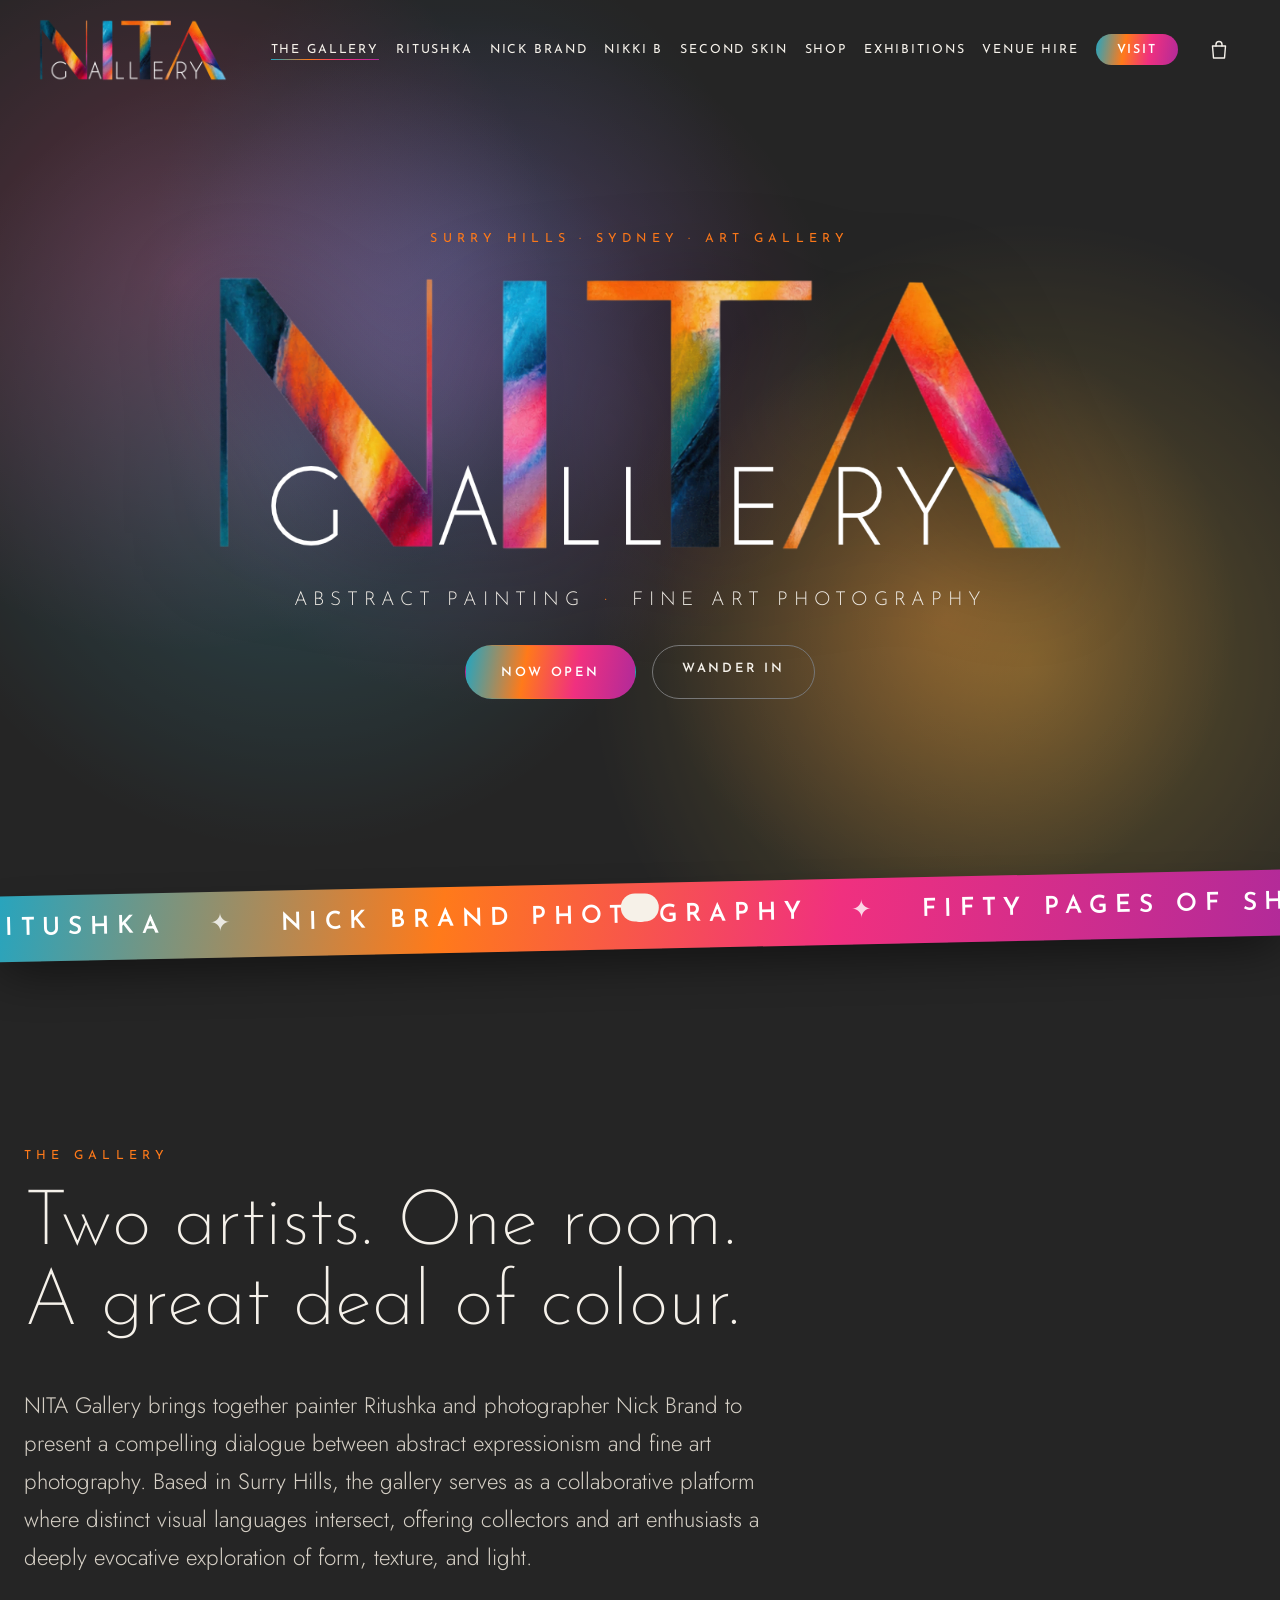
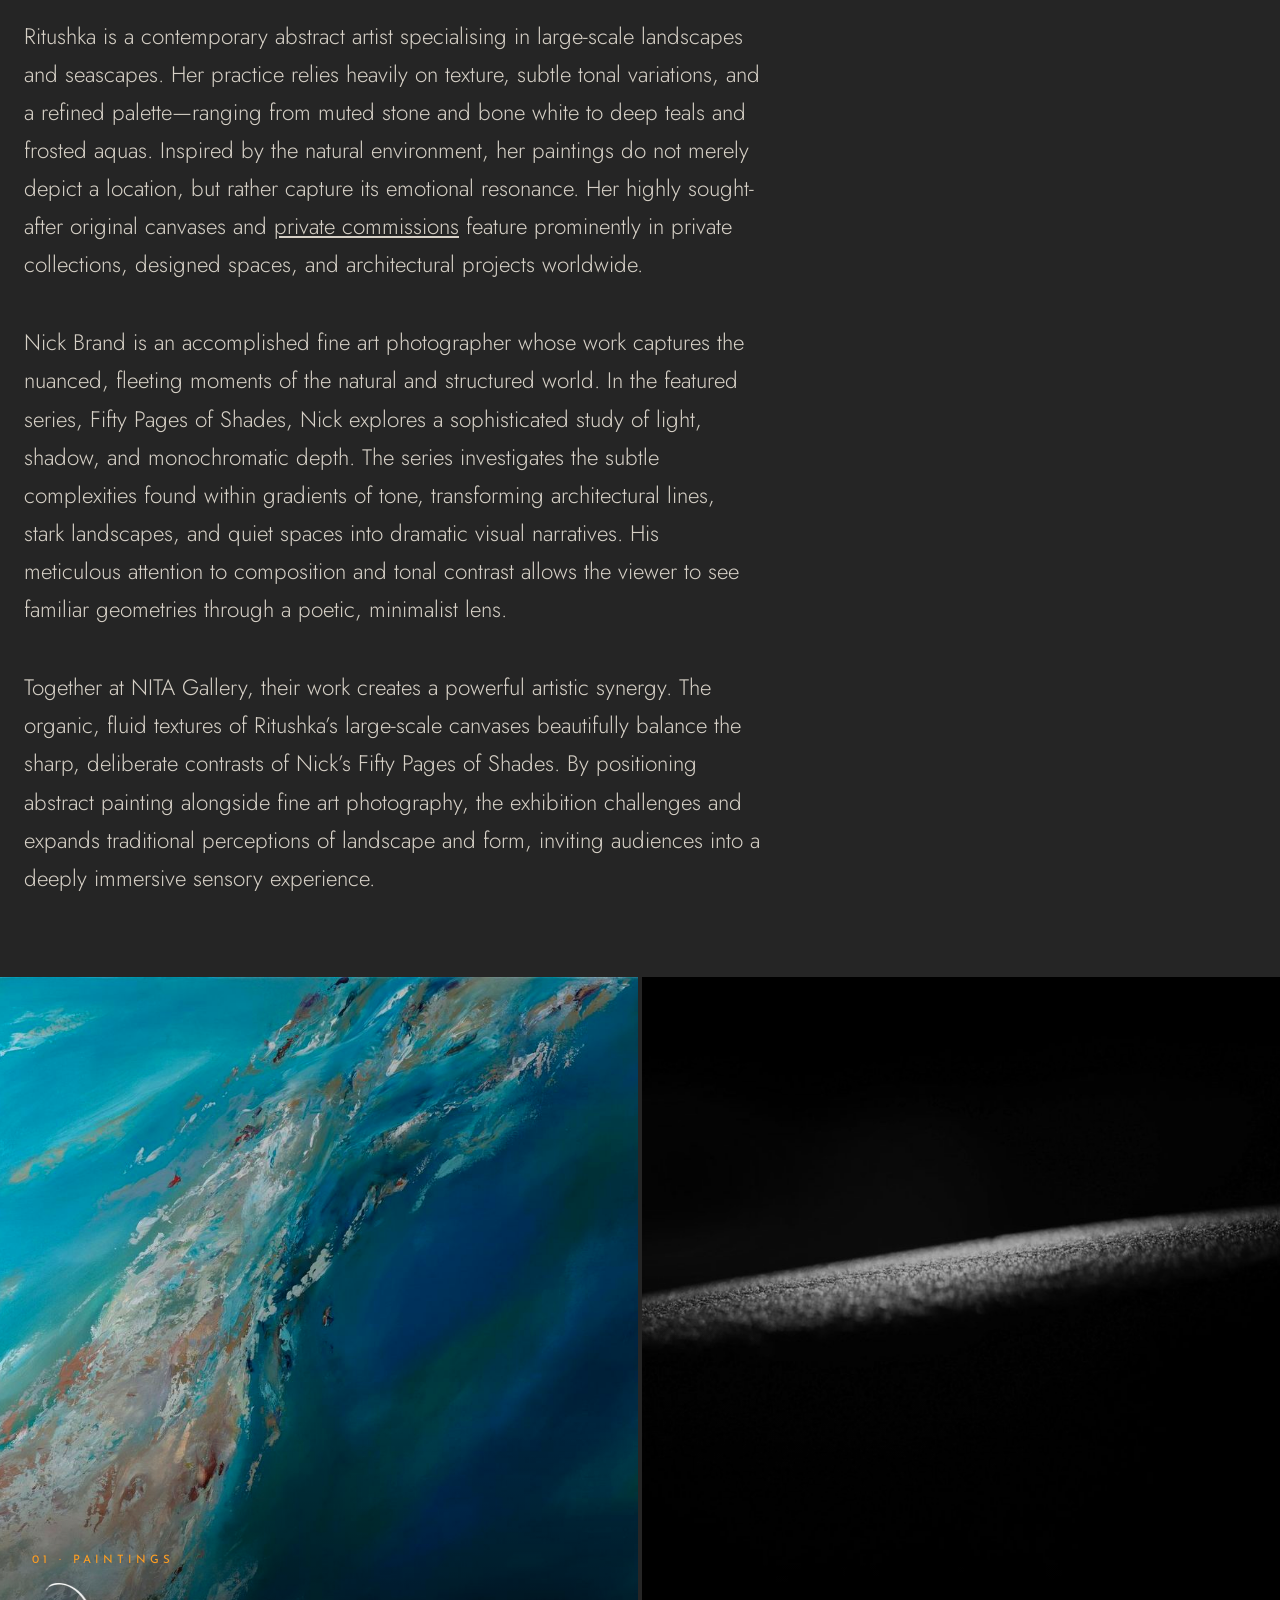
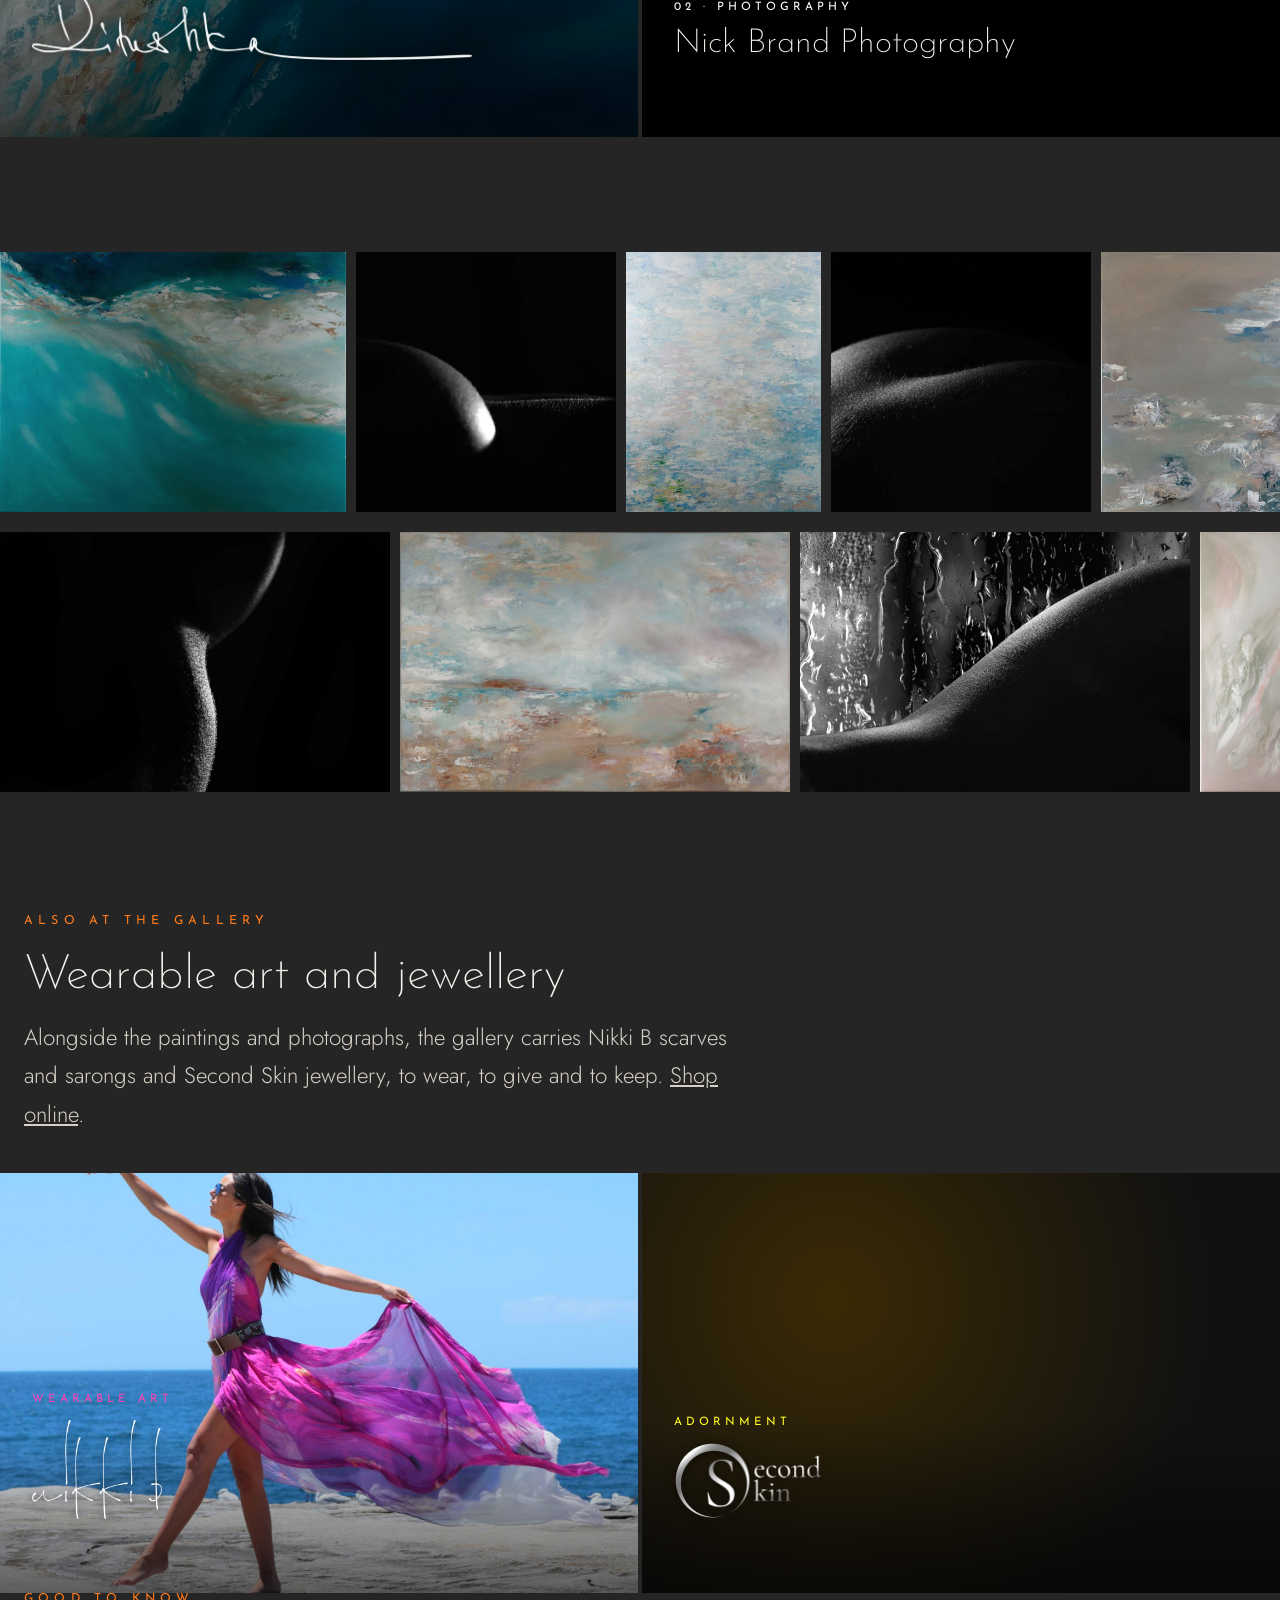
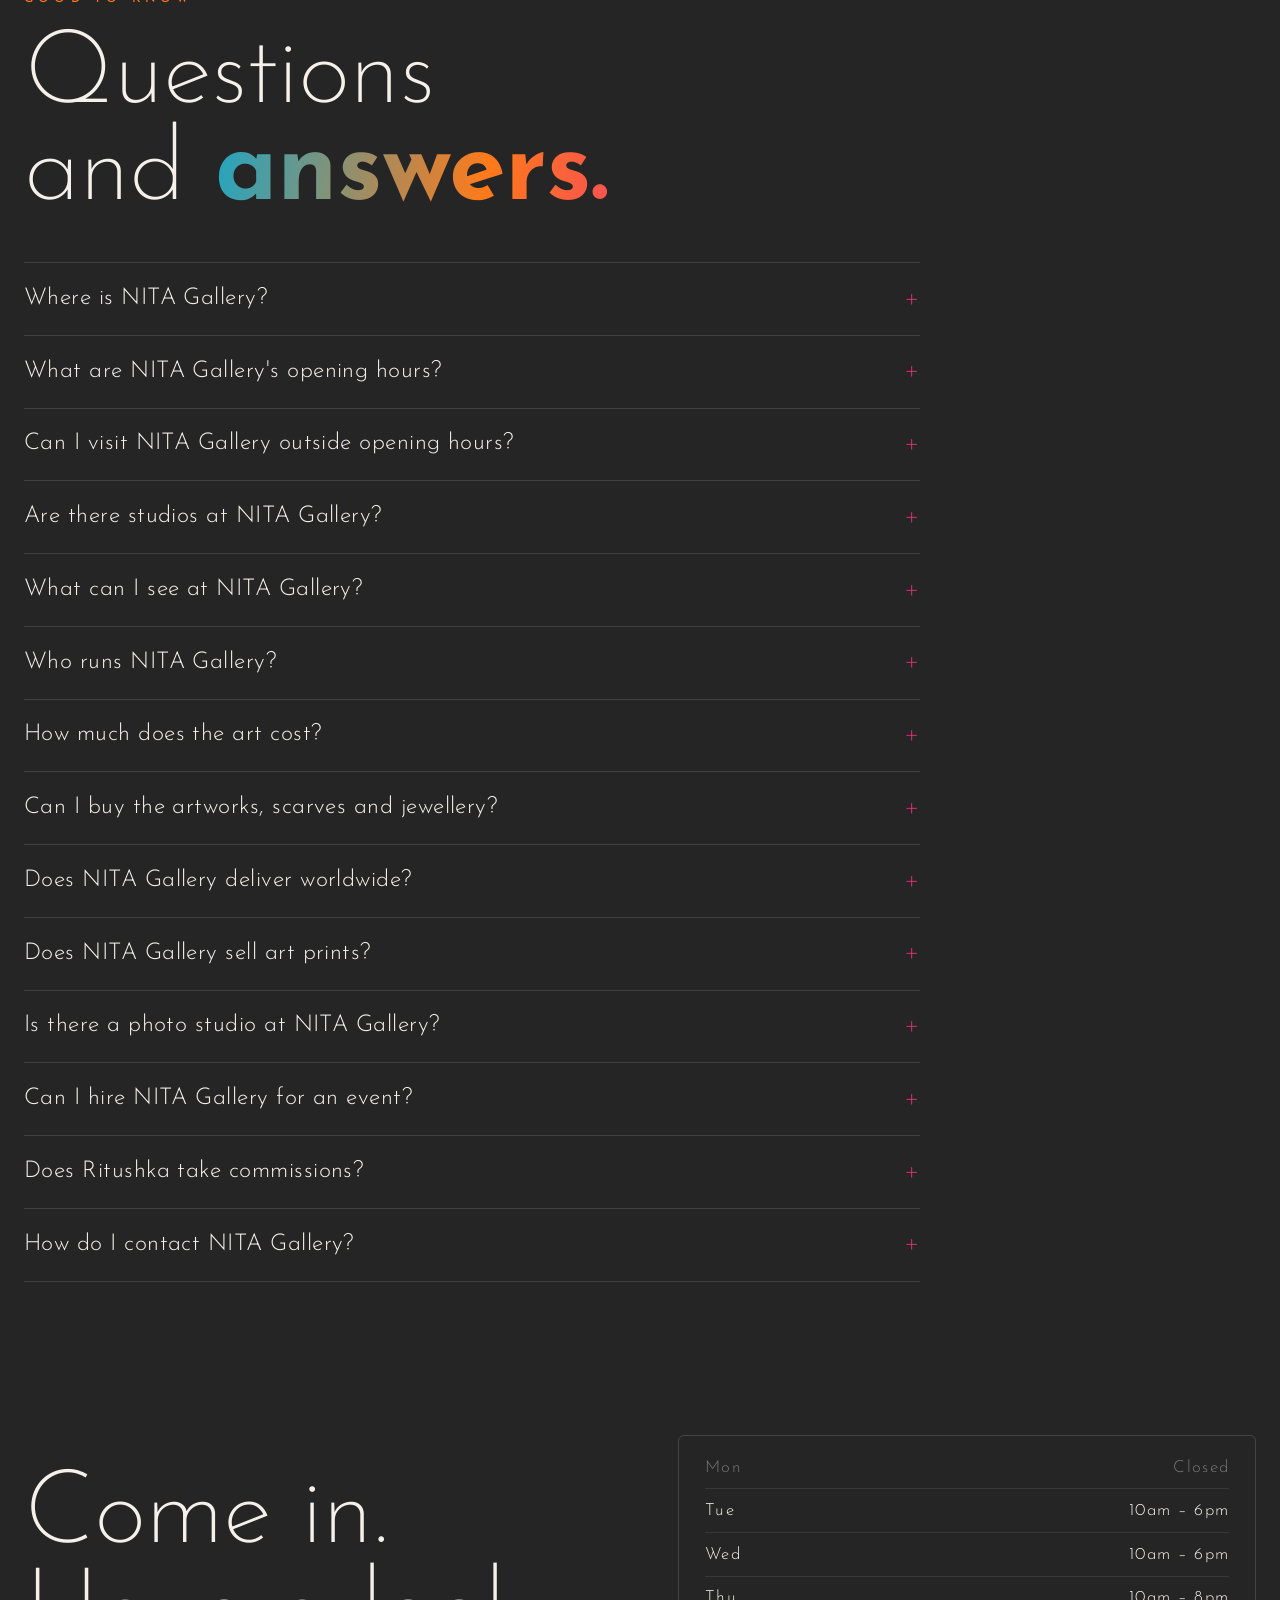
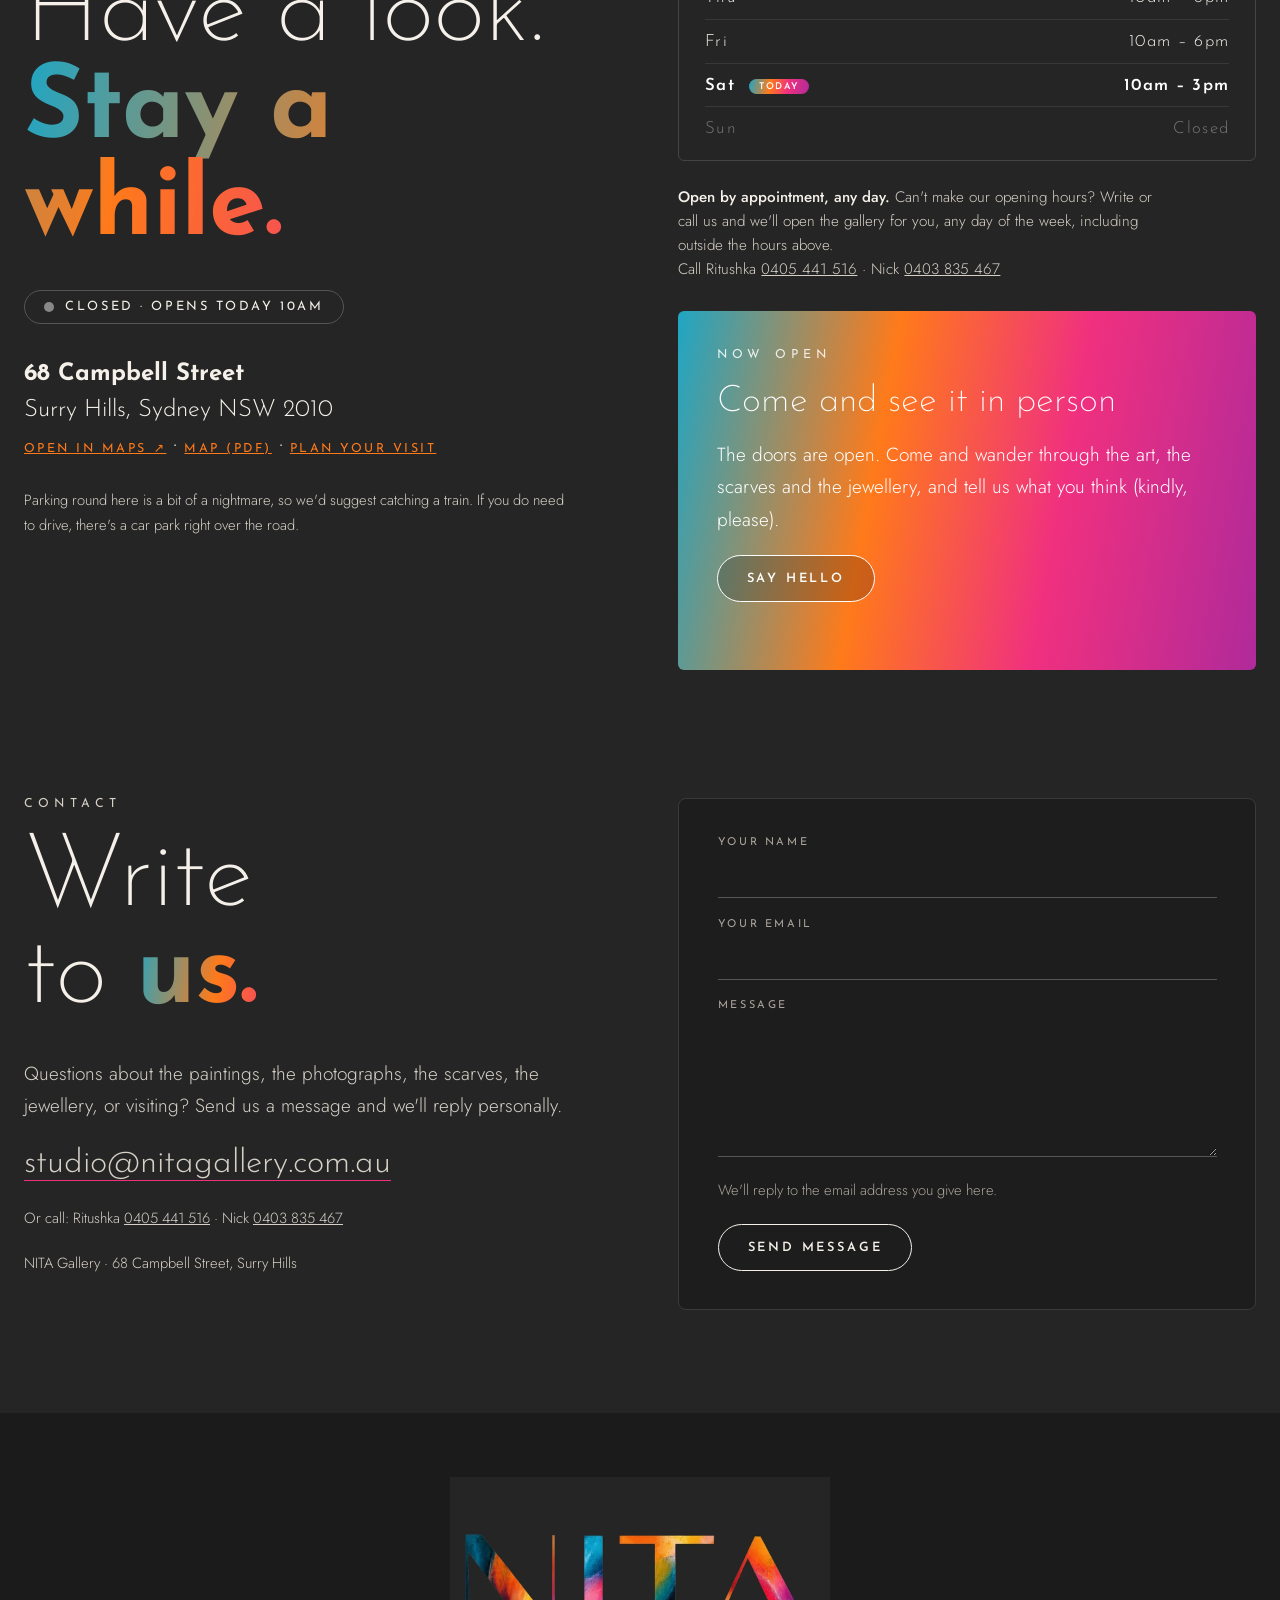
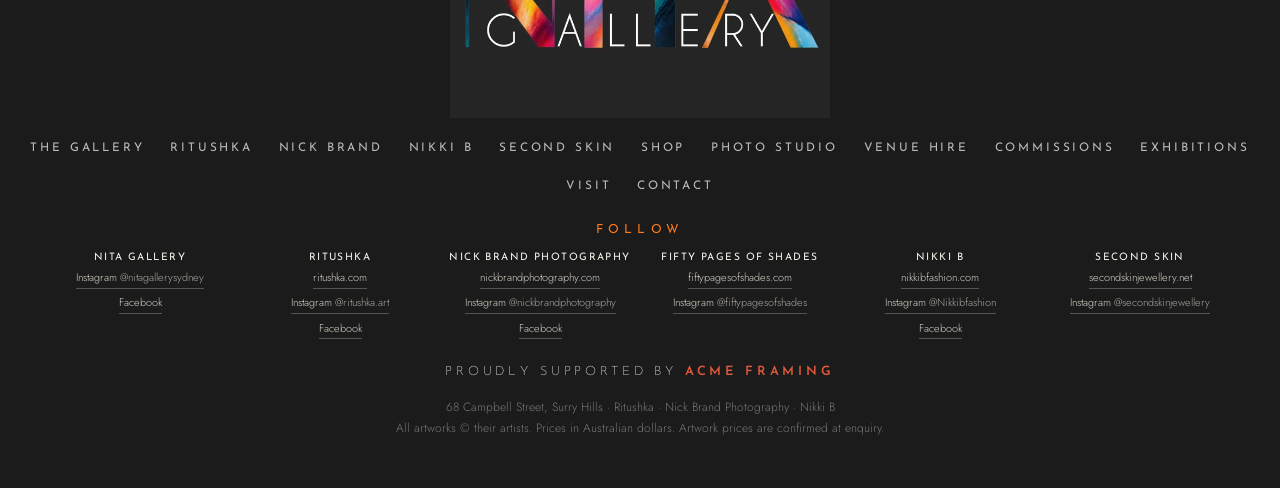
<file: index.html>
<!doctype html>
<html lang="en-AU">
<head>
<meta charset="utf-8">
<meta name="viewport" content="width=device-width, initial-scale=1">
<title>NITA Gallery | Art Gallery &amp; Studios in Surry Hills, Sydney</title>
<meta name="description" content="Art gallery with a painting studio and a photo studio at 68 Campbell Street, Surry Hills, Sydney. Paintings, photography, scarves and jewellery. Open Tue–Sat.">
<meta property="og:title" content="NITA Gallery | Art Gallery &amp; Studios in Surry Hills, Sydney">
<meta property="og:description" content="Art gallery with a painting studio and a photo studio at 68 Campbell Street, Surry Hills, Sydney. Paintings, photography, scarves and jewellery. Open Tue–Sat.">
<meta property="og:image" content="https://www.nitagallery.com.au/img/brand/og.jpg">
<meta property="og:url" content="https://www.nitagallery.com.au/">
<meta property="og:type" content="website">
<meta property="og:site_name" content="NITA Gallery">
<meta property="og:locale" content="en_AU">
<meta name="twitter:card" content="summary_large_image">
<link rel="canonical" href="https://www.nitagallery.com.au/">
<link rel="alternate" hreflang="en-au" href="https://www.nitagallery.com.au/">
<link rel="alternate" hreflang="x-default" href="https://www.nitagallery.com.au/">
<meta name="robots" content="index, follow, max-image-preview:large">
<meta name="theme-color" content="#252525">
<link rel="icon" href="img/brand/favicon.png">
<link rel="preconnect" href="https://fonts.googleapis.com">
<link rel="preconnect" href="https://fonts.gstatic.com" crossorigin>
<link rel="preload" as="style" href="https://fonts.googleapis.com/css2?family=Cormorant+Garamond:ital,wght@1,400;1,500&family=Josefin+Sans:wght@100;200;300;400;600;700&family=Jost:wght@300;400;500&display=swap" onload="this.onload=null;this.rel='stylesheet'">
<noscript><link rel="stylesheet" href="https://fonts.googleapis.com/css2?family=Cormorant+Garamond:ital,wght@1,400;1,500&family=Josefin+Sans:wght@100;200;300;400;600;700&family=Jost:wght@300;400;500&display=swap"></noscript>
<link rel="stylesheet" href="css/style.css?v=615239cf">
<link rel="stylesheet" href="css/bag.css?v=bcbfee5a">

<script>document.documentElement.classList.add('js')</script>
<script type="application/ld+json">{"@context":"https://schema.org","@type":"ArtGallery","@id":"https://www.nitagallery.com.au/#gallery","name":"NITA Gallery","url":"https://www.nitagallery.com.au/","logo":"https://www.nitagallery.com.au/img/brand/nita-logo-t.png","image":"https://www.nitagallery.com.au/img/brand/og.jpg","description":"Art gallery with a painting studio and a photo studio at 68 Campbell Street, Surry Hills, Sydney. Paintings, photography, scarves and jewellery, plus venue hire for events of up to 40 guests. Open Tue–Sat.","email":"studio@nitagallery.com.au","telephone":["+61 405 441 516","+61 403 835 467"],"sameAs":["https://www.instagram.com/nitagallerysydney/","https://www.facebook.com/NITAgallerySydney"],"address":{"@type":"PostalAddress","streetAddress":"68 Campbell Street","addressLocality":"Surry Hills","addressRegion":"NSW","postalCode":"2010","addressCountry":"AU"},"hasMap":"https://www.google.com/maps/search/?api=1&query=68+Campbell+Street+Surry+Hills+NSW+2010","areaServed":{"@type":"City","name":"Sydney"},"openingHoursSpecification":[{"@type":"OpeningHoursSpecification","dayOfWeek":["Tuesday","Wednesday","Friday"],"opens":"10:00","closes":"18:00"},{"@type":"OpeningHoursSpecification","dayOfWeek":"Thursday","opens":"10:00","closes":"20:00"},{"@type":"OpeningHoursSpecification","dayOfWeek":"Saturday","opens":"10:00","closes":"15:00"}],"founder":[{"@type":"Person","name":"Ritushka"},{"@type":"Person","name":"Nick Brand"}],"knowsAbout":["Abstract painting","Fine-art photography","Wearable art","Jewellery","Event venue hire"],"department":[{"@type":"LocalBusiness","name":"Ritushka painting studio at NITA Gallery","description":"Painting studio of abstract artist Ritushka.","address":{"@type":"PostalAddress","streetAddress":"68 Campbell Street","addressLocality":"Surry Hills","addressRegion":"NSW","postalCode":"2010","addressCountry":"AU"},"founder":{"@type":"Person","name":"Ritushka"}},{"@type":"LocalBusiness","name":"Nick Brand Photography studio at NITA Gallery","description":"Photo studio of fine-art photographer Nick Brand.","address":{"@type":"PostalAddress","streetAddress":"68 Campbell Street","addressLocality":"Surry Hills","addressRegion":"NSW","postalCode":"2010","addressCountry":"AU"},"founder":{"@type":"Person","name":"Nick Brand"}}],"currenciesAccepted":"AUD","makesOffer":[{"@type":"Offer","itemOffered":{"@id":"https://www.nitagallery.com.au/venue-hire#service"}},{"@type":"Offer","itemOffered":{"@id":"https://www.nitagallery.com.au/photo-studio#service"}},{"@type":"Offer","itemOffered":{"@id":"https://www.nitagallery.com.au/commissions#service"}}]}</script><script type="application/ld+json">{"@context":"https://schema.org","@type":"WebSite","@id":"https://www.nitagallery.com.au/#website","name":"NITA Gallery","url":"https://www.nitagallery.com.au/","inLanguage":"en-AU","publisher":{"@id":"https://www.nitagallery.com.au/#gallery"}}</script><script type="application/ld+json">{"@context":"https://schema.org","@type":"FAQPage","mainEntity":[{"@type":"Question","name":"Where is NITA Gallery?","acceptedAnswer":{"@type":"Answer","text":"NITA Gallery is at 68 Campbell Street, Surry Hills, Sydney NSW 2010. Parking nearby is difficult, so catching a train is suggested; if you do need to drive, there is a car park right across the road."}},{"@type":"Question","name":"What are NITA Gallery's opening hours?","acceptedAnswer":{"@type":"Answer","text":"NITA Gallery is open Tuesday and Wednesday 10am to 6pm, Thursday 10am to 8pm, Friday 10am to 6pm and Saturday 10am to 3pm. It is closed on Sunday and Monday, but the gallery is open by appointment any day, including outside these hours. To arrange a visit, call Ritushka on 0405 441 516 or Nick on 0403 835 467, or write to studio@nitagallery.com.au."}},{"@type":"Question","name":"Can I visit NITA Gallery outside opening hours?","acceptedAnswer":{"@type":"Answer","text":"Yes. NITA Gallery is open by appointment any day of the week, including outside the advertised opening hours. Call Ritushka on 0405 441 516 or Nick on 0403 835 467, or write to studio@nitagallery.com.au, to arrange a time."}},{"@type":"Question","name":"Are there studios at NITA Gallery?","acceptedAnswer":{"@type":"Answer","text":"Yes. Ritushka runs a painting studio and Nick Brand runs a photo studio at NITA Gallery, 68 Campbell Street, Surry Hills. To ask about either studio, write to studio@nitagallery.com.au or visit during opening hours."}},{"@type":"Question","name":"What can I see at NITA Gallery?","acceptedAnswer":{"@type":"Answer","text":"NITA Gallery shows abstract paintings by Ritushka, fine-art black-and-white photography by Nick Brand Photography (the Fifty Pages of Shades series), wearable art in the form of scarves and sarongs from the Nikki B label, and a cabinet of jewellery."}},{"@type":"Question","name":"Who runs NITA Gallery?","acceptedAnswer":{"@type":"Answer","text":"NITA Gallery was opened by two artists: Ritushka, an abstract painter who runs a painting studio there, and Nick Brand, a Sydney fine-art photographer with more than twenty years' experience who runs a photo studio there. It is named for the two of them."}},{"@type":"Question","name":"How much does the art cost?","acceptedAnswer":{"@type":"Answer","text":"Prices are in Australian dollars. Ritushka's available original paintings are currently from A$950 to A$2,950. Nick Brand Photography's Fifty Pages of Shades limited editions of 50 are priced by the size of print, so please inquire. Nikki B scarves and sarongs are AUD $120 each, and Second Skin jewellery prices are shown on each piece in the shop. Artwork prices are confirmed at enquiry."}},{"@type":"Question","name":"Can I buy the artworks, scarves and jewellery?","acceptedAnswer":{"@type":"Answer","text":"Yes. Paintings, Fifty Pages of Shades, Second Skin jewellery and Nikki B scarves and sarongs can be bought online in the shop at https://www.nitagallery.com.au/shop, or in the gallery at 68 Campbell Street. For anything priced on enquiry, visit the gallery or write to studio@nitagallery.com.au."}},{"@type":"Question","name":"Does NITA Gallery deliver worldwide?","acceptedAnswer":{"@type":"Answer","text":"Yes. The online shop delivers worldwide. The delivery price depends on the country, and you can see it in your cart before you pay. Payment is taken securely by Stripe, in Australian dollars."}},{"@type":"Question","name":"Does NITA Gallery sell art prints?","acceptedAnswer":{"@type":"Answer","text":"Yes. Ritushka's limited edition prints are sold in the online shop at https://www.nitagallery.com.au/shop. Each is an archival pigment giclee on cotton rag paper, hand-signed and numbered, in sizes from small to large, from AUD $100 unframed, printed to order in Sydney."}},{"@type":"Question","name":"Is there a photo studio at NITA Gallery?","acceptedAnswer":{"@type":"Answer","text":"Yes. Nick Brand Photography runs a working photo studio inside NITA Gallery at 68 Campbell Street, Surry Hills, where you can book a portrait session. See https://www.nitagallery.com.au/photo-studio."}},{"@type":"Question","name":"Can I hire NITA Gallery for an event?","acceptedAnswer":{"@type":"Answer","text":"Yes. NITA Gallery at 68 Campbell Street, Surry Hills can be hired for private events, Christmas parties, launches, workshops and photo shoots, for up to 40 guests, from $120 an hour. See https://www.nitagallery.com.au/venue-hire."}},{"@type":"Question","name":"Does Ritushka take commissions?","acceptedAnswer":{"@type":"Answer","text":"Yes. Ritushka paints commissioned abstract paintings for collectors, interior designers, corporate clients, hotels and hospitality venues. See https://www.nitagallery.com.au/commissions."}},{"@type":"Question","name":"How do I contact NITA Gallery?","acceptedAnswer":{"@type":"Answer","text":"Email studio@nitagallery.com.au, use the contact form on this page, or visit 68 Campbell Street, Surry Hills during opening hours."}}]}</script></head>
<body class="t-home">
<div class="loader" id="loader" aria-hidden="true">
  <img src="img/brand/nita-logo.webp" alt="">
  <div class="loader-bar"><i></i></div>
</div>
<div class="curtain start" id="curtain" aria-hidden="true"></div>
<div class="cursor" id="cursor" aria-hidden="true"><span></span></div>

<header class="nav" id="nav">
  <a href="/" class="wordmark" aria-label="NITA Gallery — home"><img src="img/brand/nita-logo-t-s.webp" alt="NITA Gallery" width="420" height="142"></a>
  <nav class="links" id="links" aria-label="Main">
    <a href="/" aria-current="page">The Gallery</a><a href="/ritushka">Ritushka</a><a href="/nick-brand">Nick Brand</a><a href="/nikki-b">Nikki B</a><a href="/jewellery">Second Skin</a><a href="/shop">Shop</a><a href="/exhibitions">Exhibitions</a><a href="/venue-hire">Venue hire</a>
    <a href="/#visit" class="pill">Visit</a>
  </nav>
  <button class="burger" id="burger" aria-label="Menu" aria-expanded="false"><i></i><i></i></button>
</header>

<main id="top">
<section class="hero" id="hero">
  <canvas id="blobs" aria-hidden="true"></canvas>
  <div class="hero-inner">
    <p class="eyebrow rv">Surry Hills · Sydney · Art gallery</p>
    <h1 class="logotype"><img src="img/brand/nita-logo-t.webp" alt="NITA Gallery, an art gallery in Surry Hills, Sydney" width="1081" height="366"></h1>
    <p class="hero-sub rv">Abstract painting <i>·</i> Fine art photography</p>
    <div class="hero-cta rv">
      <a class="btn lg magnetic" href="#visit"><span>Now open</span></a>
      <a class="btn ghost magnetic" href="#rooms"><span>Wander in</span></a>
    </div>
    <div class="countdown rv" id="countdown" hidden>
      <div><b id="cd-d">00</b><small>days</small></div>
      <div><b id="cd-h">00</b><small>hours</small></div>
      <div><b id="cd-m">00</b><small>mins</small></div>
      <div><b id="cd-s">00</b><small>secs</small></div>
      <p>until we open the doors<br><em>Thursday 29 October · 6pm</em></p>
    </div>
  </div>
</section>

<div class="marquee" aria-hidden="true">
  <div class="mq-track">
    <span>RITUSHKA <i>✦</i> NICK BRAND PHOTOGRAPHY <i>✦</i> FIFTY PAGES OF SHADES <i>✦</i> 68 CAMPBELL STREET <i>✦</i> SURRY HILLS <i>✦</i> </span>
    <span>RITUSHKA <i>✦</i> NICK BRAND PHOTOGRAPHY <i>✦</i> FIFTY PAGES OF SHADES <i>✦</i> 68 CAMPBELL STREET <i>✦</i> SURRY HILLS <i>✦</i> </span>
    <span>RITUSHKA <i>✦</i> NICK BRAND PHOTOGRAPHY <i>✦</i> FIFTY PAGES OF SHADES <i>✦</i> 68 CAMPBELL STREET <i>✦</i> SURRY HILLS <i>✦</i> </span>
    <span>RITUSHKA <i>✦</i> NICK BRAND PHOTOGRAPHY <i>✦</i> FIFTY PAGES OF SHADES <i>✦</i> 68 CAMPBELL STREET <i>✦</i> SURRY HILLS <i>✦</i> </span>
  </div>
</div>

<section class="intro" id="rooms">
  <div class="wrap">
    <p class="kicker rv">The Gallery</p>
    <h2 class="statement split" data-split>Two artists. One room. A great deal of colour.</h2>
    <p class="lede rv">NITA Gallery brings together painter Ritushka and photographer Nick Brand to present a compelling dialogue between abstract expressionism and fine art photography. Based in Surry Hills, the gallery serves as a collaborative platform where distinct visual languages intersect, offering collectors and art enthusiasts a deeply evocative exploration of form, texture, and light.</p>
    <p class="lede rv">Ritushka is a contemporary abstract artist specialising in large-scale landscapes and seascapes. Her practice relies heavily on texture, subtle tonal variations, and a refined palette—ranging from muted stone and bone white to deep teals and frosted aquas. Inspired by the natural environment, her paintings do not merely depict a location, but rather capture its emotional resonance. Her highly sought-after original canvases and <a href="/commissions">private commissions</a> feature prominently in private collections, designed spaces, and architectural projects worldwide.</p>
    <p class="lede rv">Nick Brand is an accomplished fine art photographer whose work captures the nuanced, fleeting moments of the natural and structured world. In the featured series, Fifty Pages of Shades, Nick explores a sophisticated study of light, shadow, and monochromatic depth. The series investigates the subtle complexities found within gradients of tone, transforming architectural lines, stark landscapes, and quiet spaces into dramatic visual narratives. His meticulous attention to composition and tonal contrast allows the viewer to see familiar geometries through a poetic, minimalist lens.</p>
    <p class="lede rv">Together at NITA Gallery, their work creates a powerful artistic synergy. The organic, fluid textures of Ritushka’s large-scale canvases beautifully balance the sharp, deliberate contrasts of Nick’s Fifty Pages of Shades. By positioning abstract painting alongside fine art photography, the exhibition challenges and expands traditional perceptions of landscape and form, inviting audiences into a deeply immersive sensory experience.</p>
  </div>
  <div class="rooms" id="roomsRow">
    <a class="room" href="/ritushka" style="--c:#ff7a1a">
      <img src="img/rit/desire-hi.jpg?v=1" alt="Desire, abstract painting by Ritushka" width="1400" height="1051" loading="lazy">
      <img class="alt" src="img/rit/sunrise-over-tokyo-hi.jpg?v=3" alt="Sunrise Over Tokyo, abstract painting by Ritushka" width="1400" height="1396" loading="lazy">
      <div class="room-t"><small>01 · Paintings</small><h3 class="sig"><img src="img/brand/ritushka-signature-white.png" alt="Ritushka" width="900" height="157"></h3><p>Large abstract landscapes and seascapes, built in translucent layers.</p><span class="arrow">Enter the room →</span></div>
    </a>
    <a class="room mono" href="/nick-brand" style="--c:#ffffff">
      <img src="img/bod/where-the-body-ends-and-atmosphere.jpg" alt="Where the Body Ends and Atmosphere Begins, black-and-white photograph by Nick Brand Photography" loading="lazy">
      <div class="room-t"><small>02 · Photography</small><h3 class="long">Nick Brand Photography</h3><p>Fifty Pages of Shades: the human form, rendered as landscape.</p><span class="arrow">Enter the room →</span></div>
    </a>
  </div>
</section>

<section class="ribbons" aria-label="A glimpse of the art">
  <div class="rb r1"><div class="rb-t"><a href="/ritushka" tabindex="-1"><img src="img/rit/approaching-destination.jpg?v=2" alt="Approaching Destination" loading="lazy"></a><a href="/nick-brand" tabindex="-1"><img src="img/bod/saturn.jpg" alt="Saturn" loading="lazy"></a><a href="/ritushka" tabindex="-1"><img src="img/rit/aqua-frost-thinking-of-you.jpg?v=2" alt="Aqua Frost — Thinking of You" loading="lazy"></a><a href="/nick-brand" tabindex="-1"><img src="img/bod/the-slow-rise-of-the-back.jpg" alt="The Slow Rise of the Back" loading="lazy"></a><a href="/ritushka" tabindex="-1"><img src="img/rit/blue-mountains.jpg?v=2" alt="Blue Mountains" loading="lazy"></a><a href="/nick-brand" tabindex="-1"><img src="img/bod/canyon-carved-into-the-landscape-of.jpg" alt="Canyon Carved Into the Landscape of the Body" loading="lazy"></a><a href="/ritushka" tabindex="-1"><img src="img/rit/bush.jpg?v=2" alt="Bush" loading="lazy"></a><a href="/nick-brand" tabindex="-1"><img src="img/bod/sand-dunes-of-the-sole.jpg" alt="Sand Dunes of the Sole" loading="lazy"></a><a href="/ritushka" tabindex="-1"><img src="img/rit/deliciousness.jpg?v=2" alt="Deliciousness" loading="lazy"></a><a href="/nick-brand" tabindex="-1"><img src="img/bod/where-the-body-ends-and-atmosphere.jpg" alt="Where the Body Ends and Atmosphere Begins" loading="lazy"></a><a href="/ritushka" tabindex="-1"><img src="img/rit/desire.jpg?v=2" alt="Desire" loading="lazy"></a><a href="/nick-brand" tabindex="-1"><img src="img/bod/hidden-seams.jpg" alt="Hidden Seams" loading="lazy"></a><a href="/ritushka" tabindex="-1"><img src="img/rit/horizon.jpg?v=2" alt="Horizon" loading="lazy"></a><a href="/nick-brand" tabindex="-1"><img src="img/bod/the-crease-that-deepens-when-no.jpg" alt="The Crease That Deepens When No One Is Watching" loading="lazy"></a><a href="/ritushka" tabindex="-1"><img src="img/rit/just-add-champagne.jpg?v=2" alt="Just Add Champagne" loading="lazy"></a><a href="/nick-brand" tabindex="-1"><img src="img/bod/skin-s-secret-conversation.jpg" alt="Skin’s Secret Conversation" loading="lazy"></a><a href="/ritushka" tabindex="-1"><img src="img/rit/marshmallow.jpg?v=2" alt="Marshmallow" loading="lazy"></a><a href="/ritushka" tabindex="-1"><img src="img/rit/paragliding.jpg?v=2" alt="Paragliding" loading="lazy"></a><a href="/ritushka" tabindex="-1"><img src="img/rit/peony-thinking-of-me.jpg?v=2" alt="Peony — Thinking of Me" loading="lazy"></a><a href="/ritushka" tabindex="-1"><img src="img/rit/peace-of-white-heaven.jpg?v=2" alt="Peace of White Heaven" loading="lazy"></a><a href="/ritushka" tabindex="-1"><img src="img/rit/approaching-destination.jpg?v=2" alt="Approaching Destination" loading="lazy"></a><a href="/nick-brand" tabindex="-1"><img src="img/bod/saturn.jpg" alt="Saturn" loading="lazy"></a><a href="/ritushka" tabindex="-1"><img src="img/rit/aqua-frost-thinking-of-you.jpg?v=2" alt="Aqua Frost — Thinking of You" loading="lazy"></a><a href="/nick-brand" tabindex="-1"><img src="img/bod/the-slow-rise-of-the-back.jpg" alt="The Slow Rise of the Back" loading="lazy"></a><a href="/ritushka" tabindex="-1"><img src="img/rit/blue-mountains.jpg?v=2" alt="Blue Mountains" loading="lazy"></a><a href="/nick-brand" tabindex="-1"><img src="img/bod/canyon-carved-into-the-landscape-of.jpg" alt="Canyon Carved Into the Landscape of the Body" loading="lazy"></a><a href="/ritushka" tabindex="-1"><img src="img/rit/bush.jpg?v=2" alt="Bush" loading="lazy"></a><a href="/nick-brand" tabindex="-1"><img src="img/bod/sand-dunes-of-the-sole.jpg" alt="Sand Dunes of the Sole" loading="lazy"></a><a href="/ritushka" tabindex="-1"><img src="img/rit/deliciousness.jpg?v=2" alt="Deliciousness" loading="lazy"></a><a href="/nick-brand" tabindex="-1"><img src="img/bod/where-the-body-ends-and-atmosphere.jpg" alt="Where the Body Ends and Atmosphere Begins" loading="lazy"></a><a href="/ritushka" tabindex="-1"><img src="img/rit/desire.jpg?v=2" alt="Desire" loading="lazy"></a><a href="/nick-brand" tabindex="-1"><img src="img/bod/hidden-seams.jpg" alt="Hidden Seams" loading="lazy"></a><a href="/ritushka" tabindex="-1"><img src="img/rit/horizon.jpg?v=2" alt="Horizon" loading="lazy"></a><a href="/nick-brand" tabindex="-1"><img src="img/bod/the-crease-that-deepens-when-no.jpg" alt="The Crease That Deepens When No One Is Watching" loading="lazy"></a><a href="/ritushka" tabindex="-1"><img src="img/rit/just-add-champagne.jpg?v=2" alt="Just Add Champagne" loading="lazy"></a><a href="/nick-brand" tabindex="-1"><img src="img/bod/skin-s-secret-conversation.jpg" alt="Skin’s Secret Conversation" loading="lazy"></a><a href="/ritushka" tabindex="-1"><img src="img/rit/marshmallow.jpg?v=2" alt="Marshmallow" loading="lazy"></a><a href="/ritushka" tabindex="-1"><img src="img/rit/paragliding.jpg?v=2" alt="Paragliding" loading="lazy"></a><a href="/ritushka" tabindex="-1"><img src="img/rit/peony-thinking-of-me.jpg?v=2" alt="Peony — Thinking of Me" loading="lazy"></a><a href="/ritushka" tabindex="-1"><img src="img/rit/peace-of-white-heaven.jpg?v=2" alt="Peace of White Heaven" loading="lazy"></a></div></div>
  <div class="rb r2"><div class="rb-t"><a href="/nick-brand" tabindex="-1"><img src="img/bod/the-place-hands-find.jpg" alt="The Place Hands Find" loading="lazy"></a><a href="/ritushka" tabindex="-1"><img src="img/rit/plateau.jpg?v=2" alt="Plateau" loading="lazy"></a><a href="/nick-brand" tabindex="-1"><img src="img/bod/the-body-behind-the-weather.jpg" alt="The Body Behind the Weather" loading="lazy"></a><a href="/ritushka" tabindex="-1"><img src="img/rit/river-of-my-thoughts.jpg?v=2" alt="River of My Thoughts" loading="lazy"></a><a href="/nick-brand" tabindex="-1"><img src="img/bod/the-shadow-beneath-the-reach.jpg" alt="The Shadow Beneath the Reach" loading="lazy"></a><a href="/ritushka" tabindex="-1"><img src="img/rit/set-sail.jpg?v=2" alt="Set Sail" loading="lazy"></a><a href="/nick-brand" tabindex="-1"><img src="img/bod/the-angle-of-the-body-in-love-with.jpg" alt="The Angle of the Body in Love With Stillness" loading="lazy"></a><a href="/ritushka" tabindex="-1"><img src="img/rit/shoreham.jpg?v=2" alt="Shoreham" loading="lazy"></a><a href="/nick-brand" tabindex="-1"><img src="img/bod/the-soft-angle.jpg" alt="The Soft Angle" loading="lazy"></a><a href="/ritushka" tabindex="-1"><img src="img/rit/soft-awakening.jpg?v=2" alt="Soft Awakening" loading="lazy"></a><a href="/nick-brand" tabindex="-1"><img src="img/bod/black-velvet.jpg" alt="Black Velvet" loading="lazy"></a><a href="/ritushka" tabindex="-1"><img src="img/rit/softly-loving-dreamscape.jpg?v=2" alt="Softly Loving Dreamscape" loading="lazy"></a><a href="/nick-brand" tabindex="-1"><img src="img/bod/the-meeting-of-two-quiet-planes.jpg" alt="The Meeting of Two Quiet Planes" loading="lazy"></a><a href="/ritushka" tabindex="-1"><img src="img/rit/sunrise-over-tokyo.jpg?v=2" alt="Sunrise Over Tokyo" loading="lazy"></a><a href="/nick-brand" tabindex="-1"><img src="img/bod/the-place-where-skin-forgets-it-ends.jpg" alt="The Place Where Skin Forgets It Ends" loading="lazy"></a><a href="/ritushka" tabindex="-1"><img src="img/rit/the-apostles.jpg?v=2" alt="The Apostles" loading="lazy"></a><a href="/nick-brand" tabindex="-1"><img src="img/bod/the-line-that-holds-the-dark.jpg" alt="The Line That Holds the Dark" loading="lazy"></a><a href="/ritushka" tabindex="-1"><img src="img/rit/turbulence.jpg?v=2" alt="Turbulence" loading="lazy"></a><a href="/ritushka" tabindex="-1"><img src="img/rit/turquoise-tuesday.jpg?v=2" alt="Turquoise Tuesday" loading="lazy"></a><a href="/ritushka" tabindex="-1"><img src="img/rit/urban-jungle.jpg?v=2" alt="Urban Jungle" loading="lazy"></a><a href="/ritushka" tabindex="-1"><img src="img/rit/without-sweet-harmony.jpg?v=2" alt="Without Sweet Harmony" loading="lazy"></a><a href="/nick-brand" tabindex="-1"><img src="img/bod/the-place-hands-find.jpg" alt="The Place Hands Find" loading="lazy"></a><a href="/ritushka" tabindex="-1"><img src="img/rit/plateau.jpg?v=2" alt="Plateau" loading="lazy"></a><a href="/nick-brand" tabindex="-1"><img src="img/bod/the-body-behind-the-weather.jpg" alt="The Body Behind the Weather" loading="lazy"></a><a href="/ritushka" tabindex="-1"><img src="img/rit/river-of-my-thoughts.jpg?v=2" alt="River of My Thoughts" loading="lazy"></a><a href="/nick-brand" tabindex="-1"><img src="img/bod/the-shadow-beneath-the-reach.jpg" alt="The Shadow Beneath the Reach" loading="lazy"></a><a href="/ritushka" tabindex="-1"><img src="img/rit/set-sail.jpg?v=2" alt="Set Sail" loading="lazy"></a><a href="/nick-brand" tabindex="-1"><img src="img/bod/the-angle-of-the-body-in-love-with.jpg" alt="The Angle of the Body in Love With Stillness" loading="lazy"></a><a href="/ritushka" tabindex="-1"><img src="img/rit/shoreham.jpg?v=2" alt="Shoreham" loading="lazy"></a><a href="/nick-brand" tabindex="-1"><img src="img/bod/the-soft-angle.jpg" alt="The Soft Angle" loading="lazy"></a><a href="/ritushka" tabindex="-1"><img src="img/rit/soft-awakening.jpg?v=2" alt="Soft Awakening" loading="lazy"></a><a href="/nick-brand" tabindex="-1"><img src="img/bod/black-velvet.jpg" alt="Black Velvet" loading="lazy"></a><a href="/ritushka" tabindex="-1"><img src="img/rit/softly-loving-dreamscape.jpg?v=2" alt="Softly Loving Dreamscape" loading="lazy"></a><a href="/nick-brand" tabindex="-1"><img src="img/bod/the-meeting-of-two-quiet-planes.jpg" alt="The Meeting of Two Quiet Planes" loading="lazy"></a><a href="/ritushka" tabindex="-1"><img src="img/rit/sunrise-over-tokyo.jpg?v=2" alt="Sunrise Over Tokyo" loading="lazy"></a><a href="/nick-brand" tabindex="-1"><img src="img/bod/the-place-where-skin-forgets-it-ends.jpg" alt="The Place Where Skin Forgets It Ends" loading="lazy"></a><a href="/ritushka" tabindex="-1"><img src="img/rit/the-apostles.jpg?v=2" alt="The Apostles" loading="lazy"></a><a href="/nick-brand" tabindex="-1"><img src="img/bod/the-line-that-holds-the-dark.jpg" alt="The Line That Holds the Dark" loading="lazy"></a><a href="/ritushka" tabindex="-1"><img src="img/rit/turbulence.jpg?v=2" alt="Turbulence" loading="lazy"></a><a href="/ritushka" tabindex="-1"><img src="img/rit/turquoise-tuesday.jpg?v=2" alt="Turquoise Tuesday" loading="lazy"></a><a href="/ritushka" tabindex="-1"><img src="img/rit/urban-jungle.jpg?v=2" alt="Urban Jungle" loading="lazy"></a><a href="/ritushka" tabindex="-1"><img src="img/rit/without-sweet-harmony.jpg?v=2" alt="Without Sweet Harmony" loading="lazy"></a></div></div>
</section>

<section class="also" id="also" aria-labelledby="alsoH">
  <div class="wrap">
    <p class="kicker rv">Also at the gallery</p>
    <h2 class="also-h rv" id="alsoH">Wearable art and jewellery</h2>
    <p class="lede rv">Alongside the paintings and photographs, the gallery carries Nikki&nbsp;B scarves and sarongs and Second Skin jewellery, to wear, to give and to keep. <a href="/shop">Shop online</a>.</p>
  </div>
  <div class="rooms small">
    <a class="room" href="/nikki-b" style="--c:#e0338b">
      <img src="img/brand/nikki-hero.jpg" alt="A model dancing in a Nikki B scarf by the sea" loading="lazy">
      <div class="room-t"><small>Wearable art</small><h3 class="sig"><img src="img/brand/nikki-logo-t-white.png" alt="Nikki B" width="800" height="611"></h3><p>Scarves &amp; sarongs. Wrap your body in art.</p><span class="arrow">Enter the room →</span></div>
    </a>
    <a class="room sparkle" href="/jewellery" style="--c:#ffc21a">
      <canvas class="spark-c"></canvas>
      <div class="room-t"><small>Adornment</small><h3 class="sig"><img src="img/ss/logo-t-lift-s.png" alt="Second Skin" width="600" height="310"></h3><p>Jewellery to wear and to keep. Shop online.</p><span class="arrow">Peek in →</span></div>
    </a>
  </div>
</section>

<section class="sec faq" id="faq" aria-labelledby="faqh">
  <div class="wrap">
    <p class="kicker rv">Good to know</p>
    <h2 class="big rv" id="faqh">Questions<br>and <em>answers.</em></h2>
    <div class="qa-list rv"><details class="qa"><summary>Where is NITA Gallery?</summary><p>NITA Gallery is at 68 Campbell Street, Surry Hills, Sydney NSW 2010. Parking nearby is difficult, so catching a train is suggested; if you do need to drive, there is a car park right across the road.</p></details><details class="qa"><summary>What are NITA Gallery&#x27;s opening hours?</summary><p>NITA Gallery is open Tuesday and Wednesday 10am to 6pm, Thursday 10am to 8pm, Friday 10am to 6pm and Saturday 10am to 3pm. It is closed on Sunday and Monday, but the gallery is open by appointment any day, including outside these hours. To arrange a visit, call Ritushka on 0405 441 516 or Nick on 0403 835 467, or write to studio@nitagallery.com.au.</p></details><details class="qa"><summary>Can I visit NITA Gallery outside opening hours?</summary><p>Yes. NITA Gallery is open by appointment any day of the week, including outside the advertised opening hours. Call Ritushka on 0405 441 516 or Nick on 0403 835 467, or write to studio@nitagallery.com.au, to arrange a time.</p></details><details class="qa"><summary>Are there studios at NITA Gallery?</summary><p>Yes. Ritushka runs a painting studio and Nick Brand runs a photo studio at NITA Gallery, 68 Campbell Street, Surry Hills. To ask about either studio, write to studio@nitagallery.com.au or visit during opening hours.</p></details><details class="qa"><summary>What can I see at NITA Gallery?</summary><p>NITA Gallery shows abstract paintings by Ritushka, fine-art black-and-white photography by Nick Brand Photography (the Fifty Pages of Shades series), wearable art in the form of scarves and sarongs from the Nikki B label, and a cabinet of jewellery.</p></details><details class="qa"><summary>Who runs NITA Gallery?</summary><p>NITA Gallery was opened by two artists: Ritushka, an abstract painter who runs a painting studio there, and Nick Brand, a Sydney fine-art photographer with more than twenty years&#x27; experience who runs a photo studio there. It is named for the two of them.</p></details><details class="qa"><summary>How much does the art cost?</summary><p>Prices are in Australian dollars. Ritushka&#x27;s available original paintings are currently from A$950 to A$2,950. Nick Brand Photography&#x27;s Fifty Pages of Shades limited editions of 50 are priced by the size of print, so please inquire. Nikki B scarves and sarongs are AUD $120 each, and Second Skin jewellery prices are shown on each piece in the shop. Artwork prices are confirmed at enquiry.</p></details><details class="qa"><summary>Can I buy the artworks, scarves and jewellery?</summary><p>Yes. Paintings, Fifty Pages of Shades, Second Skin jewellery and Nikki B scarves and sarongs can be bought online in the shop at https://www.nitagallery.com.au/shop, or in the gallery at 68 Campbell Street. For anything priced on enquiry, visit the gallery or write to studio@nitagallery.com.au.</p></details><details class="qa"><summary>Does NITA Gallery deliver worldwide?</summary><p>Yes. The online shop delivers worldwide. The delivery price depends on the country, and you can see it in your cart before you pay. Payment is taken securely by Stripe, in Australian dollars.</p></details><details class="qa"><summary>Does NITA Gallery sell art prints?</summary><p>Yes. Ritushka&#x27;s limited edition prints are sold in the online shop at https://www.nitagallery.com.au/shop. Each is an archival pigment giclee on cotton rag paper, hand-signed and numbered, in sizes from small to large, from AUD $100 unframed, printed to order in Sydney.</p></details><details class="qa"><summary>Is there a photo studio at NITA Gallery?</summary><p>Yes. Nick Brand Photography runs a working photo studio inside NITA Gallery at 68 Campbell Street, Surry Hills, where you can book a portrait session. See https://www.nitagallery.com.au/photo-studio.</p></details><details class="qa"><summary>Can I hire NITA Gallery for an event?</summary><p>Yes. NITA Gallery at 68 Campbell Street, Surry Hills can be hired for private events, Christmas parties, launches, workshops and photo shoots, for up to 40 guests, from $120 an hour. See <a href="/venue-hire">nitagallery.com.au/venue-hire</a>.</p></details><details class="qa"><summary>Does Ritushka take commissions?</summary><p>Yes. Ritushka paints commissioned abstract paintings for collectors, interior designers, corporate clients, hotels and hospitality venues. See https://www.nitagallery.com.au/commissions.</p></details><details class="qa"><summary>How do I contact NITA Gallery?</summary><p>Email studio@nitagallery.com.au, use the contact form on this page, or visit 68 Campbell Street, Surry Hills during opening hours.</p></details></div>
  </div>
</section>
<section class="sec visit" id="visit">
  <div class="wrap grid2">
    <div class="copy">
      <p class="kicker rv">Visit</p>
      <h2 class="big rv">Come in.<br>Have a look.<br><em>Stay a while.</em></h2>
      <div class="open-now rv" data-opennow><i></i><span>See opening hours below</span></div>
      <address class="rv">
        <b>68 Campbell Street</b><br>Surry Hills, Sydney NSW 2010<br>
        <a href="https://www.google.com/maps/search/?api=1&query=68+Campbell+Street+Surry+Hills+NSW" target="_blank" rel="noopener">Open in Maps ↗</a> · <a href="nita-gallery-map.pdf" target="_blank" rel="noopener">Map (PDF)</a> · <a href="/visit">Plan your visit</a>
      </address>
      <p class="rv small">Parking round here is a bit of a nightmare, so we'd suggest catching a train. If you do need to drive, there's a car park right over the road.</p>
    </div>
    <div class="side">
      <div class="hours rv" data-hours aria-label="Opening hours"><div class="closed"><span>Mon</span><span>Closed</span></div><div class=""><span>Tue</span><span>10am – 6pm</span></div><div class=""><span>Wed</span><span>10am – 6pm</span></div><div class=""><span>Thu</span><span>10am – 8pm</span></div><div class=""><span>Fri</span><span>10am – 6pm</span></div><div class=""><span>Sat</span><span>10am – 3pm</span></div><div class="closed"><span>Sun</span><span>Closed</span></div></div>
      <p class="appt rv"><b>Open by appointment, any day.</b> Can't make our opening hours? Write or call us and we'll open the gallery for you, any day of the week, including outside the hours above.<br>Call Ritushka <a href="tel:0405441516">0405 441 516</a> · Nick <a href="tel:0403835467">0403 835 467</a></p>
      <div class="invite rv">
        <p class="kicker">Now open</p>
        <h3>Come and see it in person</h3>
        <p>The doors are open. Come and wander through the art, the scarves and the jewellery, and tell us what you think (kindly, please).</p>
        <p><a class="btn magnetic" data-mail="gallery" data-subject="Visiting NITA Gallery" href="#"><span>Say hello</span></a></p>
      </div>
    </div>
  </div>
</section>

<section class="sec contact" id="contact">
  <div class="wrap grid2">
    <div class="copy">
      <p class="kicker rv">Contact</p>
      <h2 class="big rv">Write<br>to <em>us.</em></h2>
      <p class="rv">Questions about the paintings, the photographs, the scarves, the jewellery, or visiting? Send us a message and we'll reply personally.</p>
      <p class="rv big-mail"><a href="mailto:studio@nitagallery.com.au">studio@nitagallery.com.au</a></p>
      <p class="rv small">Or call: Ritushka <a href="tel:0405441516">0405 441 516</a> · Nick <a href="tel:0403835467">0403 835 467</a></p>
      <p class="rv small">NITA Gallery · 68 Campbell Street, Surry Hills</p>
    </div>
    <form class="c-form rv" id="contactForm" novalidate>
      <label>Your name<input name="name" autocomplete="name" required maxlength="100"></label>
      <label>Your email<input name="email" type="email" autocomplete="email" required maxlength="200"></label>
      <label>Message<textarea name="message" rows="5" required maxlength="4000"></textarea></label>
      <label class="hp" aria-hidden="true">Website<input name="website" tabindex="-1" autocomplete="off"></label>
      <p class="small" id="cfNote">We'll reply to the email address you give here.</p>
      <button class="btn magnetic" type="submit"><span>Send message</span></button>
    </form>
  </div>
</section>

</main>

<footer class="foot">
  <img src="img/brand/nita-logo.webp" alt="NITA Gallery">
  <nav aria-label="Footer"><a href="/">The Gallery</a><a href="/ritushka">Ritushka</a><a href="/nick-brand">Nick Brand</a><a href="/nikki-b">Nikki B</a><a href="/jewellery">Second Skin</a><a href="/shop">Shop</a><a href="/photo-studio">Photo studio</a><a href="/venue-hire">Venue hire</a><a href="/commissions">Commissions</a><a href="/exhibitions">Exhibitions</a><a href="/visit">Visit</a><a href="/#contact">Contact</a></nav>
  <div class="social"><p class="kicker">Follow</p><ul><li><b>NITA Gallery</b><a href="https://www.instagram.com/nitagallerysydney/" target="_blank" rel="me noopener">Instagram <span>@nitagallerysydney</span></a><a href="https://www.facebook.com/NITAgallerySydney" target="_blank" rel="me noopener">Facebook</a></li><li><b>Ritushka</b><a href="https://www.ritushka.com" target="_blank" rel="noopener">ritushka.com</a><a href="https://www.instagram.com/ritushka.art/" target="_blank" rel="me noopener">Instagram <span>@ritushka.art</span></a><a href="https://www.facebook.com/Ritushka.art" target="_blank" rel="me noopener">Facebook</a></li><li><b>Nick Brand Photography</b><a href="https://www.nickbrandphotography.com" target="_blank" rel="noopener">nickbrandphotography.com</a><a href="https://www.instagram.com/nickbrandphotography/" target="_blank" rel="me noopener">Instagram <span>@nickbrandphotography</span></a><a href="https://www.facebook.com/nickbrandphotography/" target="_blank" rel="me noopener">Facebook</a></li><li><b>Fifty Pages of Shades</b><a href="https://www.fiftypagesofshades.com" target="_blank" rel="noopener">fiftypagesofshades.com</a><a href="https://www.instagram.com/fiftypagesofshades/" target="_blank" rel="me noopener">Instagram <span>@fiftypagesofshades</span></a></li><li><b>Nikki B</b><a href="https://www.nikkibfashion.com" target="_blank" rel="noopener">nikkibfashion.com</a><a href="https://www.instagram.com/Nikkibfashion/" target="_blank" rel="me noopener">Instagram <span>@Nikkibfashion</span></a><a href="https://www.facebook.com/nikkibfashion" target="_blank" rel="me noopener">Facebook</a></li><li><b>Second Skin</b><a href="https://www.secondskinjewellery.net" target="_blank" rel="noopener">secondskinjewellery.net</a><a href="https://www.instagram.com/secondskinjewellery/" target="_blank" rel="me noopener">Instagram <span>@secondskinjewellery</span></a></li></ul></div>
  <p class="support">Proudly supported by <b>ACME Framing</b></p>
  <p class="fine">68 Campbell Street, Surry Hills · Ritushka · Nick Brand Photography · Nikki B<br>
  All artworks © their artists. Prices in Australian dollars. Artwork prices are confirmed at enquiry.</p>
</footer>

<div class="modal" id="modal" hidden role="dialog" aria-modal="true" aria-label="Details">
  <button class="m-close" id="mClose" aria-label="Close">✕</button>
  <button class="m-nav prev" id="mPrev" aria-label="Previous">←</button>
  <button class="m-nav next" id="mNext" aria-label="Next">→</button>
  <div class="m-body">
    <div class="m-img"><img id="mImg" alt=""><div class="m-thumbs" id="mThumbs"></div></div>
    <div class="m-info" id="mInfo"></div>
  </div>
</div>

<script src="data.js?v=bd5b2ae9"></script>
<script src="js/common.js?v=4e7cf535"></script>
<script src="js/bag.js?v=9c532951"></script>
<script src="js/frames.js?v=ae7ba2aa"></script>
<script src="js/home.js?v=1ead7f08"></script>
</body>
</html>
</file>
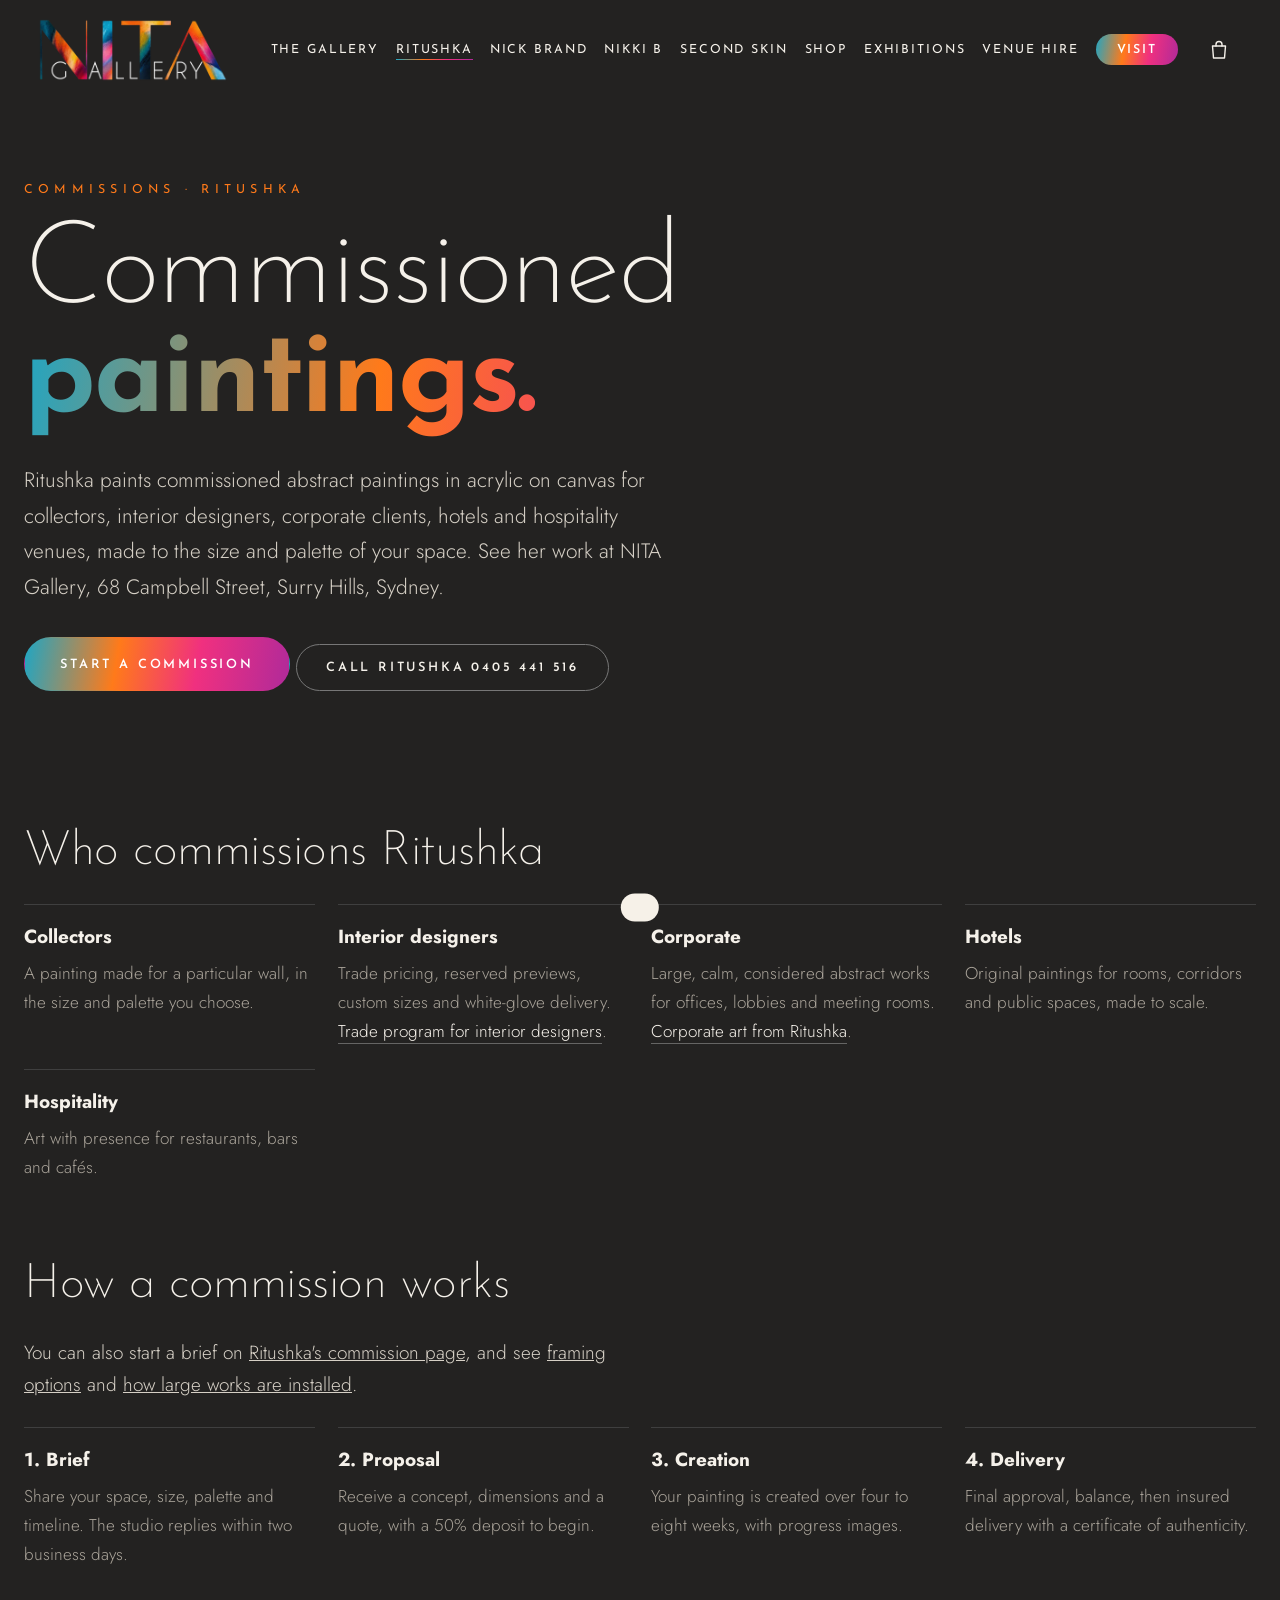
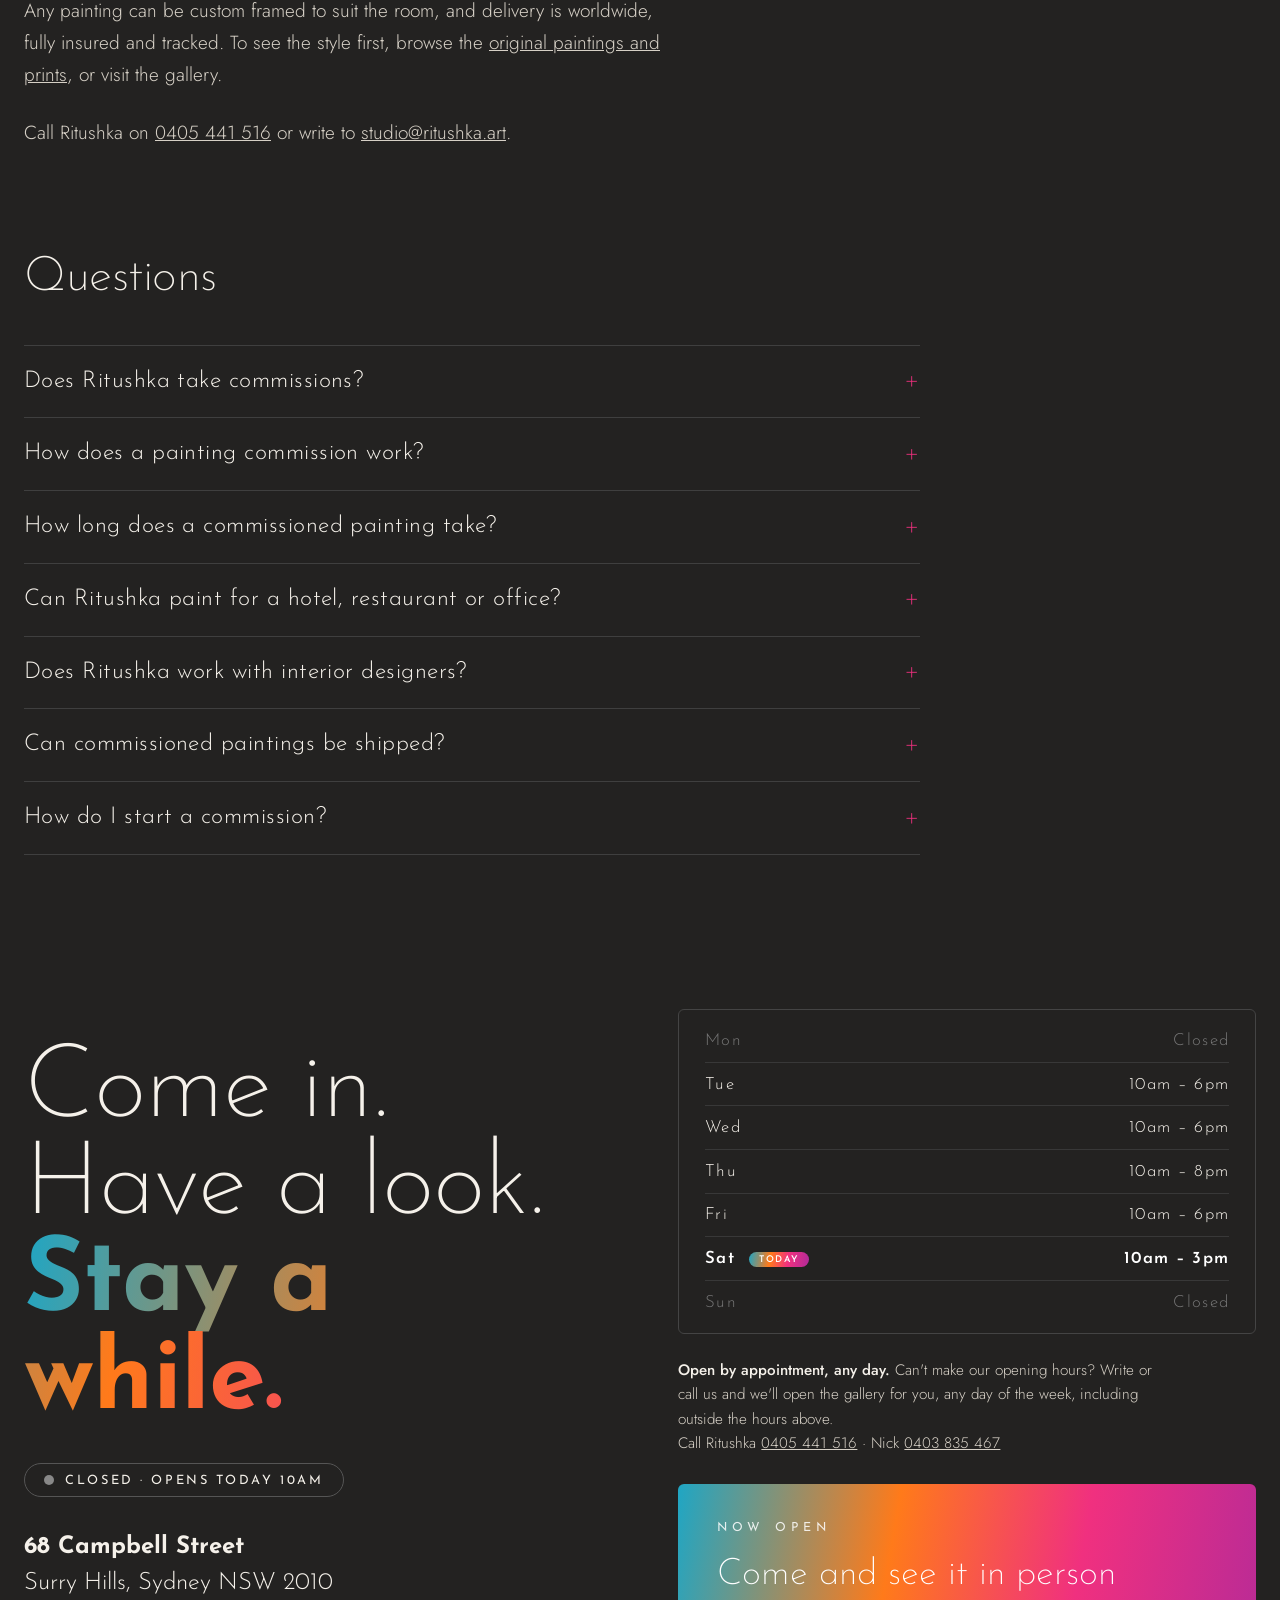
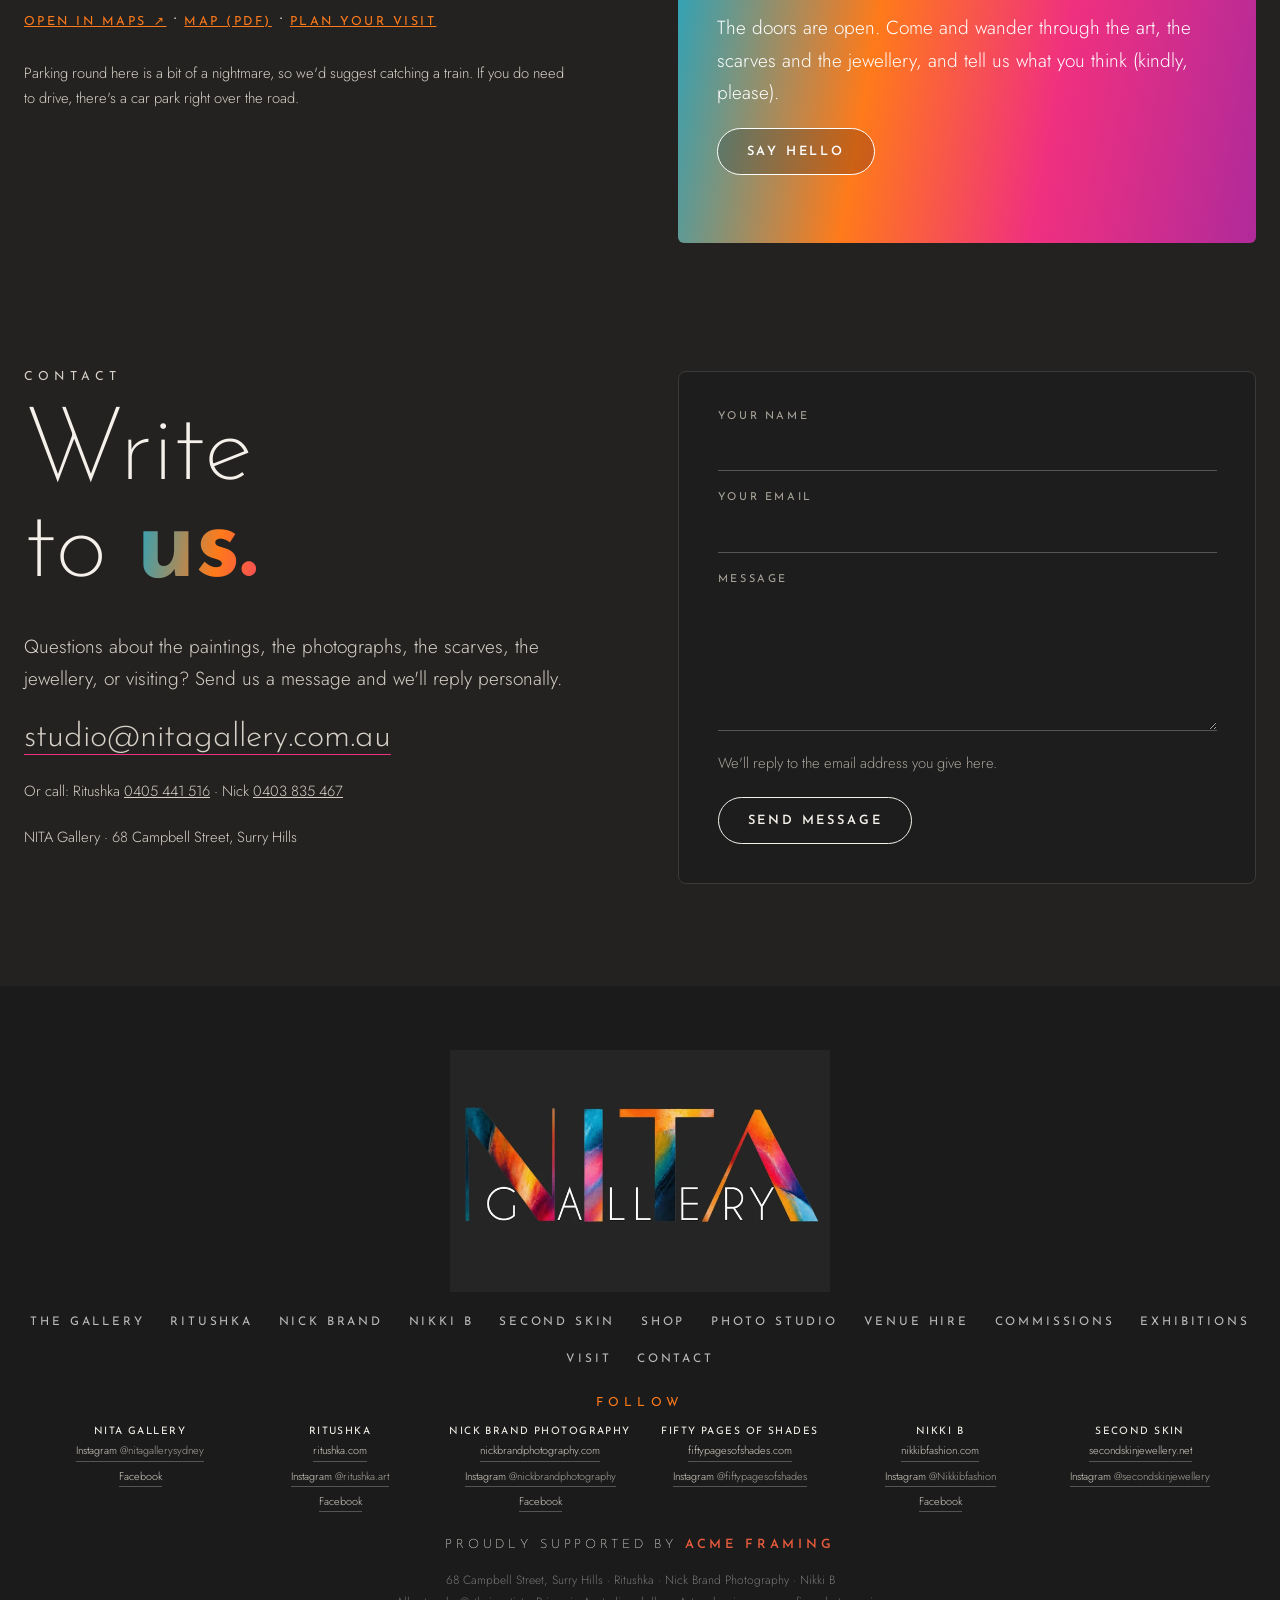
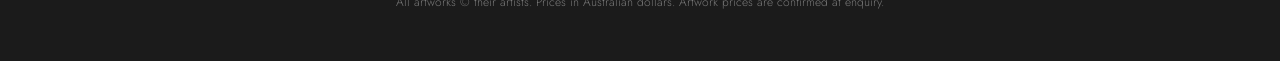
<file: commissions.html>
<!doctype html>
<html lang="en-AU">
<head>
<meta charset="utf-8">
<meta name="viewport" content="width=device-width, initial-scale=1">
<title>Commissioned Paintings Sydney | Ritushka, Surry Hills</title>
<meta name="description" content="Commission an original abstract painting by Ritushka for your home, office, hotel or restaurant. Collectors, designers and corporates welcome. Surry Hills.">
<meta property="og:title" content="Commissioned Paintings Sydney | Ritushka, Surry Hills">
<meta property="og:description" content="Commission an original abstract painting by Ritushka for your home, office, hotel or restaurant. Collectors, designers and corporates welcome. Surry Hills.">
<meta property="og:image" content="https://www.nitagallery.com.au/img/brand/ritushka-chair.jpg">
<meta property="og:url" content="https://www.nitagallery.com.au/commissions">
<meta property="og:type" content="website">
<meta property="og:site_name" content="NITA Gallery">
<meta property="og:locale" content="en_AU">
<meta name="twitter:card" content="summary_large_image">
<link rel="canonical" href="https://www.nitagallery.com.au/commissions">
<link rel="alternate" hreflang="en-au" href="https://www.nitagallery.com.au/commissions">
<link rel="alternate" hreflang="x-default" href="https://www.nitagallery.com.au/commissions">
<meta name="robots" content="index, follow, max-image-preview:large">
<meta name="theme-color" content="#252525">
<link rel="icon" href="img/brand/favicon.png">
<link rel="preconnect" href="https://fonts.googleapis.com">
<link rel="preconnect" href="https://fonts.gstatic.com" crossorigin>
<link rel="preload" as="style" href="https://fonts.googleapis.com/css2?family=Cormorant+Garamond:ital,wght@1,400;1,500&family=Josefin+Sans:wght@100;200;300;400;600;700&family=Jost:wght@300;400;500&display=swap" onload="this.onload=null;this.rel='stylesheet'">
<noscript><link rel="stylesheet" href="https://fonts.googleapis.com/css2?family=Cormorant+Garamond:ital,wght@1,400;1,500&family=Josefin+Sans:wght@100;200;300;400;600;700&family=Jost:wght@300;400;500&display=swap"></noscript>
<link rel="stylesheet" href="css/style.css?v=615239cf">
<link rel="stylesheet" href="css/bag.css?v=bcbfee5a">
<link rel="stylesheet" href="css/shop.css?v=7c190ab9"><link rel="stylesheet" href="css/visit.css?v=07d8ab7a">
<script>document.documentElement.classList.add('js')</script>
<script type="application/ld+json">{"@context":"https://schema.org","@type":"BreadcrumbList","itemListElement":[{"@type":"ListItem","position":1,"name":"NITA Gallery","item":"https://www.nitagallery.com.au/"},{"@type":"ListItem","position":2,"name":"Commissions","item":"https://www.nitagallery.com.au/commissions"}]}</script><script type="application/ld+json">{"name":"Commissioned paintings by Ritushka","serviceType":"Commissioned abstract painting","description":"Commission an original abstract painting by Ritushka for your home, office, hotel or restaurant. Collectors, designers and corporates welcome. Surry Hills.","audience":{"@type":"Audience","audienceType":"Collectors, interior designers, corporate clients, hotels and hospitality"},"provider":{"@type":"Person","name":"Ritushka","telephone":"+61 405 441 516","worksFor":{"@id":"https://www.nitagallery.com.au/#gallery"}},"@context":"https://schema.org","@type":"Service","@id":"https://www.nitagallery.com.au/commissions#service","url":"https://www.nitagallery.com.au/commissions","areaServed":{"@type":"City","name":"Sydney"},"availableChannel":{"@type":"ServiceChannel","serviceLocation":{"@type":"Place","name":"NITA Gallery","address":{"@type":"PostalAddress","streetAddress":"68 Campbell Street","addressLocality":"Surry Hills","addressRegion":"NSW","postalCode":"2010","addressCountry":"AU"}}}}</script><script type="application/ld+json">{"@context":"https://schema.org","@type":"FAQPage","mainEntity":[{"@type":"Question","name":"Does Ritushka take commissions?","acceptedAnswer":{"@type":"Answer","text":"Yes. Ritushka paints commissioned abstract paintings in acrylic on canvas for collectors, interior designers, corporate clients, hotels and hospitality venues, made to the size and palette of the space."}},{"@type":"Question","name":"How does a painting commission work?","acceptedAnswer":{"@type":"Answer","text":"There are four steps. First, share the space, size, palette and timeline in a brief. Second, receive a concept, dimensions and a quote, with a 50% deposit to begin. Third, the painting is created over four to eight weeks, with progress images. Fourth, after final approval and payment of the balance, it is delivered with a certificate of authenticity."}},{"@type":"Question","name":"How long does a commissioned painting take?","acceptedAnswer":{"@type":"Answer","text":"Usually four to eight weeks from the deposit, with progress images along the way."}},{"@type":"Question","name":"Can Ritushka paint for a hotel, restaurant or office?","acceptedAnswer":{"@type":"Answer","text":"Yes. Ritushka works with hotels, hospitality venues and corporate clients, as well as private collectors. Large-scale and custom-size works are possible, and any painting can be custom framed to suit the room."}},{"@type":"Question","name":"Does Ritushka work with interior designers?","acceptedAnswer":{"@type":"Answer","text":"Yes. There is a program for interior designers, art consultants, buyer's agents and corporate clients, with trade pricing, reserved previews, custom sizes and white-glove delivery."}},{"@type":"Question","name":"Can commissioned paintings be shipped?","acceptedAnswer":{"@type":"Answer","text":"Yes. Paintings are delivered worldwide, fully insured and tracked."}},{"@type":"Question","name":"How do I start a commission?","acceptedAnswer":{"@type":"Answer","text":"Call Ritushka on 0405 441 516 or write to studio@ritushka.art with your space, size, palette and timeline. You can also see the paintings in person at NITA Gallery, 68 Campbell Street, Surry Hills."}}]}</script></head>
<body class="t-shop">
<div class="curtain start" id="curtain" aria-hidden="true"></div>
<div class="cursor" id="cursor" aria-hidden="true"><span></span></div>

<header class="nav" id="nav">
  <a href="/" class="wordmark" aria-label="NITA Gallery — home"><img src="img/brand/nita-logo-t-s.webp" alt="NITA Gallery" width="420" height="142"></a>
  <nav class="links" id="links" aria-label="Main">
    <a href="/">The Gallery</a><a href="/ritushka" aria-current="page">Ritushka</a><a href="/nick-brand">Nick Brand</a><a href="/nikki-b">Nikki B</a><a href="/jewellery">Second Skin</a><a href="/shop">Shop</a><a href="/exhibitions">Exhibitions</a><a href="/venue-hire">Venue hire</a>
    <a href="/#visit" class="pill">Visit</a>
  </nav>
  <button class="burger" id="burger" aria-label="Menu" aria-expanded="false"><i></i><i></i></button>
</header>

<main id="top">
<section class="s-hero">
  <div class="wrap">
    <p class="kicker rv">Commissions · Ritushka</p>
    <h1 class="s-title rv">Commissioned<br><em>paintings.</em></h1>
    <p class="s-lede answer rv">Ritushka paints commissioned abstract paintings in acrylic on canvas for collectors, interior designers, corporate clients, hotels and hospitality venues, made to the size and palette of your space. See her work at NITA Gallery, 68 Campbell Street, Surry Hills, Sydney.</p>
    <p class="rv"><a class="btn lg magnetic" data-mail="ritushka" data-subject="Commissioning a painting by Ritushka" href="#"><span>Start a commission</span></a> <a class="btn ghost magnetic" href="tel:0405441516"><span>Call Ritushka 0405 441 516</span></a></p>
  </div>
</section>

<section class="v-sec" aria-labelledby="cA">
  <div class="wrap">
    <h2 id="cA" class="v-h">Who commissions Ritushka</h2>
    <ul class="v-see"><li><b>Collectors</b><span>A painting made for a particular wall, in the size and palette you choose.</span></li><li><b>Interior designers</b><span>Trade pricing, reserved previews, custom sizes and white-glove delivery. <a href="https://www.ritushka.com/trade/interior-designers">Trade program for interior designers</a>.</span></li><li><b>Corporate</b><span>Large, calm, considered abstract works for offices, lobbies and meeting rooms. <a href="https://www.ritushka.com/trade/corporate">Corporate art from Ritushka</a>.</span></li><li><b>Hotels</b><span>Original paintings for rooms, corridors and public spaces, made to scale.</span></li><li><b>Hospitality</b><span>Art with presence for restaurants, bars and cafés.</span></li></ul>
  </div>
</section>

<section class="v-sec" aria-labelledby="cB">
  <div class="wrap">
    <h2 id="cB" class="v-h">How a commission works</h2>
    <p class="v-p">You can also start a brief on <a href="https://www.ritushka.com/commission">Ritushka's commission page</a>, and see <a href="https://www.ritushka.com/framing">framing options</a> and <a href="https://www.ritushka.com/installation-guide">how large works are installed</a>.</p>
    <ul class="v-see"><li><b>1. Brief</b><span>Share your space, size, palette and timeline. The studio replies within two business days.</span></li><li><b>2. Proposal</b><span>Receive a concept, dimensions and a quote, with a 50% deposit to begin.</span></li><li><b>3. Creation</b><span>Your painting is created over four to eight weeks, with progress images.</span></li><li><b>4. Delivery</b><span>Final approval, balance, then insured delivery with a certificate of authenticity.</span></li></ul>
    <p class="v-p" style="margin-top:1.6rem">Any painting can be custom framed to suit the room, and delivery is worldwide, fully insured and tracked. To see the style first, browse the <a href="/ritushka">original paintings and prints</a>, or visit the gallery.</p>
    <p class="v-p">Call Ritushka on <a href="tel:0405441516">0405 441 516</a> or write to <a href="#" data-mail="ritushka" data-subject="Commissioning a painting by Ritushka">studio@ritushka.art</a>.</p>
  </div>
</section>

<section class="v-sec faq" id="faq" aria-labelledby="vFaq">
  <div class="wrap">
    <h2 id="vFaq" class="v-h">Questions</h2>
    <div class="qa-list"><details class="qa"><summary>Does Ritushka take commissions?</summary><p>Yes. Ritushka paints commissioned abstract paintings in acrylic on canvas for collectors, interior designers, corporate clients, hotels and hospitality venues, made to the size and palette of the space.</p></details><details class="qa"><summary>How does a painting commission work?</summary><p>There are four steps. First, share the space, size, palette and timeline in a brief. Second, receive a concept, dimensions and a quote, with a 50% deposit to begin. Third, the painting is created over four to eight weeks, with progress images. Fourth, after final approval and payment of the balance, it is delivered with a certificate of authenticity.</p></details><details class="qa"><summary>How long does a commissioned painting take?</summary><p>Usually four to eight weeks from the deposit, with progress images along the way.</p></details><details class="qa"><summary>Can Ritushka paint for a hotel, restaurant or office?</summary><p>Yes. Ritushka works with hotels, hospitality venues and corporate clients, as well as private collectors. Large-scale and custom-size works are possible, and any painting can be custom framed to suit the room.</p></details><details class="qa"><summary>Does Ritushka work with interior designers?</summary><p>Yes. There is a program for interior designers, art consultants, buyer&#x27;s agents and corporate clients, with trade pricing, reserved previews, custom sizes and white-glove delivery.</p></details><details class="qa"><summary>Can commissioned paintings be shipped?</summary><p>Yes. Paintings are delivered worldwide, fully insured and tracked.</p></details><details class="qa"><summary>How do I start a commission?</summary><p>Call Ritushka on 0405 441 516 or write to studio@ritushka.art with your space, size, palette and timeline. You can also see the paintings in person at NITA Gallery, 68 Campbell Street, Surry Hills.</p></details></div>
  </div>
</section>

<section class="sec visit" id="visit">
  <div class="wrap grid2">
    <div class="copy">
      <p class="kicker rv">Visit</p>
      <h2 class="big rv">Come in.<br>Have a look.<br><em>Stay a while.</em></h2>
      <div class="open-now rv" data-opennow><i></i><span>See opening hours below</span></div>
      <address class="rv">
        <b>68 Campbell Street</b><br>Surry Hills, Sydney NSW 2010<br>
        <a href="https://www.google.com/maps/search/?api=1&query=68+Campbell+Street+Surry+Hills+NSW" target="_blank" rel="noopener">Open in Maps ↗</a> · <a href="nita-gallery-map.pdf" target="_blank" rel="noopener">Map (PDF)</a> · <a href="/visit">Plan your visit</a>
      </address>
      <p class="rv small">Parking round here is a bit of a nightmare, so we'd suggest catching a train. If you do need to drive, there's a car park right over the road.</p>
    </div>
    <div class="side">
      <div class="hours rv" data-hours aria-label="Opening hours"><div class="closed"><span>Mon</span><span>Closed</span></div><div class=""><span>Tue</span><span>10am – 6pm</span></div><div class=""><span>Wed</span><span>10am – 6pm</span></div><div class=""><span>Thu</span><span>10am – 8pm</span></div><div class=""><span>Fri</span><span>10am – 6pm</span></div><div class=""><span>Sat</span><span>10am – 3pm</span></div><div class="closed"><span>Sun</span><span>Closed</span></div></div>
      <p class="appt rv"><b>Open by appointment, any day.</b> Can't make our opening hours? Write or call us and we'll open the gallery for you, any day of the week, including outside the hours above.<br>Call Ritushka <a href="tel:0405441516">0405 441 516</a> · Nick <a href="tel:0403835467">0403 835 467</a></p>
      <div class="invite rv">
        <p class="kicker">Now open</p>
        <h3>Come and see it in person</h3>
        <p>The doors are open. Come and wander through the art, the scarves and the jewellery, and tell us what you think (kindly, please).</p>
        <p><a class="btn magnetic" data-mail="gallery" data-subject="Visiting NITA Gallery" href="#"><span>Say hello</span></a></p>
      </div>
    </div>
  </div>
</section>

<section class="sec contact" id="contact">
  <div class="wrap grid2">
    <div class="copy">
      <p class="kicker rv">Contact</p>
      <h2 class="big rv">Write<br>to <em>us.</em></h2>
      <p class="rv">Questions about the paintings, the photographs, the scarves, the jewellery, or visiting? Send us a message and we'll reply personally.</p>
      <p class="rv big-mail"><a href="mailto:studio@nitagallery.com.au">studio@nitagallery.com.au</a></p>
      <p class="rv small">Or call: Ritushka <a href="tel:0405441516">0405 441 516</a> · Nick <a href="tel:0403835467">0403 835 467</a></p>
      <p class="rv small">NITA Gallery · 68 Campbell Street, Surry Hills</p>
    </div>
    <form class="c-form rv" id="contactForm" novalidate>
      <label>Your name<input name="name" autocomplete="name" required maxlength="100"></label>
      <label>Your email<input name="email" type="email" autocomplete="email" required maxlength="200"></label>
      <label>Message<textarea name="message" rows="5" required maxlength="4000"></textarea></label>
      <label class="hp" aria-hidden="true">Website<input name="website" tabindex="-1" autocomplete="off"></label>
      <p class="small" id="cfNote">We'll reply to the email address you give here.</p>
      <button class="btn magnetic" type="submit"><span>Send message</span></button>
    </form>
  </div>
</section>

</main>

<footer class="foot">
  <img src="img/brand/nita-logo.webp" alt="NITA Gallery">
  <nav aria-label="Footer"><a href="/">The Gallery</a><a href="/ritushka">Ritushka</a><a href="/nick-brand">Nick Brand</a><a href="/nikki-b">Nikki B</a><a href="/jewellery">Second Skin</a><a href="/shop">Shop</a><a href="/photo-studio">Photo studio</a><a href="/venue-hire">Venue hire</a><a href="/commissions">Commissions</a><a href="/exhibitions">Exhibitions</a><a href="/visit">Visit</a><a href="/#contact">Contact</a></nav>
  <div class="social"><p class="kicker">Follow</p><ul><li><b>NITA Gallery</b><a href="https://www.instagram.com/nitagallerysydney/" target="_blank" rel="me noopener">Instagram <span>@nitagallerysydney</span></a><a href="https://www.facebook.com/NITAgallerySydney" target="_blank" rel="me noopener">Facebook</a></li><li><b>Ritushka</b><a href="https://www.ritushka.com" target="_blank" rel="noopener">ritushka.com</a><a href="https://www.instagram.com/ritushka.art/" target="_blank" rel="me noopener">Instagram <span>@ritushka.art</span></a><a href="https://www.facebook.com/Ritushka.art" target="_blank" rel="me noopener">Facebook</a></li><li><b>Nick Brand Photography</b><a href="https://www.nickbrandphotography.com" target="_blank" rel="noopener">nickbrandphotography.com</a><a href="https://www.instagram.com/nickbrandphotography/" target="_blank" rel="me noopener">Instagram <span>@nickbrandphotography</span></a><a href="https://www.facebook.com/nickbrandphotography/" target="_blank" rel="me noopener">Facebook</a></li><li><b>Fifty Pages of Shades</b><a href="https://www.fiftypagesofshades.com" target="_blank" rel="noopener">fiftypagesofshades.com</a><a href="https://www.instagram.com/fiftypagesofshades/" target="_blank" rel="me noopener">Instagram <span>@fiftypagesofshades</span></a></li><li><b>Nikki B</b><a href="https://www.nikkibfashion.com" target="_blank" rel="noopener">nikkibfashion.com</a><a href="https://www.instagram.com/Nikkibfashion/" target="_blank" rel="me noopener">Instagram <span>@Nikkibfashion</span></a><a href="https://www.facebook.com/nikkibfashion" target="_blank" rel="me noopener">Facebook</a></li><li><b>Second Skin</b><a href="https://www.secondskinjewellery.net" target="_blank" rel="noopener">secondskinjewellery.net</a><a href="https://www.instagram.com/secondskinjewellery/" target="_blank" rel="me noopener">Instagram <span>@secondskinjewellery</span></a></li></ul></div>
  <p class="support">Proudly supported by <b>ACME Framing</b></p>
  <p class="fine">68 Campbell Street, Surry Hills · Ritushka · Nick Brand Photography · Nikki B<br>
  All artworks © their artists. Prices in Australian dollars. Artwork prices are confirmed at enquiry.</p>
</footer>

<div class="modal" id="modal" hidden role="dialog" aria-modal="true" aria-label="Details">
  <button class="m-close" id="mClose" aria-label="Close">✕</button>
  <button class="m-nav prev" id="mPrev" aria-label="Previous">←</button>
  <button class="m-nav next" id="mNext" aria-label="Next">→</button>
  <div class="m-body">
    <div class="m-img"><img id="mImg" alt=""><div class="m-thumbs" id="mThumbs"></div></div>
    <div class="m-info" id="mInfo"></div>
  </div>
</div>

<script src="data.js?v=bd5b2ae9"></script>
<script src="js/common.js?v=4e7cf535"></script>
<script src="js/bag.js?v=9c532951"></script>
<script src="js/shop.js?v=4d2c16fd"></script>
</body>
</html>
</file>
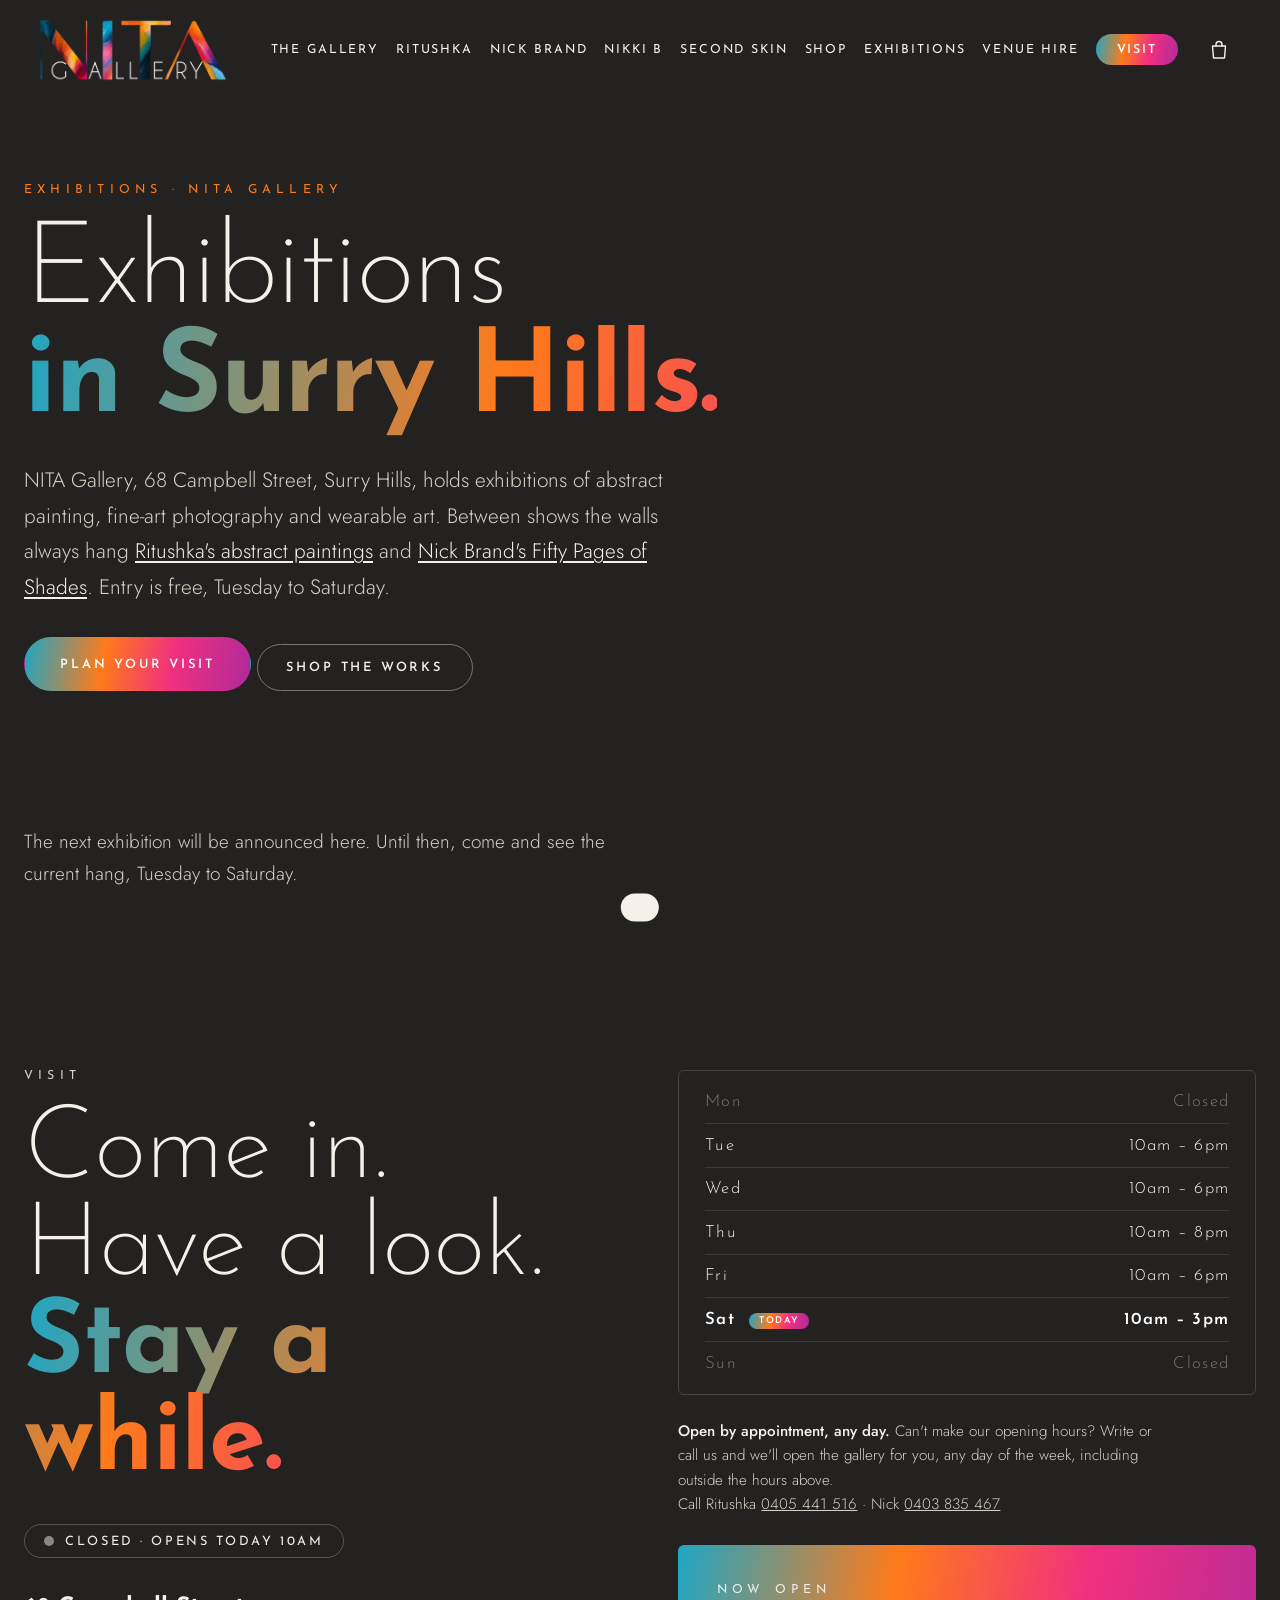
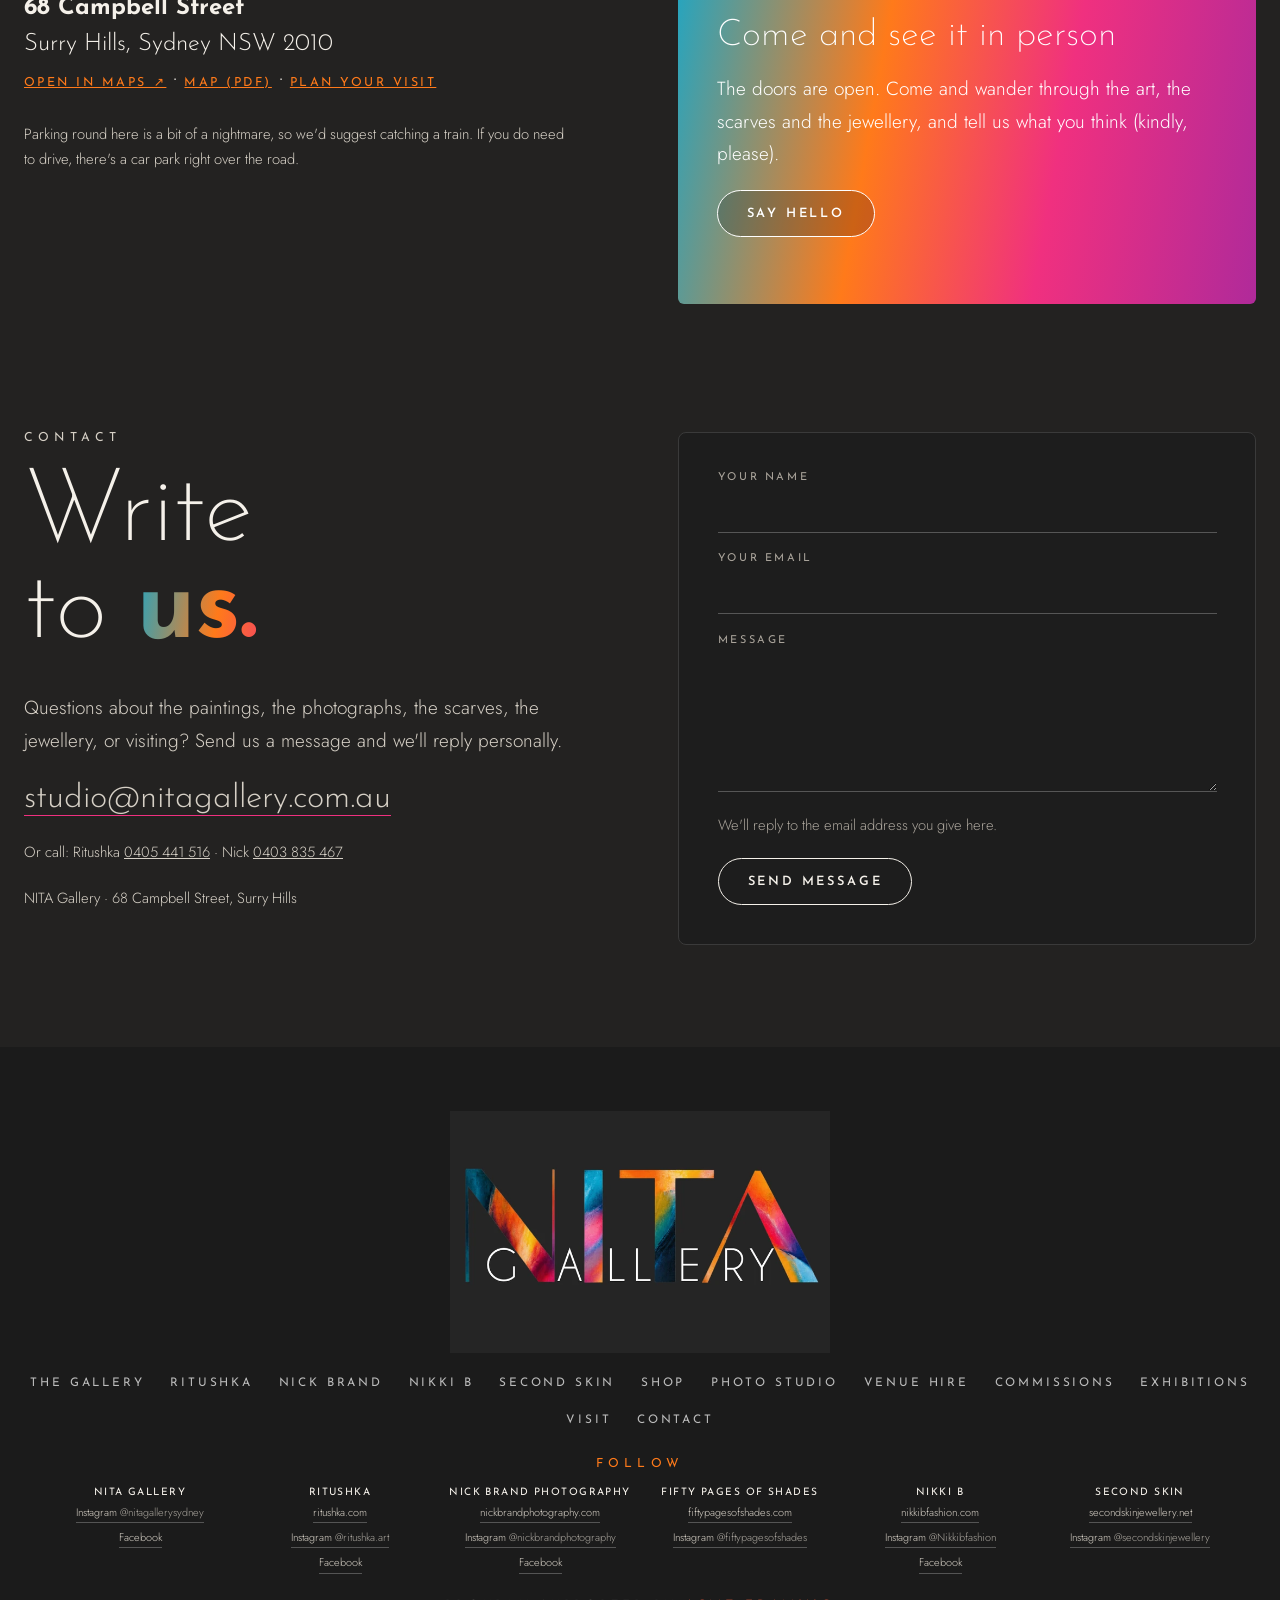
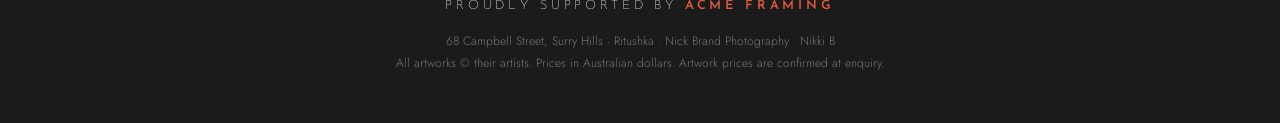
<file: exhibitions.html>
<!doctype html>
<html lang="en-AU">
<head>
<meta charset="utf-8">
<meta name="viewport" content="width=device-width, initial-scale=1">
<base href="/">
<title>Exhibitions | NITA Gallery, Art Gallery in Surry Hills, Sydney</title>
<meta name="description" content="Current, upcoming and past exhibitions at NITA Gallery, 68 Campbell Street, Surry Hills: abstract painting, fine-art photography and wearable art. Free entry.">
<meta property="og:title" content="Exhibitions | NITA Gallery, Art Gallery in Surry Hills, Sydney">
<meta property="og:description" content="Current, upcoming and past exhibitions at NITA Gallery, 68 Campbell Street, Surry Hills: abstract painting, fine-art photography and wearable art. Free entry.">
<meta property="og:image" content="https://www.nitagallery.com.au/img/brand/og.jpg">
<meta property="og:url" content="https://www.nitagallery.com.au/exhibitions">
<meta property="og:type" content="website">
<meta property="og:site_name" content="NITA Gallery">
<meta property="og:locale" content="en_AU">
<meta name="twitter:card" content="summary_large_image">
<link rel="canonical" href="https://www.nitagallery.com.au/exhibitions">
<meta name="robots" content="index, follow, max-image-preview:large">
<meta name="theme-color" content="#252525">
<link rel="icon" href="img/brand/favicon.png">
<link rel="preconnect" href="https://fonts.googleapis.com">
<link rel="preconnect" href="https://fonts.gstatic.com" crossorigin>
<link rel="preload" as="style" href="https://fonts.googleapis.com/css2?family=Cormorant+Garamond:ital,wght@1,400;1,500&family=Josefin+Sans:wght@100;200;300;400;600;700&family=Jost:wght@300;400;500&display=swap" onload="this.onload=null;this.rel='stylesheet'">
<noscript><link rel="stylesheet" href="https://fonts.googleapis.com/css2?family=Cormorant+Garamond:ital,wght@1,400;1,500&family=Josefin+Sans:wght@100;200;300;400;600;700&family=Jost:wght@300;400;500&display=swap"></noscript>
<link rel="stylesheet" href="css/style.css?v=615239cf">
<link rel="stylesheet" href="css/bag.css?v=bcbfee5a">
<link rel="stylesheet" href="css/shop.css?v=7c190ab9">
<script>document.documentElement.classList.add('js')</script>
<link rel="stylesheet" href="css/visit.css?v=07d8ab7a"><link rel="stylesheet" href="css/exhibitions.css?v=d71d1eb8">
<script type="application/ld+json">{"@context":"https://schema.org","@type":"BreadcrumbList","itemListElement":[{"@type":"ListItem","position":1,"name":"NITA Gallery","item":"https://www.nitagallery.com.au/"},{"@type":"ListItem","position":2,"name":"Exhibitions","item":"https://www.nitagallery.com.au/exhibitions"}]}</script></head>
<body class="t-shop">
<div class="curtain start" id="curtain" aria-hidden="true"></div>
<div class="cursor" id="cursor" aria-hidden="true"><span></span></div>

<header class="nav" id="nav">
  <a href="/" class="wordmark" aria-label="NITA Gallery — home"><img src="img/brand/nita-logo-t-s.webp" alt="NITA Gallery" width="420" height="142"></a>
  <nav class="links" id="links" aria-label="Main">
    <a href="/">The Gallery</a><a href="/ritushka">Ritushka</a><a href="/nick-brand">Nick Brand</a><a href="/nikki-b">Nikki B</a><a href="/jewellery">Second Skin</a><a href="/shop">Shop</a><a href="/exhibitions">Exhibitions</a><a href="/venue-hire">Venue hire</a>
    <a href="/#visit" class="pill">Visit</a>
  </nav>
  <button class="burger" id="burger" aria-label="Menu" aria-expanded="false"><i></i><i></i></button>
</header>

<main id="top">
<section class="s-hero">
  <div class="wrap">
    <p class="kicker rv">Exhibitions · NITA Gallery</p>
    <h1 class="s-title rv">Exhibitions<br><em>in Surry Hills.</em></h1>
    <p class="s-lede answer rv">NITA Gallery, 68 Campbell Street, Surry Hills, holds exhibitions of abstract painting, fine-art photography and wearable art. Between shows the walls always hang <a href="/ritushka">Ritushka's abstract paintings</a> and <a href="/nick-brand">Nick Brand's Fifty Pages of Shades</a>. Entry is free, Tuesday to Saturday.</p>
    <p class="rv"><a class="btn lg magnetic" href="/visit"><span>Plan your visit</span></a> <a class="btn ghost magnetic" href="/shop"><span>Shop the works</span></a></p>
  </div>
</section>
<section class="v-sec"><div class="wrap"><p class="v-p rv">The next exhibition will be announced here. Until then, come and see the current hang, Tuesday to Saturday.</p></div></section>

<section class="sec visit" id="visit">
  <div class="wrap grid2">
    <div class="copy">
      <p class="kicker rv">Visit</p>
      <h2 class="big rv">Come in.<br>Have a look.<br><em>Stay a while.</em></h2>
      <div class="open-now rv" data-opennow><i></i><span>See opening hours below</span></div>
      <address class="rv">
        <b>68 Campbell Street</b><br>Surry Hills, Sydney NSW 2010<br>
        <a href="https://www.google.com/maps/search/?api=1&query=68+Campbell+Street+Surry+Hills+NSW" target="_blank" rel="noopener">Open in Maps ↗</a> · <a href="nita-gallery-map.pdf" target="_blank" rel="noopener">Map (PDF)</a> · <a href="/visit">Plan your visit</a>
      </address>
      <p class="rv small">Parking round here is a bit of a nightmare, so we'd suggest catching a train. If you do need to drive, there's a car park right over the road.</p>
    </div>
    <div class="side">
      <div class="hours rv" data-hours aria-label="Opening hours"><div class="closed"><span>Mon</span><span>Closed</span></div><div class=""><span>Tue</span><span>10am – 6pm</span></div><div class=""><span>Wed</span><span>10am – 6pm</span></div><div class=""><span>Thu</span><span>10am – 8pm</span></div><div class=""><span>Fri</span><span>10am – 6pm</span></div><div class=""><span>Sat</span><span>10am – 3pm</span></div><div class="closed"><span>Sun</span><span>Closed</span></div></div>
      <p class="appt rv"><b>Open by appointment, any day.</b> Can't make our opening hours? Write or call us and we'll open the gallery for you, any day of the week, including outside the hours above.<br>Call Ritushka <a href="tel:0405441516">0405 441 516</a> · Nick <a href="tel:0403835467">0403 835 467</a></p>
      <div class="invite rv">
        <p class="kicker">Now open</p>
        <h3>Come and see it in person</h3>
        <p>The doors are open. Come and wander through the art, the scarves and the jewellery, and tell us what you think (kindly, please).</p>
        <p><a class="btn magnetic" data-mail="gallery" data-subject="Visiting NITA Gallery" href="#"><span>Say hello</span></a></p>
      </div>
    </div>
  </div>
</section>

<section class="sec contact" id="contact">
  <div class="wrap grid2">
    <div class="copy">
      <p class="kicker rv">Contact</p>
      <h2 class="big rv">Write<br>to <em>us.</em></h2>
      <p class="rv">Questions about the paintings, the photographs, the scarves, the jewellery, or visiting? Send us a message and we'll reply personally.</p>
      <p class="rv big-mail"><a href="mailto:studio@nitagallery.com.au">studio@nitagallery.com.au</a></p>
      <p class="rv small">Or call: Ritushka <a href="tel:0405441516">0405 441 516</a> · Nick <a href="tel:0403835467">0403 835 467</a></p>
      <p class="rv small">NITA Gallery · 68 Campbell Street, Surry Hills</p>
    </div>
    <form class="c-form rv" id="contactForm" novalidate>
      <label>Your name<input name="name" autocomplete="name" required maxlength="100"></label>
      <label>Your email<input name="email" type="email" autocomplete="email" required maxlength="200"></label>
      <label>Message<textarea name="message" rows="5" required maxlength="4000"></textarea></label>
      <label class="hp" aria-hidden="true">Website<input name="website" tabindex="-1" autocomplete="off"></label>
      <p class="small" id="cfNote">We'll reply to the email address you give here.</p>
      <button class="btn magnetic" type="submit"><span>Send message</span></button>
    </form>
  </div>
</section>

</main>

<footer class="foot">
  <img src="img/brand/nita-logo.webp" alt="NITA Gallery">
  <nav aria-label="Footer"><a href="/">The Gallery</a><a href="/ritushka">Ritushka</a><a href="/nick-brand">Nick Brand</a><a href="/nikki-b">Nikki B</a><a href="/jewellery">Second Skin</a><a href="/shop">Shop</a><a href="/photo-studio">Photo studio</a><a href="/venue-hire">Venue hire</a><a href="/commissions">Commissions</a><a href="/exhibitions">Exhibitions</a><a href="/visit">Visit</a><a href="/#contact">Contact</a></nav>
  <div class="social"><p class="kicker">Follow</p><ul><li><b>NITA Gallery</b><a href="https://www.instagram.com/nitagallerysydney/" target="_blank" rel="me noopener">Instagram <span>@nitagallerysydney</span></a><a href="https://www.facebook.com/NITAgallerySydney" target="_blank" rel="me noopener">Facebook</a></li><li><b>Ritushka</b><a href="https://www.ritushka.com" target="_blank" rel="noopener">ritushka.com</a><a href="https://www.instagram.com/ritushka.art/" target="_blank" rel="me noopener">Instagram <span>@ritushka.art</span></a><a href="https://www.facebook.com/Ritushka.art" target="_blank" rel="me noopener">Facebook</a></li><li><b>Nick Brand Photography</b><a href="https://www.nickbrandphotography.com" target="_blank" rel="noopener">nickbrandphotography.com</a><a href="https://www.instagram.com/nickbrandphotography/" target="_blank" rel="me noopener">Instagram <span>@nickbrandphotography</span></a><a href="https://www.facebook.com/nickbrandphotography/" target="_blank" rel="me noopener">Facebook</a></li><li><b>Fifty Pages of Shades</b><a href="https://www.fiftypagesofshades.com" target="_blank" rel="noopener">fiftypagesofshades.com</a><a href="https://www.instagram.com/fiftypagesofshades/" target="_blank" rel="me noopener">Instagram <span>@fiftypagesofshades</span></a></li><li><b>Nikki B</b><a href="https://www.nikkibfashion.com" target="_blank" rel="noopener">nikkibfashion.com</a><a href="https://www.instagram.com/Nikkibfashion/" target="_blank" rel="me noopener">Instagram <span>@Nikkibfashion</span></a><a href="https://www.facebook.com/nikkibfashion" target="_blank" rel="me noopener">Facebook</a></li><li><b>Second Skin</b><a href="https://www.secondskinjewellery.net" target="_blank" rel="noopener">secondskinjewellery.net</a><a href="https://www.instagram.com/secondskinjewellery/" target="_blank" rel="me noopener">Instagram <span>@secondskinjewellery</span></a></li></ul></div>
  <p class="support">Proudly supported by <b>ACME Framing</b></p>
  <p class="fine">68 Campbell Street, Surry Hills · Ritushka · Nick Brand Photography · Nikki B<br>
  All artworks © their artists. Prices in Australian dollars. Artwork prices are confirmed at enquiry.</p>
</footer>

<div class="modal" id="modal" hidden role="dialog" aria-modal="true" aria-label="Details">
  <button class="m-close" id="mClose" aria-label="Close">✕</button>
  <button class="m-nav prev" id="mPrev" aria-label="Previous">←</button>
  <button class="m-nav next" id="mNext" aria-label="Next">→</button>
  <div class="m-body">
    <div class="m-img"><img id="mImg" alt=""><div class="m-thumbs" id="mThumbs"></div></div>
    <div class="m-info" id="mInfo"></div>
  </div>
</div>

<script src="data.js?v=bd5b2ae9"></script>
<script src="js/common.js?v=4e7cf535"></script>
<script src="js/bag.js?v=9c532951"></script>
<script src="js/shop.js?v=4d2c16fd"></script>
</body>
</html>
</file>
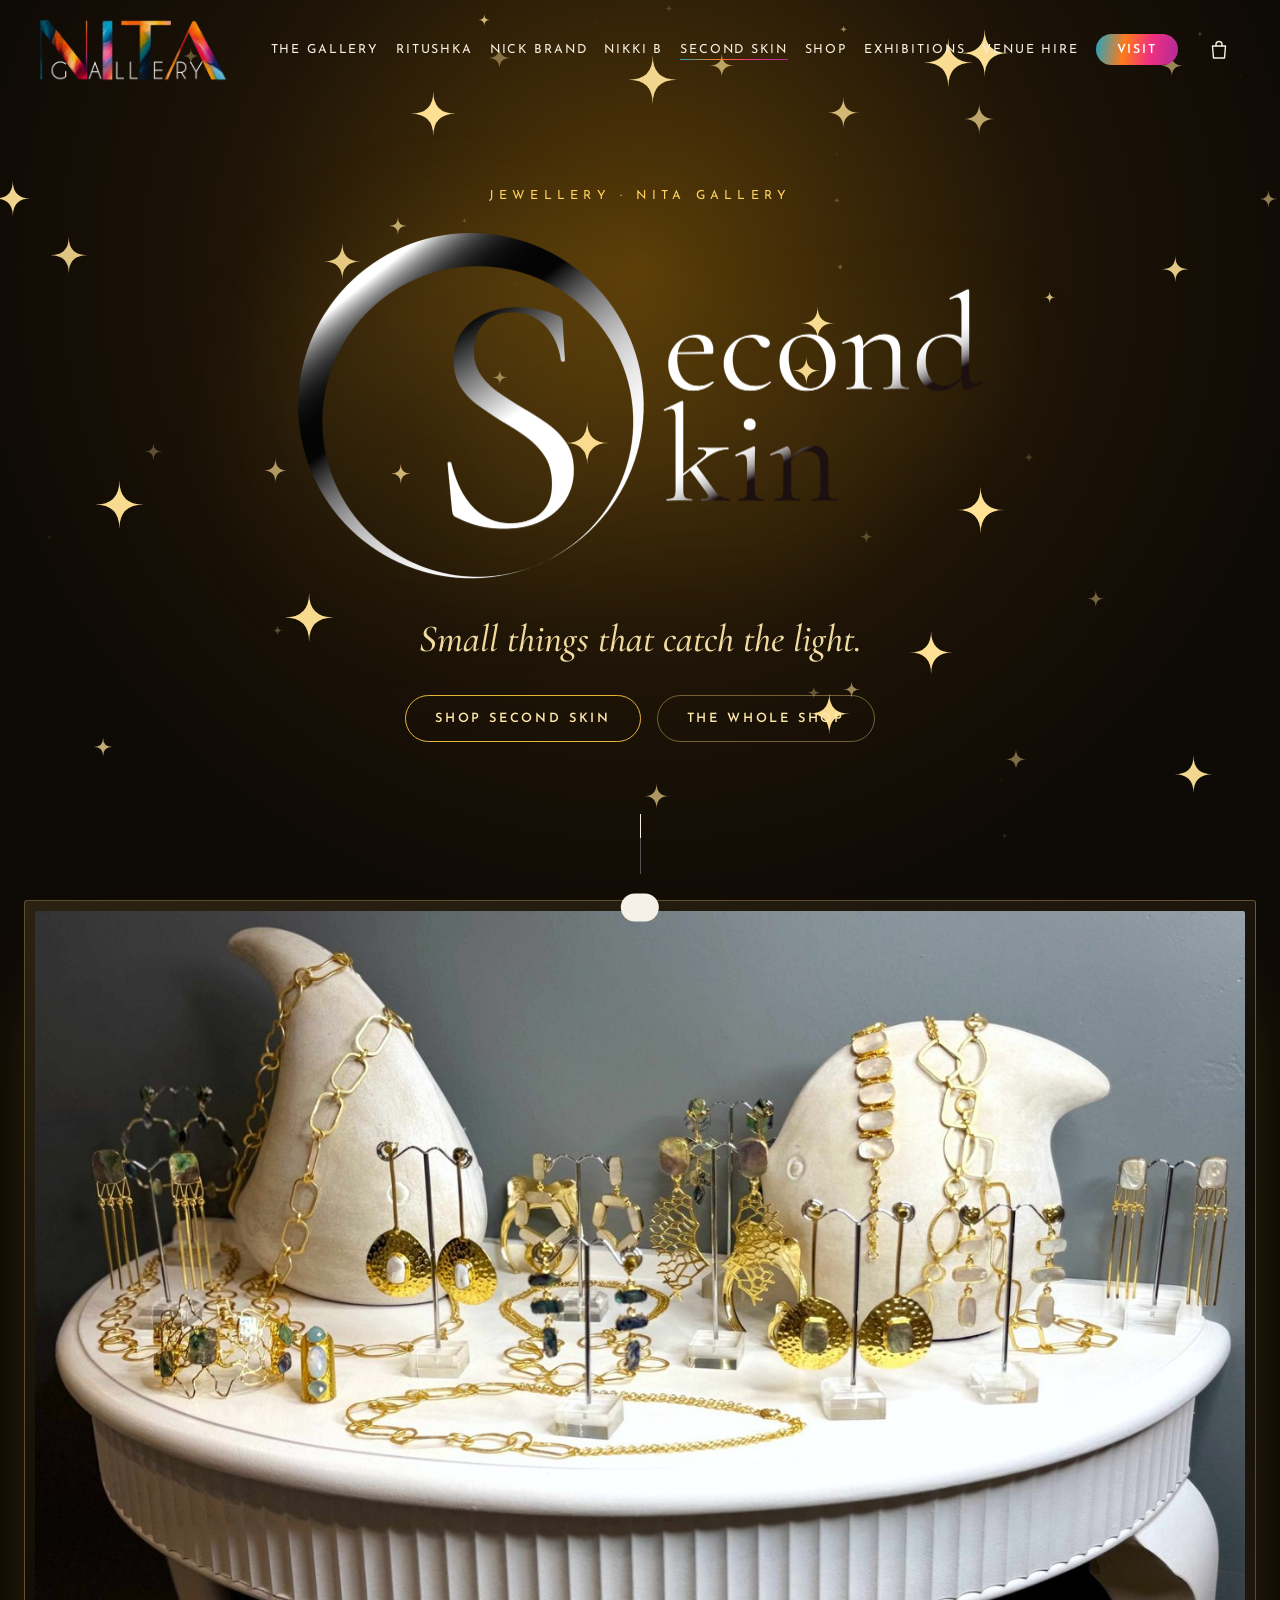
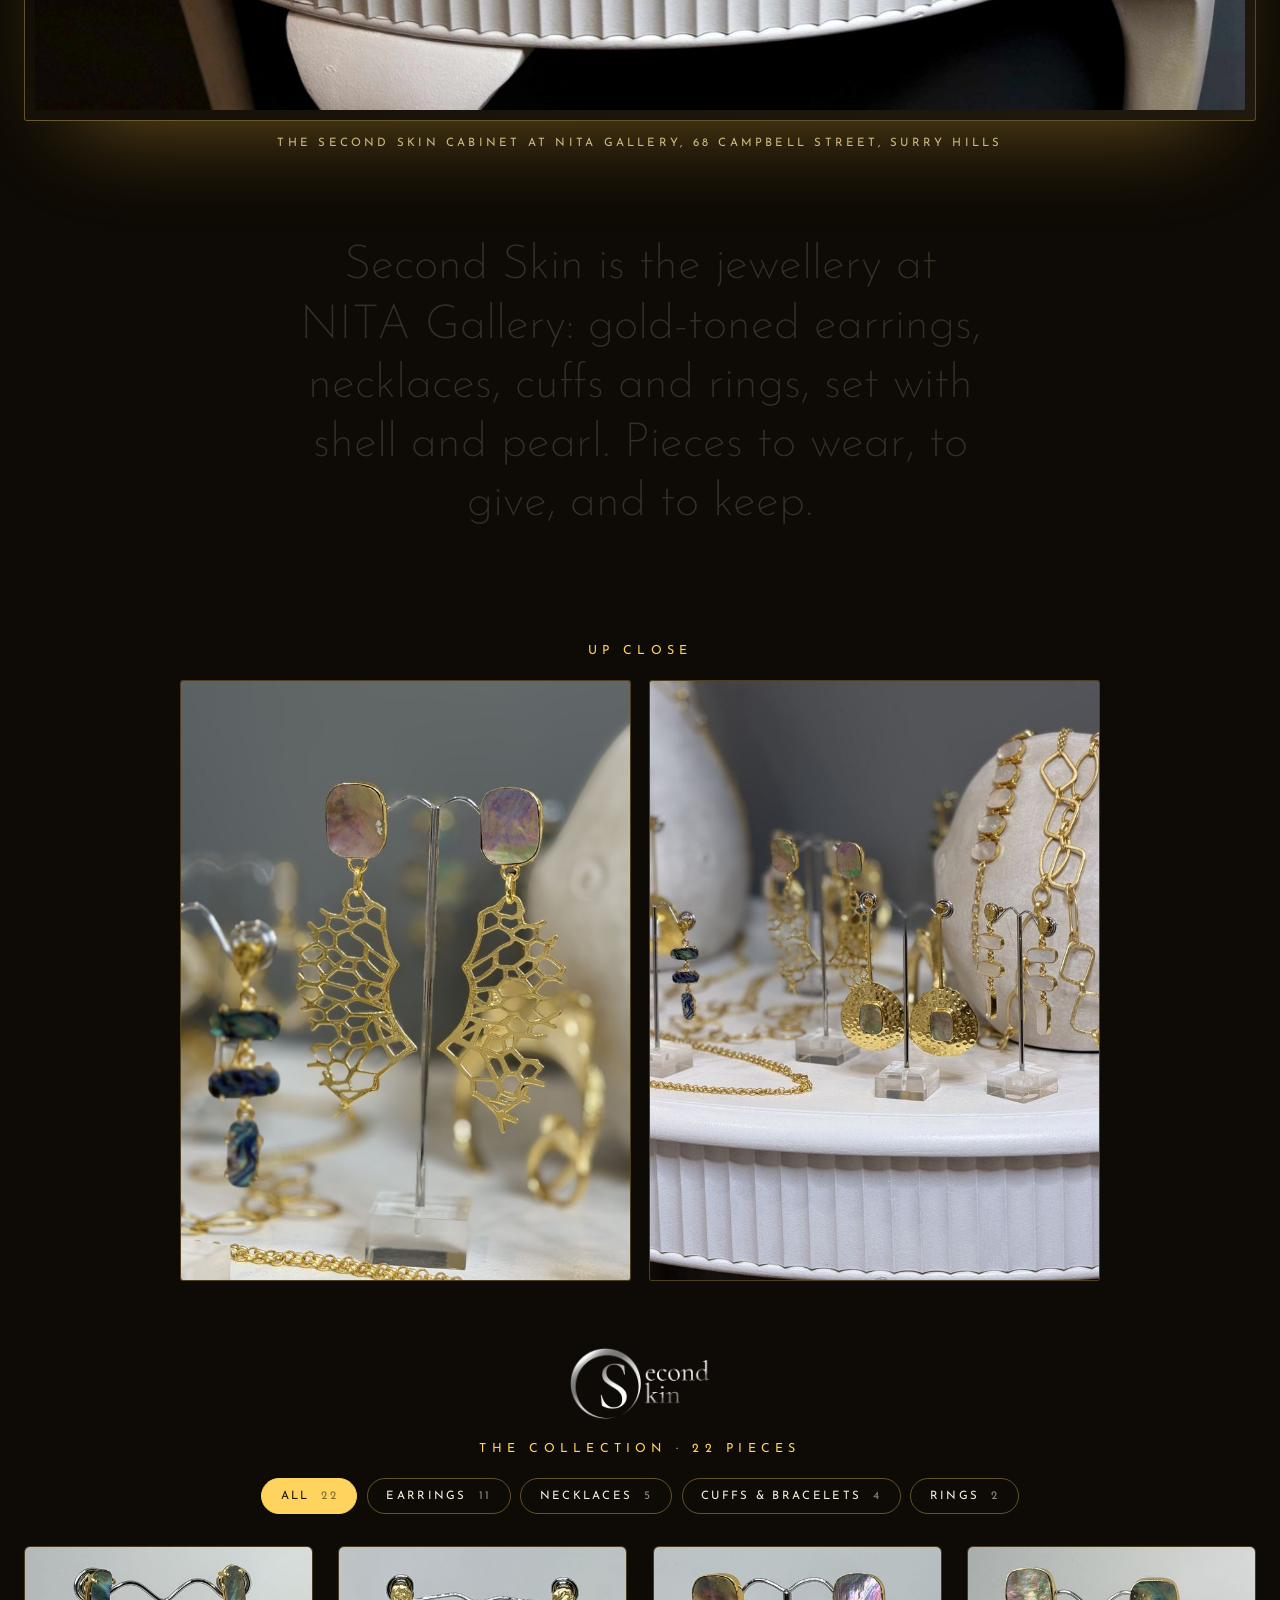
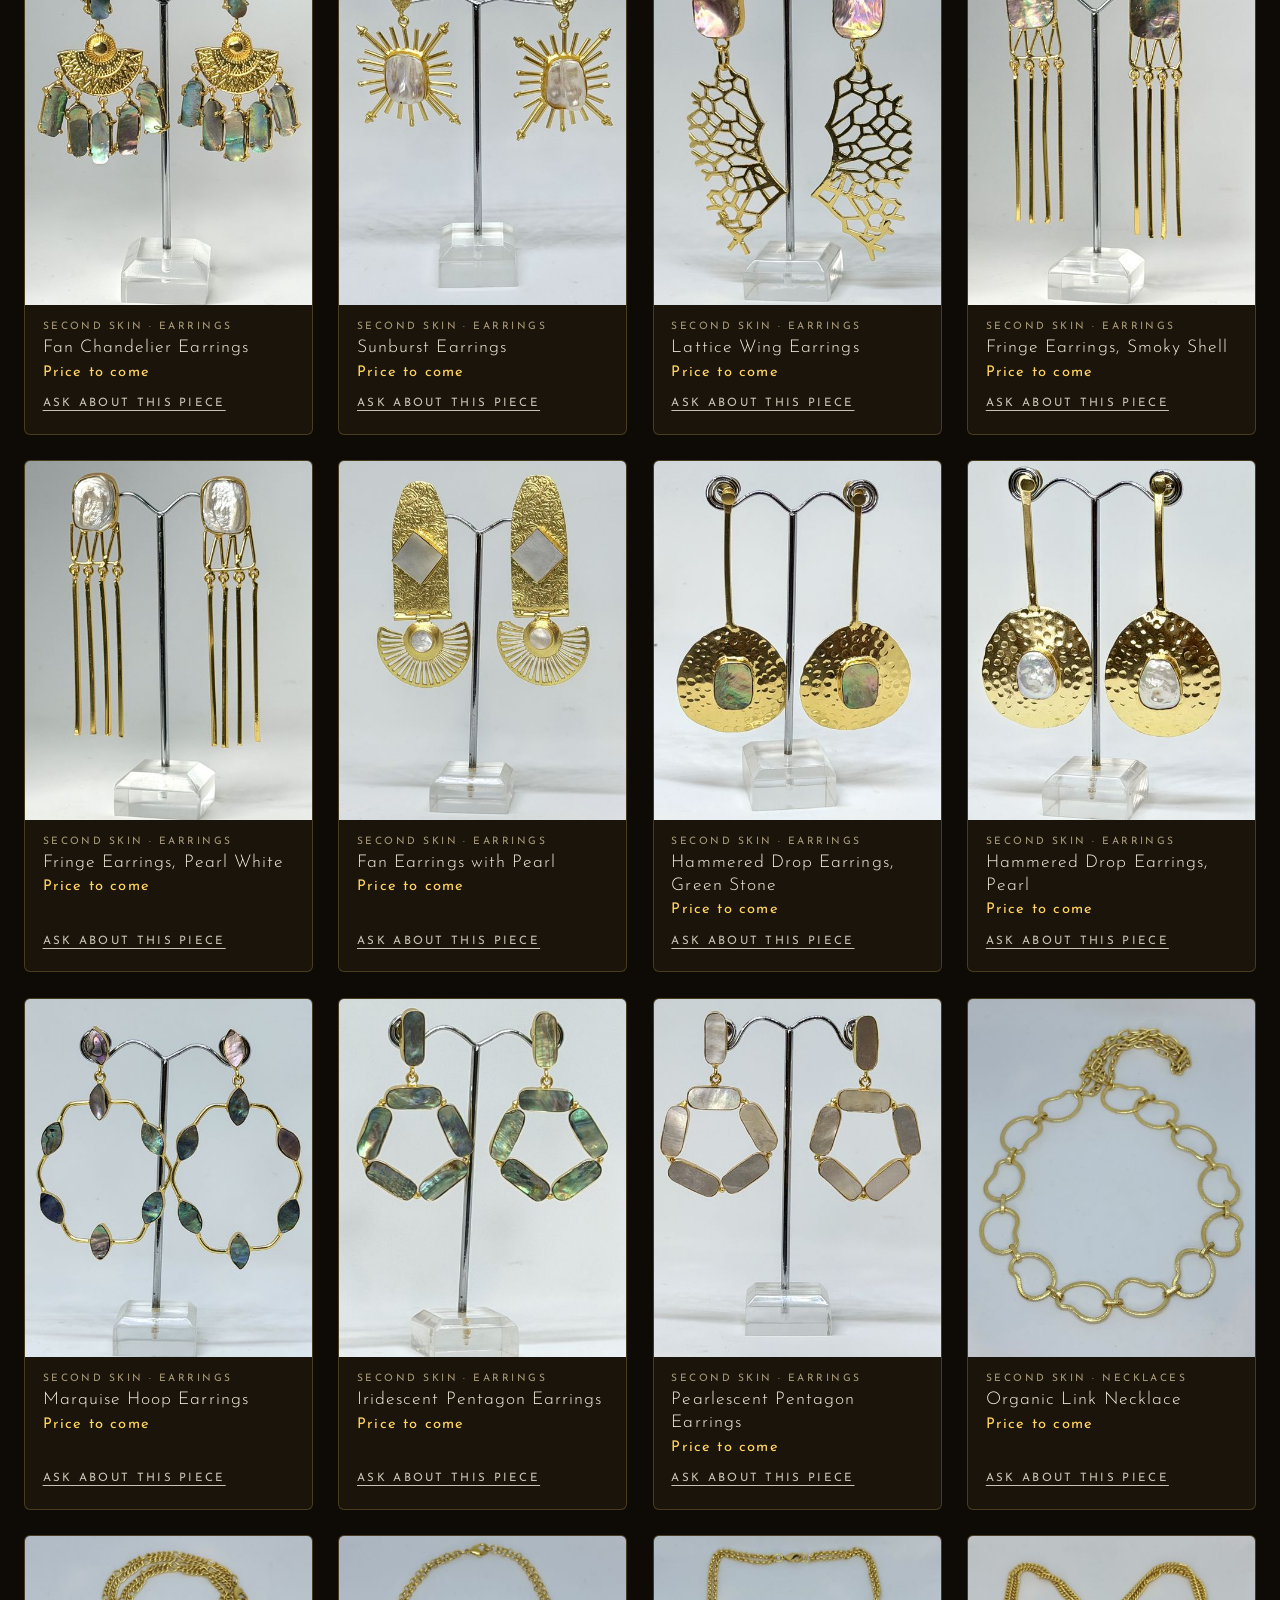
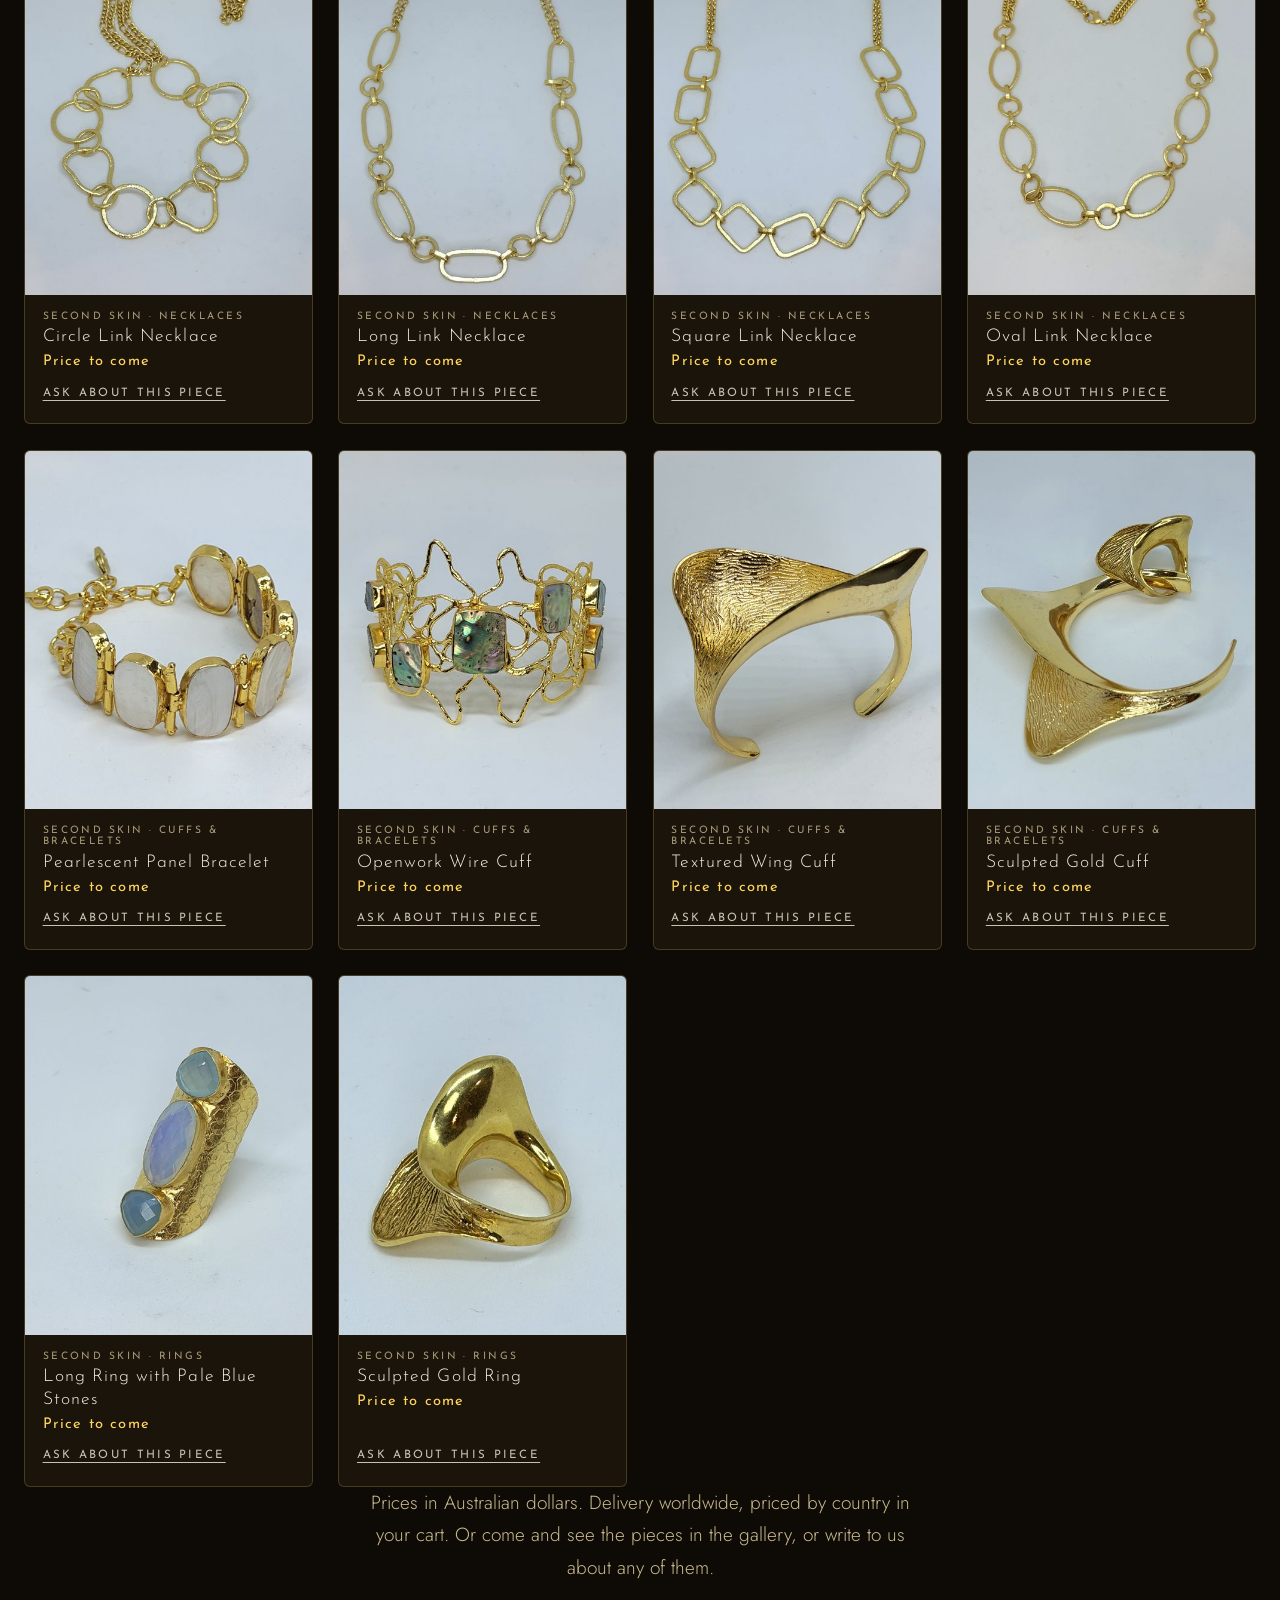
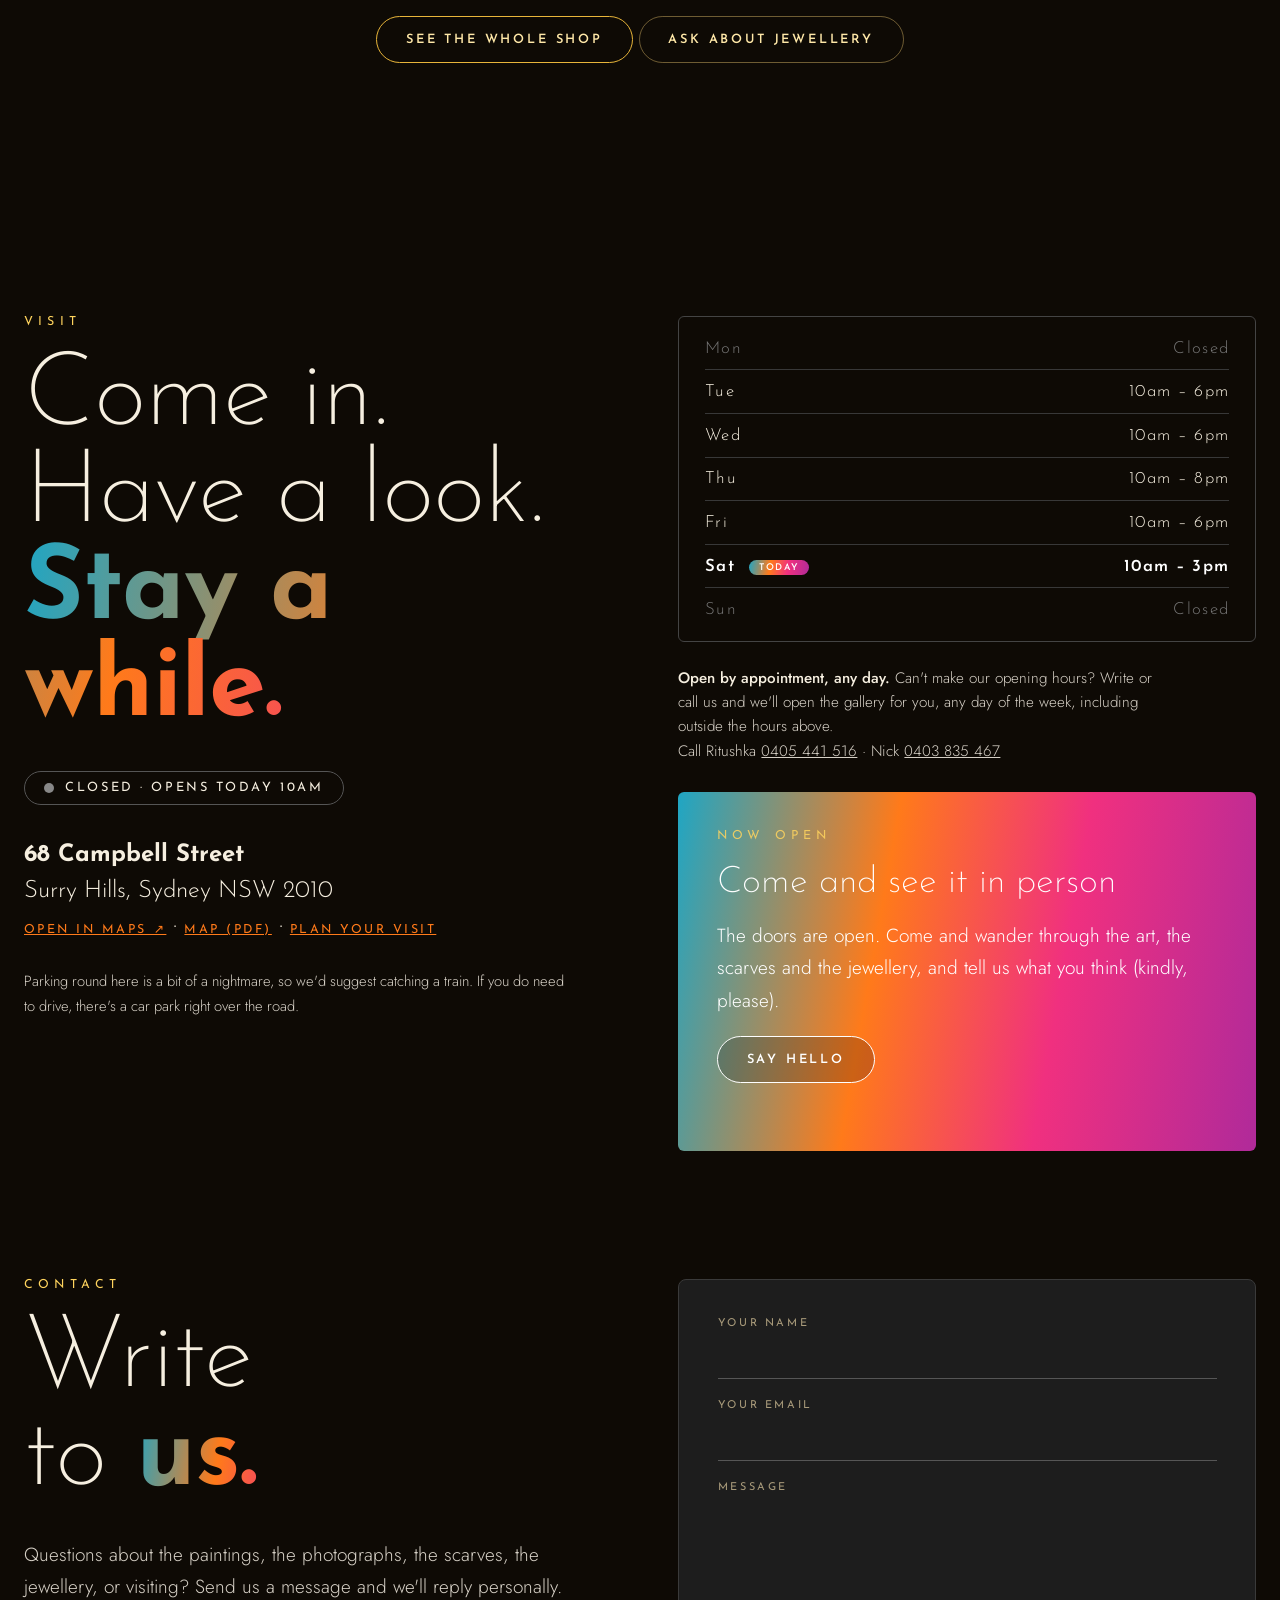
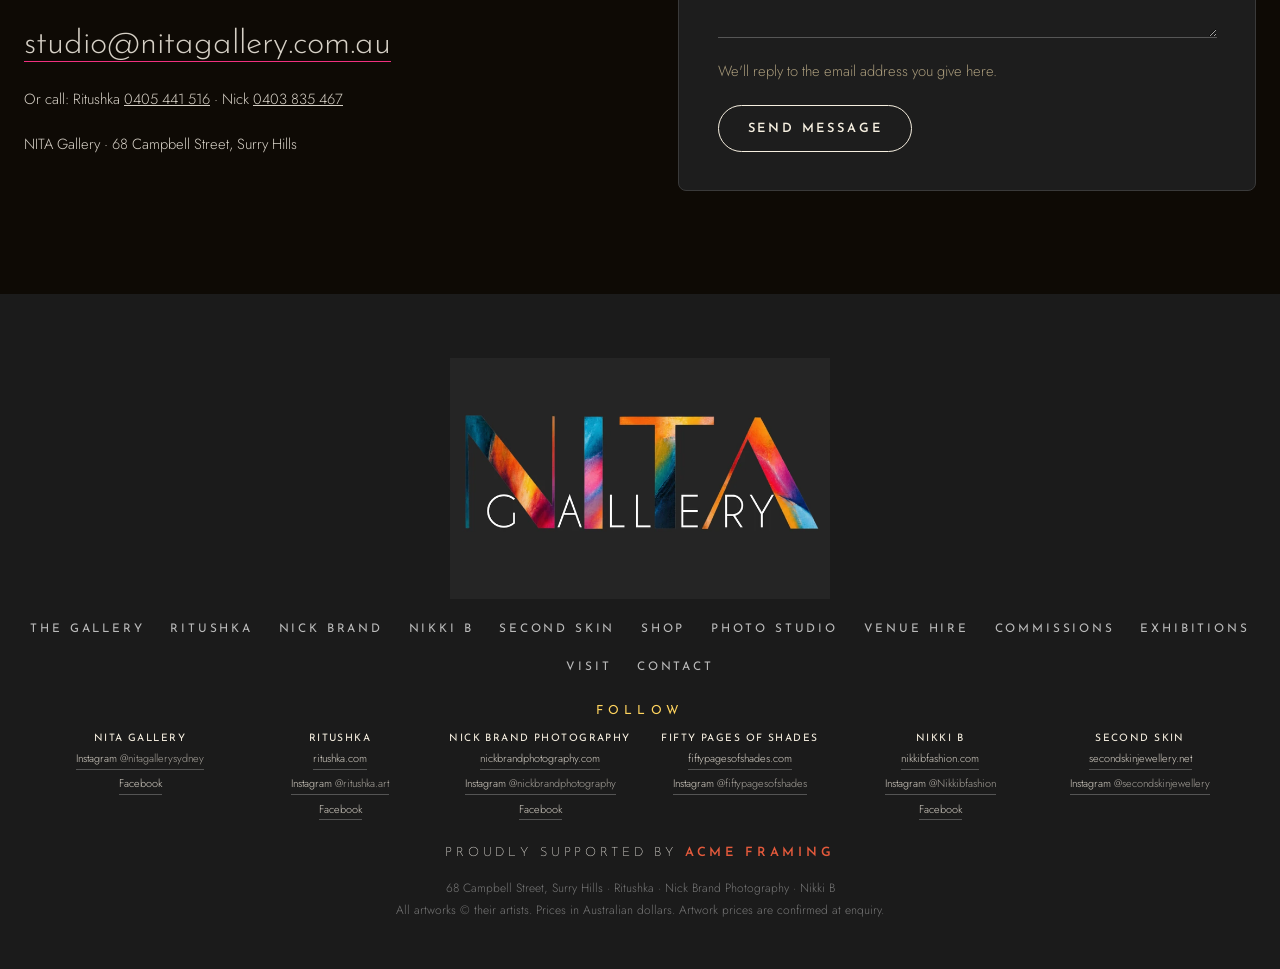
<file: jewellery.html>
<!doctype html>
<html lang="en-AU">
<head>
<meta charset="utf-8">
<meta name="viewport" content="width=device-width, initial-scale=1">
<title>Second Skin Jewellery | NITA Gallery, Surry Hills, Sydney</title>
<meta name="description" content="Second Skin earrings, necklaces, cuffs and rings set with shell and pearl, shown at NITA Gallery, 68 Campbell Street, Surry Hills. Shop online or visit.">
<meta property="og:title" content="Second Skin Jewellery | NITA Gallery, Surry Hills, Sydney">
<meta property="og:description" content="Second Skin earrings, necklaces, cuffs and rings set with shell and pearl, shown at NITA Gallery, 68 Campbell Street, Surry Hills. Shop online or visit.">
<meta property="og:image" content="https://www.nitagallery.com.au/img/ss/og.jpg">
<meta property="og:url" content="https://www.nitagallery.com.au/jewellery">
<meta property="og:type" content="website">
<meta property="og:site_name" content="NITA Gallery">
<meta property="og:locale" content="en_AU">
<meta name="twitter:card" content="summary_large_image">
<link rel="canonical" href="https://www.nitagallery.com.au/jewellery">
<link rel="alternate" hreflang="en-au" href="https://www.nitagallery.com.au/jewellery">
<link rel="alternate" hreflang="x-default" href="https://www.nitagallery.com.au/jewellery">
<meta name="robots" content="index, follow, max-image-preview:large">
<meta name="theme-color" content="#252525">
<link rel="icon" href="img/brand/favicon.png">
<link rel="preconnect" href="https://fonts.googleapis.com">
<link rel="preconnect" href="https://fonts.gstatic.com" crossorigin>
<link rel="preload" as="style" href="https://fonts.googleapis.com/css2?family=Cormorant+Garamond:ital,wght@1,400;1,500&family=Josefin+Sans:wght@100;200;300;400;600;700&family=Jost:wght@300;400;500&display=swap" onload="this.onload=null;this.rel='stylesheet'">
<noscript><link rel="stylesheet" href="https://fonts.googleapis.com/css2?family=Cormorant+Garamond:ital,wght@1,400;1,500&family=Josefin+Sans:wght@100;200;300;400;600;700&family=Jost:wght@300;400;500&display=swap"></noscript>
<link rel="stylesheet" href="css/style.css?v=615239cf">
<link rel="stylesheet" href="css/bag.css?v=bcbfee5a">
<link rel="stylesheet" href="css/jewel.css?v=a7335a7f"><link rel="stylesheet" href="css/shop.css?v=7c190ab9">
<script>document.documentElement.classList.add('js')</script>
<script type="application/ld+json">{"@context":"https://schema.org","@type":"BreadcrumbList","itemListElement":[{"@type":"ListItem","position":1,"name":"NITA Gallery","item":"https://www.nitagallery.com.au/"},{"@type":"ListItem","position":2,"name":"Second Skin Jewellery","item":"https://www.nitagallery.com.au/jewellery"}]}</script><script type="application/ld+json">{"@context":"https://schema.org","@type":"ItemList","name":"Second Skin jewellery at NITA Gallery","itemListElement":[{"@type":"ListItem","position":1,"item":{"@type":"Product","name":"Second Skin Fan Chandelier Earrings","image":"https://www.nitagallery.com.au/img/ss/p2128.jpg","description":"Gold fan-shaped chandelier earrings with hanging iridescent shell stones, on a stand.","brand":{"@type":"Brand","name":"Second Skin"},"category":"Earrings"}},{"@type":"ListItem","position":2,"item":{"@type":"Product","name":"Second Skin Sunburst Earrings","image":"https://www.nitagallery.com.au/img/ss/p2105.jpg","description":"Gold sunburst earrings with a pearlescent stone at the centre, on a stand.","brand":{"@type":"Brand","name":"Second Skin"},"category":"Earrings"}},{"@type":"ListItem","position":3,"item":{"@type":"Product","name":"Second Skin Lattice Wing Earrings","image":"https://www.nitagallery.com.au/img/ss/p2102.jpg","description":"Long gold openwork lattice earrings with a pink-toned shell stud, on a stand.","brand":{"@type":"Brand","name":"Second Skin"},"category":"Earrings"}},{"@type":"ListItem","position":4,"item":{"@type":"Product","name":"Second Skin Fringe Earrings, Smoky Shell","image":"https://www.nitagallery.com.au/img/ss/p2125.jpg","description":"Long gold fringe earrings with a smoky iridescent shell stud, on a stand.","brand":{"@type":"Brand","name":"Second Skin"},"category":"Earrings"}},{"@type":"ListItem","position":5,"item":{"@type":"Product","name":"Second Skin Fringe Earrings, Pearl White","image":"https://www.nitagallery.com.au/img/ss/p2127.jpg","description":"Long gold fringe earrings with a white pearlescent stud, on a stand.","brand":{"@type":"Brand","name":"Second Skin"},"category":"Earrings"}},{"@type":"ListItem","position":6,"item":{"@type":"Product","name":"Second Skin Fan Earrings with Pearl","image":"https://www.nitagallery.com.au/img/ss/p2115.jpg","description":"Textured gold fan-shaped earrings with a white stone and a small pearl, on a stand.","brand":{"@type":"Brand","name":"Second Skin"},"category":"Earrings"}},{"@type":"ListItem","position":7,"item":{"@type":"Product","name":"Second Skin Hammered Drop Earrings, Green Stone","image":"https://www.nitagallery.com.au/img/ss/p2092.jpg","description":"Hammered gold teardrop earrings with a green iridescent stone, on a stand.","brand":{"@type":"Brand","name":"Second Skin"},"category":"Earrings"}},{"@type":"ListItem","position":8,"item":{"@type":"Product","name":"Second Skin Hammered Drop Earrings, Pearl","image":"https://www.nitagallery.com.au/img/ss/p2106.jpg","description":"Hammered gold teardrop earrings with a pearl, on a stand.","brand":{"@type":"Brand","name":"Second Skin"},"category":"Earrings"}},{"@type":"ListItem","position":9,"item":{"@type":"Product","name":"Second Skin Marquise Hoop Earrings","image":"https://www.nitagallery.com.au/img/ss/p2112.jpg","description":"Large thin gold hoop earrings set with iridescent marquise-cut stones, on a stand.","brand":{"@type":"Brand","name":"Second Skin"},"category":"Earrings"}},{"@type":"ListItem","position":10,"item":{"@type":"Product","name":"Second Skin Iridescent Pentagon Earrings","image":"https://www.nitagallery.com.au/img/ss/p2116.jpg","description":"Gold pentagon-shaped earrings set with green iridescent shell stones, on a stand.","brand":{"@type":"Brand","name":"Second Skin"},"category":"Earrings"}},{"@type":"ListItem","position":11,"item":{"@type":"Product","name":"Second Skin Pearlescent Pentagon Earrings","image":"https://www.nitagallery.com.au/img/ss/p2097.jpg","description":"Gold pentagon-shaped earrings set with white pearlescent shell stones, on a stand.","brand":{"@type":"Brand","name":"Second Skin"},"category":"Earrings"}},{"@type":"ListItem","position":12,"item":{"@type":"Product","name":"Second Skin Organic Link Necklace","image":"https://www.nitagallery.com.au/img/ss/p2072.jpg","description":"A gold necklace of loosely shaped, organic round links.","brand":{"@type":"Brand","name":"Second Skin"},"category":"Necklaces"}},{"@type":"ListItem","position":13,"item":{"@type":"Product","name":"Second Skin Circle Link Necklace","image":"https://www.nitagallery.com.au/img/ss/p2074.jpg","description":"A gold necklace of overlapping circle links on a double chain.","brand":{"@type":"Brand","name":"Second Skin"},"category":"Necklaces"}},{"@type":"ListItem","position":14,"item":{"@type":"Product","name":"Second Skin Long Link Necklace","image":"https://www.nitagallery.com.au/img/ss/p2076.jpg","description":"A long gold necklace of elongated links with a clasp detail.","brand":{"@type":"Brand","name":"Second Skin"},"category":"Necklaces"}},{"@type":"ListItem","position":15,"item":{"@type":"Product","name":"Second Skin Square Link Necklace","image":"https://www.nitagallery.com.au/img/ss/p2079.jpg","description":"A gold necklace of open square links on a double chain.","brand":{"@type":"Brand","name":"Second Skin"},"category":"Necklaces"}},{"@type":"ListItem","position":16,"item":{"@type":"Product","name":"Second Skin Oval Link Necklace","image":"https://www.nitagallery.com.au/img/ss/p2081.jpg","description":"A gold necklace of open oval links on a double chain.","brand":{"@type":"Brand","name":"Second Skin"},"category":"Necklaces"}},{"@type":"ListItem","position":17,"item":{"@type":"Product","name":"Second Skin Pearlescent Panel Bracelet","image":"https://www.nitagallery.com.au/img/ss/p2087.jpg","description":"A gold bracelet of white pearlescent panels with a clasp.","brand":{"@type":"Brand","name":"Second Skin"},"category":"Cuffs & bracelets"}},{"@type":"ListItem","position":18,"item":{"@type":"Product","name":"Second Skin Openwork Wire Cuff","image":"https://www.nitagallery.com.au/img/ss/p2034.jpg","description":"A gold openwork wire cuff set with iridescent stones.","brand":{"@type":"Brand","name":"Second Skin"},"category":"Cuffs & bracelets"}},{"@type":"ListItem","position":19,"item":{"@type":"Product","name":"Second Skin Textured Wing Cuff","image":"https://www.nitagallery.com.au/img/ss/p2066.jpg","description":"A sculptural gold cuff with a textured, wing-like flare.","brand":{"@type":"Brand","name":"Second Skin"},"category":"Cuffs & bracelets"}},{"@type":"ListItem","position":20,"item":{"@type":"Product","name":"Second Skin Sculpted Gold Cuff","image":"https://www.nitagallery.com.au/img/ss/p2055.jpg","description":"A sculptural gold cuff with two textured flares.","brand":{"@type":"Brand","name":"Second Skin"},"category":"Cuffs & bracelets"}},{"@type":"ListItem","position":21,"item":{"@type":"Product","name":"Second Skin Long Ring with Pale Blue Stones","image":"https://www.nitagallery.com.au/img/ss/p2038.jpg","description":"A long hammered gold ring set with three pale blue and lilac stones.","brand":{"@type":"Brand","name":"Second Skin"},"category":"Rings"}},{"@type":"ListItem","position":22,"item":{"@type":"Product","name":"Second Skin Sculpted Gold Ring","image":"https://www.nitagallery.com.au/img/ss/p2049.jpg","description":"A polished sculptural gold ring with a textured wing.","brand":{"@type":"Brand","name":"Second Skin"},"category":"Rings"}}]}</script></head>
<body class="t-jewel">
<div class="curtain start" id="curtain" aria-hidden="true"></div>
<div class="cursor" id="cursor" aria-hidden="true"><span></span></div>

<header class="nav" id="nav">
  <a href="/" class="wordmark" aria-label="NITA Gallery — home"><img src="img/brand/nita-logo-t-s.webp" alt="NITA Gallery" width="420" height="142"></a>
  <nav class="links" id="links" aria-label="Main">
    <a href="/">The Gallery</a><a href="/ritushka">Ritushka</a><a href="/nick-brand">Nick Brand</a><a href="/nikki-b">Nikki B</a><a href="/jewellery" aria-current="page">Second Skin</a><a href="/shop">Shop</a><a href="/exhibitions">Exhibitions</a><a href="/venue-hire">Venue hire</a>
    <a href="/#visit" class="pill">Visit</a>
  </nav>
  <button class="burger" id="burger" aria-label="Menu" aria-expanded="false"><i></i><i></i></button>
</header>

<div class="glint" id="glint" aria-hidden="true"></div>
<main id="top">
<section class="j-hero">
  <canvas id="sparkles" aria-hidden="true"></canvas>
  <div class="j-hero-t">
    <p class="kicker rv">Jewellery · NITA Gallery</p>
    <h1 class="ss-logo rv"><img src="img/ss/logo-t.png" srcset="img/ss/logo-t-s.png 600w, img/ss/logo-t.png 1400w" sizes="(max-width: 800px) 86vw, 700px" width="1400" height="723" alt="Second Skin" fetchpriority="high"></h1>
    <p class="serif rv">Small things that catch the light.</p>
    <p class="rv j-btns"><a class="btn gd magnetic" href="#shop"><span>Shop Second Skin</span></a> <a class="btn gd ghost magnetic" href="/shop"><span>The whole shop</span></a></p>
  </div>
  <div class="scroll-cue" aria-hidden="true"><span></span></div>
</section>

<section class="j-show" aria-label="The jewellery on display">
  <figure class="wrap rv">
    <div class="frame">
      <img src="img/jewel/hero.jpg" srcset="img/jewel/hero-800.jpg 800w, img/jewel/hero-1400.jpg 1400w, img/jewel/hero.jpg 2000w" sizes="(max-width: 1300px) 100vw, 1240px" width="2000" height="1322" fetchpriority="high"
           alt="A white table at NITA Gallery displaying gold-toned jewellery on stands: long earrings, chain necklaces, a bracelet and cuffs set with shell and pearl stones.">
    </div>
    <figcaption>The Second Skin cabinet at NITA Gallery, 68 Campbell Street, Surry Hills</figcaption>
  </figure>
</section>

<section class="j-say">
  <div class="wrap">
    <p class="scrub" id="scrub">Second Skin is the jewellery at NITA Gallery: gold-toned earrings, necklaces, cuffs and rings, set with shell and pearl. Pieces to wear, to give, and to keep.</p>
  </div>
</section>

<section class="j-room" aria-label="Second Skin at NITA Gallery">
  <div class="wrap">
    <p class="kicker rv">Up close</p>
    <div class="j-gal" id="gal"><figure class="rv"><button type="button" data-g="0" aria-label="Enlarge photo 1"><img src="img/ss/r1934-s.jpg" alt="Close-up of long gold lattice earrings with pink shell studs on a stand, with other earrings behind." loading="lazy"></button></figure><figure class="rv"><button type="button" data-g="1" aria-label="Enlarge photo 2"><img src="img/ss/r1944-s.jpg" alt="Chain necklaces draped over a pale sculpture, with hammered gold earrings on stands." loading="lazy"></button></figure></div>
  </div>
</section>

<section class="j-cab s-shop" id="shop">
  <div class="wrap">
    <img class="j-mark rv" src="img/ss/logo-t-lift-s.png" alt="Second Skin" width="600" height="310">
    <p class="kicker rv">The collection · 22 pieces</p>
    <div class="s-filters rv" id="filters" role="group" aria-label="Filter the jewellery"><button type="button" class="on" data-f="all">All <i>22</i></button><button type="button" data-f="earrings">Earrings <i>11</i></button><button type="button" data-f="necklaces">Necklaces <i>5</i></button><button type="button" data-f="cuffs-bracelets">Cuffs &amp; bracelets <i>4</i></button><button type="button" data-f="rings">Rings <i>2</i></button></div>
    <ul class="s-grid" id="grid"><li class="s-card unpriced" data-item="ss-fan-chandelier-earrings" data-slug="earrings" data-brand="second-skin"><button class="s-img" type="button" data-open aria-label="View Fan Chandelier Earrings"><img src="img/ss/p2128-t.jpg" alt="Gold fan-shaped chandelier earrings with hanging iridescent shell stones, on a stand." loading="lazy"></button><div class="s-info"><small>Second Skin · Earrings</small><h3>Fan Chandelier Earrings</h3><p class="pr">Price to come</p><button class="add" type="button" data-add="ss-fan-chandelier-earrings">Add to cart</button><a class="ask" data-mail="gallery" data-subject="Enquiry — Second Skin Fan Chandelier Earrings" href="#">Ask about this piece</a></div></li><li class="s-card unpriced" data-item="ss-sunburst-earrings" data-slug="earrings" data-brand="second-skin"><button class="s-img" type="button" data-open aria-label="View Sunburst Earrings"><img src="img/ss/p2105-t.jpg" alt="Gold sunburst earrings with a pearlescent stone at the centre, on a stand." loading="lazy"></button><div class="s-info"><small>Second Skin · Earrings</small><h3>Sunburst Earrings</h3><p class="pr">Price to come</p><button class="add" type="button" data-add="ss-sunburst-earrings">Add to cart</button><a class="ask" data-mail="gallery" data-subject="Enquiry — Second Skin Sunburst Earrings" href="#">Ask about this piece</a></div></li><li class="s-card unpriced" data-item="ss-lattice-wing-earrings" data-slug="earrings" data-brand="second-skin"><button class="s-img" type="button" data-open aria-label="View Lattice Wing Earrings"><img src="img/ss/p2102-t.jpg" alt="Long gold openwork lattice earrings with a pink-toned shell stud, on a stand." loading="lazy"></button><div class="s-info"><small>Second Skin · Earrings</small><h3>Lattice Wing Earrings</h3><p class="pr">Price to come</p><button class="add" type="button" data-add="ss-lattice-wing-earrings">Add to cart</button><a class="ask" data-mail="gallery" data-subject="Enquiry — Second Skin Lattice Wing Earrings" href="#">Ask about this piece</a></div></li><li class="s-card unpriced" data-item="ss-fringe-earrings-smoky" data-slug="earrings" data-brand="second-skin"><button class="s-img" type="button" data-open aria-label="View Fringe Earrings, Smoky Shell"><img src="img/ss/p2125-t.jpg" alt="Long gold fringe earrings with a smoky iridescent shell stud, on a stand." loading="lazy"></button><div class="s-info"><small>Second Skin · Earrings</small><h3>Fringe Earrings, Smoky Shell</h3><p class="pr">Price to come</p><button class="add" type="button" data-add="ss-fringe-earrings-smoky">Add to cart</button><a class="ask" data-mail="gallery" data-subject="Enquiry — Second Skin Fringe Earrings, Smoky Shell" href="#">Ask about this piece</a></div></li><li class="s-card unpriced" data-item="ss-fringe-earrings-pearl" data-slug="earrings" data-brand="second-skin"><button class="s-img" type="button" data-open aria-label="View Fringe Earrings, Pearl White"><img src="img/ss/p2127-t.jpg" alt="Long gold fringe earrings with a white pearlescent stud, on a stand." loading="lazy"></button><div class="s-info"><small>Second Skin · Earrings</small><h3>Fringe Earrings, Pearl White</h3><p class="pr">Price to come</p><button class="add" type="button" data-add="ss-fringe-earrings-pearl">Add to cart</button><a class="ask" data-mail="gallery" data-subject="Enquiry — Second Skin Fringe Earrings, Pearl White" href="#">Ask about this piece</a></div></li><li class="s-card unpriced" data-item="ss-fan-earrings-pearl" data-slug="earrings" data-brand="second-skin"><button class="s-img" type="button" data-open aria-label="View Fan Earrings with Pearl"><img src="img/ss/p2115-t.jpg" alt="Textured gold fan-shaped earrings with a white stone and a small pearl, on a stand." loading="lazy"></button><div class="s-info"><small>Second Skin · Earrings</small><h3>Fan Earrings with Pearl</h3><p class="pr">Price to come</p><button class="add" type="button" data-add="ss-fan-earrings-pearl">Add to cart</button><a class="ask" data-mail="gallery" data-subject="Enquiry — Second Skin Fan Earrings with Pearl" href="#">Ask about this piece</a></div></li><li class="s-card unpriced" data-item="ss-hammered-drop-earrings-green" data-slug="earrings" data-brand="second-skin"><button class="s-img" type="button" data-open aria-label="View Hammered Drop Earrings, Green Stone"><img src="img/ss/p2092-t.jpg" alt="Hammered gold teardrop earrings with a green iridescent stone, on a stand." loading="lazy"></button><div class="s-info"><small>Second Skin · Earrings</small><h3>Hammered Drop Earrings, Green Stone</h3><p class="pr">Price to come</p><button class="add" type="button" data-add="ss-hammered-drop-earrings-green">Add to cart</button><a class="ask" data-mail="gallery" data-subject="Enquiry — Second Skin Hammered Drop Earrings, Green Stone" href="#">Ask about this piece</a></div></li><li class="s-card unpriced" data-item="ss-hammered-drop-earrings-pearl" data-slug="earrings" data-brand="second-skin"><button class="s-img" type="button" data-open aria-label="View Hammered Drop Earrings, Pearl"><img src="img/ss/p2106-t.jpg" alt="Hammered gold teardrop earrings with a pearl, on a stand." loading="lazy"></button><div class="s-info"><small>Second Skin · Earrings</small><h3>Hammered Drop Earrings, Pearl</h3><p class="pr">Price to come</p><button class="add" type="button" data-add="ss-hammered-drop-earrings-pearl">Add to cart</button><a class="ask" data-mail="gallery" data-subject="Enquiry — Second Skin Hammered Drop Earrings, Pearl" href="#">Ask about this piece</a></div></li><li class="s-card unpriced" data-item="ss-marquise-hoop-earrings" data-slug="earrings" data-brand="second-skin"><button class="s-img" type="button" data-open aria-label="View Marquise Hoop Earrings"><img src="img/ss/p2112-t.jpg" alt="Large thin gold hoop earrings set with iridescent marquise-cut stones, on a stand." loading="lazy"></button><div class="s-info"><small>Second Skin · Earrings</small><h3>Marquise Hoop Earrings</h3><p class="pr">Price to come</p><button class="add" type="button" data-add="ss-marquise-hoop-earrings">Add to cart</button><a class="ask" data-mail="gallery" data-subject="Enquiry — Second Skin Marquise Hoop Earrings" href="#">Ask about this piece</a></div></li><li class="s-card unpriced" data-item="ss-iridescent-pentagon-earrings" data-slug="earrings" data-brand="second-skin"><button class="s-img" type="button" data-open aria-label="View Iridescent Pentagon Earrings"><img src="img/ss/p2116-t.jpg" alt="Gold pentagon-shaped earrings set with green iridescent shell stones, on a stand." loading="lazy"></button><div class="s-info"><small>Second Skin · Earrings</small><h3>Iridescent Pentagon Earrings</h3><p class="pr">Price to come</p><button class="add" type="button" data-add="ss-iridescent-pentagon-earrings">Add to cart</button><a class="ask" data-mail="gallery" data-subject="Enquiry — Second Skin Iridescent Pentagon Earrings" href="#">Ask about this piece</a></div></li><li class="s-card unpriced" data-item="ss-pearlescent-pentagon-earrings" data-slug="earrings" data-brand="second-skin"><button class="s-img" type="button" data-open aria-label="View Pearlescent Pentagon Earrings"><img src="img/ss/p2097-t.jpg" alt="Gold pentagon-shaped earrings set with white pearlescent shell stones, on a stand." loading="lazy"></button><div class="s-info"><small>Second Skin · Earrings</small><h3>Pearlescent Pentagon Earrings</h3><p class="pr">Price to come</p><button class="add" type="button" data-add="ss-pearlescent-pentagon-earrings">Add to cart</button><a class="ask" data-mail="gallery" data-subject="Enquiry — Second Skin Pearlescent Pentagon Earrings" href="#">Ask about this piece</a></div></li><li class="s-card unpriced" data-item="ss-organic-link-necklace" data-slug="necklaces" data-brand="second-skin"><button class="s-img" type="button" data-open aria-label="View Organic Link Necklace"><img src="img/ss/p2072-t.jpg" alt="A gold necklace of loosely shaped, organic round links." loading="lazy"></button><div class="s-info"><small>Second Skin · Necklaces</small><h3>Organic Link Necklace</h3><p class="pr">Price to come</p><button class="add" type="button" data-add="ss-organic-link-necklace">Add to cart</button><a class="ask" data-mail="gallery" data-subject="Enquiry — Second Skin Organic Link Necklace" href="#">Ask about this piece</a></div></li><li class="s-card unpriced" data-item="ss-circle-link-necklace" data-slug="necklaces" data-brand="second-skin"><button class="s-img" type="button" data-open aria-label="View Circle Link Necklace"><img src="img/ss/p2074-t.jpg" alt="A gold necklace of overlapping circle links on a double chain." loading="lazy"></button><div class="s-info"><small>Second Skin · Necklaces</small><h3>Circle Link Necklace</h3><p class="pr">Price to come</p><button class="add" type="button" data-add="ss-circle-link-necklace">Add to cart</button><a class="ask" data-mail="gallery" data-subject="Enquiry — Second Skin Circle Link Necklace" href="#">Ask about this piece</a></div></li><li class="s-card unpriced" data-item="ss-long-link-necklace" data-slug="necklaces" data-brand="second-skin"><button class="s-img" type="button" data-open aria-label="View Long Link Necklace"><img src="img/ss/p2076-t.jpg" alt="A long gold necklace of elongated links with a clasp detail." loading="lazy"></button><div class="s-info"><small>Second Skin · Necklaces</small><h3>Long Link Necklace</h3><p class="pr">Price to come</p><button class="add" type="button" data-add="ss-long-link-necklace">Add to cart</button><a class="ask" data-mail="gallery" data-subject="Enquiry — Second Skin Long Link Necklace" href="#">Ask about this piece</a></div></li><li class="s-card unpriced" data-item="ss-square-link-necklace" data-slug="necklaces" data-brand="second-skin"><button class="s-img" type="button" data-open aria-label="View Square Link Necklace"><img src="img/ss/p2079-t.jpg" alt="A gold necklace of open square links on a double chain." loading="lazy"></button><div class="s-info"><small>Second Skin · Necklaces</small><h3>Square Link Necklace</h3><p class="pr">Price to come</p><button class="add" type="button" data-add="ss-square-link-necklace">Add to cart</button><a class="ask" data-mail="gallery" data-subject="Enquiry — Second Skin Square Link Necklace" href="#">Ask about this piece</a></div></li><li class="s-card unpriced" data-item="ss-oval-link-necklace" data-slug="necklaces" data-brand="second-skin"><button class="s-img" type="button" data-open aria-label="View Oval Link Necklace"><img src="img/ss/p2081-t.jpg" alt="A gold necklace of open oval links on a double chain." loading="lazy"></button><div class="s-info"><small>Second Skin · Necklaces</small><h3>Oval Link Necklace</h3><p class="pr">Price to come</p><button class="add" type="button" data-add="ss-oval-link-necklace">Add to cart</button><a class="ask" data-mail="gallery" data-subject="Enquiry — Second Skin Oval Link Necklace" href="#">Ask about this piece</a></div></li><li class="s-card unpriced" data-item="ss-pearlescent-panel-bracelet" data-slug="cuffs-bracelets" data-brand="second-skin"><button class="s-img" type="button" data-open aria-label="View Pearlescent Panel Bracelet"><img src="img/ss/p2087-t.jpg" alt="A gold bracelet of white pearlescent panels with a clasp." loading="lazy"></button><div class="s-info"><small>Second Skin · Cuffs &amp; bracelets</small><h3>Pearlescent Panel Bracelet</h3><p class="pr">Price to come</p><button class="add" type="button" data-add="ss-pearlescent-panel-bracelet">Add to cart</button><a class="ask" data-mail="gallery" data-subject="Enquiry — Second Skin Pearlescent Panel Bracelet" href="#">Ask about this piece</a></div></li><li class="s-card unpriced" data-item="ss-openwork-cuff" data-slug="cuffs-bracelets" data-brand="second-skin"><button class="s-img" type="button" data-open aria-label="View Openwork Wire Cuff"><img src="img/ss/p2034-t.jpg" alt="A gold openwork wire cuff set with iridescent stones." loading="lazy"></button><div class="s-info"><small>Second Skin · Cuffs &amp; bracelets</small><h3>Openwork Wire Cuff</h3><p class="pr">Price to come</p><button class="add" type="button" data-add="ss-openwork-cuff">Add to cart</button><a class="ask" data-mail="gallery" data-subject="Enquiry — Second Skin Openwork Wire Cuff" href="#">Ask about this piece</a></div></li><li class="s-card unpriced" data-item="ss-textured-wing-cuff" data-slug="cuffs-bracelets" data-brand="second-skin"><button class="s-img" type="button" data-open aria-label="View Textured Wing Cuff"><img src="img/ss/p2066-t.jpg" alt="A sculptural gold cuff with a textured, wing-like flare." loading="lazy"></button><div class="s-info"><small>Second Skin · Cuffs &amp; bracelets</small><h3>Textured Wing Cuff</h3><p class="pr">Price to come</p><button class="add" type="button" data-add="ss-textured-wing-cuff">Add to cart</button><a class="ask" data-mail="gallery" data-subject="Enquiry — Second Skin Textured Wing Cuff" href="#">Ask about this piece</a></div></li><li class="s-card unpriced" data-item="ss-sculpted-cuff" data-slug="cuffs-bracelets" data-brand="second-skin"><button class="s-img" type="button" data-open aria-label="View Sculpted Gold Cuff"><img src="img/ss/p2055-t.jpg" alt="A sculptural gold cuff with two textured flares." loading="lazy"></button><div class="s-info"><small>Second Skin · Cuffs &amp; bracelets</small><h3>Sculpted Gold Cuff</h3><p class="pr">Price to come</p><button class="add" type="button" data-add="ss-sculpted-cuff">Add to cart</button><a class="ask" data-mail="gallery" data-subject="Enquiry — Second Skin Sculpted Gold Cuff" href="#">Ask about this piece</a></div></li><li class="s-card unpriced" data-item="ss-blue-stone-ring" data-slug="rings" data-brand="second-skin"><button class="s-img" type="button" data-open aria-label="View Long Ring with Pale Blue Stones"><img src="img/ss/p2038-t.jpg" alt="A long hammered gold ring set with three pale blue and lilac stones." loading="lazy"></button><div class="s-info"><small>Second Skin · Rings</small><h3>Long Ring with Pale Blue Stones</h3><p class="pr">Price to come</p><button class="add" type="button" data-add="ss-blue-stone-ring">Add to cart</button><a class="ask" data-mail="gallery" data-subject="Enquiry — Second Skin Long Ring with Pale Blue Stones" href="#">Ask about this piece</a></div></li><li class="s-card unpriced" data-item="ss-sculpted-ring" data-slug="rings" data-brand="second-skin"><button class="s-img" type="button" data-open aria-label="View Sculpted Gold Ring"><img src="img/ss/p2049-t.jpg" alt="A polished sculptural gold ring with a textured wing." loading="lazy"></button><div class="s-info"><small>Second Skin · Rings</small><h3>Sculpted Gold Ring</h3><p class="pr">Price to come</p><button class="add" type="button" data-add="ss-sculpted-ring">Add to cart</button><a class="ask" data-mail="gallery" data-subject="Enquiry — Second Skin Sculpted Gold Ring" href="#">Ask about this piece</a></div></li></ul>
    <p class="cab-note rv">Prices in Australian dollars. Delivery worldwide, priced by country in your cart. Or come and see the pieces in the gallery, or write to us about any of them.</p>
    <p class="rv"><a class="btn gd magnetic" href="/shop"><span>See the whole shop</span></a> <a class="btn gd ghost magnetic" data-mail="gallery" data-subject="Second Skin jewellery enquiry" href="#"><span>Ask about jewellery</span></a></p>
  </div>
</section>

<section class="sec visit" id="visit">
  <div class="wrap grid2">
    <div class="copy">
      <p class="kicker rv">Visit</p>
      <h2 class="big rv">Come in.<br>Have a look.<br><em>Stay a while.</em></h2>
      <div class="open-now rv" data-opennow><i></i><span>See opening hours below</span></div>
      <address class="rv">
        <b>68 Campbell Street</b><br>Surry Hills, Sydney NSW 2010<br>
        <a href="https://www.google.com/maps/search/?api=1&query=68+Campbell+Street+Surry+Hills+NSW" target="_blank" rel="noopener">Open in Maps ↗</a> · <a href="nita-gallery-map.pdf" target="_blank" rel="noopener">Map (PDF)</a> · <a href="/visit">Plan your visit</a>
      </address>
      <p class="rv small">Parking round here is a bit of a nightmare, so we'd suggest catching a train. If you do need to drive, there's a car park right over the road.</p>
    </div>
    <div class="side">
      <div class="hours rv" data-hours aria-label="Opening hours"><div class="closed"><span>Mon</span><span>Closed</span></div><div class=""><span>Tue</span><span>10am – 6pm</span></div><div class=""><span>Wed</span><span>10am – 6pm</span></div><div class=""><span>Thu</span><span>10am – 8pm</span></div><div class=""><span>Fri</span><span>10am – 6pm</span></div><div class=""><span>Sat</span><span>10am – 3pm</span></div><div class="closed"><span>Sun</span><span>Closed</span></div></div>
      <p class="appt rv"><b>Open by appointment, any day.</b> Can't make our opening hours? Write or call us and we'll open the gallery for you, any day of the week, including outside the hours above.<br>Call Ritushka <a href="tel:0405441516">0405 441 516</a> · Nick <a href="tel:0403835467">0403 835 467</a></p>
      <div class="invite rv">
        <p class="kicker">Now open</p>
        <h3>Come and see it in person</h3>
        <p>The doors are open. Come and wander through the art, the scarves and the jewellery, and tell us what you think (kindly, please).</p>
        <p><a class="btn magnetic" data-mail="gallery" data-subject="Visiting NITA Gallery" href="#"><span>Say hello</span></a></p>
      </div>
    </div>
  </div>
</section>

<section class="sec contact" id="contact">
  <div class="wrap grid2">
    <div class="copy">
      <p class="kicker rv">Contact</p>
      <h2 class="big rv">Write<br>to <em>us.</em></h2>
      <p class="rv">Questions about the paintings, the photographs, the scarves, the jewellery, or visiting? Send us a message and we'll reply personally.</p>
      <p class="rv big-mail"><a href="mailto:studio@nitagallery.com.au">studio@nitagallery.com.au</a></p>
      <p class="rv small">Or call: Ritushka <a href="tel:0405441516">0405 441 516</a> · Nick <a href="tel:0403835467">0403 835 467</a></p>
      <p class="rv small">NITA Gallery · 68 Campbell Street, Surry Hills</p>
    </div>
    <form class="c-form rv" id="contactForm" novalidate>
      <label>Your name<input name="name" autocomplete="name" required maxlength="100"></label>
      <label>Your email<input name="email" type="email" autocomplete="email" required maxlength="200"></label>
      <label>Message<textarea name="message" rows="5" required maxlength="4000"></textarea></label>
      <label class="hp" aria-hidden="true">Website<input name="website" tabindex="-1" autocomplete="off"></label>
      <p class="small" id="cfNote">We'll reply to the email address you give here.</p>
      <button class="btn magnetic" type="submit"><span>Send message</span></button>
    </form>
  </div>
</section>

<noscript><section class="ns wrap"><h2>Second Skin jewellery</h2><ul><li><b>Fan Chandelier Earrings</b> (Earrings). Gold fan-shaped chandelier earrings with hanging iridescent shell stones, on a stand.</li><li><b>Sunburst Earrings</b> (Earrings). Gold sunburst earrings with a pearlescent stone at the centre, on a stand.</li><li><b>Lattice Wing Earrings</b> (Earrings). Long gold openwork lattice earrings with a pink-toned shell stud, on a stand.</li><li><b>Fringe Earrings, Smoky Shell</b> (Earrings). Long gold fringe earrings with a smoky iridescent shell stud, on a stand.</li><li><b>Fringe Earrings, Pearl White</b> (Earrings). Long gold fringe earrings with a white pearlescent stud, on a stand.</li><li><b>Fan Earrings with Pearl</b> (Earrings). Textured gold fan-shaped earrings with a white stone and a small pearl, on a stand.</li><li><b>Hammered Drop Earrings, Green Stone</b> (Earrings). Hammered gold teardrop earrings with a green iridescent stone, on a stand.</li><li><b>Hammered Drop Earrings, Pearl</b> (Earrings). Hammered gold teardrop earrings with a pearl, on a stand.</li><li><b>Marquise Hoop Earrings</b> (Earrings). Large thin gold hoop earrings set with iridescent marquise-cut stones, on a stand.</li><li><b>Iridescent Pentagon Earrings</b> (Earrings). Gold pentagon-shaped earrings set with green iridescent shell stones, on a stand.</li><li><b>Pearlescent Pentagon Earrings</b> (Earrings). Gold pentagon-shaped earrings set with white pearlescent shell stones, on a stand.</li><li><b>Organic Link Necklace</b> (Necklaces). A gold necklace of loosely shaped, organic round links.</li><li><b>Circle Link Necklace</b> (Necklaces). A gold necklace of overlapping circle links on a double chain.</li><li><b>Long Link Necklace</b> (Necklaces). A long gold necklace of elongated links with a clasp detail.</li><li><b>Square Link Necklace</b> (Necklaces). A gold necklace of open square links on a double chain.</li><li><b>Oval Link Necklace</b> (Necklaces). A gold necklace of open oval links on a double chain.</li><li><b>Pearlescent Panel Bracelet</b> (Cuffs &amp; bracelets). A gold bracelet of white pearlescent panels with a clasp.</li><li><b>Openwork Wire Cuff</b> (Cuffs &amp; bracelets). A gold openwork wire cuff set with iridescent stones.</li><li><b>Textured Wing Cuff</b> (Cuffs &amp; bracelets). A sculptural gold cuff with a textured, wing-like flare.</li><li><b>Sculpted Gold Cuff</b> (Cuffs &amp; bracelets). A sculptural gold cuff with two textured flares.</li><li><b>Long Ring with Pale Blue Stones</b> (Rings). A long hammered gold ring set with three pale blue and lilac stones.</li><li><b>Sculpted Gold Ring</b> (Rings). A polished sculptural gold ring with a textured wing.</li></ul><p>Turn on JavaScript to use the shop, or write to studio@nitagallery.com.au to order.</p></section></noscript></main>

<footer class="foot">
  <img src="img/brand/nita-logo.webp" alt="NITA Gallery">
  <nav aria-label="Footer"><a href="/">The Gallery</a><a href="/ritushka">Ritushka</a><a href="/nick-brand">Nick Brand</a><a href="/nikki-b">Nikki B</a><a href="/jewellery">Second Skin</a><a href="/shop">Shop</a><a href="/photo-studio">Photo studio</a><a href="/venue-hire">Venue hire</a><a href="/commissions">Commissions</a><a href="/exhibitions">Exhibitions</a><a href="/visit">Visit</a><a href="/#contact">Contact</a></nav>
  <div class="social"><p class="kicker">Follow</p><ul><li><b>NITA Gallery</b><a href="https://www.instagram.com/nitagallerysydney/" target="_blank" rel="me noopener">Instagram <span>@nitagallerysydney</span></a><a href="https://www.facebook.com/NITAgallerySydney" target="_blank" rel="me noopener">Facebook</a></li><li><b>Ritushka</b><a href="https://www.ritushka.com" target="_blank" rel="noopener">ritushka.com</a><a href="https://www.instagram.com/ritushka.art/" target="_blank" rel="me noopener">Instagram <span>@ritushka.art</span></a><a href="https://www.facebook.com/Ritushka.art" target="_blank" rel="me noopener">Facebook</a></li><li><b>Nick Brand Photography</b><a href="https://www.nickbrandphotography.com" target="_blank" rel="noopener">nickbrandphotography.com</a><a href="https://www.instagram.com/nickbrandphotography/" target="_blank" rel="me noopener">Instagram <span>@nickbrandphotography</span></a><a href="https://www.facebook.com/nickbrandphotography/" target="_blank" rel="me noopener">Facebook</a></li><li><b>Fifty Pages of Shades</b><a href="https://www.fiftypagesofshades.com" target="_blank" rel="noopener">fiftypagesofshades.com</a><a href="https://www.instagram.com/fiftypagesofshades/" target="_blank" rel="me noopener">Instagram <span>@fiftypagesofshades</span></a></li><li><b>Nikki B</b><a href="https://www.nikkibfashion.com" target="_blank" rel="noopener">nikkibfashion.com</a><a href="https://www.instagram.com/Nikkibfashion/" target="_blank" rel="me noopener">Instagram <span>@Nikkibfashion</span></a><a href="https://www.facebook.com/nikkibfashion" target="_blank" rel="me noopener">Facebook</a></li><li><b>Second Skin</b><a href="https://www.secondskinjewellery.net" target="_blank" rel="noopener">secondskinjewellery.net</a><a href="https://www.instagram.com/secondskinjewellery/" target="_blank" rel="me noopener">Instagram <span>@secondskinjewellery</span></a></li></ul></div>
  <p class="support">Proudly supported by <b>ACME Framing</b></p>
  <p class="fine">68 Campbell Street, Surry Hills · Ritushka · Nick Brand Photography · Nikki B<br>
  All artworks © their artists. Prices in Australian dollars. Artwork prices are confirmed at enquiry.</p>
</footer>

<div class="modal" id="modal" hidden role="dialog" aria-modal="true" aria-label="Details">
  <button class="m-close" id="mClose" aria-label="Close">✕</button>
  <button class="m-nav prev" id="mPrev" aria-label="Previous">←</button>
  <button class="m-nav next" id="mNext" aria-label="Next">→</button>
  <div class="m-body">
    <div class="m-img"><img id="mImg" alt=""><div class="m-thumbs" id="mThumbs"></div></div>
    <div class="m-info" id="mInfo"></div>
  </div>
</div>

<script src="data.js?v=bd5b2ae9"></script>
<script src="js/common.js?v=4e7cf535"></script>
<script src="js/bag.js?v=9c532951"></script>
<script src="js/shop.js?v=4d2c16fd"></script>
<script src="js/jewel.js?v=71bb19e2"></script>
</body>
</html>
</file>
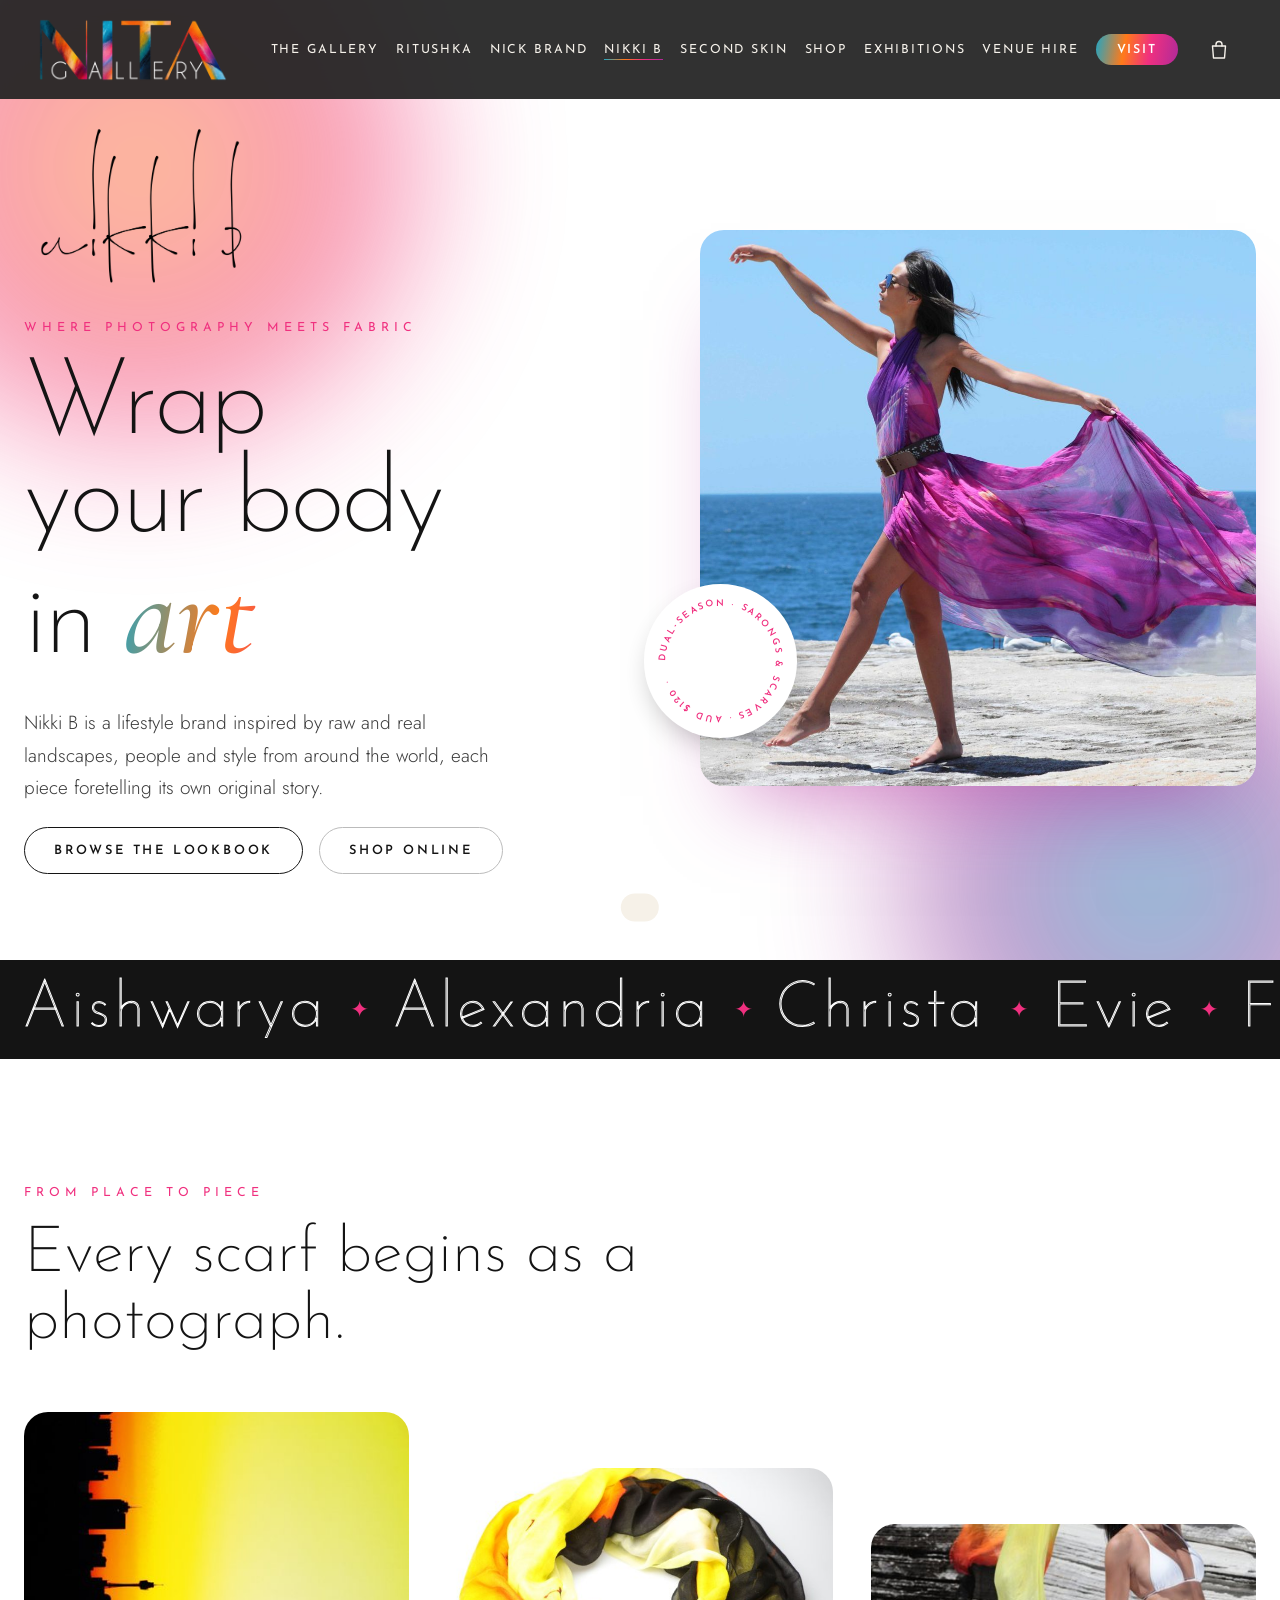
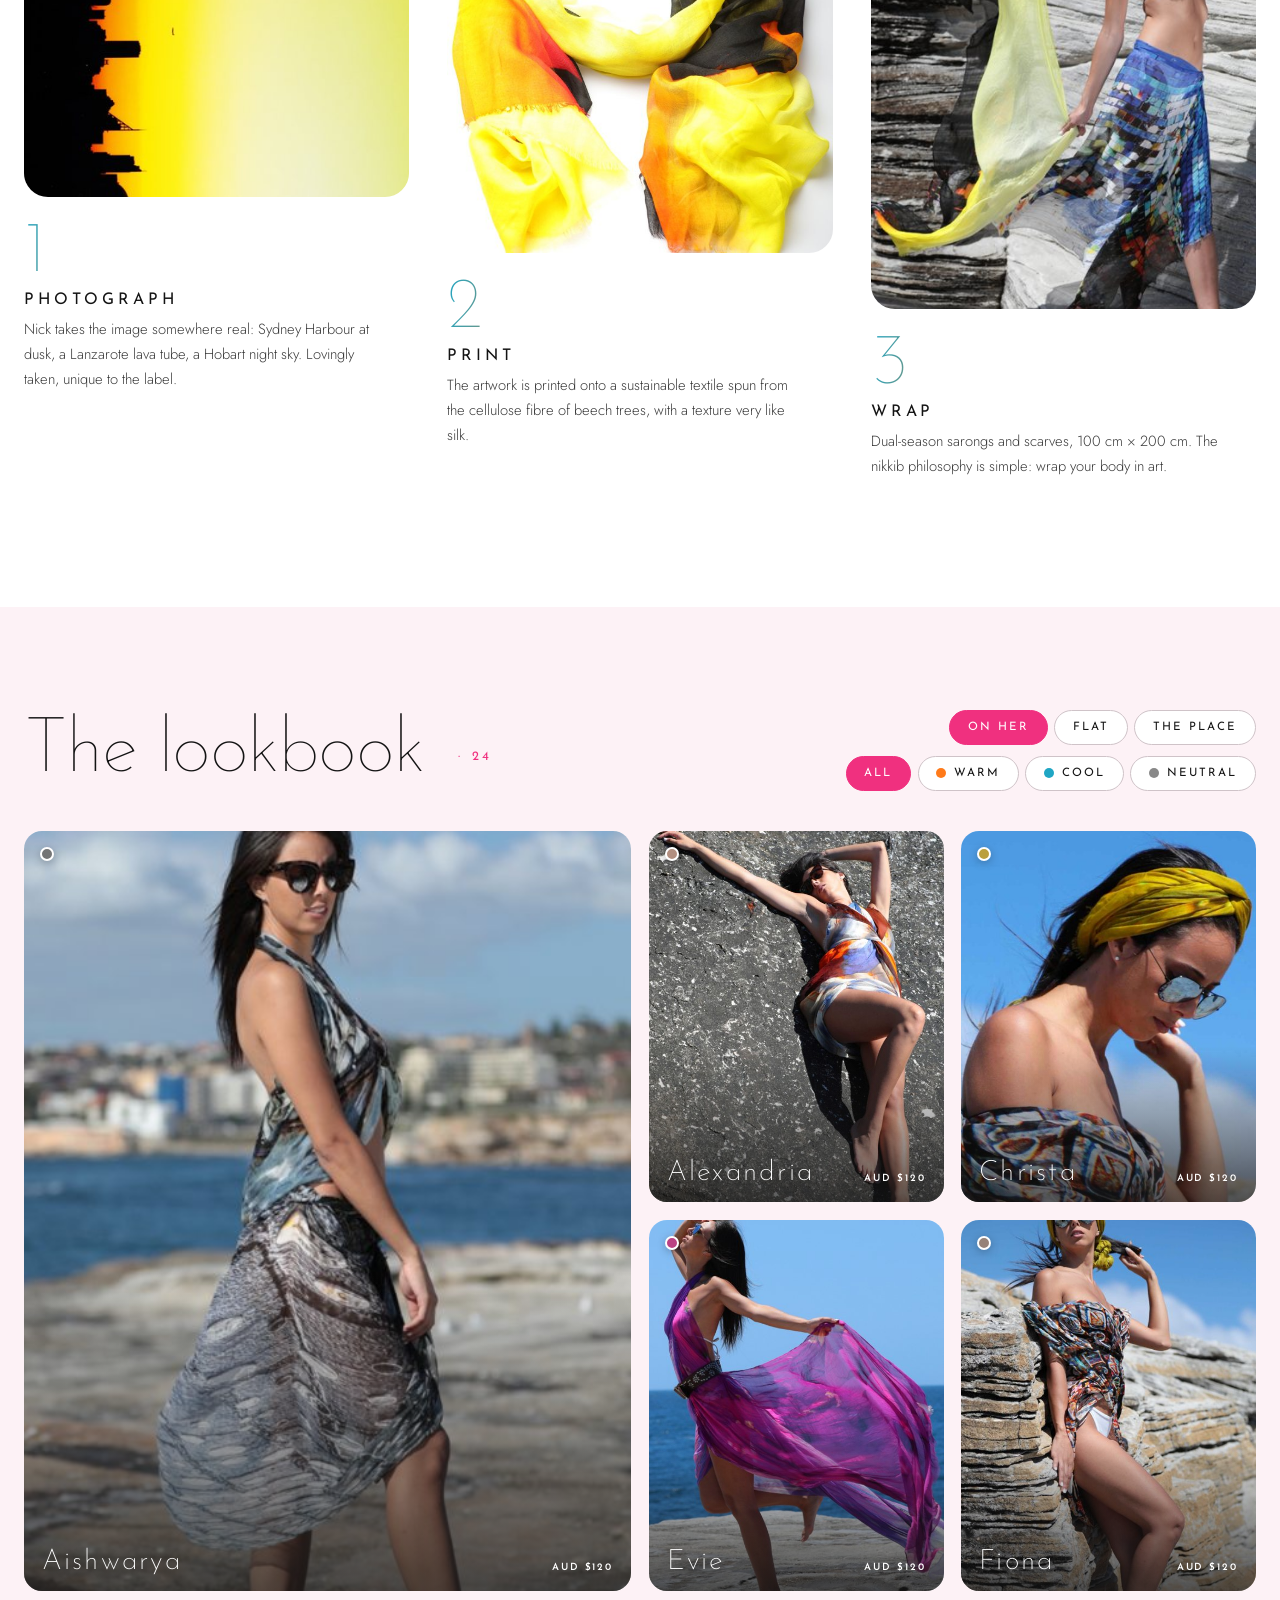
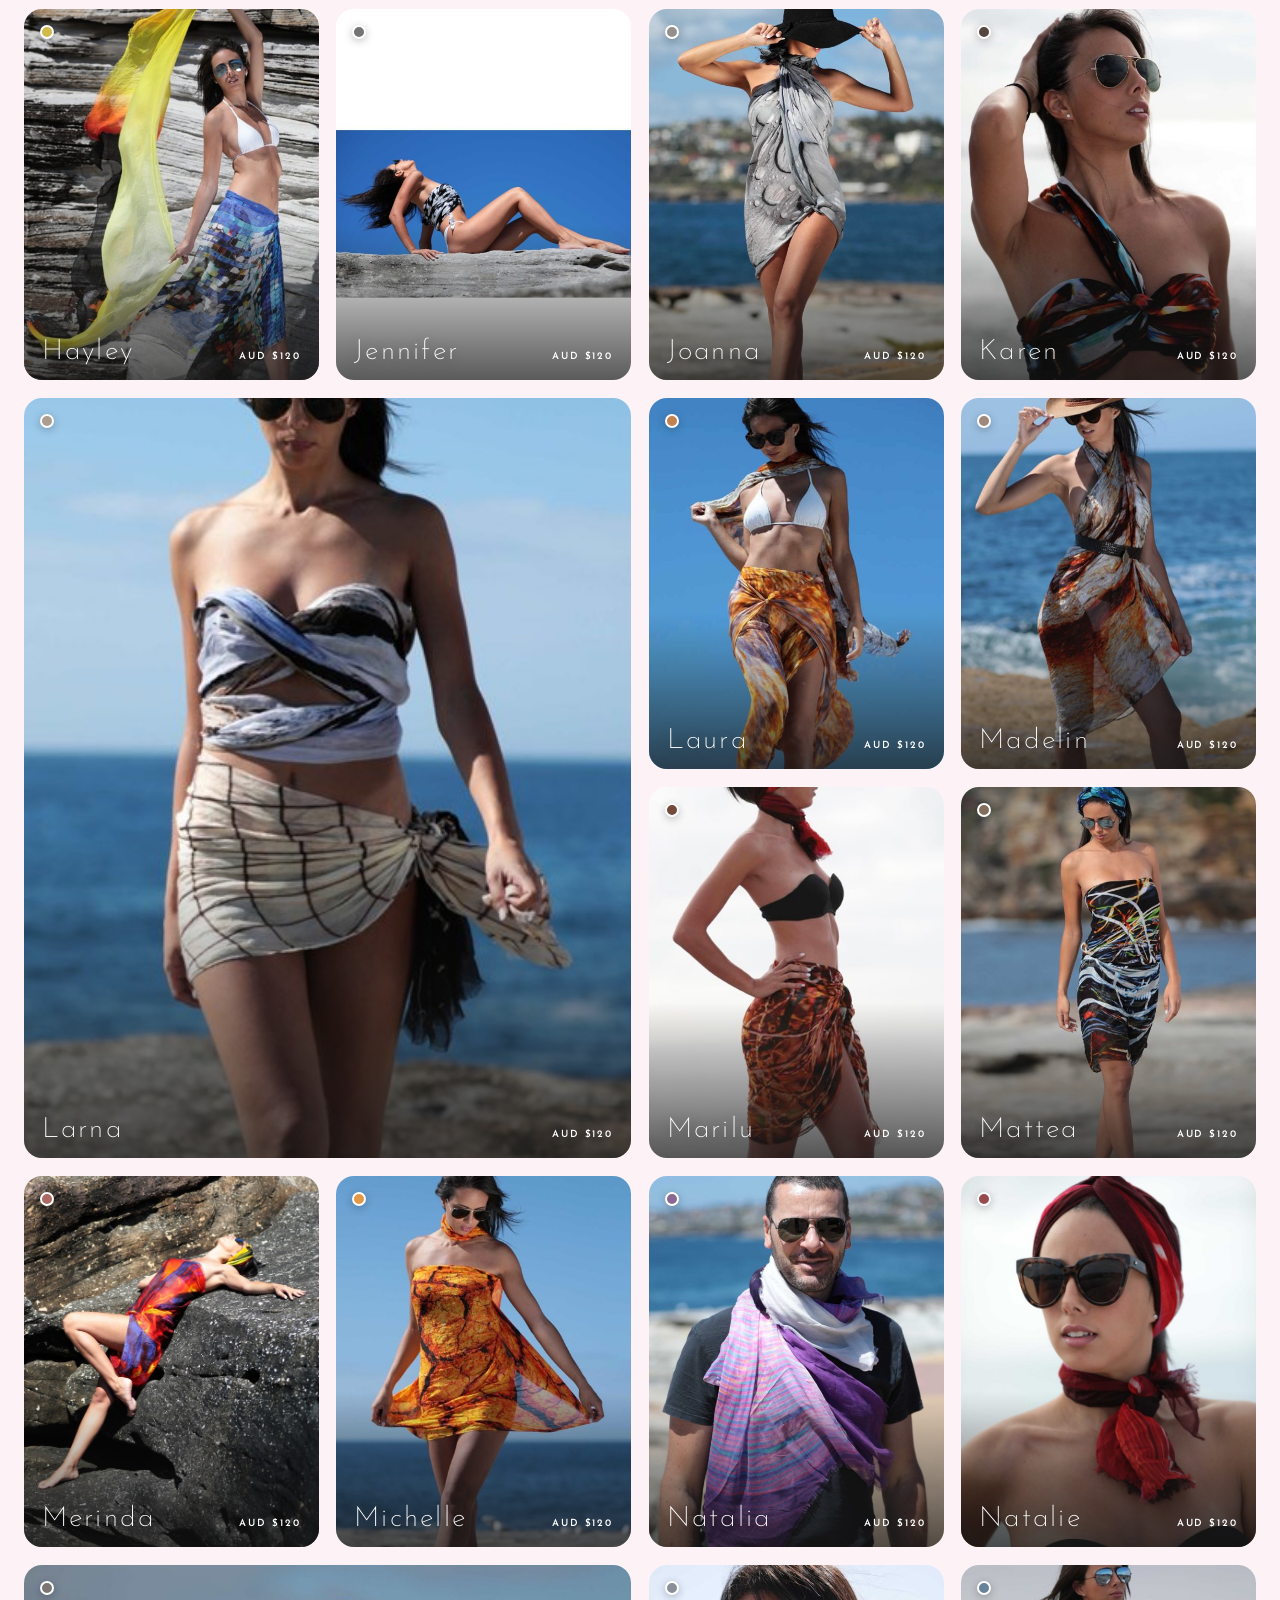
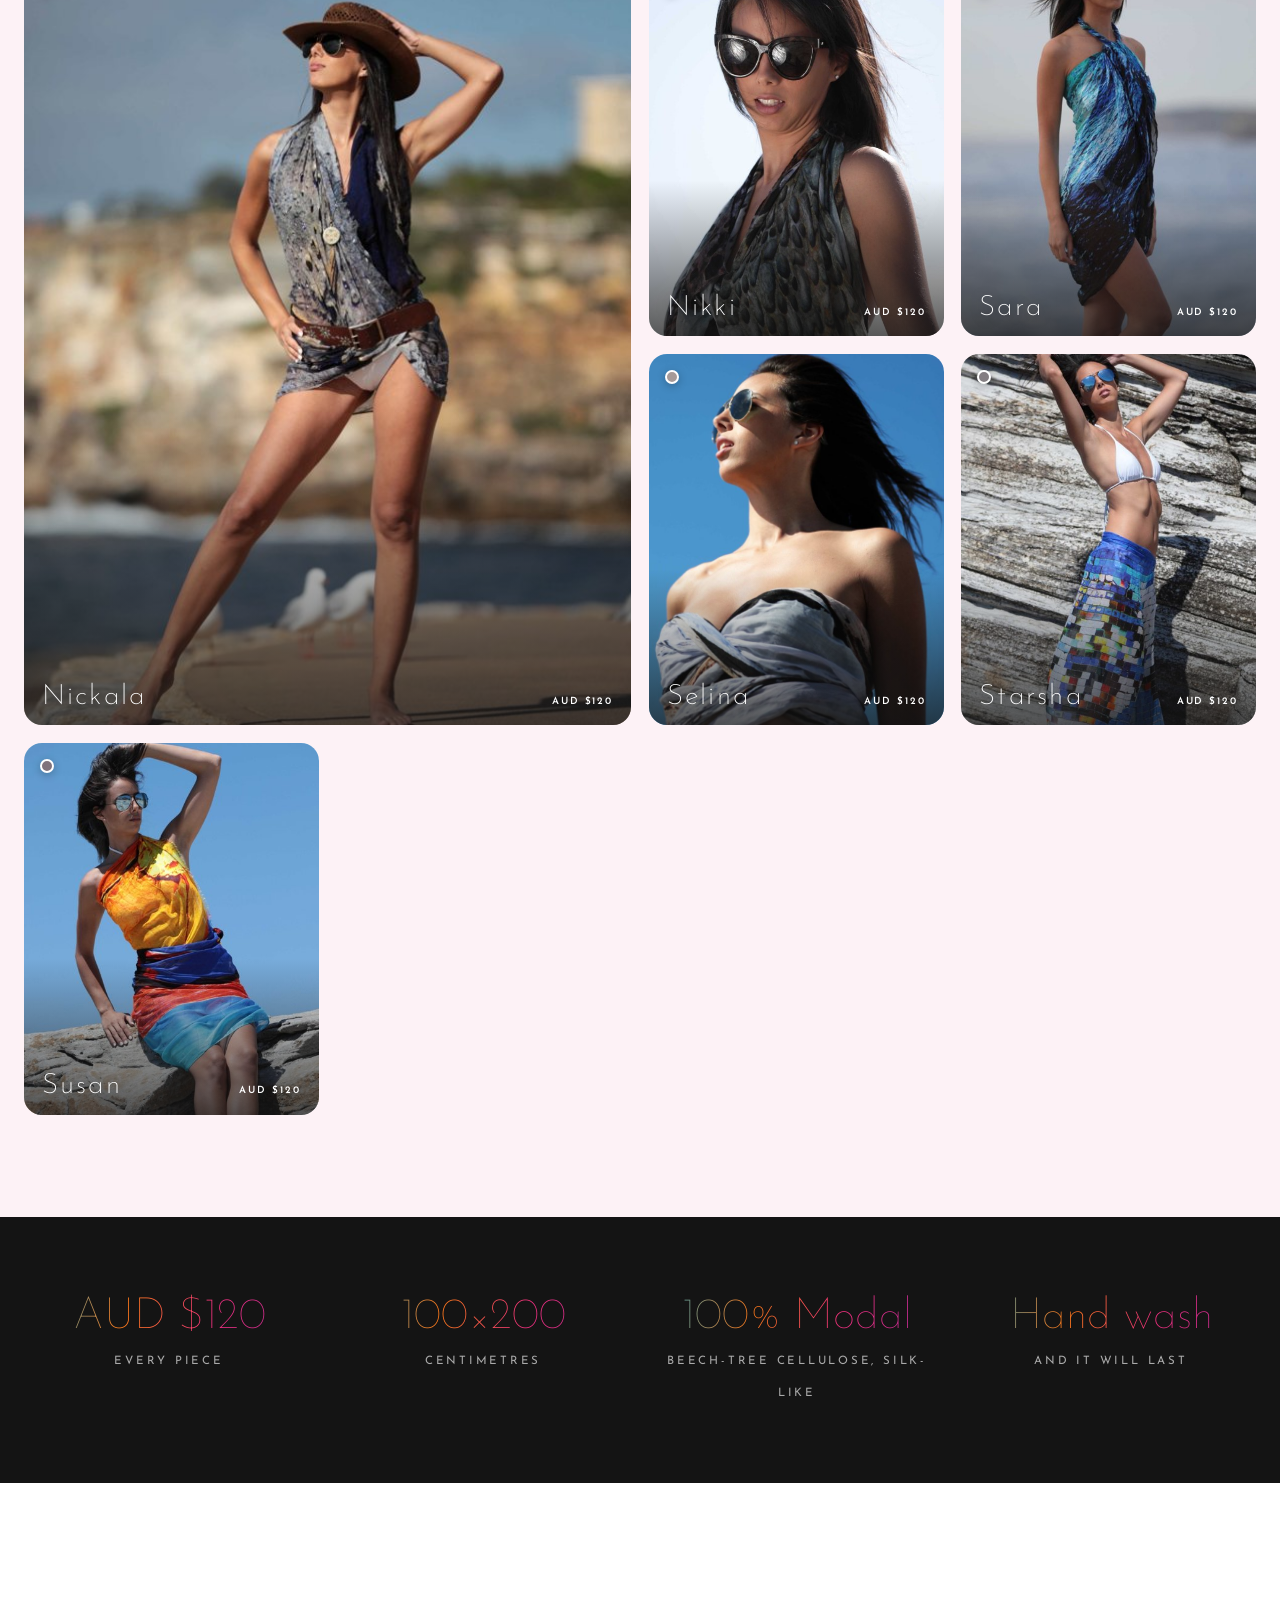
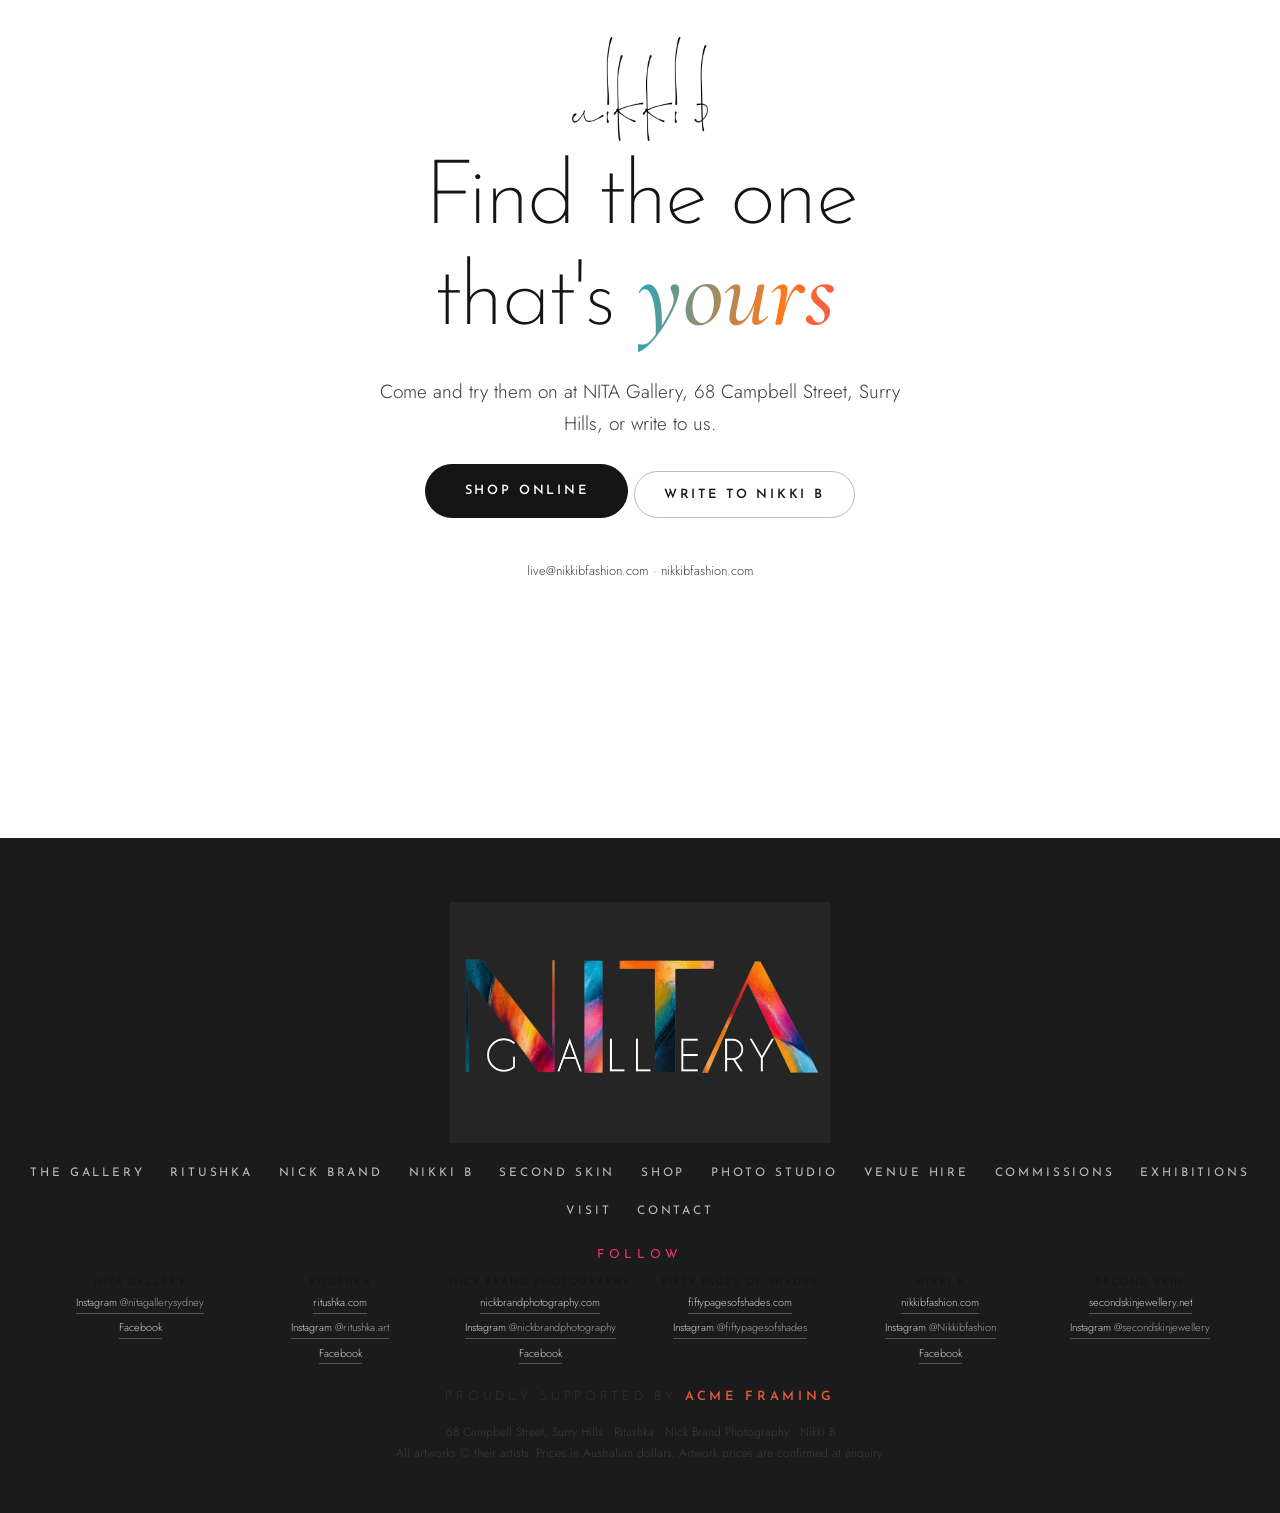
<file: nikki-b.html>
<!doctype html>
<html lang="en-AU">
<head>
<meta charset="utf-8">
<meta name="viewport" content="width=device-width, initial-scale=1">
<title>Nikki B Scarves &amp; Sarongs | NITA Gallery Surry Hills</title>
<meta name="description" content="Nikki B sarongs and scarves printed with photographs of real places, AUD $120, on silk-like beech-tree modal. See them at NITA Gallery, Surry Hills.">
<meta property="og:title" content="Nikki B Scarves &amp; Sarongs | NITA Gallery Surry Hills">
<meta property="og:description" content="Nikki B sarongs and scarves printed with photographs of real places, AUD $120, on silk-like beech-tree modal. See them at NITA Gallery, Surry Hills.">
<meta property="og:image" content="https://www.nitagallery.com.au/img/brand/nikki-hero.jpg">
<meta property="og:url" content="https://www.nitagallery.com.au/nikki-b">
<meta property="og:type" content="website">
<meta property="og:site_name" content="NITA Gallery">
<meta property="og:locale" content="en_AU">
<meta name="twitter:card" content="summary_large_image">
<link rel="canonical" href="https://www.nitagallery.com.au/nikki-b">
<link rel="alternate" hreflang="en-au" href="https://www.nitagallery.com.au/nikki-b">
<link rel="alternate" hreflang="x-default" href="https://www.nitagallery.com.au/nikki-b">
<meta name="robots" content="index, follow, max-image-preview:large">
<meta name="theme-color" content="#252525">
<link rel="icon" href="img/brand/favicon.png">
<link rel="preconnect" href="https://fonts.googleapis.com">
<link rel="preconnect" href="https://fonts.gstatic.com" crossorigin>
<link rel="preload" as="style" href="https://fonts.googleapis.com/css2?family=Cormorant+Garamond:ital,wght@1,400;1,500&family=Josefin+Sans:wght@100;200;300;400;600;700&family=Jost:wght@300;400;500&display=swap" onload="this.onload=null;this.rel='stylesheet'">
<noscript><link rel="stylesheet" href="https://fonts.googleapis.com/css2?family=Cormorant+Garamond:ital,wght@1,400;1,500&family=Josefin+Sans:wght@100;200;300;400;600;700&family=Jost:wght@300;400;500&display=swap"></noscript>
<link rel="stylesheet" href="css/style.css?v=615239cf">
<link rel="stylesheet" href="css/bag.css?v=bcbfee5a">
<link rel="stylesheet" href="css/nikki.css?v=04085599">
<script>document.documentElement.classList.add('js')</script>
<script type="application/ld+json">{"@context":"https://schema.org","@type":"BreadcrumbList","itemListElement":[{"@type":"ListItem","position":1,"name":"NITA Gallery","item":"https://www.nitagallery.com.au/"},{"@type":"ListItem","position":2,"name":"Nikki B","item":"https://www.nitagallery.com.au/nikki-b"}]}</script><script type="application/ld+json">{"@context":"https://schema.org","@type":"ItemList","name":"Nikki B scarves and sarongs","itemListElement":[{"@type":"ListItem","position":1,"item":{"@type":"Product","name":"nikkib Aishwarya","image":"https://www.nitagallery.com.au/img/nik/aishwarya-model.jpg","description":"Taken in Eveleigh Street Redfern, Sydney Australia, the image is a shot of the side of a building, painted black and adorned with 12,000 ‘lenses’ Art work: Daniel Boyd’s ‘What Remains’","brand":{"@type":"Brand","name":"Nikki B"},"material":"100% Modal","offers":{"@type":"Offer","price":"120","priceCurrency":"AUD"}}},{"@type":"ListItem","position":2,"item":{"@type":"Product","name":"nikkib Alexandria","image":"https://www.nitagallery.com.au/img/nik/alexandria-model.jpg","description":"Shot in Newtown, Sydney New South Wales, it showcases classic Australian building materials and styles, of saw-tooth factory units.","brand":{"@type":"Brand","name":"Nikki B"},"material":"100% Modal","offers":{"@type":"Offer","price":"120","priceCurrency":"AUD"}}},{"@type":"ListItem","position":3,"item":{"@type":"Product","name":"nikkib Christa","image":"https://www.nitagallery.com.au/img/nik/christa-model.jpg","description":"Taken in Bolney, United Kingdom, it is a shot of the early morning dew, beading on the large leaf of the Elephant's ear plant.","brand":{"@type":"Brand","name":"Nikki B"},"material":"100% Modal","offers":{"@type":"Offer","price":"120","priceCurrency":"AUD"}}},{"@type":"ListItem","position":4,"item":{"@type":"Product","name":"nikkib Evie","image":"https://www.nitagallery.com.au/img/nik/evie-model.jpg","description":"Taken in Playa Blanca Lanzarote, the image is of the beautiful Bougainvillea in flower on the waters edge.","brand":{"@type":"Brand","name":"Nikki B"},"material":"100% Modal","offers":{"@type":"Offer","price":"120","priceCurrency":"AUD"}}},{"@type":"ListItem","position":5,"item":{"@type":"Product","name":"nikkib Fiona","image":"https://www.nitagallery.com.au/img/nik/fiona-model.jpg","description":"Type face letters, being sold at an antiques fare in London England, these pieces are from an 80 year old, local newspaper printing press.","brand":{"@type":"Brand","name":"Nikki B"},"material":"100% Modal","offers":{"@type":"Offer","price":"120","priceCurrency":"AUD"}}},{"@type":"ListItem","position":6,"item":{"@type":"Product","name":"nikkib Hayley","image":"https://www.nitagallery.com.au/img/nik/hayley-model.jpg","description":"Taken in Vaucluse Sydney Australia, the shot is of the stunning Sydney skyline across the harbour at dusk.","brand":{"@type":"Brand","name":"Nikki B"},"material":"100% Modal","offers":{"@type":"Offer","price":"120","priceCurrency":"AUD"}}},{"@type":"ListItem","position":7,"item":{"@type":"Product","name":"nikkib Jennifer","image":"https://www.nitagallery.com.au/img/nik/jennifer-model.jpg","description":"Taken within the walls of a secret garden, Sussex England, the shot is of the water droplets frozen in time as they leave the fountain in the centre of the flower bed.","brand":{"@type":"Brand","name":"Nikki B"},"material":"100% Modal","offers":{"@type":"Offer","price":"120","priceCurrency":"AUD"}}},{"@type":"ListItem","position":8,"item":{"@type":"Product","name":"nikkib Joanna","image":"https://www.nitagallery.com.au/img/nik/joanna-model.jpg","description":"Shot in Crows Nest, Northern Sydney NSW, taken after a monsoonal rain storm on a commercial construction site. The droplets of water are actually bubbles of water 10 to 20 mm in diameter sitting on grey colour bond steel sheeting, at an unusually cold 0 degrees,","brand":{"@type":"Brand","name":"Nikki B"},"material":"100% Modal","offers":{"@type":"Offer","price":"120","priceCurrency":"AUD"}}},{"@type":"ListItem","position":9,"item":{"@type":"Product","name":"nikkib Karen","image":"https://www.nitagallery.com.au/img/nik/karen-model.jpg","description":"Taken in Covent Garden craft markets, London England, the shot is of a basket full of antique, pewter, napkin rings.","brand":{"@type":"Brand","name":"Nikki B"},"material":"100% Modal","offers":{"@type":"Offer","price":"120","priceCurrency":"AUD"}}},{"@type":"ListItem","position":10,"item":{"@type":"Product","name":"nikkib Larna","image":"https://www.nitagallery.com.au/img/nik/larna-model.jpg","description":"Taken in Sutherland Crescent Darling Point, New South Wales, Australia, the shot is of an antique (30+yrs old) lift car ceiling light diffuser, just prior to its demolition.","brand":{"@type":"Brand","name":"Nikki B"},"material":"100% Modal","offers":{"@type":"Offer","price":"120","priceCurrency":"AUD"}}},{"@type":"ListItem","position":11,"item":{"@type":"Product","name":"nikkib Laura","image":"https://www.nitagallery.com.au/img/nik/laura-model.jpg","description":"Shot at the world famous Bondi beach New South Wales, Australia, it is taken at the golden hour, on a cold winters afternoon while the water is ebbing and flowing over the sand at the waters edge.","brand":{"@type":"Brand","name":"Nikki B"},"material":"100% Modal","offers":{"@type":"Offer","price":"120","priceCurrency":"AUD"}}},{"@type":"ListItem","position":12,"item":{"@type":"Product","name":"nikkib Madelin","image":"https://www.nitagallery.com.au/img/nik/madelin-model.jpg","description":"Taken in Manilla Northern New South Wales Australia, the shot is a close-up, of the bark from a classic Australian gum tree.","brand":{"@type":"Brand","name":"Nikki B"},"material":"100% Modal","offers":{"@type":"Offer","price":"120","priceCurrency":"AUD"}}},{"@type":"ListItem","position":13,"item":{"@type":"Product","name":"nikkib Marilu","image":"https://www.nitagallery.com.au/img/nik/marilu-model.jpg","description":"Taken off the beaten track in the countryside of the English South Downs, the shot is taken into the surrounding thicket, comprising mainly of blackthorn bushes.","brand":{"@type":"Brand","name":"Nikki B"},"material":"100% Modal","offers":{"@type":"Offer","price":"120","priceCurrency":"AUD"}}},{"@type":"ListItem","position":14,"item":{"@type":"Product","name":"nikkib Mattea","image":"https://www.nitagallery.com.au/img/nik/mattea-model.jpg","description":"Abandoned in the corner of a field in the heart of the English, Sussex countryside, the leftover barbed wire from many years of fence repairs, is left to develop a kaleidoscope of patinas.","brand":{"@type":"Brand","name":"Nikki B"},"material":"100% Modal","offers":{"@type":"Offer","price":"120","priceCurrency":"AUD"}}},{"@type":"ListItem","position":15,"item":{"@type":"Product","name":"nikkib Merinda","image":"https://www.nitagallery.com.au/img/nik/merinda-model.jpg","description":"At -10 below outside this fire is warming an original 1880 farm cabin using local naturally felled timber. Taken in Manilla Northern New South Wales","brand":{"@type":"Brand","name":"Nikki B"},"material":"100% Modal","offers":{"@type":"Offer","price":"120","priceCurrency":"AUD"}}},{"@type":"ListItem","position":16,"item":{"@type":"Product","name":"nikkib Michelle","image":"https://www.nitagallery.com.au/img/nik/michelle-model.jpg","description":"A section of mineral rich dried out volcanic lake bed In Playa Blanca, Lanzarote, Canary Islands.","brand":{"@type":"Brand","name":"Nikki B"},"material":"100% Modal","offers":{"@type":"Offer","price":"120","priceCurrency":"AUD"}}},{"@type":"ListItem","position":17,"item":{"@type":"Product","name":"nikkib Natalia","image":"https://www.nitagallery.com.au/img/nik/natalia-model.jpg","description":"Taken in Hobart Tasmania, The shot is a long exposure light painting of the night sky surrounded by a light filled sail shade.","brand":{"@type":"Brand","name":"Nikki B"},"material":"100% Modal","offers":{"@type":"Offer","price":"120","priceCurrency":"AUD"}}},{"@type":"ListItem","position":18,"item":{"@type":"Product","name":"nikkib Natalie","image":"https://www.nitagallery.com.au/img/nik/natalie-model.jpg","description":"Taken at the Mona, museum of old and new art, in Tasmania, the shot is long exposure light painting of a stunning and colourful light show displayed on the outside of the main building","brand":{"@type":"Brand","name":"Nikki B"},"material":"100% Modal","offers":{"@type":"Offer","price":"120","priceCurrency":"AUD"}}},{"@type":"ListItem","position":19,"item":{"@type":"Product","name":"nikkib Nickala","image":"https://www.nitagallery.com.au/img/nik/nickala-model.jpg","description":"Taken in Woolongong, South of Sydney, Australia, the shot is aimed straight down at a natural formation on a rock shelf, overhanging the ocean adjacent to all the remote fishing huts.","brand":{"@type":"Brand","name":"Nikki B"},"material":"100% Modal","offers":{"@type":"Offer","price":"120","priceCurrency":"AUD"}}},{"@type":"ListItem","position":20,"item":{"@type":"Product","name":"nikkib Nikki","image":"https://www.nitagallery.com.au/img/nik/nikki-model.jpg","description":"Taken at Garey south of Sydney Australia after a great day of paragliding, the image is of the spot I landed on, just above the water line on the rock shelf.","brand":{"@type":"Brand","name":"Nikki B"},"material":"100% Modal","offers":{"@type":"Offer","price":"120","priceCurrency":"AUD"}}},{"@type":"ListItem","position":21,"item":{"@type":"Product","name":"nikkib Sara","image":"https://www.nitagallery.com.au/img/nik/sara-model.jpg","description":"Taken in the Canary Islands, the shot is of the ocean rising and falling inside an old lava tube, through a collapsed hole in the roof.","brand":{"@type":"Brand","name":"Nikki B"},"material":"100% Modal","offers":{"@type":"Offer","price":"120","priceCurrency":"AUD"}}},{"@type":"ListItem","position":22,"item":{"@type":"Product","name":"nikkib Selina","image":"https://www.nitagallery.com.au/img/nik/selina-model.jpg","description":"Taken in Laguna de Janubio La Hoya Lanzarote, it is a shot of the commercial salt works, salt pans, showing different colours depending on the amount of water in them.","brand":{"@type":"Brand","name":"Nikki B"},"material":"100% Modal","offers":{"@type":"Offer","price":"120","priceCurrency":"AUD"}}},{"@type":"ListItem","position":23,"item":{"@type":"Product","name":"nikkib Starsha","image":"https://www.nitagallery.com.au/img/nik/starsha-model.jpg","description":"Taken at the famous Covent gardens markets, this is the mirror ball centre piece, reflecting the hive of activity taking place all around it.","brand":{"@type":"Brand","name":"Nikki B"},"material":"100% Modal","offers":{"@type":"Offer","price":"120","priceCurrency":"AUD"}}},{"@type":"ListItem","position":24,"item":{"@type":"Product","name":"nikkib Susan","image":"https://www.nitagallery.com.au/img/nik/susan-model.jpg","description":"Taken while having breakfast at a hotel on stilts, in the beautiful Inle lake, Burma, the shot is of the water through the suite’s balcony.","brand":{"@type":"Brand","name":"Nikki B"},"material":"100% Modal","offers":{"@type":"Offer","price":"120","priceCurrency":"AUD"}}}]}</script></head>
<body class="t-nikki">
<div class="curtain start" id="curtain" aria-hidden="true"></div>
<div class="cursor" id="cursor" aria-hidden="true"><span></span></div>

<header class="nav dark" id="nav">
  <a href="/" class="wordmark" aria-label="NITA Gallery — home"><img src="img/brand/nita-logo-t-s.webp" alt="NITA Gallery" width="420" height="142"></a>
  <nav class="links" id="links" aria-label="Main">
    <a href="/">The Gallery</a><a href="/ritushka">Ritushka</a><a href="/nick-brand">Nick Brand</a><a href="/nikki-b" aria-current="page">Nikki B</a><a href="/jewellery">Second Skin</a><a href="/shop">Shop</a><a href="/exhibitions">Exhibitions</a><a href="/venue-hire">Venue hire</a>
    <a href="/#visit" class="pill">Visit</a>
  </nav>
  <button class="burger" id="burger" aria-label="Menu" aria-expanded="false"><i></i><i></i></button>
</header>

<main id="top">
<section class="k-hero">
  <div class="k-blob b1" aria-hidden="true"></div><div class="k-blob b2" aria-hidden="true"></div>
  <div class="k-copy">
    <img class="k-logo" src="img/brand/nikki-logo-black.jpg" alt="nikkib">
    <p class="kicker rv">Where photography meets fabric</p>
    <h1 class="k-title rv">Wrap<br>your body<br>in <em>art</em></h1>
    <p class="rv">Nikki&nbsp;B is a lifestyle brand inspired by raw and real landscapes, people and style from around the world, each piece foretelling its own original story.</p>
    <p class="rv k-btns"><a class="btn kd magnetic" href="#lookbook"><span>Browse the lookbook</span></a> <a class="btn kd ghost magnetic" href="/shop#nikki-b"><span>Shop online</span></a></p>
  </div>
  <div class="k-arch rv">
    <img src="img/brand/nikki-hero.jpg" alt="Model dancing on the rocks in a flowing magenta nikkib sarong">
    <svg class="k-badge" viewBox="0 0 200 200" aria-hidden="true"><defs><path id="kc" d="M100,100 m-78,0 a78,78 0 1,1 156,0 a78,78 0 1,1 -156,0"/></defs><text><textPath href="#kc">DUAL-SEASON · SARONGS &amp; SCARVES · AUD $120 · </textPath></text></svg>
  </div>
</section>

<div class="k-marq" aria-hidden="true"><div class="k-mt"><span>Aishwarya</span><i>✦</i><span>Alexandria</span><i>✦</i><span>Christa</span><i>✦</i><span>Evie</span><i>✦</i><span>Fiona</span><i>✦</i><span>Hayley</span><i>✦</i><span>Jennifer</span><i>✦</i><span>Joanna</span><i>✦</i><span>Karen</span><i>✦</i><span>Larna</span><i>✦</i><span>Laura</span><i>✦</i><span>Madelin</span><i>✦</i><span>Marilu</span><i>✦</i><span>Mattea</span><i>✦</i><span>Merinda</span><i>✦</i><span>Michelle</span><i>✦</i><span>Natalia</span><i>✦</i><span>Natalie</span><i>✦</i><span>Nickala</span><i>✦</i><span>Nikki</span><i>✦</i><span>Sara</span><i>✦</i><span>Selina</span><i>✦</i><span>Starsha</span><i>✦</i><span>Susan</span><i>✦</i><span>Aishwarya</span><i>✦</i><span>Alexandria</span><i>✦</i><span>Christa</span><i>✦</i><span>Evie</span><i>✦</i><span>Fiona</span><i>✦</i><span>Hayley</span><i>✦</i><span>Jennifer</span><i>✦</i><span>Joanna</span><i>✦</i><span>Karen</span><i>✦</i><span>Larna</span><i>✦</i><span>Laura</span><i>✦</i><span>Madelin</span><i>✦</i><span>Marilu</span><i>✦</i><span>Mattea</span><i>✦</i><span>Merinda</span><i>✦</i><span>Michelle</span><i>✦</i><span>Natalia</span><i>✦</i><span>Natalie</span><i>✦</i><span>Nickala</span><i>✦</i><span>Nikki</span><i>✦</i><span>Sara</span><i>✦</i><span>Selina</span><i>✦</i><span>Starsha</span><i>✦</i><span>Susan</span><i>✦</i></div></div>

<section class="k-how">
  <div class="wrap">
    <p class="kicker rv">From place to piece</p>
    <h2 class="k-h rv">Every scarf begins as a photograph.</h2>
    <div class="how3">
      <figure class="rv"><div><img src="img/nik/hayley-place.jpg" alt="The shot: Sydney skyline across the harbour at dusk"></div><figcaption><i>1</i><h4>Photograph</h4><p>Nick takes the image somewhere real: Sydney Harbour at dusk, a Lanzarote lava tube, a Hobart night sky. Lovingly taken, unique to the label.</p></figcaption></figure>
      <figure class="rv"><div><img src="img/nik/hayley-scarf.jpg" alt="The finished Hayley scarf"></div><figcaption><i>2</i><h4>Print</h4><p>The artwork is printed onto a sustainable textile spun from the cellulose fibre of beech trees, with a texture very like silk.</p></figcaption></figure>
      <figure class="rv"><div><img src="img/nik/hayley-model.jpg" alt="Hayley worn as a sarong"></div><figcaption><i>3</i><h4>Wrap</h4><p>Dual-season sarongs and scarves, 100&nbsp;cm × 200&nbsp;cm. The nikkib philosophy is simple: wrap your body in art.</p></figcaption></figure>
    </div>
  </div>
</section>

<section class="k-book" id="lookbook">
  <div class="wrap">
    <div class="k-bar">
      <h2 class="k-h2 rv">The lookbook <span id="kCount"></span></h2>
      <div class="k-ctl rv">
        <div class="seg k" id="viewSeg" role="group" aria-label="View">
          <button class="on" data-v="model">On her</button><button data-v="scarf">Flat</button><button data-v="place">The place</button>
        </div>
        <div class="seg k" id="hueSeg" role="group" aria-label="Colour">
          <button class="on" data-h="all">All</button><button data-h="warm"><i style="background:#ff7a1a"></i>Warm</button><button data-h="cool"><i style="background:#1fa6c4"></i>Cool</button><button data-h="mono"><i style="background:#888"></i>Neutral</button>
        </div>
      </div>
    </div>
    <div class="k-grid" id="kGrid"></div>
  </div>
</section>

<section class="k-facts">
  <div class="wrap">
    <ul>
      <li><b>AUD $120</b><span>every piece</span></li>
      <li><b>100×200</b><span>centimetres</span></li>
      <li><b>100% Modal</b><span>beech-tree cellulose, silk-like</span></li>
      <li><b>Hand wash</b><span>and it will last</span></li>
    </ul>
  </div>
</section>

<section class="k-end">
  <div class="wrap">
    <img class="k-endlogo rv" src="img/brand/nikki-logo-t-black.png" alt="Nikki B" width="800" height="611">
    <h2 class="k-title sm rv">Find the one<br>that's <em>yours</em></h2>
    <p class="rv">Come and try them on at NITA Gallery, 68 Campbell Street, Surry Hills, or write to us.</p>
    <p class="rv"><a class="btn kd lg3 magnetic" href="/shop#nikki-b"><span>Shop online</span></a> <a class="btn kd ghost magnetic" data-mail="nikki" href="#"><span>Write to Nikki B</span></a></p>
    <p class="contact rv">live@nikkibfashion.com · nikkibfashion.com</p>
  </div>
</section>
<noscript><section class="ns wrap"><h2>The Nikki B collection</h2><ul><li><b>Aishwarya</b>,  Taken in Eveleigh Street Redfern, Sydney Australia, the image is a shot of the side of a building, painted black and adorned with 12,000 ‘lenses’ Art work: Daniel Boyd’s ‘What Remains’ 100% Modal, 100 × 200 cm, AUD $120.</li><li><b>Alexandria</b>,  Shot in Newtown, Sydney New South Wales, it showcases classic Australian building materials and styles, of saw-tooth factory units. 100% Modal, 100 × 200 cm, AUD $120.</li><li><b>Christa</b>,  Taken in Bolney, United Kingdom, it is a shot of the early morning dew, beading on the large leaf of the Elephant&#x27;s ear plant. 100% Modal, 100 × 200 cm, AUD $120.</li><li><b>Evie</b>,  Taken in Playa Blanca Lanzarote, the image is of the beautiful Bougainvillea in flower on the waters edge. 100% Modal, 100 × 200 cm, AUD $120.</li><li><b>Fiona</b>,  Type face letters, being sold at an antiques fare in London England, these pieces are from an 80 year old, local newspaper printing press. 100% Modal, 100 × 200 cm, AUD $120.</li><li><b>Hayley</b>,  Taken in Vaucluse Sydney Australia, the shot is of the stunning Sydney skyline across the harbour at dusk. 100% Modal, 100 × 200 cm, AUD $120.</li><li><b>Jennifer</b>,  Taken within the walls of a secret garden, Sussex England, the shot is of the water droplets frozen in time as they leave the fountain in the centre of the flower bed. 100% Modal, 100 × 200 cm, AUD $120.</li><li><b>Joanna</b>,  Shot in Crows Nest, Northern Sydney NSW, taken after a monsoonal rain storm on a commercial construction site. The droplets of water are actually bubbles of water 10 to 20 mm in diameter sitting on grey colour bond steel sheeting, at an unusually cold 0 degrees, 100% Modal, 100 × 200 cm, AUD $120.</li><li><b>Karen</b>,  Taken in Covent Garden craft markets, London England, the shot is of a basket full of antique, pewter, napkin rings. 100% Modal, 100 × 200 cm, AUD $120.</li><li><b>Larna</b>,  Taken in Sutherland Crescent Darling Point, New South Wales, Australia, the shot is of an antique (30+yrs old) lift car ceiling light diffuser, just prior to its demolition. 100% Modal, 100 × 200 cm, AUD $120.</li><li><b>Laura</b>,  Shot at the world famous Bondi beach New South Wales, Australia, it is taken at the golden hour, on a cold winters afternoon while the water is ebbing and flowing over the sand at the waters edge. 100% Modal, 100 × 200 cm, AUD $120.</li><li><b>Madelin</b>,  Taken in Manilla Northern New South Wales Australia, the shot is a close-up, of the bark from a classic Australian gum tree. 100% Modal, 100 × 200 cm, AUD $120.</li><li><b>Marilu</b>,  Taken off the beaten track in the countryside of the English South Downs, the shot is taken into the surrounding thicket, comprising mainly of blackthorn bushes. 100% Modal, 100 × 200 cm, AUD $120.</li><li><b>Mattea</b>,  Abandoned in the corner of a field in the heart of the English, Sussex countryside, the leftover barbed wire from many years of fence repairs, is left to develop a kaleidoscope of patinas. 100% Modal, 100 × 200 cm, AUD $120.</li><li><b>Merinda</b>,  At -10 below outside this fire is warming an original 1880 farm cabin using local naturally felled timber. Taken in Manilla Northern New South Wales 100% Modal, 100 × 200 cm, AUD $120.</li><li><b>Michelle</b>,  A section of mineral rich dried out volcanic lake bed In Playa Blanca, Lanzarote, Canary Islands. 100% Modal, 100 × 200 cm, AUD $120.</li><li><b>Natalia</b>,  Taken in Hobart Tasmania, The shot is a long exposure light painting of the night sky surrounded by a light filled sail shade. 100% Modal, 100 × 200 cm, AUD $120.</li><li><b>Natalie</b>,  Taken at the Mona, museum of old and new art, in Tasmania, the shot is long exposure light painting of a stunning and colourful light show displayed on the outside of the main building 100% Modal, 100 × 200 cm, AUD $120.</li><li><b>Nickala</b>,  Taken in Woolongong, South of Sydney, Australia, the shot is aimed straight down at a natural formation on a rock shelf, overhanging the ocean adjacent to all the remote fishing huts. 100% Modal, 100 × 200 cm, AUD $120.</li><li><b>Nikki</b>,  Taken at Garey south of Sydney Australia after a great day of paragliding, the image is of the spot I landed on, just above the water line on the rock shelf. 100% Modal, 100 × 200 cm, AUD $120.</li><li><b>Sara</b>,  Taken in the Canary Islands, the shot is of the ocean rising and falling inside an old lava tube, through a collapsed hole in the roof. 100% Modal, 100 × 200 cm, AUD $120.</li><li><b>Selina</b>,  Taken in Laguna de Janubio La Hoya Lanzarote, it is a shot of the commercial salt works, salt pans, showing different colours depending on the amount of water in them. 100% Modal, 100 × 200 cm, AUD $120.</li><li><b>Starsha</b>,  Taken at the famous Covent gardens markets, this is the mirror ball centre piece, reflecting the hive of activity taking place all around it. 100% Modal, 100 × 200 cm, AUD $120.</li><li><b>Susan</b>,  Taken while having breakfast at a hotel on stilts, in the beautiful Inle lake, Burma, the shot is of the water through the suite’s balcony. 100% Modal, 100 × 200 cm, AUD $120.</li></ul></section></noscript></main>

<footer class="foot">
  <img src="img/brand/nita-logo.webp" alt="NITA Gallery">
  <nav aria-label="Footer"><a href="/">The Gallery</a><a href="/ritushka">Ritushka</a><a href="/nick-brand">Nick Brand</a><a href="/nikki-b">Nikki B</a><a href="/jewellery">Second Skin</a><a href="/shop">Shop</a><a href="/photo-studio">Photo studio</a><a href="/venue-hire">Venue hire</a><a href="/commissions">Commissions</a><a href="/exhibitions">Exhibitions</a><a href="/visit">Visit</a><a href="/#contact">Contact</a></nav>
  <div class="social"><p class="kicker">Follow</p><ul><li><b>NITA Gallery</b><a href="https://www.instagram.com/nitagallerysydney/" target="_blank" rel="me noopener">Instagram <span>@nitagallerysydney</span></a><a href="https://www.facebook.com/NITAgallerySydney" target="_blank" rel="me noopener">Facebook</a></li><li><b>Ritushka</b><a href="https://www.ritushka.com" target="_blank" rel="noopener">ritushka.com</a><a href="https://www.instagram.com/ritushka.art/" target="_blank" rel="me noopener">Instagram <span>@ritushka.art</span></a><a href="https://www.facebook.com/Ritushka.art" target="_blank" rel="me noopener">Facebook</a></li><li><b>Nick Brand Photography</b><a href="https://www.nickbrandphotography.com" target="_blank" rel="noopener">nickbrandphotography.com</a><a href="https://www.instagram.com/nickbrandphotography/" target="_blank" rel="me noopener">Instagram <span>@nickbrandphotography</span></a><a href="https://www.facebook.com/nickbrandphotography/" target="_blank" rel="me noopener">Facebook</a></li><li><b>Fifty Pages of Shades</b><a href="https://www.fiftypagesofshades.com" target="_blank" rel="noopener">fiftypagesofshades.com</a><a href="https://www.instagram.com/fiftypagesofshades/" target="_blank" rel="me noopener">Instagram <span>@fiftypagesofshades</span></a></li><li><b>Nikki B</b><a href="https://www.nikkibfashion.com" target="_blank" rel="noopener">nikkibfashion.com</a><a href="https://www.instagram.com/Nikkibfashion/" target="_blank" rel="me noopener">Instagram <span>@Nikkibfashion</span></a><a href="https://www.facebook.com/nikkibfashion" target="_blank" rel="me noopener">Facebook</a></li><li><b>Second Skin</b><a href="https://www.secondskinjewellery.net" target="_blank" rel="noopener">secondskinjewellery.net</a><a href="https://www.instagram.com/secondskinjewellery/" target="_blank" rel="me noopener">Instagram <span>@secondskinjewellery</span></a></li></ul></div>
  <p class="support">Proudly supported by <b>ACME Framing</b></p>
  <p class="fine">68 Campbell Street, Surry Hills · Ritushka · Nick Brand Photography · Nikki B<br>
  All artworks © their artists. Prices in Australian dollars. Artwork prices are confirmed at enquiry.</p>
</footer>

<div class="modal" id="modal" hidden role="dialog" aria-modal="true" aria-label="Details">
  <button class="m-close" id="mClose" aria-label="Close">✕</button>
  <button class="m-nav prev" id="mPrev" aria-label="Previous">←</button>
  <button class="m-nav next" id="mNext" aria-label="Next">→</button>
  <div class="m-body">
    <div class="m-img"><img id="mImg" alt=""><div class="m-thumbs" id="mThumbs"></div></div>
    <div class="m-info" id="mInfo"></div>
  </div>
</div>

<script src="data.js?v=bd5b2ae9"></script>
<script src="js/common.js?v=4e7cf535"></script>
<script src="js/bag.js?v=9c532951"></script>
<script src="js/nikki.js?v=52f0c334"></script>
</body>
</html>
</file>
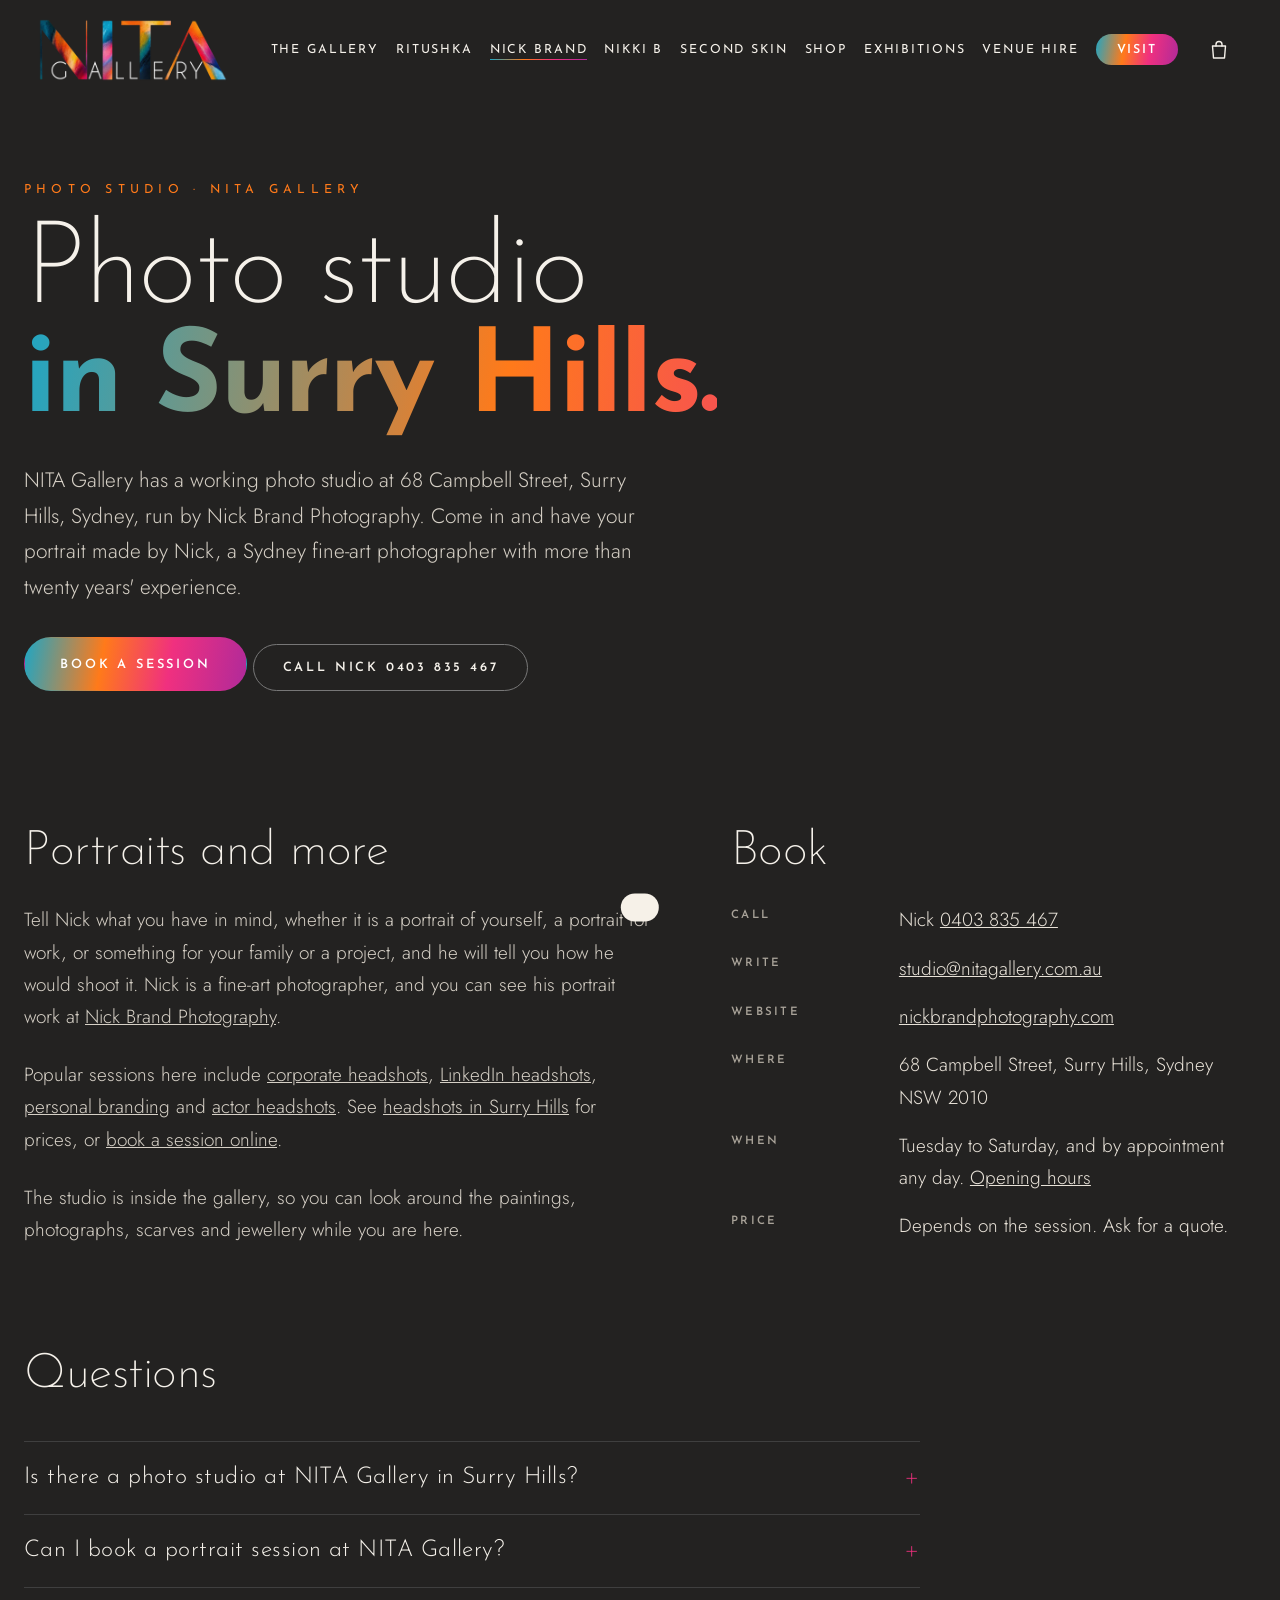
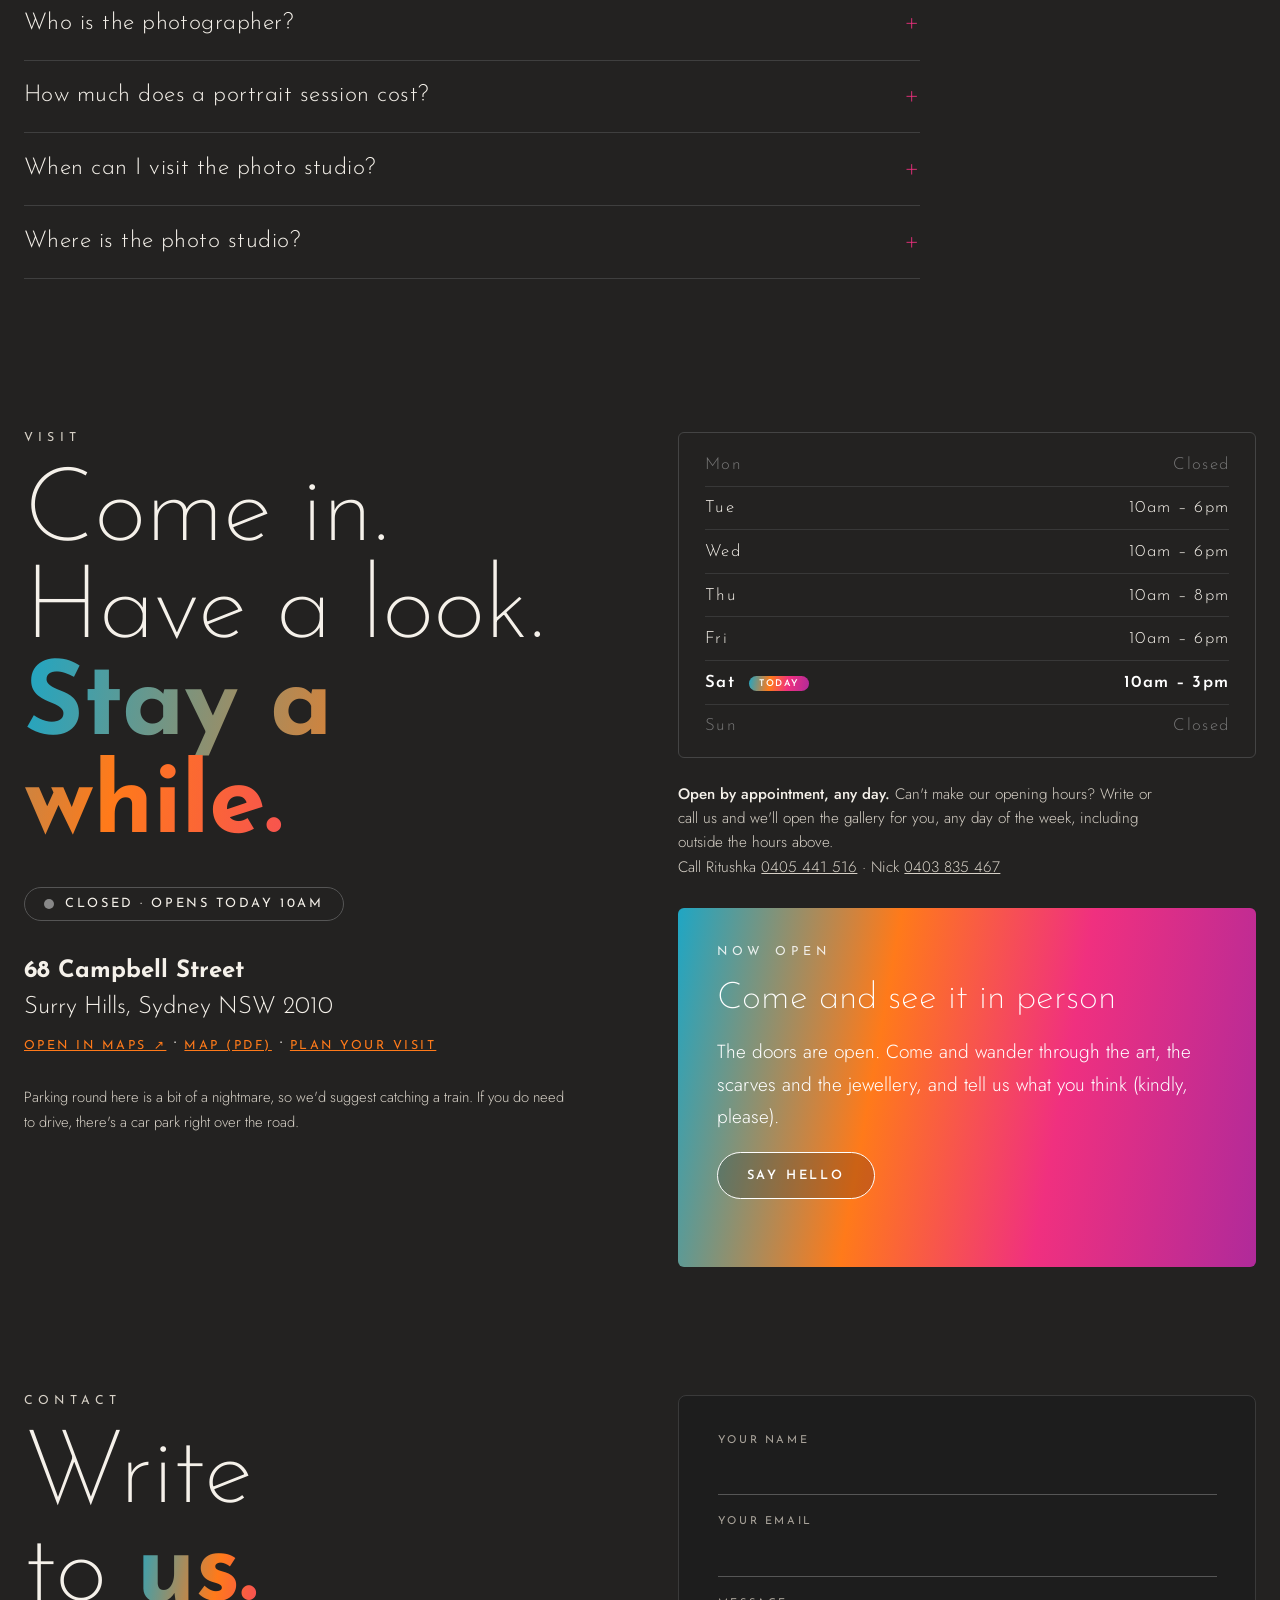
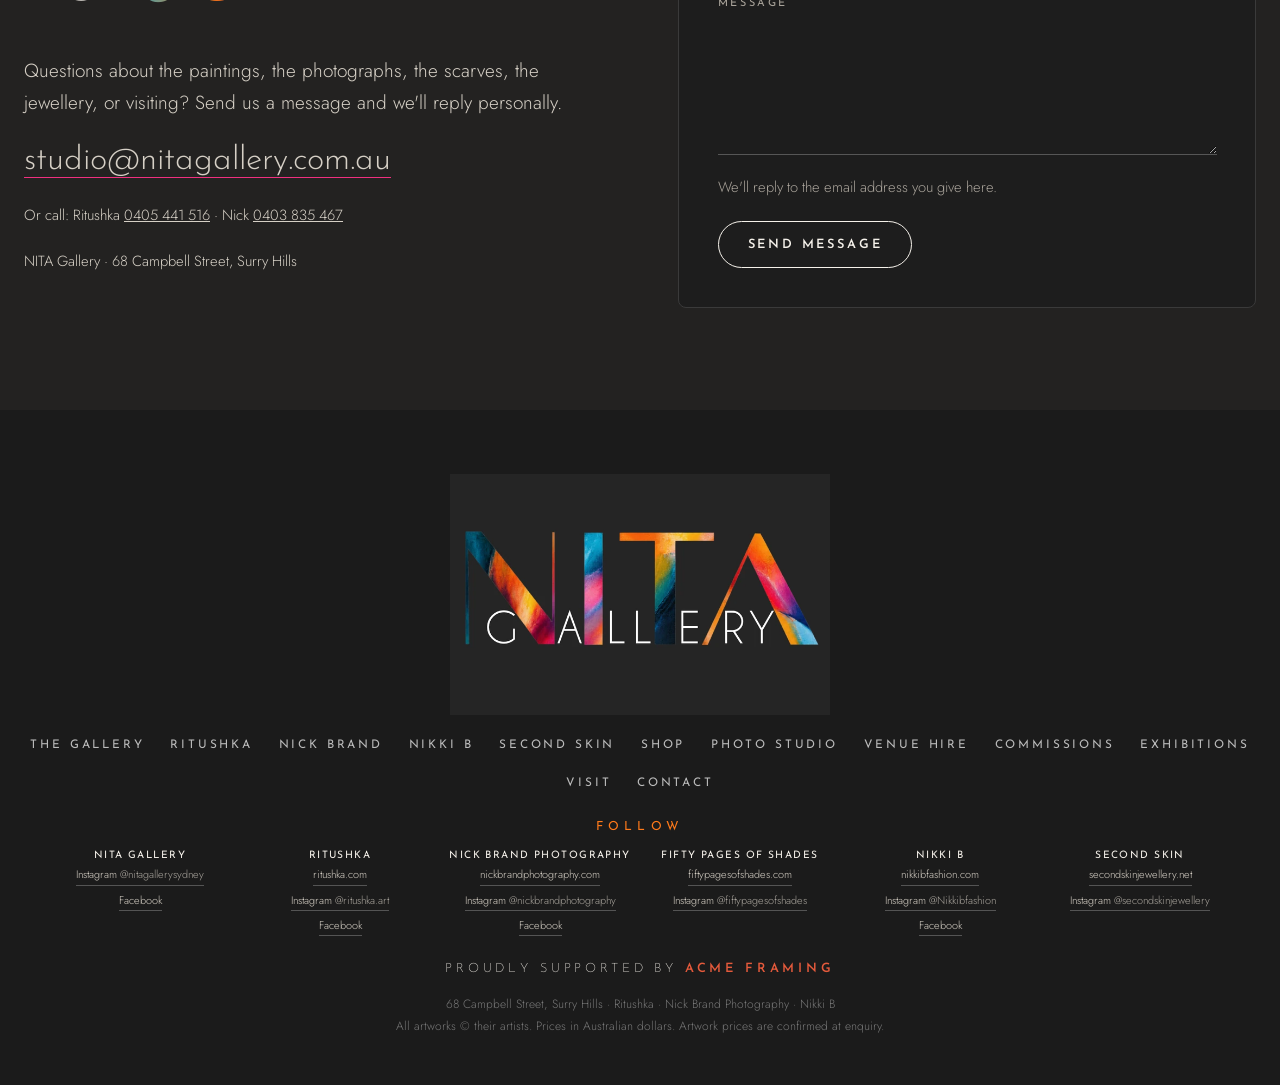
<file: photo-studio.html>
<!doctype html>
<html lang="en-AU">
<head>
<meta charset="utf-8">
<meta name="viewport" content="width=device-width, initial-scale=1">
<title>Portrait Photography Studio | Surry Hills, Sydney</title>
<meta name="description" content="Book a portrait session at the Nick Brand Photography studio inside NITA Gallery, 68 Campbell Street, Surry Hills, Sydney. Fine-art photographer, 20+ years.">
<meta property="og:title" content="Portrait Photography Studio | Surry Hills, Sydney">
<meta property="og:description" content="Book a portrait session at the Nick Brand Photography studio inside NITA Gallery, 68 Campbell Street, Surry Hills, Sydney. Fine-art photographer, 20+ years.">
<meta property="og:image" content="https://www.nitagallery.com.au/img/brand/og.jpg">
<meta property="og:url" content="https://www.nitagallery.com.au/photo-studio">
<meta property="og:type" content="website">
<meta property="og:site_name" content="NITA Gallery">
<meta property="og:locale" content="en_AU">
<meta name="twitter:card" content="summary_large_image">
<link rel="canonical" href="https://www.nitagallery.com.au/photo-studio">
<link rel="alternate" hreflang="en-au" href="https://www.nitagallery.com.au/photo-studio">
<link rel="alternate" hreflang="x-default" href="https://www.nitagallery.com.au/photo-studio">
<meta name="robots" content="index, follow, max-image-preview:large">
<meta name="theme-color" content="#252525">
<link rel="icon" href="img/brand/favicon.png">
<link rel="preconnect" href="https://fonts.googleapis.com">
<link rel="preconnect" href="https://fonts.gstatic.com" crossorigin>
<link rel="preload" as="style" href="https://fonts.googleapis.com/css2?family=Cormorant+Garamond:ital,wght@1,400;1,500&family=Josefin+Sans:wght@100;200;300;400;600;700&family=Jost:wght@300;400;500&display=swap" onload="this.onload=null;this.rel='stylesheet'">
<noscript><link rel="stylesheet" href="https://fonts.googleapis.com/css2?family=Cormorant+Garamond:ital,wght@1,400;1,500&family=Josefin+Sans:wght@100;200;300;400;600;700&family=Jost:wght@300;400;500&display=swap"></noscript>
<link rel="stylesheet" href="css/style.css?v=615239cf">
<link rel="stylesheet" href="css/bag.css?v=bcbfee5a">
<link rel="stylesheet" href="css/shop.css?v=7c190ab9"><link rel="stylesheet" href="css/visit.css?v=07d8ab7a">
<script>document.documentElement.classList.add('js')</script>
<script type="application/ld+json">{"@context":"https://schema.org","@type":"BreadcrumbList","itemListElement":[{"@type":"ListItem","position":1,"name":"NITA Gallery","item":"https://www.nitagallery.com.au/"},{"@type":"ListItem","position":2,"name":"Photo studio","item":"https://www.nitagallery.com.au/photo-studio"}]}</script><script type="application/ld+json">{"name":"Portrait photography at the Nick Brand Photography studio","serviceType":"Portrait photography","description":"Book a portrait session at the Nick Brand Photography studio inside NITA Gallery, 68 Campbell Street, Surry Hills, Sydney. Fine-art photographer, 20+ years.","provider":{"@type":"LocalBusiness","name":"Nick Brand Photography studio at NITA Gallery","address":{"@type":"PostalAddress","streetAddress":"68 Campbell Street","addressLocality":"Surry Hills","addressRegion":"NSW","postalCode":"2010","addressCountry":"AU"},"telephone":"+61 403 835 467","url":"https://www.nickbrandphotography.com","email":"studio@nitagallery.com.au","founder":{"@type":"Person","name":"Nick Brand"}},"@context":"https://schema.org","@type":"Service","@id":"https://www.nitagallery.com.au/photo-studio#service","url":"https://www.nitagallery.com.au/photo-studio","areaServed":{"@type":"City","name":"Sydney"},"availableChannel":{"@type":"ServiceChannel","serviceLocation":{"@type":"Place","name":"NITA Gallery","address":{"@type":"PostalAddress","streetAddress":"68 Campbell Street","addressLocality":"Surry Hills","addressRegion":"NSW","postalCode":"2010","addressCountry":"AU"}}}}</script><script type="application/ld+json">{"@context":"https://schema.org","@type":"FAQPage","mainEntity":[{"@type":"Question","name":"Is there a photo studio at NITA Gallery in Surry Hills?","acceptedAnswer":{"@type":"Answer","text":"Yes. NITA Gallery, 68 Campbell Street, Surry Hills, Sydney NSW 2010, has a working photo studio run by Nick Brand Photography. You can book a portrait session there."}},{"@type":"Question","name":"Can I book a portrait session at NITA Gallery?","acceptedAnswer":{"@type":"Answer","text":"Yes. To book a portrait session with Nick Brand, call Nick on 0403 835 467 or write to studio@nitagallery.com.au. Tell him what you have in mind and he will reply with how he would approach it, and a time that suits you."}},{"@type":"Question","name":"Who is the photographer?","acceptedAnswer":{"@type":"Answer","text":"Nick Brand is a Sydney fine-art photographer with more than twenty years' experience as a professional photographer and artist. His website is nickbrandphotography.com."}},{"@type":"Question","name":"How much does a portrait session cost?","acceptedAnswer":{"@type":"Answer","text":"The price depends on what you need, so please get in touch for a quote. Call Nick on 0403 835 467 or write to studio@nitagallery.com.au."}},{"@type":"Question","name":"When can I visit the photo studio?","acceptedAnswer":{"@type":"Answer","text":"The photo studio is inside NITA Gallery, which is open Tuesday and Wednesday 10am to 6pm, Thursday 10am to 8pm, Friday 10am to 6pm and Saturday 10am to 3pm, and by appointment any day, including outside those hours."}},{"@type":"Question","name":"Where is the photo studio?","acceptedAnswer":{"@type":"Answer","text":"At 68 Campbell Street, Surry Hills, Sydney NSW 2010. Central and Museum stations are close, and there is a car park right across the road. A map is at https://www.nitagallery.com.au/nita-gallery-map.pdf."}}]}</script></head>
<body class="t-shop">
<div class="curtain start" id="curtain" aria-hidden="true"></div>
<div class="cursor" id="cursor" aria-hidden="true"><span></span></div>

<header class="nav" id="nav">
  <a href="/" class="wordmark" aria-label="NITA Gallery — home"><img src="img/brand/nita-logo-t-s.webp" alt="NITA Gallery" width="420" height="142"></a>
  <nav class="links" id="links" aria-label="Main">
    <a href="/">The Gallery</a><a href="/ritushka">Ritushka</a><a href="/nick-brand" aria-current="page">Nick Brand</a><a href="/nikki-b">Nikki B</a><a href="/jewellery">Second Skin</a><a href="/shop">Shop</a><a href="/exhibitions">Exhibitions</a><a href="/venue-hire">Venue hire</a>
    <a href="/#visit" class="pill">Visit</a>
  </nav>
  <button class="burger" id="burger" aria-label="Menu" aria-expanded="false"><i></i><i></i></button>
</header>

<main id="top">
<section class="s-hero">
  <div class="wrap">
    <p class="kicker rv">Photo studio · NITA Gallery</p>
    <h1 class="s-title rv">Photo studio<br><em>in Surry Hills.</em></h1>
    <p class="s-lede answer rv">NITA Gallery has a working photo studio at 68 Campbell Street, Surry Hills, Sydney, run by Nick Brand Photography. Come in and have your portrait made by Nick, a Sydney fine-art photographer with more than twenty years' experience.</p>
    <p class="rv"><a class="btn lg magnetic" data-mail="gallery" data-subject="Booking a portrait session at NITA Gallery" href="#"><span>Book a session</span></a> <a class="btn ghost magnetic" href="tel:0403835467"><span>Call Nick 0403 835 467</span></a></p>
  </div>
</section>

<section class="v-sec" aria-labelledby="sA">
  <div class="wrap v-grid">
    <div>
      <h2 id="sA" class="v-h">Portraits and more</h2>
      <p class="v-p">Tell Nick what you have in mind, whether it is a portrait of yourself, a portrait for work, or something for your family or a project, and he will tell you how he would shoot it. Nick is a fine-art photographer, and you can see his portrait work at <a href="https://www.nickbrandphotography.com/" target="_blank" rel="noopener">Nick Brand Photography</a>.</p>
          <p class="v-p">Popular sessions here include <a href="https://www.nickbrandphotography.com/corporate-headshots-sydney" target="_blank" rel="noopener">corporate headshots</a>, <a href="https://www.nickbrandphotography.com/linkedin-headshots-sydney" target="_blank" rel="noopener">LinkedIn headshots</a>, <a href="https://www.nickbrandphotography.com/personal-branding-sydney" target="_blank" rel="noopener">personal branding</a> and <a href="https://www.nickbrandphotography.com/actor-headshots-sydney" target="_blank" rel="noopener">actor headshots</a>. See <a href="https://www.nickbrandphotography.com/locations/surry-hills" target="_blank" rel="noopener">headshots in Surry Hills</a> for prices, or <a href="https://www.nickbrandphotography.com/book" target="_blank" rel="noopener">book a session online</a>.</p>
      <p class="v-p">The studio is inside the gallery, so you can look around the paintings, photographs, scarves and jewellery while you are here.</p>
    </div>
    <div>
      <h2 class="v-h">Book</h2>
      <dl class="v-dl">
        <dt>Call</dt><dd>Nick <a href="tel:0403835467">0403 835 467</a></dd>
        <dt>Write</dt><dd><a href="#" data-mail="gallery" data-subject="Booking a portrait session at NITA Gallery">studio@nitagallery.com.au</a></dd>
        <dt>Website</dt><dd><a href="https://www.nickbrandphotography.com" target="_blank" rel="noopener">nickbrandphotography.com</a></dd>
        <dt>Where</dt><dd>68 Campbell Street, Surry Hills, Sydney NSW 2010</dd>
        <dt>When</dt><dd>Tuesday to Saturday, and by appointment any day. <a href="/visit">Opening hours</a></dd>
        <dt>Price</dt><dd>Depends on the session. Ask for a quote.</dd>
      </dl>
    </div>
  </div>
</section>

<section class="v-sec faq" id="faq" aria-labelledby="vFaq">
  <div class="wrap">
    <h2 id="vFaq" class="v-h">Questions</h2>
    <div class="qa-list"><details class="qa"><summary>Is there a photo studio at NITA Gallery in Surry Hills?</summary><p>Yes. NITA Gallery, 68 Campbell Street, Surry Hills, Sydney NSW 2010, has a working photo studio run by Nick Brand Photography. You can book a portrait session there.</p></details><details class="qa"><summary>Can I book a portrait session at NITA Gallery?</summary><p>Yes. To book a portrait session with Nick Brand, call Nick on 0403 835 467 or write to studio@nitagallery.com.au. Tell him what you have in mind and he will reply with how he would approach it, and a time that suits you.</p></details><details class="qa"><summary>Who is the photographer?</summary><p>Nick Brand is a Sydney fine-art photographer with more than twenty years&#x27; experience as a professional photographer and artist. His website is nickbrandphotography.com.</p></details><details class="qa"><summary>How much does a portrait session cost?</summary><p>The price depends on what you need, so please get in touch for a quote. Call Nick on 0403 835 467 or write to studio@nitagallery.com.au.</p></details><details class="qa"><summary>When can I visit the photo studio?</summary><p>The photo studio is inside NITA Gallery, which is open Tuesday and Wednesday 10am to 6pm, Thursday 10am to 8pm, Friday 10am to 6pm and Saturday 10am to 3pm, and by appointment any day, including outside those hours.</p></details><details class="qa"><summary>Where is the photo studio?</summary><p>At 68 Campbell Street, Surry Hills, Sydney NSW 2010. Central and Museum stations are close, and there is a car park right across the road. A map is at https://www.nitagallery.com.au/nita-gallery-map.pdf.</p></details></div>
  </div>
</section>

<section class="sec visit" id="visit">
  <div class="wrap grid2">
    <div class="copy">
      <p class="kicker rv">Visit</p>
      <h2 class="big rv">Come in.<br>Have a look.<br><em>Stay a while.</em></h2>
      <div class="open-now rv" data-opennow><i></i><span>See opening hours below</span></div>
      <address class="rv">
        <b>68 Campbell Street</b><br>Surry Hills, Sydney NSW 2010<br>
        <a href="https://www.google.com/maps/search/?api=1&query=68+Campbell+Street+Surry+Hills+NSW" target="_blank" rel="noopener">Open in Maps ↗</a> · <a href="nita-gallery-map.pdf" target="_blank" rel="noopener">Map (PDF)</a> · <a href="/visit">Plan your visit</a>
      </address>
      <p class="rv small">Parking round here is a bit of a nightmare, so we'd suggest catching a train. If you do need to drive, there's a car park right over the road.</p>
    </div>
    <div class="side">
      <div class="hours rv" data-hours aria-label="Opening hours"><div class="closed"><span>Mon</span><span>Closed</span></div><div class=""><span>Tue</span><span>10am – 6pm</span></div><div class=""><span>Wed</span><span>10am – 6pm</span></div><div class=""><span>Thu</span><span>10am – 8pm</span></div><div class=""><span>Fri</span><span>10am – 6pm</span></div><div class=""><span>Sat</span><span>10am – 3pm</span></div><div class="closed"><span>Sun</span><span>Closed</span></div></div>
      <p class="appt rv"><b>Open by appointment, any day.</b> Can't make our opening hours? Write or call us and we'll open the gallery for you, any day of the week, including outside the hours above.<br>Call Ritushka <a href="tel:0405441516">0405 441 516</a> · Nick <a href="tel:0403835467">0403 835 467</a></p>
      <div class="invite rv">
        <p class="kicker">Now open</p>
        <h3>Come and see it in person</h3>
        <p>The doors are open. Come and wander through the art, the scarves and the jewellery, and tell us what you think (kindly, please).</p>
        <p><a class="btn magnetic" data-mail="gallery" data-subject="Visiting NITA Gallery" href="#"><span>Say hello</span></a></p>
      </div>
    </div>
  </div>
</section>

<section class="sec contact" id="contact">
  <div class="wrap grid2">
    <div class="copy">
      <p class="kicker rv">Contact</p>
      <h2 class="big rv">Write<br>to <em>us.</em></h2>
      <p class="rv">Questions about the paintings, the photographs, the scarves, the jewellery, or visiting? Send us a message and we'll reply personally.</p>
      <p class="rv big-mail"><a href="mailto:studio@nitagallery.com.au">studio@nitagallery.com.au</a></p>
      <p class="rv small">Or call: Ritushka <a href="tel:0405441516">0405 441 516</a> · Nick <a href="tel:0403835467">0403 835 467</a></p>
      <p class="rv small">NITA Gallery · 68 Campbell Street, Surry Hills</p>
    </div>
    <form class="c-form rv" id="contactForm" novalidate>
      <label>Your name<input name="name" autocomplete="name" required maxlength="100"></label>
      <label>Your email<input name="email" type="email" autocomplete="email" required maxlength="200"></label>
      <label>Message<textarea name="message" rows="5" required maxlength="4000"></textarea></label>
      <label class="hp" aria-hidden="true">Website<input name="website" tabindex="-1" autocomplete="off"></label>
      <p class="small" id="cfNote">We'll reply to the email address you give here.</p>
      <button class="btn magnetic" type="submit"><span>Send message</span></button>
    </form>
  </div>
</section>

</main>

<footer class="foot">
  <img src="img/brand/nita-logo.webp" alt="NITA Gallery">
  <nav aria-label="Footer"><a href="/">The Gallery</a><a href="/ritushka">Ritushka</a><a href="/nick-brand">Nick Brand</a><a href="/nikki-b">Nikki B</a><a href="/jewellery">Second Skin</a><a href="/shop">Shop</a><a href="/photo-studio">Photo studio</a><a href="/venue-hire">Venue hire</a><a href="/commissions">Commissions</a><a href="/exhibitions">Exhibitions</a><a href="/visit">Visit</a><a href="/#contact">Contact</a></nav>
  <div class="social"><p class="kicker">Follow</p><ul><li><b>NITA Gallery</b><a href="https://www.instagram.com/nitagallerysydney/" target="_blank" rel="me noopener">Instagram <span>@nitagallerysydney</span></a><a href="https://www.facebook.com/NITAgallerySydney" target="_blank" rel="me noopener">Facebook</a></li><li><b>Ritushka</b><a href="https://www.ritushka.com" target="_blank" rel="noopener">ritushka.com</a><a href="https://www.instagram.com/ritushka.art/" target="_blank" rel="me noopener">Instagram <span>@ritushka.art</span></a><a href="https://www.facebook.com/Ritushka.art" target="_blank" rel="me noopener">Facebook</a></li><li><b>Nick Brand Photography</b><a href="https://www.nickbrandphotography.com" target="_blank" rel="noopener">nickbrandphotography.com</a><a href="https://www.instagram.com/nickbrandphotography/" target="_blank" rel="me noopener">Instagram <span>@nickbrandphotography</span></a><a href="https://www.facebook.com/nickbrandphotography/" target="_blank" rel="me noopener">Facebook</a></li><li><b>Fifty Pages of Shades</b><a href="https://www.fiftypagesofshades.com" target="_blank" rel="noopener">fiftypagesofshades.com</a><a href="https://www.instagram.com/fiftypagesofshades/" target="_blank" rel="me noopener">Instagram <span>@fiftypagesofshades</span></a></li><li><b>Nikki B</b><a href="https://www.nikkibfashion.com" target="_blank" rel="noopener">nikkibfashion.com</a><a href="https://www.instagram.com/Nikkibfashion/" target="_blank" rel="me noopener">Instagram <span>@Nikkibfashion</span></a><a href="https://www.facebook.com/nikkibfashion" target="_blank" rel="me noopener">Facebook</a></li><li><b>Second Skin</b><a href="https://www.secondskinjewellery.net" target="_blank" rel="noopener">secondskinjewellery.net</a><a href="https://www.instagram.com/secondskinjewellery/" target="_blank" rel="me noopener">Instagram <span>@secondskinjewellery</span></a></li></ul></div>
  <p class="support">Proudly supported by <b>ACME Framing</b></p>
  <p class="fine">68 Campbell Street, Surry Hills · Ritushka · Nick Brand Photography · Nikki B<br>
  All artworks © their artists. Prices in Australian dollars. Artwork prices are confirmed at enquiry.</p>
</footer>

<div class="modal" id="modal" hidden role="dialog" aria-modal="true" aria-label="Details">
  <button class="m-close" id="mClose" aria-label="Close">✕</button>
  <button class="m-nav prev" id="mPrev" aria-label="Previous">←</button>
  <button class="m-nav next" id="mNext" aria-label="Next">→</button>
  <div class="m-body">
    <div class="m-img"><img id="mImg" alt=""><div class="m-thumbs" id="mThumbs"></div></div>
    <div class="m-info" id="mInfo"></div>
  </div>
</div>

<script src="data.js?v=bd5b2ae9"></script>
<script src="js/common.js?v=4e7cf535"></script>
<script src="js/bag.js?v=9c532951"></script>
<script src="js/shop.js?v=4d2c16fd"></script>
</body>
</html>
</file>
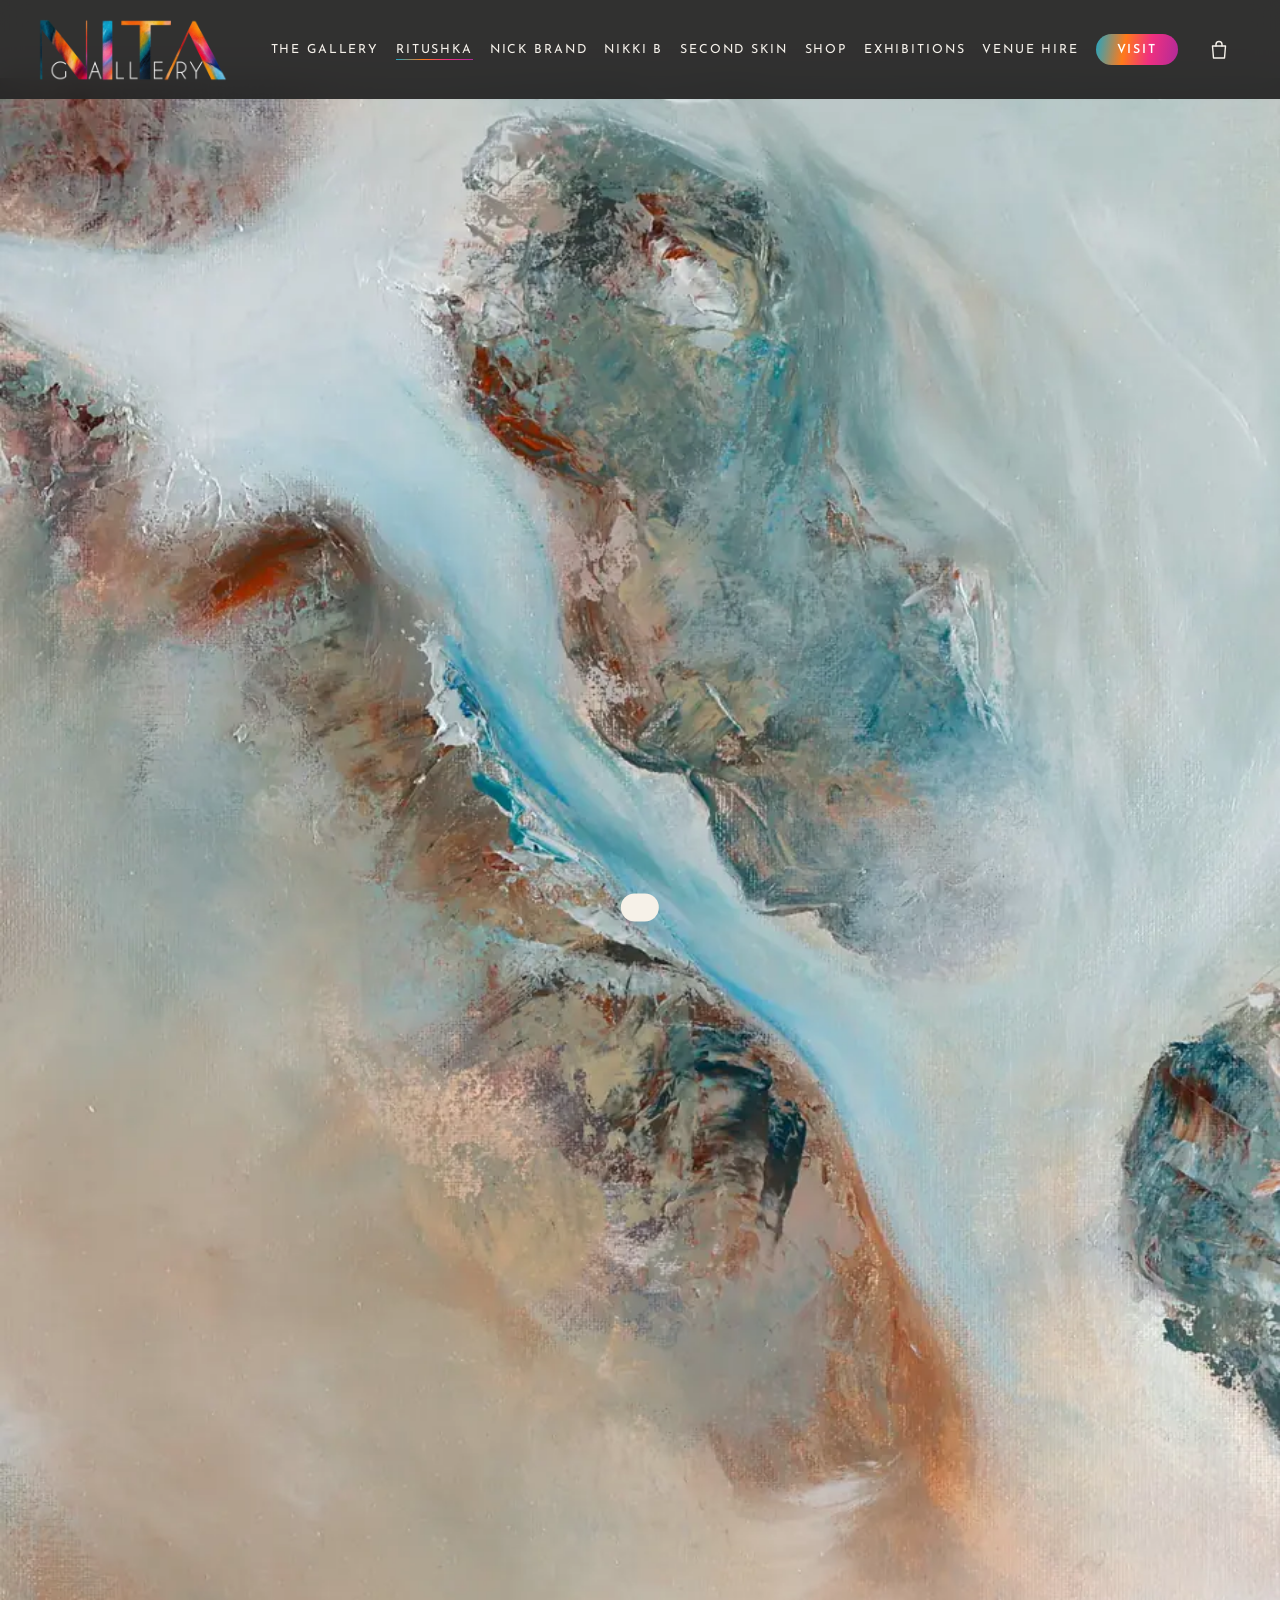
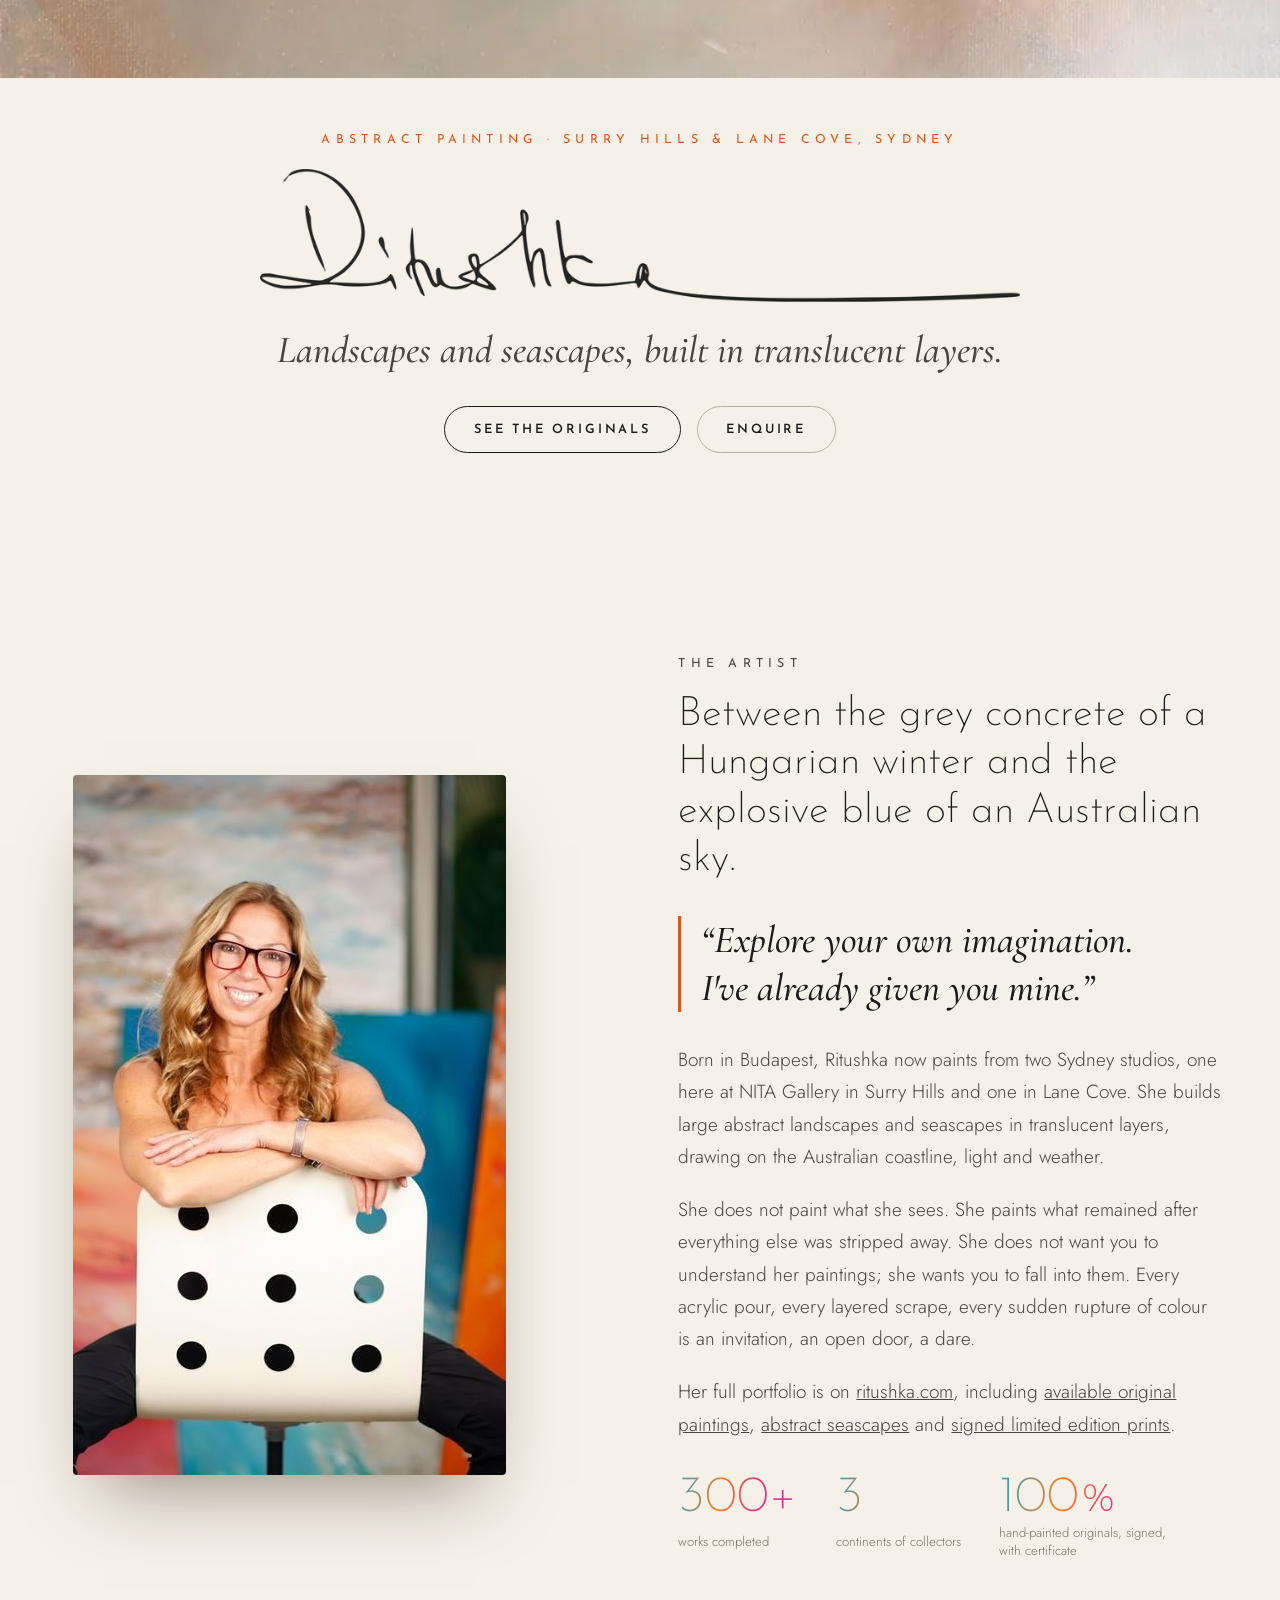
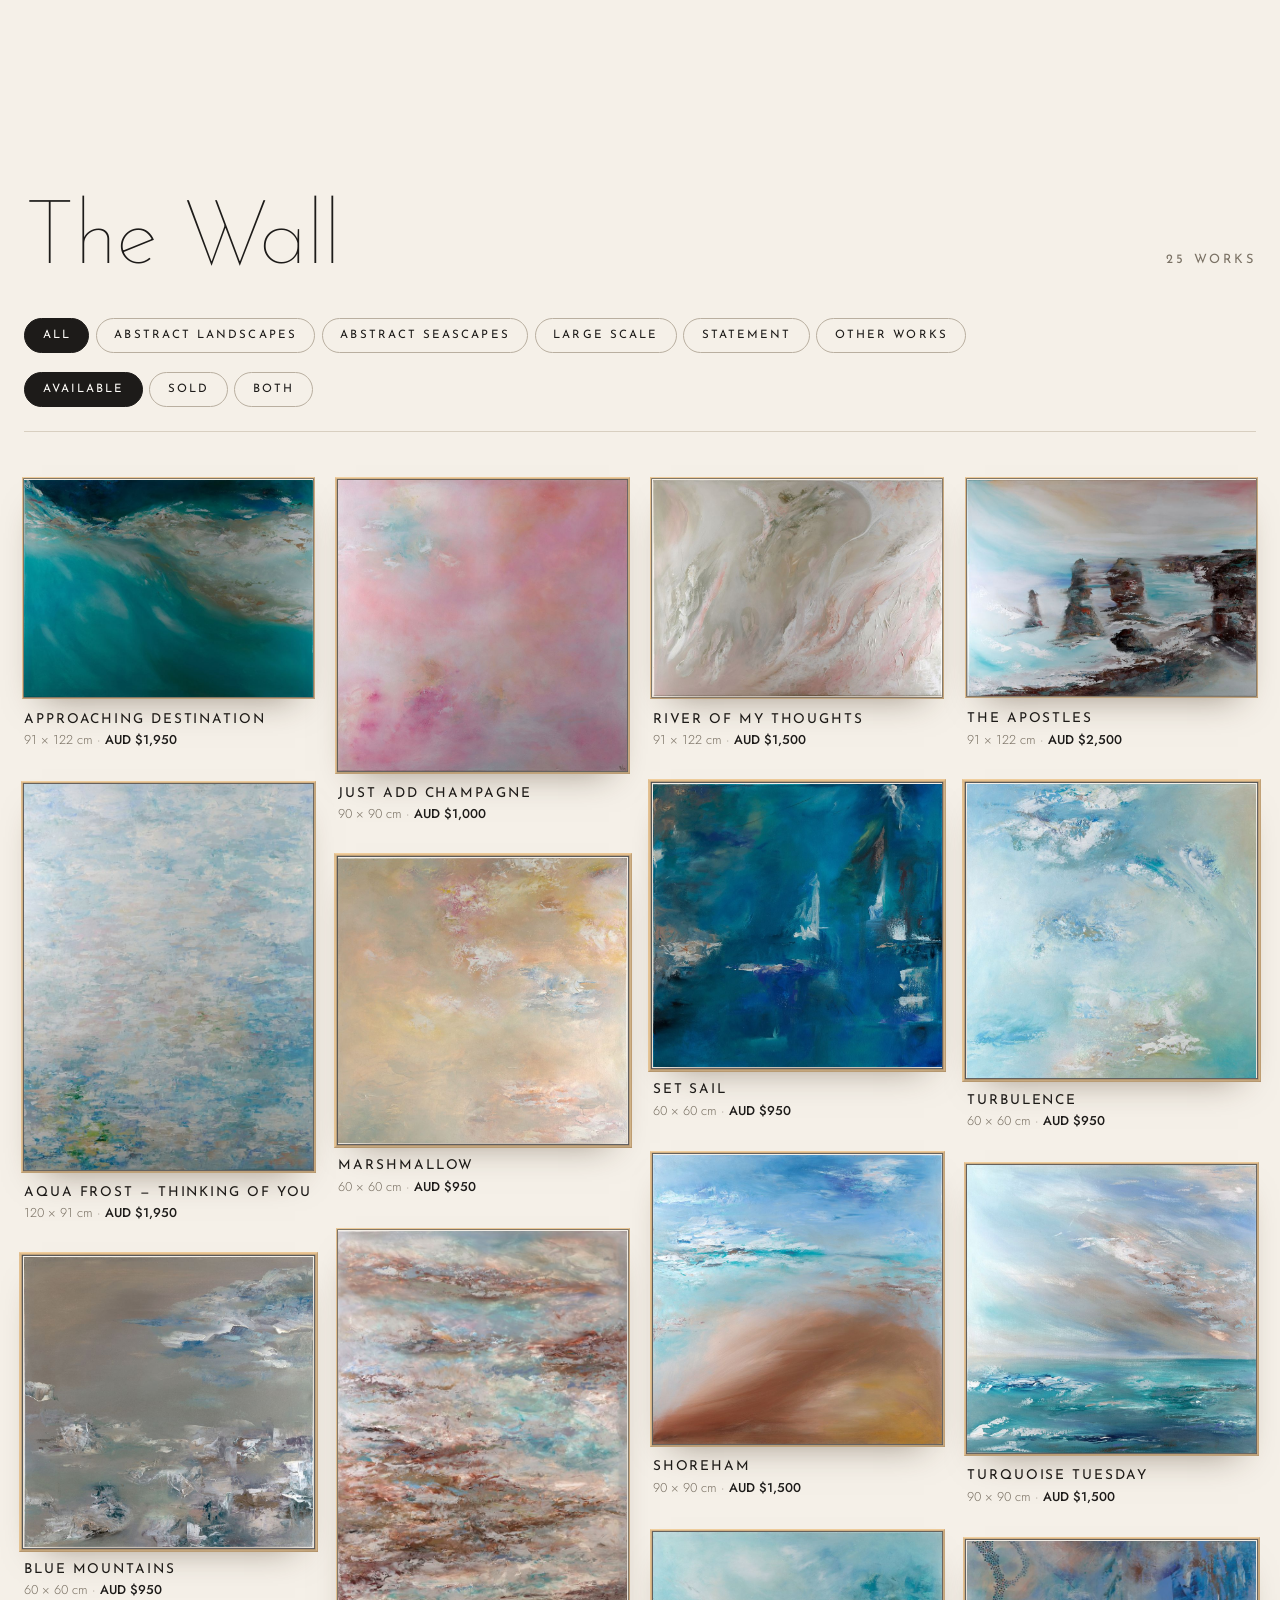
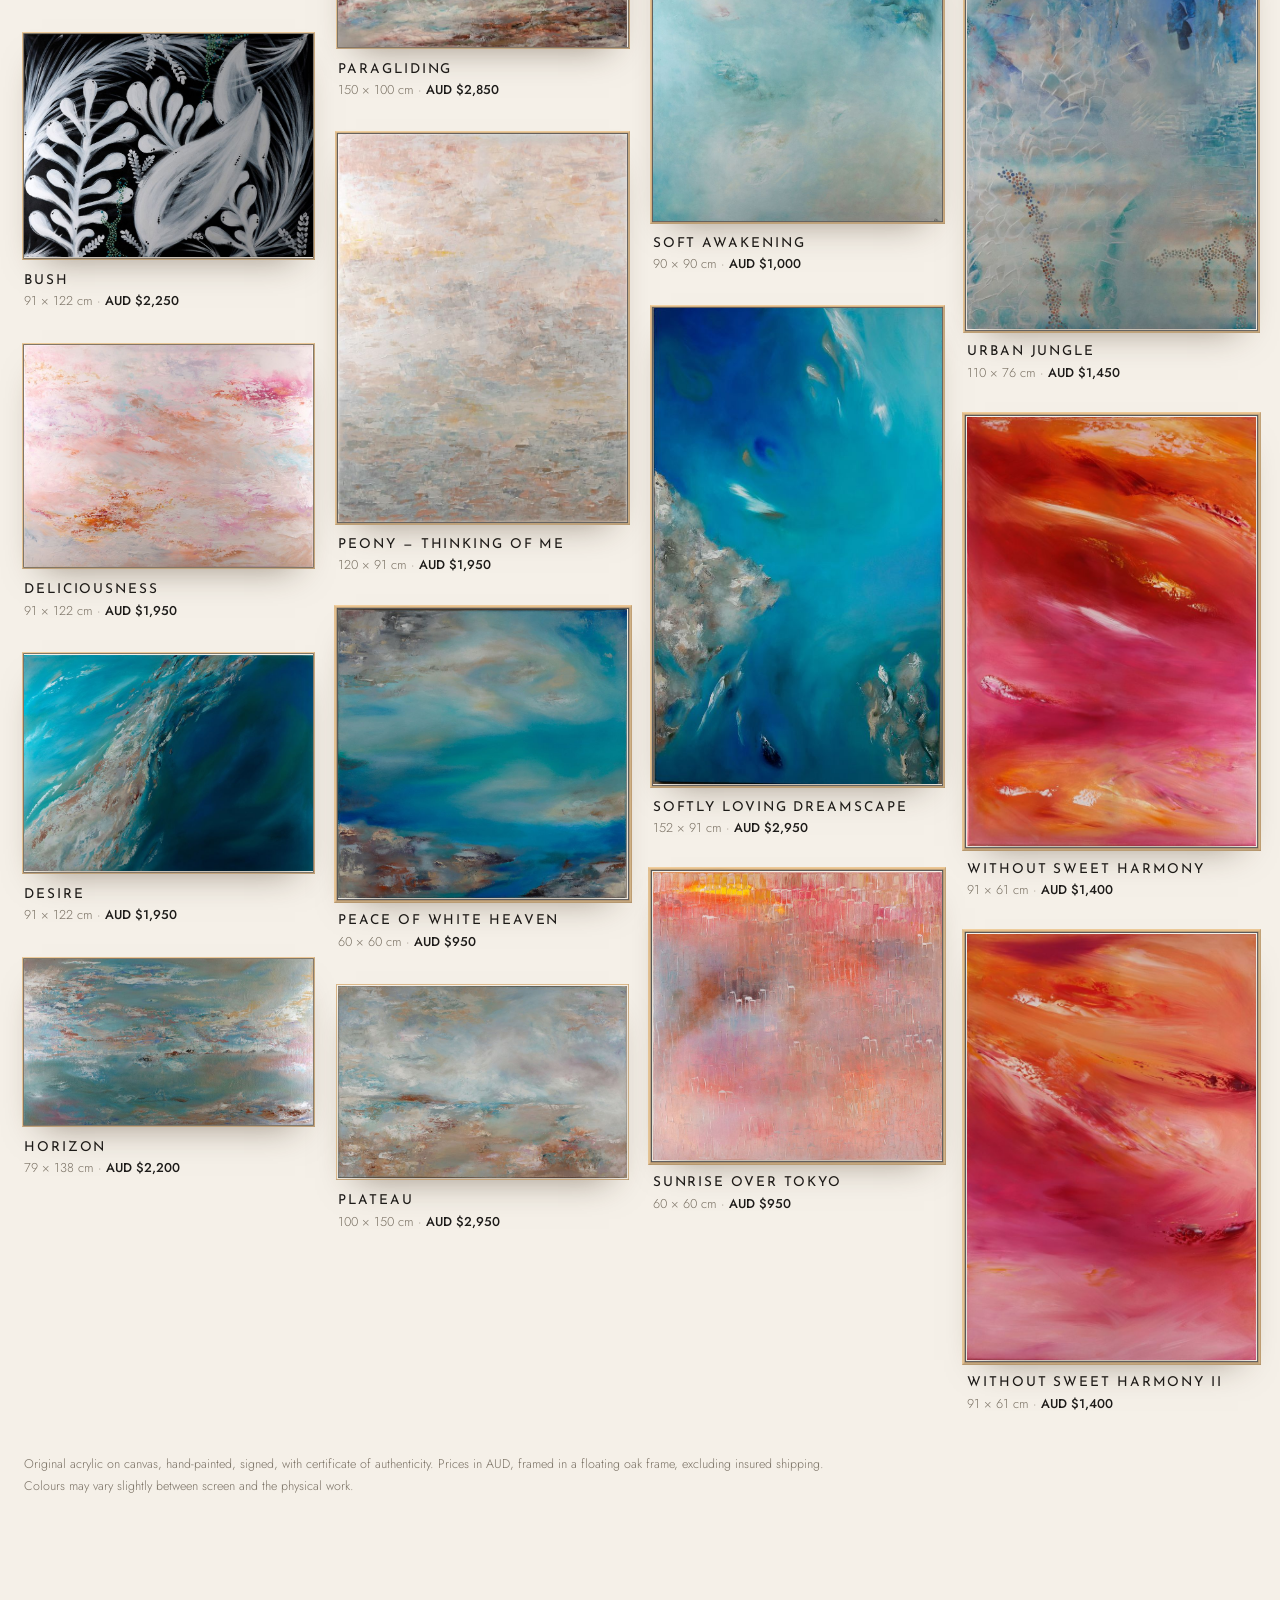
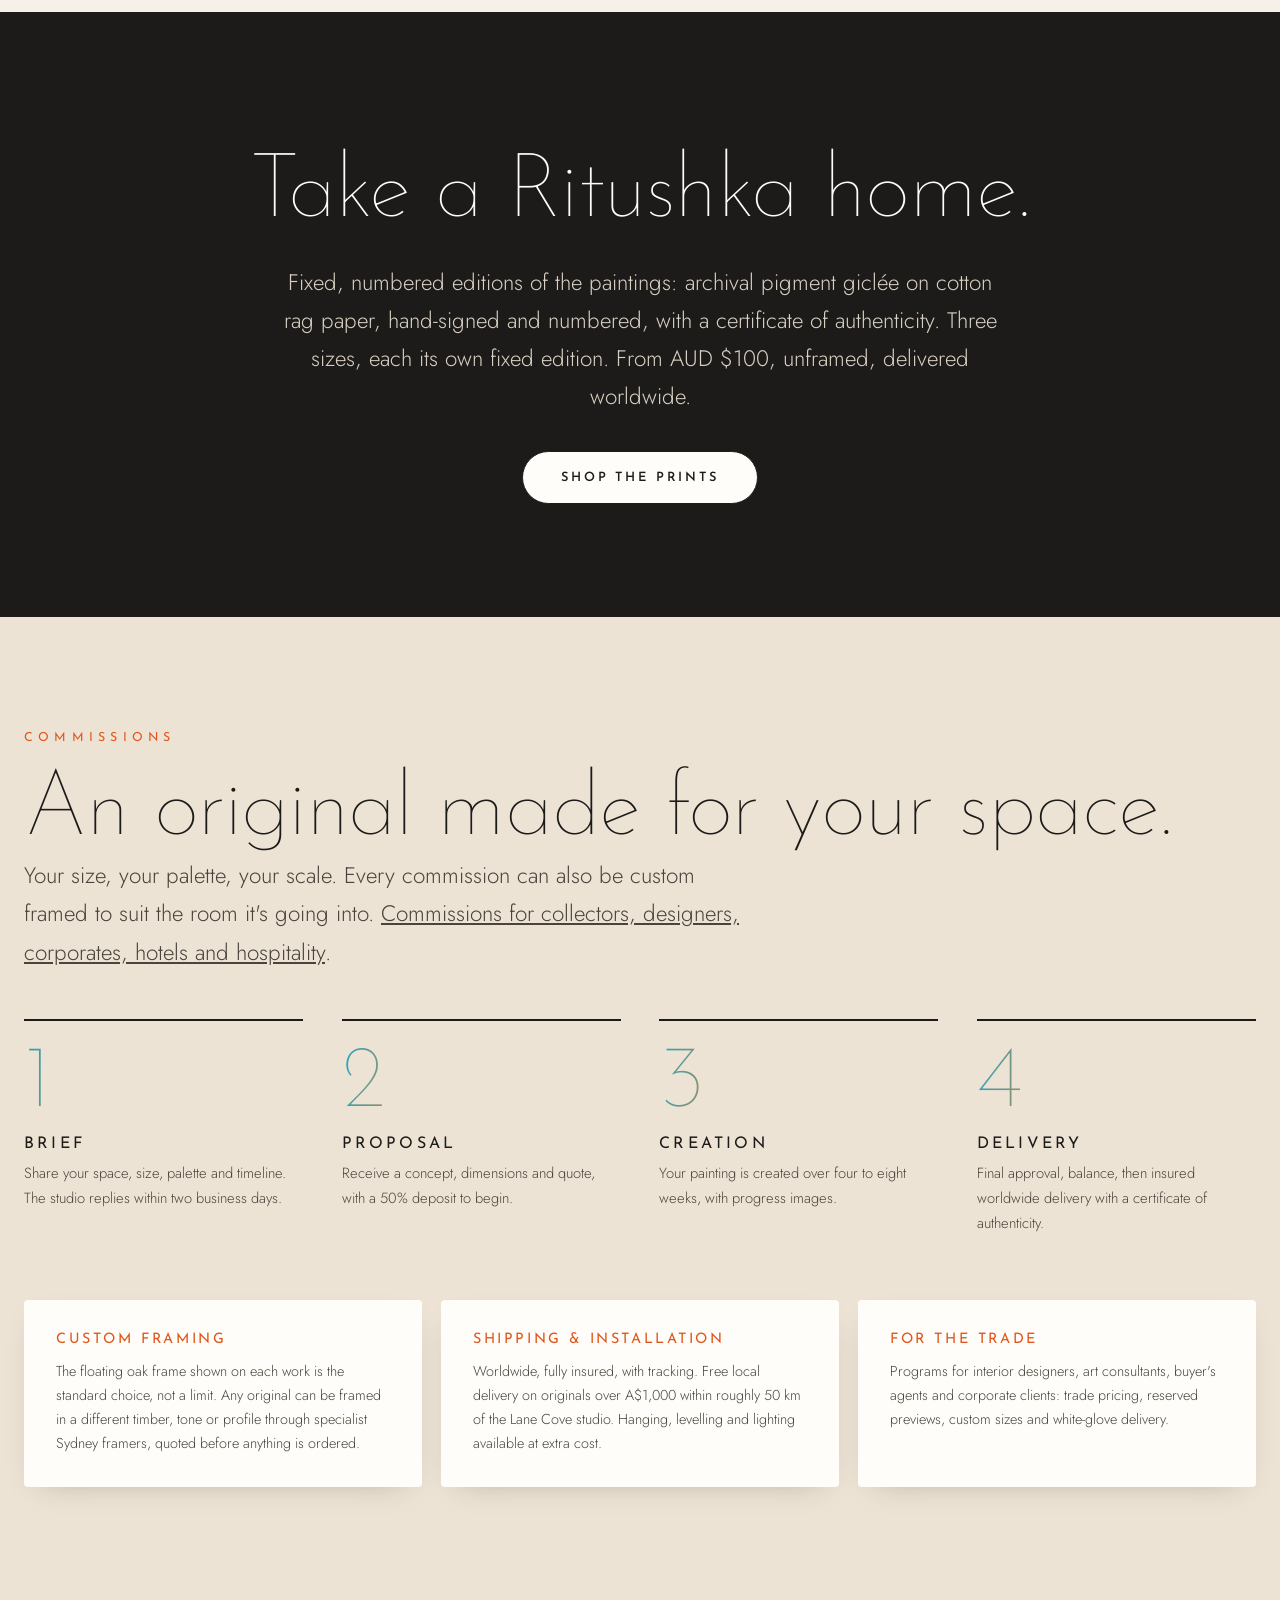
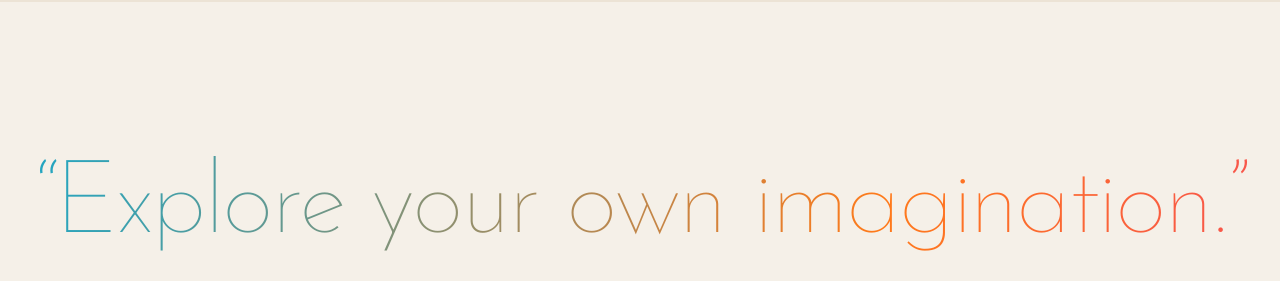
<file: ritushka.html>
<!doctype html>
<html lang="en-AU">
<head>
<meta charset="utf-8">
<meta name="viewport" content="width=device-width, initial-scale=1">
<title>Ritushka | Abstract Paintings, NITA Gallery Surry Hills</title>
<meta name="description" content="Original abstract landscape and seascape paintings by Ritushka, from A$950, and her painting studio at NITA Gallery, 68 Campbell Street, Surry Hills.">
<meta property="og:title" content="Ritushka | Abstract Paintings, NITA Gallery Surry Hills">
<meta property="og:description" content="Original abstract landscape and seascape paintings by Ritushka, from A$950, and her painting studio at NITA Gallery, 68 Campbell Street, Surry Hills.">
<meta property="og:image" content="https://www.nitagallery.com.au/img/brand/og.jpg">
<meta property="og:url" content="https://www.nitagallery.com.au/ritushka">
<meta property="og:type" content="website">
<meta property="og:site_name" content="NITA Gallery">
<meta property="og:locale" content="en_AU">
<meta name="twitter:card" content="summary_large_image">
<link rel="canonical" href="https://www.nitagallery.com.au/ritushka">
<link rel="alternate" hreflang="en-au" href="https://www.nitagallery.com.au/ritushka">
<link rel="alternate" hreflang="x-default" href="https://www.nitagallery.com.au/ritushka">
<meta name="robots" content="index, follow, max-image-preview:large">
<meta name="theme-color" content="#252525">
<link rel="icon" href="img/brand/favicon.png">
<link rel="preconnect" href="https://fonts.googleapis.com">
<link rel="preconnect" href="https://fonts.gstatic.com" crossorigin>
<link rel="preload" as="style" href="https://fonts.googleapis.com/css2?family=Cormorant+Garamond:ital,wght@1,400;1,500&family=Josefin+Sans:wght@100;200;300;400;600;700&family=Jost:wght@300;400;500&display=swap" onload="this.onload=null;this.rel='stylesheet'">
<noscript><link rel="stylesheet" href="https://fonts.googleapis.com/css2?family=Cormorant+Garamond:ital,wght@1,400;1,500&family=Josefin+Sans:wght@100;200;300;400;600;700&family=Jost:wght@300;400;500&display=swap"></noscript>
<link rel="stylesheet" href="css/style.css?v=615239cf">
<link rel="stylesheet" href="css/bag.css?v=bcbfee5a">
<link rel="stylesheet" href="css/rit.css?v=47ab65c2">
<script>document.documentElement.classList.add('js')</script>
<script type="application/ld+json">{"@context":"https://schema.org","@type":"BreadcrumbList","itemListElement":[{"@type":"ListItem","position":1,"name":"NITA Gallery","item":"https://www.nitagallery.com.au/"},{"@type":"ListItem","position":2,"name":"Ritushka","item":"https://www.nitagallery.com.au/ritushka"}]}</script><script type="application/ld+json">{"@context":"https://schema.org","@type":"ItemList","name":"Original paintings by Ritushka at NITA Gallery","itemListElement":[{"@type":"ListItem","position":1,"item":{"@type":"VisualArtwork","name":"Approaching Destination","creator":{"@type":"Person","name":"Ritushka"},"artMedium":"Acrylic on canvas","image":"https://www.nitagallery.com.au/img/rit/approaching-destination.jpg?v=2","description":"Layered blues and whites evoking the movement of tide over sand","offers":{"@type":"Offer","price":"1950","priceCurrency":"AUD","availability":"https://schema.org/InStock","seller":{"@id":"https://www.nitagallery.com.au/#gallery"}}}},{"@type":"ListItem","position":2,"item":{"@type":"VisualArtwork","name":"Aqua Frost — Thinking of You","creator":{"@type":"Person","name":"Ritushka"},"artMedium":"Acrylic on canvas","image":"https://www.nitagallery.com.au/img/rit/aqua-frost-thinking-of-you.jpg?v=2","description":"The lily pads, crisp with morning's freshness, sway and bend ever so softly beneath the quiet influence of your breath—as if the very dawn were sighing through you","offers":{"@type":"Offer","price":"1950","priceCurrency":"AUD","availability":"https://schema.org/InStock","seller":{"@id":"https://www.nitagallery.com.au/#gallery"}}}},{"@type":"ListItem","position":3,"item":{"@type":"VisualArtwork","name":"Blue Mountains","creator":{"@type":"Person","name":"Ritushka"},"artMedium":"Acrylic on canvas","image":"https://www.nitagallery.com.au/img/rit/blue-mountains.jpg?v=2","description":"The cliff face emerged from the very breath of the eucalyptus forest—as though the trees had exhaled it into being","offers":{"@type":"Offer","price":"950","priceCurrency":"AUD","availability":"https://schema.org/InStock","seller":{"@id":"https://www.nitagallery.com.au/#gallery"}}}},{"@type":"ListItem","position":4,"item":{"@type":"VisualArtwork","name":"Bush","creator":{"@type":"Person","name":"Ritushka"},"artMedium":"Acrylic on canvas","image":"https://www.nitagallery.com.au/img/rit/bush.jpg?v=2","description":"The quiet elegance of nature reveals itself in every uneven line, unexpected detail, and gentle flaw—where imperfection becomes the very essence of perfection","offers":{"@type":"Offer","price":"2250","priceCurrency":"AUD","availability":"https://schema.org/InStock","seller":{"@id":"https://www.nitagallery.com.au/#gallery"}}}},{"@type":"ListItem","position":5,"item":{"@type":"VisualArtwork","name":"Deliciousness","creator":{"@type":"Person","name":"Ritushka"},"artMedium":"Acrylic on canvas","image":"https://www.nitagallery.com.au/img/rit/deliciousness.jpg?v=2","description":"A vibrant symphony of flavours, aromas, and sensations unfolds, capturing the intoxicating richness and wonder of life’s most exquisite moments","offers":{"@type":"Offer","price":"1950","priceCurrency":"AUD","availability":"https://schema.org/InStock","seller":{"@id":"https://www.nitagallery.com.au/#gallery"}}}},{"@type":"ListItem","position":6,"item":{"@type":"VisualArtwork","name":"Desire","creator":{"@type":"Person","name":"Ritushka"},"artMedium":"Acrylic on canvas","image":"https://www.nitagallery.com.au/img/rit/desire.jpg?v=2","description":"A longing to escape into a world of wonder, where dreams come alive and anything feels possible","offers":{"@type":"Offer","price":"1950","priceCurrency":"AUD","availability":"https://schema.org/InStock","seller":{"@id":"https://www.nitagallery.com.au/#gallery"}}}},{"@type":"ListItem","position":7,"item":{"@type":"VisualArtwork","name":"Horizon","creator":{"@type":"Person","name":"Ritushka"},"artMedium":"Acrylic on canvas","image":"https://www.nitagallery.com.au/img/rit/horizon.jpg?v=2","description":"Beyond the horizon of the present lies an unfolding mystery, where the possibilities of the future remain unseen, waiting to reveal their hidden beauty","offers":{"@type":"Offer","price":"2200","priceCurrency":"AUD","availability":"https://schema.org/InStock","seller":{"@id":"https://www.nitagallery.com.au/#gallery"}}}},{"@type":"ListItem","position":8,"item":{"@type":"VisualArtwork","name":"Just Add Champagne","creator":{"@type":"Person","name":"Ritushka"},"artMedium":"Acrylic on canvas","image":"https://www.nitagallery.com.au/img/rit/just-add-champagne.jpg?v=2","description":"The thought of you lingered with me last night, softly tickling my heart with quiet delight","offers":{"@type":"Offer","price":"1000","priceCurrency":"AUD","availability":"https://schema.org/InStock","seller":{"@id":"https://www.nitagallery.com.au/#gallery"}}}},{"@type":"ListItem","position":9,"item":{"@type":"VisualArtwork","name":"Marshmallow","creator":{"@type":"Person","name":"Ritushka"},"artMedium":"Acrylic on canvas","image":"https://www.nitagallery.com.au/img/rit/marshmallow.jpg?v=2","description":"A delicate invitation to experience beauty through subtle sensation, where softness, intimacy, and quiet emotion unfold like a lingering whisper","offers":{"@type":"Offer","price":"950","priceCurrency":"AUD","availability":"https://schema.org/InStock","seller":{"@id":"https://www.nitagallery.com.au/#gallery"}}}},{"@type":"ListItem","position":10,"item":{"@type":"VisualArtwork","name":"Paragliding","creator":{"@type":"Person","name":"Ritushka"},"artMedium":"Acrylic on canvas","image":"https://www.nitagallery.com.au/img/rit/paragliding.jpg?v=2","description":"A quiet yearning to leave the weight of the world behind, to take flight on gentle wings and disappear into a place where the sky holds endless dreams","offers":{"@type":"Offer","price":"2850","priceCurrency":"AUD","availability":"https://schema.org/InStock","seller":{"@id":"https://www.nitagallery.com.au/#gallery"}}}},{"@type":"ListItem","position":11,"item":{"@type":"VisualArtwork","name":"Peony — Thinking of Me","creator":{"@type":"Person","name":"Ritushka"},"artMedium":"Acrylic on canvas","image":"https://www.nitagallery.com.au/img/rit/peony-thinking-of-me.jpg?v=2","description":"The morning sun, with an inexplicable magnetism, drew my very soul into its luminous embrace","offers":{"@type":"Offer","price":"1950","priceCurrency":"AUD","availability":"https://schema.org/InStock","seller":{"@id":"https://www.nitagallery.com.au/#gallery"}}}},{"@type":"ListItem","position":12,"item":{"@type":"VisualArtwork","name":"Peace of White Heaven","creator":{"@type":"Person","name":"Ritushka"},"artMedium":"Acrylic on canvas","image":"https://www.nitagallery.com.au/img/rit/peace-of-white-heaven.jpg?v=2","description":"A beauty untouched by any sense—never seen, tasted, touched, heard, felt, nor smelled—still breathes, still exists, still waits","offers":{"@type":"Offer","price":"950","priceCurrency":"AUD","availability":"https://schema.org/InStock","seller":{"@id":"https://www.nitagallery.com.au/#gallery"}}}},{"@type":"ListItem","position":13,"item":{"@type":"VisualArtwork","name":"Plateau","creator":{"@type":"Person","name":"Ritushka"},"artMedium":"Acrylic on canvas","image":"https://www.nitagallery.com.au/img/rit/plateau.jpg?v=2","description":"As we journey onward, the landscape whispers its quiet stories, flowing past like a living painting filled with stillness, harmony, and understated wonder","offers":{"@type":"Offer","price":"2950","priceCurrency":"AUD","availability":"https://schema.org/InStock","seller":{"@id":"https://www.nitagallery.com.au/#gallery"}}}},{"@type":"ListItem","position":14,"item":{"@type":"VisualArtwork","name":"River of My Thoughts","creator":{"@type":"Person","name":"Ritushka"},"artMedium":"Acrylic on canvas","image":"https://www.nitagallery.com.au/img/rit/river-of-my-thoughts.jpg?v=2","description":"Amid the chaos of voices and symbols, a hidden harmony begins to appear—as though the fragments were always searching for one another to create a story only the soul could understand","offers":{"@type":"Offer","price":"1500","priceCurrency":"AUD","availability":"https://schema.org/InStock","seller":{"@id":"https://www.nitagallery.com.au/#gallery"}}}},{"@type":"ListItem","position":15,"item":{"@type":"VisualArtwork","name":"Set Sail","creator":{"@type":"Person","name":"Ritushka"},"artMedium":"Acrylic on canvas","image":"https://www.nitagallery.com.au/img/rit/set-sail.jpg?v=2","description":"The wind favored us with perfect tenderness that Sunday, it rose just enough to carry our spirits gently forward","offers":{"@type":"Offer","price":"950","priceCurrency":"AUD","availability":"https://schema.org/InStock","seller":{"@id":"https://www.nitagallery.com.au/#gallery"}}}},{"@type":"ListItem","position":16,"item":{"@type":"VisualArtwork","name":"Shoreham","creator":{"@type":"Person","name":"Ritushka"},"artMedium":"Acrylic on canvas","image":"https://www.nitagallery.com.au/img/rit/shoreham.jpg?v=2","description":"In the gentle details we so often overlook, life reveals its deepest pleasures—proof that the most meaningful moments are sometimes the ones that ask for nothing at all","offers":{"@type":"Offer","price":"1500","priceCurrency":"AUD","availability":"https://schema.org/InStock","seller":{"@id":"https://www.nitagallery.com.au/#gallery"}}}},{"@type":"ListItem","position":17,"item":{"@type":"VisualArtwork","name":"Soft Awakening","creator":{"@type":"Person","name":"Ritushka"},"artMedium":"Acrylic on canvas","image":"https://www.nitagallery.com.au/img/rit/soft-awakening.jpg?v=2","description":"The tranquil blue of early morning light brings me a quiet, happy reminder of that tender night I shared with you—each shade of dawn still echoing your warmth","offers":{"@type":"Offer","price":"1000","priceCurrency":"AUD","availability":"https://schema.org/InStock","seller":{"@id":"https://www.nitagallery.com.au/#gallery"}}}},{"@type":"ListItem","position":18,"item":{"@type":"VisualArtwork","name":"Softly Loving Dreamscape","creator":{"@type":"Person","name":"Ritushka"},"artMedium":"Acrylic on canvas","image":"https://www.nitagallery.com.au/img/rit/softly-loving-dreamscape.jpg?v=2","description":"The unfathomable narrowness of imagination constrains the spirit's capacity to expand across the vastness of space and the depths of time","offers":{"@type":"Offer","price":"2950","priceCurrency":"AUD","availability":"https://schema.org/InStock","seller":{"@id":"https://www.nitagallery.com.au/#gallery"}}}},{"@type":"ListItem","position":19,"item":{"@type":"VisualArtwork","name":"Sunrise Over Tokyo","creator":{"@type":"Person","name":"Ritushka"},"artMedium":"Acrylic on canvas","image":"https://www.nitagallery.com.au/img/rit/sunrise-over-tokyo.jpg?v=2","description":"A breath held between two worlds—the peaceful pause before life bursts forward in a whirlwind of energy, voices, and endless motion","offers":{"@type":"Offer","price":"950","priceCurrency":"AUD","availability":"https://schema.org/InStock","seller":{"@id":"https://www.nitagallery.com.au/#gallery"}}}},{"@type":"ListItem","position":20,"item":{"@type":"VisualArtwork","name":"The Apostles","creator":{"@type":"Person","name":"Ritushka"},"artMedium":"Acrylic on canvas","image":"https://www.nitagallery.com.au/img/rit/the-apostles.jpg?v=2","description":"A moment of discovery where reality expands beyond our understanding, revealing a beauty and magnificence that leaves the soul humbled and in awe","offers":{"@type":"Offer","price":"2500","priceCurrency":"AUD","availability":"https://schema.org/InStock","seller":{"@id":"https://www.nitagallery.com.au/#gallery"}}}},{"@type":"ListItem","position":21,"item":{"@type":"VisualArtwork","name":"Turbulence","creator":{"@type":"Person","name":"Ritushka"},"artMedium":"Acrylic on canvas","image":"https://www.nitagallery.com.au/img/rit/turbulence.jpg?v=2","description":"In the delicate tension between fear and exhilaration, the spirit discovers an intoxicating ecstasy, where vulnerability and courage exist as one","offers":{"@type":"Offer","price":"950","priceCurrency":"AUD","availability":"https://schema.org/InStock","seller":{"@id":"https://www.nitagallery.com.au/#gallery"}}}},{"@type":"ListItem","position":22,"item":{"@type":"VisualArtwork","name":"Turquoise Tuesday","creator":{"@type":"Person","name":"Ritushka"},"artMedium":"Acrylic on canvas","image":"https://www.nitagallery.com.au/img/rit/turquoise-tuesday.jpg?v=2","description":"A single day unfolds like a living canvas, glowing with unexpected hues and reminding us that even the most familiar moments can be touched by wonder","offers":{"@type":"Offer","price":"1500","priceCurrency":"AUD","availability":"https://schema.org/InStock","seller":{"@id":"https://www.nitagallery.com.au/#gallery"}}}},{"@type":"ListItem","position":23,"item":{"@type":"VisualArtwork","name":"Urban Jungle","creator":{"@type":"Person","name":"Ritushka"},"artMedium":"Acrylic on canvas","image":"https://www.nitagallery.com.au/img/rit/urban-jungle.jpg?v=2","description":"Even amidst the stark monoliths of concrete, nature's raw power erupts forth, demanding a quiet, reverent humility","offers":{"@type":"Offer","price":"1450","priceCurrency":"AUD","availability":"https://schema.org/InStock","seller":{"@id":"https://www.nitagallery.com.au/#gallery"}}}},{"@type":"ListItem","position":24,"item":{"@type":"VisualArtwork","name":"Without Sweet Harmony","creator":{"@type":"Person","name":"Ritushka"},"artMedium":"Acrylic on canvas","image":"https://www.nitagallery.com.au/img/rit/without-sweet-harmony.jpg?v=2","description":"A quiet ache born from the desire to feel chosen and protected—a longing for two hearts to face the world together with courage and trust","offers":{"@type":"Offer","price":"1400","priceCurrency":"AUD","availability":"https://schema.org/InStock","seller":{"@id":"https://www.nitagallery.com.au/#gallery"}}}},{"@type":"ListItem","position":25,"item":{"@type":"VisualArtwork","name":"Without Sweet Harmony II","creator":{"@type":"Person","name":"Ritushka"},"artMedium":"Acrylic on canvas","image":"https://www.nitagallery.com.au/img/rit/without-sweet-harmony-ii.jpg?v=2","description":"A quiet ache born from the desire to feel chosen and protected—a longing for two hearts to face the world together with courage and trust","offers":{"@type":"Offer","price":"1400","priceCurrency":"AUD","availability":"https://schema.org/InStock","seller":{"@id":"https://www.nitagallery.com.au/#gallery"}}}}]}</script></head>
<body class="t-rit">
<div class="curtain start" id="curtain" aria-hidden="true"></div>
<div class="cursor" id="cursor" aria-hidden="true"><span></span></div>

<header class="nav dark" id="nav">
  <a href="/" class="wordmark" aria-label="NITA Gallery — home"><img src="img/brand/nita-logo-t-s.webp" alt="NITA Gallery" width="420" height="142"></a>
  <nav class="links" id="links" aria-label="Main">
    <a href="/">The Gallery</a><a href="/ritushka" aria-current="page">Ritushka</a><a href="/nick-brand">Nick Brand</a><a href="/nikki-b">Nikki B</a><a href="/jewellery">Second Skin</a><a href="/shop">Shop</a><a href="/exhibitions">Exhibitions</a><a href="/venue-hire">Venue hire</a>
    <a href="/#visit" class="pill">Visit</a>
  </nav>
  <button class="burger" id="burger" aria-label="Menu" aria-expanded="false"><i></i><i></i></button>
</header>

<main id="top">
<section class="r-hero">
  <figure class="r-art">
    <picture>
      <source media="(max-width: 1023px)" type="image/webp" srcset="img/rit/hero/hero-mobile-900.webp 900w, img/rit/hero/hero-mobile-1600.webp 1600w" sizes="100vw">
      <source media="(max-width: 1023px)" srcset="img/rit/hero/hero-mobile-900.jpg 900w" sizes="100vw">
      <source type="image/webp" srcset="img/rit/hero/hero-wide-1920.webp 1920w, img/rit/hero/hero-wide-3840.webp 3840w" sizes="100vw">
      <img src="img/rit/hero/hero-wide-3840.jpg" srcset="img/rit/hero/hero-wide-1920.jpg 1920w, img/rit/hero/hero-wide-3840.jpg 3840w" sizes="100vw" width="3840" height="1280" fetchpriority="high" alt="Rushing Shallows, an original coastal abstract painting by Ritushka in bone white, stone and pale aqua, 60 x 60 cm">
    </picture>
  </figure>
  <div class="r-hero-t">
    <p class="kicker rv">Abstract painting · Surry Hills &amp; Lane Cove, Sydney</p>
    <h1 class="r-title"><img src="img/brand/ritushka-signature.png" srcset="img/brand/ritushka-signature-s.png 900w, img/brand/ritushka-signature.png 2302w" sizes="(max-width: 900px) 90vw, 760px" width="2302" height="401" alt="Ritushka" fetchpriority="high"></h1>
    <p class="serif rv">Landscapes and seascapes, built in translucent layers.</p>
    <p class="rv r-cta"><a class="btn dk magnetic" href="#wall"><span>See the originals</span></a> <a class="btn dk ghost magnetic" data-mail="ritushka" href="#"><span>Enquire</span></a></p>
  </div>
</section>

<section class="r-story">
  <div class="wrap grid2">
    <div class="portrait tilt rv rit-portrait">
      <img src="img/brand/ritushka-chair.jpg" alt="Ritushka in her studio, smiling, arms folded over a chair" loading="lazy">
    </div>
    <div class="copy">
      <p class="kicker rv">The artist</p>
      <h2 class="r-h rv">Between the grey concrete of a Hungarian winter and the explosive blue of an Australian sky.</h2>
      <blockquote class="rv">“Explore your own imagination. I've already given you mine.”</blockquote>
      <p class="rv">Born in Budapest, Ritushka now paints from two Sydney studios, one here at NITA Gallery in Surry Hills and one in Lane Cove. She builds large abstract landscapes and seascapes in translucent layers, drawing on the Australian coastline, light and weather.</p>
      <p class="rv">She does not paint what she sees. She paints what remained after everything else was stripped away. She does not want you to understand her paintings; she wants you to fall into them. Every acrylic pour, every layered scrape, every sudden rupture of colour is an invitation, an open door, a dare.</p>
      <p class="rv">Her full portfolio is on <a href="https://www.ritushka.com/">ritushka.com</a>, including <a href="https://www.ritushka.com/available">available original paintings</a>, <a href="https://www.ritushka.com/collections/abstract-seascapes">abstract seascapes</a> and <a href="https://www.ritushka.com/limited-edition-prints">signed limited edition prints</a>.</p>
      <ul class="facts rv">
        <li><b>300+</b><span>works completed</span></li>
        <li><b>3</b><span>continents of collectors</span></li>
        <li><b>100%</b><span>hand-painted originals, signed, with certificate</span></li>
      </ul>
    </div>
  </div>
</section>

<section class="r-wall" id="wall">
  <div class="wrap">
    <div class="r-wall-head">
      <h2 class="r-h2 rv">The Wall</h2>
      <p class="rv" id="wallCount"></p>
    </div>
    <div class="r-controls rv">
      <div class="chips" id="colChips" role="group" aria-label="Collection">
        <button class="on" data-c="all">All</button>
        <button data-c="landscape">Abstract landscapes</button>
        <button data-c="seascape">Abstract seascapes</button>
        <button data-c="large">Large scale</button>
        <button data-c="statement">Statement</button>
        <button data-c="other">Other works</button>
      </div>
      <div class="seg" id="statusSeg" role="group" aria-label="Availability">
        <button class="on" data-s="avail">Available</button><button data-s="sold">Sold</button><button data-s="all">Both</button>
      </div>
    </div>
    <div class="r-masonry" id="rWall"></div>
    <p class="hint">Original acrylic on canvas, hand-painted, signed, with certificate of authenticity. Prices in AUD, framed in a floating oak frame, excluding insured shipping. Colours may vary slightly between screen and the physical work.</p>
  </div>
</section>

<section class="r-prints" id="prints">
  <div class="wrap">
    <p class="kicker rv">Limited edition prints</p>
    <h2 class="r-h2 rv">Take a Ritushka home.</h2>
    <p class="lede rv">Fixed, numbered editions of the paintings: archival pigment giclée on cotton rag paper, hand-signed and numbered, with a certificate of authenticity. Three sizes, each its own fixed edition. From AUD $100, unframed, delivered worldwide.</p>
    <p class="rv"><a class="btn lg2 magnetic" href="/shop#prints"><span>Shop the prints</span></a></p>
  </div>
</section>

<section class="r-process">
  <div class="wrap">
    <p class="kicker rv">Commissions</p>
    <h2 class="r-h2 rv">An original made for your space.</h2>
    <p class="lede rv">Your size, your palette, your scale. Every commission can also be custom framed to suit the room it's going into. <a href="/commissions">Commissions for collectors, designers, corporates, hotels and hospitality</a>.</p>
    <ol class="steps">
      <li class="rv"><i>1</i><h4>Brief</h4><p>Share your space, size, palette and timeline. The studio replies within two business days.</p></li>
      <li class="rv"><i>2</i><h4>Proposal</h4><p>Receive a concept, dimensions and quote, with a 50% deposit to begin.</p></li>
      <li class="rv"><i>3</i><h4>Creation</h4><p>Your painting is created over four to eight weeks, with progress images.</p></li>
      <li class="rv"><i>4</i><h4>Delivery</h4><p>Final approval, balance, then insured worldwide delivery with a certificate of authenticity.</p></li>
    </ol>
    <div class="info-cards">
      <div class="rv"><h4>Custom framing</h4><p>The floating oak frame shown on each work is the standard choice, not a limit. Any original can be framed in a different timber, tone or profile through specialist Sydney framers, quoted before anything is ordered.</p></div>
      <div class="rv"><h4>Shipping &amp; installation</h4><p>Worldwide, fully insured, with tracking. Free local delivery on originals over A$1,000 within roughly 50&nbsp;km of the Lane Cove studio. Hanging, levelling and lighting available at extra cost.</p></div>
      <div class="rv"><h4>For the trade</h4><p>Programs for interior designers, art consultants, buyer's agents and corporate clients: trade pricing, reserved previews, custom sizes and white-glove delivery.</p></div>
    </div>
  </div>
</section>

<section class="r-end">
  <div class="wrap">
    <h2 class="r-quote rv">“Explore your own imagination.”</h2>
    <p class="serif rv">Visit the paintings in person at NITA Gallery, 68 Campbell Street, Surry Hills.</p>
    <p class="rv"><a class="btn dk lg2 magnetic" data-mail="ritushka" href="#"><span>Write to Ritushka</span></a></p>
    <p class="contact rv">studio@ritushka.art · Instagram @ritushka.art · ritushka.com<br>Enquiries answered within two business days · Prices in Australian dollars</p>
  </div>
</section>
<noscript><section class="ns wrap"><h2>Original paintings by Ritushka</h2><ul><li><b>Approaching Destination</b>, 91 × 122 cm, acrylic on canvas. A$1,950 framed. Layered blues and whites evoking the movement of tide over sand</li><li><b>Aqua Frost — Thinking of You</b>, 120 × 91 cm, acrylic on canvas. A$1,950 framed. The lily pads, crisp with morning&#x27;s freshness, sway and bend ever so softly beneath the quiet influence of your breath—as if the very dawn were sighing through you</li><li><b>Blue Mountains</b>, 60 × 60 cm, acrylic on canvas. A$950 unframed. The cliff face emerged from the very breath of the eucalyptus forest—as though the trees had exhaled it into being</li><li><b>Bush</b>, 91 × 122 cm, acrylic on canvas. A$2,250 framed. The quiet elegance of nature reveals itself in every uneven line, unexpected detail, and gentle flaw—where imperfection becomes the very essence of perfection</li><li><b>Coastal Waters</b>, 60 × 60 cm, acrylic on canvas. Sold. Gentle in its motion yet potent in its purpose, the tide sweeps the sand from the shore—a quiet, unrelenting ritual of renewal</li><li><b>Deliciousness</b>, 91 × 122 cm, acrylic on canvas. A$1,950 framed. A vibrant symphony of flavours, aromas, and sensations unfolds, capturing the intoxicating richness and wonder of life’s most exquisite moments</li><li><b>Desire</b>, 91 × 122 cm, acrylic on canvas. A$1,950 framed. A longing to escape into a world of wonder, where dreams come alive and anything feels possible</li><li><b>Eruption</b>, 122 × 91 cm, acrylic on canvas. Sold. A breathtakingly beautiful reality, filled with wonder beyond anything words can truly describe</li><li><b>Go With the Flow</b>, 122 × 152 cm, acrylic on canvas. Sold. Effortlessly merging with the rhythm of those around me, I am carried by a shared energy of movement, connection, and quiet exhilaration</li><li><b>Horizon</b>, 79 × 138 cm, acrylic on canvas. A$2,200 framed. Beyond the horizon of the present lies an unfolding mystery, where the possibilities of the future remain unseen, waiting to reveal their hidden beauty</li><li><b>Into the Ever Blue</b>, 60 × 60 cm, acrylic on canvas. Sold. As we descended beneath the surface, the realms of sky, earth, and the enigmatic underwater world dissolved into one another—converging into a sublime, otherworldly tableau, as if we had slipped into the pages of a forgotten fairy tale, where the very laws of nature had been rewritten by wonder</li><li><b>Just Add Champagne</b>, 90 × 90 cm, acrylic on canvas. A$1,000 unframed. The thought of you lingered with me last night, softly tickling my heart with quiet delight</li><li><b>Life Chooses You</b>, 90 × 90 cm, acrylic on canvas. Sold. As the morning dew shimmered at the foot of the mountains, a crisp, cool breeze stirred softly through the field, grazing mother earth with a tender, reverent touch</li><li><b>Marshmallow</b>, 60 × 60 cm, acrylic on canvas. A$950 unframed. A delicate invitation to experience beauty through subtle sensation, where softness, intimacy, and quiet emotion unfold like a lingering whisper</li><li><b>Numero Uno</b>, 50 × 40 cm, acrylic on canvas. Sold. Drawn to the quiet elegance of sails upon the water, I find a world of freedom, adventure, and endless possibility carried upon the breath of the wind</li><li><b>One of a Kind</b>, 150 × 100 cm, acrylic on canvas. Sold. A quiet yet powerful pursuit to emerge from the vastness of existence, leaving behind a unique imprint that speaks of individuality, courage, and purpose</li><li><b>Paragliding</b>, 150 × 100 cm, acrylic on canvas. A$2,850 framed. A quiet yearning to leave the weight of the world behind, to take flight on gentle wings and disappear into a place where the sky holds endless dreams</li><li><b>Peony — Thinking of Me</b>, 120 × 91 cm, acrylic on canvas. A$1,950 framed. The morning sun, with an inexplicable magnetism, drew my very soul into its luminous embrace</li><li><b>Peace of White Heaven</b>, 60 × 60 cm, acrylic on canvas. A$950 unframed. A beauty untouched by any sense—never seen, tasted, touched, heard, felt, nor smelled—still breathes, still exists, still waits</li><li><b>Plateau</b>, 100 × 150 cm, acrylic on canvas. A$2,950 framed. As we journey onward, the landscape whispers its quiet stories, flowing past like a living painting filled with stillness, harmony, and understated wonder</li><li><b>Reflection</b>, 76 × 76 cm, acrylic on canvas. Sold. As we admired the rays of the setting sun cast upon the harbor, you leaned close and whispered softly into my ear</li><li><b>River of My Thoughts</b>, 91 × 122 cm, acrylic on canvas. A$1,500 unframed. Amid the chaos of voices and symbols, a hidden harmony begins to appear—as though the fragments were always searching for one another to create a story only the soul could understand</li><li><b>Rushing Shallows</b>, 60 × 60 cm, acrylic on canvas. Sold. As though an endless, flowing current—tireless and unyielding in its rush toward the goal—it twists and turns, carving its own relentless path through every obstacle</li><li><b>Set Sail</b>, 60 × 60 cm, acrylic on canvas. A$950 unframed. The wind favored us with perfect tenderness that Sunday, it rose just enough to carry our spirits gently forward</li><li><b>Shoreham</b>, 90 × 90 cm, acrylic on canvas. A$1,500 framed. In the gentle details we so often overlook, life reveals its deepest pleasures—proof that the most meaningful moments are sometimes the ones that ask for nothing at all</li><li><b>Soft Awakening</b>, 90 × 90 cm, acrylic on canvas. A$1,000 unframed. The tranquil blue of early morning light brings me a quiet, happy reminder of that tender night I shared with you—each shade of dawn still echoing your warmth</li><li><b>Softly Loving Dreamscape</b>, 152 × 91 cm, acrylic on canvas. A$2,950 unframed. The unfathomable narrowness of imagination constrains the spirit&#x27;s capacity to expand across the vastness of space and the depths of time</li><li><b>Stillness</b>, 72 × 72 cm, acrylic on canvas. Sold. As we left behind the clamor of the city and the turquoise embrace of the ocean shore, a profound stillness settled over my heart</li><li><b>Strangely Attracted to You</b>, 100 × 120 cm, acrylic on canvas. Sold. Sweet moments of affection are often confronted with inexplicable pain</li><li><b>Sunrise Over Tokyo</b>, 60 × 60 cm, acrylic on canvas. A$950 unframed. A breath held between two worlds—the peaceful pause before life bursts forward in a whirlwind of energy, voices, and endless motion</li><li><b>The Apostles</b>, 91 × 122 cm, acrylic on canvas. A$2,500 framed. A moment of discovery where reality expands beyond our understanding, revealing a beauty and magnificence that leaves the soul humbled and in awe</li><li><b>The World In My Eyes</b>, 90 × 60 cm, acrylic on canvas. Sold. To perceive the world through a lens where complexity becomes irresistible, and beauty reveals itself in unexpected curves, layered mysteries, and an alluring elegance that defies convention</li><li><b>The World In My Eyes II</b>, 90 × 60 cm, acrylic on canvas. Sold. To perceive the world through a lens where complexity becomes irresistible, and beauty reveals itself in unexpected curves, layered mysteries, and an alluring elegance that defies convention</li><li><b>Tree of Our Lives</b>, 120 × 180 cm, acrylic on canvas. Sold. Like threads in an endless tapestry, laughter, compassion, love, and respect are gently woven through generations, connecting past, present, and those yet to come</li><li><b>Turbulence</b>, 60 × 60 cm, acrylic on canvas. A$950 unframed. In the delicate tension between fear and exhilaration, the spirit discovers an intoxicating ecstasy, where vulnerability and courage exist as one</li><li><b>Turquoise Tuesday</b>, 90 × 90 cm, acrylic on canvas. A$1,500 framed. A single day unfolds like a living canvas, glowing with unexpected hues and reminding us that even the most familiar moments can be touched by wonder</li><li><b>Urban Jungle</b>, 110 × 76 cm, acrylic on canvas. A$1,450 unframed. Even amidst the stark monoliths of concrete, nature&#x27;s raw power erupts forth, demanding a quiet, reverent humility</li><li><b>Without Sweet Harmony</b>, 91 × 61 cm, acrylic on canvas. A$1,400 framed. A quiet ache born from the desire to feel chosen and protected—a longing for two hearts to face the world together with courage and trust</li><li><b>Without Sweet Harmony II</b>, 91 × 61 cm, acrylic on canvas. A$1,400 framed. A quiet ache born from the desire to feel chosen and protected—a longing for two hearts to face the world together with courage and trust</li><li><b>Behind the Scenes</b>, 60 × 150 cm, acrylic on canvas. Sold. The closer I look, the grander the scale — under the bark and dust, the more details I find.</li></ul></section></noscript></main>

<footer class="foot">
  <img src="img/brand/nita-logo.webp" alt="NITA Gallery">
  <nav aria-label="Footer"><a href="/">The Gallery</a><a href="/ritushka">Ritushka</a><a href="/nick-brand">Nick Brand</a><a href="/nikki-b">Nikki B</a><a href="/jewellery">Second Skin</a><a href="/shop">Shop</a><a href="/photo-studio">Photo studio</a><a href="/venue-hire">Venue hire</a><a href="/commissions">Commissions</a><a href="/exhibitions">Exhibitions</a><a href="/visit">Visit</a><a href="/#contact">Contact</a></nav>
  <div class="social"><p class="kicker">Follow</p><ul><li><b>NITA Gallery</b><a href="https://www.instagram.com/nitagallerysydney/" target="_blank" rel="me noopener">Instagram <span>@nitagallerysydney</span></a><a href="https://www.facebook.com/NITAgallerySydney" target="_blank" rel="me noopener">Facebook</a></li><li><b>Ritushka</b><a href="https://www.ritushka.com" target="_blank" rel="noopener">ritushka.com</a><a href="https://www.instagram.com/ritushka.art/" target="_blank" rel="me noopener">Instagram <span>@ritushka.art</span></a><a href="https://www.facebook.com/Ritushka.art" target="_blank" rel="me noopener">Facebook</a></li><li><b>Nick Brand Photography</b><a href="https://www.nickbrandphotography.com" target="_blank" rel="noopener">nickbrandphotography.com</a><a href="https://www.instagram.com/nickbrandphotography/" target="_blank" rel="me noopener">Instagram <span>@nickbrandphotography</span></a><a href="https://www.facebook.com/nickbrandphotography/" target="_blank" rel="me noopener">Facebook</a></li><li><b>Fifty Pages of Shades</b><a href="https://www.fiftypagesofshades.com" target="_blank" rel="noopener">fiftypagesofshades.com</a><a href="https://www.instagram.com/fiftypagesofshades/" target="_blank" rel="me noopener">Instagram <span>@fiftypagesofshades</span></a></li><li><b>Nikki B</b><a href="https://www.nikkibfashion.com" target="_blank" rel="noopener">nikkibfashion.com</a><a href="https://www.instagram.com/Nikkibfashion/" target="_blank" rel="me noopener">Instagram <span>@Nikkibfashion</span></a><a href="https://www.facebook.com/nikkibfashion" target="_blank" rel="me noopener">Facebook</a></li><li><b>Second Skin</b><a href="https://www.secondskinjewellery.net" target="_blank" rel="noopener">secondskinjewellery.net</a><a href="https://www.instagram.com/secondskinjewellery/" target="_blank" rel="me noopener">Instagram <span>@secondskinjewellery</span></a></li></ul></div>
  <p class="support">Proudly supported by <b>ACME Framing</b></p>
  <p class="fine">68 Campbell Street, Surry Hills · Ritushka · Nick Brand Photography · Nikki B<br>
  All artworks © their artists. Prices in Australian dollars. Artwork prices are confirmed at enquiry.</p>
</footer>

<div class="modal" id="modal" hidden role="dialog" aria-modal="true" aria-label="Details">
  <button class="m-close" id="mClose" aria-label="Close">✕</button>
  <button class="m-nav prev" id="mPrev" aria-label="Previous">←</button>
  <button class="m-nav next" id="mNext" aria-label="Next">→</button>
  <div class="m-body">
    <div class="m-img"><img id="mImg" alt=""><div class="m-thumbs" id="mThumbs"></div></div>
    <div class="m-info" id="mInfo"></div>
  </div>
</div>

<script src="data.js?v=bd5b2ae9"></script>
<script src="js/common.js?v=4e7cf535"></script>
<script src="js/bag.js?v=9c532951"></script>
<script src="js/frames.js?v=ae7ba2aa"></script>
<script src="js/ritushka.js?v=9a76937f"></script>
</body>
</html>
</file>
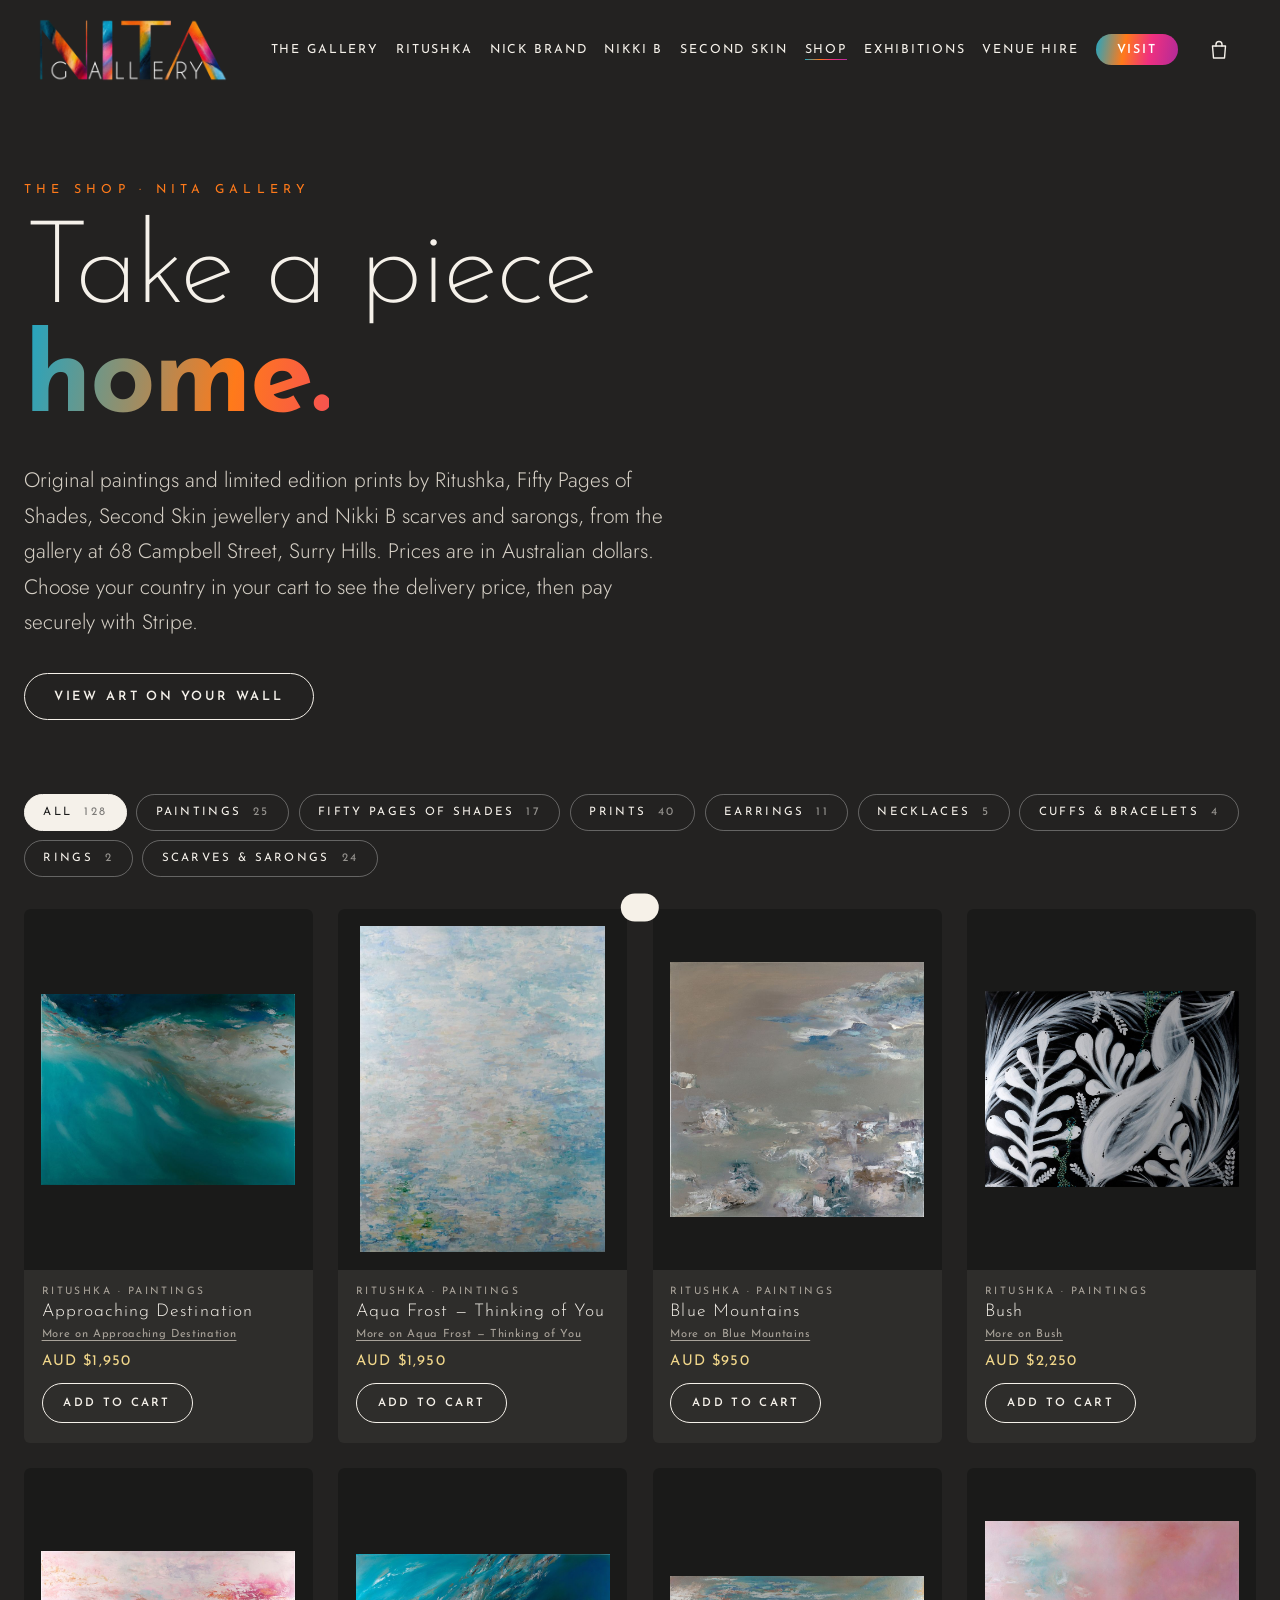
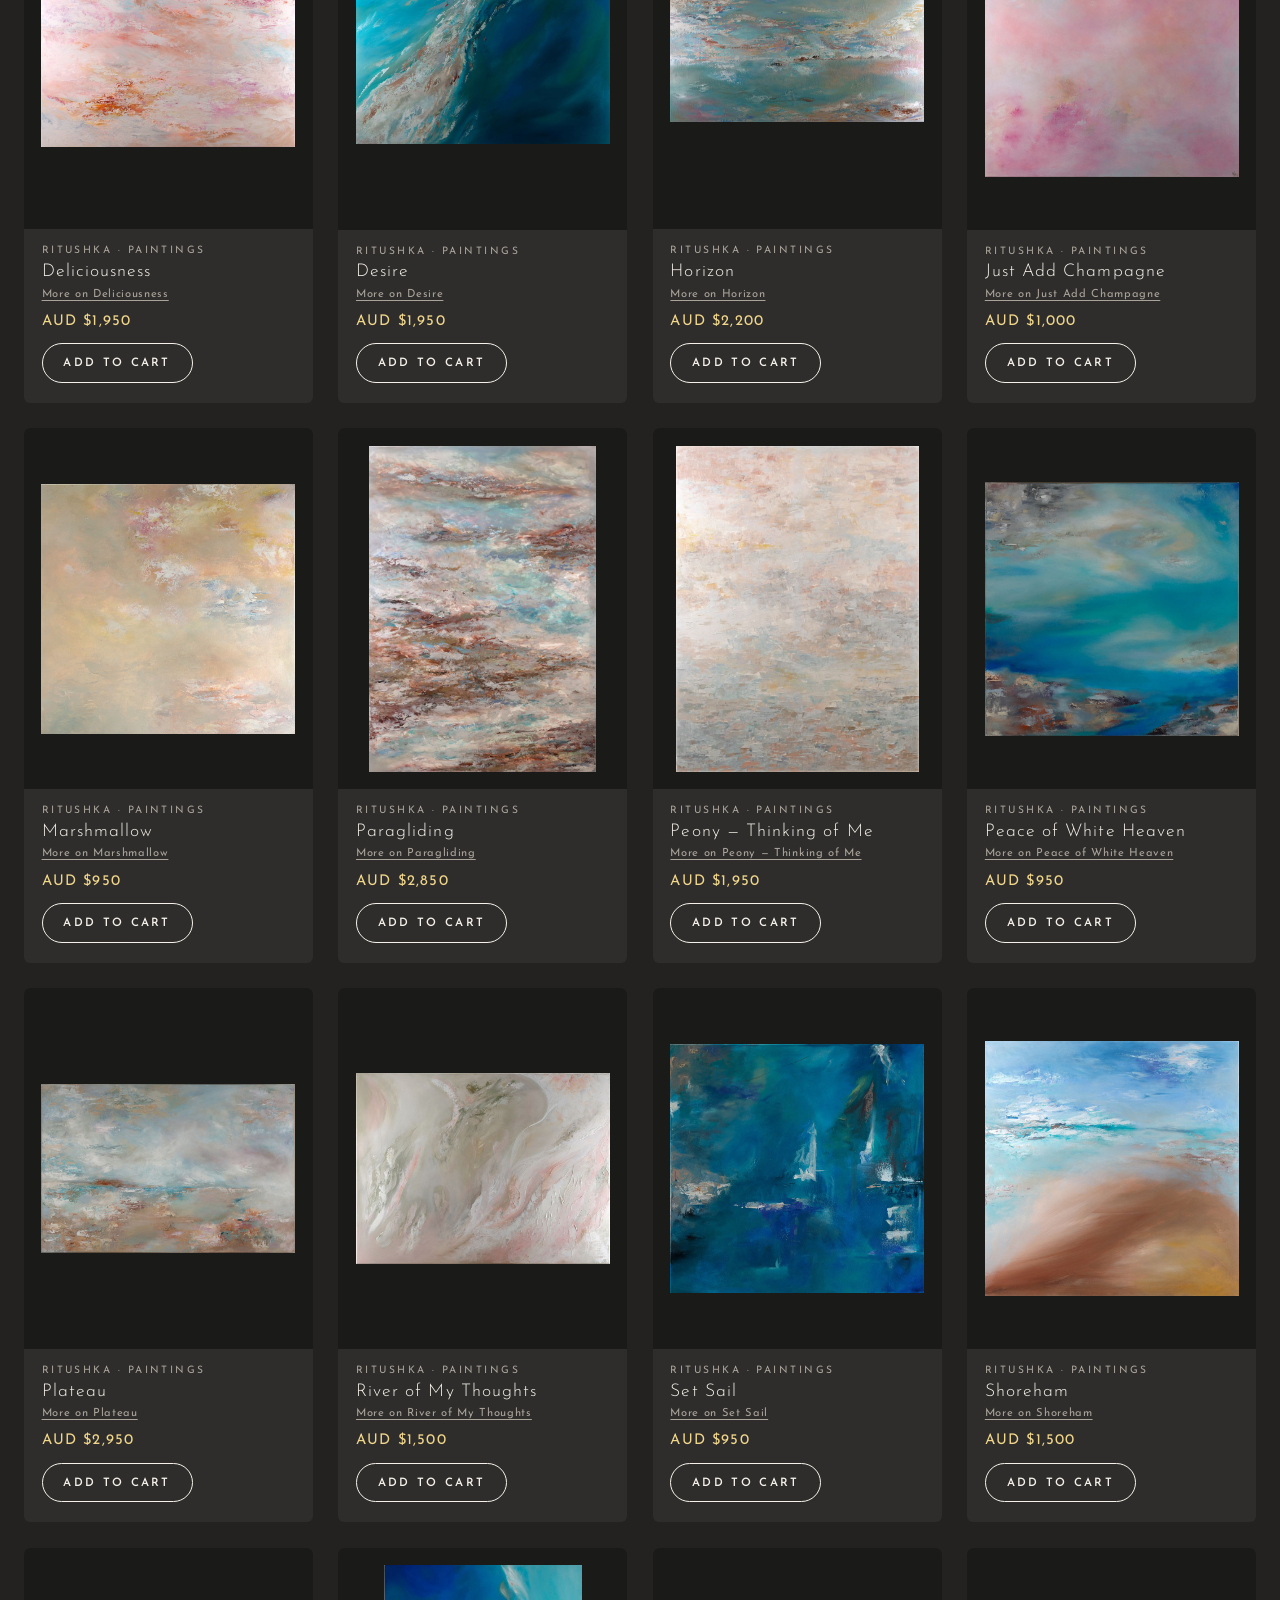
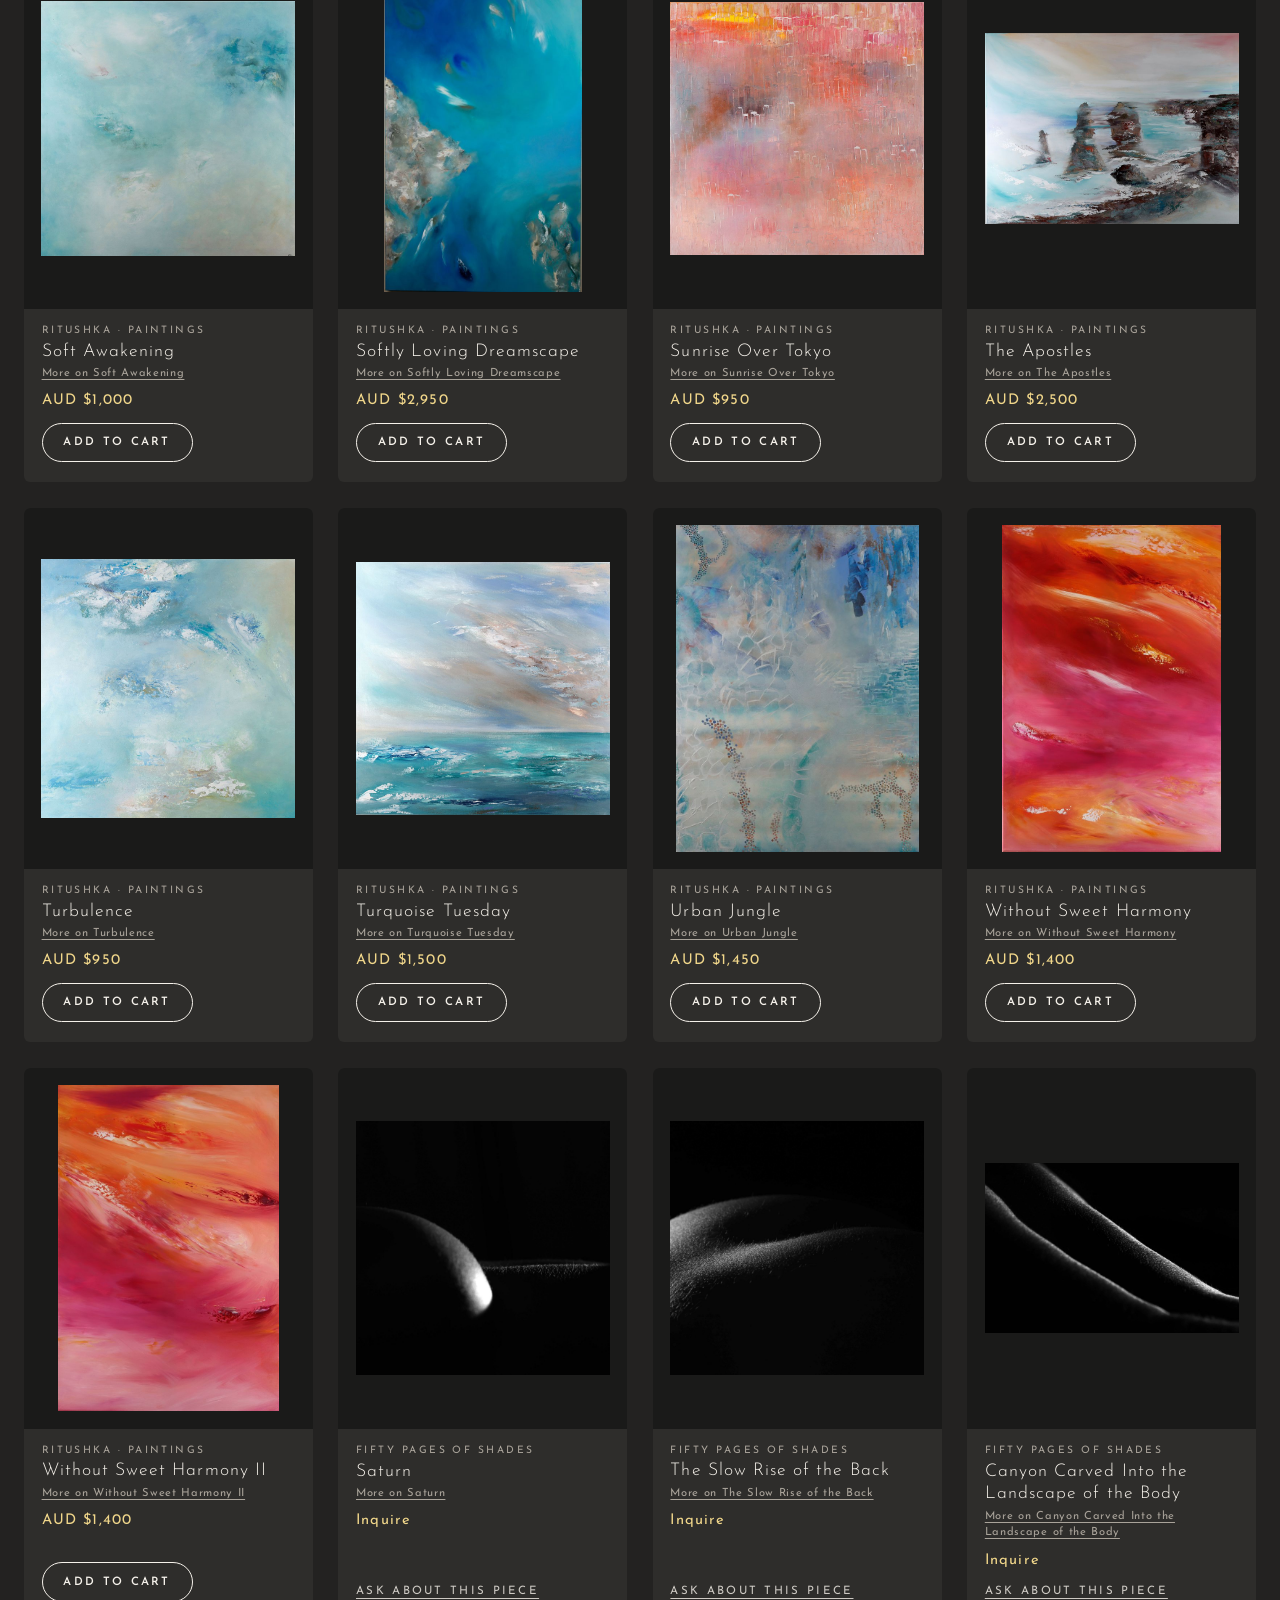
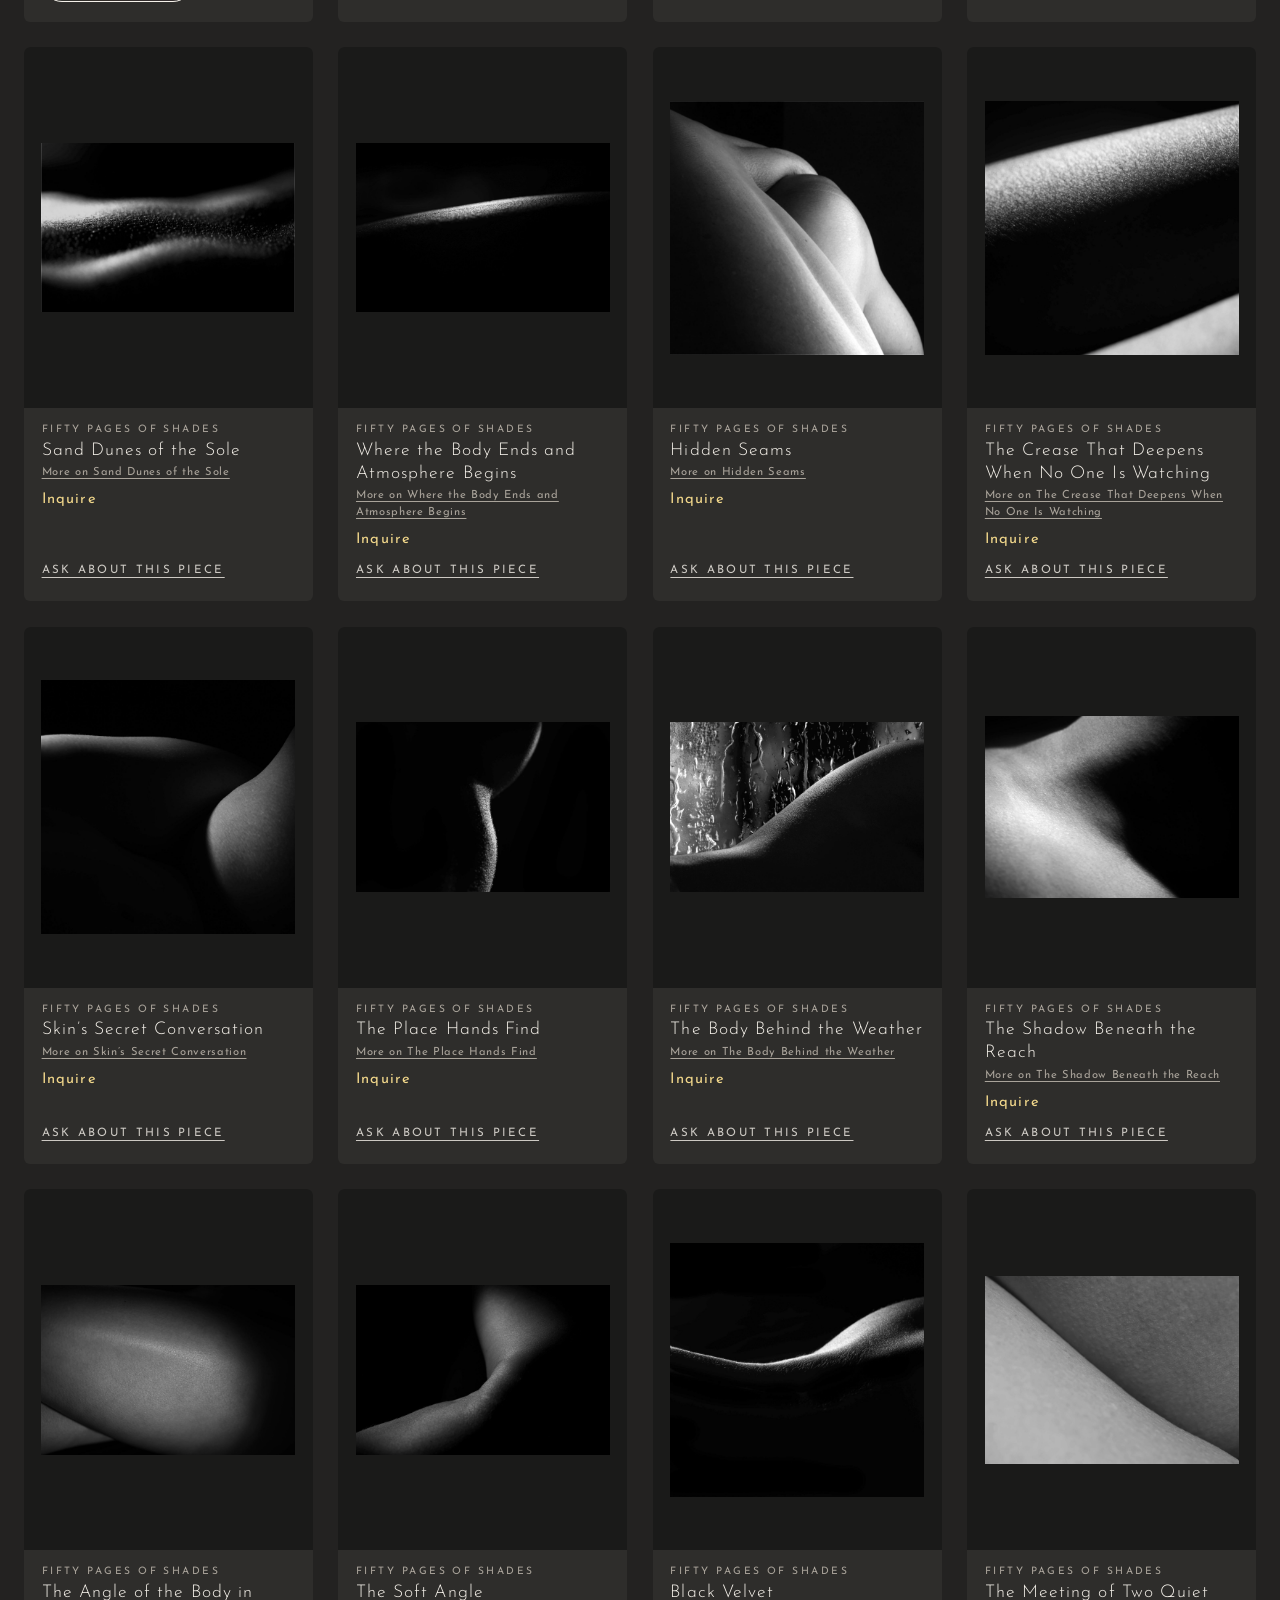
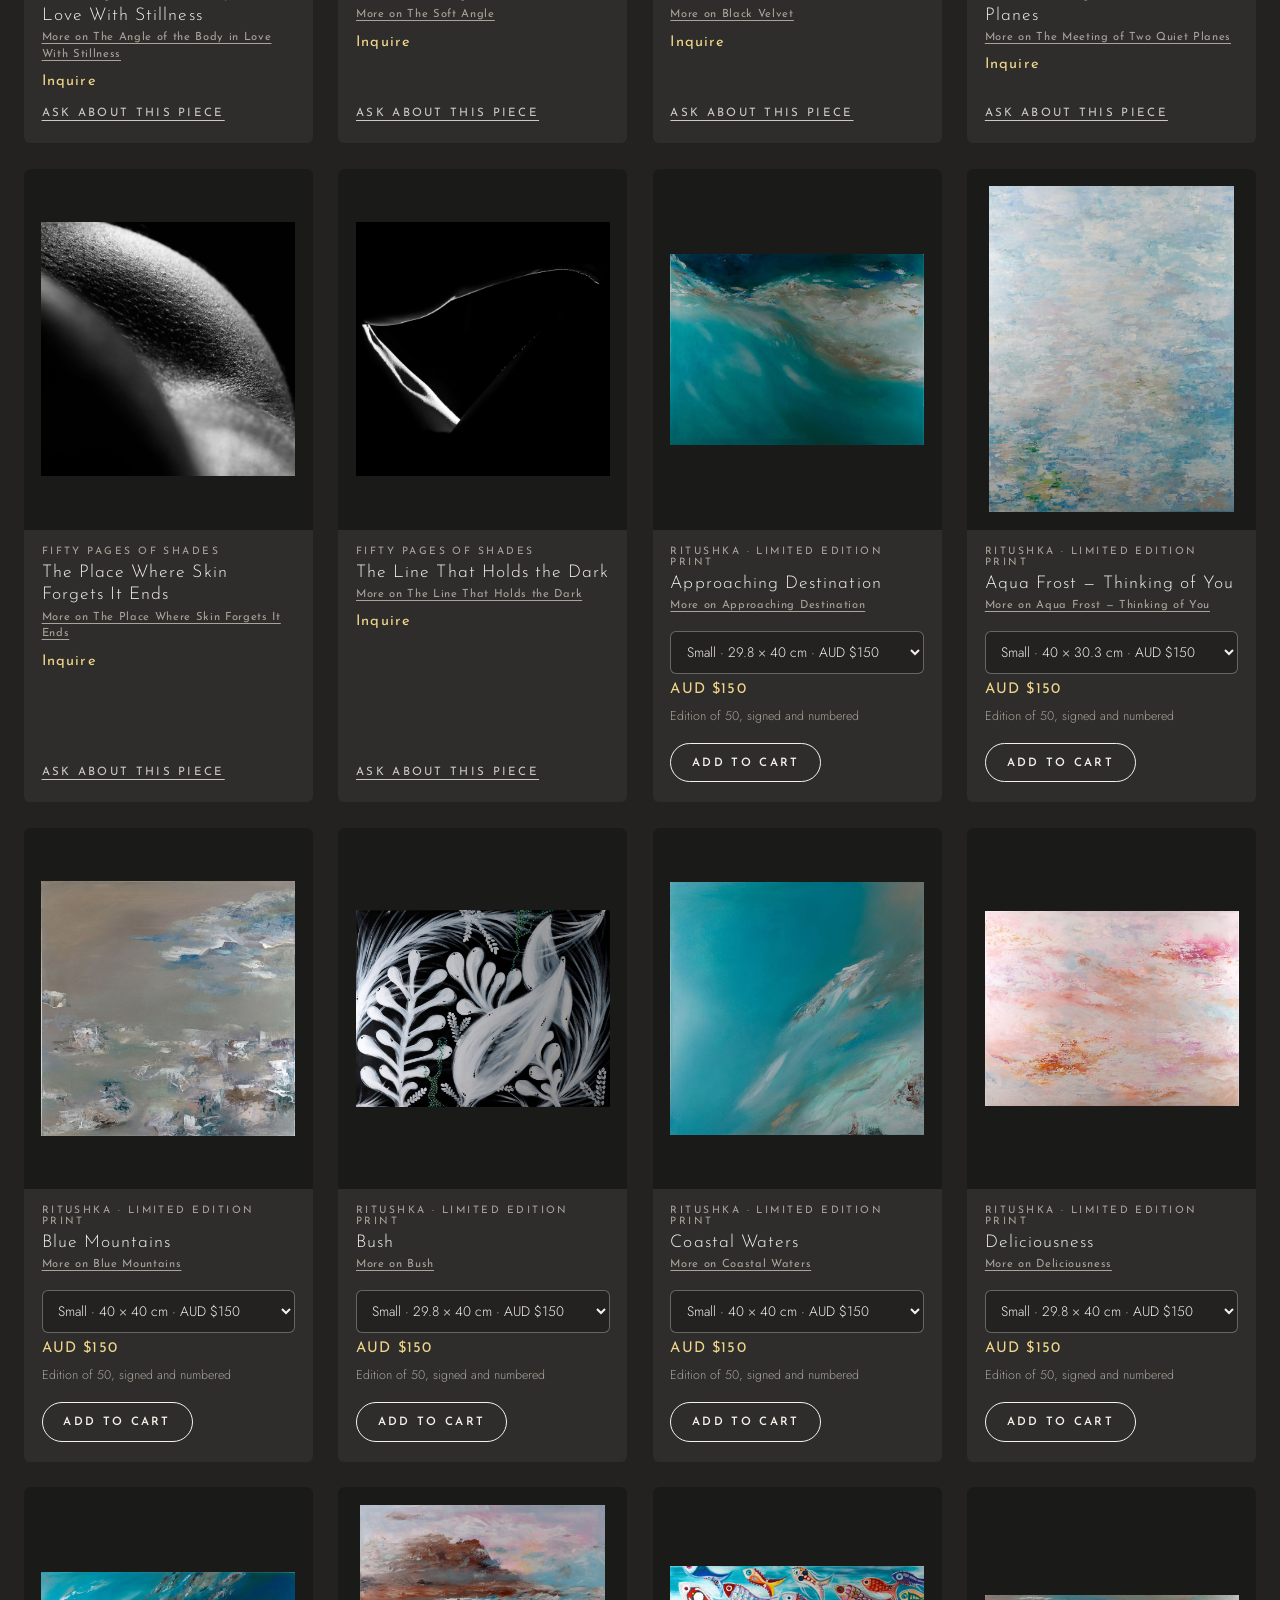
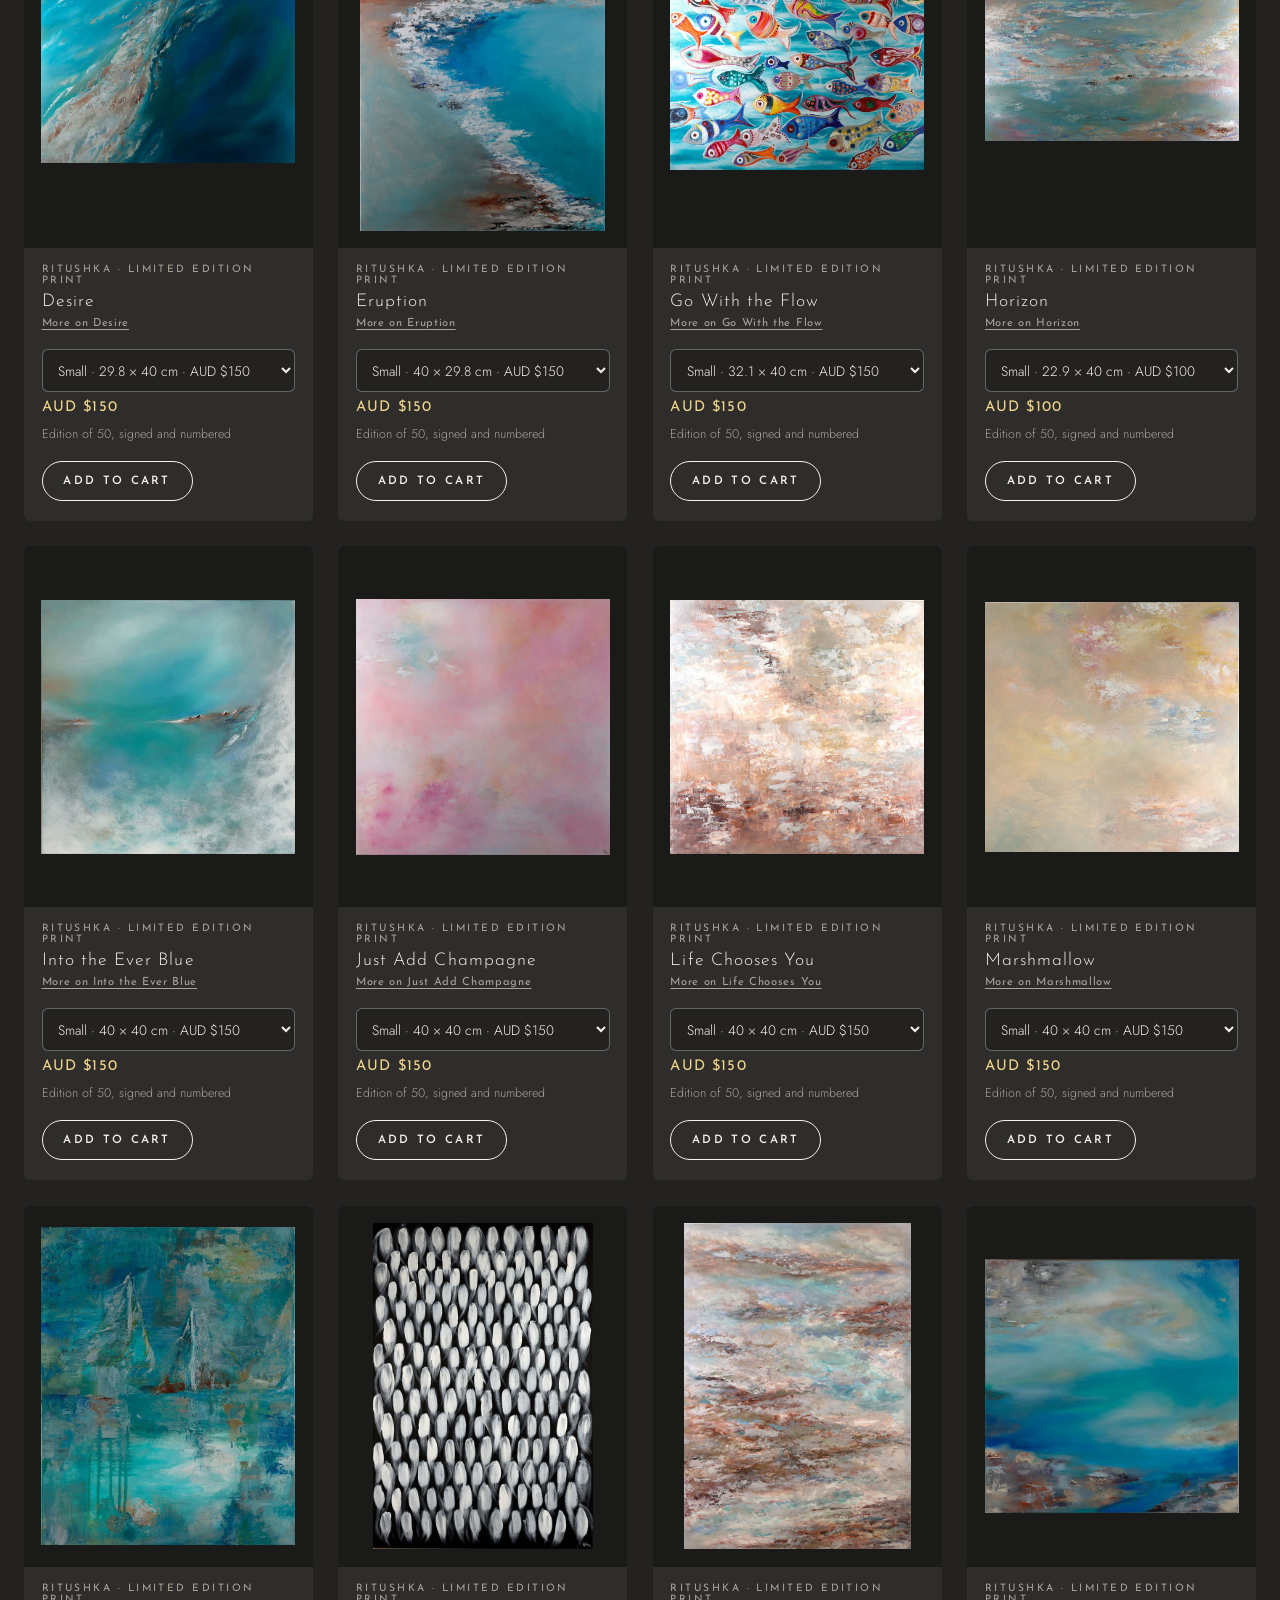
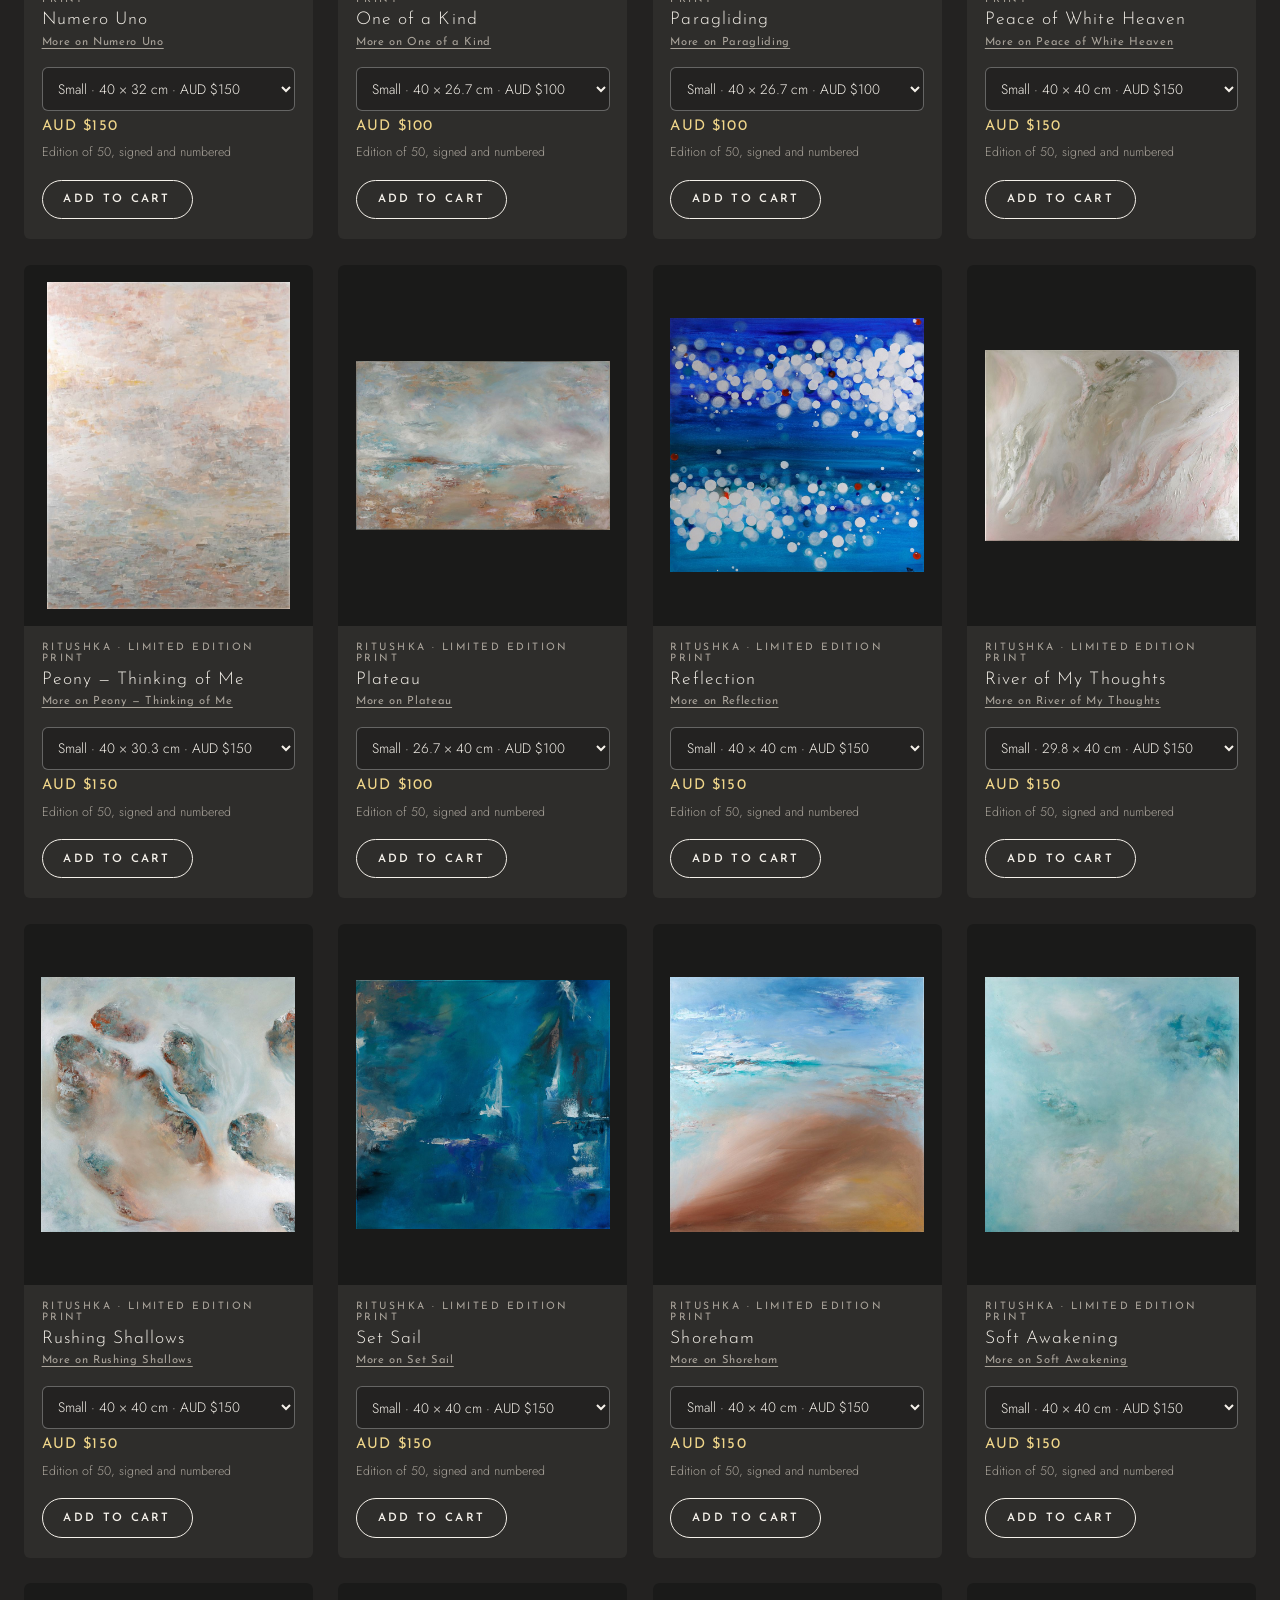
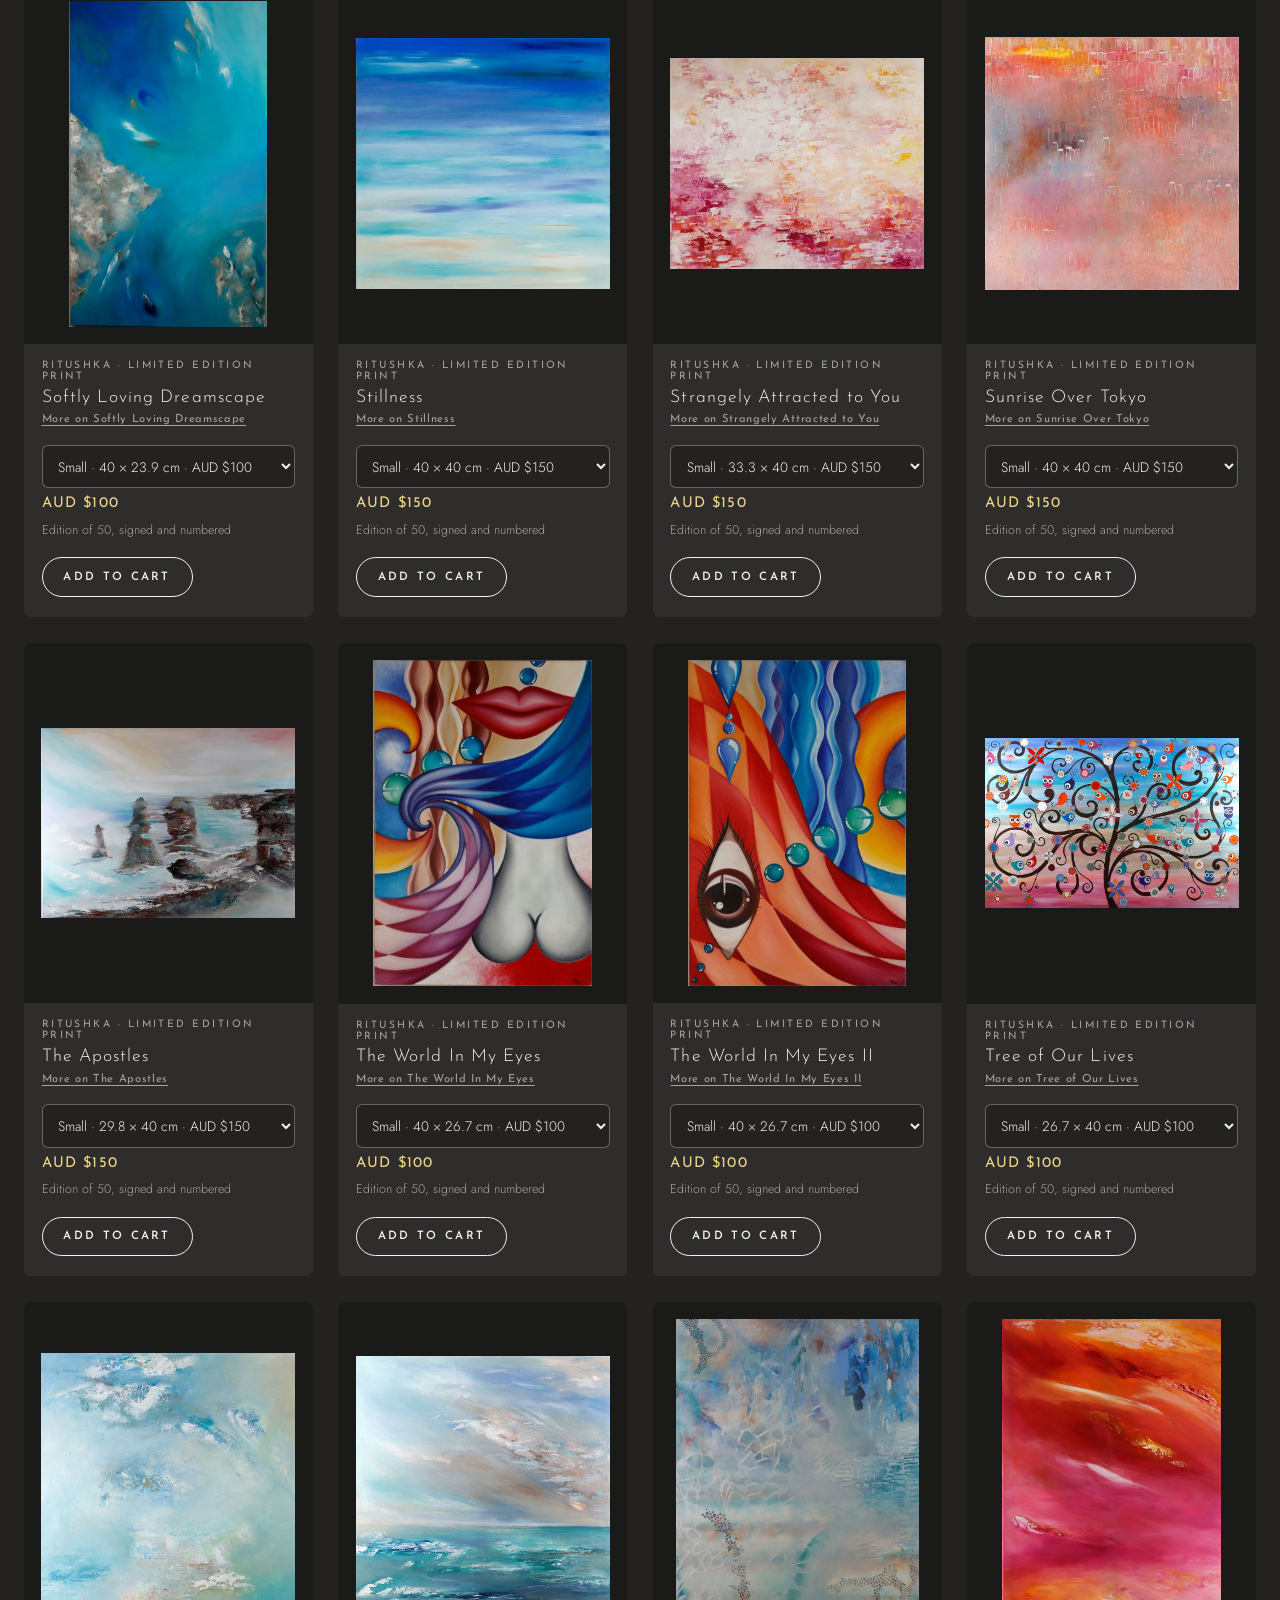
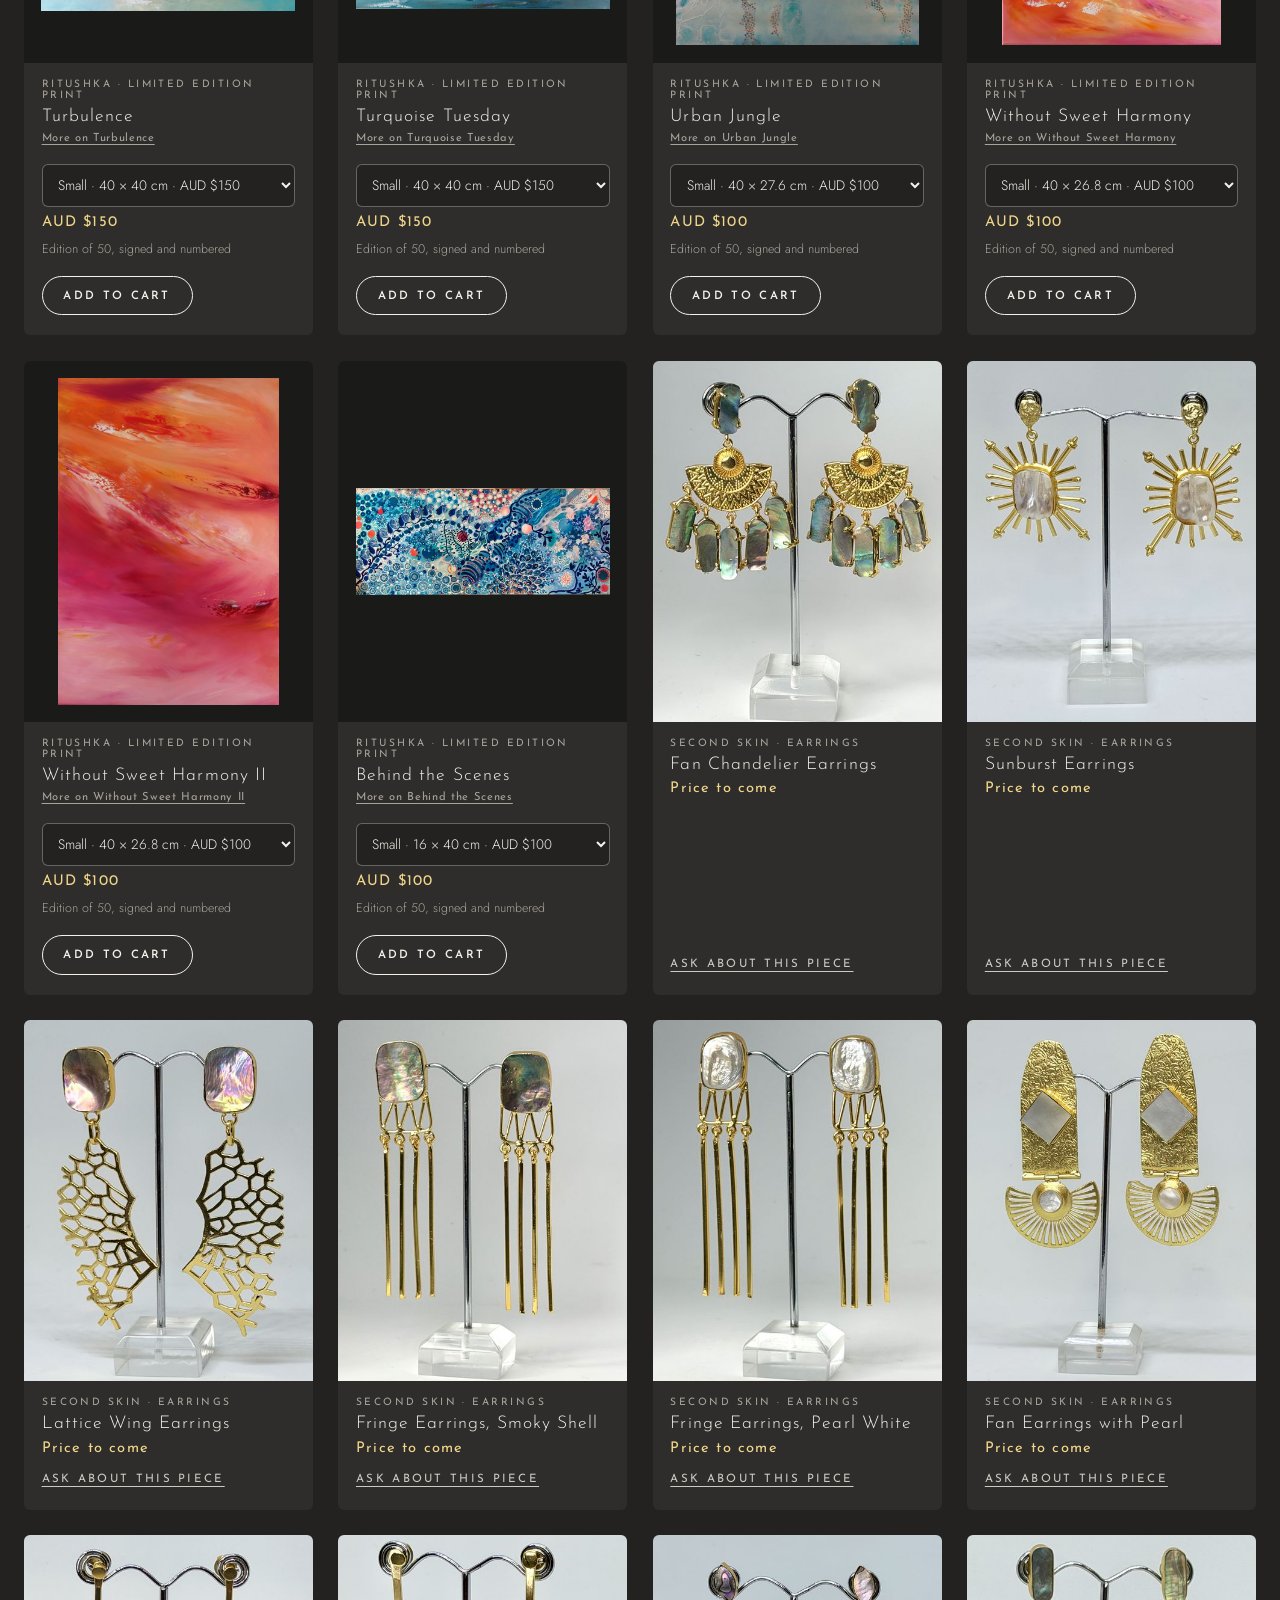
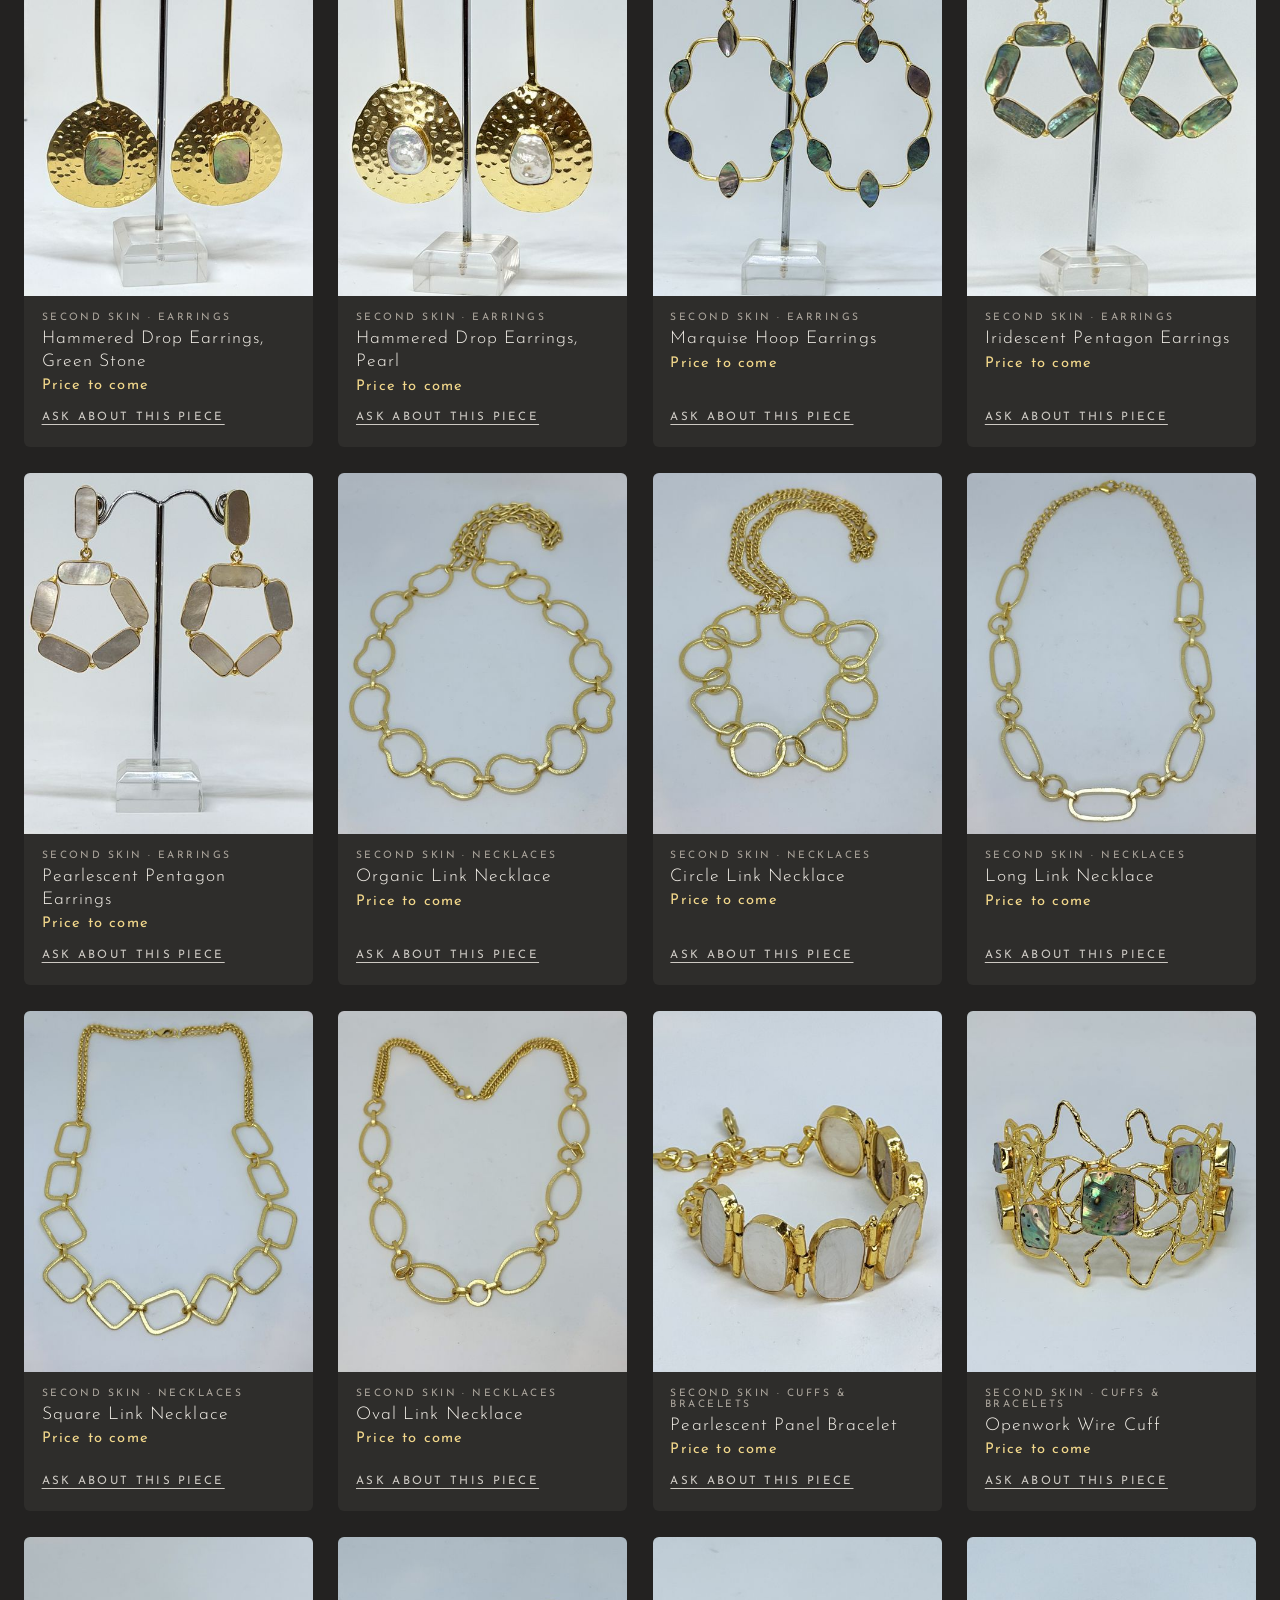
<file: shop.html>
<!doctype html>
<html lang="en-AU">
<head>
<meta charset="utf-8">
<meta name="viewport" content="width=device-width, initial-scale=1">
<title>Shop Art, Prints, Jewellery &amp; Scarves | NITA Gallery Sydney</title>
<meta name="description" content="Buy Ritushka paintings and prints, Fifty Pages of Shades, Second Skin jewellery and Nikki B scarves online from NITA Gallery, Surry Hills.">
<meta property="og:title" content="Shop Art, Prints, Jewellery &amp; Scarves | NITA Gallery Sydney">
<meta property="og:description" content="Buy Ritushka paintings and prints, Fifty Pages of Shades, Second Skin jewellery and Nikki B scarves online from NITA Gallery, Surry Hills.">
<meta property="og:image" content="https://www.nitagallery.com.au/img/ss/og.jpg">
<meta property="og:url" content="https://www.nitagallery.com.au/shop">
<meta property="og:type" content="website">
<meta property="og:site_name" content="NITA Gallery">
<meta property="og:locale" content="en_AU">
<meta name="twitter:card" content="summary_large_image">
<link rel="canonical" href="https://www.nitagallery.com.au/shop">
<link rel="alternate" hreflang="en-au" href="https://www.nitagallery.com.au/shop">
<link rel="alternate" hreflang="x-default" href="https://www.nitagallery.com.au/shop">
<meta name="robots" content="index, follow, max-image-preview:large">
<meta name="theme-color" content="#252525">
<link rel="icon" href="img/brand/favicon.png">
<link rel="preconnect" href="https://fonts.googleapis.com">
<link rel="preconnect" href="https://fonts.gstatic.com" crossorigin>
<link rel="preload" as="style" href="https://fonts.googleapis.com/css2?family=Cormorant+Garamond:ital,wght@1,400;1,500&family=Josefin+Sans:wght@100;200;300;400;600;700&family=Jost:wght@300;400;500&display=swap" onload="this.onload=null;this.rel='stylesheet'">
<noscript><link rel="stylesheet" href="https://fonts.googleapis.com/css2?family=Cormorant+Garamond:ital,wght@1,400;1,500&family=Josefin+Sans:wght@100;200;300;400;600;700&family=Jost:wght@300;400;500&display=swap"></noscript>
<link rel="stylesheet" href="css/style.css?v=615239cf">
<link rel="stylesheet" href="css/bag.css?v=bcbfee5a">
<link rel="stylesheet" href="css/shop.css?v=7c190ab9">
<script>document.documentElement.classList.add('js')</script>
<script type="application/ld+json">{"@context":"https://schema.org","@type":"BreadcrumbList","itemListElement":[{"@type":"ListItem","position":1,"name":"NITA Gallery","item":"https://www.nitagallery.com.au/"},{"@type":"ListItem","position":2,"name":"Shop","item":"https://www.nitagallery.com.au/shop"}]}</script><script type="application/ld+json">{"@context":"https://schema.org","@type":"ItemList","name":"NITA Gallery shop: Second Skin jewellery and Nikki B scarves","itemListElement":[{"@type":"ListItem","position":1,"item":{"@type":"Product","name":"Approaching Destination","image":"https://www.nitagallery.com.au/img/rit/hi/approaching-destination.jpg?v=2","description":"Original acrylic on canvas, 91 × 122 cm, with a floating oak frame. Signed, with a certificate of authenticity.","brand":{"@type":"Brand","name":"Ritushka"},"category":"Paintings","offers":{"@type":"Offer","price":"1950","priceCurrency":"AUD","url":"https://www.nitagallery.com.au/shop","availability":"https://schema.org/InStock","itemCondition":"https://schema.org/NewCondition","seller":{"@id":"https://www.nitagallery.com.au/#gallery"}},"sameAs":"https://www.ritushka.com/artwork/approaching-destination"}},{"@type":"ListItem","position":2,"item":{"@type":"Product","name":"Aqua Frost — Thinking of You","image":"https://www.nitagallery.com.au/img/rit/hi/aqua-frost-thinking-of-you.jpg?v=2","description":"Original acrylic on canvas, 120 × 91 cm, with a floating oak frame. Signed, with a certificate of authenticity.","brand":{"@type":"Brand","name":"Ritushka"},"category":"Paintings","offers":{"@type":"Offer","price":"1950","priceCurrency":"AUD","url":"https://www.nitagallery.com.au/shop","availability":"https://schema.org/InStock","itemCondition":"https://schema.org/NewCondition","seller":{"@id":"https://www.nitagallery.com.au/#gallery"}},"sameAs":"https://www.ritushka.com/artwork/aqua-frost-thinking-of-you"}},{"@type":"ListItem","position":3,"item":{"@type":"Product","name":"Blue Mountains","image":"https://www.nitagallery.com.au/img/rit/hi/blue-mountains.jpg?v=2","description":"Original acrylic on canvas, 60 × 60 cm, with a floating oak frame. Signed, with a certificate of authenticity.","brand":{"@type":"Brand","name":"Ritushka"},"category":"Paintings","offers":{"@type":"Offer","price":"950","priceCurrency":"AUD","url":"https://www.nitagallery.com.au/shop","availability":"https://schema.org/InStock","itemCondition":"https://schema.org/NewCondition","seller":{"@id":"https://www.nitagallery.com.au/#gallery"}},"sameAs":"https://www.ritushka.com/artwork/blue-mountains"}},{"@type":"ListItem","position":4,"item":{"@type":"Product","name":"Bush","image":"https://www.nitagallery.com.au/img/rit/hi/bush.jpg?v=2","description":"Original acrylic on canvas, 91 × 122 cm, with a floating oak frame. Signed, with a certificate of authenticity.","brand":{"@type":"Brand","name":"Ritushka"},"category":"Paintings","offers":{"@type":"Offer","price":"2250","priceCurrency":"AUD","url":"https://www.nitagallery.com.au/shop","availability":"https://schema.org/InStock","itemCondition":"https://schema.org/NewCondition","seller":{"@id":"https://www.nitagallery.com.au/#gallery"}},"sameAs":"https://www.ritushka.com/artwork/bush"}},{"@type":"ListItem","position":5,"item":{"@type":"Product","name":"Deliciousness","image":"https://www.nitagallery.com.au/img/rit/hi/deliciousness.jpg?v=2","description":"Original acrylic on canvas, 91 × 122 cm, with a floating oak frame. Signed, with a certificate of authenticity.","brand":{"@type":"Brand","name":"Ritushka"},"category":"Paintings","offers":{"@type":"Offer","price":"1950","priceCurrency":"AUD","url":"https://www.nitagallery.com.au/shop","availability":"https://schema.org/InStock","itemCondition":"https://schema.org/NewCondition","seller":{"@id":"https://www.nitagallery.com.au/#gallery"}},"sameAs":"https://www.ritushka.com/artwork/deliciousness"}},{"@type":"ListItem","position":6,"item":{"@type":"Product","name":"Desire","image":"https://www.nitagallery.com.au/img/rit/hi/desire.jpg?v=2","description":"Original acrylic on canvas, 91 × 122 cm, with a floating oak frame. Signed, with a certificate of authenticity.","brand":{"@type":"Brand","name":"Ritushka"},"category":"Paintings","offers":{"@type":"Offer","price":"1950","priceCurrency":"AUD","url":"https://www.nitagallery.com.au/shop","availability":"https://schema.org/InStock","itemCondition":"https://schema.org/NewCondition","seller":{"@id":"https://www.nitagallery.com.au/#gallery"}},"sameAs":"https://www.ritushka.com/artwork/desire"}},{"@type":"ListItem","position":7,"item":{"@type":"Product","name":"Horizon","image":"https://www.nitagallery.com.au/img/rit/hi/horizon.jpg?v=2","description":"Original acrylic on canvas, 79 × 138 cm, with a floating oak frame. Signed, with a certificate of authenticity.","brand":{"@type":"Brand","name":"Ritushka"},"category":"Paintings","offers":{"@type":"Offer","price":"2200","priceCurrency":"AUD","url":"https://www.nitagallery.com.au/shop","availability":"https://schema.org/InStock","itemCondition":"https://schema.org/NewCondition","seller":{"@id":"https://www.nitagallery.com.au/#gallery"}},"sameAs":"https://www.ritushka.com/artwork/horizon"}},{"@type":"ListItem","position":8,"item":{"@type":"Product","name":"Just Add Champagne","image":"https://www.nitagallery.com.au/img/rit/hi/just-add-champagne.jpg?v=2","description":"Original acrylic on canvas, 90 × 90 cm, with a floating oak frame. Signed, with a certificate of authenticity.","brand":{"@type":"Brand","name":"Ritushka"},"category":"Paintings","offers":{"@type":"Offer","price":"1000","priceCurrency":"AUD","url":"https://www.nitagallery.com.au/shop","availability":"https://schema.org/InStock","itemCondition":"https://schema.org/NewCondition","seller":{"@id":"https://www.nitagallery.com.au/#gallery"}},"sameAs":"https://www.ritushka.com/artwork/just-add-champagne"}},{"@type":"ListItem","position":9,"item":{"@type":"Product","name":"Marshmallow","image":"https://www.nitagallery.com.au/img/rit/hi/marshmallow.jpg?v=2","description":"Original acrylic on canvas, 60 × 60 cm, with a floating oak frame. Signed, with a certificate of authenticity.","brand":{"@type":"Brand","name":"Ritushka"},"category":"Paintings","offers":{"@type":"Offer","price":"950","priceCurrency":"AUD","url":"https://www.nitagallery.com.au/shop","availability":"https://schema.org/InStock","itemCondition":"https://schema.org/NewCondition","seller":{"@id":"https://www.nitagallery.com.au/#gallery"}},"sameAs":"https://www.ritushka.com/artwork/marshmallow"}},{"@type":"ListItem","position":10,"item":{"@type":"Product","name":"Paragliding","image":"https://www.nitagallery.com.au/img/rit/hi/paragliding.jpg?v=2","description":"Original acrylic on canvas, 150 × 100 cm, with a floating oak frame. Signed, with a certificate of authenticity.","brand":{"@type":"Brand","name":"Ritushka"},"category":"Paintings","offers":{"@type":"Offer","price":"2850","priceCurrency":"AUD","url":"https://www.nitagallery.com.au/shop","availability":"https://schema.org/InStock","itemCondition":"https://schema.org/NewCondition","seller":{"@id":"https://www.nitagallery.com.au/#gallery"}},"sameAs":"https://www.ritushka.com/artwork/paragliding"}},{"@type":"ListItem","position":11,"item":{"@type":"Product","name":"Peony — Thinking of Me","image":"https://www.nitagallery.com.au/img/rit/hi/peony-thinking-of-me.jpg?v=2","description":"Original acrylic on canvas, 120 × 91 cm, with a floating oak frame. Signed, with a certificate of authenticity.","brand":{"@type":"Brand","name":"Ritushka"},"category":"Paintings","offers":{"@type":"Offer","price":"1950","priceCurrency":"AUD","url":"https://www.nitagallery.com.au/shop","availability":"https://schema.org/InStock","itemCondition":"https://schema.org/NewCondition","seller":{"@id":"https://www.nitagallery.com.au/#gallery"}},"sameAs":"https://www.ritushka.com/artwork/peony-thinking-of-me"}},{"@type":"ListItem","position":12,"item":{"@type":"Product","name":"Peace of White Heaven","image":"https://www.nitagallery.com.au/img/rit/hi/peace-of-white-heaven.jpg?v=2","description":"Original acrylic on canvas, 60 × 60 cm, with a floating oak frame. Signed, with a certificate of authenticity.","brand":{"@type":"Brand","name":"Ritushka"},"category":"Paintings","offers":{"@type":"Offer","price":"950","priceCurrency":"AUD","url":"https://www.nitagallery.com.au/shop","availability":"https://schema.org/InStock","itemCondition":"https://schema.org/NewCondition","seller":{"@id":"https://www.nitagallery.com.au/#gallery"}},"sameAs":"https://www.ritushka.com/artwork/peace-of-white-heaven"}},{"@type":"ListItem","position":13,"item":{"@type":"Product","name":"Plateau","image":"https://www.nitagallery.com.au/img/rit/hi/plateau.jpg?v=2","description":"Original acrylic on canvas, 100 × 150 cm, with a floating oak frame. Signed, with a certificate of authenticity.","brand":{"@type":"Brand","name":"Ritushka"},"category":"Paintings","offers":{"@type":"Offer","price":"2950","priceCurrency":"AUD","url":"https://www.nitagallery.com.au/shop","availability":"https://schema.org/InStock","itemCondition":"https://schema.org/NewCondition","seller":{"@id":"https://www.nitagallery.com.au/#gallery"}},"sameAs":"https://www.ritushka.com/artwork/plateau"}},{"@type":"ListItem","position":14,"item":{"@type":"Product","name":"River of My Thoughts","image":"https://www.nitagallery.com.au/img/rit/hi/river-of-my-thoughts.jpg?v=2","description":"Original acrylic on canvas, 91 × 122 cm, with a floating oak frame. Signed, with a certificate of authenticity.","brand":{"@type":"Brand","name":"Ritushka"},"category":"Paintings","offers":{"@type":"Offer","price":"1500","priceCurrency":"AUD","url":"https://www.nitagallery.com.au/shop","availability":"https://schema.org/InStock","itemCondition":"https://schema.org/NewCondition","seller":{"@id":"https://www.nitagallery.com.au/#gallery"}},"sameAs":"https://www.ritushka.com/artwork/river-of-my-thoughts"}},{"@type":"ListItem","position":15,"item":{"@type":"Product","name":"Set Sail","image":"https://www.nitagallery.com.au/img/rit/hi/set-sail.jpg?v=2","description":"Original acrylic on canvas, 60 × 60 cm, with a floating oak frame. Signed, with a certificate of authenticity.","brand":{"@type":"Brand","name":"Ritushka"},"category":"Paintings","offers":{"@type":"Offer","price":"950","priceCurrency":"AUD","url":"https://www.nitagallery.com.au/shop","availability":"https://schema.org/InStock","itemCondition":"https://schema.org/NewCondition","seller":{"@id":"https://www.nitagallery.com.au/#gallery"}},"sameAs":"https://www.ritushka.com/artwork/set-sail"}},{"@type":"ListItem","position":16,"item":{"@type":"Product","name":"Shoreham","image":"https://www.nitagallery.com.au/img/rit/hi/shoreham.jpg?v=2","description":"Original acrylic on canvas, 90 × 90 cm, with a floating oak frame. Signed, with a certificate of authenticity.","brand":{"@type":"Brand","name":"Ritushka"},"category":"Paintings","offers":{"@type":"Offer","price":"1500","priceCurrency":"AUD","url":"https://www.nitagallery.com.au/shop","availability":"https://schema.org/InStock","itemCondition":"https://schema.org/NewCondition","seller":{"@id":"https://www.nitagallery.com.au/#gallery"}},"sameAs":"https://www.ritushka.com/artwork/shoreham"}},{"@type":"ListItem","position":17,"item":{"@type":"Product","name":"Soft Awakening","image":"https://www.nitagallery.com.au/img/rit/hi/soft-awakening.jpg?v=2","description":"Original acrylic on canvas, 90 × 90 cm, with a floating oak frame. Signed, with a certificate of authenticity.","brand":{"@type":"Brand","name":"Ritushka"},"category":"Paintings","offers":{"@type":"Offer","price":"1000","priceCurrency":"AUD","url":"https://www.nitagallery.com.au/shop","availability":"https://schema.org/InStock","itemCondition":"https://schema.org/NewCondition","seller":{"@id":"https://www.nitagallery.com.au/#gallery"}},"sameAs":"https://www.ritushka.com/artwork/soft-awakening"}},{"@type":"ListItem","position":18,"item":{"@type":"Product","name":"Softly Loving Dreamscape","image":"https://www.nitagallery.com.au/img/rit/hi/softly-loving-dreamscape.jpg?v=2","description":"Original acrylic on canvas, 152 × 91 cm, with a floating oak frame. Signed, with a certificate of authenticity.","brand":{"@type":"Brand","name":"Ritushka"},"category":"Paintings","offers":{"@type":"Offer","price":"2950","priceCurrency":"AUD","url":"https://www.nitagallery.com.au/shop","availability":"https://schema.org/InStock","itemCondition":"https://schema.org/NewCondition","seller":{"@id":"https://www.nitagallery.com.au/#gallery"}},"sameAs":"https://www.ritushka.com/artwork/softly-loving-dreamscape"}},{"@type":"ListItem","position":19,"item":{"@type":"Product","name":"Sunrise Over Tokyo","image":"https://www.nitagallery.com.au/img/rit/hi/sunrise-over-tokyo.jpg?v=2","description":"Original acrylic on canvas, 60 × 60 cm, with a floating oak frame. Signed, with a certificate of authenticity.","brand":{"@type":"Brand","name":"Ritushka"},"category":"Paintings","offers":{"@type":"Offer","price":"950","priceCurrency":"AUD","url":"https://www.nitagallery.com.au/shop","availability":"https://schema.org/InStock","itemCondition":"https://schema.org/NewCondition","seller":{"@id":"https://www.nitagallery.com.au/#gallery"}},"sameAs":"https://www.ritushka.com/artwork/sunrise-over-tokyo"}},{"@type":"ListItem","position":20,"item":{"@type":"Product","name":"The Apostles","image":"https://www.nitagallery.com.au/img/rit/hi/the-apostles.jpg?v=2","description":"Original acrylic on canvas, 91 × 122 cm, with a floating oak frame. Signed, with a certificate of authenticity.","brand":{"@type":"Brand","name":"Ritushka"},"category":"Paintings","offers":{"@type":"Offer","price":"2500","priceCurrency":"AUD","url":"https://www.nitagallery.com.au/shop","availability":"https://schema.org/InStock","itemCondition":"https://schema.org/NewCondition","seller":{"@id":"https://www.nitagallery.com.au/#gallery"}},"sameAs":"https://www.ritushka.com/artwork/the-apostles"}},{"@type":"ListItem","position":21,"item":{"@type":"Product","name":"Turbulence","image":"https://www.nitagallery.com.au/img/rit/hi/turbulence.jpg?v=2","description":"Original acrylic on canvas, 60 × 60 cm, with a floating oak frame. Signed, with a certificate of authenticity.","brand":{"@type":"Brand","name":"Ritushka"},"category":"Paintings","offers":{"@type":"Offer","price":"950","priceCurrency":"AUD","url":"https://www.nitagallery.com.au/shop","availability":"https://schema.org/InStock","itemCondition":"https://schema.org/NewCondition","seller":{"@id":"https://www.nitagallery.com.au/#gallery"}},"sameAs":"https://www.ritushka.com/artwork/turbulence"}},{"@type":"ListItem","position":22,"item":{"@type":"Product","name":"Turquoise Tuesday","image":"https://www.nitagallery.com.au/img/rit/hi/turquoise-tuesday.jpg?v=2","description":"Original acrylic on canvas, 90 × 90 cm, with a floating oak frame. Signed, with a certificate of authenticity.","brand":{"@type":"Brand","name":"Ritushka"},"category":"Paintings","offers":{"@type":"Offer","price":"1500","priceCurrency":"AUD","url":"https://www.nitagallery.com.au/shop","availability":"https://schema.org/InStock","itemCondition":"https://schema.org/NewCondition","seller":{"@id":"https://www.nitagallery.com.au/#gallery"}},"sameAs":"https://www.ritushka.com/artwork/turquoise-tuesday"}},{"@type":"ListItem","position":23,"item":{"@type":"Product","name":"Urban Jungle","image":"https://www.nitagallery.com.au/img/rit/hi/urban-jungle.jpg?v=2","description":"Original acrylic on canvas, 110 × 76 cm, with a floating oak frame. Signed, with a certificate of authenticity.","brand":{"@type":"Brand","name":"Ritushka"},"category":"Paintings","offers":{"@type":"Offer","price":"1450","priceCurrency":"AUD","url":"https://www.nitagallery.com.au/shop","availability":"https://schema.org/InStock","itemCondition":"https://schema.org/NewCondition","seller":{"@id":"https://www.nitagallery.com.au/#gallery"}},"sameAs":"https://www.ritushka.com/artwork/urban-jungle"}},{"@type":"ListItem","position":24,"item":{"@type":"Product","name":"Without Sweet Harmony","image":"https://www.nitagallery.com.au/img/rit/hi/without-sweet-harmony.jpg?v=2","description":"Original acrylic on canvas, 91 × 61 cm, with a floating oak frame. Signed, with a certificate of authenticity.","brand":{"@type":"Brand","name":"Ritushka"},"category":"Paintings","offers":{"@type":"Offer","price":"1400","priceCurrency":"AUD","url":"https://www.nitagallery.com.au/shop","availability":"https://schema.org/InStock","itemCondition":"https://schema.org/NewCondition","seller":{"@id":"https://www.nitagallery.com.au/#gallery"}},"sameAs":"https://www.ritushka.com/artwork/without-sweet-harmony"}},{"@type":"ListItem","position":25,"item":{"@type":"Product","name":"Without Sweet Harmony II","image":"https://www.nitagallery.com.au/img/rit/hi/without-sweet-harmony-ii.jpg?v=2","description":"Original acrylic on canvas, 91 × 61 cm, with a floating oak frame. Signed, with a certificate of authenticity.","brand":{"@type":"Brand","name":"Ritushka"},"category":"Paintings","offers":{"@type":"Offer","price":"1400","priceCurrency":"AUD","url":"https://www.nitagallery.com.au/shop","availability":"https://schema.org/InStock","itemCondition":"https://schema.org/NewCondition","seller":{"@id":"https://www.nitagallery.com.au/#gallery"}},"sameAs":"https://www.ritushka.com/artwork/without-sweet-harmony-2"}},{"@type":"ListItem","position":26,"item":{"@type":"VisualArtwork","name":"Saturn","image":"https://www.nitagallery.com.au/img/bod/saturn.jpg","description":"Black-and-white photograph on canvas, framed, 120 × 120 cm. Edition of 50, with a signed certificate of authenticity.","sameAs":"https://www.fiftypagesofshades.com/artworks/saturn/","creator":{"@type":"Person","name":"Nick Brand"}}},{"@type":"ListItem","position":27,"item":{"@type":"VisualArtwork","name":"The Slow Rise of the Back","image":"https://www.nitagallery.com.au/img/bod/the-slow-rise-of-the-back.jpg","description":"Black-and-white photograph on canvas, framed, 120 × 120 cm. Edition of 50, with a signed certificate of authenticity.","sameAs":"https://www.fiftypagesofshades.com/artworks/the-slow-rise-of-the-back/","creator":{"@type":"Person","name":"Nick Brand"}}},{"@type":"ListItem","position":28,"item":{"@type":"VisualArtwork","name":"Canyon Carved Into the Landscape of the Body","image":"https://www.nitagallery.com.au/img/bod/canyon-carved-into-the-landscape-of.jpg","description":"Black-and-white photograph on canvas, framed, 200 × 100 cm. Edition of 50, with a signed certificate of authenticity.","sameAs":"https://www.fiftypagesofshades.com/artworks/canyon-carved-into-the-landscape-of-the-body/","creator":{"@type":"Person","name":"Nick Brand"}}},{"@type":"ListItem","position":29,"item":{"@type":"VisualArtwork","name":"Sand Dunes of the Sole","image":"https://www.nitagallery.com.au/img/bod/sand-dunes-of-the-sole.jpg","description":"Black-and-white photograph on canvas, framed, 200 × 100 cm. Edition of 50, with a signed certificate of authenticity.","sameAs":"https://www.fiftypagesofshades.com/artworks/sand-dunes-of-the-sole/","creator":{"@type":"Person","name":"Nick Brand"}}},{"@type":"ListItem","position":30,"item":{"@type":"VisualArtwork","name":"Where the Body Ends and Atmosphere Begins","image":"https://www.nitagallery.com.au/img/bod/where-the-body-ends-and-atmosphere.jpg","description":"Black-and-white photograph on canvas, framed, 200 × 100 cm. Edition of 50, with a signed certificate of authenticity.","sameAs":"https://www.fiftypagesofshades.com/artworks/where-the-body-ends-and-atmosphere-begins/","creator":{"@type":"Person","name":"Nick Brand"}}},{"@type":"ListItem","position":31,"item":{"@type":"VisualArtwork","name":"Hidden Seams","image":"https://www.nitagallery.com.au/img/bod/hidden-seams.jpg","description":"Black-and-white photograph on canvas, framed, 120 × 120 cm. Edition of 50, with a signed certificate of authenticity.","sameAs":"https://www.fiftypagesofshades.com/artworks/hidden-seams/","creator":{"@type":"Person","name":"Nick Brand"}}},{"@type":"ListItem","position":32,"item":{"@type":"VisualArtwork","name":"The Crease That Deepens When No One Is Watching","image":"https://www.nitagallery.com.au/img/bod/the-crease-that-deepens-when-no.jpg","description":"Black-and-white photograph on canvas, framed, 120 × 120 cm. Edition of 50, with a signed certificate of authenticity.","sameAs":"https://www.fiftypagesofshades.com/artworks/the-crease-that-deepens-when-no-one-is-watching/","creator":{"@type":"Person","name":"Nick Brand"}}},{"@type":"ListItem","position":33,"item":{"@type":"VisualArtwork","name":"Skin’s Secret Conversation","image":"https://www.nitagallery.com.au/img/bod/skin-s-secret-conversation.jpg","description":"Black-and-white photograph on canvas, framed, 100 × 100 cm. Edition of 50, with a signed certificate of authenticity.","sameAs":"https://www.fiftypagesofshades.com/artworks/skins-secret-conversation/","creator":{"@type":"Person","name":"Nick Brand"}}},{"@type":"ListItem","position":34,"item":{"@type":"VisualArtwork","name":"The Place Hands Find","image":"https://www.nitagallery.com.au/img/bod/the-place-hands-find.jpg","description":"Black-and-white photograph on canvas, framed, 100 × 100 cm. Edition of 50, with a signed certificate of authenticity.","sameAs":"https://www.fiftypagesofshades.com/artworks/the-place-hands-find/","creator":{"@type":"Person","name":"Nick Brand"}}},{"@type":"ListItem","position":35,"item":{"@type":"VisualArtwork","name":"The Body Behind the Weather","image":"https://www.nitagallery.com.au/img/bod/the-body-behind-the-weather.jpg","description":"Black-and-white photograph on canvas, framed, 200 × 100 cm. Edition of 50, with a signed certificate of authenticity.","sameAs":"https://www.fiftypagesofshades.com/artworks/the-body-behind-the-weather/","creator":{"@type":"Person","name":"Nick Brand"}}},{"@type":"ListItem","position":36,"item":{"@type":"VisualArtwork","name":"The Shadow Beneath the Reach","image":"https://www.nitagallery.com.au/img/bod/the-shadow-beneath-the-reach.jpg","description":"Black-and-white photograph on canvas, framed, 200 × 100 cm. Edition of 50, with a signed certificate of authenticity.","sameAs":"https://www.fiftypagesofshades.com/artworks/the-shadow-beneath-the-reach/","creator":{"@type":"Person","name":"Nick Brand"}}},{"@type":"ListItem","position":37,"item":{"@type":"VisualArtwork","name":"The Angle of the Body in Love With Stillness","image":"https://www.nitagallery.com.au/img/bod/the-angle-of-the-body-in-love-with.jpg","description":"Black-and-white photograph on canvas, framed, 200 × 100 cm. Edition of 50, with a signed certificate of authenticity.","sameAs":"https://www.fiftypagesofshades.com/artworks/the-angle-of-the-body-in-love-with-stillness/","creator":{"@type":"Person","name":"Nick Brand"}}},{"@type":"ListItem","position":38,"item":{"@type":"VisualArtwork","name":"The Soft Angle","image":"https://www.nitagallery.com.au/img/bod/the-soft-angle.jpg","description":"Black-and-white photograph on canvas, framed, 200 × 100 cm. Edition of 50, with a signed certificate of authenticity.","sameAs":"https://www.fiftypagesofshades.com/artworks/the-soft-angle/","creator":{"@type":"Person","name":"Nick Brand"}}},{"@type":"ListItem","position":39,"item":{"@type":"VisualArtwork","name":"Black Velvet","image":"https://www.nitagallery.com.au/img/bod/black-velvet.jpg","description":"Black-and-white photograph on canvas, framed, 100 × 100 cm. Edition of 50, with a signed certificate of authenticity.","sameAs":"https://www.fiftypagesofshades.com/artworks/black-velvet/","creator":{"@type":"Person","name":"Nick Brand"}}},{"@type":"ListItem","position":40,"item":{"@type":"VisualArtwork","name":"The Meeting of Two Quiet Planes","image":"https://www.nitagallery.com.au/img/bod/the-meeting-of-two-quiet-planes.jpg","description":"Black-and-white photograph on canvas, framed, 200 × 100 cm. Edition of 50, with a signed certificate of authenticity.","sameAs":"https://www.fiftypagesofshades.com/artworks/the-meeting-of-two-quiet-planes/","creator":{"@type":"Person","name":"Nick Brand"}}},{"@type":"ListItem","position":41,"item":{"@type":"VisualArtwork","name":"The Place Where Skin Forgets It Ends","image":"https://www.nitagallery.com.au/img/bod/the-place-where-skin-forgets-it-ends.jpg","description":"Black-and-white photograph on canvas, framed, 200 × 100 cm. Edition of 50, with a signed certificate of authenticity.","sameAs":"https://www.fiftypagesofshades.com/artworks/the-place-where-skin-forgets-it-ends/","creator":{"@type":"Person","name":"Nick Brand"}}},{"@type":"ListItem","position":42,"item":{"@type":"VisualArtwork","name":"The Line That Holds the Dark","image":"https://www.nitagallery.com.au/img/bod/the-line-that-holds-the-dark.jpg","description":"Black-and-white photograph on canvas, framed, 120 × 120 cm. Edition of 50, with a signed certificate of authenticity.","sameAs":"https://www.fiftypagesofshades.com/artworks/the-line-that-holds-the-dark/","creator":{"@type":"Person","name":"Nick Brand"}}},{"@type":"ListItem","position":43,"item":{"@type":"Product","name":"Approaching Destination (Small print)","image":"https://www.nitagallery.com.au/img/rit/hi/approaching-destination.jpg?v=2","description":"Limited edition print, 29.8 × 40 cm, unframed. Archival pigment giclée on 308gsm Hahnemühle cotton rag paper, hand-signed and numbered by the artist, with a certificate of authenticity. Edition of 50.","brand":{"@type":"Brand","name":"Ritushka"},"category":"Prints","offers":{"@type":"Offer","price":"150","priceCurrency":"AUD","url":"https://www.nitagallery.com.au/shop","availability":"https://schema.org/InStock","itemCondition":"https://schema.org/NewCondition","seller":{"@id":"https://www.nitagallery.com.au/#gallery"}},"sameAs":"https://www.ritushka.com/limited-edition-prints/approaching-destination"}},{"@type":"ListItem","position":44,"item":{"@type":"Product","name":"Approaching Destination (Medium print)","image":"https://www.nitagallery.com.au/img/rit/hi/approaching-destination.jpg?v=2","description":"Limited edition print, 44.8 × 60 cm, unframed. Archival pigment giclée on 308gsm Hahnemühle cotton rag paper, hand-signed and numbered by the artist, with a certificate of authenticity. Edition of 30.","brand":{"@type":"Brand","name":"Ritushka"},"category":"Prints","offers":{"@type":"Offer","price":"300","priceCurrency":"AUD","url":"https://www.nitagallery.com.au/shop","availability":"https://schema.org/InStock","itemCondition":"https://schema.org/NewCondition","seller":{"@id":"https://www.nitagallery.com.au/#gallery"}},"sameAs":"https://www.ritushka.com/limited-edition-prints/approaching-destination"}},{"@type":"ListItem","position":45,"item":{"@type":"Product","name":"Approaching Destination (Large print)","image":"https://www.nitagallery.com.au/img/rit/hi/approaching-destination.jpg?v=2","description":"Limited edition print, 59.7 × 80 cm, unframed. Archival pigment giclée on 308gsm Hahnemühle cotton rag paper, hand-signed and numbered by the artist, with a certificate of authenticity. Edition of 15.","brand":{"@type":"Brand","name":"Ritushka"},"category":"Prints","offers":{"@type":"Offer","price":"650","priceCurrency":"AUD","url":"https://www.nitagallery.com.au/shop","availability":"https://schema.org/InStock","itemCondition":"https://schema.org/NewCondition","seller":{"@id":"https://www.nitagallery.com.au/#gallery"}},"sameAs":"https://www.ritushka.com/limited-edition-prints/approaching-destination"}},{"@type":"ListItem","position":46,"item":{"@type":"Product","name":"Aqua Frost — Thinking of You (Small print)","image":"https://www.nitagallery.com.au/img/rit/hi/aqua-frost-thinking-of-you.jpg?v=2","description":"Limited edition print, 40 × 30.3 cm, unframed. Archival pigment giclée on 308gsm Hahnemühle cotton rag paper, hand-signed and numbered by the artist, with a certificate of authenticity. Edition of 50.","brand":{"@type":"Brand","name":"Ritushka"},"category":"Prints","offers":{"@type":"Offer","price":"150","priceCurrency":"AUD","url":"https://www.nitagallery.com.au/shop","availability":"https://schema.org/InStock","itemCondition":"https://schema.org/NewCondition","seller":{"@id":"https://www.nitagallery.com.au/#gallery"}},"sameAs":"https://www.ritushka.com/limited-edition-prints/aqua-frost-thinking-of-you"}},{"@type":"ListItem","position":47,"item":{"@type":"Product","name":"Aqua Frost — Thinking of You (Medium print)","image":"https://www.nitagallery.com.au/img/rit/hi/aqua-frost-thinking-of-you.jpg?v=2","description":"Limited edition print, 60 × 45.5 cm, unframed. Archival pigment giclée on 308gsm Hahnemühle cotton rag paper, hand-signed and numbered by the artist, with a certificate of authenticity. Edition of 30.","brand":{"@type":"Brand","name":"Ritushka"},"category":"Prints","offers":{"@type":"Offer","price":"300","priceCurrency":"AUD","url":"https://www.nitagallery.com.au/shop","availability":"https://schema.org/InStock","itemCondition":"https://schema.org/NewCondition","seller":{"@id":"https://www.nitagallery.com.au/#gallery"}},"sameAs":"https://www.ritushka.com/limited-edition-prints/aqua-frost-thinking-of-you"}},{"@type":"ListItem","position":48,"item":{"@type":"Product","name":"Aqua Frost — Thinking of You (Large print)","image":"https://www.nitagallery.com.au/img/rit/hi/aqua-frost-thinking-of-you.jpg?v=2","description":"Limited edition print, 80 × 60.7 cm, unframed. Archival pigment giclée on 308gsm Hahnemühle cotton rag paper, hand-signed and numbered by the artist, with a certificate of authenticity. Edition of 15.","brand":{"@type":"Brand","name":"Ritushka"},"category":"Prints","offers":{"@type":"Offer","price":"700","priceCurrency":"AUD","url":"https://www.nitagallery.com.au/shop","availability":"https://schema.org/InStock","itemCondition":"https://schema.org/NewCondition","seller":{"@id":"https://www.nitagallery.com.au/#gallery"}},"sameAs":"https://www.ritushka.com/limited-edition-prints/aqua-frost-thinking-of-you"}},{"@type":"ListItem","position":49,"item":{"@type":"Product","name":"Blue Mountains (Small print)","image":"https://www.nitagallery.com.au/img/rit/hi/blue-mountains.jpg?v=2","description":"Limited edition print, 40 × 40 cm, unframed. Archival pigment giclée on 308gsm Hahnemühle cotton rag paper, hand-signed and numbered by the artist, with a certificate of authenticity. Edition of 50.","brand":{"@type":"Brand","name":"Ritushka"},"category":"Prints","offers":{"@type":"Offer","price":"150","priceCurrency":"AUD","url":"https://www.nitagallery.com.au/shop","availability":"https://schema.org/InStock","itemCondition":"https://schema.org/NewCondition","seller":{"@id":"https://www.nitagallery.com.au/#gallery"}},"sameAs":"https://www.ritushka.com/limited-edition-prints/blue-mountains"}},{"@type":"ListItem","position":50,"item":{"@type":"Product","name":"Blue Mountains (Medium print)","image":"https://www.nitagallery.com.au/img/rit/hi/blue-mountains.jpg?v=2","description":"Limited edition print, 60 × 60 cm, unframed. Archival pigment giclée on 308gsm Hahnemühle cotton rag paper, hand-signed and numbered by the artist, with a certificate of authenticity. Edition of 30.","brand":{"@type":"Brand","name":"Ritushka"},"category":"Prints","offers":{"@type":"Offer","price":"400","priceCurrency":"AUD","url":"https://www.nitagallery.com.au/shop","availability":"https://schema.org/InStock","itemCondition":"https://schema.org/NewCondition","seller":{"@id":"https://www.nitagallery.com.au/#gallery"}},"sameAs":"https://www.ritushka.com/limited-edition-prints/blue-mountains"}},{"@type":"ListItem","position":51,"item":{"@type":"Product","name":"Blue Mountains (Large print)","image":"https://www.nitagallery.com.au/img/rit/hi/blue-mountains.jpg?v=2","description":"Limited edition print, 80 × 80 cm, unframed. Archival pigment giclée on 308gsm Hahnemühle cotton rag paper, hand-signed and numbered by the artist, with a certificate of authenticity. Edition of 15.","brand":{"@type":"Brand","name":"Ritushka"},"category":"Prints","offers":{"@type":"Offer","price":"850","priceCurrency":"AUD","url":"https://www.nitagallery.com.au/shop","availability":"https://schema.org/InStock","itemCondition":"https://schema.org/NewCondition","seller":{"@id":"https://www.nitagallery.com.au/#gallery"}},"sameAs":"https://www.ritushka.com/limited-edition-prints/blue-mountains"}},{"@type":"ListItem","position":52,"item":{"@type":"Product","name":"Bush (Small print)","image":"https://www.nitagallery.com.au/img/rit/hi/bush.jpg?v=2","description":"Limited edition print, 29.8 × 40 cm, unframed. Archival pigment giclée on 308gsm Hahnemühle cotton rag paper, hand-signed and numbered by the artist, with a certificate of authenticity. Edition of 50.","brand":{"@type":"Brand","name":"Ritushka"},"category":"Prints","offers":{"@type":"Offer","price":"150","priceCurrency":"AUD","url":"https://www.nitagallery.com.au/shop","availability":"https://schema.org/InStock","itemCondition":"https://schema.org/NewCondition","seller":{"@id":"https://www.nitagallery.com.au/#gallery"}},"sameAs":"https://www.ritushka.com/limited-edition-prints/bush"}},{"@type":"ListItem","position":53,"item":{"@type":"Product","name":"Bush (Medium print)","image":"https://www.nitagallery.com.au/img/rit/hi/bush.jpg?v=2","description":"Limited edition print, 44.8 × 60 cm, unframed. Archival pigment giclée on 308gsm Hahnemühle cotton rag paper, hand-signed and numbered by the artist, with a certificate of authenticity. Edition of 30.","brand":{"@type":"Brand","name":"Ritushka"},"category":"Prints","offers":{"@type":"Offer","price":"300","priceCurrency":"AUD","url":"https://www.nitagallery.com.au/shop","availability":"https://schema.org/InStock","itemCondition":"https://schema.org/NewCondition","seller":{"@id":"https://www.nitagallery.com.au/#gallery"}},"sameAs":"https://www.ritushka.com/limited-edition-prints/bush"}},{"@type":"ListItem","position":54,"item":{"@type":"Product","name":"Bush (Large print)","image":"https://www.nitagallery.com.au/img/rit/hi/bush.jpg?v=2","description":"Limited edition print, 59.7 × 80 cm, unframed. Archival pigment giclée on 308gsm Hahnemühle cotton rag paper, hand-signed and numbered by the artist, with a certificate of authenticity. Edition of 15.","brand":{"@type":"Brand","name":"Ritushka"},"category":"Prints","offers":{"@type":"Offer","price":"650","priceCurrency":"AUD","url":"https://www.nitagallery.com.au/shop","availability":"https://schema.org/InStock","itemCondition":"https://schema.org/NewCondition","seller":{"@id":"https://www.nitagallery.com.au/#gallery"}},"sameAs":"https://www.ritushka.com/limited-edition-prints/bush"}},{"@type":"ListItem","position":55,"item":{"@type":"Product","name":"Coastal Waters (Small print)","image":"https://www.nitagallery.com.au/img/rit/hi/coastal-waters.jpg?v=2","description":"Limited edition print, 40 × 40 cm, unframed. Archival pigment giclée on 308gsm Hahnemühle cotton rag paper, hand-signed and numbered by the artist, with a certificate of authenticity. Edition of 50.","brand":{"@type":"Brand","name":"Ritushka"},"category":"Prints","offers":{"@type":"Offer","price":"150","priceCurrency":"AUD","url":"https://www.nitagallery.com.au/shop","availability":"https://schema.org/InStock","itemCondition":"https://schema.org/NewCondition","seller":{"@id":"https://www.nitagallery.com.au/#gallery"}},"sameAs":"https://www.ritushka.com/limited-edition-prints/coastal-waters"}},{"@type":"ListItem","position":56,"item":{"@type":"Product","name":"Coastal Waters (Medium print)","image":"https://www.nitagallery.com.au/img/rit/hi/coastal-waters.jpg?v=2","description":"Limited edition print, 60 × 60 cm, unframed. Archival pigment giclée on 308gsm Hahnemühle cotton rag paper, hand-signed and numbered by the artist, with a certificate of authenticity. Edition of 30.","brand":{"@type":"Brand","name":"Ritushka"},"category":"Prints","offers":{"@type":"Offer","price":"400","priceCurrency":"AUD","url":"https://www.nitagallery.com.au/shop","availability":"https://schema.org/InStock","itemCondition":"https://schema.org/NewCondition","seller":{"@id":"https://www.nitagallery.com.au/#gallery"}},"sameAs":"https://www.ritushka.com/limited-edition-prints/coastal-waters"}},{"@type":"ListItem","position":57,"item":{"@type":"Product","name":"Coastal Waters (Large print)","image":"https://www.nitagallery.com.au/img/rit/hi/coastal-waters.jpg?v=2","description":"Limited edition print, 80 × 80 cm, unframed. Archival pigment giclée on 308gsm Hahnemühle cotton rag paper, hand-signed and numbered by the artist, with a certificate of authenticity. Edition of 15.","brand":{"@type":"Brand","name":"Ritushka"},"category":"Prints","offers":{"@type":"Offer","price":"850","priceCurrency":"AUD","url":"https://www.nitagallery.com.au/shop","availability":"https://schema.org/InStock","itemCondition":"https://schema.org/NewCondition","seller":{"@id":"https://www.nitagallery.com.au/#gallery"}},"sameAs":"https://www.ritushka.com/limited-edition-prints/coastal-waters"}},{"@type":"ListItem","position":58,"item":{"@type":"Product","name":"Deliciousness (Small print)","image":"https://www.nitagallery.com.au/img/rit/hi/deliciousness.jpg?v=2","description":"Limited edition print, 29.8 × 40 cm, unframed. Archival pigment giclée on 308gsm Hahnemühle cotton rag paper, hand-signed and numbered by the artist, with a certificate of authenticity. Edition of 50.","brand":{"@type":"Brand","name":"Ritushka"},"category":"Prints","offers":{"@type":"Offer","price":"150","priceCurrency":"AUD","url":"https://www.nitagallery.com.au/shop","availability":"https://schema.org/InStock","itemCondition":"https://schema.org/NewCondition","seller":{"@id":"https://www.nitagallery.com.au/#gallery"}},"sameAs":"https://www.ritushka.com/limited-edition-prints/deliciousness"}},{"@type":"ListItem","position":59,"item":{"@type":"Product","name":"Deliciousness (Medium print)","image":"https://www.nitagallery.com.au/img/rit/hi/deliciousness.jpg?v=2","description":"Limited edition print, 44.8 × 60 cm, unframed. Archival pigment giclée on 308gsm Hahnemühle cotton rag paper, hand-signed and numbered by the artist, with a certificate of authenticity. Edition of 30.","brand":{"@type":"Brand","name":"Ritushka"},"category":"Prints","offers":{"@type":"Offer","price":"300","priceCurrency":"AUD","url":"https://www.nitagallery.com.au/shop","availability":"https://schema.org/InStock","itemCondition":"https://schema.org/NewCondition","seller":{"@id":"https://www.nitagallery.com.au/#gallery"}},"sameAs":"https://www.ritushka.com/limited-edition-prints/deliciousness"}},{"@type":"ListItem","position":60,"item":{"@type":"Product","name":"Deliciousness (Large print)","image":"https://www.nitagallery.com.au/img/rit/hi/deliciousness.jpg?v=2","description":"Limited edition print, 59.7 × 80 cm, unframed. Archival pigment giclée on 308gsm Hahnemühle cotton rag paper, hand-signed and numbered by the artist, with a certificate of authenticity. Edition of 15.","brand":{"@type":"Brand","name":"Ritushka"},"category":"Prints","offers":{"@type":"Offer","price":"650","priceCurrency":"AUD","url":"https://www.nitagallery.com.au/shop","availability":"https://schema.org/InStock","itemCondition":"https://schema.org/NewCondition","seller":{"@id":"https://www.nitagallery.com.au/#gallery"}},"sameAs":"https://www.ritushka.com/limited-edition-prints/deliciousness"}},{"@type":"ListItem","position":61,"item":{"@type":"Product","name":"Desire (Small print)","image":"https://www.nitagallery.com.au/img/rit/hi/desire.jpg?v=2","description":"Limited edition print, 29.8 × 40 cm, unframed. Archival pigment giclée on 308gsm Hahnemühle cotton rag paper, hand-signed and numbered by the artist, with a certificate of authenticity. Edition of 50.","brand":{"@type":"Brand","name":"Ritushka"},"category":"Prints","offers":{"@type":"Offer","price":"150","priceCurrency":"AUD","url":"https://www.nitagallery.com.au/shop","availability":"https://schema.org/InStock","itemCondition":"https://schema.org/NewCondition","seller":{"@id":"https://www.nitagallery.com.au/#gallery"}},"sameAs":"https://www.ritushka.com/limited-edition-prints/desire"}},{"@type":"ListItem","position":62,"item":{"@type":"Product","name":"Desire (Medium print)","image":"https://www.nitagallery.com.au/img/rit/hi/desire.jpg?v=2","description":"Limited edition print, 44.8 × 60 cm, unframed. Archival pigment giclée on 308gsm Hahnemühle cotton rag paper, hand-signed and numbered by the artist, with a certificate of authenticity. Edition of 30.","brand":{"@type":"Brand","name":"Ritushka"},"category":"Prints","offers":{"@type":"Offer","price":"300","priceCurrency":"AUD","url":"https://www.nitagallery.com.au/shop","availability":"https://schema.org/InStock","itemCondition":"https://schema.org/NewCondition","seller":{"@id":"https://www.nitagallery.com.au/#gallery"}},"sameAs":"https://www.ritushka.com/limited-edition-prints/desire"}},{"@type":"ListItem","position":63,"item":{"@type":"Product","name":"Desire (Large print)","image":"https://www.nitagallery.com.au/img/rit/hi/desire.jpg?v=2","description":"Limited edition print, 59.7 × 80 cm, unframed. Archival pigment giclée on 308gsm Hahnemühle cotton rag paper, hand-signed and numbered by the artist, with a certificate of authenticity. Edition of 15.","brand":{"@type":"Brand","name":"Ritushka"},"category":"Prints","offers":{"@type":"Offer","price":"650","priceCurrency":"AUD","url":"https://www.nitagallery.com.au/shop","availability":"https://schema.org/InStock","itemCondition":"https://schema.org/NewCondition","seller":{"@id":"https://www.nitagallery.com.au/#gallery"}},"sameAs":"https://www.ritushka.com/limited-edition-prints/desire"}},{"@type":"ListItem","position":64,"item":{"@type":"Product","name":"Eruption (Small print)","image":"https://www.nitagallery.com.au/img/rit/hi/eruption.jpg?v=2","description":"Limited edition print, 40 × 29.8 cm, unframed. Archival pigment giclée on 308gsm Hahnemühle cotton rag paper, hand-signed and numbered by the artist, with a certificate of authenticity. Edition of 50.","brand":{"@type":"Brand","name":"Ritushka"},"category":"Prints","offers":{"@type":"Offer","price":"150","priceCurrency":"AUD","url":"https://www.nitagallery.com.au/shop","availability":"https://schema.org/InStock","itemCondition":"https://schema.org/NewCondition","seller":{"@id":"https://www.nitagallery.com.au/#gallery"}},"sameAs":"https://www.ritushka.com/limited-edition-prints/eruption"}},{"@type":"ListItem","position":65,"item":{"@type":"Product","name":"Eruption (Medium print)","image":"https://www.nitagallery.com.au/img/rit/hi/eruption.jpg?v=2","description":"Limited edition print, 60 × 44.8 cm, unframed. Archival pigment giclée on 308gsm Hahnemühle cotton rag paper, hand-signed and numbered by the artist, with a certificate of authenticity. Edition of 30.","brand":{"@type":"Brand","name":"Ritushka"},"category":"Prints","offers":{"@type":"Offer","price":"300","priceCurrency":"AUD","url":"https://www.nitagallery.com.au/shop","availability":"https://schema.org/InStock","itemCondition":"https://schema.org/NewCondition","seller":{"@id":"https://www.nitagallery.com.au/#gallery"}},"sameAs":"https://www.ritushka.com/limited-edition-prints/eruption"}},{"@type":"ListItem","position":66,"item":{"@type":"Product","name":"Eruption (Large print)","image":"https://www.nitagallery.com.au/img/rit/hi/eruption.jpg?v=2","description":"Limited edition print, 80 × 59.7 cm, unframed. Archival pigment giclée on 308gsm Hahnemühle cotton rag paper, hand-signed and numbered by the artist, with a certificate of authenticity. Edition of 15.","brand":{"@type":"Brand","name":"Ritushka"},"category":"Prints","offers":{"@type":"Offer","price":"650","priceCurrency":"AUD","url":"https://www.nitagallery.com.au/shop","availability":"https://schema.org/InStock","itemCondition":"https://schema.org/NewCondition","seller":{"@id":"https://www.nitagallery.com.au/#gallery"}},"sameAs":"https://www.ritushka.com/limited-edition-prints/eruption"}},{"@type":"ListItem","position":67,"item":{"@type":"Product","name":"Go With the Flow (Small print)","image":"https://www.nitagallery.com.au/img/rit/hi/go-with-the-flow.jpg?v=2","description":"Limited edition print, 32.1 × 40 cm, unframed. Archival pigment giclée on 308gsm Hahnemühle cotton rag paper, hand-signed and numbered by the artist, with a certificate of authenticity. Edition of 50.","brand":{"@type":"Brand","name":"Ritushka"},"category":"Prints","offers":{"@type":"Offer","price":"150","priceCurrency":"AUD","url":"https://www.nitagallery.com.au/shop","availability":"https://schema.org/InStock","itemCondition":"https://schema.org/NewCondition","seller":{"@id":"https://www.nitagallery.com.au/#gallery"}},"sameAs":"https://www.ritushka.com/limited-edition-prints/go-with-the-flow"}},{"@type":"ListItem","position":68,"item":{"@type":"Product","name":"Go With the Flow (Medium print)","image":"https://www.nitagallery.com.au/img/rit/hi/go-with-the-flow.jpg?v=2","description":"Limited edition print, 48.2 × 60 cm, unframed. Archival pigment giclée on 308gsm Hahnemühle cotton rag paper, hand-signed and numbered by the artist, with a certificate of authenticity. Edition of 30.","brand":{"@type":"Brand","name":"Ritushka"},"category":"Prints","offers":{"@type":"Offer","price":"350","priceCurrency":"AUD","url":"https://www.nitagallery.com.au/shop","availability":"https://schema.org/InStock","itemCondition":"https://schema.org/NewCondition","seller":{"@id":"https://www.nitagallery.com.au/#gallery"}},"sameAs":"https://www.ritushka.com/limited-edition-prints/go-with-the-flow"}},{"@type":"ListItem","position":69,"item":{"@type":"Product","name":"Go With the Flow (Large print)","image":"https://www.nitagallery.com.au/img/rit/hi/go-with-the-flow.jpg?v=2","description":"Limited edition print, 64.2 × 80 cm, unframed. Archival pigment giclée on 308gsm Hahnemühle cotton rag paper, hand-signed and numbered by the artist, with a certificate of authenticity. Edition of 15.","brand":{"@type":"Brand","name":"Ritushka"},"category":"Prints","offers":{"@type":"Offer","price":"700","priceCurrency":"AUD","url":"https://www.nitagallery.com.au/shop","availability":"https://schema.org/InStock","itemCondition":"https://schema.org/NewCondition","seller":{"@id":"https://www.nitagallery.com.au/#gallery"}},"sameAs":"https://www.ritushka.com/limited-edition-prints/go-with-the-flow"}},{"@type":"ListItem","position":70,"item":{"@type":"Product","name":"Horizon (Small print)","image":"https://www.nitagallery.com.au/img/rit/hi/horizon.jpg?v=2","description":"Limited edition print, 22.9 × 40 cm, unframed. Archival pigment giclée on 308gsm Hahnemühle cotton rag paper, hand-signed and numbered by the artist, with a certificate of authenticity. Edition of 50.","brand":{"@type":"Brand","name":"Ritushka"},"category":"Prints","offers":{"@type":"Offer","price":"100","priceCurrency":"AUD","url":"https://www.nitagallery.com.au/shop","availability":"https://schema.org/InStock","itemCondition":"https://schema.org/NewCondition","seller":{"@id":"https://www.nitagallery.com.au/#gallery"}},"sameAs":"https://www.ritushka.com/limited-edition-prints/horizon"}},{"@type":"ListItem","position":71,"item":{"@type":"Product","name":"Horizon (Medium print)","image":"https://www.nitagallery.com.au/img/rit/hi/horizon.jpg?v=2","description":"Limited edition print, 34.3 × 60 cm, unframed. Archival pigment giclée on 308gsm Hahnemühle cotton rag paper, hand-signed and numbered by the artist, with a certificate of authenticity. Edition of 30.","brand":{"@type":"Brand","name":"Ritushka"},"category":"Prints","offers":{"@type":"Offer","price":"250","priceCurrency":"AUD","url":"https://www.nitagallery.com.au/shop","availability":"https://schema.org/InStock","itemCondition":"https://schema.org/NewCondition","seller":{"@id":"https://www.nitagallery.com.au/#gallery"}},"sameAs":"https://www.ritushka.com/limited-edition-prints/horizon"}},{"@type":"ListItem","position":72,"item":{"@type":"Product","name":"Horizon (Large print)","image":"https://www.nitagallery.com.au/img/rit/hi/horizon.jpg?v=2","description":"Limited edition print, 45.8 × 80 cm, unframed. Archival pigment giclée on 308gsm Hahnemühle cotton rag paper, hand-signed and numbered by the artist, with a certificate of authenticity. Edition of 15.","brand":{"@type":"Brand","name":"Ritushka"},"category":"Prints","offers":{"@type":"Offer","price":"550","priceCurrency":"AUD","url":"https://www.nitagallery.com.au/shop","availability":"https://schema.org/InStock","itemCondition":"https://schema.org/NewCondition","seller":{"@id":"https://www.nitagallery.com.au/#gallery"}},"sameAs":"https://www.ritushka.com/limited-edition-prints/horizon"}},{"@type":"ListItem","position":73,"item":{"@type":"Product","name":"Into the Ever Blue (Small print)","image":"https://www.nitagallery.com.au/img/rit/hi/into-the-ever-blue.jpg?v=2","description":"Limited edition print, 40 × 40 cm, unframed. Archival pigment giclée on 308gsm Hahnemühle cotton rag paper, hand-signed and numbered by the artist, with a certificate of authenticity. Edition of 50.","brand":{"@type":"Brand","name":"Ritushka"},"category":"Prints","offers":{"@type":"Offer","price":"150","priceCurrency":"AUD","url":"https://www.nitagallery.com.au/shop","availability":"https://schema.org/InStock","itemCondition":"https://schema.org/NewCondition","seller":{"@id":"https://www.nitagallery.com.au/#gallery"}},"sameAs":"https://www.ritushka.com/limited-edition-prints/into-the-ever-blue"}},{"@type":"ListItem","position":74,"item":{"@type":"Product","name":"Into the Ever Blue (Medium print)","image":"https://www.nitagallery.com.au/img/rit/hi/into-the-ever-blue.jpg?v=2","description":"Limited edition print, 60 × 60 cm, unframed. Archival pigment giclée on 308gsm Hahnemühle cotton rag paper, hand-signed and numbered by the artist, with a certificate of authenticity. Edition of 30.","brand":{"@type":"Brand","name":"Ritushka"},"category":"Prints","offers":{"@type":"Offer","price":"400","priceCurrency":"AUD","url":"https://www.nitagallery.com.au/shop","availability":"https://schema.org/InStock","itemCondition":"https://schema.org/NewCondition","seller":{"@id":"https://www.nitagallery.com.au/#gallery"}},"sameAs":"https://www.ritushka.com/limited-edition-prints/into-the-ever-blue"}},{"@type":"ListItem","position":75,"item":{"@type":"Product","name":"Into the Ever Blue (Large print)","image":"https://www.nitagallery.com.au/img/rit/hi/into-the-ever-blue.jpg?v=2","description":"Limited edition print, 80 × 80 cm, unframed. Archival pigment giclée on 308gsm Hahnemühle cotton rag paper, hand-signed and numbered by the artist, with a certificate of authenticity. Edition of 15.","brand":{"@type":"Brand","name":"Ritushka"},"category":"Prints","offers":{"@type":"Offer","price":"850","priceCurrency":"AUD","url":"https://www.nitagallery.com.au/shop","availability":"https://schema.org/InStock","itemCondition":"https://schema.org/NewCondition","seller":{"@id":"https://www.nitagallery.com.au/#gallery"}},"sameAs":"https://www.ritushka.com/limited-edition-prints/into-the-ever-blue"}},{"@type":"ListItem","position":76,"item":{"@type":"Product","name":"Just Add Champagne (Small print)","image":"https://www.nitagallery.com.au/img/rit/hi/just-add-champagne.jpg?v=2","description":"Limited edition print, 40 × 40 cm, unframed. Archival pigment giclée on 308gsm Hahnemühle cotton rag paper, hand-signed and numbered by the artist, with a certificate of authenticity. Edition of 50.","brand":{"@type":"Brand","name":"Ritushka"},"category":"Prints","offers":{"@type":"Offer","price":"150","priceCurrency":"AUD","url":"https://www.nitagallery.com.au/shop","availability":"https://schema.org/InStock","itemCondition":"https://schema.org/NewCondition","seller":{"@id":"https://www.nitagallery.com.au/#gallery"}},"sameAs":"https://www.ritushka.com/limited-edition-prints/just-add-champagne"}},{"@type":"ListItem","position":77,"item":{"@type":"Product","name":"Just Add Champagne (Medium print)","image":"https://www.nitagallery.com.au/img/rit/hi/just-add-champagne.jpg?v=2","description":"Limited edition print, 60 × 60 cm, unframed. Archival pigment giclée on 308gsm Hahnemühle cotton rag paper, hand-signed and numbered by the artist, with a certificate of authenticity. Edition of 30.","brand":{"@type":"Brand","name":"Ritushka"},"category":"Prints","offers":{"@type":"Offer","price":"400","priceCurrency":"AUD","url":"https://www.nitagallery.com.au/shop","availability":"https://schema.org/InStock","itemCondition":"https://schema.org/NewCondition","seller":{"@id":"https://www.nitagallery.com.au/#gallery"}},"sameAs":"https://www.ritushka.com/limited-edition-prints/just-add-champagne"}},{"@type":"ListItem","position":78,"item":{"@type":"Product","name":"Just Add Champagne (Large print)","image":"https://www.nitagallery.com.au/img/rit/hi/just-add-champagne.jpg?v=2","description":"Limited edition print, 80 × 80 cm, unframed. Archival pigment giclée on 308gsm Hahnemühle cotton rag paper, hand-signed and numbered by the artist, with a certificate of authenticity. Edition of 15.","brand":{"@type":"Brand","name":"Ritushka"},"category":"Prints","offers":{"@type":"Offer","price":"850","priceCurrency":"AUD","url":"https://www.nitagallery.com.au/shop","availability":"https://schema.org/InStock","itemCondition":"https://schema.org/NewCondition","seller":{"@id":"https://www.nitagallery.com.au/#gallery"}},"sameAs":"https://www.ritushka.com/limited-edition-prints/just-add-champagne"}},{"@type":"ListItem","position":79,"item":{"@type":"Product","name":"Life Chooses You (Small print)","image":"https://www.nitagallery.com.au/img/rit/hi/life-chooses-you.jpg?v=2","description":"Limited edition print, 40 × 40 cm, unframed. Archival pigment giclée on 308gsm Hahnemühle cotton rag paper, hand-signed and numbered by the artist, with a certificate of authenticity. Edition of 50.","brand":{"@type":"Brand","name":"Ritushka"},"category":"Prints","offers":{"@type":"Offer","price":"150","priceCurrency":"AUD","url":"https://www.nitagallery.com.au/shop","availability":"https://schema.org/InStock","itemCondition":"https://schema.org/NewCondition","seller":{"@id":"https://www.nitagallery.com.au/#gallery"}},"sameAs":"https://www.ritushka.com/limited-edition-prints/life-chooses-you"}},{"@type":"ListItem","position":80,"item":{"@type":"Product","name":"Life Chooses You (Medium print)","image":"https://www.nitagallery.com.au/img/rit/hi/life-chooses-you.jpg?v=2","description":"Limited edition print, 60 × 60 cm, unframed. Archival pigment giclée on 308gsm Hahnemühle cotton rag paper, hand-signed and numbered by the artist, with a certificate of authenticity. Edition of 30.","brand":{"@type":"Brand","name":"Ritushka"},"category":"Prints","offers":{"@type":"Offer","price":"400","priceCurrency":"AUD","url":"https://www.nitagallery.com.au/shop","availability":"https://schema.org/InStock","itemCondition":"https://schema.org/NewCondition","seller":{"@id":"https://www.nitagallery.com.au/#gallery"}},"sameAs":"https://www.ritushka.com/limited-edition-prints/life-chooses-you"}},{"@type":"ListItem","position":81,"item":{"@type":"Product","name":"Life Chooses You (Large print)","image":"https://www.nitagallery.com.au/img/rit/hi/life-chooses-you.jpg?v=2","description":"Limited edition print, 80 × 80 cm, unframed. Archival pigment giclée on 308gsm Hahnemühle cotton rag paper, hand-signed and numbered by the artist, with a certificate of authenticity. Edition of 15.","brand":{"@type":"Brand","name":"Ritushka"},"category":"Prints","offers":{"@type":"Offer","price":"850","priceCurrency":"AUD","url":"https://www.nitagallery.com.au/shop","availability":"https://schema.org/InStock","itemCondition":"https://schema.org/NewCondition","seller":{"@id":"https://www.nitagallery.com.au/#gallery"}},"sameAs":"https://www.ritushka.com/limited-edition-prints/life-chooses-you"}},{"@type":"ListItem","position":82,"item":{"@type":"Product","name":"Marshmallow (Small print)","image":"https://www.nitagallery.com.au/img/rit/hi/marshmallow.jpg?v=2","description":"Limited edition print, 40 × 40 cm, unframed. Archival pigment giclée on 308gsm Hahnemühle cotton rag paper, hand-signed and numbered by the artist, with a certificate of authenticity. Edition of 50.","brand":{"@type":"Brand","name":"Ritushka"},"category":"Prints","offers":{"@type":"Offer","price":"150","priceCurrency":"AUD","url":"https://www.nitagallery.com.au/shop","availability":"https://schema.org/InStock","itemCondition":"https://schema.org/NewCondition","seller":{"@id":"https://www.nitagallery.com.au/#gallery"}},"sameAs":"https://www.ritushka.com/limited-edition-prints/marshmallow"}},{"@type":"ListItem","position":83,"item":{"@type":"Product","name":"Marshmallow (Medium print)","image":"https://www.nitagallery.com.au/img/rit/hi/marshmallow.jpg?v=2","description":"Limited edition print, 60 × 60 cm, unframed. Archival pigment giclée on 308gsm Hahnemühle cotton rag paper, hand-signed and numbered by the artist, with a certificate of authenticity. Edition of 30.","brand":{"@type":"Brand","name":"Ritushka"},"category":"Prints","offers":{"@type":"Offer","price":"400","priceCurrency":"AUD","url":"https://www.nitagallery.com.au/shop","availability":"https://schema.org/InStock","itemCondition":"https://schema.org/NewCondition","seller":{"@id":"https://www.nitagallery.com.au/#gallery"}},"sameAs":"https://www.ritushka.com/limited-edition-prints/marshmallow"}},{"@type":"ListItem","position":84,"item":{"@type":"Product","name":"Marshmallow (Large print)","image":"https://www.nitagallery.com.au/img/rit/hi/marshmallow.jpg?v=2","description":"Limited edition print, 80 × 80 cm, unframed. Archival pigment giclée on 308gsm Hahnemühle cotton rag paper, hand-signed and numbered by the artist, with a certificate of authenticity. Edition of 15.","brand":{"@type":"Brand","name":"Ritushka"},"category":"Prints","offers":{"@type":"Offer","price":"850","priceCurrency":"AUD","url":"https://www.nitagallery.com.au/shop","availability":"https://schema.org/InStock","itemCondition":"https://schema.org/NewCondition","seller":{"@id":"https://www.nitagallery.com.au/#gallery"}},"sameAs":"https://www.ritushka.com/limited-edition-prints/marshmallow"}},{"@type":"ListItem","position":85,"item":{"@type":"Product","name":"Numero Uno (Small print)","image":"https://www.nitagallery.com.au/img/rit/hi/numero-uno.jpg?v=2","description":"Limited edition print, 40 × 32 cm, unframed. Archival pigment giclée on 308gsm Hahnemühle cotton rag paper, hand-signed and numbered by the artist, with a certificate of authenticity. Edition of 50.","brand":{"@type":"Brand","name":"Ritushka"},"category":"Prints","offers":{"@type":"Offer","price":"150","priceCurrency":"AUD","url":"https://www.nitagallery.com.au/shop","availability":"https://schema.org/InStock","itemCondition":"https://schema.org/NewCondition","seller":{"@id":"https://www.nitagallery.com.au/#gallery"}},"sameAs":"https://www.ritushka.com/limited-edition-prints/numero-uno"}},{"@type":"ListItem","position":86,"item":{"@type":"Product","name":"Numero Uno (Medium print)","image":"https://www.nitagallery.com.au/img/rit/hi/numero-uno.jpg?v=2","description":"Limited edition print, 60 × 48 cm, unframed. Archival pigment giclée on 308gsm Hahnemühle cotton rag paper, hand-signed and numbered by the artist, with a certificate of authenticity. Edition of 30.","brand":{"@type":"Brand","name":"Ritushka"},"category":"Prints","offers":{"@type":"Offer","price":"350","priceCurrency":"AUD","url":"https://www.nitagallery.com.au/shop","availability":"https://schema.org/InStock","itemCondition":"https://schema.org/NewCondition","seller":{"@id":"https://www.nitagallery.com.au/#gallery"}},"sameAs":"https://www.ritushka.com/limited-edition-prints/numero-uno"}},{"@type":"ListItem","position":87,"item":{"@type":"Product","name":"Numero Uno (Large print)","image":"https://www.nitagallery.com.au/img/rit/hi/numero-uno.jpg?v=2","description":"Limited edition print, 80 × 64 cm, unframed. Archival pigment giclée on 308gsm Hahnemühle cotton rag paper, hand-signed and numbered by the artist, with a certificate of authenticity. Edition of 15.","brand":{"@type":"Brand","name":"Ritushka"},"category":"Prints","offers":{"@type":"Offer","price":"700","priceCurrency":"AUD","url":"https://www.nitagallery.com.au/shop","availability":"https://schema.org/InStock","itemCondition":"https://schema.org/NewCondition","seller":{"@id":"https://www.nitagallery.com.au/#gallery"}},"sameAs":"https://www.ritushka.com/limited-edition-prints/numero-uno"}},{"@type":"ListItem","position":88,"item":{"@type":"Product","name":"One of a Kind (Small print)","image":"https://www.nitagallery.com.au/img/rit/hi/one-of-a-kind.jpg?v=2","description":"Limited edition print, 40 × 26.7 cm, unframed. Archival pigment giclée on 308gsm Hahnemühle cotton rag paper, hand-signed and numbered by the artist, with a certificate of authenticity. Edition of 50.","brand":{"@type":"Brand","name":"Ritushka"},"category":"Prints","offers":{"@type":"Offer","price":"100","priceCurrency":"AUD","url":"https://www.nitagallery.com.au/shop","availability":"https://schema.org/InStock","itemCondition":"https://schema.org/NewCondition","seller":{"@id":"https://www.nitagallery.com.au/#gallery"}},"sameAs":"https://www.ritushka.com/limited-edition-prints/one-of-a-kind"}},{"@type":"ListItem","position":89,"item":{"@type":"Product","name":"One of a Kind (Medium print)","image":"https://www.nitagallery.com.au/img/rit/hi/one-of-a-kind.jpg?v=2","description":"Limited edition print, 60 × 40 cm, unframed. Archival pigment giclée on 308gsm Hahnemühle cotton rag paper, hand-signed and numbered by the artist, with a certificate of authenticity. Edition of 30.","brand":{"@type":"Brand","name":"Ritushka"},"category":"Prints","offers":{"@type":"Offer","price":"300","priceCurrency":"AUD","url":"https://www.nitagallery.com.au/shop","availability":"https://schema.org/InStock","itemCondition":"https://schema.org/NewCondition","seller":{"@id":"https://www.nitagallery.com.au/#gallery"}},"sameAs":"https://www.ritushka.com/limited-edition-prints/one-of-a-kind"}},{"@type":"ListItem","position":90,"item":{"@type":"Product","name":"One of a Kind (Large print)","image":"https://www.nitagallery.com.au/img/rit/hi/one-of-a-kind.jpg?v=2","description":"Limited edition print, 80 × 53.3 cm, unframed. Archival pigment giclée on 308gsm Hahnemühle cotton rag paper, hand-signed and numbered by the artist, with a certificate of authenticity. Edition of 15.","brand":{"@type":"Brand","name":"Ritushka"},"category":"Prints","offers":{"@type":"Offer","price":"600","priceCurrency":"AUD","url":"https://www.nitagallery.com.au/shop","availability":"https://schema.org/InStock","itemCondition":"https://schema.org/NewCondition","seller":{"@id":"https://www.nitagallery.com.au/#gallery"}},"sameAs":"https://www.ritushka.com/limited-edition-prints/one-of-a-kind"}},{"@type":"ListItem","position":91,"item":{"@type":"Product","name":"Paragliding (Small print)","image":"https://www.nitagallery.com.au/img/rit/hi/paragliding.jpg?v=2","description":"Limited edition print, 40 × 26.7 cm, unframed. Archival pigment giclée on 308gsm Hahnemühle cotton rag paper, hand-signed and numbered by the artist, with a certificate of authenticity. Edition of 50.","brand":{"@type":"Brand","name":"Ritushka"},"category":"Prints","offers":{"@type":"Offer","price":"100","priceCurrency":"AUD","url":"https://www.nitagallery.com.au/shop","availability":"https://schema.org/InStock","itemCondition":"https://schema.org/NewCondition","seller":{"@id":"https://www.nitagallery.com.au/#gallery"}},"sameAs":"https://www.ritushka.com/limited-edition-prints/paragliding"}},{"@type":"ListItem","position":92,"item":{"@type":"Product","name":"Paragliding (Medium print)","image":"https://www.nitagallery.com.au/img/rit/hi/paragliding.jpg?v=2","description":"Limited edition print, 60 × 40 cm, unframed. Archival pigment giclée on 308gsm Hahnemühle cotton rag paper, hand-signed and numbered by the artist, with a certificate of authenticity. Edition of 30.","brand":{"@type":"Brand","name":"Ritushka"},"category":"Prints","offers":{"@type":"Offer","price":"300","priceCurrency":"AUD","url":"https://www.nitagallery.com.au/shop","availability":"https://schema.org/InStock","itemCondition":"https://schema.org/NewCondition","seller":{"@id":"https://www.nitagallery.com.au/#gallery"}},"sameAs":"https://www.ritushka.com/limited-edition-prints/paragliding"}},{"@type":"ListItem","position":93,"item":{"@type":"Product","name":"Paragliding (Large print)","image":"https://www.nitagallery.com.au/img/rit/hi/paragliding.jpg?v=2","description":"Limited edition print, 80 × 53.3 cm, unframed. Archival pigment giclée on 308gsm Hahnemühle cotton rag paper, hand-signed and numbered by the artist, with a certificate of authenticity. Edition of 15.","brand":{"@type":"Brand","name":"Ritushka"},"category":"Prints","offers":{"@type":"Offer","price":"600","priceCurrency":"AUD","url":"https://www.nitagallery.com.au/shop","availability":"https://schema.org/InStock","itemCondition":"https://schema.org/NewCondition","seller":{"@id":"https://www.nitagallery.com.au/#gallery"}},"sameAs":"https://www.ritushka.com/limited-edition-prints/paragliding"}},{"@type":"ListItem","position":94,"item":{"@type":"Product","name":"Peace of White Heaven (Small print)","image":"https://www.nitagallery.com.au/img/rit/hi/peace-of-white-heaven.jpg?v=2","description":"Limited edition print, 40 × 40 cm, unframed. Archival pigment giclée on 308gsm Hahnemühle cotton rag paper, hand-signed and numbered by the artist, with a certificate of authenticity. Edition of 50.","brand":{"@type":"Brand","name":"Ritushka"},"category":"Prints","offers":{"@type":"Offer","price":"150","priceCurrency":"AUD","url":"https://www.nitagallery.com.au/shop","availability":"https://schema.org/InStock","itemCondition":"https://schema.org/NewCondition","seller":{"@id":"https://www.nitagallery.com.au/#gallery"}},"sameAs":"https://www.ritushka.com/limited-edition-prints/peace-of-white-heaven"}},{"@type":"ListItem","position":95,"item":{"@type":"Product","name":"Peace of White Heaven (Medium print)","image":"https://www.nitagallery.com.au/img/rit/hi/peace-of-white-heaven.jpg?v=2","description":"Limited edition print, 60 × 60 cm, unframed. Archival pigment giclée on 308gsm Hahnemühle cotton rag paper, hand-signed and numbered by the artist, with a certificate of authenticity. Edition of 30.","brand":{"@type":"Brand","name":"Ritushka"},"category":"Prints","offers":{"@type":"Offer","price":"400","priceCurrency":"AUD","url":"https://www.nitagallery.com.au/shop","availability":"https://schema.org/InStock","itemCondition":"https://schema.org/NewCondition","seller":{"@id":"https://www.nitagallery.com.au/#gallery"}},"sameAs":"https://www.ritushka.com/limited-edition-prints/peace-of-white-heaven"}},{"@type":"ListItem","position":96,"item":{"@type":"Product","name":"Peace of White Heaven (Large print)","image":"https://www.nitagallery.com.au/img/rit/hi/peace-of-white-heaven.jpg?v=2","description":"Limited edition print, 80 × 80 cm, unframed. Archival pigment giclée on 308gsm Hahnemühle cotton rag paper, hand-signed and numbered by the artist, with a certificate of authenticity. Edition of 15.","brand":{"@type":"Brand","name":"Ritushka"},"category":"Prints","offers":{"@type":"Offer","price":"850","priceCurrency":"AUD","url":"https://www.nitagallery.com.au/shop","availability":"https://schema.org/InStock","itemCondition":"https://schema.org/NewCondition","seller":{"@id":"https://www.nitagallery.com.au/#gallery"}},"sameAs":"https://www.ritushka.com/limited-edition-prints/peace-of-white-heaven"}},{"@type":"ListItem","position":97,"item":{"@type":"Product","name":"Peony — Thinking of Me (Small print)","image":"https://www.nitagallery.com.au/img/rit/hi/peony-thinking-of-me.jpg?v=2","description":"Limited edition print, 40 × 30.3 cm, unframed. Archival pigment giclée on 308gsm Hahnemühle cotton rag paper, hand-signed and numbered by the artist, with a certificate of authenticity. Edition of 50.","brand":{"@type":"Brand","name":"Ritushka"},"category":"Prints","offers":{"@type":"Offer","price":"150","priceCurrency":"AUD","url":"https://www.nitagallery.com.au/shop","availability":"https://schema.org/InStock","itemCondition":"https://schema.org/NewCondition","seller":{"@id":"https://www.nitagallery.com.au/#gallery"}},"sameAs":"https://www.ritushka.com/limited-edition-prints/peony-thinking-of-me"}},{"@type":"ListItem","position":98,"item":{"@type":"Product","name":"Peony — Thinking of Me (Medium print)","image":"https://www.nitagallery.com.au/img/rit/hi/peony-thinking-of-me.jpg?v=2","description":"Limited edition print, 60 × 45.5 cm, unframed. Archival pigment giclée on 308gsm Hahnemühle cotton rag paper, hand-signed and numbered by the artist, with a certificate of authenticity. Edition of 30.","brand":{"@type":"Brand","name":"Ritushka"},"category":"Prints","offers":{"@type":"Offer","price":"300","priceCurrency":"AUD","url":"https://www.nitagallery.com.au/shop","availability":"https://schema.org/InStock","itemCondition":"https://schema.org/NewCondition","seller":{"@id":"https://www.nitagallery.com.au/#gallery"}},"sameAs":"https://www.ritushka.com/limited-edition-prints/peony-thinking-of-me"}},{"@type":"ListItem","position":99,"item":{"@type":"Product","name":"Peony — Thinking of Me (Large print)","image":"https://www.nitagallery.com.au/img/rit/hi/peony-thinking-of-me.jpg?v=2","description":"Limited edition print, 80 × 60.7 cm, unframed. Archival pigment giclée on 308gsm Hahnemühle cotton rag paper, hand-signed and numbered by the artist, with a certificate of authenticity. Edition of 15.","brand":{"@type":"Brand","name":"Ritushka"},"category":"Prints","offers":{"@type":"Offer","price":"700","priceCurrency":"AUD","url":"https://www.nitagallery.com.au/shop","availability":"https://schema.org/InStock","itemCondition":"https://schema.org/NewCondition","seller":{"@id":"https://www.nitagallery.com.au/#gallery"}},"sameAs":"https://www.ritushka.com/limited-edition-prints/peony-thinking-of-me"}},{"@type":"ListItem","position":100,"item":{"@type":"Product","name":"Plateau (Small print)","image":"https://www.nitagallery.com.au/img/rit/hi/plateau.jpg?v=2","description":"Limited edition print, 26.7 × 40 cm, unframed. Archival pigment giclée on 308gsm Hahnemühle cotton rag paper, hand-signed and numbered by the artist, with a certificate of authenticity. Edition of 50.","brand":{"@type":"Brand","name":"Ritushka"},"category":"Prints","offers":{"@type":"Offer","price":"100","priceCurrency":"AUD","url":"https://www.nitagallery.com.au/shop","availability":"https://schema.org/InStock","itemCondition":"https://schema.org/NewCondition","seller":{"@id":"https://www.nitagallery.com.au/#gallery"}},"sameAs":"https://www.ritushka.com/limited-edition-prints/plateau"}},{"@type":"ListItem","position":101,"item":{"@type":"Product","name":"Plateau (Medium print)","image":"https://www.nitagallery.com.au/img/rit/hi/plateau.jpg?v=2","description":"Limited edition print, 40 × 60 cm, unframed. Archival pigment giclée on 308gsm Hahnemühle cotton rag paper, hand-signed and numbered by the artist, with a certificate of authenticity. Edition of 30.","brand":{"@type":"Brand","name":"Ritushka"},"category":"Prints","offers":{"@type":"Offer","price":"300","priceCurrency":"AUD","url":"https://www.nitagallery.com.au/shop","availability":"https://schema.org/InStock","itemCondition":"https://schema.org/NewCondition","seller":{"@id":"https://www.nitagallery.com.au/#gallery"}},"sameAs":"https://www.ritushka.com/limited-edition-prints/plateau"}},{"@type":"ListItem","position":102,"item":{"@type":"Product","name":"Plateau (Large print)","image":"https://www.nitagallery.com.au/img/rit/hi/plateau.jpg?v=2","description":"Limited edition print, 53.3 × 80 cm, unframed. Archival pigment giclée on 308gsm Hahnemühle cotton rag paper, hand-signed and numbered by the artist, with a certificate of authenticity. Edition of 15.","brand":{"@type":"Brand","name":"Ritushka"},"category":"Prints","offers":{"@type":"Offer","price":"600","priceCurrency":"AUD","url":"https://www.nitagallery.com.au/shop","availability":"https://schema.org/InStock","itemCondition":"https://schema.org/NewCondition","seller":{"@id":"https://www.nitagallery.com.au/#gallery"}},"sameAs":"https://www.ritushka.com/limited-edition-prints/plateau"}},{"@type":"ListItem","position":103,"item":{"@type":"Product","name":"Reflection (Small print)","image":"https://www.nitagallery.com.au/img/rit/hi/reflection.jpg?v=2","description":"Limited edition print, 40 × 40 cm, unframed. Archival pigment giclée on 308gsm Hahnemühle cotton rag paper, hand-signed and numbered by the artist, with a certificate of authenticity. Edition of 50.","brand":{"@type":"Brand","name":"Ritushka"},"category":"Prints","offers":{"@type":"Offer","price":"150","priceCurrency":"AUD","url":"https://www.nitagallery.com.au/shop","availability":"https://schema.org/InStock","itemCondition":"https://schema.org/NewCondition","seller":{"@id":"https://www.nitagallery.com.au/#gallery"}},"sameAs":"https://www.ritushka.com/limited-edition-prints/reflection"}},{"@type":"ListItem","position":104,"item":{"@type":"Product","name":"Reflection (Medium print)","image":"https://www.nitagallery.com.au/img/rit/hi/reflection.jpg?v=2","description":"Limited edition print, 60 × 60 cm, unframed. Archival pigment giclée on 308gsm Hahnemühle cotton rag paper, hand-signed and numbered by the artist, with a certificate of authenticity. Edition of 30.","brand":{"@type":"Brand","name":"Ritushka"},"category":"Prints","offers":{"@type":"Offer","price":"400","priceCurrency":"AUD","url":"https://www.nitagallery.com.au/shop","availability":"https://schema.org/InStock","itemCondition":"https://schema.org/NewCondition","seller":{"@id":"https://www.nitagallery.com.au/#gallery"}},"sameAs":"https://www.ritushka.com/limited-edition-prints/reflection"}},{"@type":"ListItem","position":105,"item":{"@type":"Product","name":"Reflection (Large print)","image":"https://www.nitagallery.com.au/img/rit/hi/reflection.jpg?v=2","description":"Limited edition print, 80 × 80 cm, unframed. Archival pigment giclée on 308gsm Hahnemühle cotton rag paper, hand-signed and numbered by the artist, with a certificate of authenticity. Edition of 15.","brand":{"@type":"Brand","name":"Ritushka"},"category":"Prints","offers":{"@type":"Offer","price":"850","priceCurrency":"AUD","url":"https://www.nitagallery.com.au/shop","availability":"https://schema.org/InStock","itemCondition":"https://schema.org/NewCondition","seller":{"@id":"https://www.nitagallery.com.au/#gallery"}},"sameAs":"https://www.ritushka.com/limited-edition-prints/reflection"}},{"@type":"ListItem","position":106,"item":{"@type":"Product","name":"River of My Thoughts (Small print)","image":"https://www.nitagallery.com.au/img/rit/hi/river-of-my-thoughts.jpg?v=2","description":"Limited edition print, 29.8 × 40 cm, unframed. Archival pigment giclée on 308gsm Hahnemühle cotton rag paper, hand-signed and numbered by the artist, with a certificate of authenticity. Edition of 50.","brand":{"@type":"Brand","name":"Ritushka"},"category":"Prints","offers":{"@type":"Offer","price":"150","priceCurrency":"AUD","url":"https://www.nitagallery.com.au/shop","availability":"https://schema.org/InStock","itemCondition":"https://schema.org/NewCondition","seller":{"@id":"https://www.nitagallery.com.au/#gallery"}},"sameAs":"https://www.ritushka.com/limited-edition-prints/river-of-my-thoughts"}},{"@type":"ListItem","position":107,"item":{"@type":"Product","name":"River of My Thoughts (Medium print)","image":"https://www.nitagallery.com.au/img/rit/hi/river-of-my-thoughts.jpg?v=2","description":"Limited edition print, 44.8 × 60 cm, unframed. Archival pigment giclée on 308gsm Hahnemühle cotton rag paper, hand-signed and numbered by the artist, with a certificate of authenticity. Edition of 30.","brand":{"@type":"Brand","name":"Ritushka"},"category":"Prints","offers":{"@type":"Offer","price":"300","priceCurrency":"AUD","url":"https://www.nitagallery.com.au/shop","availability":"https://schema.org/InStock","itemCondition":"https://schema.org/NewCondition","seller":{"@id":"https://www.nitagallery.com.au/#gallery"}},"sameAs":"https://www.ritushka.com/limited-edition-prints/river-of-my-thoughts"}},{"@type":"ListItem","position":108,"item":{"@type":"Product","name":"River of My Thoughts (Large print)","image":"https://www.nitagallery.com.au/img/rit/hi/river-of-my-thoughts.jpg?v=2","description":"Limited edition print, 59.7 × 80 cm, unframed. Archival pigment giclée on 308gsm Hahnemühle cotton rag paper, hand-signed and numbered by the artist, with a certificate of authenticity. Edition of 15.","brand":{"@type":"Brand","name":"Ritushka"},"category":"Prints","offers":{"@type":"Offer","price":"650","priceCurrency":"AUD","url":"https://www.nitagallery.com.au/shop","availability":"https://schema.org/InStock","itemCondition":"https://schema.org/NewCondition","seller":{"@id":"https://www.nitagallery.com.au/#gallery"}},"sameAs":"https://www.ritushka.com/limited-edition-prints/river-of-my-thoughts"}},{"@type":"ListItem","position":109,"item":{"@type":"Product","name":"Rushing Shallows (Small print)","image":"https://www.nitagallery.com.au/img/rit/hi/rushing-shallows.jpg?v=2","description":"Limited edition print, 40 × 40 cm, unframed. Archival pigment giclée on 308gsm Hahnemühle cotton rag paper, hand-signed and numbered by the artist, with a certificate of authenticity. Edition of 50.","brand":{"@type":"Brand","name":"Ritushka"},"category":"Prints","offers":{"@type":"Offer","price":"150","priceCurrency":"AUD","url":"https://www.nitagallery.com.au/shop","availability":"https://schema.org/InStock","itemCondition":"https://schema.org/NewCondition","seller":{"@id":"https://www.nitagallery.com.au/#gallery"}},"sameAs":"https://www.ritushka.com/limited-edition-prints/rushing-shallows"}},{"@type":"ListItem","position":110,"item":{"@type":"Product","name":"Rushing Shallows (Medium print)","image":"https://www.nitagallery.com.au/img/rit/hi/rushing-shallows.jpg?v=2","description":"Limited edition print, 60 × 60 cm, unframed. Archival pigment giclée on 308gsm Hahnemühle cotton rag paper, hand-signed and numbered by the artist, with a certificate of authenticity. Edition of 30.","brand":{"@type":"Brand","name":"Ritushka"},"category":"Prints","offers":{"@type":"Offer","price":"400","priceCurrency":"AUD","url":"https://www.nitagallery.com.au/shop","availability":"https://schema.org/InStock","itemCondition":"https://schema.org/NewCondition","seller":{"@id":"https://www.nitagallery.com.au/#gallery"}},"sameAs":"https://www.ritushka.com/limited-edition-prints/rushing-shallows"}},{"@type":"ListItem","position":111,"item":{"@type":"Product","name":"Rushing Shallows (Large print)","image":"https://www.nitagallery.com.au/img/rit/hi/rushing-shallows.jpg?v=2","description":"Limited edition print, 80 × 80 cm, unframed. Archival pigment giclée on 308gsm Hahnemühle cotton rag paper, hand-signed and numbered by the artist, with a certificate of authenticity. Edition of 15.","brand":{"@type":"Brand","name":"Ritushka"},"category":"Prints","offers":{"@type":"Offer","price":"850","priceCurrency":"AUD","url":"https://www.nitagallery.com.au/shop","availability":"https://schema.org/InStock","itemCondition":"https://schema.org/NewCondition","seller":{"@id":"https://www.nitagallery.com.au/#gallery"}},"sameAs":"https://www.ritushka.com/limited-edition-prints/rushing-shallows"}},{"@type":"ListItem","position":112,"item":{"@type":"Product","name":"Set Sail (Small print)","image":"https://www.nitagallery.com.au/img/rit/hi/set-sail.jpg?v=2","description":"Limited edition print, 40 × 40 cm, unframed. Archival pigment giclée on 308gsm Hahnemühle cotton rag paper, hand-signed and numbered by the artist, with a certificate of authenticity. Edition of 50.","brand":{"@type":"Brand","name":"Ritushka"},"category":"Prints","offers":{"@type":"Offer","price":"150","priceCurrency":"AUD","url":"https://www.nitagallery.com.au/shop","availability":"https://schema.org/InStock","itemCondition":"https://schema.org/NewCondition","seller":{"@id":"https://www.nitagallery.com.au/#gallery"}},"sameAs":"https://www.ritushka.com/limited-edition-prints/set-sail"}},{"@type":"ListItem","position":113,"item":{"@type":"Product","name":"Set Sail (Medium print)","image":"https://www.nitagallery.com.au/img/rit/hi/set-sail.jpg?v=2","description":"Limited edition print, 60 × 60 cm, unframed. Archival pigment giclée on 308gsm Hahnemühle cotton rag paper, hand-signed and numbered by the artist, with a certificate of authenticity. Edition of 30.","brand":{"@type":"Brand","name":"Ritushka"},"category":"Prints","offers":{"@type":"Offer","price":"400","priceCurrency":"AUD","url":"https://www.nitagallery.com.au/shop","availability":"https://schema.org/InStock","itemCondition":"https://schema.org/NewCondition","seller":{"@id":"https://www.nitagallery.com.au/#gallery"}},"sameAs":"https://www.ritushka.com/limited-edition-prints/set-sail"}},{"@type":"ListItem","position":114,"item":{"@type":"Product","name":"Set Sail (Large print)","image":"https://www.nitagallery.com.au/img/rit/hi/set-sail.jpg?v=2","description":"Limited edition print, 80 × 80 cm, unframed. Archival pigment giclée on 308gsm Hahnemühle cotton rag paper, hand-signed and numbered by the artist, with a certificate of authenticity. Edition of 15.","brand":{"@type":"Brand","name":"Ritushka"},"category":"Prints","offers":{"@type":"Offer","price":"850","priceCurrency":"AUD","url":"https://www.nitagallery.com.au/shop","availability":"https://schema.org/InStock","itemCondition":"https://schema.org/NewCondition","seller":{"@id":"https://www.nitagallery.com.au/#gallery"}},"sameAs":"https://www.ritushka.com/limited-edition-prints/set-sail"}},{"@type":"ListItem","position":115,"item":{"@type":"Product","name":"Shoreham (Small print)","image":"https://www.nitagallery.com.au/img/rit/hi/shoreham.jpg?v=2","description":"Limited edition print, 40 × 40 cm, unframed. Archival pigment giclée on 308gsm Hahnemühle cotton rag paper, hand-signed and numbered by the artist, with a certificate of authenticity. Edition of 50.","brand":{"@type":"Brand","name":"Ritushka"},"category":"Prints","offers":{"@type":"Offer","price":"150","priceCurrency":"AUD","url":"https://www.nitagallery.com.au/shop","availability":"https://schema.org/InStock","itemCondition":"https://schema.org/NewCondition","seller":{"@id":"https://www.nitagallery.com.au/#gallery"}},"sameAs":"https://www.ritushka.com/limited-edition-prints/shoreham"}},{"@type":"ListItem","position":116,"item":{"@type":"Product","name":"Shoreham (Medium print)","image":"https://www.nitagallery.com.au/img/rit/hi/shoreham.jpg?v=2","description":"Limited edition print, 60 × 60 cm, unframed. Archival pigment giclée on 308gsm Hahnemühle cotton rag paper, hand-signed and numbered by the artist, with a certificate of authenticity. Edition of 30.","brand":{"@type":"Brand","name":"Ritushka"},"category":"Prints","offers":{"@type":"Offer","price":"400","priceCurrency":"AUD","url":"https://www.nitagallery.com.au/shop","availability":"https://schema.org/InStock","itemCondition":"https://schema.org/NewCondition","seller":{"@id":"https://www.nitagallery.com.au/#gallery"}},"sameAs":"https://www.ritushka.com/limited-edition-prints/shoreham"}},{"@type":"ListItem","position":117,"item":{"@type":"Product","name":"Shoreham (Large print)","image":"https://www.nitagallery.com.au/img/rit/hi/shoreham.jpg?v=2","description":"Limited edition print, 80 × 80 cm, unframed. Archival pigment giclée on 308gsm Hahnemühle cotton rag paper, hand-signed and numbered by the artist, with a certificate of authenticity. Edition of 15.","brand":{"@type":"Brand","name":"Ritushka"},"category":"Prints","offers":{"@type":"Offer","price":"850","priceCurrency":"AUD","url":"https://www.nitagallery.com.au/shop","availability":"https://schema.org/InStock","itemCondition":"https://schema.org/NewCondition","seller":{"@id":"https://www.nitagallery.com.au/#gallery"}},"sameAs":"https://www.ritushka.com/limited-edition-prints/shoreham"}},{"@type":"ListItem","position":118,"item":{"@type":"Product","name":"Soft Awakening (Small print)","image":"https://www.nitagallery.com.au/img/rit/hi/soft-awakening.jpg?v=2","description":"Limited edition print, 40 × 40 cm, unframed. Archival pigment giclée on 308gsm Hahnemühle cotton rag paper, hand-signed and numbered by the artist, with a certificate of authenticity. Edition of 50.","brand":{"@type":"Brand","name":"Ritushka"},"category":"Prints","offers":{"@type":"Offer","price":"150","priceCurrency":"AUD","url":"https://www.nitagallery.com.au/shop","availability":"https://schema.org/InStock","itemCondition":"https://schema.org/NewCondition","seller":{"@id":"https://www.nitagallery.com.au/#gallery"}},"sameAs":"https://www.ritushka.com/limited-edition-prints/soft-awakening"}},{"@type":"ListItem","position":119,"item":{"@type":"Product","name":"Soft Awakening (Medium print)","image":"https://www.nitagallery.com.au/img/rit/hi/soft-awakening.jpg?v=2","description":"Limited edition print, 60 × 60 cm, unframed. Archival pigment giclée on 308gsm Hahnemühle cotton rag paper, hand-signed and numbered by the artist, with a certificate of authenticity. Edition of 30.","brand":{"@type":"Brand","name":"Ritushka"},"category":"Prints","offers":{"@type":"Offer","price":"400","priceCurrency":"AUD","url":"https://www.nitagallery.com.au/shop","availability":"https://schema.org/InStock","itemCondition":"https://schema.org/NewCondition","seller":{"@id":"https://www.nitagallery.com.au/#gallery"}},"sameAs":"https://www.ritushka.com/limited-edition-prints/soft-awakening"}},{"@type":"ListItem","position":120,"item":{"@type":"Product","name":"Soft Awakening (Large print)","image":"https://www.nitagallery.com.au/img/rit/hi/soft-awakening.jpg?v=2","description":"Limited edition print, 80 × 80 cm, unframed. Archival pigment giclée on 308gsm Hahnemühle cotton rag paper, hand-signed and numbered by the artist, with a certificate of authenticity. Edition of 15.","brand":{"@type":"Brand","name":"Ritushka"},"category":"Prints","offers":{"@type":"Offer","price":"850","priceCurrency":"AUD","url":"https://www.nitagallery.com.au/shop","availability":"https://schema.org/InStock","itemCondition":"https://schema.org/NewCondition","seller":{"@id":"https://www.nitagallery.com.au/#gallery"}},"sameAs":"https://www.ritushka.com/limited-edition-prints/soft-awakening"}},{"@type":"ListItem","position":121,"item":{"@type":"Product","name":"Softly Loving Dreamscape (Small print)","image":"https://www.nitagallery.com.au/img/rit/hi/softly-loving-dreamscape.jpg?v=2","description":"Limited edition print, 40 × 23.9 cm, unframed. Archival pigment giclée on 308gsm Hahnemühle cotton rag paper, hand-signed and numbered by the artist, with a certificate of authenticity. Edition of 50.","brand":{"@type":"Brand","name":"Ritushka"},"category":"Prints","offers":{"@type":"Offer","price":"100","priceCurrency":"AUD","url":"https://www.nitagallery.com.au/shop","availability":"https://schema.org/InStock","itemCondition":"https://schema.org/NewCondition","seller":{"@id":"https://www.nitagallery.com.au/#gallery"}},"sameAs":"https://www.ritushka.com/limited-edition-prints/softly-loving-dreamscape"}},{"@type":"ListItem","position":122,"item":{"@type":"Product","name":"Softly Loving Dreamscape (Medium print)","image":"https://www.nitagallery.com.au/img/rit/hi/softly-loving-dreamscape.jpg?v=2","description":"Limited edition print, 60 × 35.9 cm, unframed. Archival pigment giclée on 308gsm Hahnemühle cotton rag paper, hand-signed and numbered by the artist, with a certificate of authenticity. Edition of 30.","brand":{"@type":"Brand","name":"Ritushka"},"category":"Prints","offers":{"@type":"Offer","price":"250","priceCurrency":"AUD","url":"https://www.nitagallery.com.au/shop","availability":"https://schema.org/InStock","itemCondition":"https://schema.org/NewCondition","seller":{"@id":"https://www.nitagallery.com.au/#gallery"}},"sameAs":"https://www.ritushka.com/limited-edition-prints/softly-loving-dreamscape"}},{"@type":"ListItem","position":123,"item":{"@type":"Product","name":"Softly Loving Dreamscape (Large print)","image":"https://www.nitagallery.com.au/img/rit/hi/softly-loving-dreamscape.jpg?v=2","description":"Limited edition print, 80 × 47.9 cm, unframed. Archival pigment giclée on 308gsm Hahnemühle cotton rag paper, hand-signed and numbered by the artist, with a certificate of authenticity. Edition of 15.","brand":{"@type":"Brand","name":"Ritushka"},"category":"Prints","offers":{"@type":"Offer","price":"550","priceCurrency":"AUD","url":"https://www.nitagallery.com.au/shop","availability":"https://schema.org/InStock","itemCondition":"https://schema.org/NewCondition","seller":{"@id":"https://www.nitagallery.com.au/#gallery"}},"sameAs":"https://www.ritushka.com/limited-edition-prints/softly-loving-dreamscape"}},{"@type":"ListItem","position":124,"item":{"@type":"Product","name":"Stillness (Small print)","image":"https://www.nitagallery.com.au/img/rit/hi/stillness.jpg?v=2","description":"Limited edition print, 40 × 40 cm, unframed. Archival pigment giclée on 308gsm Hahnemühle cotton rag paper, hand-signed and numbered by the artist, with a certificate of authenticity. Edition of 50.","brand":{"@type":"Brand","name":"Ritushka"},"category":"Prints","offers":{"@type":"Offer","price":"150","priceCurrency":"AUD","url":"https://www.nitagallery.com.au/shop","availability":"https://schema.org/InStock","itemCondition":"https://schema.org/NewCondition","seller":{"@id":"https://www.nitagallery.com.au/#gallery"}},"sameAs":"https://www.ritushka.com/limited-edition-prints/stillness"}},{"@type":"ListItem","position":125,"item":{"@type":"Product","name":"Stillness (Medium print)","image":"https://www.nitagallery.com.au/img/rit/hi/stillness.jpg?v=2","description":"Limited edition print, 60 × 60 cm, unframed. Archival pigment giclée on 308gsm Hahnemühle cotton rag paper, hand-signed and numbered by the artist, with a certificate of authenticity. Edition of 30.","brand":{"@type":"Brand","name":"Ritushka"},"category":"Prints","offers":{"@type":"Offer","price":"400","priceCurrency":"AUD","url":"https://www.nitagallery.com.au/shop","availability":"https://schema.org/InStock","itemCondition":"https://schema.org/NewCondition","seller":{"@id":"https://www.nitagallery.com.au/#gallery"}},"sameAs":"https://www.ritushka.com/limited-edition-prints/stillness"}},{"@type":"ListItem","position":126,"item":{"@type":"Product","name":"Stillness (Large print)","image":"https://www.nitagallery.com.au/img/rit/hi/stillness.jpg?v=2","description":"Limited edition print, 80 × 80 cm, unframed. Archival pigment giclée on 308gsm Hahnemühle cotton rag paper, hand-signed and numbered by the artist, with a certificate of authenticity. Edition of 15.","brand":{"@type":"Brand","name":"Ritushka"},"category":"Prints","offers":{"@type":"Offer","price":"850","priceCurrency":"AUD","url":"https://www.nitagallery.com.au/shop","availability":"https://schema.org/InStock","itemCondition":"https://schema.org/NewCondition","seller":{"@id":"https://www.nitagallery.com.au/#gallery"}},"sameAs":"https://www.ritushka.com/limited-edition-prints/stillness"}},{"@type":"ListItem","position":127,"item":{"@type":"Product","name":"Strangely Attracted to You (Small print)","image":"https://www.nitagallery.com.au/img/rit/hi/strangely-attracted-to-you.jpg?v=2","description":"Limited edition print, 33.3 × 40 cm, unframed. Archival pigment giclée on 308gsm Hahnemühle cotton rag paper, hand-signed and numbered by the artist, with a certificate of authenticity. Edition of 50.","brand":{"@type":"Brand","name":"Ritushka"},"category":"Prints","offers":{"@type":"Offer","price":"150","priceCurrency":"AUD","url":"https://www.nitagallery.com.au/shop","availability":"https://schema.org/InStock","itemCondition":"https://schema.org/NewCondition","seller":{"@id":"https://www.nitagallery.com.au/#gallery"}},"sameAs":"https://www.ritushka.com/limited-edition-prints/strangely-attracted-to-you"}},{"@type":"ListItem","position":128,"item":{"@type":"Product","name":"Strangely Attracted to You (Medium print)","image":"https://www.nitagallery.com.au/img/rit/hi/strangely-attracted-to-you.jpg?v=2","description":"Limited edition print, 50 × 60 cm, unframed. Archival pigment giclée on 308gsm Hahnemühle cotton rag paper, hand-signed and numbered by the artist, with a certificate of authenticity. Edition of 30.","brand":{"@type":"Brand","name":"Ritushka"},"category":"Prints","offers":{"@type":"Offer","price":"350","priceCurrency":"AUD","url":"https://www.nitagallery.com.au/shop","availability":"https://schema.org/InStock","itemCondition":"https://schema.org/NewCondition","seller":{"@id":"https://www.nitagallery.com.au/#gallery"}},"sameAs":"https://www.ritushka.com/limited-edition-prints/strangely-attracted-to-you"}},{"@type":"ListItem","position":129,"item":{"@type":"Product","name":"Strangely Attracted to You (Large print)","image":"https://www.nitagallery.com.au/img/rit/hi/strangely-attracted-to-you.jpg?v=2","description":"Limited edition print, 66.7 × 80 cm, unframed. Archival pigment giclée on 308gsm Hahnemühle cotton rag paper, hand-signed and numbered by the artist, with a certificate of authenticity. Edition of 15.","brand":{"@type":"Brand","name":"Ritushka"},"category":"Prints","offers":{"@type":"Offer","price":"750","priceCurrency":"AUD","url":"https://www.nitagallery.com.au/shop","availability":"https://schema.org/InStock","itemCondition":"https://schema.org/NewCondition","seller":{"@id":"https://www.nitagallery.com.au/#gallery"}},"sameAs":"https://www.ritushka.com/limited-edition-prints/strangely-attracted-to-you"}},{"@type":"ListItem","position":130,"item":{"@type":"Product","name":"Sunrise Over Tokyo (Small print)","image":"https://www.nitagallery.com.au/img/rit/hi/sunrise-over-tokyo.jpg?v=2","description":"Limited edition print, 40 × 40 cm, unframed. Archival pigment giclée on 308gsm Hahnemühle cotton rag paper, hand-signed and numbered by the artist, with a certificate of authenticity. Edition of 50.","brand":{"@type":"Brand","name":"Ritushka"},"category":"Prints","offers":{"@type":"Offer","price":"150","priceCurrency":"AUD","url":"https://www.nitagallery.com.au/shop","availability":"https://schema.org/InStock","itemCondition":"https://schema.org/NewCondition","seller":{"@id":"https://www.nitagallery.com.au/#gallery"}},"sameAs":"https://www.ritushka.com/limited-edition-prints/sunrise-over-tokyo"}},{"@type":"ListItem","position":131,"item":{"@type":"Product","name":"Sunrise Over Tokyo (Medium print)","image":"https://www.nitagallery.com.au/img/rit/hi/sunrise-over-tokyo.jpg?v=2","description":"Limited edition print, 60 × 60 cm, unframed. Archival pigment giclée on 308gsm Hahnemühle cotton rag paper, hand-signed and numbered by the artist, with a certificate of authenticity. Edition of 30.","brand":{"@type":"Brand","name":"Ritushka"},"category":"Prints","offers":{"@type":"Offer","price":"400","priceCurrency":"AUD","url":"https://www.nitagallery.com.au/shop","availability":"https://schema.org/InStock","itemCondition":"https://schema.org/NewCondition","seller":{"@id":"https://www.nitagallery.com.au/#gallery"}},"sameAs":"https://www.ritushka.com/limited-edition-prints/sunrise-over-tokyo"}},{"@type":"ListItem","position":132,"item":{"@type":"Product","name":"Sunrise Over Tokyo (Large print)","image":"https://www.nitagallery.com.au/img/rit/hi/sunrise-over-tokyo.jpg?v=2","description":"Limited edition print, 80 × 80 cm, unframed. Archival pigment giclée on 308gsm Hahnemühle cotton rag paper, hand-signed and numbered by the artist, with a certificate of authenticity. Edition of 15.","brand":{"@type":"Brand","name":"Ritushka"},"category":"Prints","offers":{"@type":"Offer","price":"850","priceCurrency":"AUD","url":"https://www.nitagallery.com.au/shop","availability":"https://schema.org/InStock","itemCondition":"https://schema.org/NewCondition","seller":{"@id":"https://www.nitagallery.com.au/#gallery"}},"sameAs":"https://www.ritushka.com/limited-edition-prints/sunrise-over-tokyo"}},{"@type":"ListItem","position":133,"item":{"@type":"Product","name":"The Apostles (Small print)","image":"https://www.nitagallery.com.au/img/rit/hi/the-apostles.jpg?v=2","description":"Limited edition print, 29.8 × 40 cm, unframed. Archival pigment giclée on 308gsm Hahnemühle cotton rag paper, hand-signed and numbered by the artist, with a certificate of authenticity. Edition of 50.","brand":{"@type":"Brand","name":"Ritushka"},"category":"Prints","offers":{"@type":"Offer","price":"150","priceCurrency":"AUD","url":"https://www.nitagallery.com.au/shop","availability":"https://schema.org/InStock","itemCondition":"https://schema.org/NewCondition","seller":{"@id":"https://www.nitagallery.com.au/#gallery"}},"sameAs":"https://www.ritushka.com/limited-edition-prints/the-apostles"}},{"@type":"ListItem","position":134,"item":{"@type":"Product","name":"The Apostles (Medium print)","image":"https://www.nitagallery.com.au/img/rit/hi/the-apostles.jpg?v=2","description":"Limited edition print, 44.8 × 60 cm, unframed. Archival pigment giclée on 308gsm Hahnemühle cotton rag paper, hand-signed and numbered by the artist, with a certificate of authenticity. Edition of 30.","brand":{"@type":"Brand","name":"Ritushka"},"category":"Prints","offers":{"@type":"Offer","price":"300","priceCurrency":"AUD","url":"https://www.nitagallery.com.au/shop","availability":"https://schema.org/InStock","itemCondition":"https://schema.org/NewCondition","seller":{"@id":"https://www.nitagallery.com.au/#gallery"}},"sameAs":"https://www.ritushka.com/limited-edition-prints/the-apostles"}},{"@type":"ListItem","position":135,"item":{"@type":"Product","name":"The Apostles (Large print)","image":"https://www.nitagallery.com.au/img/rit/hi/the-apostles.jpg?v=2","description":"Limited edition print, 59.7 × 80 cm, unframed. Archival pigment giclée on 308gsm Hahnemühle cotton rag paper, hand-signed and numbered by the artist, with a certificate of authenticity. Edition of 15.","brand":{"@type":"Brand","name":"Ritushka"},"category":"Prints","offers":{"@type":"Offer","price":"650","priceCurrency":"AUD","url":"https://www.nitagallery.com.au/shop","availability":"https://schema.org/InStock","itemCondition":"https://schema.org/NewCondition","seller":{"@id":"https://www.nitagallery.com.au/#gallery"}},"sameAs":"https://www.ritushka.com/limited-edition-prints/the-apostles"}},{"@type":"ListItem","position":136,"item":{"@type":"Product","name":"The World In My Eyes (Small print)","image":"https://www.nitagallery.com.au/img/rit/hi/the-world-in-my-eyes.jpg?v=2","description":"Limited edition print, 40 × 26.7 cm, unframed. Archival pigment giclée on 308gsm Hahnemühle cotton rag paper, hand-signed and numbered by the artist, with a certificate of authenticity. Edition of 50.","brand":{"@type":"Brand","name":"Ritushka"},"category":"Prints","offers":{"@type":"Offer","price":"100","priceCurrency":"AUD","url":"https://www.nitagallery.com.au/shop","availability":"https://schema.org/InStock","itemCondition":"https://schema.org/NewCondition","seller":{"@id":"https://www.nitagallery.com.au/#gallery"}},"sameAs":"https://www.ritushka.com/limited-edition-prints/the-world-in-my-eyes"}},{"@type":"ListItem","position":137,"item":{"@type":"Product","name":"The World In My Eyes (Medium print)","image":"https://www.nitagallery.com.au/img/rit/hi/the-world-in-my-eyes.jpg?v=2","description":"Limited edition print, 60 × 40 cm, unframed. Archival pigment giclée on 308gsm Hahnemühle cotton rag paper, hand-signed and numbered by the artist, with a certificate of authenticity. Edition of 30.","brand":{"@type":"Brand","name":"Ritushka"},"category":"Prints","offers":{"@type":"Offer","price":"300","priceCurrency":"AUD","url":"https://www.nitagallery.com.au/shop","availability":"https://schema.org/InStock","itemCondition":"https://schema.org/NewCondition","seller":{"@id":"https://www.nitagallery.com.au/#gallery"}},"sameAs":"https://www.ritushka.com/limited-edition-prints/the-world-in-my-eyes"}},{"@type":"ListItem","position":138,"item":{"@type":"Product","name":"The World In My Eyes (Large print)","image":"https://www.nitagallery.com.au/img/rit/hi/the-world-in-my-eyes.jpg?v=2","description":"Limited edition print, 80 × 53.3 cm, unframed. Archival pigment giclée on 308gsm Hahnemühle cotton rag paper, hand-signed and numbered by the artist, with a certificate of authenticity. Edition of 15.","brand":{"@type":"Brand","name":"Ritushka"},"category":"Prints","offers":{"@type":"Offer","price":"600","priceCurrency":"AUD","url":"https://www.nitagallery.com.au/shop","availability":"https://schema.org/InStock","itemCondition":"https://schema.org/NewCondition","seller":{"@id":"https://www.nitagallery.com.au/#gallery"}},"sameAs":"https://www.ritushka.com/limited-edition-prints/the-world-in-my-eyes"}},{"@type":"ListItem","position":139,"item":{"@type":"Product","name":"The World In My Eyes II (Small print)","image":"https://www.nitagallery.com.au/img/rit/hi/the-world-in-my-eyes-ii.jpg?v=2","description":"Limited edition print, 40 × 26.7 cm, unframed. Archival pigment giclée on 308gsm Hahnemühle cotton rag paper, hand-signed and numbered by the artist, with a certificate of authenticity. Edition of 50.","brand":{"@type":"Brand","name":"Ritushka"},"category":"Prints","offers":{"@type":"Offer","price":"100","priceCurrency":"AUD","url":"https://www.nitagallery.com.au/shop","availability":"https://schema.org/InStock","itemCondition":"https://schema.org/NewCondition","seller":{"@id":"https://www.nitagallery.com.au/#gallery"}},"sameAs":"https://www.ritushka.com/limited-edition-prints/the-world-in-my-eyes-2"}},{"@type":"ListItem","position":140,"item":{"@type":"Product","name":"The World In My Eyes II (Medium print)","image":"https://www.nitagallery.com.au/img/rit/hi/the-world-in-my-eyes-ii.jpg?v=2","description":"Limited edition print, 60 × 40 cm, unframed. Archival pigment giclée on 308gsm Hahnemühle cotton rag paper, hand-signed and numbered by the artist, with a certificate of authenticity. Edition of 30.","brand":{"@type":"Brand","name":"Ritushka"},"category":"Prints","offers":{"@type":"Offer","price":"300","priceCurrency":"AUD","url":"https://www.nitagallery.com.au/shop","availability":"https://schema.org/InStock","itemCondition":"https://schema.org/NewCondition","seller":{"@id":"https://www.nitagallery.com.au/#gallery"}},"sameAs":"https://www.ritushka.com/limited-edition-prints/the-world-in-my-eyes-2"}},{"@type":"ListItem","position":141,"item":{"@type":"Product","name":"The World In My Eyes II (Large print)","image":"https://www.nitagallery.com.au/img/rit/hi/the-world-in-my-eyes-ii.jpg?v=2","description":"Limited edition print, 80 × 53.3 cm, unframed. Archival pigment giclée on 308gsm Hahnemühle cotton rag paper, hand-signed and numbered by the artist, with a certificate of authenticity. Edition of 15.","brand":{"@type":"Brand","name":"Ritushka"},"category":"Prints","offers":{"@type":"Offer","price":"600","priceCurrency":"AUD","url":"https://www.nitagallery.com.au/shop","availability":"https://schema.org/InStock","itemCondition":"https://schema.org/NewCondition","seller":{"@id":"https://www.nitagallery.com.au/#gallery"}},"sameAs":"https://www.ritushka.com/limited-edition-prints/the-world-in-my-eyes-2"}},{"@type":"ListItem","position":142,"item":{"@type":"Product","name":"Tree of Our Lives (Small print)","image":"https://www.nitagallery.com.au/img/rit/hi/tree-of-our-lives.jpg?v=2","description":"Limited edition print, 26.7 × 40 cm, unframed. Archival pigment giclée on 308gsm Hahnemühle cotton rag paper, hand-signed and numbered by the artist, with a certificate of authenticity. Edition of 50.","brand":{"@type":"Brand","name":"Ritushka"},"category":"Prints","offers":{"@type":"Offer","price":"100","priceCurrency":"AUD","url":"https://www.nitagallery.com.au/shop","availability":"https://schema.org/InStock","itemCondition":"https://schema.org/NewCondition","seller":{"@id":"https://www.nitagallery.com.au/#gallery"}},"sameAs":"https://www.ritushka.com/limited-edition-prints/tree-of-our-lives"}},{"@type":"ListItem","position":143,"item":{"@type":"Product","name":"Tree of Our Lives (Medium print)","image":"https://www.nitagallery.com.au/img/rit/hi/tree-of-our-lives.jpg?v=2","description":"Limited edition print, 40 × 60 cm, unframed. Archival pigment giclée on 308gsm Hahnemühle cotton rag paper, hand-signed and numbered by the artist, with a certificate of authenticity. Edition of 30.","brand":{"@type":"Brand","name":"Ritushka"},"category":"Prints","offers":{"@type":"Offer","price":"300","priceCurrency":"AUD","url":"https://www.nitagallery.com.au/shop","availability":"https://schema.org/InStock","itemCondition":"https://schema.org/NewCondition","seller":{"@id":"https://www.nitagallery.com.au/#gallery"}},"sameAs":"https://www.ritushka.com/limited-edition-prints/tree-of-our-lives"}},{"@type":"ListItem","position":144,"item":{"@type":"Product","name":"Tree of Our Lives (Large print)","image":"https://www.nitagallery.com.au/img/rit/hi/tree-of-our-lives.jpg?v=2","description":"Limited edition print, 53.3 × 80 cm, unframed. Archival pigment giclée on 308gsm Hahnemühle cotton rag paper, hand-signed and numbered by the artist, with a certificate of authenticity. Edition of 15.","brand":{"@type":"Brand","name":"Ritushka"},"category":"Prints","offers":{"@type":"Offer","price":"600","priceCurrency":"AUD","url":"https://www.nitagallery.com.au/shop","availability":"https://schema.org/InStock","itemCondition":"https://schema.org/NewCondition","seller":{"@id":"https://www.nitagallery.com.au/#gallery"}},"sameAs":"https://www.ritushka.com/limited-edition-prints/tree-of-our-lives"}},{"@type":"ListItem","position":145,"item":{"@type":"Product","name":"Turbulence (Small print)","image":"https://www.nitagallery.com.au/img/rit/hi/turbulence.jpg?v=2","description":"Limited edition print, 40 × 40 cm, unframed. Archival pigment giclée on 308gsm Hahnemühle cotton rag paper, hand-signed and numbered by the artist, with a certificate of authenticity. Edition of 50.","brand":{"@type":"Brand","name":"Ritushka"},"category":"Prints","offers":{"@type":"Offer","price":"150","priceCurrency":"AUD","url":"https://www.nitagallery.com.au/shop","availability":"https://schema.org/InStock","itemCondition":"https://schema.org/NewCondition","seller":{"@id":"https://www.nitagallery.com.au/#gallery"}},"sameAs":"https://www.ritushka.com/limited-edition-prints/turbulence"}},{"@type":"ListItem","position":146,"item":{"@type":"Product","name":"Turbulence (Medium print)","image":"https://www.nitagallery.com.au/img/rit/hi/turbulence.jpg?v=2","description":"Limited edition print, 60 × 60 cm, unframed. Archival pigment giclée on 308gsm Hahnemühle cotton rag paper, hand-signed and numbered by the artist, with a certificate of authenticity. Edition of 30.","brand":{"@type":"Brand","name":"Ritushka"},"category":"Prints","offers":{"@type":"Offer","price":"400","priceCurrency":"AUD","url":"https://www.nitagallery.com.au/shop","availability":"https://schema.org/InStock","itemCondition":"https://schema.org/NewCondition","seller":{"@id":"https://www.nitagallery.com.au/#gallery"}},"sameAs":"https://www.ritushka.com/limited-edition-prints/turbulence"}},{"@type":"ListItem","position":147,"item":{"@type":"Product","name":"Turbulence (Large print)","image":"https://www.nitagallery.com.au/img/rit/hi/turbulence.jpg?v=2","description":"Limited edition print, 80 × 80 cm, unframed. Archival pigment giclée on 308gsm Hahnemühle cotton rag paper, hand-signed and numbered by the artist, with a certificate of authenticity. Edition of 15.","brand":{"@type":"Brand","name":"Ritushka"},"category":"Prints","offers":{"@type":"Offer","price":"850","priceCurrency":"AUD","url":"https://www.nitagallery.com.au/shop","availability":"https://schema.org/InStock","itemCondition":"https://schema.org/NewCondition","seller":{"@id":"https://www.nitagallery.com.au/#gallery"}},"sameAs":"https://www.ritushka.com/limited-edition-prints/turbulence"}},{"@type":"ListItem","position":148,"item":{"@type":"Product","name":"Turquoise Tuesday (Small print)","image":"https://www.nitagallery.com.au/img/rit/hi/turquoise-tuesday.jpg?v=2","description":"Limited edition print, 40 × 40 cm, unframed. Archival pigment giclée on 308gsm Hahnemühle cotton rag paper, hand-signed and numbered by the artist, with a certificate of authenticity. Edition of 50.","brand":{"@type":"Brand","name":"Ritushka"},"category":"Prints","offers":{"@type":"Offer","price":"150","priceCurrency":"AUD","url":"https://www.nitagallery.com.au/shop","availability":"https://schema.org/InStock","itemCondition":"https://schema.org/NewCondition","seller":{"@id":"https://www.nitagallery.com.au/#gallery"}},"sameAs":"https://www.ritushka.com/limited-edition-prints/turquoise-tuesday"}},{"@type":"ListItem","position":149,"item":{"@type":"Product","name":"Turquoise Tuesday (Medium print)","image":"https://www.nitagallery.com.au/img/rit/hi/turquoise-tuesday.jpg?v=2","description":"Limited edition print, 60 × 60 cm, unframed. Archival pigment giclée on 308gsm Hahnemühle cotton rag paper, hand-signed and numbered by the artist, with a certificate of authenticity. Edition of 30.","brand":{"@type":"Brand","name":"Ritushka"},"category":"Prints","offers":{"@type":"Offer","price":"400","priceCurrency":"AUD","url":"https://www.nitagallery.com.au/shop","availability":"https://schema.org/InStock","itemCondition":"https://schema.org/NewCondition","seller":{"@id":"https://www.nitagallery.com.au/#gallery"}},"sameAs":"https://www.ritushka.com/limited-edition-prints/turquoise-tuesday"}},{"@type":"ListItem","position":150,"item":{"@type":"Product","name":"Turquoise Tuesday (Large print)","image":"https://www.nitagallery.com.au/img/rit/hi/turquoise-tuesday.jpg?v=2","description":"Limited edition print, 80 × 80 cm, unframed. Archival pigment giclée on 308gsm Hahnemühle cotton rag paper, hand-signed and numbered by the artist, with a certificate of authenticity. Edition of 15.","brand":{"@type":"Brand","name":"Ritushka"},"category":"Prints","offers":{"@type":"Offer","price":"850","priceCurrency":"AUD","url":"https://www.nitagallery.com.au/shop","availability":"https://schema.org/InStock","itemCondition":"https://schema.org/NewCondition","seller":{"@id":"https://www.nitagallery.com.au/#gallery"}},"sameAs":"https://www.ritushka.com/limited-edition-prints/turquoise-tuesday"}},{"@type":"ListItem","position":151,"item":{"@type":"Product","name":"Urban Jungle (Small print)","image":"https://www.nitagallery.com.au/img/rit/hi/urban-jungle.jpg?v=2","description":"Limited edition print, 40 × 27.6 cm, unframed. Archival pigment giclée on 308gsm Hahnemühle cotton rag paper, hand-signed and numbered by the artist, with a certificate of authenticity. Edition of 50.","brand":{"@type":"Brand","name":"Ritushka"},"category":"Prints","offers":{"@type":"Offer","price":"100","priceCurrency":"AUD","url":"https://www.nitagallery.com.au/shop","availability":"https://schema.org/InStock","itemCondition":"https://schema.org/NewCondition","seller":{"@id":"https://www.nitagallery.com.au/#gallery"}},"sameAs":"https://www.ritushka.com/limited-edition-prints/urban-jungle"}},{"@type":"ListItem","position":152,"item":{"@type":"Product","name":"Urban Jungle (Medium print)","image":"https://www.nitagallery.com.au/img/rit/hi/urban-jungle.jpg?v=2","description":"Limited edition print, 60 × 41.5 cm, unframed. Archival pigment giclée on 308gsm Hahnemühle cotton rag paper, hand-signed and numbered by the artist, with a certificate of authenticity. Edition of 30.","brand":{"@type":"Brand","name":"Ritushka"},"category":"Prints","offers":{"@type":"Offer","price":"300","priceCurrency":"AUD","url":"https://www.nitagallery.com.au/shop","availability":"https://schema.org/InStock","itemCondition":"https://schema.org/NewCondition","seller":{"@id":"https://www.nitagallery.com.au/#gallery"}},"sameAs":"https://www.ritushka.com/limited-edition-prints/urban-jungle"}},{"@type":"ListItem","position":153,"item":{"@type":"Product","name":"Urban Jungle (Large print)","image":"https://www.nitagallery.com.au/img/rit/hi/urban-jungle.jpg?v=2","description":"Limited edition print, 80 × 55.3 cm, unframed. Archival pigment giclée on 308gsm Hahnemühle cotton rag paper, hand-signed and numbered by the artist, with a certificate of authenticity. Edition of 15.","brand":{"@type":"Brand","name":"Ritushka"},"category":"Prints","offers":{"@type":"Offer","price":"650","priceCurrency":"AUD","url":"https://www.nitagallery.com.au/shop","availability":"https://schema.org/InStock","itemCondition":"https://schema.org/NewCondition","seller":{"@id":"https://www.nitagallery.com.au/#gallery"}},"sameAs":"https://www.ritushka.com/limited-edition-prints/urban-jungle"}},{"@type":"ListItem","position":154,"item":{"@type":"Product","name":"Without Sweet Harmony (Small print)","image":"https://www.nitagallery.com.au/img/rit/hi/without-sweet-harmony.jpg?v=2","description":"Limited edition print, 40 × 26.8 cm, unframed. Archival pigment giclée on 308gsm Hahnemühle cotton rag paper, hand-signed and numbered by the artist, with a certificate of authenticity. Edition of 50.","brand":{"@type":"Brand","name":"Ritushka"},"category":"Prints","offers":{"@type":"Offer","price":"100","priceCurrency":"AUD","url":"https://www.nitagallery.com.au/shop","availability":"https://schema.org/InStock","itemCondition":"https://schema.org/NewCondition","seller":{"@id":"https://www.nitagallery.com.au/#gallery"}},"sameAs":"https://www.ritushka.com/limited-edition-prints/without-sweet-harmony"}},{"@type":"ListItem","position":155,"item":{"@type":"Product","name":"Without Sweet Harmony (Medium print)","image":"https://www.nitagallery.com.au/img/rit/hi/without-sweet-harmony.jpg?v=2","description":"Limited edition print, 60 × 40.2 cm, unframed. Archival pigment giclée on 308gsm Hahnemühle cotton rag paper, hand-signed and numbered by the artist, with a certificate of authenticity. Edition of 30.","brand":{"@type":"Brand","name":"Ritushka"},"category":"Prints","offers":{"@type":"Offer","price":"300","priceCurrency":"AUD","url":"https://www.nitagallery.com.au/shop","availability":"https://schema.org/InStock","itemCondition":"https://schema.org/NewCondition","seller":{"@id":"https://www.nitagallery.com.au/#gallery"}},"sameAs":"https://www.ritushka.com/limited-edition-prints/without-sweet-harmony"}},{"@type":"ListItem","position":156,"item":{"@type":"Product","name":"Without Sweet Harmony (Large print)","image":"https://www.nitagallery.com.au/img/rit/hi/without-sweet-harmony.jpg?v=2","description":"Limited edition print, 80 × 53.6 cm, unframed. Archival pigment giclée on 308gsm Hahnemühle cotton rag paper, hand-signed and numbered by the artist, with a certificate of authenticity. Edition of 15.","brand":{"@type":"Brand","name":"Ritushka"},"category":"Prints","offers":{"@type":"Offer","price":"600","priceCurrency":"AUD","url":"https://www.nitagallery.com.au/shop","availability":"https://schema.org/InStock","itemCondition":"https://schema.org/NewCondition","seller":{"@id":"https://www.nitagallery.com.au/#gallery"}},"sameAs":"https://www.ritushka.com/limited-edition-prints/without-sweet-harmony"}},{"@type":"ListItem","position":157,"item":{"@type":"Product","name":"Without Sweet Harmony II (Small print)","image":"https://www.nitagallery.com.au/img/rit/hi/without-sweet-harmony-ii.jpg?v=2","description":"Limited edition print, 40 × 26.8 cm, unframed. Archival pigment giclée on 308gsm Hahnemühle cotton rag paper, hand-signed and numbered by the artist, with a certificate of authenticity. Edition of 50.","brand":{"@type":"Brand","name":"Ritushka"},"category":"Prints","offers":{"@type":"Offer","price":"100","priceCurrency":"AUD","url":"https://www.nitagallery.com.au/shop","availability":"https://schema.org/InStock","itemCondition":"https://schema.org/NewCondition","seller":{"@id":"https://www.nitagallery.com.au/#gallery"}},"sameAs":"https://www.ritushka.com/limited-edition-prints/without-sweet-harmony-2"}},{"@type":"ListItem","position":158,"item":{"@type":"Product","name":"Without Sweet Harmony II (Medium print)","image":"https://www.nitagallery.com.au/img/rit/hi/without-sweet-harmony-ii.jpg?v=2","description":"Limited edition print, 60 × 40.2 cm, unframed. Archival pigment giclée on 308gsm Hahnemühle cotton rag paper, hand-signed and numbered by the artist, with a certificate of authenticity. Edition of 30.","brand":{"@type":"Brand","name":"Ritushka"},"category":"Prints","offers":{"@type":"Offer","price":"300","priceCurrency":"AUD","url":"https://www.nitagallery.com.au/shop","availability":"https://schema.org/InStock","itemCondition":"https://schema.org/NewCondition","seller":{"@id":"https://www.nitagallery.com.au/#gallery"}},"sameAs":"https://www.ritushka.com/limited-edition-prints/without-sweet-harmony-2"}},{"@type":"ListItem","position":159,"item":{"@type":"Product","name":"Without Sweet Harmony II (Large print)","image":"https://www.nitagallery.com.au/img/rit/hi/without-sweet-harmony-ii.jpg?v=2","description":"Limited edition print, 80 × 53.6 cm, unframed. Archival pigment giclée on 308gsm Hahnemühle cotton rag paper, hand-signed and numbered by the artist, with a certificate of authenticity. Edition of 15.","brand":{"@type":"Brand","name":"Ritushka"},"category":"Prints","offers":{"@type":"Offer","price":"600","priceCurrency":"AUD","url":"https://www.nitagallery.com.au/shop","availability":"https://schema.org/InStock","itemCondition":"https://schema.org/NewCondition","seller":{"@id":"https://www.nitagallery.com.au/#gallery"}},"sameAs":"https://www.ritushka.com/limited-edition-prints/without-sweet-harmony-2"}},{"@type":"ListItem","position":160,"item":{"@type":"Product","name":"Behind the Scenes (Small print)","image":"https://www.nitagallery.com.au/img/rit/hi/behind-the-scenes.jpg?v=2","description":"Limited edition print, 16 × 40 cm, unframed. Archival pigment giclée on 308gsm Hahnemühle cotton rag paper, hand-signed and numbered by the artist, with a certificate of authenticity. Edition of 50.","brand":{"@type":"Brand","name":"Ritushka"},"category":"Prints","offers":{"@type":"Offer","price":"100","priceCurrency":"AUD","url":"https://www.nitagallery.com.au/shop","availability":"https://schema.org/InStock","itemCondition":"https://schema.org/NewCondition","seller":{"@id":"https://www.nitagallery.com.au/#gallery"}},"sameAs":"https://www.ritushka.com/limited-edition-prints/behind-the-scenes"}},{"@type":"ListItem","position":161,"item":{"@type":"Product","name":"Behind the Scenes (Medium print)","image":"https://www.nitagallery.com.au/img/rit/hi/behind-the-scenes.jpg?v=2","description":"Limited edition print, 24 × 60 cm, unframed. Archival pigment giclée on 308gsm Hahnemühle cotton rag paper, hand-signed and numbered by the artist, with a certificate of authenticity. Edition of 30.","brand":{"@type":"Brand","name":"Ritushka"},"category":"Prints","offers":{"@type":"Offer","price":"200","priceCurrency":"AUD","url":"https://www.nitagallery.com.au/shop","availability":"https://schema.org/InStock","itemCondition":"https://schema.org/NewCondition","seller":{"@id":"https://www.nitagallery.com.au/#gallery"}},"sameAs":"https://www.ritushka.com/limited-edition-prints/behind-the-scenes"}},{"@type":"ListItem","position":162,"item":{"@type":"Product","name":"Behind the Scenes (Large print)","image":"https://www.nitagallery.com.au/img/rit/hi/behind-the-scenes.jpg?v=2","description":"Limited edition print, 32 × 80 cm, unframed. Archival pigment giclée on 308gsm Hahnemühle cotton rag paper, hand-signed and numbered by the artist, with a certificate of authenticity. Edition of 15.","brand":{"@type":"Brand","name":"Ritushka"},"category":"Prints","offers":{"@type":"Offer","price":"400","priceCurrency":"AUD","url":"https://www.nitagallery.com.au/shop","availability":"https://schema.org/InStock","itemCondition":"https://schema.org/NewCondition","seller":{"@id":"https://www.nitagallery.com.au/#gallery"}},"sameAs":"https://www.ritushka.com/limited-edition-prints/behind-the-scenes"}},{"@type":"ListItem","position":163,"item":{"@type":"Product","name":"Second Skin Fan Chandelier Earrings","image":"https://www.nitagallery.com.au/img/ss/p2128.jpg","description":"Gold fan-shaped chandelier earrings with hanging iridescent shell stones, on a stand.","brand":{"@type":"Brand","name":"Second Skin"},"category":"Earrings"}},{"@type":"ListItem","position":164,"item":{"@type":"Product","name":"Second Skin Sunburst Earrings","image":"https://www.nitagallery.com.au/img/ss/p2105.jpg","description":"Gold sunburst earrings with a pearlescent stone at the centre, on a stand.","brand":{"@type":"Brand","name":"Second Skin"},"category":"Earrings"}},{"@type":"ListItem","position":165,"item":{"@type":"Product","name":"Second Skin Lattice Wing Earrings","image":"https://www.nitagallery.com.au/img/ss/p2102.jpg","description":"Long gold openwork lattice earrings with a pink-toned shell stud, on a stand.","brand":{"@type":"Brand","name":"Second Skin"},"category":"Earrings"}},{"@type":"ListItem","position":166,"item":{"@type":"Product","name":"Second Skin Fringe Earrings, Smoky Shell","image":"https://www.nitagallery.com.au/img/ss/p2125.jpg","description":"Long gold fringe earrings with a smoky iridescent shell stud, on a stand.","brand":{"@type":"Brand","name":"Second Skin"},"category":"Earrings"}},{"@type":"ListItem","position":167,"item":{"@type":"Product","name":"Second Skin Fringe Earrings, Pearl White","image":"https://www.nitagallery.com.au/img/ss/p2127.jpg","description":"Long gold fringe earrings with a white pearlescent stud, on a stand.","brand":{"@type":"Brand","name":"Second Skin"},"category":"Earrings"}},{"@type":"ListItem","position":168,"item":{"@type":"Product","name":"Second Skin Fan Earrings with Pearl","image":"https://www.nitagallery.com.au/img/ss/p2115.jpg","description":"Textured gold fan-shaped earrings with a white stone and a small pearl, on a stand.","brand":{"@type":"Brand","name":"Second Skin"},"category":"Earrings"}},{"@type":"ListItem","position":169,"item":{"@type":"Product","name":"Second Skin Hammered Drop Earrings, Green Stone","image":"https://www.nitagallery.com.au/img/ss/p2092.jpg","description":"Hammered gold teardrop earrings with a green iridescent stone, on a stand.","brand":{"@type":"Brand","name":"Second Skin"},"category":"Earrings"}},{"@type":"ListItem","position":170,"item":{"@type":"Product","name":"Second Skin Hammered Drop Earrings, Pearl","image":"https://www.nitagallery.com.au/img/ss/p2106.jpg","description":"Hammered gold teardrop earrings with a pearl, on a stand.","brand":{"@type":"Brand","name":"Second Skin"},"category":"Earrings"}},{"@type":"ListItem","position":171,"item":{"@type":"Product","name":"Second Skin Marquise Hoop Earrings","image":"https://www.nitagallery.com.au/img/ss/p2112.jpg","description":"Large thin gold hoop earrings set with iridescent marquise-cut stones, on a stand.","brand":{"@type":"Brand","name":"Second Skin"},"category":"Earrings"}},{"@type":"ListItem","position":172,"item":{"@type":"Product","name":"Second Skin Iridescent Pentagon Earrings","image":"https://www.nitagallery.com.au/img/ss/p2116.jpg","description":"Gold pentagon-shaped earrings set with green iridescent shell stones, on a stand.","brand":{"@type":"Brand","name":"Second Skin"},"category":"Earrings"}},{"@type":"ListItem","position":173,"item":{"@type":"Product","name":"Second Skin Pearlescent Pentagon Earrings","image":"https://www.nitagallery.com.au/img/ss/p2097.jpg","description":"Gold pentagon-shaped earrings set with white pearlescent shell stones, on a stand.","brand":{"@type":"Brand","name":"Second Skin"},"category":"Earrings"}},{"@type":"ListItem","position":174,"item":{"@type":"Product","name":"Second Skin Organic Link Necklace","image":"https://www.nitagallery.com.au/img/ss/p2072.jpg","description":"A gold necklace of loosely shaped, organic round links.","brand":{"@type":"Brand","name":"Second Skin"},"category":"Necklaces"}},{"@type":"ListItem","position":175,"item":{"@type":"Product","name":"Second Skin Circle Link Necklace","image":"https://www.nitagallery.com.au/img/ss/p2074.jpg","description":"A gold necklace of overlapping circle links on a double chain.","brand":{"@type":"Brand","name":"Second Skin"},"category":"Necklaces"}},{"@type":"ListItem","position":176,"item":{"@type":"Product","name":"Second Skin Long Link Necklace","image":"https://www.nitagallery.com.au/img/ss/p2076.jpg","description":"A long gold necklace of elongated links with a clasp detail.","brand":{"@type":"Brand","name":"Second Skin"},"category":"Necklaces"}},{"@type":"ListItem","position":177,"item":{"@type":"Product","name":"Second Skin Square Link Necklace","image":"https://www.nitagallery.com.au/img/ss/p2079.jpg","description":"A gold necklace of open square links on a double chain.","brand":{"@type":"Brand","name":"Second Skin"},"category":"Necklaces"}},{"@type":"ListItem","position":178,"item":{"@type":"Product","name":"Second Skin Oval Link Necklace","image":"https://www.nitagallery.com.au/img/ss/p2081.jpg","description":"A gold necklace of open oval links on a double chain.","brand":{"@type":"Brand","name":"Second Skin"},"category":"Necklaces"}},{"@type":"ListItem","position":179,"item":{"@type":"Product","name":"Second Skin Pearlescent Panel Bracelet","image":"https://www.nitagallery.com.au/img/ss/p2087.jpg","description":"A gold bracelet of white pearlescent panels with a clasp.","brand":{"@type":"Brand","name":"Second Skin"},"category":"Cuffs & bracelets"}},{"@type":"ListItem","position":180,"item":{"@type":"Product","name":"Second Skin Openwork Wire Cuff","image":"https://www.nitagallery.com.au/img/ss/p2034.jpg","description":"A gold openwork wire cuff set with iridescent stones.","brand":{"@type":"Brand","name":"Second Skin"},"category":"Cuffs & bracelets"}},{"@type":"ListItem","position":181,"item":{"@type":"Product","name":"Second Skin Textured Wing Cuff","image":"https://www.nitagallery.com.au/img/ss/p2066.jpg","description":"A sculptural gold cuff with a textured, wing-like flare.","brand":{"@type":"Brand","name":"Second Skin"},"category":"Cuffs & bracelets"}},{"@type":"ListItem","position":182,"item":{"@type":"Product","name":"Second Skin Sculpted Gold Cuff","image":"https://www.nitagallery.com.au/img/ss/p2055.jpg","description":"A sculptural gold cuff with two textured flares.","brand":{"@type":"Brand","name":"Second Skin"},"category":"Cuffs & bracelets"}},{"@type":"ListItem","position":183,"item":{"@type":"Product","name":"Second Skin Long Ring with Pale Blue Stones","image":"https://www.nitagallery.com.au/img/ss/p2038.jpg","description":"A long hammered gold ring set with three pale blue and lilac stones.","brand":{"@type":"Brand","name":"Second Skin"},"category":"Rings"}},{"@type":"ListItem","position":184,"item":{"@type":"Product","name":"Second Skin Sculpted Gold Ring","image":"https://www.nitagallery.com.au/img/ss/p2049.jpg","description":"A polished sculptural gold ring with a textured wing.","brand":{"@type":"Brand","name":"Second Skin"},"category":"Rings"}},{"@type":"ListItem","position":185,"item":{"@type":"Product","name":"nikkib Aishwarya","image":"https://www.nitagallery.com.au/img/nik/aishwarya-scarf.jpg","description":"100% Modal · 100 × 200 cm · Hand wash","brand":{"@type":"Brand","name":"Nikki B"},"category":"Scarves & sarongs","offers":{"@type":"Offer","price":"120","priceCurrency":"AUD","url":"https://www.nitagallery.com.au/shop","availability":"https://schema.org/InStock","itemCondition":"https://schema.org/NewCondition","seller":{"@id":"https://www.nitagallery.com.au/#gallery"}}}},{"@type":"ListItem","position":186,"item":{"@type":"Product","name":"nikkib Alexandria","image":"https://www.nitagallery.com.au/img/nik/alexandria-scarf.jpg","description":"100% Modal · 100 × 200 cm · Hand wash","brand":{"@type":"Brand","name":"Nikki B"},"category":"Scarves & sarongs","offers":{"@type":"Offer","price":"120","priceCurrency":"AUD","url":"https://www.nitagallery.com.au/shop","availability":"https://schema.org/InStock","itemCondition":"https://schema.org/NewCondition","seller":{"@id":"https://www.nitagallery.com.au/#gallery"}}}},{"@type":"ListItem","position":187,"item":{"@type":"Product","name":"nikkib Christa","image":"https://www.nitagallery.com.au/img/nik/christa-scarf.jpg","description":"100% Modal · 100 × 200 cm · Hand wash","brand":{"@type":"Brand","name":"Nikki B"},"category":"Scarves & sarongs","offers":{"@type":"Offer","price":"120","priceCurrency":"AUD","url":"https://www.nitagallery.com.au/shop","availability":"https://schema.org/InStock","itemCondition":"https://schema.org/NewCondition","seller":{"@id":"https://www.nitagallery.com.au/#gallery"}}}},{"@type":"ListItem","position":188,"item":{"@type":"Product","name":"nikkib Evie","image":"https://www.nitagallery.com.au/img/nik/evie-scarf.jpg","description":"100% Modal · 100 × 200 cm · Hand wash","brand":{"@type":"Brand","name":"Nikki B"},"category":"Scarves & sarongs","offers":{"@type":"Offer","price":"120","priceCurrency":"AUD","url":"https://www.nitagallery.com.au/shop","availability":"https://schema.org/InStock","itemCondition":"https://schema.org/NewCondition","seller":{"@id":"https://www.nitagallery.com.au/#gallery"}}}},{"@type":"ListItem","position":189,"item":{"@type":"Product","name":"nikkib Fiona","image":"https://www.nitagallery.com.au/img/nik/fiona-scarf.jpg","description":"100% Modal · 100 × 200 cm · Hand wash","brand":{"@type":"Brand","name":"Nikki B"},"category":"Scarves & sarongs","offers":{"@type":"Offer","price":"120","priceCurrency":"AUD","url":"https://www.nitagallery.com.au/shop","availability":"https://schema.org/InStock","itemCondition":"https://schema.org/NewCondition","seller":{"@id":"https://www.nitagallery.com.au/#gallery"}}}},{"@type":"ListItem","position":190,"item":{"@type":"Product","name":"nikkib Hayley","image":"https://www.nitagallery.com.au/img/nik/hayley-scarf.jpg","description":"100% Modal · 100 × 200 cm · Hand wash","brand":{"@type":"Brand","name":"Nikki B"},"category":"Scarves & sarongs","offers":{"@type":"Offer","price":"120","priceCurrency":"AUD","url":"https://www.nitagallery.com.au/shop","availability":"https://schema.org/InStock","itemCondition":"https://schema.org/NewCondition","seller":{"@id":"https://www.nitagallery.com.au/#gallery"}}}},{"@type":"ListItem","position":191,"item":{"@type":"Product","name":"nikkib Jennifer","image":"https://www.nitagallery.com.au/img/nik/jennifer-scarf.jpg","description":"100% Modal · 100 × 200 cm · Hand wash","brand":{"@type":"Brand","name":"Nikki B"},"category":"Scarves & sarongs","offers":{"@type":"Offer","price":"120","priceCurrency":"AUD","url":"https://www.nitagallery.com.au/shop","availability":"https://schema.org/InStock","itemCondition":"https://schema.org/NewCondition","seller":{"@id":"https://www.nitagallery.com.au/#gallery"}}}},{"@type":"ListItem","position":192,"item":{"@type":"Product","name":"nikkib Joanna","image":"https://www.nitagallery.com.au/img/nik/joanna-scarf.jpg","description":"100% Modal · 100 × 200 cm · Hand wash","brand":{"@type":"Brand","name":"Nikki B"},"category":"Scarves & sarongs","offers":{"@type":"Offer","price":"120","priceCurrency":"AUD","url":"https://www.nitagallery.com.au/shop","availability":"https://schema.org/InStock","itemCondition":"https://schema.org/NewCondition","seller":{"@id":"https://www.nitagallery.com.au/#gallery"}}}},{"@type":"ListItem","position":193,"item":{"@type":"Product","name":"nikkib Karen","image":"https://www.nitagallery.com.au/img/nik/karen-scarf.jpg","description":"100% Modal · 100 × 200 cm · Hand wash","brand":{"@type":"Brand","name":"Nikki B"},"category":"Scarves & sarongs","offers":{"@type":"Offer","price":"120","priceCurrency":"AUD","url":"https://www.nitagallery.com.au/shop","availability":"https://schema.org/InStock","itemCondition":"https://schema.org/NewCondition","seller":{"@id":"https://www.nitagallery.com.au/#gallery"}}}},{"@type":"ListItem","position":194,"item":{"@type":"Product","name":"nikkib Larna","image":"https://www.nitagallery.com.au/img/nik/larna-scarf.jpg","description":"100% Modal · 100 × 200 cm · Hand wash","brand":{"@type":"Brand","name":"Nikki B"},"category":"Scarves & sarongs","offers":{"@type":"Offer","price":"120","priceCurrency":"AUD","url":"https://www.nitagallery.com.au/shop","availability":"https://schema.org/InStock","itemCondition":"https://schema.org/NewCondition","seller":{"@id":"https://www.nitagallery.com.au/#gallery"}}}},{"@type":"ListItem","position":195,"item":{"@type":"Product","name":"nikkib Laura","image":"https://www.nitagallery.com.au/img/nik/laura-scarf.jpg","description":"100% Modal · 100 × 200 cm · Hand wash","brand":{"@type":"Brand","name":"Nikki B"},"category":"Scarves & sarongs","offers":{"@type":"Offer","price":"120","priceCurrency":"AUD","url":"https://www.nitagallery.com.au/shop","availability":"https://schema.org/InStock","itemCondition":"https://schema.org/NewCondition","seller":{"@id":"https://www.nitagallery.com.au/#gallery"}}}},{"@type":"ListItem","position":196,"item":{"@type":"Product","name":"nikkib Madelin","image":"https://www.nitagallery.com.au/img/nik/madelin-scarf.jpg","description":"100% Modal · 100 × 200 cm · Hand wash","brand":{"@type":"Brand","name":"Nikki B"},"category":"Scarves & sarongs","offers":{"@type":"Offer","price":"120","priceCurrency":"AUD","url":"https://www.nitagallery.com.au/shop","availability":"https://schema.org/InStock","itemCondition":"https://schema.org/NewCondition","seller":{"@id":"https://www.nitagallery.com.au/#gallery"}}}},{"@type":"ListItem","position":197,"item":{"@type":"Product","name":"nikkib Marilu","image":"https://www.nitagallery.com.au/img/nik/marilu-scarf.jpg","description":"100% Modal · 100 × 200 cm · Hand wash","brand":{"@type":"Brand","name":"Nikki B"},"category":"Scarves & sarongs","offers":{"@type":"Offer","price":"120","priceCurrency":"AUD","url":"https://www.nitagallery.com.au/shop","availability":"https://schema.org/InStock","itemCondition":"https://schema.org/NewCondition","seller":{"@id":"https://www.nitagallery.com.au/#gallery"}}}},{"@type":"ListItem","position":198,"item":{"@type":"Product","name":"nikkib Mattea","image":"https://www.nitagallery.com.au/img/nik/mattea-scarf.jpg","description":"100% Modal · 100 × 200 cm · Hand wash","brand":{"@type":"Brand","name":"Nikki B"},"category":"Scarves & sarongs","offers":{"@type":"Offer","price":"120","priceCurrency":"AUD","url":"https://www.nitagallery.com.au/shop","availability":"https://schema.org/InStock","itemCondition":"https://schema.org/NewCondition","seller":{"@id":"https://www.nitagallery.com.au/#gallery"}}}},{"@type":"ListItem","position":199,"item":{"@type":"Product","name":"nikkib Merinda","image":"https://www.nitagallery.com.au/img/nik/merinda-scarf.jpg","description":"100% Modal · 100 × 200 cm · Hand wash","brand":{"@type":"Brand","name":"Nikki B"},"category":"Scarves & sarongs","offers":{"@type":"Offer","price":"120","priceCurrency":"AUD","url":"https://www.nitagallery.com.au/shop","availability":"https://schema.org/InStock","itemCondition":"https://schema.org/NewCondition","seller":{"@id":"https://www.nitagallery.com.au/#gallery"}}}},{"@type":"ListItem","position":200,"item":{"@type":"Product","name":"nikkib Michelle","image":"https://www.nitagallery.com.au/img/nik/michelle-scarf.jpg","description":"100% Modal · 100 × 200 cm · Hand wash","brand":{"@type":"Brand","name":"Nikki B"},"category":"Scarves & sarongs","offers":{"@type":"Offer","price":"120","priceCurrency":"AUD","url":"https://www.nitagallery.com.au/shop","availability":"https://schema.org/InStock","itemCondition":"https://schema.org/NewCondition","seller":{"@id":"https://www.nitagallery.com.au/#gallery"}}}},{"@type":"ListItem","position":201,"item":{"@type":"Product","name":"nikkib Natalia","image":"https://www.nitagallery.com.au/img/nik/natalia-scarf.jpg","description":"100% Modal · 100 × 200 cm · Hand wash","brand":{"@type":"Brand","name":"Nikki B"},"category":"Scarves & sarongs","offers":{"@type":"Offer","price":"120","priceCurrency":"AUD","url":"https://www.nitagallery.com.au/shop","availability":"https://schema.org/InStock","itemCondition":"https://schema.org/NewCondition","seller":{"@id":"https://www.nitagallery.com.au/#gallery"}}}},{"@type":"ListItem","position":202,"item":{"@type":"Product","name":"nikkib Natalie","image":"https://www.nitagallery.com.au/img/nik/natalie-scarf.jpg","description":"100% Modal · 100 × 200 cm · Hand wash","brand":{"@type":"Brand","name":"Nikki B"},"category":"Scarves & sarongs","offers":{"@type":"Offer","price":"120","priceCurrency":"AUD","url":"https://www.nitagallery.com.au/shop","availability":"https://schema.org/InStock","itemCondition":"https://schema.org/NewCondition","seller":{"@id":"https://www.nitagallery.com.au/#gallery"}}}},{"@type":"ListItem","position":203,"item":{"@type":"Product","name":"nikkib Nickala","image":"https://www.nitagallery.com.au/img/nik/nickala-scarf.jpg","description":"100% Modal · 100 × 200 cm · Hand wash","brand":{"@type":"Brand","name":"Nikki B"},"category":"Scarves & sarongs","offers":{"@type":"Offer","price":"120","priceCurrency":"AUD","url":"https://www.nitagallery.com.au/shop","availability":"https://schema.org/InStock","itemCondition":"https://schema.org/NewCondition","seller":{"@id":"https://www.nitagallery.com.au/#gallery"}}}},{"@type":"ListItem","position":204,"item":{"@type":"Product","name":"nikkib Nikki","image":"https://www.nitagallery.com.au/img/nik/nikki-scarf.jpg","description":"100% Modal · 100 × 200 cm · Hand wash","brand":{"@type":"Brand","name":"Nikki B"},"category":"Scarves & sarongs","offers":{"@type":"Offer","price":"120","priceCurrency":"AUD","url":"https://www.nitagallery.com.au/shop","availability":"https://schema.org/InStock","itemCondition":"https://schema.org/NewCondition","seller":{"@id":"https://www.nitagallery.com.au/#gallery"}}}},{"@type":"ListItem","position":205,"item":{"@type":"Product","name":"nikkib Sara","image":"https://www.nitagallery.com.au/img/nik/sara-scarf.jpg","description":"100% Modal · 100 × 200 cm · Hand wash","brand":{"@type":"Brand","name":"Nikki B"},"category":"Scarves & sarongs","offers":{"@type":"Offer","price":"120","priceCurrency":"AUD","url":"https://www.nitagallery.com.au/shop","availability":"https://schema.org/InStock","itemCondition":"https://schema.org/NewCondition","seller":{"@id":"https://www.nitagallery.com.au/#gallery"}}}},{"@type":"ListItem","position":206,"item":{"@type":"Product","name":"nikkib Selina","image":"https://www.nitagallery.com.au/img/nik/selina-scarf.jpg","description":"100% Modal · 100 × 200 cm · Hand wash","brand":{"@type":"Brand","name":"Nikki B"},"category":"Scarves & sarongs","offers":{"@type":"Offer","price":"120","priceCurrency":"AUD","url":"https://www.nitagallery.com.au/shop","availability":"https://schema.org/InStock","itemCondition":"https://schema.org/NewCondition","seller":{"@id":"https://www.nitagallery.com.au/#gallery"}}}},{"@type":"ListItem","position":207,"item":{"@type":"Product","name":"nikkib Starsha","image":"https://www.nitagallery.com.au/img/nik/starsha-scarf.jpg","description":"100% Modal · 100 × 200 cm · Hand wash","brand":{"@type":"Brand","name":"Nikki B"},"category":"Scarves & sarongs","offers":{"@type":"Offer","price":"120","priceCurrency":"AUD","url":"https://www.nitagallery.com.au/shop","availability":"https://schema.org/InStock","itemCondition":"https://schema.org/NewCondition","seller":{"@id":"https://www.nitagallery.com.au/#gallery"}}}},{"@type":"ListItem","position":208,"item":{"@type":"Product","name":"nikkib Susan","image":"https://www.nitagallery.com.au/img/nik/susan-scarf.jpg","description":"100% Modal · 100 × 200 cm · Hand wash","brand":{"@type":"Brand","name":"Nikki B"},"category":"Scarves & sarongs","offers":{"@type":"Offer","price":"120","priceCurrency":"AUD","url":"https://www.nitagallery.com.au/shop","availability":"https://schema.org/InStock","itemCondition":"https://schema.org/NewCondition","seller":{"@id":"https://www.nitagallery.com.au/#gallery"}}}}]}</script></head>
<body class="t-shop">
<div class="curtain start" id="curtain" aria-hidden="true"></div>
<div class="cursor" id="cursor" aria-hidden="true"><span></span></div>

<header class="nav" id="nav">
  <a href="/" class="wordmark" aria-label="NITA Gallery — home"><img src="img/brand/nita-logo-t-s.webp" alt="NITA Gallery" width="420" height="142"></a>
  <nav class="links" id="links" aria-label="Main">
    <a href="/">The Gallery</a><a href="/ritushka">Ritushka</a><a href="/nick-brand">Nick Brand</a><a href="/nikki-b">Nikki B</a><a href="/jewellery">Second Skin</a><a href="/shop" aria-current="page">Shop</a><a href="/exhibitions">Exhibitions</a><a href="/venue-hire">Venue hire</a>
    <a href="/#visit" class="pill">Visit</a>
  </nav>
  <button class="burger" id="burger" aria-label="Menu" aria-expanded="false"><i></i><i></i></button>
</header>

<main id="top">
<section class="s-hero">
  <div class="wrap">
    <p class="kicker rv">The shop · NITA Gallery</p>
    <h1 class="s-title rv">Take a piece<br><em>home.</em></h1>
    <p class="s-lede rv">Original paintings and limited edition prints by Ritushka, Fifty Pages of Shades, Second Skin jewellery and Nikki&nbsp;B scarves and sarongs, from the gallery at 68 Campbell Street, Surry Hills. Prices are in Australian dollars. Choose your country in your cart to see the delivery price, then pay securely with Stripe.</p>
    <p class="rv"><a class="btn" href="/view-on-your-wall"><span>View art on your wall</span></a></p>
  </div>
</section>

<section class="s-shop" id="shop">
  <div class="wrap">
    <div class="s-filters rv" id="filters" role="group" aria-label="Filter the shop"><button type="button" class="on" data-f="all">All <i>128</i></button><button type="button" data-f="paintings">Paintings <i>25</i></button><button type="button" data-f="fifty-pages">Fifty Pages of Shades <i>17</i></button><button type="button" data-f="prints">Prints <i>40</i></button><button type="button" data-f="earrings">Earrings <i>11</i></button><button type="button" data-f="necklaces">Necklaces <i>5</i></button><button type="button" data-f="cuffs-bracelets">Cuffs &amp; bracelets <i>4</i></button><button type="button" data-f="rings">Rings <i>2</i></button><button type="button" data-f="scarves">Scarves &amp; sarongs <i>24</i></button></div>
    <ul class="s-grid" id="grid"><li class="s-card priced art" data-item="rit-0001" data-slug="paintings" data-brand="ritushka"><button class="s-img" type="button" data-open aria-label="View Approaching Destination"><img src="img/rit/approaching-destination.jpg?v=2" alt="Approaching Destination, acrylic on canvas by Ritushka" loading="lazy"></button><div class="s-info"><small>Ritushka · Paintings</small><h3>Approaching Destination</h3><a class="more" href="https://www.ritushka.com/artwork/approaching-destination">More on Approaching Destination</a><p class="pr">AUD $1,950</p><button class="add" type="button" data-add="rit-0001">Add to cart</button><a class="ask" data-mail="gallery" data-subject="Enquiry — Ritushka Approaching Destination" href="#">Ask about this piece</a></div></li><li class="s-card priced art" data-item="rit-0002" data-slug="paintings" data-brand="ritushka"><button class="s-img" type="button" data-open aria-label="View Aqua Frost — Thinking of You"><img src="img/rit/aqua-frost-thinking-of-you.jpg?v=2" alt="Aqua Frost — Thinking of You, acrylic on canvas by Ritushka" loading="lazy"></button><div class="s-info"><small>Ritushka · Paintings</small><h3>Aqua Frost — Thinking of You</h3><a class="more" href="https://www.ritushka.com/artwork/aqua-frost-thinking-of-you">More on Aqua Frost — Thinking of You</a><p class="pr">AUD $1,950</p><button class="add" type="button" data-add="rit-0002">Add to cart</button><a class="ask" data-mail="gallery" data-subject="Enquiry — Ritushka Aqua Frost — Thinking of You" href="#">Ask about this piece</a></div></li><li class="s-card priced art" data-item="rit-0003" data-slug="paintings" data-brand="ritushka"><button class="s-img" type="button" data-open aria-label="View Blue Mountains"><img src="img/rit/blue-mountains.jpg?v=2" alt="Blue Mountains, acrylic on canvas by Ritushka" loading="lazy"></button><div class="s-info"><small>Ritushka · Paintings</small><h3>Blue Mountains</h3><a class="more" href="https://www.ritushka.com/artwork/blue-mountains">More on Blue Mountains</a><p class="pr">AUD $950</p><button class="add" type="button" data-add="rit-0003">Add to cart</button><a class="ask" data-mail="gallery" data-subject="Enquiry — Ritushka Blue Mountains" href="#">Ask about this piece</a></div></li><li class="s-card priced art" data-item="rit-0004" data-slug="paintings" data-brand="ritushka"><button class="s-img" type="button" data-open aria-label="View Bush"><img src="img/rit/bush.jpg?v=2" alt="Bush, acrylic on canvas by Ritushka" loading="lazy"></button><div class="s-info"><small>Ritushka · Paintings</small><h3>Bush</h3><a class="more" href="https://www.ritushka.com/artwork/bush">More on Bush</a><p class="pr">AUD $2,250</p><button class="add" type="button" data-add="rit-0004">Add to cart</button><a class="ask" data-mail="gallery" data-subject="Enquiry — Ritushka Bush" href="#">Ask about this piece</a></div></li><li class="s-card priced art" data-item="rit-0006" data-slug="paintings" data-brand="ritushka"><button class="s-img" type="button" data-open aria-label="View Deliciousness"><img src="img/rit/deliciousness.jpg?v=2" alt="Deliciousness, acrylic on canvas by Ritushka" loading="lazy"></button><div class="s-info"><small>Ritushka · Paintings</small><h3>Deliciousness</h3><a class="more" href="https://www.ritushka.com/artwork/deliciousness">More on Deliciousness</a><p class="pr">AUD $1,950</p><button class="add" type="button" data-add="rit-0006">Add to cart</button><a class="ask" data-mail="gallery" data-subject="Enquiry — Ritushka Deliciousness" href="#">Ask about this piece</a></div></li><li class="s-card priced art" data-item="rit-0007" data-slug="paintings" data-brand="ritushka"><button class="s-img" type="button" data-open aria-label="View Desire"><img src="img/rit/desire.jpg?v=2" alt="Desire, acrylic on canvas by Ritushka" loading="lazy"></button><div class="s-info"><small>Ritushka · Paintings</small><h3>Desire</h3><a class="more" href="https://www.ritushka.com/artwork/desire">More on Desire</a><p class="pr">AUD $1,950</p><button class="add" type="button" data-add="rit-0007">Add to cart</button><a class="ask" data-mail="gallery" data-subject="Enquiry — Ritushka Desire" href="#">Ask about this piece</a></div></li><li class="s-card priced art" data-item="rit-0010" data-slug="paintings" data-brand="ritushka"><button class="s-img" type="button" data-open aria-label="View Horizon"><img src="img/rit/horizon.jpg?v=2" alt="Horizon, acrylic on canvas by Ritushka" loading="lazy"></button><div class="s-info"><small>Ritushka · Paintings</small><h3>Horizon</h3><a class="more" href="https://www.ritushka.com/artwork/horizon">More on Horizon</a><p class="pr">AUD $2,200</p><button class="add" type="button" data-add="rit-0010">Add to cart</button><a class="ask" data-mail="gallery" data-subject="Enquiry — Ritushka Horizon" href="#">Ask about this piece</a></div></li><li class="s-card priced art" data-item="rit-0012" data-slug="paintings" data-brand="ritushka"><button class="s-img" type="button" data-open aria-label="View Just Add Champagne"><img src="img/rit/just-add-champagne.jpg?v=2" alt="Just Add Champagne, acrylic on canvas by Ritushka" loading="lazy"></button><div class="s-info"><small>Ritushka · Paintings</small><h3>Just Add Champagne</h3><a class="more" href="https://www.ritushka.com/artwork/just-add-champagne">More on Just Add Champagne</a><p class="pr">AUD $1,000</p><button class="add" type="button" data-add="rit-0012">Add to cart</button><a class="ask" data-mail="gallery" data-subject="Enquiry — Ritushka Just Add Champagne" href="#">Ask about this piece</a></div></li><li class="s-card priced art" data-item="rit-0014" data-slug="paintings" data-brand="ritushka"><button class="s-img" type="button" data-open aria-label="View Marshmallow"><img src="img/rit/marshmallow.jpg?v=2" alt="Marshmallow, acrylic on canvas by Ritushka" loading="lazy"></button><div class="s-info"><small>Ritushka · Paintings</small><h3>Marshmallow</h3><a class="more" href="https://www.ritushka.com/artwork/marshmallow">More on Marshmallow</a><p class="pr">AUD $950</p><button class="add" type="button" data-add="rit-0014">Add to cart</button><a class="ask" data-mail="gallery" data-subject="Enquiry — Ritushka Marshmallow" href="#">Ask about this piece</a></div></li><li class="s-card priced art" data-item="rit-0017" data-slug="paintings" data-brand="ritushka"><button class="s-img" type="button" data-open aria-label="View Paragliding"><img src="img/rit/paragliding.jpg?v=2" alt="Paragliding, acrylic on canvas by Ritushka" loading="lazy"></button><div class="s-info"><small>Ritushka · Paintings</small><h3>Paragliding</h3><a class="more" href="https://www.ritushka.com/artwork/paragliding">More on Paragliding</a><p class="pr">AUD $2,850</p><button class="add" type="button" data-add="rit-0017">Add to cart</button><a class="ask" data-mail="gallery" data-subject="Enquiry — Ritushka Paragliding" href="#">Ask about this piece</a></div></li><li class="s-card priced art" data-item="rit-0018" data-slug="paintings" data-brand="ritushka"><button class="s-img" type="button" data-open aria-label="View Peony — Thinking of Me"><img src="img/rit/peony-thinking-of-me.jpg?v=2" alt="Peony — Thinking of Me, acrylic on canvas by Ritushka" loading="lazy"></button><div class="s-info"><small>Ritushka · Paintings</small><h3>Peony — Thinking of Me</h3><a class="more" href="https://www.ritushka.com/artwork/peony-thinking-of-me">More on Peony — Thinking of Me</a><p class="pr">AUD $1,950</p><button class="add" type="button" data-add="rit-0018">Add to cart</button><a class="ask" data-mail="gallery" data-subject="Enquiry — Ritushka Peony — Thinking of Me" href="#">Ask about this piece</a></div></li><li class="s-card priced art" data-item="rit-0019" data-slug="paintings" data-brand="ritushka"><button class="s-img" type="button" data-open aria-label="View Peace of White Heaven"><img src="img/rit/peace-of-white-heaven.jpg?v=2" alt="Peace of White Heaven, acrylic on canvas by Ritushka" loading="lazy"></button><div class="s-info"><small>Ritushka · Paintings</small><h3>Peace of White Heaven</h3><a class="more" href="https://www.ritushka.com/artwork/peace-of-white-heaven">More on Peace of White Heaven</a><p class="pr">AUD $950</p><button class="add" type="button" data-add="rit-0019">Add to cart</button><a class="ask" data-mail="gallery" data-subject="Enquiry — Ritushka Peace of White Heaven" href="#">Ask about this piece</a></div></li><li class="s-card priced art" data-item="rit-0020" data-slug="paintings" data-brand="ritushka"><button class="s-img" type="button" data-open aria-label="View Plateau"><img src="img/rit/plateau.jpg?v=2" alt="Plateau, acrylic on canvas by Ritushka" loading="lazy"></button><div class="s-info"><small>Ritushka · Paintings</small><h3>Plateau</h3><a class="more" href="https://www.ritushka.com/artwork/plateau">More on Plateau</a><p class="pr">AUD $2,950</p><button class="add" type="button" data-add="rit-0020">Add to cart</button><a class="ask" data-mail="gallery" data-subject="Enquiry — Ritushka Plateau" href="#">Ask about this piece</a></div></li><li class="s-card priced art" data-item="rit-0022" data-slug="paintings" data-brand="ritushka"><button class="s-img" type="button" data-open aria-label="View River of My Thoughts"><img src="img/rit/river-of-my-thoughts.jpg?v=2" alt="River of My Thoughts, acrylic on canvas by Ritushka" loading="lazy"></button><div class="s-info"><small>Ritushka · Paintings</small><h3>River of My Thoughts</h3><a class="more" href="https://www.ritushka.com/artwork/river-of-my-thoughts">More on River of My Thoughts</a><p class="pr">AUD $1,500</p><button class="add" type="button" data-add="rit-0022">Add to cart</button><a class="ask" data-mail="gallery" data-subject="Enquiry — Ritushka River of My Thoughts" href="#">Ask about this piece</a></div></li><li class="s-card priced art" data-item="rit-0024" data-slug="paintings" data-brand="ritushka"><button class="s-img" type="button" data-open aria-label="View Set Sail"><img src="img/rit/set-sail.jpg?v=2" alt="Set Sail, acrylic on canvas by Ritushka" loading="lazy"></button><div class="s-info"><small>Ritushka · Paintings</small><h3>Set Sail</h3><a class="more" href="https://www.ritushka.com/artwork/set-sail">More on Set Sail</a><p class="pr">AUD $950</p><button class="add" type="button" data-add="rit-0024">Add to cart</button><a class="ask" data-mail="gallery" data-subject="Enquiry — Ritushka Set Sail" href="#">Ask about this piece</a></div></li><li class="s-card priced art" data-item="rit-0025" data-slug="paintings" data-brand="ritushka"><button class="s-img" type="button" data-open aria-label="View Shoreham"><img src="img/rit/shoreham.jpg?v=2" alt="Shoreham, acrylic on canvas by Ritushka" loading="lazy"></button><div class="s-info"><small>Ritushka · Paintings</small><h3>Shoreham</h3><a class="more" href="https://www.ritushka.com/artwork/shoreham">More on Shoreham</a><p class="pr">AUD $1,500</p><button class="add" type="button" data-add="rit-0025">Add to cart</button><a class="ask" data-mail="gallery" data-subject="Enquiry — Ritushka Shoreham" href="#">Ask about this piece</a></div></li><li class="s-card priced art" data-item="rit-0026" data-slug="paintings" data-brand="ritushka"><button class="s-img" type="button" data-open aria-label="View Soft Awakening"><img src="img/rit/soft-awakening.jpg?v=2" alt="Soft Awakening, acrylic on canvas by Ritushka" loading="lazy"></button><div class="s-info"><small>Ritushka · Paintings</small><h3>Soft Awakening</h3><a class="more" href="https://www.ritushka.com/artwork/soft-awakening">More on Soft Awakening</a><p class="pr">AUD $1,000</p><button class="add" type="button" data-add="rit-0026">Add to cart</button><a class="ask" data-mail="gallery" data-subject="Enquiry — Ritushka Soft Awakening" href="#">Ask about this piece</a></div></li><li class="s-card priced art" data-item="rit-0027" data-slug="paintings" data-brand="ritushka"><button class="s-img" type="button" data-open aria-label="View Softly Loving Dreamscape"><img src="img/rit/softly-loving-dreamscape.jpg?v=2" alt="Softly Loving Dreamscape, acrylic on canvas by Ritushka" loading="lazy"></button><div class="s-info"><small>Ritushka · Paintings</small><h3>Softly Loving Dreamscape</h3><a class="more" href="https://www.ritushka.com/artwork/softly-loving-dreamscape">More on Softly Loving Dreamscape</a><p class="pr">AUD $2,950</p><button class="add" type="button" data-add="rit-0027">Add to cart</button><a class="ask" data-mail="gallery" data-subject="Enquiry — Ritushka Softly Loving Dreamscape" href="#">Ask about this piece</a></div></li><li class="s-card priced art" data-item="rit-0030" data-slug="paintings" data-brand="ritushka"><button class="s-img" type="button" data-open aria-label="View Sunrise Over Tokyo"><img src="img/rit/sunrise-over-tokyo.jpg?v=2" alt="Sunrise Over Tokyo, acrylic on canvas by Ritushka" loading="lazy"></button><div class="s-info"><small>Ritushka · Paintings</small><h3>Sunrise Over Tokyo</h3><a class="more" href="https://www.ritushka.com/artwork/sunrise-over-tokyo">More on Sunrise Over Tokyo</a><p class="pr">AUD $950</p><button class="add" type="button" data-add="rit-0030">Add to cart</button><a class="ask" data-mail="gallery" data-subject="Enquiry — Ritushka Sunrise Over Tokyo" href="#">Ask about this piece</a></div></li><li class="s-card priced art" data-item="rit-0031" data-slug="paintings" data-brand="ritushka"><button class="s-img" type="button" data-open aria-label="View The Apostles"><img src="img/rit/the-apostles.jpg?v=2" alt="The Apostles, acrylic on canvas by Ritushka" loading="lazy"></button><div class="s-info"><small>Ritushka · Paintings</small><h3>The Apostles</h3><a class="more" href="https://www.ritushka.com/artwork/the-apostles">More on The Apostles</a><p class="pr">AUD $2,500</p><button class="add" type="button" data-add="rit-0031">Add to cart</button><a class="ask" data-mail="gallery" data-subject="Enquiry — Ritushka The Apostles" href="#">Ask about this piece</a></div></li><li class="s-card priced art" data-item="rit-0035" data-slug="paintings" data-brand="ritushka"><button class="s-img" type="button" data-open aria-label="View Turbulence"><img src="img/rit/turbulence.jpg?v=2" alt="Turbulence, acrylic on canvas by Ritushka" loading="lazy"></button><div class="s-info"><small>Ritushka · Paintings</small><h3>Turbulence</h3><a class="more" href="https://www.ritushka.com/artwork/turbulence">More on Turbulence</a><p class="pr">AUD $950</p><button class="add" type="button" data-add="rit-0035">Add to cart</button><a class="ask" data-mail="gallery" data-subject="Enquiry — Ritushka Turbulence" href="#">Ask about this piece</a></div></li><li class="s-card priced art" data-item="rit-0036" data-slug="paintings" data-brand="ritushka"><button class="s-img" type="button" data-open aria-label="View Turquoise Tuesday"><img src="img/rit/turquoise-tuesday.jpg?v=2" alt="Turquoise Tuesday, acrylic on canvas by Ritushka" loading="lazy"></button><div class="s-info"><small>Ritushka · Paintings</small><h3>Turquoise Tuesday</h3><a class="more" href="https://www.ritushka.com/artwork/turquoise-tuesday">More on Turquoise Tuesday</a><p class="pr">AUD $1,500</p><button class="add" type="button" data-add="rit-0036">Add to cart</button><a class="ask" data-mail="gallery" data-subject="Enquiry — Ritushka Turquoise Tuesday" href="#">Ask about this piece</a></div></li><li class="s-card priced art" data-item="rit-0037" data-slug="paintings" data-brand="ritushka"><button class="s-img" type="button" data-open aria-label="View Urban Jungle"><img src="img/rit/urban-jungle.jpg?v=2" alt="Urban Jungle, acrylic on canvas by Ritushka" loading="lazy"></button><div class="s-info"><small>Ritushka · Paintings</small><h3>Urban Jungle</h3><a class="more" href="https://www.ritushka.com/artwork/urban-jungle">More on Urban Jungle</a><p class="pr">AUD $1,450</p><button class="add" type="button" data-add="rit-0037">Add to cart</button><a class="ask" data-mail="gallery" data-subject="Enquiry — Ritushka Urban Jungle" href="#">Ask about this piece</a></div></li><li class="s-card priced art" data-item="rit-0038" data-slug="paintings" data-brand="ritushka"><button class="s-img" type="button" data-open aria-label="View Without Sweet Harmony"><img src="img/rit/without-sweet-harmony.jpg?v=2" alt="Without Sweet Harmony, acrylic on canvas by Ritushka" loading="lazy"></button><div class="s-info"><small>Ritushka · Paintings</small><h3>Without Sweet Harmony</h3><a class="more" href="https://www.ritushka.com/artwork/without-sweet-harmony">More on Without Sweet Harmony</a><p class="pr">AUD $1,400</p><button class="add" type="button" data-add="rit-0038">Add to cart</button><a class="ask" data-mail="gallery" data-subject="Enquiry — Ritushka Without Sweet Harmony" href="#">Ask about this piece</a></div></li><li class="s-card priced art" data-item="rit-0039" data-slug="paintings" data-brand="ritushka"><button class="s-img" type="button" data-open aria-label="View Without Sweet Harmony II"><img src="img/rit/without-sweet-harmony-ii.jpg?v=2" alt="Without Sweet Harmony II, acrylic on canvas by Ritushka" loading="lazy"></button><div class="s-info"><small>Ritushka · Paintings</small><h3>Without Sweet Harmony II</h3><a class="more" href="https://www.ritushka.com/artwork/without-sweet-harmony-2">More on Without Sweet Harmony II</a><p class="pr">AUD $1,400</p><button class="add" type="button" data-add="rit-0039">Add to cart</button><a class="ask" data-mail="gallery" data-subject="Enquiry — Ritushka Without Sweet Harmony II" href="#">Ask about this piece</a></div></li><li class="s-card unpriced art" data-item="bs-saturn" data-slug="fifty-pages" data-brand="nick-brand"><button class="s-img" type="button" data-open aria-label="View Saturn"><img src="img/bod/saturn.jpg" alt="Saturn, Fifty Pages of Shades photograph" loading="lazy"></button><div class="s-info"><small>Fifty Pages of Shades</small><h3>Saturn</h3><a class="more" href="https://www.fiftypagesofshades.com/artworks/saturn/">More on Saturn</a><p class="pr">Inquire</p><button class="add" type="button" data-add="bs-saturn">Add to cart</button><a class="ask" data-mail="gallery" data-subject="Enquiry — Fifty Pages of Shades Saturn" href="#">Ask about this piece</a></div></li><li class="s-card unpriced art" data-item="bs-the-slow-rise-of-the-back" data-slug="fifty-pages" data-brand="nick-brand"><button class="s-img" type="button" data-open aria-label="View The Slow Rise of the Back"><img src="img/bod/the-slow-rise-of-the-back.jpg" alt="The Slow Rise of the Back, Fifty Pages of Shades photograph" loading="lazy"></button><div class="s-info"><small>Fifty Pages of Shades</small><h3>The Slow Rise of the Back</h3><a class="more" href="https://www.fiftypagesofshades.com/artworks/the-slow-rise-of-the-back/">More on The Slow Rise of the Back</a><p class="pr">Inquire</p><button class="add" type="button" data-add="bs-the-slow-rise-of-the-back">Add to cart</button><a class="ask" data-mail="gallery" data-subject="Enquiry — Fifty Pages of Shades The Slow Rise of the Back" href="#">Ask about this piece</a></div></li><li class="s-card unpriced art" data-item="bs-canyon-carved-into-the-landscape-of-the-body" data-slug="fifty-pages" data-brand="nick-brand"><button class="s-img" type="button" data-open aria-label="View Canyon Carved Into the Landscape of the Body"><img src="img/bod/canyon-carved-into-the-landscape-of.jpg" alt="Canyon Carved Into the Landscape of the Body, Fifty Pages of Shades photograph" loading="lazy"></button><div class="s-info"><small>Fifty Pages of Shades</small><h3>Canyon Carved Into the Landscape of the Body</h3><a class="more" href="https://www.fiftypagesofshades.com/artworks/canyon-carved-into-the-landscape-of-the-body/">More on Canyon Carved Into the Landscape of the Body</a><p class="pr">Inquire</p><button class="add" type="button" data-add="bs-canyon-carved-into-the-landscape-of-the-body">Add to cart</button><a class="ask" data-mail="gallery" data-subject="Enquiry — Fifty Pages of Shades Canyon Carved Into the Landscape of the Body" href="#">Ask about this piece</a></div></li><li class="s-card unpriced art" data-item="bs-sand-dunes-of-the-sole" data-slug="fifty-pages" data-brand="nick-brand"><button class="s-img" type="button" data-open aria-label="View Sand Dunes of the Sole"><img src="img/bod/sand-dunes-of-the-sole.jpg" alt="Sand Dunes of the Sole, Fifty Pages of Shades photograph" loading="lazy"></button><div class="s-info"><small>Fifty Pages of Shades</small><h3>Sand Dunes of the Sole</h3><a class="more" href="https://www.fiftypagesofshades.com/artworks/sand-dunes-of-the-sole/">More on Sand Dunes of the Sole</a><p class="pr">Inquire</p><button class="add" type="button" data-add="bs-sand-dunes-of-the-sole">Add to cart</button><a class="ask" data-mail="gallery" data-subject="Enquiry — Fifty Pages of Shades Sand Dunes of the Sole" href="#">Ask about this piece</a></div></li><li class="s-card unpriced art" data-item="bs-where-the-body-ends-and-atmosphere-begins" data-slug="fifty-pages" data-brand="nick-brand"><button class="s-img" type="button" data-open aria-label="View Where the Body Ends and Atmosphere Begins"><img src="img/bod/where-the-body-ends-and-atmosphere.jpg" alt="Where the Body Ends and Atmosphere Begins, Fifty Pages of Shades photograph" loading="lazy"></button><div class="s-info"><small>Fifty Pages of Shades</small><h3>Where the Body Ends and Atmosphere Begins</h3><a class="more" href="https://www.fiftypagesofshades.com/artworks/where-the-body-ends-and-atmosphere-begins/">More on Where the Body Ends and Atmosphere Begins</a><p class="pr">Inquire</p><button class="add" type="button" data-add="bs-where-the-body-ends-and-atmosphere-begins">Add to cart</button><a class="ask" data-mail="gallery" data-subject="Enquiry — Fifty Pages of Shades Where the Body Ends and Atmosphere Begins" href="#">Ask about this piece</a></div></li><li class="s-card unpriced art" data-item="bs-hidden-seams" data-slug="fifty-pages" data-brand="nick-brand"><button class="s-img" type="button" data-open aria-label="View Hidden Seams"><img src="img/bod/hidden-seams.jpg" alt="Hidden Seams, Fifty Pages of Shades photograph" loading="lazy"></button><div class="s-info"><small>Fifty Pages of Shades</small><h3>Hidden Seams</h3><a class="more" href="https://www.fiftypagesofshades.com/artworks/hidden-seams/">More on Hidden Seams</a><p class="pr">Inquire</p><button class="add" type="button" data-add="bs-hidden-seams">Add to cart</button><a class="ask" data-mail="gallery" data-subject="Enquiry — Fifty Pages of Shades Hidden Seams" href="#">Ask about this piece</a></div></li><li class="s-card unpriced art" data-item="bs-the-crease-that-deepens-when-no-one-is-watching" data-slug="fifty-pages" data-brand="nick-brand"><button class="s-img" type="button" data-open aria-label="View The Crease That Deepens When No One Is Watching"><img src="img/bod/the-crease-that-deepens-when-no.jpg" alt="The Crease That Deepens When No One Is Watching, Fifty Pages of Shades photograph" loading="lazy"></button><div class="s-info"><small>Fifty Pages of Shades</small><h3>The Crease That Deepens When No One Is Watching</h3><a class="more" href="https://www.fiftypagesofshades.com/artworks/the-crease-that-deepens-when-no-one-is-watching/">More on The Crease That Deepens When No One Is Watching</a><p class="pr">Inquire</p><button class="add" type="button" data-add="bs-the-crease-that-deepens-when-no-one-is-watching">Add to cart</button><a class="ask" data-mail="gallery" data-subject="Enquiry — Fifty Pages of Shades The Crease That Deepens When No One Is Watching" href="#">Ask about this piece</a></div></li><li class="s-card unpriced art" data-item="bs-skin-s-secret-conversation" data-slug="fifty-pages" data-brand="nick-brand"><button class="s-img" type="button" data-open aria-label="View Skin’s Secret Conversation"><img src="img/bod/skin-s-secret-conversation.jpg" alt="Skin’s Secret Conversation, Fifty Pages of Shades photograph" loading="lazy"></button><div class="s-info"><small>Fifty Pages of Shades</small><h3>Skin’s Secret Conversation</h3><a class="more" href="https://www.fiftypagesofshades.com/artworks/skins-secret-conversation/">More on Skin’s Secret Conversation</a><p class="pr">Inquire</p><button class="add" type="button" data-add="bs-skin-s-secret-conversation">Add to cart</button><a class="ask" data-mail="gallery" data-subject="Enquiry — Fifty Pages of Shades Skin’s Secret Conversation" href="#">Ask about this piece</a></div></li><li class="s-card unpriced art" data-item="bs-the-place-hands-find" data-slug="fifty-pages" data-brand="nick-brand"><button class="s-img" type="button" data-open aria-label="View The Place Hands Find"><img src="img/bod/the-place-hands-find.jpg" alt="The Place Hands Find, Fifty Pages of Shades photograph" loading="lazy"></button><div class="s-info"><small>Fifty Pages of Shades</small><h3>The Place Hands Find</h3><a class="more" href="https://www.fiftypagesofshades.com/artworks/the-place-hands-find/">More on The Place Hands Find</a><p class="pr">Inquire</p><button class="add" type="button" data-add="bs-the-place-hands-find">Add to cart</button><a class="ask" data-mail="gallery" data-subject="Enquiry — Fifty Pages of Shades The Place Hands Find" href="#">Ask about this piece</a></div></li><li class="s-card unpriced art" data-item="bs-the-body-behind-the-weather" data-slug="fifty-pages" data-brand="nick-brand"><button class="s-img" type="button" data-open aria-label="View The Body Behind the Weather"><img src="img/bod/the-body-behind-the-weather.jpg" alt="The Body Behind the Weather, Fifty Pages of Shades photograph" loading="lazy"></button><div class="s-info"><small>Fifty Pages of Shades</small><h3>The Body Behind the Weather</h3><a class="more" href="https://www.fiftypagesofshades.com/artworks/the-body-behind-the-weather/">More on The Body Behind the Weather</a><p class="pr">Inquire</p><button class="add" type="button" data-add="bs-the-body-behind-the-weather">Add to cart</button><a class="ask" data-mail="gallery" data-subject="Enquiry — Fifty Pages of Shades The Body Behind the Weather" href="#">Ask about this piece</a></div></li><li class="s-card unpriced art" data-item="bs-the-shadow-beneath-the-reach" data-slug="fifty-pages" data-brand="nick-brand"><button class="s-img" type="button" data-open aria-label="View The Shadow Beneath the Reach"><img src="img/bod/the-shadow-beneath-the-reach.jpg" alt="The Shadow Beneath the Reach, Fifty Pages of Shades photograph" loading="lazy"></button><div class="s-info"><small>Fifty Pages of Shades</small><h3>The Shadow Beneath the Reach</h3><a class="more" href="https://www.fiftypagesofshades.com/artworks/the-shadow-beneath-the-reach/">More on The Shadow Beneath the Reach</a><p class="pr">Inquire</p><button class="add" type="button" data-add="bs-the-shadow-beneath-the-reach">Add to cart</button><a class="ask" data-mail="gallery" data-subject="Enquiry — Fifty Pages of Shades The Shadow Beneath the Reach" href="#">Ask about this piece</a></div></li><li class="s-card unpriced art" data-item="bs-the-angle-of-the-body-in-love-with-stillness" data-slug="fifty-pages" data-brand="nick-brand"><button class="s-img" type="button" data-open aria-label="View The Angle of the Body in Love With Stillness"><img src="img/bod/the-angle-of-the-body-in-love-with.jpg" alt="The Angle of the Body in Love With Stillness, Fifty Pages of Shades photograph" loading="lazy"></button><div class="s-info"><small>Fifty Pages of Shades</small><h3>The Angle of the Body in Love With Stillness</h3><a class="more" href="https://www.fiftypagesofshades.com/artworks/the-angle-of-the-body-in-love-with-stillness/">More on The Angle of the Body in Love With Stillness</a><p class="pr">Inquire</p><button class="add" type="button" data-add="bs-the-angle-of-the-body-in-love-with-stillness">Add to cart</button><a class="ask" data-mail="gallery" data-subject="Enquiry — Fifty Pages of Shades The Angle of the Body in Love With Stillness" href="#">Ask about this piece</a></div></li><li class="s-card unpriced art" data-item="bs-the-soft-angle" data-slug="fifty-pages" data-brand="nick-brand"><button class="s-img" type="button" data-open aria-label="View The Soft Angle"><img src="img/bod/the-soft-angle.jpg" alt="The Soft Angle, Fifty Pages of Shades photograph" loading="lazy"></button><div class="s-info"><small>Fifty Pages of Shades</small><h3>The Soft Angle</h3><a class="more" href="https://www.fiftypagesofshades.com/artworks/the-soft-angle/">More on The Soft Angle</a><p class="pr">Inquire</p><button class="add" type="button" data-add="bs-the-soft-angle">Add to cart</button><a class="ask" data-mail="gallery" data-subject="Enquiry — Fifty Pages of Shades The Soft Angle" href="#">Ask about this piece</a></div></li><li class="s-card unpriced art" data-item="bs-black-velvet" data-slug="fifty-pages" data-brand="nick-brand"><button class="s-img" type="button" data-open aria-label="View Black Velvet"><img src="img/bod/black-velvet.jpg" alt="Black Velvet, Fifty Pages of Shades photograph" loading="lazy"></button><div class="s-info"><small>Fifty Pages of Shades</small><h3>Black Velvet</h3><a class="more" href="https://www.fiftypagesofshades.com/artworks/black-velvet/">More on Black Velvet</a><p class="pr">Inquire</p><button class="add" type="button" data-add="bs-black-velvet">Add to cart</button><a class="ask" data-mail="gallery" data-subject="Enquiry — Fifty Pages of Shades Black Velvet" href="#">Ask about this piece</a></div></li><li class="s-card unpriced art" data-item="bs-the-meeting-of-two-quiet-planes" data-slug="fifty-pages" data-brand="nick-brand"><button class="s-img" type="button" data-open aria-label="View The Meeting of Two Quiet Planes"><img src="img/bod/the-meeting-of-two-quiet-planes.jpg" alt="The Meeting of Two Quiet Planes, Fifty Pages of Shades photograph" loading="lazy"></button><div class="s-info"><small>Fifty Pages of Shades</small><h3>The Meeting of Two Quiet Planes</h3><a class="more" href="https://www.fiftypagesofshades.com/artworks/the-meeting-of-two-quiet-planes/">More on The Meeting of Two Quiet Planes</a><p class="pr">Inquire</p><button class="add" type="button" data-add="bs-the-meeting-of-two-quiet-planes">Add to cart</button><a class="ask" data-mail="gallery" data-subject="Enquiry — Fifty Pages of Shades The Meeting of Two Quiet Planes" href="#">Ask about this piece</a></div></li><li class="s-card unpriced art" data-item="bs-the-place-where-skin-forgets-it-ends" data-slug="fifty-pages" data-brand="nick-brand"><button class="s-img" type="button" data-open aria-label="View The Place Where Skin Forgets It Ends"><img src="img/bod/the-place-where-skin-forgets-it-ends.jpg" alt="The Place Where Skin Forgets It Ends, Fifty Pages of Shades photograph" loading="lazy"></button><div class="s-info"><small>Fifty Pages of Shades</small><h3>The Place Where Skin Forgets It Ends</h3><a class="more" href="https://www.fiftypagesofshades.com/artworks/the-place-where-skin-forgets-it-ends/">More on The Place Where Skin Forgets It Ends</a><p class="pr">Inquire</p><button class="add" type="button" data-add="bs-the-place-where-skin-forgets-it-ends">Add to cart</button><a class="ask" data-mail="gallery" data-subject="Enquiry — Fifty Pages of Shades The Place Where Skin Forgets It Ends" href="#">Ask about this piece</a></div></li><li class="s-card unpriced art" data-item="bs-the-line-that-holds-the-dark" data-slug="fifty-pages" data-brand="nick-brand"><button class="s-img" type="button" data-open aria-label="View The Line That Holds the Dark"><img src="img/bod/the-line-that-holds-the-dark.jpg" alt="The Line That Holds the Dark, Fifty Pages of Shades photograph" loading="lazy"></button><div class="s-info"><small>Fifty Pages of Shades</small><h3>The Line That Holds the Dark</h3><a class="more" href="https://www.fiftypagesofshades.com/artworks/the-line-that-holds-the-dark/">More on The Line That Holds the Dark</a><p class="pr">Inquire</p><button class="add" type="button" data-add="bs-the-line-that-holds-the-dark">Add to cart</button><a class="ask" data-mail="gallery" data-subject="Enquiry — Fifty Pages of Shades The Line That Holds the Dark" href="#">Ask about this piece</a></div></li><li class="s-card priced art print" data-item="pr-approaching-destination-s" data-slug="prints" data-brand="ritushka" data-print="approaching-destination"><button class="s-img" type="button" data-open aria-label="View Approaching Destination print"><img src="img/rit/approaching-destination.jpg?v=2" alt="Approaching Destination, limited edition print of the painting by Ritushka" loading="lazy"></button><div class="s-info"><small>Ritushka · Limited edition print</small><h3>Approaching Destination</h3><a class="more" href="https://www.ritushka.com/limited-edition-prints/approaching-destination">More on Approaching Destination</a><select class="sizes" aria-label="Size for Approaching Destination"><option value="pr-approaching-destination-s" data-price="AUD $150" data-ed="Edition of 50">Small · 29.8 × 40 cm · AUD $150</option><option value="pr-approaching-destination-m" data-price="AUD $300" data-ed="Edition of 30">Medium · 44.8 × 60 cm · AUD $300</option><option value="pr-approaching-destination-l" data-price="AUD $650" data-ed="Edition of 15">Large · 59.7 × 80 cm · AUD $650</option></select><p class="pr">AUD $150</p><p class="ed">Edition of 50, signed and numbered</p><button class="add" type="button" data-add="pr-approaching-destination-s">Add to cart</button></div></li><li class="s-card priced art print" data-item="pr-aqua-frost-thinking-of-you-s" data-slug="prints" data-brand="ritushka" data-print="aqua-frost-thinking-of-you"><button class="s-img" type="button" data-open aria-label="View Aqua Frost — Thinking of You print"><img src="img/rit/aqua-frost-thinking-of-you.jpg?v=2" alt="Aqua Frost — Thinking of You, limited edition print of the painting by Ritushka" loading="lazy"></button><div class="s-info"><small>Ritushka · Limited edition print</small><h3>Aqua Frost — Thinking of You</h3><a class="more" href="https://www.ritushka.com/limited-edition-prints/aqua-frost-thinking-of-you">More on Aqua Frost — Thinking of You</a><select class="sizes" aria-label="Size for Aqua Frost — Thinking of You"><option value="pr-aqua-frost-thinking-of-you-s" data-price="AUD $150" data-ed="Edition of 50">Small · 40 × 30.3 cm · AUD $150</option><option value="pr-aqua-frost-thinking-of-you-m" data-price="AUD $300" data-ed="Edition of 30">Medium · 60 × 45.5 cm · AUD $300</option><option value="pr-aqua-frost-thinking-of-you-l" data-price="AUD $700" data-ed="Edition of 15">Large · 80 × 60.7 cm · AUD $700</option></select><p class="pr">AUD $150</p><p class="ed">Edition of 50, signed and numbered</p><button class="add" type="button" data-add="pr-aqua-frost-thinking-of-you-s">Add to cart</button></div></li><li class="s-card priced art print" data-item="pr-blue-mountains-s" data-slug="prints" data-brand="ritushka" data-print="blue-mountains"><button class="s-img" type="button" data-open aria-label="View Blue Mountains print"><img src="img/rit/blue-mountains.jpg?v=2" alt="Blue Mountains, limited edition print of the painting by Ritushka" loading="lazy"></button><div class="s-info"><small>Ritushka · Limited edition print</small><h3>Blue Mountains</h3><a class="more" href="https://www.ritushka.com/limited-edition-prints/blue-mountains">More on Blue Mountains</a><select class="sizes" aria-label="Size for Blue Mountains"><option value="pr-blue-mountains-s" data-price="AUD $150" data-ed="Edition of 50">Small · 40 × 40 cm · AUD $150</option><option value="pr-blue-mountains-m" data-price="AUD $400" data-ed="Edition of 30">Medium · 60 × 60 cm · AUD $400</option><option value="pr-blue-mountains-l" data-price="AUD $850" data-ed="Edition of 15">Large · 80 × 80 cm · AUD $850</option></select><p class="pr">AUD $150</p><p class="ed">Edition of 50, signed and numbered</p><button class="add" type="button" data-add="pr-blue-mountains-s">Add to cart</button></div></li><li class="s-card priced art print" data-item="pr-bush-s" data-slug="prints" data-brand="ritushka" data-print="bush"><button class="s-img" type="button" data-open aria-label="View Bush print"><img src="img/rit/bush.jpg?v=2" alt="Bush, limited edition print of the painting by Ritushka" loading="lazy"></button><div class="s-info"><small>Ritushka · Limited edition print</small><h3>Bush</h3><a class="more" href="https://www.ritushka.com/limited-edition-prints/bush">More on Bush</a><select class="sizes" aria-label="Size for Bush"><option value="pr-bush-s" data-price="AUD $150" data-ed="Edition of 50">Small · 29.8 × 40 cm · AUD $150</option><option value="pr-bush-m" data-price="AUD $300" data-ed="Edition of 30">Medium · 44.8 × 60 cm · AUD $300</option><option value="pr-bush-l" data-price="AUD $650" data-ed="Edition of 15">Large · 59.7 × 80 cm · AUD $650</option></select><p class="pr">AUD $150</p><p class="ed">Edition of 50, signed and numbered</p><button class="add" type="button" data-add="pr-bush-s">Add to cart</button></div></li><li class="s-card priced art print" data-item="pr-coastal-waters-s" data-slug="prints" data-brand="ritushka" data-print="coastal-waters"><button class="s-img" type="button" data-open aria-label="View Coastal Waters print"><img src="img/rit/coastal-waters.jpg?v=2" alt="Coastal Waters, limited edition print of the painting by Ritushka" loading="lazy"></button><div class="s-info"><small>Ritushka · Limited edition print</small><h3>Coastal Waters</h3><a class="more" href="https://www.ritushka.com/limited-edition-prints/coastal-waters">More on Coastal Waters</a><select class="sizes" aria-label="Size for Coastal Waters"><option value="pr-coastal-waters-s" data-price="AUD $150" data-ed="Edition of 50">Small · 40 × 40 cm · AUD $150</option><option value="pr-coastal-waters-m" data-price="AUD $400" data-ed="Edition of 30">Medium · 60 × 60 cm · AUD $400</option><option value="pr-coastal-waters-l" data-price="AUD $850" data-ed="Edition of 15">Large · 80 × 80 cm · AUD $850</option></select><p class="pr">AUD $150</p><p class="ed">Edition of 50, signed and numbered</p><button class="add" type="button" data-add="pr-coastal-waters-s">Add to cart</button></div></li><li class="s-card priced art print" data-item="pr-deliciousness-s" data-slug="prints" data-brand="ritushka" data-print="deliciousness"><button class="s-img" type="button" data-open aria-label="View Deliciousness print"><img src="img/rit/deliciousness.jpg?v=2" alt="Deliciousness, limited edition print of the painting by Ritushka" loading="lazy"></button><div class="s-info"><small>Ritushka · Limited edition print</small><h3>Deliciousness</h3><a class="more" href="https://www.ritushka.com/limited-edition-prints/deliciousness">More on Deliciousness</a><select class="sizes" aria-label="Size for Deliciousness"><option value="pr-deliciousness-s" data-price="AUD $150" data-ed="Edition of 50">Small · 29.8 × 40 cm · AUD $150</option><option value="pr-deliciousness-m" data-price="AUD $300" data-ed="Edition of 30">Medium · 44.8 × 60 cm · AUD $300</option><option value="pr-deliciousness-l" data-price="AUD $650" data-ed="Edition of 15">Large · 59.7 × 80 cm · AUD $650</option></select><p class="pr">AUD $150</p><p class="ed">Edition of 50, signed and numbered</p><button class="add" type="button" data-add="pr-deliciousness-s">Add to cart</button></div></li><li class="s-card priced art print" data-item="pr-desire-s" data-slug="prints" data-brand="ritushka" data-print="desire"><button class="s-img" type="button" data-open aria-label="View Desire print"><img src="img/rit/desire.jpg?v=2" alt="Desire, limited edition print of the painting by Ritushka" loading="lazy"></button><div class="s-info"><small>Ritushka · Limited edition print</small><h3>Desire</h3><a class="more" href="https://www.ritushka.com/limited-edition-prints/desire">More on Desire</a><select class="sizes" aria-label="Size for Desire"><option value="pr-desire-s" data-price="AUD $150" data-ed="Edition of 50">Small · 29.8 × 40 cm · AUD $150</option><option value="pr-desire-m" data-price="AUD $300" data-ed="Edition of 30">Medium · 44.8 × 60 cm · AUD $300</option><option value="pr-desire-l" data-price="AUD $650" data-ed="Edition of 15">Large · 59.7 × 80 cm · AUD $650</option></select><p class="pr">AUD $150</p><p class="ed">Edition of 50, signed and numbered</p><button class="add" type="button" data-add="pr-desire-s">Add to cart</button></div></li><li class="s-card priced art print" data-item="pr-eruption-s" data-slug="prints" data-brand="ritushka" data-print="eruption"><button class="s-img" type="button" data-open aria-label="View Eruption print"><img src="img/rit/eruption.jpg?v=2" alt="Eruption, limited edition print of the painting by Ritushka" loading="lazy"></button><div class="s-info"><small>Ritushka · Limited edition print</small><h3>Eruption</h3><a class="more" href="https://www.ritushka.com/limited-edition-prints/eruption">More on Eruption</a><select class="sizes" aria-label="Size for Eruption"><option value="pr-eruption-s" data-price="AUD $150" data-ed="Edition of 50">Small · 40 × 29.8 cm · AUD $150</option><option value="pr-eruption-m" data-price="AUD $300" data-ed="Edition of 30">Medium · 60 × 44.8 cm · AUD $300</option><option value="pr-eruption-l" data-price="AUD $650" data-ed="Edition of 15">Large · 80 × 59.7 cm · AUD $650</option></select><p class="pr">AUD $150</p><p class="ed">Edition of 50, signed and numbered</p><button class="add" type="button" data-add="pr-eruption-s">Add to cart</button></div></li><li class="s-card priced art print" data-item="pr-go-with-the-flow-s" data-slug="prints" data-brand="ritushka" data-print="go-with-the-flow"><button class="s-img" type="button" data-open aria-label="View Go With the Flow print"><img src="img/rit/go-with-the-flow.jpg?v=2" alt="Go With the Flow, limited edition print of the painting by Ritushka" loading="lazy"></button><div class="s-info"><small>Ritushka · Limited edition print</small><h3>Go With the Flow</h3><a class="more" href="https://www.ritushka.com/limited-edition-prints/go-with-the-flow">More on Go With the Flow</a><select class="sizes" aria-label="Size for Go With the Flow"><option value="pr-go-with-the-flow-s" data-price="AUD $150" data-ed="Edition of 50">Small · 32.1 × 40 cm · AUD $150</option><option value="pr-go-with-the-flow-m" data-price="AUD $350" data-ed="Edition of 30">Medium · 48.2 × 60 cm · AUD $350</option><option value="pr-go-with-the-flow-l" data-price="AUD $700" data-ed="Edition of 15">Large · 64.2 × 80 cm · AUD $700</option></select><p class="pr">AUD $150</p><p class="ed">Edition of 50, signed and numbered</p><button class="add" type="button" data-add="pr-go-with-the-flow-s">Add to cart</button></div></li><li class="s-card priced art print" data-item="pr-horizon-s" data-slug="prints" data-brand="ritushka" data-print="horizon"><button class="s-img" type="button" data-open aria-label="View Horizon print"><img src="img/rit/horizon.jpg?v=2" alt="Horizon, limited edition print of the painting by Ritushka" loading="lazy"></button><div class="s-info"><small>Ritushka · Limited edition print</small><h3>Horizon</h3><a class="more" href="https://www.ritushka.com/limited-edition-prints/horizon">More on Horizon</a><select class="sizes" aria-label="Size for Horizon"><option value="pr-horizon-s" data-price="AUD $100" data-ed="Edition of 50">Small · 22.9 × 40 cm · AUD $100</option><option value="pr-horizon-m" data-price="AUD $250" data-ed="Edition of 30">Medium · 34.3 × 60 cm · AUD $250</option><option value="pr-horizon-l" data-price="AUD $550" data-ed="Edition of 15">Large · 45.8 × 80 cm · AUD $550</option></select><p class="pr">AUD $100</p><p class="ed">Edition of 50, signed and numbered</p><button class="add" type="button" data-add="pr-horizon-s">Add to cart</button></div></li><li class="s-card priced art print" data-item="pr-into-the-ever-blue-s" data-slug="prints" data-brand="ritushka" data-print="into-the-ever-blue"><button class="s-img" type="button" data-open aria-label="View Into the Ever Blue print"><img src="img/rit/into-the-ever-blue.jpg?v=2" alt="Into the Ever Blue, limited edition print of the painting by Ritushka" loading="lazy"></button><div class="s-info"><small>Ritushka · Limited edition print</small><h3>Into the Ever Blue</h3><a class="more" href="https://www.ritushka.com/limited-edition-prints/into-the-ever-blue">More on Into the Ever Blue</a><select class="sizes" aria-label="Size for Into the Ever Blue"><option value="pr-into-the-ever-blue-s" data-price="AUD $150" data-ed="Edition of 50">Small · 40 × 40 cm · AUD $150</option><option value="pr-into-the-ever-blue-m" data-price="AUD $400" data-ed="Edition of 30">Medium · 60 × 60 cm · AUD $400</option><option value="pr-into-the-ever-blue-l" data-price="AUD $850" data-ed="Edition of 15">Large · 80 × 80 cm · AUD $850</option></select><p class="pr">AUD $150</p><p class="ed">Edition of 50, signed and numbered</p><button class="add" type="button" data-add="pr-into-the-ever-blue-s">Add to cart</button></div></li><li class="s-card priced art print" data-item="pr-just-add-champagne-s" data-slug="prints" data-brand="ritushka" data-print="just-add-champagne"><button class="s-img" type="button" data-open aria-label="View Just Add Champagne print"><img src="img/rit/just-add-champagne.jpg?v=2" alt="Just Add Champagne, limited edition print of the painting by Ritushka" loading="lazy"></button><div class="s-info"><small>Ritushka · Limited edition print</small><h3>Just Add Champagne</h3><a class="more" href="https://www.ritushka.com/limited-edition-prints/just-add-champagne">More on Just Add Champagne</a><select class="sizes" aria-label="Size for Just Add Champagne"><option value="pr-just-add-champagne-s" data-price="AUD $150" data-ed="Edition of 50">Small · 40 × 40 cm · AUD $150</option><option value="pr-just-add-champagne-m" data-price="AUD $400" data-ed="Edition of 30">Medium · 60 × 60 cm · AUD $400</option><option value="pr-just-add-champagne-l" data-price="AUD $850" data-ed="Edition of 15">Large · 80 × 80 cm · AUD $850</option></select><p class="pr">AUD $150</p><p class="ed">Edition of 50, signed and numbered</p><button class="add" type="button" data-add="pr-just-add-champagne-s">Add to cart</button></div></li><li class="s-card priced art print" data-item="pr-life-chooses-you-s" data-slug="prints" data-brand="ritushka" data-print="life-chooses-you"><button class="s-img" type="button" data-open aria-label="View Life Chooses You print"><img src="img/rit/life-chooses-you.jpg?v=2" alt="Life Chooses You, limited edition print of the painting by Ritushka" loading="lazy"></button><div class="s-info"><small>Ritushka · Limited edition print</small><h3>Life Chooses You</h3><a class="more" href="https://www.ritushka.com/limited-edition-prints/life-chooses-you">More on Life Chooses You</a><select class="sizes" aria-label="Size for Life Chooses You"><option value="pr-life-chooses-you-s" data-price="AUD $150" data-ed="Edition of 50">Small · 40 × 40 cm · AUD $150</option><option value="pr-life-chooses-you-m" data-price="AUD $400" data-ed="Edition of 30">Medium · 60 × 60 cm · AUD $400</option><option value="pr-life-chooses-you-l" data-price="AUD $850" data-ed="Edition of 15">Large · 80 × 80 cm · AUD $850</option></select><p class="pr">AUD $150</p><p class="ed">Edition of 50, signed and numbered</p><button class="add" type="button" data-add="pr-life-chooses-you-s">Add to cart</button></div></li><li class="s-card priced art print" data-item="pr-marshmallow-s" data-slug="prints" data-brand="ritushka" data-print="marshmallow"><button class="s-img" type="button" data-open aria-label="View Marshmallow print"><img src="img/rit/marshmallow.jpg?v=2" alt="Marshmallow, limited edition print of the painting by Ritushka" loading="lazy"></button><div class="s-info"><small>Ritushka · Limited edition print</small><h3>Marshmallow</h3><a class="more" href="https://www.ritushka.com/limited-edition-prints/marshmallow">More on Marshmallow</a><select class="sizes" aria-label="Size for Marshmallow"><option value="pr-marshmallow-s" data-price="AUD $150" data-ed="Edition of 50">Small · 40 × 40 cm · AUD $150</option><option value="pr-marshmallow-m" data-price="AUD $400" data-ed="Edition of 30">Medium · 60 × 60 cm · AUD $400</option><option value="pr-marshmallow-l" data-price="AUD $850" data-ed="Edition of 15">Large · 80 × 80 cm · AUD $850</option></select><p class="pr">AUD $150</p><p class="ed">Edition of 50, signed and numbered</p><button class="add" type="button" data-add="pr-marshmallow-s">Add to cart</button></div></li><li class="s-card priced art print" data-item="pr-numero-uno-s" data-slug="prints" data-brand="ritushka" data-print="numero-uno"><button class="s-img" type="button" data-open aria-label="View Numero Uno print"><img src="img/rit/numero-uno.jpg?v=2" alt="Numero Uno, limited edition print of the painting by Ritushka" loading="lazy"></button><div class="s-info"><small>Ritushka · Limited edition print</small><h3>Numero Uno</h3><a class="more" href="https://www.ritushka.com/limited-edition-prints/numero-uno">More on Numero Uno</a><select class="sizes" aria-label="Size for Numero Uno"><option value="pr-numero-uno-s" data-price="AUD $150" data-ed="Edition of 50">Small · 40 × 32 cm · AUD $150</option><option value="pr-numero-uno-m" data-price="AUD $350" data-ed="Edition of 30">Medium · 60 × 48 cm · AUD $350</option><option value="pr-numero-uno-l" data-price="AUD $700" data-ed="Edition of 15">Large · 80 × 64 cm · AUD $700</option></select><p class="pr">AUD $150</p><p class="ed">Edition of 50, signed and numbered</p><button class="add" type="button" data-add="pr-numero-uno-s">Add to cart</button></div></li><li class="s-card priced art print" data-item="pr-one-of-a-kind-s" data-slug="prints" data-brand="ritushka" data-print="one-of-a-kind"><button class="s-img" type="button" data-open aria-label="View One of a Kind print"><img src="img/rit/one-of-a-kind.jpg?v=2" alt="One of a Kind, limited edition print of the painting by Ritushka" loading="lazy"></button><div class="s-info"><small>Ritushka · Limited edition print</small><h3>One of a Kind</h3><a class="more" href="https://www.ritushka.com/limited-edition-prints/one-of-a-kind">More on One of a Kind</a><select class="sizes" aria-label="Size for One of a Kind"><option value="pr-one-of-a-kind-s" data-price="AUD $100" data-ed="Edition of 50">Small · 40 × 26.7 cm · AUD $100</option><option value="pr-one-of-a-kind-m" data-price="AUD $300" data-ed="Edition of 30">Medium · 60 × 40 cm · AUD $300</option><option value="pr-one-of-a-kind-l" data-price="AUD $600" data-ed="Edition of 15">Large · 80 × 53.3 cm · AUD $600</option></select><p class="pr">AUD $100</p><p class="ed">Edition of 50, signed and numbered</p><button class="add" type="button" data-add="pr-one-of-a-kind-s">Add to cart</button></div></li><li class="s-card priced art print" data-item="pr-paragliding-s" data-slug="prints" data-brand="ritushka" data-print="paragliding"><button class="s-img" type="button" data-open aria-label="View Paragliding print"><img src="img/rit/paragliding.jpg?v=2" alt="Paragliding, limited edition print of the painting by Ritushka" loading="lazy"></button><div class="s-info"><small>Ritushka · Limited edition print</small><h3>Paragliding</h3><a class="more" href="https://www.ritushka.com/limited-edition-prints/paragliding">More on Paragliding</a><select class="sizes" aria-label="Size for Paragliding"><option value="pr-paragliding-s" data-price="AUD $100" data-ed="Edition of 50">Small · 40 × 26.7 cm · AUD $100</option><option value="pr-paragliding-m" data-price="AUD $300" data-ed="Edition of 30">Medium · 60 × 40 cm · AUD $300</option><option value="pr-paragliding-l" data-price="AUD $600" data-ed="Edition of 15">Large · 80 × 53.3 cm · AUD $600</option></select><p class="pr">AUD $100</p><p class="ed">Edition of 50, signed and numbered</p><button class="add" type="button" data-add="pr-paragliding-s">Add to cart</button></div></li><li class="s-card priced art print" data-item="pr-peace-of-white-heaven-s" data-slug="prints" data-brand="ritushka" data-print="peace-of-white-heaven"><button class="s-img" type="button" data-open aria-label="View Peace of White Heaven print"><img src="img/rit/peace-of-white-heaven.jpg?v=2" alt="Peace of White Heaven, limited edition print of the painting by Ritushka" loading="lazy"></button><div class="s-info"><small>Ritushka · Limited edition print</small><h3>Peace of White Heaven</h3><a class="more" href="https://www.ritushka.com/limited-edition-prints/peace-of-white-heaven">More on Peace of White Heaven</a><select class="sizes" aria-label="Size for Peace of White Heaven"><option value="pr-peace-of-white-heaven-s" data-price="AUD $150" data-ed="Edition of 50">Small · 40 × 40 cm · AUD $150</option><option value="pr-peace-of-white-heaven-m" data-price="AUD $400" data-ed="Edition of 30">Medium · 60 × 60 cm · AUD $400</option><option value="pr-peace-of-white-heaven-l" data-price="AUD $850" data-ed="Edition of 15">Large · 80 × 80 cm · AUD $850</option></select><p class="pr">AUD $150</p><p class="ed">Edition of 50, signed and numbered</p><button class="add" type="button" data-add="pr-peace-of-white-heaven-s">Add to cart</button></div></li><li class="s-card priced art print" data-item="pr-peony-thinking-of-me-s" data-slug="prints" data-brand="ritushka" data-print="peony-thinking-of-me"><button class="s-img" type="button" data-open aria-label="View Peony — Thinking of Me print"><img src="img/rit/peony-thinking-of-me.jpg?v=2" alt="Peony — Thinking of Me, limited edition print of the painting by Ritushka" loading="lazy"></button><div class="s-info"><small>Ritushka · Limited edition print</small><h3>Peony — Thinking of Me</h3><a class="more" href="https://www.ritushka.com/limited-edition-prints/peony-thinking-of-me">More on Peony — Thinking of Me</a><select class="sizes" aria-label="Size for Peony — Thinking of Me"><option value="pr-peony-thinking-of-me-s" data-price="AUD $150" data-ed="Edition of 50">Small · 40 × 30.3 cm · AUD $150</option><option value="pr-peony-thinking-of-me-m" data-price="AUD $300" data-ed="Edition of 30">Medium · 60 × 45.5 cm · AUD $300</option><option value="pr-peony-thinking-of-me-l" data-price="AUD $700" data-ed="Edition of 15">Large · 80 × 60.7 cm · AUD $700</option></select><p class="pr">AUD $150</p><p class="ed">Edition of 50, signed and numbered</p><button class="add" type="button" data-add="pr-peony-thinking-of-me-s">Add to cart</button></div></li><li class="s-card priced art print" data-item="pr-plateau-s" data-slug="prints" data-brand="ritushka" data-print="plateau"><button class="s-img" type="button" data-open aria-label="View Plateau print"><img src="img/rit/plateau.jpg?v=2" alt="Plateau, limited edition print of the painting by Ritushka" loading="lazy"></button><div class="s-info"><small>Ritushka · Limited edition print</small><h3>Plateau</h3><a class="more" href="https://www.ritushka.com/limited-edition-prints/plateau">More on Plateau</a><select class="sizes" aria-label="Size for Plateau"><option value="pr-plateau-s" data-price="AUD $100" data-ed="Edition of 50">Small · 26.7 × 40 cm · AUD $100</option><option value="pr-plateau-m" data-price="AUD $300" data-ed="Edition of 30">Medium · 40 × 60 cm · AUD $300</option><option value="pr-plateau-l" data-price="AUD $600" data-ed="Edition of 15">Large · 53.3 × 80 cm · AUD $600</option></select><p class="pr">AUD $100</p><p class="ed">Edition of 50, signed and numbered</p><button class="add" type="button" data-add="pr-plateau-s">Add to cart</button></div></li><li class="s-card priced art print" data-item="pr-reflection-s" data-slug="prints" data-brand="ritushka" data-print="reflection"><button class="s-img" type="button" data-open aria-label="View Reflection print"><img src="img/rit/reflection.jpg?v=2" alt="Reflection, limited edition print of the painting by Ritushka" loading="lazy"></button><div class="s-info"><small>Ritushka · Limited edition print</small><h3>Reflection</h3><a class="more" href="https://www.ritushka.com/limited-edition-prints/reflection">More on Reflection</a><select class="sizes" aria-label="Size for Reflection"><option value="pr-reflection-s" data-price="AUD $150" data-ed="Edition of 50">Small · 40 × 40 cm · AUD $150</option><option value="pr-reflection-m" data-price="AUD $400" data-ed="Edition of 30">Medium · 60 × 60 cm · AUD $400</option><option value="pr-reflection-l" data-price="AUD $850" data-ed="Edition of 15">Large · 80 × 80 cm · AUD $850</option></select><p class="pr">AUD $150</p><p class="ed">Edition of 50, signed and numbered</p><button class="add" type="button" data-add="pr-reflection-s">Add to cart</button></div></li><li class="s-card priced art print" data-item="pr-river-of-my-thoughts-s" data-slug="prints" data-brand="ritushka" data-print="river-of-my-thoughts"><button class="s-img" type="button" data-open aria-label="View River of My Thoughts print"><img src="img/rit/river-of-my-thoughts.jpg?v=2" alt="River of My Thoughts, limited edition print of the painting by Ritushka" loading="lazy"></button><div class="s-info"><small>Ritushka · Limited edition print</small><h3>River of My Thoughts</h3><a class="more" href="https://www.ritushka.com/limited-edition-prints/river-of-my-thoughts">More on River of My Thoughts</a><select class="sizes" aria-label="Size for River of My Thoughts"><option value="pr-river-of-my-thoughts-s" data-price="AUD $150" data-ed="Edition of 50">Small · 29.8 × 40 cm · AUD $150</option><option value="pr-river-of-my-thoughts-m" data-price="AUD $300" data-ed="Edition of 30">Medium · 44.8 × 60 cm · AUD $300</option><option value="pr-river-of-my-thoughts-l" data-price="AUD $650" data-ed="Edition of 15">Large · 59.7 × 80 cm · AUD $650</option></select><p class="pr">AUD $150</p><p class="ed">Edition of 50, signed and numbered</p><button class="add" type="button" data-add="pr-river-of-my-thoughts-s">Add to cart</button></div></li><li class="s-card priced art print" data-item="pr-rushing-shallows-s" data-slug="prints" data-brand="ritushka" data-print="rushing-shallows"><button class="s-img" type="button" data-open aria-label="View Rushing Shallows print"><img src="img/rit/rushing-shallows.jpg?v=2" alt="Rushing Shallows, limited edition print of the painting by Ritushka" loading="lazy"></button><div class="s-info"><small>Ritushka · Limited edition print</small><h3>Rushing Shallows</h3><a class="more" href="https://www.ritushka.com/limited-edition-prints/rushing-shallows">More on Rushing Shallows</a><select class="sizes" aria-label="Size for Rushing Shallows"><option value="pr-rushing-shallows-s" data-price="AUD $150" data-ed="Edition of 50">Small · 40 × 40 cm · AUD $150</option><option value="pr-rushing-shallows-m" data-price="AUD $400" data-ed="Edition of 30">Medium · 60 × 60 cm · AUD $400</option><option value="pr-rushing-shallows-l" data-price="AUD $850" data-ed="Edition of 15">Large · 80 × 80 cm · AUD $850</option></select><p class="pr">AUD $150</p><p class="ed">Edition of 50, signed and numbered</p><button class="add" type="button" data-add="pr-rushing-shallows-s">Add to cart</button></div></li><li class="s-card priced art print" data-item="pr-set-sail-s" data-slug="prints" data-brand="ritushka" data-print="set-sail"><button class="s-img" type="button" data-open aria-label="View Set Sail print"><img src="img/rit/set-sail.jpg?v=2" alt="Set Sail, limited edition print of the painting by Ritushka" loading="lazy"></button><div class="s-info"><small>Ritushka · Limited edition print</small><h3>Set Sail</h3><a class="more" href="https://www.ritushka.com/limited-edition-prints/set-sail">More on Set Sail</a><select class="sizes" aria-label="Size for Set Sail"><option value="pr-set-sail-s" data-price="AUD $150" data-ed="Edition of 50">Small · 40 × 40 cm · AUD $150</option><option value="pr-set-sail-m" data-price="AUD $400" data-ed="Edition of 30">Medium · 60 × 60 cm · AUD $400</option><option value="pr-set-sail-l" data-price="AUD $850" data-ed="Edition of 15">Large · 80 × 80 cm · AUD $850</option></select><p class="pr">AUD $150</p><p class="ed">Edition of 50, signed and numbered</p><button class="add" type="button" data-add="pr-set-sail-s">Add to cart</button></div></li><li class="s-card priced art print" data-item="pr-shoreham-s" data-slug="prints" data-brand="ritushka" data-print="shoreham"><button class="s-img" type="button" data-open aria-label="View Shoreham print"><img src="img/rit/shoreham.jpg?v=2" alt="Shoreham, limited edition print of the painting by Ritushka" loading="lazy"></button><div class="s-info"><small>Ritushka · Limited edition print</small><h3>Shoreham</h3><a class="more" href="https://www.ritushka.com/limited-edition-prints/shoreham">More on Shoreham</a><select class="sizes" aria-label="Size for Shoreham"><option value="pr-shoreham-s" data-price="AUD $150" data-ed="Edition of 50">Small · 40 × 40 cm · AUD $150</option><option value="pr-shoreham-m" data-price="AUD $400" data-ed="Edition of 30">Medium · 60 × 60 cm · AUD $400</option><option value="pr-shoreham-l" data-price="AUD $850" data-ed="Edition of 15">Large · 80 × 80 cm · AUD $850</option></select><p class="pr">AUD $150</p><p class="ed">Edition of 50, signed and numbered</p><button class="add" type="button" data-add="pr-shoreham-s">Add to cart</button></div></li><li class="s-card priced art print" data-item="pr-soft-awakening-s" data-slug="prints" data-brand="ritushka" data-print="soft-awakening"><button class="s-img" type="button" data-open aria-label="View Soft Awakening print"><img src="img/rit/soft-awakening.jpg?v=2" alt="Soft Awakening, limited edition print of the painting by Ritushka" loading="lazy"></button><div class="s-info"><small>Ritushka · Limited edition print</small><h3>Soft Awakening</h3><a class="more" href="https://www.ritushka.com/limited-edition-prints/soft-awakening">More on Soft Awakening</a><select class="sizes" aria-label="Size for Soft Awakening"><option value="pr-soft-awakening-s" data-price="AUD $150" data-ed="Edition of 50">Small · 40 × 40 cm · AUD $150</option><option value="pr-soft-awakening-m" data-price="AUD $400" data-ed="Edition of 30">Medium · 60 × 60 cm · AUD $400</option><option value="pr-soft-awakening-l" data-price="AUD $850" data-ed="Edition of 15">Large · 80 × 80 cm · AUD $850</option></select><p class="pr">AUD $150</p><p class="ed">Edition of 50, signed and numbered</p><button class="add" type="button" data-add="pr-soft-awakening-s">Add to cart</button></div></li><li class="s-card priced art print" data-item="pr-softly-loving-dreamscape-s" data-slug="prints" data-brand="ritushka" data-print="softly-loving-dreamscape"><button class="s-img" type="button" data-open aria-label="View Softly Loving Dreamscape print"><img src="img/rit/softly-loving-dreamscape.jpg?v=2" alt="Softly Loving Dreamscape, limited edition print of the painting by Ritushka" loading="lazy"></button><div class="s-info"><small>Ritushka · Limited edition print</small><h3>Softly Loving Dreamscape</h3><a class="more" href="https://www.ritushka.com/limited-edition-prints/softly-loving-dreamscape">More on Softly Loving Dreamscape</a><select class="sizes" aria-label="Size for Softly Loving Dreamscape"><option value="pr-softly-loving-dreamscape-s" data-price="AUD $100" data-ed="Edition of 50">Small · 40 × 23.9 cm · AUD $100</option><option value="pr-softly-loving-dreamscape-m" data-price="AUD $250" data-ed="Edition of 30">Medium · 60 × 35.9 cm · AUD $250</option><option value="pr-softly-loving-dreamscape-l" data-price="AUD $550" data-ed="Edition of 15">Large · 80 × 47.9 cm · AUD $550</option></select><p class="pr">AUD $100</p><p class="ed">Edition of 50, signed and numbered</p><button class="add" type="button" data-add="pr-softly-loving-dreamscape-s">Add to cart</button></div></li><li class="s-card priced art print" data-item="pr-stillness-s" data-slug="prints" data-brand="ritushka" data-print="stillness"><button class="s-img" type="button" data-open aria-label="View Stillness print"><img src="img/rit/stillness.jpg?v=2" alt="Stillness, limited edition print of the painting by Ritushka" loading="lazy"></button><div class="s-info"><small>Ritushka · Limited edition print</small><h3>Stillness</h3><a class="more" href="https://www.ritushka.com/limited-edition-prints/stillness">More on Stillness</a><select class="sizes" aria-label="Size for Stillness"><option value="pr-stillness-s" data-price="AUD $150" data-ed="Edition of 50">Small · 40 × 40 cm · AUD $150</option><option value="pr-stillness-m" data-price="AUD $400" data-ed="Edition of 30">Medium · 60 × 60 cm · AUD $400</option><option value="pr-stillness-l" data-price="AUD $850" data-ed="Edition of 15">Large · 80 × 80 cm · AUD $850</option></select><p class="pr">AUD $150</p><p class="ed">Edition of 50, signed and numbered</p><button class="add" type="button" data-add="pr-stillness-s">Add to cart</button></div></li><li class="s-card priced art print" data-item="pr-strangely-attracted-to-you-s" data-slug="prints" data-brand="ritushka" data-print="strangely-attracted-to-you"><button class="s-img" type="button" data-open aria-label="View Strangely Attracted to You print"><img src="img/rit/strangely-attracted-to-you.jpg?v=2" alt="Strangely Attracted to You, limited edition print of the painting by Ritushka" loading="lazy"></button><div class="s-info"><small>Ritushka · Limited edition print</small><h3>Strangely Attracted to You</h3><a class="more" href="https://www.ritushka.com/limited-edition-prints/strangely-attracted-to-you">More on Strangely Attracted to You</a><select class="sizes" aria-label="Size for Strangely Attracted to You"><option value="pr-strangely-attracted-to-you-s" data-price="AUD $150" data-ed="Edition of 50">Small · 33.3 × 40 cm · AUD $150</option><option value="pr-strangely-attracted-to-you-m" data-price="AUD $350" data-ed="Edition of 30">Medium · 50 × 60 cm · AUD $350</option><option value="pr-strangely-attracted-to-you-l" data-price="AUD $750" data-ed="Edition of 15">Large · 66.7 × 80 cm · AUD $750</option></select><p class="pr">AUD $150</p><p class="ed">Edition of 50, signed and numbered</p><button class="add" type="button" data-add="pr-strangely-attracted-to-you-s">Add to cart</button></div></li><li class="s-card priced art print" data-item="pr-sunrise-over-tokyo-s" data-slug="prints" data-brand="ritushka" data-print="sunrise-over-tokyo"><button class="s-img" type="button" data-open aria-label="View Sunrise Over Tokyo print"><img src="img/rit/sunrise-over-tokyo.jpg?v=2" alt="Sunrise Over Tokyo, limited edition print of the painting by Ritushka" loading="lazy"></button><div class="s-info"><small>Ritushka · Limited edition print</small><h3>Sunrise Over Tokyo</h3><a class="more" href="https://www.ritushka.com/limited-edition-prints/sunrise-over-tokyo">More on Sunrise Over Tokyo</a><select class="sizes" aria-label="Size for Sunrise Over Tokyo"><option value="pr-sunrise-over-tokyo-s" data-price="AUD $150" data-ed="Edition of 50">Small · 40 × 40 cm · AUD $150</option><option value="pr-sunrise-over-tokyo-m" data-price="AUD $400" data-ed="Edition of 30">Medium · 60 × 60 cm · AUD $400</option><option value="pr-sunrise-over-tokyo-l" data-price="AUD $850" data-ed="Edition of 15">Large · 80 × 80 cm · AUD $850</option></select><p class="pr">AUD $150</p><p class="ed">Edition of 50, signed and numbered</p><button class="add" type="button" data-add="pr-sunrise-over-tokyo-s">Add to cart</button></div></li><li class="s-card priced art print" data-item="pr-the-apostles-s" data-slug="prints" data-brand="ritushka" data-print="the-apostles"><button class="s-img" type="button" data-open aria-label="View The Apostles print"><img src="img/rit/the-apostles.jpg?v=2" alt="The Apostles, limited edition print of the painting by Ritushka" loading="lazy"></button><div class="s-info"><small>Ritushka · Limited edition print</small><h3>The Apostles</h3><a class="more" href="https://www.ritushka.com/limited-edition-prints/the-apostles">More on The Apostles</a><select class="sizes" aria-label="Size for The Apostles"><option value="pr-the-apostles-s" data-price="AUD $150" data-ed="Edition of 50">Small · 29.8 × 40 cm · AUD $150</option><option value="pr-the-apostles-m" data-price="AUD $300" data-ed="Edition of 30">Medium · 44.8 × 60 cm · AUD $300</option><option value="pr-the-apostles-l" data-price="AUD $650" data-ed="Edition of 15">Large · 59.7 × 80 cm · AUD $650</option></select><p class="pr">AUD $150</p><p class="ed">Edition of 50, signed and numbered</p><button class="add" type="button" data-add="pr-the-apostles-s">Add to cart</button></div></li><li class="s-card priced art print" data-item="pr-the-world-in-my-eyes-s" data-slug="prints" data-brand="ritushka" data-print="the-world-in-my-eyes"><button class="s-img" type="button" data-open aria-label="View The World In My Eyes print"><img src="img/rit/the-world-in-my-eyes.jpg?v=2" alt="The World In My Eyes, limited edition print of the painting by Ritushka" loading="lazy"></button><div class="s-info"><small>Ritushka · Limited edition print</small><h3>The World In My Eyes</h3><a class="more" href="https://www.ritushka.com/limited-edition-prints/the-world-in-my-eyes">More on The World In My Eyes</a><select class="sizes" aria-label="Size for The World In My Eyes"><option value="pr-the-world-in-my-eyes-s" data-price="AUD $100" data-ed="Edition of 50">Small · 40 × 26.7 cm · AUD $100</option><option value="pr-the-world-in-my-eyes-m" data-price="AUD $300" data-ed="Edition of 30">Medium · 60 × 40 cm · AUD $300</option><option value="pr-the-world-in-my-eyes-l" data-price="AUD $600" data-ed="Edition of 15">Large · 80 × 53.3 cm · AUD $600</option></select><p class="pr">AUD $100</p><p class="ed">Edition of 50, signed and numbered</p><button class="add" type="button" data-add="pr-the-world-in-my-eyes-s">Add to cart</button></div></li><li class="s-card priced art print" data-item="pr-the-world-in-my-eyes-2-s" data-slug="prints" data-brand="ritushka" data-print="the-world-in-my-eyes-2"><button class="s-img" type="button" data-open aria-label="View The World In My Eyes II print"><img src="img/rit/the-world-in-my-eyes-ii.jpg?v=2" alt="The World In My Eyes II, limited edition print of the painting by Ritushka" loading="lazy"></button><div class="s-info"><small>Ritushka · Limited edition print</small><h3>The World In My Eyes II</h3><a class="more" href="https://www.ritushka.com/limited-edition-prints/the-world-in-my-eyes-2">More on The World In My Eyes II</a><select class="sizes" aria-label="Size for The World In My Eyes II"><option value="pr-the-world-in-my-eyes-2-s" data-price="AUD $100" data-ed="Edition of 50">Small · 40 × 26.7 cm · AUD $100</option><option value="pr-the-world-in-my-eyes-2-m" data-price="AUD $300" data-ed="Edition of 30">Medium · 60 × 40 cm · AUD $300</option><option value="pr-the-world-in-my-eyes-2-l" data-price="AUD $600" data-ed="Edition of 15">Large · 80 × 53.3 cm · AUD $600</option></select><p class="pr">AUD $100</p><p class="ed">Edition of 50, signed and numbered</p><button class="add" type="button" data-add="pr-the-world-in-my-eyes-2-s">Add to cart</button></div></li><li class="s-card priced art print" data-item="pr-tree-of-our-lives-s" data-slug="prints" data-brand="ritushka" data-print="tree-of-our-lives"><button class="s-img" type="button" data-open aria-label="View Tree of Our Lives print"><img src="img/rit/tree-of-our-lives.jpg?v=2" alt="Tree of Our Lives, limited edition print of the painting by Ritushka" loading="lazy"></button><div class="s-info"><small>Ritushka · Limited edition print</small><h3>Tree of Our Lives</h3><a class="more" href="https://www.ritushka.com/limited-edition-prints/tree-of-our-lives">More on Tree of Our Lives</a><select class="sizes" aria-label="Size for Tree of Our Lives"><option value="pr-tree-of-our-lives-s" data-price="AUD $100" data-ed="Edition of 50">Small · 26.7 × 40 cm · AUD $100</option><option value="pr-tree-of-our-lives-m" data-price="AUD $300" data-ed="Edition of 30">Medium · 40 × 60 cm · AUD $300</option><option value="pr-tree-of-our-lives-l" data-price="AUD $600" data-ed="Edition of 15">Large · 53.3 × 80 cm · AUD $600</option></select><p class="pr">AUD $100</p><p class="ed">Edition of 50, signed and numbered</p><button class="add" type="button" data-add="pr-tree-of-our-lives-s">Add to cart</button></div></li><li class="s-card priced art print" data-item="pr-turbulence-s" data-slug="prints" data-brand="ritushka" data-print="turbulence"><button class="s-img" type="button" data-open aria-label="View Turbulence print"><img src="img/rit/turbulence.jpg?v=2" alt="Turbulence, limited edition print of the painting by Ritushka" loading="lazy"></button><div class="s-info"><small>Ritushka · Limited edition print</small><h3>Turbulence</h3><a class="more" href="https://www.ritushka.com/limited-edition-prints/turbulence">More on Turbulence</a><select class="sizes" aria-label="Size for Turbulence"><option value="pr-turbulence-s" data-price="AUD $150" data-ed="Edition of 50">Small · 40 × 40 cm · AUD $150</option><option value="pr-turbulence-m" data-price="AUD $400" data-ed="Edition of 30">Medium · 60 × 60 cm · AUD $400</option><option value="pr-turbulence-l" data-price="AUD $850" data-ed="Edition of 15">Large · 80 × 80 cm · AUD $850</option></select><p class="pr">AUD $150</p><p class="ed">Edition of 50, signed and numbered</p><button class="add" type="button" data-add="pr-turbulence-s">Add to cart</button></div></li><li class="s-card priced art print" data-item="pr-turquoise-tuesday-s" data-slug="prints" data-brand="ritushka" data-print="turquoise-tuesday"><button class="s-img" type="button" data-open aria-label="View Turquoise Tuesday print"><img src="img/rit/turquoise-tuesday.jpg?v=2" alt="Turquoise Tuesday, limited edition print of the painting by Ritushka" loading="lazy"></button><div class="s-info"><small>Ritushka · Limited edition print</small><h3>Turquoise Tuesday</h3><a class="more" href="https://www.ritushka.com/limited-edition-prints/turquoise-tuesday">More on Turquoise Tuesday</a><select class="sizes" aria-label="Size for Turquoise Tuesday"><option value="pr-turquoise-tuesday-s" data-price="AUD $150" data-ed="Edition of 50">Small · 40 × 40 cm · AUD $150</option><option value="pr-turquoise-tuesday-m" data-price="AUD $400" data-ed="Edition of 30">Medium · 60 × 60 cm · AUD $400</option><option value="pr-turquoise-tuesday-l" data-price="AUD $850" data-ed="Edition of 15">Large · 80 × 80 cm · AUD $850</option></select><p class="pr">AUD $150</p><p class="ed">Edition of 50, signed and numbered</p><button class="add" type="button" data-add="pr-turquoise-tuesday-s">Add to cart</button></div></li><li class="s-card priced art print" data-item="pr-urban-jungle-s" data-slug="prints" data-brand="ritushka" data-print="urban-jungle"><button class="s-img" type="button" data-open aria-label="View Urban Jungle print"><img src="img/rit/urban-jungle.jpg?v=2" alt="Urban Jungle, limited edition print of the painting by Ritushka" loading="lazy"></button><div class="s-info"><small>Ritushka · Limited edition print</small><h3>Urban Jungle</h3><a class="more" href="https://www.ritushka.com/limited-edition-prints/urban-jungle">More on Urban Jungle</a><select class="sizes" aria-label="Size for Urban Jungle"><option value="pr-urban-jungle-s" data-price="AUD $100" data-ed="Edition of 50">Small · 40 × 27.6 cm · AUD $100</option><option value="pr-urban-jungle-m" data-price="AUD $300" data-ed="Edition of 30">Medium · 60 × 41.5 cm · AUD $300</option><option value="pr-urban-jungle-l" data-price="AUD $650" data-ed="Edition of 15">Large · 80 × 55.3 cm · AUD $650</option></select><p class="pr">AUD $100</p><p class="ed">Edition of 50, signed and numbered</p><button class="add" type="button" data-add="pr-urban-jungle-s">Add to cart</button></div></li><li class="s-card priced art print" data-item="pr-without-sweet-harmony-s" data-slug="prints" data-brand="ritushka" data-print="without-sweet-harmony"><button class="s-img" type="button" data-open aria-label="View Without Sweet Harmony print"><img src="img/rit/without-sweet-harmony.jpg?v=2" alt="Without Sweet Harmony, limited edition print of the painting by Ritushka" loading="lazy"></button><div class="s-info"><small>Ritushka · Limited edition print</small><h3>Without Sweet Harmony</h3><a class="more" href="https://www.ritushka.com/limited-edition-prints/without-sweet-harmony">More on Without Sweet Harmony</a><select class="sizes" aria-label="Size for Without Sweet Harmony"><option value="pr-without-sweet-harmony-s" data-price="AUD $100" data-ed="Edition of 50">Small · 40 × 26.8 cm · AUD $100</option><option value="pr-without-sweet-harmony-m" data-price="AUD $300" data-ed="Edition of 30">Medium · 60 × 40.2 cm · AUD $300</option><option value="pr-without-sweet-harmony-l" data-price="AUD $600" data-ed="Edition of 15">Large · 80 × 53.6 cm · AUD $600</option></select><p class="pr">AUD $100</p><p class="ed">Edition of 50, signed and numbered</p><button class="add" type="button" data-add="pr-without-sweet-harmony-s">Add to cart</button></div></li><li class="s-card priced art print" data-item="pr-without-sweet-harmony-2-s" data-slug="prints" data-brand="ritushka" data-print="without-sweet-harmony-2"><button class="s-img" type="button" data-open aria-label="View Without Sweet Harmony II print"><img src="img/rit/without-sweet-harmony-ii.jpg?v=2" alt="Without Sweet Harmony II, limited edition print of the painting by Ritushka" loading="lazy"></button><div class="s-info"><small>Ritushka · Limited edition print</small><h3>Without Sweet Harmony II</h3><a class="more" href="https://www.ritushka.com/limited-edition-prints/without-sweet-harmony-2">More on Without Sweet Harmony II</a><select class="sizes" aria-label="Size for Without Sweet Harmony II"><option value="pr-without-sweet-harmony-2-s" data-price="AUD $100" data-ed="Edition of 50">Small · 40 × 26.8 cm · AUD $100</option><option value="pr-without-sweet-harmony-2-m" data-price="AUD $300" data-ed="Edition of 30">Medium · 60 × 40.2 cm · AUD $300</option><option value="pr-without-sweet-harmony-2-l" data-price="AUD $600" data-ed="Edition of 15">Large · 80 × 53.6 cm · AUD $600</option></select><p class="pr">AUD $100</p><p class="ed">Edition of 50, signed and numbered</p><button class="add" type="button" data-add="pr-without-sweet-harmony-2-s">Add to cart</button></div></li><li class="s-card priced art print" data-item="pr-behind-the-scenes-s" data-slug="prints" data-brand="ritushka" data-print="behind-the-scenes"><button class="s-img" type="button" data-open aria-label="View Behind the Scenes print"><img src="img/rit/behind-the-scenes.jpg?v=2" alt="Behind the Scenes, limited edition print of the painting by Ritushka" loading="lazy"></button><div class="s-info"><small>Ritushka · Limited edition print</small><h3>Behind the Scenes</h3><a class="more" href="https://www.ritushka.com/limited-edition-prints/behind-the-scenes">More on Behind the Scenes</a><select class="sizes" aria-label="Size for Behind the Scenes"><option value="pr-behind-the-scenes-s" data-price="AUD $100" data-ed="Edition of 50">Small · 16 × 40 cm · AUD $100</option><option value="pr-behind-the-scenes-m" data-price="AUD $200" data-ed="Edition of 30">Medium · 24 × 60 cm · AUD $200</option><option value="pr-behind-the-scenes-l" data-price="AUD $400" data-ed="Edition of 15">Large · 32 × 80 cm · AUD $400</option></select><p class="pr">AUD $100</p><p class="ed">Edition of 50, signed and numbered</p><button class="add" type="button" data-add="pr-behind-the-scenes-s">Add to cart</button></div></li><li class="s-card unpriced" data-item="ss-fan-chandelier-earrings" data-slug="earrings" data-brand="second-skin"><button class="s-img" type="button" data-open aria-label="View Fan Chandelier Earrings"><img src="img/ss/p2128-t.jpg" alt="Gold fan-shaped chandelier earrings with hanging iridescent shell stones, on a stand." loading="lazy"></button><div class="s-info"><small>Second Skin · Earrings</small><h3>Fan Chandelier Earrings</h3><p class="pr">Price to come</p><button class="add" type="button" data-add="ss-fan-chandelier-earrings">Add to cart</button><a class="ask" data-mail="gallery" data-subject="Enquiry — Second Skin Fan Chandelier Earrings" href="#">Ask about this piece</a></div></li><li class="s-card unpriced" data-item="ss-sunburst-earrings" data-slug="earrings" data-brand="second-skin"><button class="s-img" type="button" data-open aria-label="View Sunburst Earrings"><img src="img/ss/p2105-t.jpg" alt="Gold sunburst earrings with a pearlescent stone at the centre, on a stand." loading="lazy"></button><div class="s-info"><small>Second Skin · Earrings</small><h3>Sunburst Earrings</h3><p class="pr">Price to come</p><button class="add" type="button" data-add="ss-sunburst-earrings">Add to cart</button><a class="ask" data-mail="gallery" data-subject="Enquiry — Second Skin Sunburst Earrings" href="#">Ask about this piece</a></div></li><li class="s-card unpriced" data-item="ss-lattice-wing-earrings" data-slug="earrings" data-brand="second-skin"><button class="s-img" type="button" data-open aria-label="View Lattice Wing Earrings"><img src="img/ss/p2102-t.jpg" alt="Long gold openwork lattice earrings with a pink-toned shell stud, on a stand." loading="lazy"></button><div class="s-info"><small>Second Skin · Earrings</small><h3>Lattice Wing Earrings</h3><p class="pr">Price to come</p><button class="add" type="button" data-add="ss-lattice-wing-earrings">Add to cart</button><a class="ask" data-mail="gallery" data-subject="Enquiry — Second Skin Lattice Wing Earrings" href="#">Ask about this piece</a></div></li><li class="s-card unpriced" data-item="ss-fringe-earrings-smoky" data-slug="earrings" data-brand="second-skin"><button class="s-img" type="button" data-open aria-label="View Fringe Earrings, Smoky Shell"><img src="img/ss/p2125-t.jpg" alt="Long gold fringe earrings with a smoky iridescent shell stud, on a stand." loading="lazy"></button><div class="s-info"><small>Second Skin · Earrings</small><h3>Fringe Earrings, Smoky Shell</h3><p class="pr">Price to come</p><button class="add" type="button" data-add="ss-fringe-earrings-smoky">Add to cart</button><a class="ask" data-mail="gallery" data-subject="Enquiry — Second Skin Fringe Earrings, Smoky Shell" href="#">Ask about this piece</a></div></li><li class="s-card unpriced" data-item="ss-fringe-earrings-pearl" data-slug="earrings" data-brand="second-skin"><button class="s-img" type="button" data-open aria-label="View Fringe Earrings, Pearl White"><img src="img/ss/p2127-t.jpg" alt="Long gold fringe earrings with a white pearlescent stud, on a stand." loading="lazy"></button><div class="s-info"><small>Second Skin · Earrings</small><h3>Fringe Earrings, Pearl White</h3><p class="pr">Price to come</p><button class="add" type="button" data-add="ss-fringe-earrings-pearl">Add to cart</button><a class="ask" data-mail="gallery" data-subject="Enquiry — Second Skin Fringe Earrings, Pearl White" href="#">Ask about this piece</a></div></li><li class="s-card unpriced" data-item="ss-fan-earrings-pearl" data-slug="earrings" data-brand="second-skin"><button class="s-img" type="button" data-open aria-label="View Fan Earrings with Pearl"><img src="img/ss/p2115-t.jpg" alt="Textured gold fan-shaped earrings with a white stone and a small pearl, on a stand." loading="lazy"></button><div class="s-info"><small>Second Skin · Earrings</small><h3>Fan Earrings with Pearl</h3><p class="pr">Price to come</p><button class="add" type="button" data-add="ss-fan-earrings-pearl">Add to cart</button><a class="ask" data-mail="gallery" data-subject="Enquiry — Second Skin Fan Earrings with Pearl" href="#">Ask about this piece</a></div></li><li class="s-card unpriced" data-item="ss-hammered-drop-earrings-green" data-slug="earrings" data-brand="second-skin"><button class="s-img" type="button" data-open aria-label="View Hammered Drop Earrings, Green Stone"><img src="img/ss/p2092-t.jpg" alt="Hammered gold teardrop earrings with a green iridescent stone, on a stand." loading="lazy"></button><div class="s-info"><small>Second Skin · Earrings</small><h3>Hammered Drop Earrings, Green Stone</h3><p class="pr">Price to come</p><button class="add" type="button" data-add="ss-hammered-drop-earrings-green">Add to cart</button><a class="ask" data-mail="gallery" data-subject="Enquiry — Second Skin Hammered Drop Earrings, Green Stone" href="#">Ask about this piece</a></div></li><li class="s-card unpriced" data-item="ss-hammered-drop-earrings-pearl" data-slug="earrings" data-brand="second-skin"><button class="s-img" type="button" data-open aria-label="View Hammered Drop Earrings, Pearl"><img src="img/ss/p2106-t.jpg" alt="Hammered gold teardrop earrings with a pearl, on a stand." loading="lazy"></button><div class="s-info"><small>Second Skin · Earrings</small><h3>Hammered Drop Earrings, Pearl</h3><p class="pr">Price to come</p><button class="add" type="button" data-add="ss-hammered-drop-earrings-pearl">Add to cart</button><a class="ask" data-mail="gallery" data-subject="Enquiry — Second Skin Hammered Drop Earrings, Pearl" href="#">Ask about this piece</a></div></li><li class="s-card unpriced" data-item="ss-marquise-hoop-earrings" data-slug="earrings" data-brand="second-skin"><button class="s-img" type="button" data-open aria-label="View Marquise Hoop Earrings"><img src="img/ss/p2112-t.jpg" alt="Large thin gold hoop earrings set with iridescent marquise-cut stones, on a stand." loading="lazy"></button><div class="s-info"><small>Second Skin · Earrings</small><h3>Marquise Hoop Earrings</h3><p class="pr">Price to come</p><button class="add" type="button" data-add="ss-marquise-hoop-earrings">Add to cart</button><a class="ask" data-mail="gallery" data-subject="Enquiry — Second Skin Marquise Hoop Earrings" href="#">Ask about this piece</a></div></li><li class="s-card unpriced" data-item="ss-iridescent-pentagon-earrings" data-slug="earrings" data-brand="second-skin"><button class="s-img" type="button" data-open aria-label="View Iridescent Pentagon Earrings"><img src="img/ss/p2116-t.jpg" alt="Gold pentagon-shaped earrings set with green iridescent shell stones, on a stand." loading="lazy"></button><div class="s-info"><small>Second Skin · Earrings</small><h3>Iridescent Pentagon Earrings</h3><p class="pr">Price to come</p><button class="add" type="button" data-add="ss-iridescent-pentagon-earrings">Add to cart</button><a class="ask" data-mail="gallery" data-subject="Enquiry — Second Skin Iridescent Pentagon Earrings" href="#">Ask about this piece</a></div></li><li class="s-card unpriced" data-item="ss-pearlescent-pentagon-earrings" data-slug="earrings" data-brand="second-skin"><button class="s-img" type="button" data-open aria-label="View Pearlescent Pentagon Earrings"><img src="img/ss/p2097-t.jpg" alt="Gold pentagon-shaped earrings set with white pearlescent shell stones, on a stand." loading="lazy"></button><div class="s-info"><small>Second Skin · Earrings</small><h3>Pearlescent Pentagon Earrings</h3><p class="pr">Price to come</p><button class="add" type="button" data-add="ss-pearlescent-pentagon-earrings">Add to cart</button><a class="ask" data-mail="gallery" data-subject="Enquiry — Second Skin Pearlescent Pentagon Earrings" href="#">Ask about this piece</a></div></li><li class="s-card unpriced" data-item="ss-organic-link-necklace" data-slug="necklaces" data-brand="second-skin"><button class="s-img" type="button" data-open aria-label="View Organic Link Necklace"><img src="img/ss/p2072-t.jpg" alt="A gold necklace of loosely shaped, organic round links." loading="lazy"></button><div class="s-info"><small>Second Skin · Necklaces</small><h3>Organic Link Necklace</h3><p class="pr">Price to come</p><button class="add" type="button" data-add="ss-organic-link-necklace">Add to cart</button><a class="ask" data-mail="gallery" data-subject="Enquiry — Second Skin Organic Link Necklace" href="#">Ask about this piece</a></div></li><li class="s-card unpriced" data-item="ss-circle-link-necklace" data-slug="necklaces" data-brand="second-skin"><button class="s-img" type="button" data-open aria-label="View Circle Link Necklace"><img src="img/ss/p2074-t.jpg" alt="A gold necklace of overlapping circle links on a double chain." loading="lazy"></button><div class="s-info"><small>Second Skin · Necklaces</small><h3>Circle Link Necklace</h3><p class="pr">Price to come</p><button class="add" type="button" data-add="ss-circle-link-necklace">Add to cart</button><a class="ask" data-mail="gallery" data-subject="Enquiry — Second Skin Circle Link Necklace" href="#">Ask about this piece</a></div></li><li class="s-card unpriced" data-item="ss-long-link-necklace" data-slug="necklaces" data-brand="second-skin"><button class="s-img" type="button" data-open aria-label="View Long Link Necklace"><img src="img/ss/p2076-t.jpg" alt="A long gold necklace of elongated links with a clasp detail." loading="lazy"></button><div class="s-info"><small>Second Skin · Necklaces</small><h3>Long Link Necklace</h3><p class="pr">Price to come</p><button class="add" type="button" data-add="ss-long-link-necklace">Add to cart</button><a class="ask" data-mail="gallery" data-subject="Enquiry — Second Skin Long Link Necklace" href="#">Ask about this piece</a></div></li><li class="s-card unpriced" data-item="ss-square-link-necklace" data-slug="necklaces" data-brand="second-skin"><button class="s-img" type="button" data-open aria-label="View Square Link Necklace"><img src="img/ss/p2079-t.jpg" alt="A gold necklace of open square links on a double chain." loading="lazy"></button><div class="s-info"><small>Second Skin · Necklaces</small><h3>Square Link Necklace</h3><p class="pr">Price to come</p><button class="add" type="button" data-add="ss-square-link-necklace">Add to cart</button><a class="ask" data-mail="gallery" data-subject="Enquiry — Second Skin Square Link Necklace" href="#">Ask about this piece</a></div></li><li class="s-card unpriced" data-item="ss-oval-link-necklace" data-slug="necklaces" data-brand="second-skin"><button class="s-img" type="button" data-open aria-label="View Oval Link Necklace"><img src="img/ss/p2081-t.jpg" alt="A gold necklace of open oval links on a double chain." loading="lazy"></button><div class="s-info"><small>Second Skin · Necklaces</small><h3>Oval Link Necklace</h3><p class="pr">Price to come</p><button class="add" type="button" data-add="ss-oval-link-necklace">Add to cart</button><a class="ask" data-mail="gallery" data-subject="Enquiry — Second Skin Oval Link Necklace" href="#">Ask about this piece</a></div></li><li class="s-card unpriced" data-item="ss-pearlescent-panel-bracelet" data-slug="cuffs-bracelets" data-brand="second-skin"><button class="s-img" type="button" data-open aria-label="View Pearlescent Panel Bracelet"><img src="img/ss/p2087-t.jpg" alt="A gold bracelet of white pearlescent panels with a clasp." loading="lazy"></button><div class="s-info"><small>Second Skin · Cuffs &amp; bracelets</small><h3>Pearlescent Panel Bracelet</h3><p class="pr">Price to come</p><button class="add" type="button" data-add="ss-pearlescent-panel-bracelet">Add to cart</button><a class="ask" data-mail="gallery" data-subject="Enquiry — Second Skin Pearlescent Panel Bracelet" href="#">Ask about this piece</a></div></li><li class="s-card unpriced" data-item="ss-openwork-cuff" data-slug="cuffs-bracelets" data-brand="second-skin"><button class="s-img" type="button" data-open aria-label="View Openwork Wire Cuff"><img src="img/ss/p2034-t.jpg" alt="A gold openwork wire cuff set with iridescent stones." loading="lazy"></button><div class="s-info"><small>Second Skin · Cuffs &amp; bracelets</small><h3>Openwork Wire Cuff</h3><p class="pr">Price to come</p><button class="add" type="button" data-add="ss-openwork-cuff">Add to cart</button><a class="ask" data-mail="gallery" data-subject="Enquiry — Second Skin Openwork Wire Cuff" href="#">Ask about this piece</a></div></li><li class="s-card unpriced" data-item="ss-textured-wing-cuff" data-slug="cuffs-bracelets" data-brand="second-skin"><button class="s-img" type="button" data-open aria-label="View Textured Wing Cuff"><img src="img/ss/p2066-t.jpg" alt="A sculptural gold cuff with a textured, wing-like flare." loading="lazy"></button><div class="s-info"><small>Second Skin · Cuffs &amp; bracelets</small><h3>Textured Wing Cuff</h3><p class="pr">Price to come</p><button class="add" type="button" data-add="ss-textured-wing-cuff">Add to cart</button><a class="ask" data-mail="gallery" data-subject="Enquiry — Second Skin Textured Wing Cuff" href="#">Ask about this piece</a></div></li><li class="s-card unpriced" data-item="ss-sculpted-cuff" data-slug="cuffs-bracelets" data-brand="second-skin"><button class="s-img" type="button" data-open aria-label="View Sculpted Gold Cuff"><img src="img/ss/p2055-t.jpg" alt="A sculptural gold cuff with two textured flares." loading="lazy"></button><div class="s-info"><small>Second Skin · Cuffs &amp; bracelets</small><h3>Sculpted Gold Cuff</h3><p class="pr">Price to come</p><button class="add" type="button" data-add="ss-sculpted-cuff">Add to cart</button><a class="ask" data-mail="gallery" data-subject="Enquiry — Second Skin Sculpted Gold Cuff" href="#">Ask about this piece</a></div></li><li class="s-card unpriced" data-item="ss-blue-stone-ring" data-slug="rings" data-brand="second-skin"><button class="s-img" type="button" data-open aria-label="View Long Ring with Pale Blue Stones"><img src="img/ss/p2038-t.jpg" alt="A long hammered gold ring set with three pale blue and lilac stones." loading="lazy"></button><div class="s-info"><small>Second Skin · Rings</small><h3>Long Ring with Pale Blue Stones</h3><p class="pr">Price to come</p><button class="add" type="button" data-add="ss-blue-stone-ring">Add to cart</button><a class="ask" data-mail="gallery" data-subject="Enquiry — Second Skin Long Ring with Pale Blue Stones" href="#">Ask about this piece</a></div></li><li class="s-card unpriced" data-item="ss-sculpted-ring" data-slug="rings" data-brand="second-skin"><button class="s-img" type="button" data-open aria-label="View Sculpted Gold Ring"><img src="img/ss/p2049-t.jpg" alt="A polished sculptural gold ring with a textured wing." loading="lazy"></button><div class="s-info"><small>Second Skin · Rings</small><h3>Sculpted Gold Ring</h3><p class="pr">Price to come</p><button class="add" type="button" data-add="ss-sculpted-ring">Add to cart</button><a class="ask" data-mail="gallery" data-subject="Enquiry — Second Skin Sculpted Gold Ring" href="#">Ask about this piece</a></div></li><li class="s-card priced" data-item="nb-aishwarya" data-slug="scarves" data-brand="nikki-b"><button class="s-img" type="button" data-open aria-label="View Aishwarya"><img src="img/nik/aishwarya-scarf.jpg" alt="Aishwarya scarf by Nikki B, flat" loading="lazy"></button><div class="s-info"><small>Nikki B · Scarves &amp; sarongs</small><h3>Aishwarya</h3><p class="pr">AUD $120</p><button class="add" type="button" data-add="nb-aishwarya">Add to cart</button><a class="ask" data-mail="gallery" data-subject="Enquiry — Nikki B Aishwarya" href="#">Ask about this piece</a></div></li><li class="s-card priced" data-item="nb-alexandria" data-slug="scarves" data-brand="nikki-b"><button class="s-img" type="button" data-open aria-label="View Alexandria"><img src="img/nik/alexandria-scarf.jpg" alt="Alexandria scarf by Nikki B, flat" loading="lazy"></button><div class="s-info"><small>Nikki B · Scarves &amp; sarongs</small><h3>Alexandria</h3><p class="pr">AUD $120</p><button class="add" type="button" data-add="nb-alexandria">Add to cart</button><a class="ask" data-mail="gallery" data-subject="Enquiry — Nikki B Alexandria" href="#">Ask about this piece</a></div></li><li class="s-card priced" data-item="nb-christa" data-slug="scarves" data-brand="nikki-b"><button class="s-img" type="button" data-open aria-label="View Christa"><img src="img/nik/christa-scarf.jpg" alt="Christa scarf by Nikki B, flat" loading="lazy"></button><div class="s-info"><small>Nikki B · Scarves &amp; sarongs</small><h3>Christa</h3><p class="pr">AUD $120</p><button class="add" type="button" data-add="nb-christa">Add to cart</button><a class="ask" data-mail="gallery" data-subject="Enquiry — Nikki B Christa" href="#">Ask about this piece</a></div></li><li class="s-card priced" data-item="nb-evie" data-slug="scarves" data-brand="nikki-b"><button class="s-img" type="button" data-open aria-label="View Evie"><img src="img/nik/evie-scarf.jpg" alt="Evie scarf by Nikki B, flat" loading="lazy"></button><div class="s-info"><small>Nikki B · Scarves &amp; sarongs</small><h3>Evie</h3><p class="pr">AUD $120</p><button class="add" type="button" data-add="nb-evie">Add to cart</button><a class="ask" data-mail="gallery" data-subject="Enquiry — Nikki B Evie" href="#">Ask about this piece</a></div></li><li class="s-card priced" data-item="nb-fiona" data-slug="scarves" data-brand="nikki-b"><button class="s-img" type="button" data-open aria-label="View Fiona"><img src="img/nik/fiona-scarf.jpg" alt="Fiona scarf by Nikki B, flat" loading="lazy"></button><div class="s-info"><small>Nikki B · Scarves &amp; sarongs</small><h3>Fiona</h3><p class="pr">AUD $120</p><button class="add" type="button" data-add="nb-fiona">Add to cart</button><a class="ask" data-mail="gallery" data-subject="Enquiry — Nikki B Fiona" href="#">Ask about this piece</a></div></li><li class="s-card priced" data-item="nb-hayley" data-slug="scarves" data-brand="nikki-b"><button class="s-img" type="button" data-open aria-label="View Hayley"><img src="img/nik/hayley-scarf.jpg" alt="Hayley scarf by Nikki B, flat" loading="lazy"></button><div class="s-info"><small>Nikki B · Scarves &amp; sarongs</small><h3>Hayley</h3><p class="pr">AUD $120</p><button class="add" type="button" data-add="nb-hayley">Add to cart</button><a class="ask" data-mail="gallery" data-subject="Enquiry — Nikki B Hayley" href="#">Ask about this piece</a></div></li><li class="s-card priced" data-item="nb-jennifer" data-slug="scarves" data-brand="nikki-b"><button class="s-img" type="button" data-open aria-label="View Jennifer"><img src="img/nik/jennifer-scarf.jpg" alt="Jennifer scarf by Nikki B, flat" loading="lazy"></button><div class="s-info"><small>Nikki B · Scarves &amp; sarongs</small><h3>Jennifer</h3><p class="pr">AUD $120</p><button class="add" type="button" data-add="nb-jennifer">Add to cart</button><a class="ask" data-mail="gallery" data-subject="Enquiry — Nikki B Jennifer" href="#">Ask about this piece</a></div></li><li class="s-card priced" data-item="nb-joanna" data-slug="scarves" data-brand="nikki-b"><button class="s-img" type="button" data-open aria-label="View Joanna"><img src="img/nik/joanna-scarf.jpg" alt="Joanna scarf by Nikki B, flat" loading="lazy"></button><div class="s-info"><small>Nikki B · Scarves &amp; sarongs</small><h3>Joanna</h3><p class="pr">AUD $120</p><button class="add" type="button" data-add="nb-joanna">Add to cart</button><a class="ask" data-mail="gallery" data-subject="Enquiry — Nikki B Joanna" href="#">Ask about this piece</a></div></li><li class="s-card priced" data-item="nb-karen" data-slug="scarves" data-brand="nikki-b"><button class="s-img" type="button" data-open aria-label="View Karen"><img src="img/nik/karen-scarf.jpg" alt="Karen scarf by Nikki B, flat" loading="lazy"></button><div class="s-info"><small>Nikki B · Scarves &amp; sarongs</small><h3>Karen</h3><p class="pr">AUD $120</p><button class="add" type="button" data-add="nb-karen">Add to cart</button><a class="ask" data-mail="gallery" data-subject="Enquiry — Nikki B Karen" href="#">Ask about this piece</a></div></li><li class="s-card priced" data-item="nb-larna" data-slug="scarves" data-brand="nikki-b"><button class="s-img" type="button" data-open aria-label="View Larna"><img src="img/nik/larna-scarf.jpg" alt="Larna scarf by Nikki B, flat" loading="lazy"></button><div class="s-info"><small>Nikki B · Scarves &amp; sarongs</small><h3>Larna</h3><p class="pr">AUD $120</p><button class="add" type="button" data-add="nb-larna">Add to cart</button><a class="ask" data-mail="gallery" data-subject="Enquiry — Nikki B Larna" href="#">Ask about this piece</a></div></li><li class="s-card priced" data-item="nb-laura" data-slug="scarves" data-brand="nikki-b"><button class="s-img" type="button" data-open aria-label="View Laura"><img src="img/nik/laura-scarf.jpg" alt="Laura scarf by Nikki B, flat" loading="lazy"></button><div class="s-info"><small>Nikki B · Scarves &amp; sarongs</small><h3>Laura</h3><p class="pr">AUD $120</p><button class="add" type="button" data-add="nb-laura">Add to cart</button><a class="ask" data-mail="gallery" data-subject="Enquiry — Nikki B Laura" href="#">Ask about this piece</a></div></li><li class="s-card priced" data-item="nb-madelin" data-slug="scarves" data-brand="nikki-b"><button class="s-img" type="button" data-open aria-label="View Madelin"><img src="img/nik/madelin-scarf.jpg" alt="Madelin scarf by Nikki B, flat" loading="lazy"></button><div class="s-info"><small>Nikki B · Scarves &amp; sarongs</small><h3>Madelin</h3><p class="pr">AUD $120</p><button class="add" type="button" data-add="nb-madelin">Add to cart</button><a class="ask" data-mail="gallery" data-subject="Enquiry — Nikki B Madelin" href="#">Ask about this piece</a></div></li><li class="s-card priced" data-item="nb-marilu" data-slug="scarves" data-brand="nikki-b"><button class="s-img" type="button" data-open aria-label="View Marilu"><img src="img/nik/marilu-scarf.jpg" alt="Marilu scarf by Nikki B, flat" loading="lazy"></button><div class="s-info"><small>Nikki B · Scarves &amp; sarongs</small><h3>Marilu</h3><p class="pr">AUD $120</p><button class="add" type="button" data-add="nb-marilu">Add to cart</button><a class="ask" data-mail="gallery" data-subject="Enquiry — Nikki B Marilu" href="#">Ask about this piece</a></div></li><li class="s-card priced" data-item="nb-mattea" data-slug="scarves" data-brand="nikki-b"><button class="s-img" type="button" data-open aria-label="View Mattea"><img src="img/nik/mattea-scarf.jpg" alt="Mattea scarf by Nikki B, flat" loading="lazy"></button><div class="s-info"><small>Nikki B · Scarves &amp; sarongs</small><h3>Mattea</h3><p class="pr">AUD $120</p><button class="add" type="button" data-add="nb-mattea">Add to cart</button><a class="ask" data-mail="gallery" data-subject="Enquiry — Nikki B Mattea" href="#">Ask about this piece</a></div></li><li class="s-card priced" data-item="nb-merinda" data-slug="scarves" data-brand="nikki-b"><button class="s-img" type="button" data-open aria-label="View Merinda"><img src="img/nik/merinda-scarf.jpg" alt="Merinda scarf by Nikki B, flat" loading="lazy"></button><div class="s-info"><small>Nikki B · Scarves &amp; sarongs</small><h3>Merinda</h3><p class="pr">AUD $120</p><button class="add" type="button" data-add="nb-merinda">Add to cart</button><a class="ask" data-mail="gallery" data-subject="Enquiry — Nikki B Merinda" href="#">Ask about this piece</a></div></li><li class="s-card priced" data-item="nb-michelle" data-slug="scarves" data-brand="nikki-b"><button class="s-img" type="button" data-open aria-label="View Michelle"><img src="img/nik/michelle-scarf.jpg" alt="Michelle scarf by Nikki B, flat" loading="lazy"></button><div class="s-info"><small>Nikki B · Scarves &amp; sarongs</small><h3>Michelle</h3><p class="pr">AUD $120</p><button class="add" type="button" data-add="nb-michelle">Add to cart</button><a class="ask" data-mail="gallery" data-subject="Enquiry — Nikki B Michelle" href="#">Ask about this piece</a></div></li><li class="s-card priced" data-item="nb-natalia" data-slug="scarves" data-brand="nikki-b"><button class="s-img" type="button" data-open aria-label="View Natalia"><img src="img/nik/natalia-scarf.jpg" alt="Natalia scarf by Nikki B, flat" loading="lazy"></button><div class="s-info"><small>Nikki B · Scarves &amp; sarongs</small><h3>Natalia</h3><p class="pr">AUD $120</p><button class="add" type="button" data-add="nb-natalia">Add to cart</button><a class="ask" data-mail="gallery" data-subject="Enquiry — Nikki B Natalia" href="#">Ask about this piece</a></div></li><li class="s-card priced" data-item="nb-natalie" data-slug="scarves" data-brand="nikki-b"><button class="s-img" type="button" data-open aria-label="View Natalie"><img src="img/nik/natalie-scarf.jpg" alt="Natalie scarf by Nikki B, flat" loading="lazy"></button><div class="s-info"><small>Nikki B · Scarves &amp; sarongs</small><h3>Natalie</h3><p class="pr">AUD $120</p><button class="add" type="button" data-add="nb-natalie">Add to cart</button><a class="ask" data-mail="gallery" data-subject="Enquiry — Nikki B Natalie" href="#">Ask about this piece</a></div></li><li class="s-card priced" data-item="nb-nickala" data-slug="scarves" data-brand="nikki-b"><button class="s-img" type="button" data-open aria-label="View Nickala"><img src="img/nik/nickala-scarf.jpg" alt="Nickala scarf by Nikki B, flat" loading="lazy"></button><div class="s-info"><small>Nikki B · Scarves &amp; sarongs</small><h3>Nickala</h3><p class="pr">AUD $120</p><button class="add" type="button" data-add="nb-nickala">Add to cart</button><a class="ask" data-mail="gallery" data-subject="Enquiry — Nikki B Nickala" href="#">Ask about this piece</a></div></li><li class="s-card priced" data-item="nb-nikki" data-slug="scarves" data-brand="nikki-b"><button class="s-img" type="button" data-open aria-label="View Nikki"><img src="img/nik/nikki-scarf.jpg" alt="Nikki scarf by Nikki B, flat" loading="lazy"></button><div class="s-info"><small>Nikki B · Scarves &amp; sarongs</small><h3>Nikki</h3><p class="pr">AUD $120</p><button class="add" type="button" data-add="nb-nikki">Add to cart</button><a class="ask" data-mail="gallery" data-subject="Enquiry — Nikki B Nikki" href="#">Ask about this piece</a></div></li><li class="s-card priced" data-item="nb-sara" data-slug="scarves" data-brand="nikki-b"><button class="s-img" type="button" data-open aria-label="View Sara"><img src="img/nik/sara-scarf.jpg" alt="Sara scarf by Nikki B, flat" loading="lazy"></button><div class="s-info"><small>Nikki B · Scarves &amp; sarongs</small><h3>Sara</h3><p class="pr">AUD $120</p><button class="add" type="button" data-add="nb-sara">Add to cart</button><a class="ask" data-mail="gallery" data-subject="Enquiry — Nikki B Sara" href="#">Ask about this piece</a></div></li><li class="s-card priced" data-item="nb-selina" data-slug="scarves" data-brand="nikki-b"><button class="s-img" type="button" data-open aria-label="View Selina"><img src="img/nik/selina-scarf.jpg" alt="Selina scarf by Nikki B, flat" loading="lazy"></button><div class="s-info"><small>Nikki B · Scarves &amp; sarongs</small><h3>Selina</h3><p class="pr">AUD $120</p><button class="add" type="button" data-add="nb-selina">Add to cart</button><a class="ask" data-mail="gallery" data-subject="Enquiry — Nikki B Selina" href="#">Ask about this piece</a></div></li><li class="s-card priced" data-item="nb-starsha" data-slug="scarves" data-brand="nikki-b"><button class="s-img" type="button" data-open aria-label="View Starsha"><img src="img/nik/starsha-scarf.jpg" alt="Starsha scarf by Nikki B, flat" loading="lazy"></button><div class="s-info"><small>Nikki B · Scarves &amp; sarongs</small><h3>Starsha</h3><p class="pr">AUD $120</p><button class="add" type="button" data-add="nb-starsha">Add to cart</button><a class="ask" data-mail="gallery" data-subject="Enquiry — Nikki B Starsha" href="#">Ask about this piece</a></div></li><li class="s-card priced" data-item="nb-susan" data-slug="scarves" data-brand="nikki-b"><button class="s-img" type="button" data-open aria-label="View Susan"><img src="img/nik/susan-scarf.jpg" alt="Susan scarf by Nikki B, flat" loading="lazy"></button><div class="s-info"><small>Nikki B · Scarves &amp; sarongs</small><h3>Susan</h3><p class="pr">AUD $120</p><button class="add" type="button" data-add="nb-susan">Add to cart</button><a class="ask" data-mail="gallery" data-subject="Enquiry — Nikki B Susan" href="#">Ask about this piece</a></div></li></ul>
    <p class="s-empty" id="empty" hidden>Nothing here yet.</p>
  </div>
</section>

<section class="s-notes">
  <div class="wrap">
    <ul>
      <li><b>Secure checkout</b><span>Card details are entered on Stripe's own page. We never see them.</span></li>
      <li><b>Delivery worldwide</b><span>The price depends on your country. Pick yours in your cart.</span></li>
      <li><b>Prices in AUD</b><span>Paintings, prints and scarves have their prices shown. Fifty Pages of Shades and some jewellery are priced on inquiry for now.</span></li>
      <li><b>Limited edition prints</b><span>Signed and numbered, unframed, printed to order in Sydney. About 10–15 business days in Australia and up to 4 weeks internationally.</span></li>
      <li><b>Questions?</b><span>Write to <a href="#" data-mail="gallery" data-subject="Question about the NITA Gallery shop">studio@nitagallery.com.au</a> or visit us in Surry Hills.</span></li>
    </ul>
  </div>
</section>

<section class="sec visit" id="visit">
  <div class="wrap grid2">
    <div class="copy">
      <p class="kicker rv">Visit</p>
      <h2 class="big rv">Come in.<br>Have a look.<br><em>Stay a while.</em></h2>
      <div class="open-now rv" data-opennow><i></i><span>See opening hours below</span></div>
      <address class="rv">
        <b>68 Campbell Street</b><br>Surry Hills, Sydney NSW 2010<br>
        <a href="https://www.google.com/maps/search/?api=1&query=68+Campbell+Street+Surry+Hills+NSW" target="_blank" rel="noopener">Open in Maps ↗</a> · <a href="nita-gallery-map.pdf" target="_blank" rel="noopener">Map (PDF)</a> · <a href="/visit">Plan your visit</a>
      </address>
      <p class="rv small">Parking round here is a bit of a nightmare, so we'd suggest catching a train. If you do need to drive, there's a car park right over the road.</p>
    </div>
    <div class="side">
      <div class="hours rv" data-hours aria-label="Opening hours"><div class="closed"><span>Mon</span><span>Closed</span></div><div class=""><span>Tue</span><span>10am – 6pm</span></div><div class=""><span>Wed</span><span>10am – 6pm</span></div><div class=""><span>Thu</span><span>10am – 8pm</span></div><div class=""><span>Fri</span><span>10am – 6pm</span></div><div class=""><span>Sat</span><span>10am – 3pm</span></div><div class="closed"><span>Sun</span><span>Closed</span></div></div>
      <p class="appt rv"><b>Open by appointment, any day.</b> Can't make our opening hours? Write or call us and we'll open the gallery for you, any day of the week, including outside the hours above.<br>Call Ritushka <a href="tel:0405441516">0405 441 516</a> · Nick <a href="tel:0403835467">0403 835 467</a></p>
      <div class="invite rv">
        <p class="kicker">Now open</p>
        <h3>Come and see it in person</h3>
        <p>The doors are open. Come and wander through the art, the scarves and the jewellery, and tell us what you think (kindly, please).</p>
        <p><a class="btn magnetic" data-mail="gallery" data-subject="Visiting NITA Gallery" href="#"><span>Say hello</span></a></p>
      </div>
    </div>
  </div>
</section>

<section class="sec contact" id="contact">
  <div class="wrap grid2">
    <div class="copy">
      <p class="kicker rv">Contact</p>
      <h2 class="big rv">Write<br>to <em>us.</em></h2>
      <p class="rv">Questions about the paintings, the photographs, the scarves, the jewellery, or visiting? Send us a message and we'll reply personally.</p>
      <p class="rv big-mail"><a href="mailto:studio@nitagallery.com.au">studio@nitagallery.com.au</a></p>
      <p class="rv small">Or call: Ritushka <a href="tel:0405441516">0405 441 516</a> · Nick <a href="tel:0403835467">0403 835 467</a></p>
      <p class="rv small">NITA Gallery · 68 Campbell Street, Surry Hills</p>
    </div>
    <form class="c-form rv" id="contactForm" novalidate>
      <label>Your name<input name="name" autocomplete="name" required maxlength="100"></label>
      <label>Your email<input name="email" type="email" autocomplete="email" required maxlength="200"></label>
      <label>Message<textarea name="message" rows="5" required maxlength="4000"></textarea></label>
      <label class="hp" aria-hidden="true">Website<input name="website" tabindex="-1" autocomplete="off"></label>
      <p class="small" id="cfNote">We'll reply to the email address you give here.</p>
      <button class="btn magnetic" type="submit"><span>Send message</span></button>
    </form>
  </div>
</section>

<noscript><section class="ns wrap"><h2>Everything in the shop</h2><ul><li><b>Approaching Destination</b> (Ritushka, Paintings). Approaching Destination, acrylic on canvas by Ritushka</li><li><b>Aqua Frost — Thinking of You</b> (Ritushka, Paintings). Aqua Frost — Thinking of You, acrylic on canvas by Ritushka</li><li><b>Blue Mountains</b> (Ritushka, Paintings). Blue Mountains, acrylic on canvas by Ritushka</li><li><b>Bush</b> (Ritushka, Paintings). Bush, acrylic on canvas by Ritushka</li><li><b>Deliciousness</b> (Ritushka, Paintings). Deliciousness, acrylic on canvas by Ritushka</li><li><b>Desire</b> (Ritushka, Paintings). Desire, acrylic on canvas by Ritushka</li><li><b>Horizon</b> (Ritushka, Paintings). Horizon, acrylic on canvas by Ritushka</li><li><b>Just Add Champagne</b> (Ritushka, Paintings). Just Add Champagne, acrylic on canvas by Ritushka</li><li><b>Marshmallow</b> (Ritushka, Paintings). Marshmallow, acrylic on canvas by Ritushka</li><li><b>Paragliding</b> (Ritushka, Paintings). Paragliding, acrylic on canvas by Ritushka</li><li><b>Peony — Thinking of Me</b> (Ritushka, Paintings). Peony — Thinking of Me, acrylic on canvas by Ritushka</li><li><b>Peace of White Heaven</b> (Ritushka, Paintings). Peace of White Heaven, acrylic on canvas by Ritushka</li><li><b>Plateau</b> (Ritushka, Paintings). Plateau, acrylic on canvas by Ritushka</li><li><b>River of My Thoughts</b> (Ritushka, Paintings). River of My Thoughts, acrylic on canvas by Ritushka</li><li><b>Set Sail</b> (Ritushka, Paintings). Set Sail, acrylic on canvas by Ritushka</li><li><b>Shoreham</b> (Ritushka, Paintings). Shoreham, acrylic on canvas by Ritushka</li><li><b>Soft Awakening</b> (Ritushka, Paintings). Soft Awakening, acrylic on canvas by Ritushka</li><li><b>Softly Loving Dreamscape</b> (Ritushka, Paintings). Softly Loving Dreamscape, acrylic on canvas by Ritushka</li><li><b>Sunrise Over Tokyo</b> (Ritushka, Paintings). Sunrise Over Tokyo, acrylic on canvas by Ritushka</li><li><b>The Apostles</b> (Ritushka, Paintings). The Apostles, acrylic on canvas by Ritushka</li><li><b>Turbulence</b> (Ritushka, Paintings). Turbulence, acrylic on canvas by Ritushka</li><li><b>Turquoise Tuesday</b> (Ritushka, Paintings). Turquoise Tuesday, acrylic on canvas by Ritushka</li><li><b>Urban Jungle</b> (Ritushka, Paintings). Urban Jungle, acrylic on canvas by Ritushka</li><li><b>Without Sweet Harmony</b> (Ritushka, Paintings). Without Sweet Harmony, acrylic on canvas by Ritushka</li><li><b>Without Sweet Harmony II</b> (Ritushka, Paintings). Without Sweet Harmony II, acrylic on canvas by Ritushka</li><li><b>Saturn</b> (Fifty Pages of Shades, Fifty Pages of Shades). Saturn, Fifty Pages of Shades photograph</li><li><b>The Slow Rise of the Back</b> (Fifty Pages of Shades, Fifty Pages of Shades). The Slow Rise of the Back, Fifty Pages of Shades photograph</li><li><b>Canyon Carved Into the Landscape of the Body</b> (Fifty Pages of Shades, Fifty Pages of Shades). Canyon Carved Into the Landscape of the Body, Fifty Pages of Shades photograph</li><li><b>Sand Dunes of the Sole</b> (Fifty Pages of Shades, Fifty Pages of Shades). Sand Dunes of the Sole, Fifty Pages of Shades photograph</li><li><b>Where the Body Ends and Atmosphere Begins</b> (Fifty Pages of Shades, Fifty Pages of Shades). Where the Body Ends and Atmosphere Begins, Fifty Pages of Shades photograph</li><li><b>Hidden Seams</b> (Fifty Pages of Shades, Fifty Pages of Shades). Hidden Seams, Fifty Pages of Shades photograph</li><li><b>The Crease That Deepens When No One Is Watching</b> (Fifty Pages of Shades, Fifty Pages of Shades). The Crease That Deepens When No One Is Watching, Fifty Pages of Shades photograph</li><li><b>Skin’s Secret Conversation</b> (Fifty Pages of Shades, Fifty Pages of Shades). Skin’s Secret Conversation, Fifty Pages of Shades photograph</li><li><b>The Place Hands Find</b> (Fifty Pages of Shades, Fifty Pages of Shades). The Place Hands Find, Fifty Pages of Shades photograph</li><li><b>The Body Behind the Weather</b> (Fifty Pages of Shades, Fifty Pages of Shades). The Body Behind the Weather, Fifty Pages of Shades photograph</li><li><b>The Shadow Beneath the Reach</b> (Fifty Pages of Shades, Fifty Pages of Shades). The Shadow Beneath the Reach, Fifty Pages of Shades photograph</li><li><b>The Angle of the Body in Love With Stillness</b> (Fifty Pages of Shades, Fifty Pages of Shades). The Angle of the Body in Love With Stillness, Fifty Pages of Shades photograph</li><li><b>The Soft Angle</b> (Fifty Pages of Shades, Fifty Pages of Shades). The Soft Angle, Fifty Pages of Shades photograph</li><li><b>Black Velvet</b> (Fifty Pages of Shades, Fifty Pages of Shades). Black Velvet, Fifty Pages of Shades photograph</li><li><b>The Meeting of Two Quiet Planes</b> (Fifty Pages of Shades, Fifty Pages of Shades). The Meeting of Two Quiet Planes, Fifty Pages of Shades photograph</li><li><b>The Place Where Skin Forgets It Ends</b> (Fifty Pages of Shades, Fifty Pages of Shades). The Place Where Skin Forgets It Ends, Fifty Pages of Shades photograph</li><li><b>The Line That Holds the Dark</b> (Fifty Pages of Shades, Fifty Pages of Shades). The Line That Holds the Dark, Fifty Pages of Shades photograph</li><li><b>Approaching Destination (Small print)</b> (Ritushka, Prints). Approaching Destination, limited edition print of the painting by Ritushka</li><li><b>Approaching Destination (Medium print)</b> (Ritushka, Prints). Approaching Destination, limited edition print of the painting by Ritushka</li><li><b>Approaching Destination (Large print)</b> (Ritushka, Prints). Approaching Destination, limited edition print of the painting by Ritushka</li><li><b>Aqua Frost — Thinking of You (Small print)</b> (Ritushka, Prints). Aqua Frost — Thinking of You, limited edition print of the painting by Ritushka</li><li><b>Aqua Frost — Thinking of You (Medium print)</b> (Ritushka, Prints). Aqua Frost — Thinking of You, limited edition print of the painting by Ritushka</li><li><b>Aqua Frost — Thinking of You (Large print)</b> (Ritushka, Prints). Aqua Frost — Thinking of You, limited edition print of the painting by Ritushka</li><li><b>Blue Mountains (Small print)</b> (Ritushka, Prints). Blue Mountains, limited edition print of the painting by Ritushka</li><li><b>Blue Mountains (Medium print)</b> (Ritushka, Prints). Blue Mountains, limited edition print of the painting by Ritushka</li><li><b>Blue Mountains (Large print)</b> (Ritushka, Prints). Blue Mountains, limited edition print of the painting by Ritushka</li><li><b>Bush (Small print)</b> (Ritushka, Prints). Bush, limited edition print of the painting by Ritushka</li><li><b>Bush (Medium print)</b> (Ritushka, Prints). Bush, limited edition print of the painting by Ritushka</li><li><b>Bush (Large print)</b> (Ritushka, Prints). Bush, limited edition print of the painting by Ritushka</li><li><b>Coastal Waters (Small print)</b> (Ritushka, Prints). Coastal Waters, limited edition print of the painting by Ritushka</li><li><b>Coastal Waters (Medium print)</b> (Ritushka, Prints). Coastal Waters, limited edition print of the painting by Ritushka</li><li><b>Coastal Waters (Large print)</b> (Ritushka, Prints). Coastal Waters, limited edition print of the painting by Ritushka</li><li><b>Deliciousness (Small print)</b> (Ritushka, Prints). Deliciousness, limited edition print of the painting by Ritushka</li><li><b>Deliciousness (Medium print)</b> (Ritushka, Prints). Deliciousness, limited edition print of the painting by Ritushka</li><li><b>Deliciousness (Large print)</b> (Ritushka, Prints). Deliciousness, limited edition print of the painting by Ritushka</li><li><b>Desire (Small print)</b> (Ritushka, Prints). Desire, limited edition print of the painting by Ritushka</li><li><b>Desire (Medium print)</b> (Ritushka, Prints). Desire, limited edition print of the painting by Ritushka</li><li><b>Desire (Large print)</b> (Ritushka, Prints). Desire, limited edition print of the painting by Ritushka</li><li><b>Eruption (Small print)</b> (Ritushka, Prints). Eruption, limited edition print of the painting by Ritushka</li><li><b>Eruption (Medium print)</b> (Ritushka, Prints). Eruption, limited edition print of the painting by Ritushka</li><li><b>Eruption (Large print)</b> (Ritushka, Prints). Eruption, limited edition print of the painting by Ritushka</li><li><b>Go With the Flow (Small print)</b> (Ritushka, Prints). Go With the Flow, limited edition print of the painting by Ritushka</li><li><b>Go With the Flow (Medium print)</b> (Ritushka, Prints). Go With the Flow, limited edition print of the painting by Ritushka</li><li><b>Go With the Flow (Large print)</b> (Ritushka, Prints). Go With the Flow, limited edition print of the painting by Ritushka</li><li><b>Horizon (Small print)</b> (Ritushka, Prints). Horizon, limited edition print of the painting by Ritushka</li><li><b>Horizon (Medium print)</b> (Ritushka, Prints). Horizon, limited edition print of the painting by Ritushka</li><li><b>Horizon (Large print)</b> (Ritushka, Prints). Horizon, limited edition print of the painting by Ritushka</li><li><b>Into the Ever Blue (Small print)</b> (Ritushka, Prints). Into the Ever Blue, limited edition print of the painting by Ritushka</li><li><b>Into the Ever Blue (Medium print)</b> (Ritushka, Prints). Into the Ever Blue, limited edition print of the painting by Ritushka</li><li><b>Into the Ever Blue (Large print)</b> (Ritushka, Prints). Into the Ever Blue, limited edition print of the painting by Ritushka</li><li><b>Just Add Champagne (Small print)</b> (Ritushka, Prints). Just Add Champagne, limited edition print of the painting by Ritushka</li><li><b>Just Add Champagne (Medium print)</b> (Ritushka, Prints). Just Add Champagne, limited edition print of the painting by Ritushka</li><li><b>Just Add Champagne (Large print)</b> (Ritushka, Prints). Just Add Champagne, limited edition print of the painting by Ritushka</li><li><b>Life Chooses You (Small print)</b> (Ritushka, Prints). Life Chooses You, limited edition print of the painting by Ritushka</li><li><b>Life Chooses You (Medium print)</b> (Ritushka, Prints). Life Chooses You, limited edition print of the painting by Ritushka</li><li><b>Life Chooses You (Large print)</b> (Ritushka, Prints). Life Chooses You, limited edition print of the painting by Ritushka</li><li><b>Marshmallow (Small print)</b> (Ritushka, Prints). Marshmallow, limited edition print of the painting by Ritushka</li><li><b>Marshmallow (Medium print)</b> (Ritushka, Prints). Marshmallow, limited edition print of the painting by Ritushka</li><li><b>Marshmallow (Large print)</b> (Ritushka, Prints). Marshmallow, limited edition print of the painting by Ritushka</li><li><b>Numero Uno (Small print)</b> (Ritushka, Prints). Numero Uno, limited edition print of the painting by Ritushka</li><li><b>Numero Uno (Medium print)</b> (Ritushka, Prints). Numero Uno, limited edition print of the painting by Ritushka</li><li><b>Numero Uno (Large print)</b> (Ritushka, Prints). Numero Uno, limited edition print of the painting by Ritushka</li><li><b>One of a Kind (Small print)</b> (Ritushka, Prints). One of a Kind, limited edition print of the painting by Ritushka</li><li><b>One of a Kind (Medium print)</b> (Ritushka, Prints). One of a Kind, limited edition print of the painting by Ritushka</li><li><b>One of a Kind (Large print)</b> (Ritushka, Prints). One of a Kind, limited edition print of the painting by Ritushka</li><li><b>Paragliding (Small print)</b> (Ritushka, Prints). Paragliding, limited edition print of the painting by Ritushka</li><li><b>Paragliding (Medium print)</b> (Ritushka, Prints). Paragliding, limited edition print of the painting by Ritushka</li><li><b>Paragliding (Large print)</b> (Ritushka, Prints). Paragliding, limited edition print of the painting by Ritushka</li><li><b>Peace of White Heaven (Small print)</b> (Ritushka, Prints). Peace of White Heaven, limited edition print of the painting by Ritushka</li><li><b>Peace of White Heaven (Medium print)</b> (Ritushka, Prints). Peace of White Heaven, limited edition print of the painting by Ritushka</li><li><b>Peace of White Heaven (Large print)</b> (Ritushka, Prints). Peace of White Heaven, limited edition print of the painting by Ritushka</li><li><b>Peony — Thinking of Me (Small print)</b> (Ritushka, Prints). Peony — Thinking of Me, limited edition print of the painting by Ritushka</li><li><b>Peony — Thinking of Me (Medium print)</b> (Ritushka, Prints). Peony — Thinking of Me, limited edition print of the painting by Ritushka</li><li><b>Peony — Thinking of Me (Large print)</b> (Ritushka, Prints). Peony — Thinking of Me, limited edition print of the painting by Ritushka</li><li><b>Plateau (Small print)</b> (Ritushka, Prints). Plateau, limited edition print of the painting by Ritushka</li><li><b>Plateau (Medium print)</b> (Ritushka, Prints). Plateau, limited edition print of the painting by Ritushka</li><li><b>Plateau (Large print)</b> (Ritushka, Prints). Plateau, limited edition print of the painting by Ritushka</li><li><b>Reflection (Small print)</b> (Ritushka, Prints). Reflection, limited edition print of the painting by Ritushka</li><li><b>Reflection (Medium print)</b> (Ritushka, Prints). Reflection, limited edition print of the painting by Ritushka</li><li><b>Reflection (Large print)</b> (Ritushka, Prints). Reflection, limited edition print of the painting by Ritushka</li><li><b>River of My Thoughts (Small print)</b> (Ritushka, Prints). River of My Thoughts, limited edition print of the painting by Ritushka</li><li><b>River of My Thoughts (Medium print)</b> (Ritushka, Prints). River of My Thoughts, limited edition print of the painting by Ritushka</li><li><b>River of My Thoughts (Large print)</b> (Ritushka, Prints). River of My Thoughts, limited edition print of the painting by Ritushka</li><li><b>Rushing Shallows (Small print)</b> (Ritushka, Prints). Rushing Shallows, limited edition print of the painting by Ritushka</li><li><b>Rushing Shallows (Medium print)</b> (Ritushka, Prints). Rushing Shallows, limited edition print of the painting by Ritushka</li><li><b>Rushing Shallows (Large print)</b> (Ritushka, Prints). Rushing Shallows, limited edition print of the painting by Ritushka</li><li><b>Set Sail (Small print)</b> (Ritushka, Prints). Set Sail, limited edition print of the painting by Ritushka</li><li><b>Set Sail (Medium print)</b> (Ritushka, Prints). Set Sail, limited edition print of the painting by Ritushka</li><li><b>Set Sail (Large print)</b> (Ritushka, Prints). Set Sail, limited edition print of the painting by Ritushka</li><li><b>Shoreham (Small print)</b> (Ritushka, Prints). Shoreham, limited edition print of the painting by Ritushka</li><li><b>Shoreham (Medium print)</b> (Ritushka, Prints). Shoreham, limited edition print of the painting by Ritushka</li><li><b>Shoreham (Large print)</b> (Ritushka, Prints). Shoreham, limited edition print of the painting by Ritushka</li><li><b>Soft Awakening (Small print)</b> (Ritushka, Prints). Soft Awakening, limited edition print of the painting by Ritushka</li><li><b>Soft Awakening (Medium print)</b> (Ritushka, Prints). Soft Awakening, limited edition print of the painting by Ritushka</li><li><b>Soft Awakening (Large print)</b> (Ritushka, Prints). Soft Awakening, limited edition print of the painting by Ritushka</li><li><b>Softly Loving Dreamscape (Small print)</b> (Ritushka, Prints). Softly Loving Dreamscape, limited edition print of the painting by Ritushka</li><li><b>Softly Loving Dreamscape (Medium print)</b> (Ritushka, Prints). Softly Loving Dreamscape, limited edition print of the painting by Ritushka</li><li><b>Softly Loving Dreamscape (Large print)</b> (Ritushka, Prints). Softly Loving Dreamscape, limited edition print of the painting by Ritushka</li><li><b>Stillness (Small print)</b> (Ritushka, Prints). Stillness, limited edition print of the painting by Ritushka</li><li><b>Stillness (Medium print)</b> (Ritushka, Prints). Stillness, limited edition print of the painting by Ritushka</li><li><b>Stillness (Large print)</b> (Ritushka, Prints). Stillness, limited edition print of the painting by Ritushka</li><li><b>Strangely Attracted to You (Small print)</b> (Ritushka, Prints). Strangely Attracted to You, limited edition print of the painting by Ritushka</li><li><b>Strangely Attracted to You (Medium print)</b> (Ritushka, Prints). Strangely Attracted to You, limited edition print of the painting by Ritushka</li><li><b>Strangely Attracted to You (Large print)</b> (Ritushka, Prints). Strangely Attracted to You, limited edition print of the painting by Ritushka</li><li><b>Sunrise Over Tokyo (Small print)</b> (Ritushka, Prints). Sunrise Over Tokyo, limited edition print of the painting by Ritushka</li><li><b>Sunrise Over Tokyo (Medium print)</b> (Ritushka, Prints). Sunrise Over Tokyo, limited edition print of the painting by Ritushka</li><li><b>Sunrise Over Tokyo (Large print)</b> (Ritushka, Prints). Sunrise Over Tokyo, limited edition print of the painting by Ritushka</li><li><b>The Apostles (Small print)</b> (Ritushka, Prints). The Apostles, limited edition print of the painting by Ritushka</li><li><b>The Apostles (Medium print)</b> (Ritushka, Prints). The Apostles, limited edition print of the painting by Ritushka</li><li><b>The Apostles (Large print)</b> (Ritushka, Prints). The Apostles, limited edition print of the painting by Ritushka</li><li><b>The World In My Eyes (Small print)</b> (Ritushka, Prints). The World In My Eyes, limited edition print of the painting by Ritushka</li><li><b>The World In My Eyes (Medium print)</b> (Ritushka, Prints). The World In My Eyes, limited edition print of the painting by Ritushka</li><li><b>The World In My Eyes (Large print)</b> (Ritushka, Prints). The World In My Eyes, limited edition print of the painting by Ritushka</li><li><b>The World In My Eyes II (Small print)</b> (Ritushka, Prints). The World In My Eyes II, limited edition print of the painting by Ritushka</li><li><b>The World In My Eyes II (Medium print)</b> (Ritushka, Prints). The World In My Eyes II, limited edition print of the painting by Ritushka</li><li><b>The World In My Eyes II (Large print)</b> (Ritushka, Prints). The World In My Eyes II, limited edition print of the painting by Ritushka</li><li><b>Tree of Our Lives (Small print)</b> (Ritushka, Prints). Tree of Our Lives, limited edition print of the painting by Ritushka</li><li><b>Tree of Our Lives (Medium print)</b> (Ritushka, Prints). Tree of Our Lives, limited edition print of the painting by Ritushka</li><li><b>Tree of Our Lives (Large print)</b> (Ritushka, Prints). Tree of Our Lives, limited edition print of the painting by Ritushka</li><li><b>Turbulence (Small print)</b> (Ritushka, Prints). Turbulence, limited edition print of the painting by Ritushka</li><li><b>Turbulence (Medium print)</b> (Ritushka, Prints). Turbulence, limited edition print of the painting by Ritushka</li><li><b>Turbulence (Large print)</b> (Ritushka, Prints). Turbulence, limited edition print of the painting by Ritushka</li><li><b>Turquoise Tuesday (Small print)</b> (Ritushka, Prints). Turquoise Tuesday, limited edition print of the painting by Ritushka</li><li><b>Turquoise Tuesday (Medium print)</b> (Ritushka, Prints). Turquoise Tuesday, limited edition print of the painting by Ritushka</li><li><b>Turquoise Tuesday (Large print)</b> (Ritushka, Prints). Turquoise Tuesday, limited edition print of the painting by Ritushka</li><li><b>Urban Jungle (Small print)</b> (Ritushka, Prints). Urban Jungle, limited edition print of the painting by Ritushka</li><li><b>Urban Jungle (Medium print)</b> (Ritushka, Prints). Urban Jungle, limited edition print of the painting by Ritushka</li><li><b>Urban Jungle (Large print)</b> (Ritushka, Prints). Urban Jungle, limited edition print of the painting by Ritushka</li><li><b>Without Sweet Harmony (Small print)</b> (Ritushka, Prints). Without Sweet Harmony, limited edition print of the painting by Ritushka</li><li><b>Without Sweet Harmony (Medium print)</b> (Ritushka, Prints). Without Sweet Harmony, limited edition print of the painting by Ritushka</li><li><b>Without Sweet Harmony (Large print)</b> (Ritushka, Prints). Without Sweet Harmony, limited edition print of the painting by Ritushka</li><li><b>Without Sweet Harmony II (Small print)</b> (Ritushka, Prints). Without Sweet Harmony II, limited edition print of the painting by Ritushka</li><li><b>Without Sweet Harmony II (Medium print)</b> (Ritushka, Prints). Without Sweet Harmony II, limited edition print of the painting by Ritushka</li><li><b>Without Sweet Harmony II (Large print)</b> (Ritushka, Prints). Without Sweet Harmony II, limited edition print of the painting by Ritushka</li><li><b>Behind the Scenes (Small print)</b> (Ritushka, Prints). Behind the Scenes, limited edition print of the painting by Ritushka</li><li><b>Behind the Scenes (Medium print)</b> (Ritushka, Prints). Behind the Scenes, limited edition print of the painting by Ritushka</li><li><b>Behind the Scenes (Large print)</b> (Ritushka, Prints). Behind the Scenes, limited edition print of the painting by Ritushka</li><li><b>Fan Chandelier Earrings</b> (Second Skin, Earrings). Gold fan-shaped chandelier earrings with hanging iridescent shell stones, on a stand.</li><li><b>Sunburst Earrings</b> (Second Skin, Earrings). Gold sunburst earrings with a pearlescent stone at the centre, on a stand.</li><li><b>Lattice Wing Earrings</b> (Second Skin, Earrings). Long gold openwork lattice earrings with a pink-toned shell stud, on a stand.</li><li><b>Fringe Earrings, Smoky Shell</b> (Second Skin, Earrings). Long gold fringe earrings with a smoky iridescent shell stud, on a stand.</li><li><b>Fringe Earrings, Pearl White</b> (Second Skin, Earrings). Long gold fringe earrings with a white pearlescent stud, on a stand.</li><li><b>Fan Earrings with Pearl</b> (Second Skin, Earrings). Textured gold fan-shaped earrings with a white stone and a small pearl, on a stand.</li><li><b>Hammered Drop Earrings, Green Stone</b> (Second Skin, Earrings). Hammered gold teardrop earrings with a green iridescent stone, on a stand.</li><li><b>Hammered Drop Earrings, Pearl</b> (Second Skin, Earrings). Hammered gold teardrop earrings with a pearl, on a stand.</li><li><b>Marquise Hoop Earrings</b> (Second Skin, Earrings). Large thin gold hoop earrings set with iridescent marquise-cut stones, on a stand.</li><li><b>Iridescent Pentagon Earrings</b> (Second Skin, Earrings). Gold pentagon-shaped earrings set with green iridescent shell stones, on a stand.</li><li><b>Pearlescent Pentagon Earrings</b> (Second Skin, Earrings). Gold pentagon-shaped earrings set with white pearlescent shell stones, on a stand.</li><li><b>Organic Link Necklace</b> (Second Skin, Necklaces). A gold necklace of loosely shaped, organic round links.</li><li><b>Circle Link Necklace</b> (Second Skin, Necklaces). A gold necklace of overlapping circle links on a double chain.</li><li><b>Long Link Necklace</b> (Second Skin, Necklaces). A long gold necklace of elongated links with a clasp detail.</li><li><b>Square Link Necklace</b> (Second Skin, Necklaces). A gold necklace of open square links on a double chain.</li><li><b>Oval Link Necklace</b> (Second Skin, Necklaces). A gold necklace of open oval links on a double chain.</li><li><b>Pearlescent Panel Bracelet</b> (Second Skin, Cuffs &amp; bracelets). A gold bracelet of white pearlescent panels with a clasp.</li><li><b>Openwork Wire Cuff</b> (Second Skin, Cuffs &amp; bracelets). A gold openwork wire cuff set with iridescent stones.</li><li><b>Textured Wing Cuff</b> (Second Skin, Cuffs &amp; bracelets). A sculptural gold cuff with a textured, wing-like flare.</li><li><b>Sculpted Gold Cuff</b> (Second Skin, Cuffs &amp; bracelets). A sculptural gold cuff with two textured flares.</li><li><b>Long Ring with Pale Blue Stones</b> (Second Skin, Rings). A long hammered gold ring set with three pale blue and lilac stones.</li><li><b>Sculpted Gold Ring</b> (Second Skin, Rings). A polished sculptural gold ring with a textured wing.</li><li><b>Aishwarya</b> (Nikki B, Scarves &amp; sarongs). Aishwarya scarf by Nikki B, flat</li><li><b>Alexandria</b> (Nikki B, Scarves &amp; sarongs). Alexandria scarf by Nikki B, flat</li><li><b>Christa</b> (Nikki B, Scarves &amp; sarongs). Christa scarf by Nikki B, flat</li><li><b>Evie</b> (Nikki B, Scarves &amp; sarongs). Evie scarf by Nikki B, flat</li><li><b>Fiona</b> (Nikki B, Scarves &amp; sarongs). Fiona scarf by Nikki B, flat</li><li><b>Hayley</b> (Nikki B, Scarves &amp; sarongs). Hayley scarf by Nikki B, flat</li><li><b>Jennifer</b> (Nikki B, Scarves &amp; sarongs). Jennifer scarf by Nikki B, flat</li><li><b>Joanna</b> (Nikki B, Scarves &amp; sarongs). Joanna scarf by Nikki B, flat</li><li><b>Karen</b> (Nikki B, Scarves &amp; sarongs). Karen scarf by Nikki B, flat</li><li><b>Larna</b> (Nikki B, Scarves &amp; sarongs). Larna scarf by Nikki B, flat</li><li><b>Laura</b> (Nikki B, Scarves &amp; sarongs). Laura scarf by Nikki B, flat</li><li><b>Madelin</b> (Nikki B, Scarves &amp; sarongs). Madelin scarf by Nikki B, flat</li><li><b>Marilu</b> (Nikki B, Scarves &amp; sarongs). Marilu scarf by Nikki B, flat</li><li><b>Mattea</b> (Nikki B, Scarves &amp; sarongs). Mattea scarf by Nikki B, flat</li><li><b>Merinda</b> (Nikki B, Scarves &amp; sarongs). Merinda scarf by Nikki B, flat</li><li><b>Michelle</b> (Nikki B, Scarves &amp; sarongs). Michelle scarf by Nikki B, flat</li><li><b>Natalia</b> (Nikki B, Scarves &amp; sarongs). Natalia scarf by Nikki B, flat</li><li><b>Natalie</b> (Nikki B, Scarves &amp; sarongs). Natalie scarf by Nikki B, flat</li><li><b>Nickala</b> (Nikki B, Scarves &amp; sarongs). Nickala scarf by Nikki B, flat</li><li><b>Nikki</b> (Nikki B, Scarves &amp; sarongs). Nikki scarf by Nikki B, flat</li><li><b>Sara</b> (Nikki B, Scarves &amp; sarongs). Sara scarf by Nikki B, flat</li><li><b>Selina</b> (Nikki B, Scarves &amp; sarongs). Selina scarf by Nikki B, flat</li><li><b>Starsha</b> (Nikki B, Scarves &amp; sarongs). Starsha scarf by Nikki B, flat</li><li><b>Susan</b> (Nikki B, Scarves &amp; sarongs). Susan scarf by Nikki B, flat</li></ul><p>Turn on JavaScript to use the shop, or write to studio@nitagallery.com.au to order.</p></section></noscript></main>

<footer class="foot">
  <img src="img/brand/nita-logo.webp" alt="NITA Gallery">
  <nav aria-label="Footer"><a href="/">The Gallery</a><a href="/ritushka">Ritushka</a><a href="/nick-brand">Nick Brand</a><a href="/nikki-b">Nikki B</a><a href="/jewellery">Second Skin</a><a href="/shop">Shop</a><a href="/photo-studio">Photo studio</a><a href="/venue-hire">Venue hire</a><a href="/commissions">Commissions</a><a href="/exhibitions">Exhibitions</a><a href="/visit">Visit</a><a href="/#contact">Contact</a></nav>
  <div class="social"><p class="kicker">Follow</p><ul><li><b>NITA Gallery</b><a href="https://www.instagram.com/nitagallerysydney/" target="_blank" rel="me noopener">Instagram <span>@nitagallerysydney</span></a><a href="https://www.facebook.com/NITAgallerySydney" target="_blank" rel="me noopener">Facebook</a></li><li><b>Ritushka</b><a href="https://www.ritushka.com" target="_blank" rel="noopener">ritushka.com</a><a href="https://www.instagram.com/ritushka.art/" target="_blank" rel="me noopener">Instagram <span>@ritushka.art</span></a><a href="https://www.facebook.com/Ritushka.art" target="_blank" rel="me noopener">Facebook</a></li><li><b>Nick Brand Photography</b><a href="https://www.nickbrandphotography.com" target="_blank" rel="noopener">nickbrandphotography.com</a><a href="https://www.instagram.com/nickbrandphotography/" target="_blank" rel="me noopener">Instagram <span>@nickbrandphotography</span></a><a href="https://www.facebook.com/nickbrandphotography/" target="_blank" rel="me noopener">Facebook</a></li><li><b>Fifty Pages of Shades</b><a href="https://www.fiftypagesofshades.com" target="_blank" rel="noopener">fiftypagesofshades.com</a><a href="https://www.instagram.com/fiftypagesofshades/" target="_blank" rel="me noopener">Instagram <span>@fiftypagesofshades</span></a></li><li><b>Nikki B</b><a href="https://www.nikkibfashion.com" target="_blank" rel="noopener">nikkibfashion.com</a><a href="https://www.instagram.com/Nikkibfashion/" target="_blank" rel="me noopener">Instagram <span>@Nikkibfashion</span></a><a href="https://www.facebook.com/nikkibfashion" target="_blank" rel="me noopener">Facebook</a></li><li><b>Second Skin</b><a href="https://www.secondskinjewellery.net" target="_blank" rel="noopener">secondskinjewellery.net</a><a href="https://www.instagram.com/secondskinjewellery/" target="_blank" rel="me noopener">Instagram <span>@secondskinjewellery</span></a></li></ul></div>
  <p class="support">Proudly supported by <b>ACME Framing</b></p>
  <p class="fine">68 Campbell Street, Surry Hills · Ritushka · Nick Brand Photography · Nikki B<br>
  All artworks © their artists. Prices in Australian dollars. Artwork prices are confirmed at enquiry.</p>
</footer>

<div class="modal" id="modal" hidden role="dialog" aria-modal="true" aria-label="Details">
  <button class="m-close" id="mClose" aria-label="Close">✕</button>
  <button class="m-nav prev" id="mPrev" aria-label="Previous">←</button>
  <button class="m-nav next" id="mNext" aria-label="Next">→</button>
  <div class="m-body">
    <div class="m-img"><img id="mImg" alt=""><div class="m-thumbs" id="mThumbs"></div></div>
    <div class="m-info" id="mInfo"></div>
  </div>
</div>

<script src="data.js?v=bd5b2ae9"></script>
<script src="js/common.js?v=4e7cf535"></script>
<script src="js/bag.js?v=9c532951"></script>
<script src="js/shop.js?v=4d2c16fd"></script>
</body>
</html>
</file>
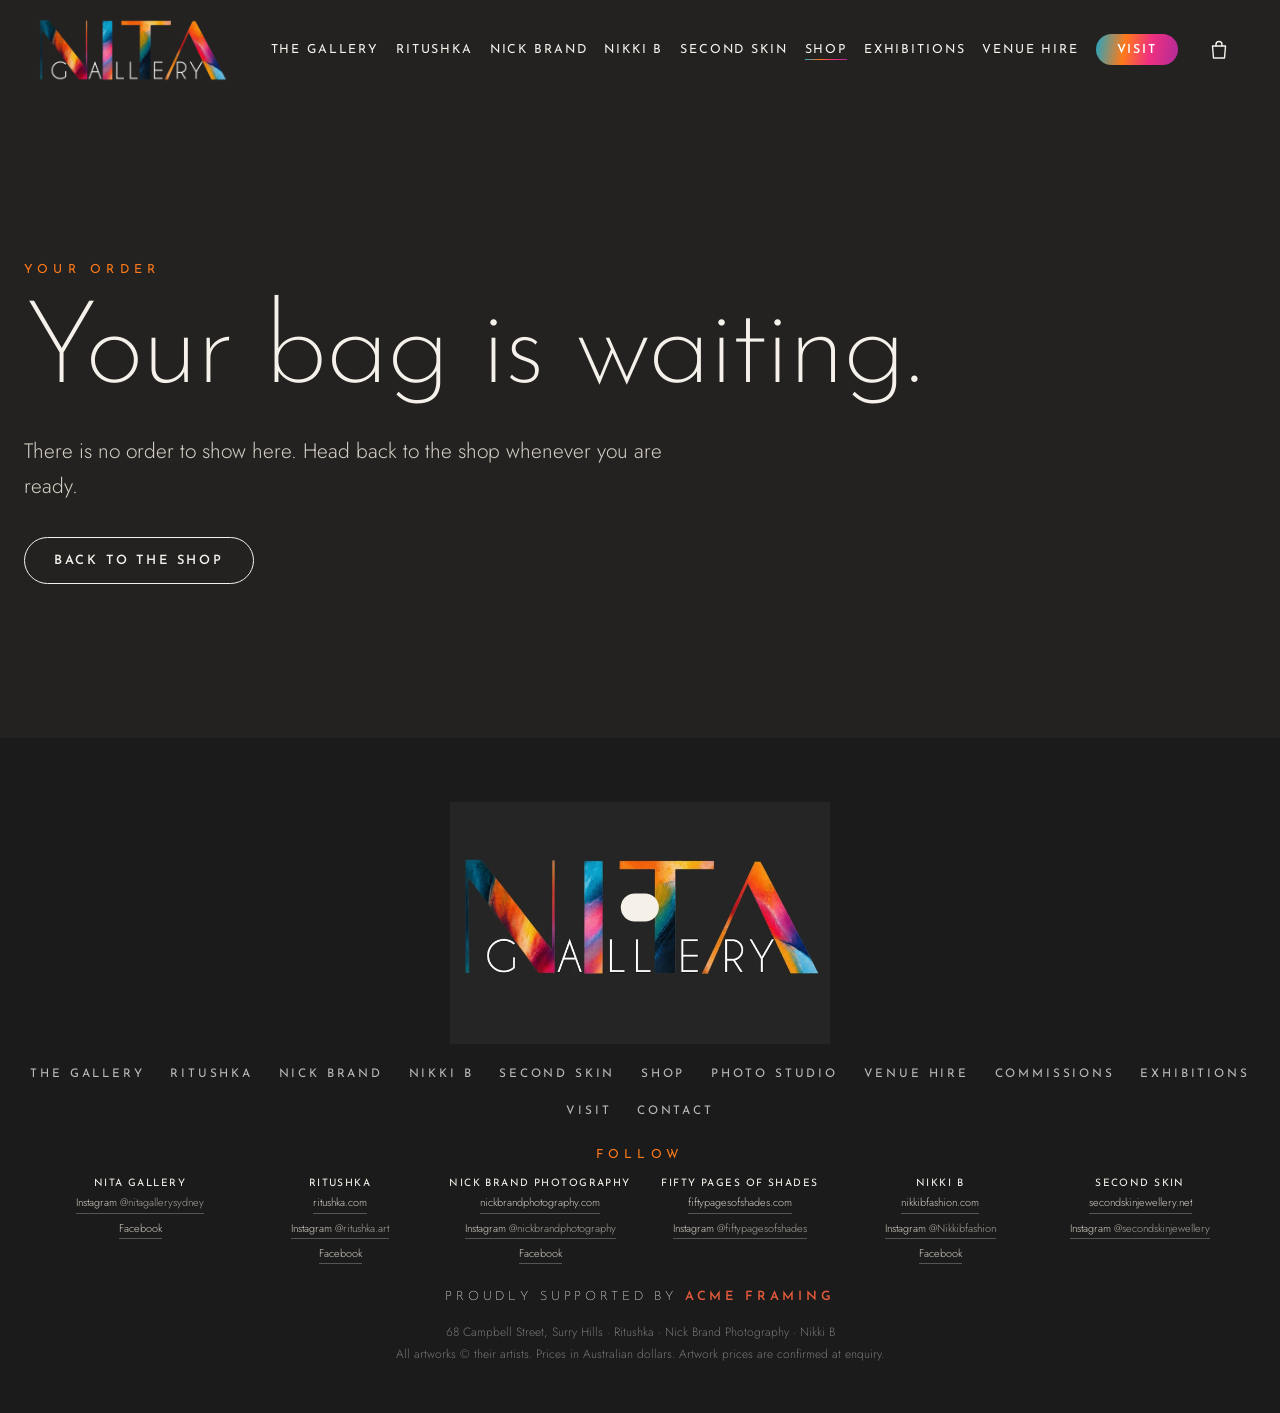
<file: thanks.html>
<!doctype html>
<html lang="en-AU">
<head>
<meta charset="utf-8">
<meta name="viewport" content="width=device-width, initial-scale=1">
<title>Thank you | NITA Gallery</title>
<meta name="description" content="Thank you for your order from NITA Gallery.">
<meta property="og:title" content="Thank you | NITA Gallery">
<meta property="og:description" content="Thank you for your order from NITA Gallery.">
<meta property="og:image" content="img/ss/og.jpg">
<meta name="robots" content="noindex, nofollow">
<meta name="theme-color" content="#252525">
<link rel="icon" href="img/brand/favicon.png">
<link rel="preconnect" href="https://fonts.googleapis.com">
<link rel="preconnect" href="https://fonts.gstatic.com" crossorigin>
<link rel="preload" as="style" href="https://fonts.googleapis.com/css2?family=Cormorant+Garamond:ital,wght@1,400;1,500&family=Josefin+Sans:wght@100;200;300;400;600;700&family=Jost:wght@300;400;500&display=swap" onload="this.onload=null;this.rel='stylesheet'">
<noscript><link rel="stylesheet" href="https://fonts.googleapis.com/css2?family=Cormorant+Garamond:ital,wght@1,400;1,500&family=Josefin+Sans:wght@100;200;300;400;600;700&family=Jost:wght@300;400;500&display=swap"></noscript>
<link rel="stylesheet" href="css/style.css?v=615239cf">
<link rel="stylesheet" href="css/bag.css?v=bcbfee5a">
<link rel="stylesheet" href="css/shop.css?v=7c190ab9">
<script>document.documentElement.classList.add('js')</script>
</head>
<body class="t-shop">
<div class="curtain start" id="curtain" aria-hidden="true"></div>
<div class="cursor" id="cursor" aria-hidden="true"><span></span></div>

<header class="nav" id="nav">
  <a href="/" class="wordmark" aria-label="NITA Gallery — home"><img src="img/brand/nita-logo-t-s.webp" alt="NITA Gallery" width="420" height="142"></a>
  <nav class="links" id="links" aria-label="Main">
    <a href="/">The Gallery</a><a href="/ritushka">Ritushka</a><a href="/nick-brand">Nick Brand</a><a href="/nikki-b">Nikki B</a><a href="/jewellery">Second Skin</a><a href="/shop" aria-current="page">Shop</a><a href="/exhibitions">Exhibitions</a><a href="/venue-hire">Venue hire</a>
    <a href="/#visit" class="pill">Visit</a>
  </nav>
  <button class="burger" id="burger" aria-label="Menu" aria-expanded="false"><i></i><i></i></button>
</header>

<main id="top">
<section class="s-hero ty">
  <div class="wrap">
    <p class="kicker rv">Your order</p>
    <h1 class="s-title rv" id="tyTitle">One moment…</h1>
    <p class="s-lede rv" id="tyMsg">Checking your order.</p>
    <p class="rv"><a class="btn magnetic" href="/shop"><span>Back to the shop</span></a></p>
  </div>
</section>
</main>

<footer class="foot">
  <img src="img/brand/nita-logo.webp" alt="NITA Gallery">
  <nav aria-label="Footer"><a href="/">The Gallery</a><a href="/ritushka">Ritushka</a><a href="/nick-brand">Nick Brand</a><a href="/nikki-b">Nikki B</a><a href="/jewellery">Second Skin</a><a href="/shop">Shop</a><a href="/photo-studio">Photo studio</a><a href="/venue-hire">Venue hire</a><a href="/commissions">Commissions</a><a href="/exhibitions">Exhibitions</a><a href="/visit">Visit</a><a href="/#contact">Contact</a></nav>
  <div class="social"><p class="kicker">Follow</p><ul><li><b>NITA Gallery</b><a href="https://www.instagram.com/nitagallerysydney/" target="_blank" rel="me noopener">Instagram <span>@nitagallerysydney</span></a><a href="https://www.facebook.com/NITAgallerySydney" target="_blank" rel="me noopener">Facebook</a></li><li><b>Ritushka</b><a href="https://www.ritushka.com" target="_blank" rel="noopener">ritushka.com</a><a href="https://www.instagram.com/ritushka.art/" target="_blank" rel="me noopener">Instagram <span>@ritushka.art</span></a><a href="https://www.facebook.com/Ritushka.art" target="_blank" rel="me noopener">Facebook</a></li><li><b>Nick Brand Photography</b><a href="https://www.nickbrandphotography.com" target="_blank" rel="noopener">nickbrandphotography.com</a><a href="https://www.instagram.com/nickbrandphotography/" target="_blank" rel="me noopener">Instagram <span>@nickbrandphotography</span></a><a href="https://www.facebook.com/nickbrandphotography/" target="_blank" rel="me noopener">Facebook</a></li><li><b>Fifty Pages of Shades</b><a href="https://www.fiftypagesofshades.com" target="_blank" rel="noopener">fiftypagesofshades.com</a><a href="https://www.instagram.com/fiftypagesofshades/" target="_blank" rel="me noopener">Instagram <span>@fiftypagesofshades</span></a></li><li><b>Nikki B</b><a href="https://www.nikkibfashion.com" target="_blank" rel="noopener">nikkibfashion.com</a><a href="https://www.instagram.com/Nikkibfashion/" target="_blank" rel="me noopener">Instagram <span>@Nikkibfashion</span></a><a href="https://www.facebook.com/nikkibfashion" target="_blank" rel="me noopener">Facebook</a></li><li><b>Second Skin</b><a href="https://www.secondskinjewellery.net" target="_blank" rel="noopener">secondskinjewellery.net</a><a href="https://www.instagram.com/secondskinjewellery/" target="_blank" rel="me noopener">Instagram <span>@secondskinjewellery</span></a></li></ul></div>
  <p class="support">Proudly supported by <b>ACME Framing</b></p>
  <p class="fine">68 Campbell Street, Surry Hills · Ritushka · Nick Brand Photography · Nikki B<br>
  All artworks © their artists. Prices in Australian dollars. Artwork prices are confirmed at enquiry.</p>
</footer>

<div class="modal" id="modal" hidden role="dialog" aria-modal="true" aria-label="Details">
  <button class="m-close" id="mClose" aria-label="Close">✕</button>
  <button class="m-nav prev" id="mPrev" aria-label="Previous">←</button>
  <button class="m-nav next" id="mNext" aria-label="Next">→</button>
  <div class="m-body">
    <div class="m-img"><img id="mImg" alt=""><div class="m-thumbs" id="mThumbs"></div></div>
    <div class="m-info" id="mInfo"></div>
  </div>
</div>

<script src="data.js?v=bd5b2ae9"></script>
<script src="js/common.js?v=4e7cf535"></script>
<script src="js/bag.js?v=9c532951"></script>
<script src="js/thanks.js?v=e06a7ac4"></script>
</body>
</html>
</file>
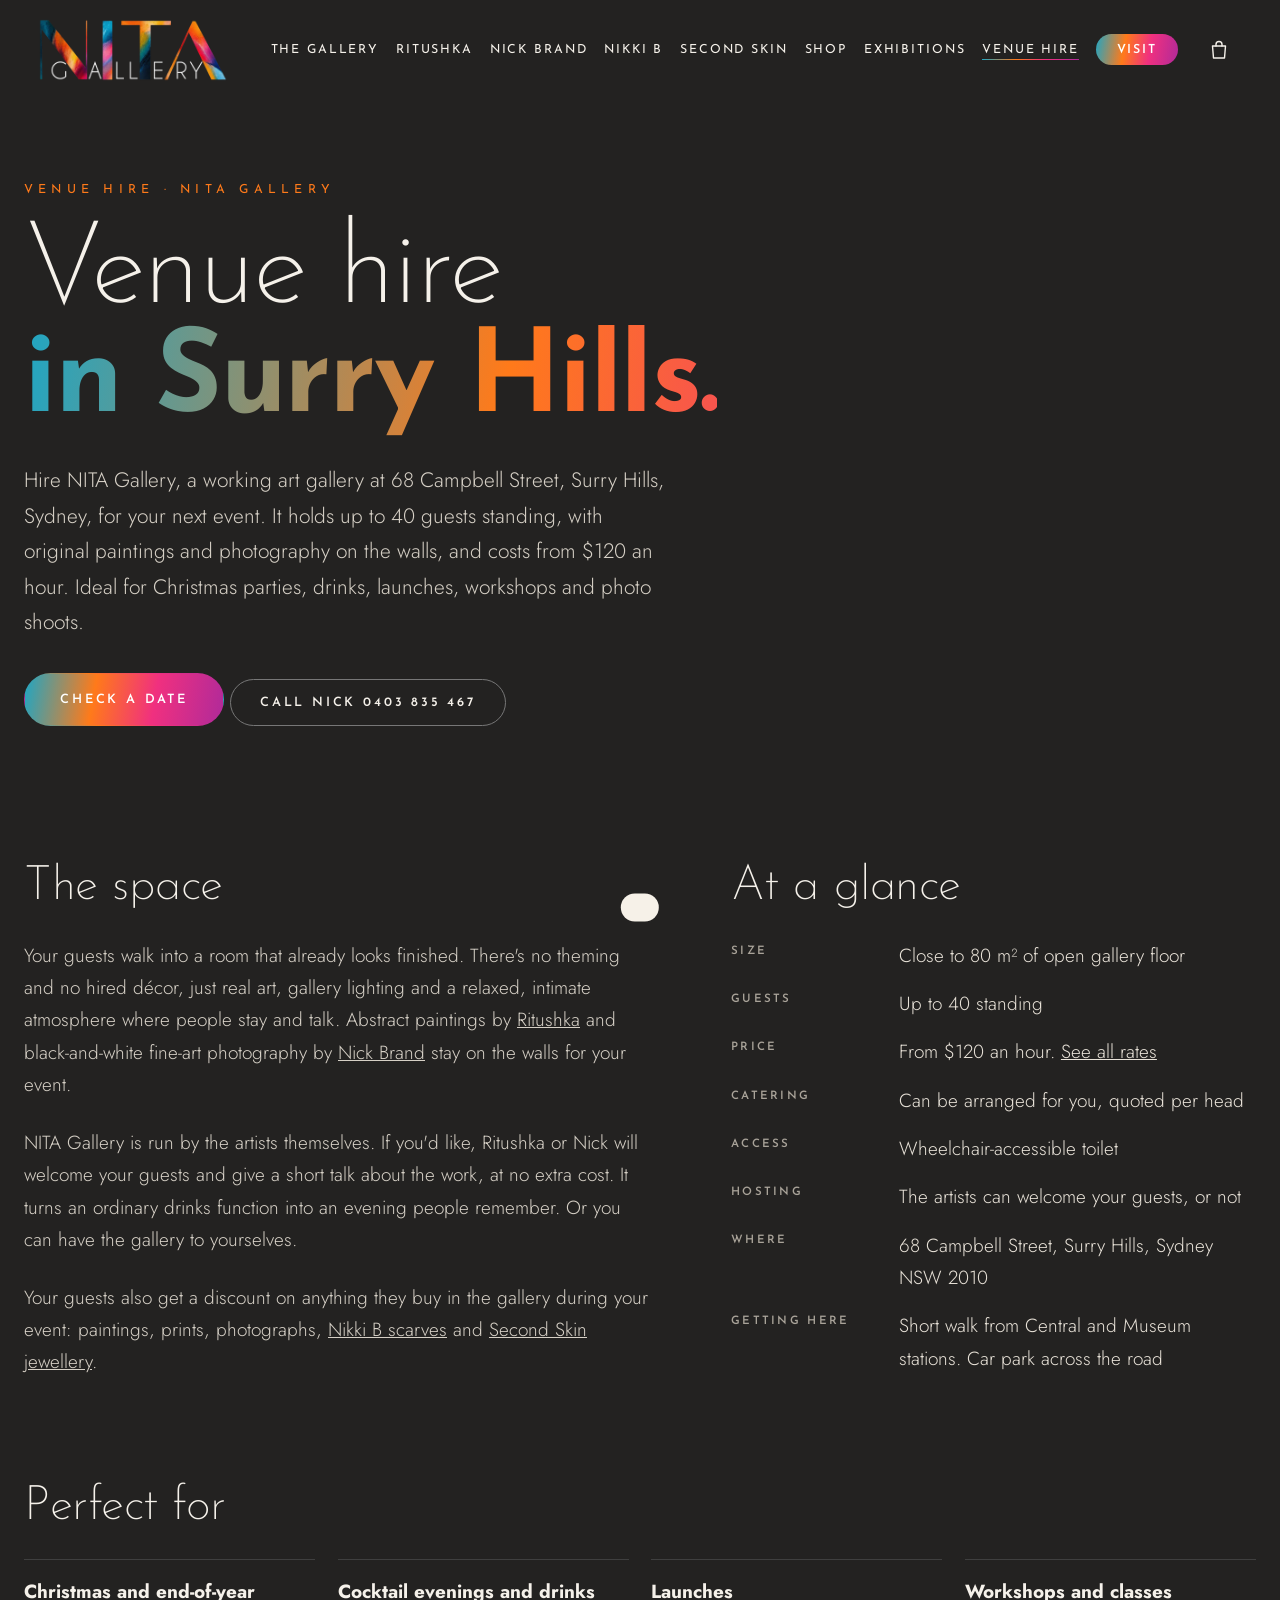
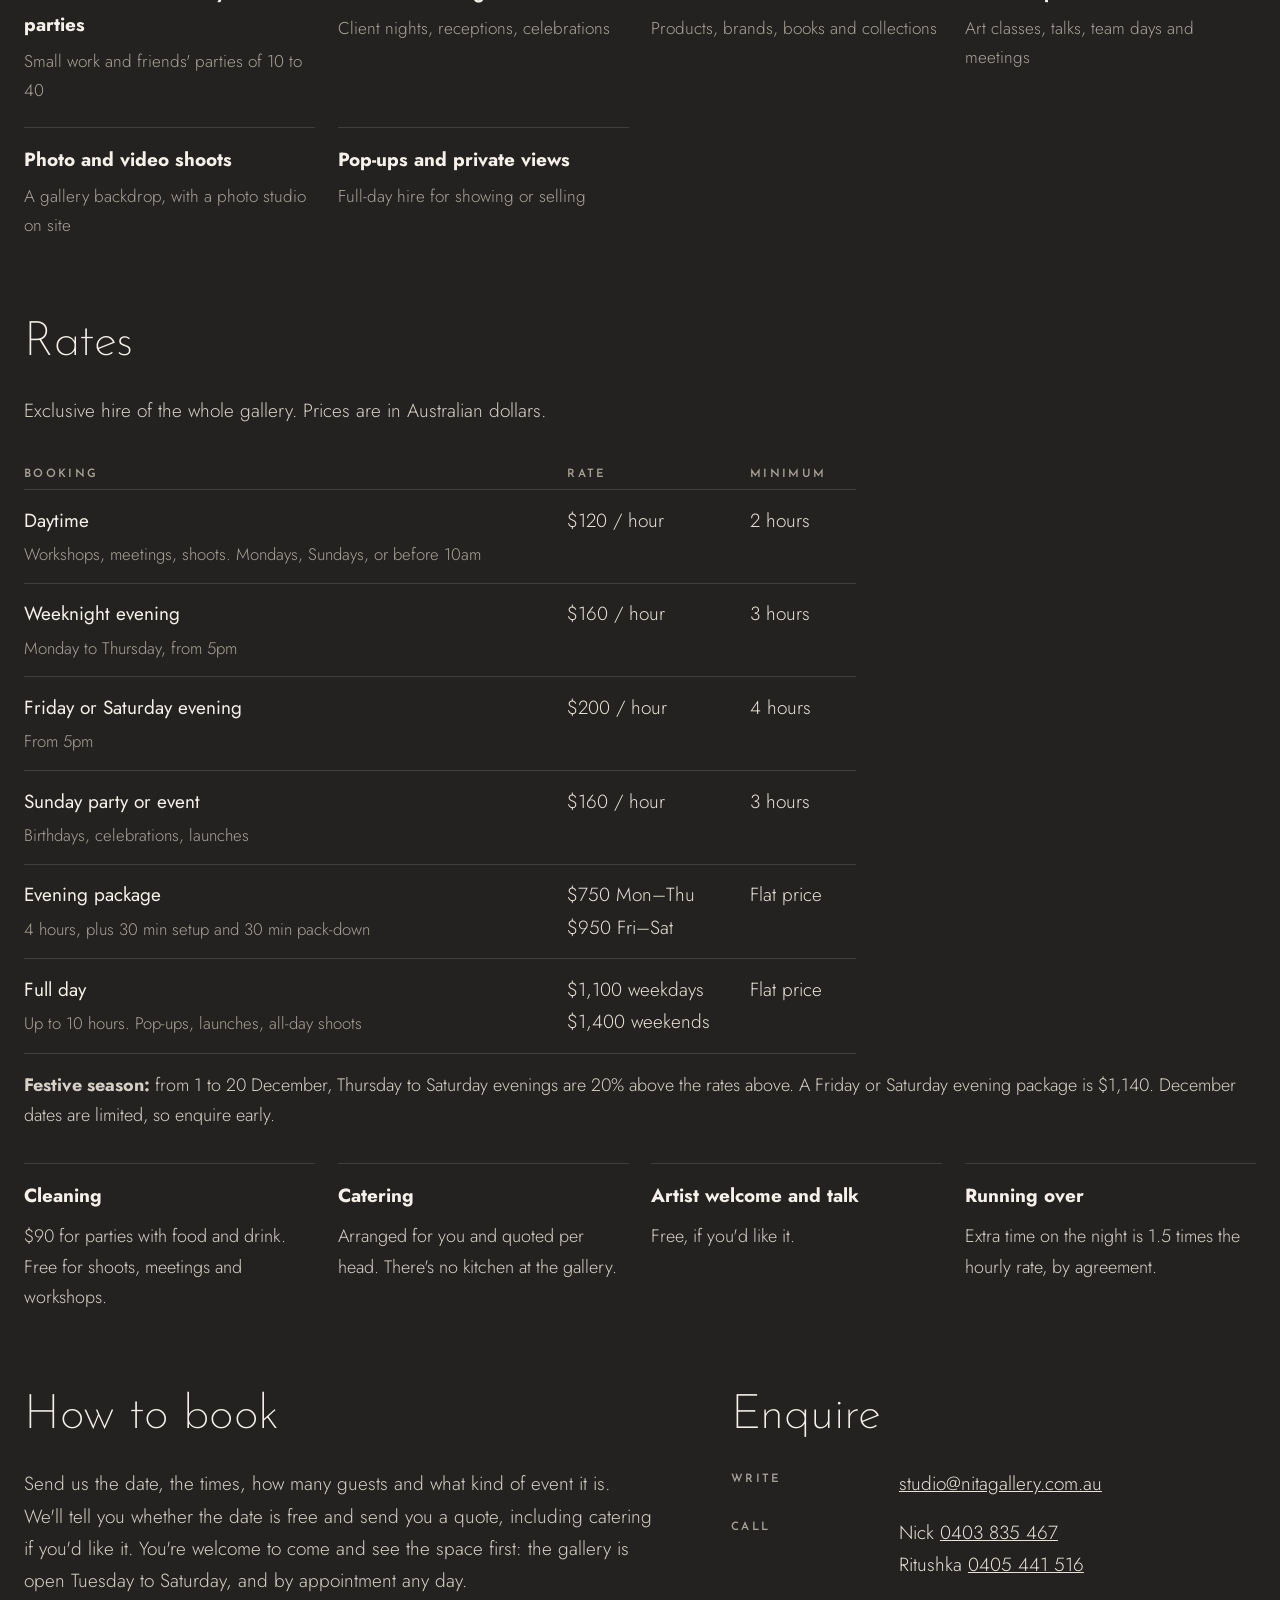
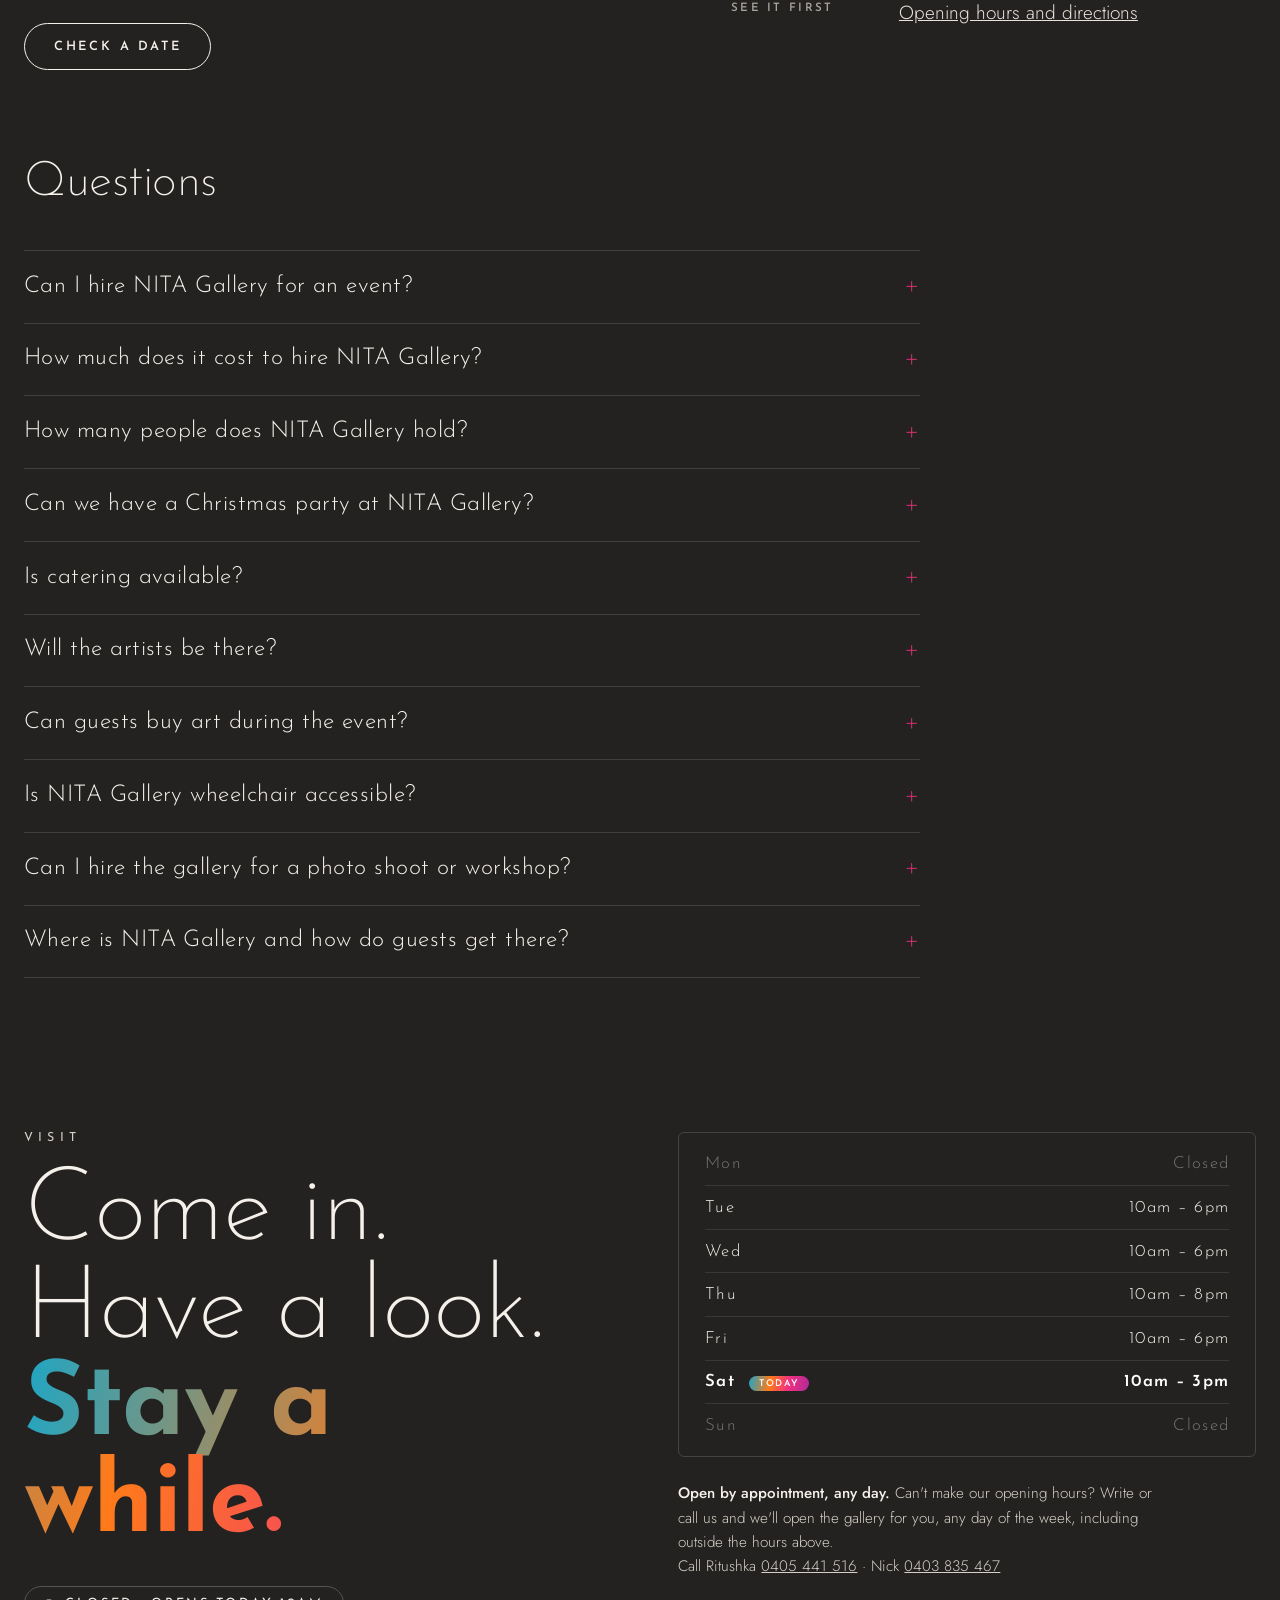
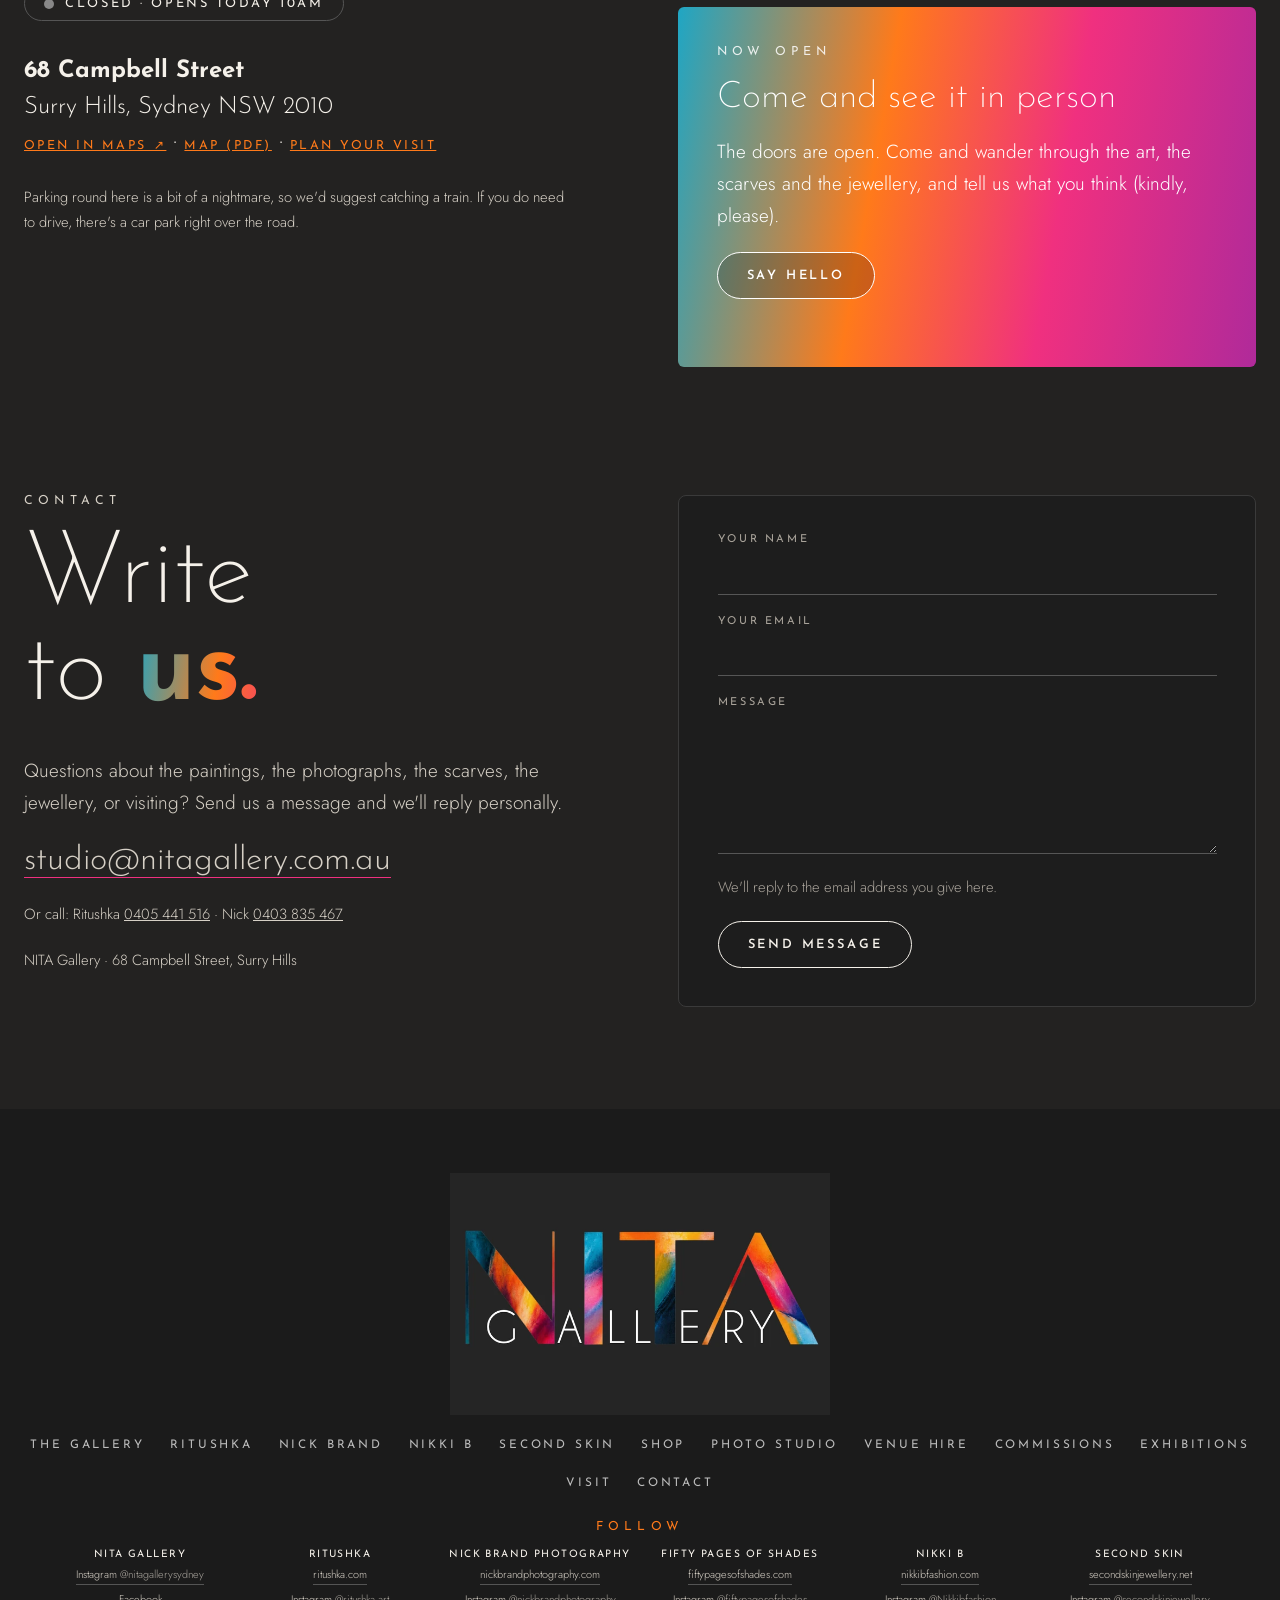
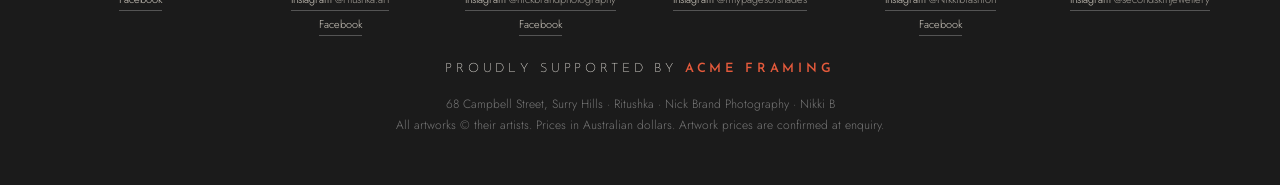
<file: venue-hire.html>
<!doctype html>
<html lang="en-AU">
<head>
<meta charset="utf-8">
<meta name="viewport" content="width=device-width, initial-scale=1">
<title>Venue Hire Surry Hills | Art Gallery Event Space for Hire</title>
<meta name="description" content="Hire NITA Gallery, an art gallery event space in Surry Hills, Sydney. Up to 40 guests, from $120 an hour. Christmas parties, launches, workshops and shoots.">
<meta property="og:title" content="Venue Hire Surry Hills | Art Gallery Event Space for Hire">
<meta property="og:description" content="Hire NITA Gallery, an art gallery event space in Surry Hills, Sydney. Up to 40 guests, from $120 an hour. Christmas parties, launches, workshops and shoots.">
<meta property="og:image" content="https://www.nitagallery.com.au/img/brand/og.jpg">
<meta property="og:url" content="https://www.nitagallery.com.au/venue-hire">
<meta property="og:type" content="website">
<meta property="og:site_name" content="NITA Gallery">
<meta property="og:locale" content="en_AU">
<meta name="twitter:card" content="summary_large_image">
<link rel="canonical" href="https://www.nitagallery.com.au/venue-hire">
<link rel="alternate" hreflang="en-au" href="https://www.nitagallery.com.au/venue-hire">
<link rel="alternate" hreflang="x-default" href="https://www.nitagallery.com.au/venue-hire">
<meta name="robots" content="index, follow, max-image-preview:large">
<meta name="theme-color" content="#252525">
<link rel="icon" href="img/brand/favicon.png">
<link rel="preconnect" href="https://fonts.googleapis.com">
<link rel="preconnect" href="https://fonts.gstatic.com" crossorigin>
<link rel="preload" as="style" href="https://fonts.googleapis.com/css2?family=Cormorant+Garamond:ital,wght@1,400;1,500&family=Josefin+Sans:wght@100;200;300;400;600;700&family=Jost:wght@300;400;500&display=swap" onload="this.onload=null;this.rel='stylesheet'">
<noscript><link rel="stylesheet" href="https://fonts.googleapis.com/css2?family=Cormorant+Garamond:ital,wght@1,400;1,500&family=Josefin+Sans:wght@100;200;300;400;600;700&family=Jost:wght@300;400;500&display=swap"></noscript>
<link rel="stylesheet" href="css/style.css?v=615239cf">
<link rel="stylesheet" href="css/bag.css?v=bcbfee5a">
<link rel="stylesheet" href="css/shop.css?v=7c190ab9"><link rel="stylesheet" href="css/visit.css?v=07d8ab7a">
<script>document.documentElement.classList.add('js')</script>
<script type="application/ld+json">{"@context":"https://schema.org","@type":"BreadcrumbList","itemListElement":[{"@type":"ListItem","position":1,"name":"NITA Gallery","item":"https://www.nitagallery.com.au/"},{"@type":"ListItem","position":2,"name":"Venue hire","item":"https://www.nitagallery.com.au/venue-hire"}]}</script><script type="application/ld+json">{"@context":"https://schema.org","@type":"EventVenue","@id":"https://www.nitagallery.com.au/venue-hire#venue","name":"NITA Gallery event space","description":"Hire NITA Gallery, an art gallery event space in Surry Hills, Sydney. Up to 40 guests, from $120 an hour. Christmas parties, launches, workshops and shoots.","url":"https://www.nitagallery.com.au/venue-hire","address":{"@type":"PostalAddress","streetAddress":"68 Campbell Street","addressLocality":"Surry Hills","addressRegion":"NSW","postalCode":"2010","addressCountry":"AU"},"containedInPlace":{"@id":"https://www.nitagallery.com.au/#gallery"},"maximumAttendeeCapacity":40,"telephone":"+61 403 835 467","email":"studio@nitagallery.com.au","image":"https://www.nitagallery.com.au/img/brand/og.jpg","floorSize":{"@type":"QuantitativeValue","value":80,"unitCode":"MTK"},"amenityFeature":[{"@type":"LocationFeatureSpecification","name":"Wheelchair-accessible toilet","value":true},{"@type":"LocationFeatureSpecification","name":"Catering available","value":true},{"@type":"LocationFeatureSpecification","name":"Gallery lighting","value":true},{"@type":"LocationFeatureSpecification","name":"Original art on display","value":true},{"@type":"LocationFeatureSpecification","name":"Photo studio on site","value":true},{"@type":"LocationFeatureSpecification","name":"Car park across the road","value":true}],"publicAccess":false}</script><script type="application/ld+json">{"@context":"https://schema.org","@type":"Service","@id":"https://www.nitagallery.com.au/venue-hire#service","name":"Venue hire at NITA Gallery","serviceType":"Event venue hire","description":"Hire NITA Gallery, an art gallery event space in Surry Hills, Sydney. Up to 40 guests, from $120 an hour. Christmas parties, launches, workshops and shoots.","url":"https://www.nitagallery.com.au/venue-hire","provider":{"@id":"https://www.nitagallery.com.au/#gallery"},"areaServed":{"@type":"City","name":"Sydney"},"availableChannel":{"@type":"ServiceChannel","serviceLocation":{"@id":"https://www.nitagallery.com.au/venue-hire#venue"}},"hasOfferCatalog":{"@type":"OfferCatalog","name":"Venue hire rates","itemListElement":[{"@type":"Offer","name":"Daytime hire (2 hour minimum)","price":"120","priceCurrency":"AUD","priceSpecification":{"@type":"UnitPriceSpecification","price":"120","priceCurrency":"AUD","unitCode":"HUR","unitText":"hour"}},{"@type":"Offer","name":"Weeknight evening hire, Monday to Thursday (3 hour minimum)","price":"160","priceCurrency":"AUD","priceSpecification":{"@type":"UnitPriceSpecification","price":"160","priceCurrency":"AUD","unitCode":"HUR","unitText":"hour"}},{"@type":"Offer","name":"Friday or Saturday evening hire (4 hour minimum)","price":"200","priceCurrency":"AUD","priceSpecification":{"@type":"UnitPriceSpecification","price":"200","priceCurrency":"AUD","unitCode":"HUR","unitText":"hour"}},{"@type":"Offer","name":"Sunday event hire (3 hour minimum)","price":"160","priceCurrency":"AUD","priceSpecification":{"@type":"UnitPriceSpecification","price":"160","priceCurrency":"AUD","unitCode":"HUR","unitText":"hour"}},{"@type":"Offer","name":"Evening package, Monday to Thursday","price":"750","priceCurrency":"AUD","priceSpecification":{"@type":"UnitPriceSpecification","price":"750","priceCurrency":"AUD"},"description":"4 hours plus 30 minutes setup and 30 minutes pack-down"},{"@type":"Offer","name":"Evening package, Friday or Saturday","price":"950","priceCurrency":"AUD","priceSpecification":{"@type":"UnitPriceSpecification","price":"950","priceCurrency":"AUD"},"description":"4 hours plus 30 minutes setup and 30 minutes pack-down"},{"@type":"Offer","name":"Full day, weekday","price":"1100","priceCurrency":"AUD","priceSpecification":{"@type":"UnitPriceSpecification","price":"1100","priceCurrency":"AUD"},"description":"Up to 10 hours"},{"@type":"Offer","name":"Full day, weekend","price":"1400","priceCurrency":"AUD","priceSpecification":{"@type":"UnitPriceSpecification","price":"1400","priceCurrency":"AUD"},"description":"Up to 10 hours"}]}}</script><script type="application/ld+json">{"@context":"https://schema.org","@type":"FAQPage","mainEntity":[{"@type":"Question","name":"Can I hire NITA Gallery for an event?","acceptedAnswer":{"@type":"Answer","text":"Yes. NITA Gallery, 68 Campbell Street, Surry Hills, Sydney NSW 2010, is available for exclusive hire for private events, Christmas parties, launches, workshops, meetings and photo or video shoots. Write to studio@nitagallery.com.au or call Nick on 0403 835 467 or Ritushka on 0405 441 516."}},{"@type":"Question","name":"How much does it cost to hire NITA Gallery?","acceptedAnswer":{"@type":"Answer","text":"Daytime hire is $120 an hour (2 hour minimum). Weeknight evenings are $160 an hour (3 hour minimum), and Friday or Saturday evenings are $200 an hour (4 hour minimum). A 4-hour evening package is $750 Monday to Thursday or $950 Friday or Saturday. A full day is $1,100 on weekdays or $1,400 on weekends. Prices are in Australian dollars."}},{"@type":"Question","name":"How many people does NITA Gallery hold?","acceptedAnswer":{"@type":"Answer","text":"The gallery is close to 80 square metres and is comfortable for up to 40 guests standing."}},{"@type":"Question","name":"Can we have a Christmas party at NITA Gallery?","acceptedAnswer":{"@type":"Answer","text":"Yes. The gallery is a good size for small Christmas and end-of-year parties of up to 40 guests. From 1 to 20 December, Thursday to Saturday evenings are charged at 20% above the usual rate, so a Friday or Saturday evening package is $1,140. December dates are limited, so enquire early."}},{"@type":"Question","name":"Is catering available?","acceptedAnswer":{"@type":"Answer","text":"Yes. Catering can be arranged for your event and is quoted per head. There is no kitchen at the gallery."}},{"@type":"Question","name":"Will the artists be there?","acceptedAnswer":{"@type":"Answer","text":"If you would like them to be. NITA Gallery is run by the artists Ritushka and Nick Brand, and one of them can welcome your guests and give a short talk about the work at no extra cost. Or you can have the gallery to yourselves."}},{"@type":"Question","name":"Can guests buy art during the event?","acceptedAnswer":{"@type":"Answer","text":"Yes. The paintings, photographs, scarves and jewellery stay on display, and your guests get a discount on anything they buy in the gallery during your event."}},{"@type":"Question","name":"Is NITA Gallery wheelchair accessible?","acceptedAnswer":{"@type":"Answer","text":"There is a wheelchair-accessible toilet. Please tell us about any access needs when you enquire."}},{"@type":"Question","name":"Can I hire the gallery for a photo shoot or workshop?","acceptedAnswer":{"@type":"Answer","text":"Yes. Photo and video shoots, workshops, art classes and meetings are charged at the daytime rate of $120 an hour with a 2 hour minimum. Daytime hire is available on Mondays, Sundays and before 10am on other days."}},{"@type":"Question","name":"Where is NITA Gallery and how do guests get there?","acceptedAnswer":{"@type":"Answer","text":"At 68 Campbell Street, Surry Hills, Sydney NSW 2010. Central and Museum stations are a short walk away, and there is a car park directly across the road."}}]}</script></head>
<body class="t-shop">
<div class="curtain start" id="curtain" aria-hidden="true"></div>
<div class="cursor" id="cursor" aria-hidden="true"><span></span></div>

<header class="nav" id="nav">
  <a href="/" class="wordmark" aria-label="NITA Gallery — home"><img src="img/brand/nita-logo-t-s.webp" alt="NITA Gallery" width="420" height="142"></a>
  <nav class="links" id="links" aria-label="Main">
    <a href="/">The Gallery</a><a href="/ritushka">Ritushka</a><a href="/nick-brand">Nick Brand</a><a href="/nikki-b">Nikki B</a><a href="/jewellery">Second Skin</a><a href="/shop">Shop</a><a href="/exhibitions">Exhibitions</a><a href="/venue-hire" aria-current="page">Venue hire</a>
    <a href="/#visit" class="pill">Visit</a>
  </nav>
  <button class="burger" id="burger" aria-label="Menu" aria-expanded="false"><i></i><i></i></button>
</header>

<main id="top">
<section class="s-hero">
  <div class="wrap">
    <p class="kicker rv">Venue hire · NITA Gallery</p>
    <h1 class="s-title rv">Venue hire<br><em>in Surry Hills.</em></h1>
    <p class="s-lede answer rv">Hire NITA Gallery, a working art gallery at 68 Campbell Street, Surry Hills, Sydney, for your next event. It holds up to 40 guests standing, with original paintings and photography on the walls, and costs from $120 an hour. Ideal for Christmas parties, drinks, launches, workshops and photo shoots.</p>
    <p class="rv"><a class="btn lg magnetic" data-mail="gallery" data-subject="Venue hire enquiry — NITA Gallery" data-body="Date:%0D%0AStart and finish time:%0D%0ANumber of guests:%0D%0AType of event:%0D%0ACatering wanted (yes or no):%0D%0A" href="#"><span>Check a date</span></a> <a class="btn ghost magnetic" href="tel:0403835467"><span>Call Nick 0403 835 467</span></a></p>
  </div>
</section>

<section class="v-sec" aria-labelledby="hSpace">
  <div class="wrap v-grid">
    <div>
      <h2 id="hSpace" class="v-h">The space</h2>
      <p class="v-p">Your guests walk into a room that already looks finished. There's no theming and no hired décor, just real art, gallery lighting and a relaxed, intimate atmosphere where people stay and talk. Abstract paintings by <a href="/ritushka">Ritushka</a> and black-and-white fine-art photography by <a href="/nick-brand">Nick Brand</a> stay on the walls for your event.</p>
      <p class="v-p">NITA Gallery is run by the artists themselves. If you'd like, Ritushka or Nick will welcome your guests and give a short talk about the work, at no extra cost. It turns an ordinary drinks function into an evening people remember. Or you can have the gallery to yourselves.</p>
      <p class="v-p">Your guests also get a discount on anything they buy in the gallery during your event: paintings, prints, photographs, <a href="/nikki-b">Nikki B scarves</a> and <a href="/jewellery">Second Skin jewellery</a>.</p>
    </div>
    <div>
      <h2 class="v-h">At a glance</h2>
      <dl class="v-dl">
        <dt>Size</dt><dd>Close to 80 m² of open gallery floor</dd>
        <dt>Guests</dt><dd>Up to 40 standing</dd>
        <dt>Price</dt><dd>From $120 an hour. <a href="#rates">See all rates</a></dd>
        <dt>Catering</dt><dd>Can be arranged for you, quoted per head</dd>
        <dt>Access</dt><dd>Wheelchair-accessible toilet</dd>
        <dt>Hosting</dt><dd>The artists can welcome your guests, or not</dd>
        <dt>Where</dt><dd>68 Campbell Street, Surry Hills, Sydney NSW 2010</dd>
        <dt>Getting here</dt><dd>Short walk from Central and Museum stations. Car park across the road</dd>
      </dl>
    </div>
  </div>
</section>

<section class="v-sec" aria-labelledby="hFor">
  <div class="wrap">
    <h2 id="hFor" class="v-h">Perfect for</h2>
    <ul class="v-see">
      <li><b>Christmas and end-of-year parties</b><span>Small work and friends' parties of 10 to 40</span></li>
      <li><b>Cocktail evenings and drinks</b><span>Client nights, receptions, celebrations</span></li>
      <li><b>Launches</b><span>Products, brands, books and collections</span></li>
      <li><b>Workshops and classes</b><span>Art classes, talks, team days and meetings</span></li>
      <li><b>Photo and video shoots</b><span>A gallery backdrop, with a photo studio on site</span></li>
      <li><b>Pop-ups and private views</b><span>Full-day hire for showing or selling</span></li>
    </ul>
  </div>
</section>

<section class="v-sec" id="rates" aria-labelledby="hRates">
  <div class="wrap">
    <h2 id="hRates" class="v-h">Rates</h2>
    <p class="v-p">Exclusive hire of the whole gallery. Prices are in Australian dollars.</p>
    <div class="vh-scroll"><table class="vh-rates">
      <thead><tr><th scope="col">Booking</th><th scope="col">Rate</th><th scope="col">Minimum</th></tr></thead>
      <tbody><tr><th scope="row">Daytime<span>Workshops, meetings, shoots. Mondays, Sundays, or before 10am</span></th><td>$120 / hour</td><td>2 hours</td></tr><tr><th scope="row">Weeknight evening<span>Monday to Thursday, from 5pm</span></th><td>$160 / hour</td><td>3 hours</td></tr><tr><th scope="row">Friday or Saturday evening<span>From 5pm</span></th><td>$200 / hour</td><td>4 hours</td></tr><tr><th scope="row">Sunday party or event<span>Birthdays, celebrations, launches</span></th><td>$160 / hour</td><td>3 hours</td></tr><tr><th scope="row">Evening package<span>4 hours, plus 30 min setup and 30 min pack-down</span></th><td>$750 Mon–Thu<br>$950 Fri–Sat</td><td class=nomin>Flat price</td></tr><tr><th scope="row">Full day<span>Up to 10 hours. Pop-ups, launches, all-day shoots</span></th><td>$1,100 weekdays<br>$1,400 weekends</td><td class=nomin>Flat price</td></tr></tbody>
    </table></div>
    <p class="v-note"><b>Festive season:</b> from 1 to 20 December, Thursday to Saturday evenings are 20% above the rates above. A Friday or Saturday evening package is $1,140. December dates are limited, so enquire early.</p>
    <ul class="v-near vh-extras">
      <li><b>Cleaning</b><p>$90 for parties with food and drink. Free for shoots, meetings and workshops.</p></li>
      <li><b>Catering</b><p>Arranged for you and quoted per head. There's no kitchen at the gallery.</p></li>
      <li><b>Artist welcome and talk</b><p>Free, if you'd like it.</p></li>
      <li><b>Running over</b><p>Extra time on the night is 1.5 times the hourly rate, by agreement.</p></li>
    </ul>
  </div>
</section>

<section class="v-sec" aria-labelledby="hBook">
  <div class="wrap v-grid">
    <div>
      <h2 id="hBook" class="v-h">How to book</h2>
      <p class="v-p">Send us the date, the times, how many guests and what kind of event it is. We'll tell you whether the date is free and send you a quote, including catering if you'd like it. You're welcome to come and see the space first: the gallery is open Tuesday to Saturday, and by appointment any day.</p>
      <p><a class="btn magnetic" data-mail="gallery" data-subject="Venue hire enquiry — NITA Gallery" data-body="Date:%0D%0AStart and finish time:%0D%0ANumber of guests:%0D%0AType of event:%0D%0ACatering wanted (yes or no):%0D%0A" href="#"><span>Check a date</span></a></p>
    </div>
    <div>
      <h2 class="v-h">Enquire</h2>
      <dl class="v-dl">
        <dt>Write</dt><dd><a href="#" data-mail="gallery" data-subject="Venue hire enquiry — NITA Gallery" data-body="Date:%0D%0AStart and finish time:%0D%0ANumber of guests:%0D%0AType of event:%0D%0ACatering wanted (yes or no):%0D%0A">studio@nitagallery.com.au</a></dd>
        <dt>Call</dt><dd>Nick <a href="tel:0403835467">0403 835 467</a><br>Ritushka <a href="tel:0405441516">0405 441 516</a></dd>
        <dt>See it first</dt><dd><a href="/visit">Opening hours and directions</a></dd>
      </dl>
    </div>
  </div>
</section>

<section class="v-sec faq" id="faq" aria-labelledby="vFaq">
  <div class="wrap">
    <h2 id="vFaq" class="v-h">Questions</h2>
    <div class="qa-list"><details class="qa"><summary>Can I hire NITA Gallery for an event?</summary><p>Yes. NITA Gallery, 68 Campbell Street, Surry Hills, Sydney NSW 2010, is available for exclusive hire for private events, Christmas parties, launches, workshops, meetings and photo or video shoots. Write to studio@nitagallery.com.au or call Nick on 0403 835 467 or Ritushka on 0405 441 516.</p></details><details class="qa"><summary>How much does it cost to hire NITA Gallery?</summary><p>Daytime hire is $120 an hour (2 hour minimum). Weeknight evenings are $160 an hour (3 hour minimum), and Friday or Saturday evenings are $200 an hour (4 hour minimum). A 4-hour evening package is $750 Monday to Thursday or $950 Friday or Saturday. A full day is $1,100 on weekdays or $1,400 on weekends. Prices are in Australian dollars.</p></details><details class="qa"><summary>How many people does NITA Gallery hold?</summary><p>The gallery is close to 80 square metres and is comfortable for up to 40 guests standing.</p></details><details class="qa"><summary>Can we have a Christmas party at NITA Gallery?</summary><p>Yes. The gallery is a good size for small Christmas and end-of-year parties of up to 40 guests. From 1 to 20 December, Thursday to Saturday evenings are charged at 20% above the usual rate, so a Friday or Saturday evening package is $1,140. December dates are limited, so enquire early.</p></details><details class="qa"><summary>Is catering available?</summary><p>Yes. Catering can be arranged for your event and is quoted per head. There is no kitchen at the gallery.</p></details><details class="qa"><summary>Will the artists be there?</summary><p>If you would like them to be. NITA Gallery is run by the artists Ritushka and Nick Brand, and one of them can welcome your guests and give a short talk about the work at no extra cost. Or you can have the gallery to yourselves.</p></details><details class="qa"><summary>Can guests buy art during the event?</summary><p>Yes. The paintings, photographs, scarves and jewellery stay on display, and your guests get a discount on anything they buy in the gallery during your event.</p></details><details class="qa"><summary>Is NITA Gallery wheelchair accessible?</summary><p>There is a wheelchair-accessible toilet. Please tell us about any access needs when you enquire.</p></details><details class="qa"><summary>Can I hire the gallery for a photo shoot or workshop?</summary><p>Yes. Photo and video shoots, workshops, art classes and meetings are charged at the daytime rate of $120 an hour with a 2 hour minimum. Daytime hire is available on Mondays, Sundays and before 10am on other days.</p></details><details class="qa"><summary>Where is NITA Gallery and how do guests get there?</summary><p>At 68 Campbell Street, Surry Hills, Sydney NSW 2010. Central and Museum stations are a short walk away, and there is a car park directly across the road.</p></details></div>
  </div>
</section>

<section class="sec visit" id="visit">
  <div class="wrap grid2">
    <div class="copy">
      <p class="kicker rv">Visit</p>
      <h2 class="big rv">Come in.<br>Have a look.<br><em>Stay a while.</em></h2>
      <div class="open-now rv" data-opennow><i></i><span>See opening hours below</span></div>
      <address class="rv">
        <b>68 Campbell Street</b><br>Surry Hills, Sydney NSW 2010<br>
        <a href="https://www.google.com/maps/search/?api=1&query=68+Campbell+Street+Surry+Hills+NSW" target="_blank" rel="noopener">Open in Maps ↗</a> · <a href="nita-gallery-map.pdf" target="_blank" rel="noopener">Map (PDF)</a> · <a href="/visit">Plan your visit</a>
      </address>
      <p class="rv small">Parking round here is a bit of a nightmare, so we'd suggest catching a train. If you do need to drive, there's a car park right over the road.</p>
    </div>
    <div class="side">
      <div class="hours rv" data-hours aria-label="Opening hours"><div class="closed"><span>Mon</span><span>Closed</span></div><div class=""><span>Tue</span><span>10am – 6pm</span></div><div class=""><span>Wed</span><span>10am – 6pm</span></div><div class=""><span>Thu</span><span>10am – 8pm</span></div><div class=""><span>Fri</span><span>10am – 6pm</span></div><div class=""><span>Sat</span><span>10am – 3pm</span></div><div class="closed"><span>Sun</span><span>Closed</span></div></div>
      <p class="appt rv"><b>Open by appointment, any day.</b> Can't make our opening hours? Write or call us and we'll open the gallery for you, any day of the week, including outside the hours above.<br>Call Ritushka <a href="tel:0405441516">0405 441 516</a> · Nick <a href="tel:0403835467">0403 835 467</a></p>
      <div class="invite rv">
        <p class="kicker">Now open</p>
        <h3>Come and see it in person</h3>
        <p>The doors are open. Come and wander through the art, the scarves and the jewellery, and tell us what you think (kindly, please).</p>
        <p><a class="btn magnetic" data-mail="gallery" data-subject="Visiting NITA Gallery" href="#"><span>Say hello</span></a></p>
      </div>
    </div>
  </div>
</section>

<section class="sec contact" id="contact">
  <div class="wrap grid2">
    <div class="copy">
      <p class="kicker rv">Contact</p>
      <h2 class="big rv">Write<br>to <em>us.</em></h2>
      <p class="rv">Questions about the paintings, the photographs, the scarves, the jewellery, or visiting? Send us a message and we'll reply personally.</p>
      <p class="rv big-mail"><a href="mailto:studio@nitagallery.com.au">studio@nitagallery.com.au</a></p>
      <p class="rv small">Or call: Ritushka <a href="tel:0405441516">0405 441 516</a> · Nick <a href="tel:0403835467">0403 835 467</a></p>
      <p class="rv small">NITA Gallery · 68 Campbell Street, Surry Hills</p>
    </div>
    <form class="c-form rv" id="contactForm" novalidate>
      <label>Your name<input name="name" autocomplete="name" required maxlength="100"></label>
      <label>Your email<input name="email" type="email" autocomplete="email" required maxlength="200"></label>
      <label>Message<textarea name="message" rows="5" required maxlength="4000"></textarea></label>
      <label class="hp" aria-hidden="true">Website<input name="website" tabindex="-1" autocomplete="off"></label>
      <p class="small" id="cfNote">We'll reply to the email address you give here.</p>
      <button class="btn magnetic" type="submit"><span>Send message</span></button>
    </form>
  </div>
</section>

</main>

<footer class="foot">
  <img src="img/brand/nita-logo.webp" alt="NITA Gallery">
  <nav aria-label="Footer"><a href="/">The Gallery</a><a href="/ritushka">Ritushka</a><a href="/nick-brand">Nick Brand</a><a href="/nikki-b">Nikki B</a><a href="/jewellery">Second Skin</a><a href="/shop">Shop</a><a href="/photo-studio">Photo studio</a><a href="/venue-hire">Venue hire</a><a href="/commissions">Commissions</a><a href="/exhibitions">Exhibitions</a><a href="/visit">Visit</a><a href="/#contact">Contact</a></nav>
  <div class="social"><p class="kicker">Follow</p><ul><li><b>NITA Gallery</b><a href="https://www.instagram.com/nitagallerysydney/" target="_blank" rel="me noopener">Instagram <span>@nitagallerysydney</span></a><a href="https://www.facebook.com/NITAgallerySydney" target="_blank" rel="me noopener">Facebook</a></li><li><b>Ritushka</b><a href="https://www.ritushka.com" target="_blank" rel="noopener">ritushka.com</a><a href="https://www.instagram.com/ritushka.art/" target="_blank" rel="me noopener">Instagram <span>@ritushka.art</span></a><a href="https://www.facebook.com/Ritushka.art" target="_blank" rel="me noopener">Facebook</a></li><li><b>Nick Brand Photography</b><a href="https://www.nickbrandphotography.com" target="_blank" rel="noopener">nickbrandphotography.com</a><a href="https://www.instagram.com/nickbrandphotography/" target="_blank" rel="me noopener">Instagram <span>@nickbrandphotography</span></a><a href="https://www.facebook.com/nickbrandphotography/" target="_blank" rel="me noopener">Facebook</a></li><li><b>Fifty Pages of Shades</b><a href="https://www.fiftypagesofshades.com" target="_blank" rel="noopener">fiftypagesofshades.com</a><a href="https://www.instagram.com/fiftypagesofshades/" target="_blank" rel="me noopener">Instagram <span>@fiftypagesofshades</span></a></li><li><b>Nikki B</b><a href="https://www.nikkibfashion.com" target="_blank" rel="noopener">nikkibfashion.com</a><a href="https://www.instagram.com/Nikkibfashion/" target="_blank" rel="me noopener">Instagram <span>@Nikkibfashion</span></a><a href="https://www.facebook.com/nikkibfashion" target="_blank" rel="me noopener">Facebook</a></li><li><b>Second Skin</b><a href="https://www.secondskinjewellery.net" target="_blank" rel="noopener">secondskinjewellery.net</a><a href="https://www.instagram.com/secondskinjewellery/" target="_blank" rel="me noopener">Instagram <span>@secondskinjewellery</span></a></li></ul></div>
  <p class="support">Proudly supported by <b>ACME Framing</b></p>
  <p class="fine">68 Campbell Street, Surry Hills · Ritushka · Nick Brand Photography · Nikki B<br>
  All artworks © their artists. Prices in Australian dollars. Artwork prices are confirmed at enquiry.</p>
</footer>

<div class="modal" id="modal" hidden role="dialog" aria-modal="true" aria-label="Details">
  <button class="m-close" id="mClose" aria-label="Close">✕</button>
  <button class="m-nav prev" id="mPrev" aria-label="Previous">←</button>
  <button class="m-nav next" id="mNext" aria-label="Next">→</button>
  <div class="m-body">
    <div class="m-img"><img id="mImg" alt=""><div class="m-thumbs" id="mThumbs"></div></div>
    <div class="m-info" id="mInfo"></div>
  </div>
</div>

<script src="data.js?v=bd5b2ae9"></script>
<script src="js/common.js?v=4e7cf535"></script>
<script src="js/bag.js?v=9c532951"></script>
<script src="js/shop.js?v=4d2c16fd"></script>
</body>
</html>
</file>
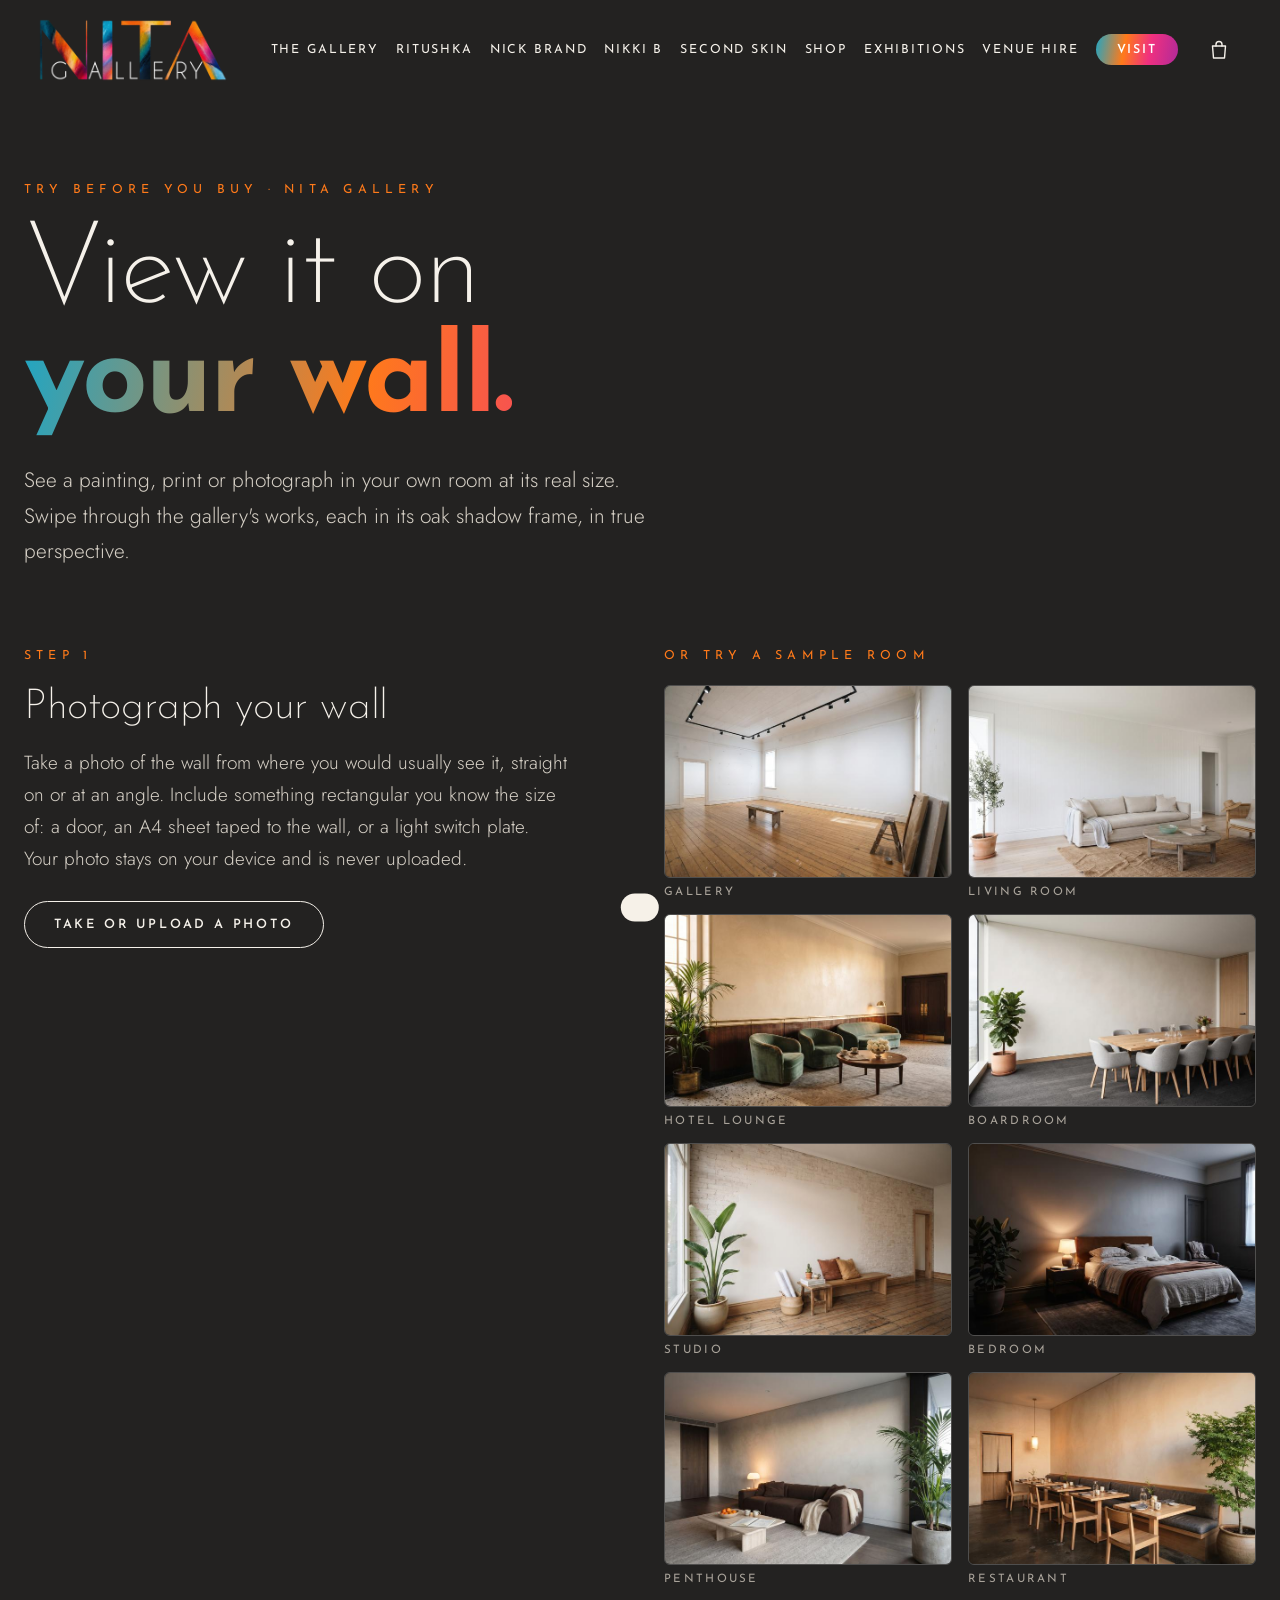
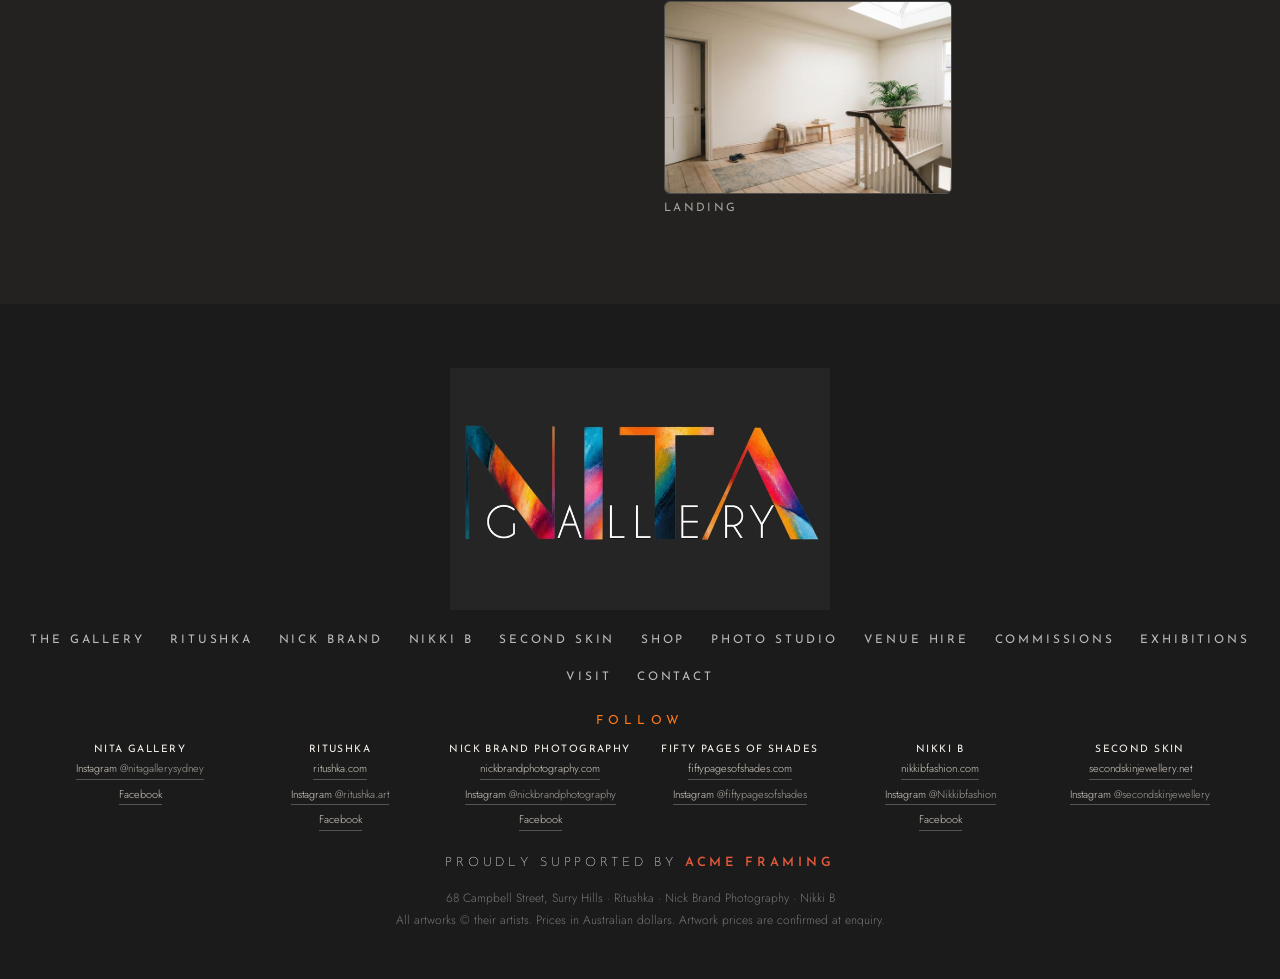
<file: view-on-your-wall.html>
<!doctype html>
<html lang="en-AU">
<head>
<meta charset="utf-8">
<meta name="viewport" content="width=device-width, initial-scale=1">
<title>View Art on Your Wall | NITA Gallery</title>
<meta name="description" content="See Ritushka paintings and prints and Fifty Pages of Shades photographs on your own wall at real size. Photograph your room, even at an angle, and see each work in its oak shadow frame.">
<meta property="og:title" content="View Art on Your Wall | NITA Gallery">
<meta property="og:url" content="https://www.nitagallery.com.au/view-on-your-wall">
<meta property="og:type" content="website">
<meta property="og:description" content="See Ritushka paintings and prints and Fifty Pages of Shades photographs on your own wall at real size. Photograph your room, even at an angle, and see each work in its oak shadow frame.">
<meta property="og:image" content="img/ss/og.jpg">
<link rel="canonical" href="https://www.nitagallery.com.au/view-on-your-wall">
<meta name="theme-color" content="#252525">
<link rel="icon" href="img/brand/favicon.png">
<link rel="preconnect" href="https://fonts.googleapis.com">
<link rel="preconnect" href="https://fonts.gstatic.com" crossorigin>
<link rel="preload" as="style" href="https://fonts.googleapis.com/css2?family=Cormorant+Garamond:ital,wght@1,400;1,500&family=Josefin+Sans:wght@100;200;300;400;600;700&family=Jost:wght@300;400;500&display=swap" onload="this.onload=null;this.rel='stylesheet'">
<noscript><link rel="stylesheet" href="https://fonts.googleapis.com/css2?family=Cormorant+Garamond:ital,wght@1,400;1,500&family=Josefin+Sans:wght@100;200;300;400;600;700&family=Jost:wght@300;400;500&display=swap"></noscript>
<link rel="stylesheet" href="css/style.css?v=615239cf">
<link rel="stylesheet" href="css/bag.css?v=bcbfee5a">
<link rel="stylesheet" href="css/shop.css?v=7c190ab9">
<link rel="stylesheet" href="css/wall.css?v=984ab23d">
<script>document.documentElement.classList.add('js')</script>
</head>
<body class="t-shop">
<div class="curtain start" id="curtain" aria-hidden="true"></div>
<div class="cursor" id="cursor" aria-hidden="true"><span></span></div>

<header class="nav" id="nav">
  <a href="/" class="wordmark" aria-label="NITA Gallery — home"><img src="img/brand/nita-logo-t-s.webp" alt="NITA Gallery" width="420" height="142"></a>
  <nav class="links" id="links" aria-label="Main">
    <a href="/">The Gallery</a><a href="/ritushka">Ritushka</a><a href="/nick-brand">Nick Brand</a><a href="/nikki-b">Nikki B</a><a href="/jewellery">Second Skin</a><a href="/shop">Shop</a><a href="/exhibitions">Exhibitions</a><a href="/venue-hire">Venue hire</a>
    <a href="/#visit" class="pill">Visit</a>
  </nav>
  <button class="burger" id="burger" aria-label="Menu" aria-expanded="false"><i></i><i></i></button>
</header>

<main id="top">
<section class="s-hero">
  <div class="wrap">
    <p class="kicker rv">Try before you buy · NITA Gallery</p>
    <h1 class="s-title rv">View it on<br><em>your wall.</em></h1>
    <p class="s-lede rv">See a painting, print or photograph in your own room at its real size. Swipe through the gallery's works, each in its oak shadow frame, in true perspective.</p>
  </div>
</section>
<section class="wv">
  <div class="wrap" id="wallApp"><p class="small">Loading the artworks…</p></div>
</section>
</main>

<footer class="foot">
  <img src="img/brand/nita-logo.webp" alt="NITA Gallery">
  <nav aria-label="Footer"><a href="/">The Gallery</a><a href="/ritushka">Ritushka</a><a href="/nick-brand">Nick Brand</a><a href="/nikki-b">Nikki B</a><a href="/jewellery">Second Skin</a><a href="/shop">Shop</a><a href="/photo-studio">Photo studio</a><a href="/venue-hire">Venue hire</a><a href="/commissions">Commissions</a><a href="/exhibitions">Exhibitions</a><a href="/visit">Visit</a><a href="/#contact">Contact</a></nav>
  <div class="social"><p class="kicker">Follow</p><ul><li><b>NITA Gallery</b><a href="https://www.instagram.com/nitagallerysydney/" target="_blank" rel="me noopener">Instagram <span>@nitagallerysydney</span></a><a href="https://www.facebook.com/NITAgallerySydney" target="_blank" rel="me noopener">Facebook</a></li><li><b>Ritushka</b><a href="https://www.ritushka.com" target="_blank" rel="noopener">ritushka.com</a><a href="https://www.instagram.com/ritushka.art/" target="_blank" rel="me noopener">Instagram <span>@ritushka.art</span></a><a href="https://www.facebook.com/Ritushka.art" target="_blank" rel="me noopener">Facebook</a></li><li><b>Nick Brand Photography</b><a href="https://www.nickbrandphotography.com" target="_blank" rel="noopener">nickbrandphotography.com</a><a href="https://www.instagram.com/nickbrandphotography/" target="_blank" rel="me noopener">Instagram <span>@nickbrandphotography</span></a><a href="https://www.facebook.com/nickbrandphotography/" target="_blank" rel="me noopener">Facebook</a></li><li><b>Fifty Pages of Shades</b><a href="https://www.fiftypagesofshades.com" target="_blank" rel="noopener">fiftypagesofshades.com</a><a href="https://www.instagram.com/fiftypagesofshades/" target="_blank" rel="me noopener">Instagram <span>@fiftypagesofshades</span></a></li><li><b>Nikki B</b><a href="https://www.nikkibfashion.com" target="_blank" rel="noopener">nikkibfashion.com</a><a href="https://www.instagram.com/Nikkibfashion/" target="_blank" rel="me noopener">Instagram <span>@Nikkibfashion</span></a><a href="https://www.facebook.com/nikkibfashion" target="_blank" rel="me noopener">Facebook</a></li><li><b>Second Skin</b><a href="https://www.secondskinjewellery.net" target="_blank" rel="noopener">secondskinjewellery.net</a><a href="https://www.instagram.com/secondskinjewellery/" target="_blank" rel="me noopener">Instagram <span>@secondskinjewellery</span></a></li></ul></div>
  <p class="support">Proudly supported by <b>ACME Framing</b></p>
  <p class="fine">68 Campbell Street, Surry Hills · Ritushka · Nick Brand Photography · Nikki B<br>
  All artworks © their artists. Prices in Australian dollars. Artwork prices are confirmed at enquiry.</p>
</footer>

<div class="modal" id="modal" hidden role="dialog" aria-modal="true" aria-label="Details">
  <button class="m-close" id="mClose" aria-label="Close">✕</button>
  <button class="m-nav prev" id="mPrev" aria-label="Previous">←</button>
  <button class="m-nav next" id="mNext" aria-label="Next">→</button>
  <div class="m-body">
    <div class="m-img"><img id="mImg" alt=""><div class="m-thumbs" id="mThumbs"></div></div>
    <div class="m-info" id="mInfo"></div>
  </div>
</div>

<script src="data.js?v=bd5b2ae9"></script>
<script src="js/common.js?v=4e7cf535"></script>
<script src="js/bag.js?v=9c532951"></script>
<script src="js/wall.js?v=00311c08"></script>
</body>
</html>
</file>
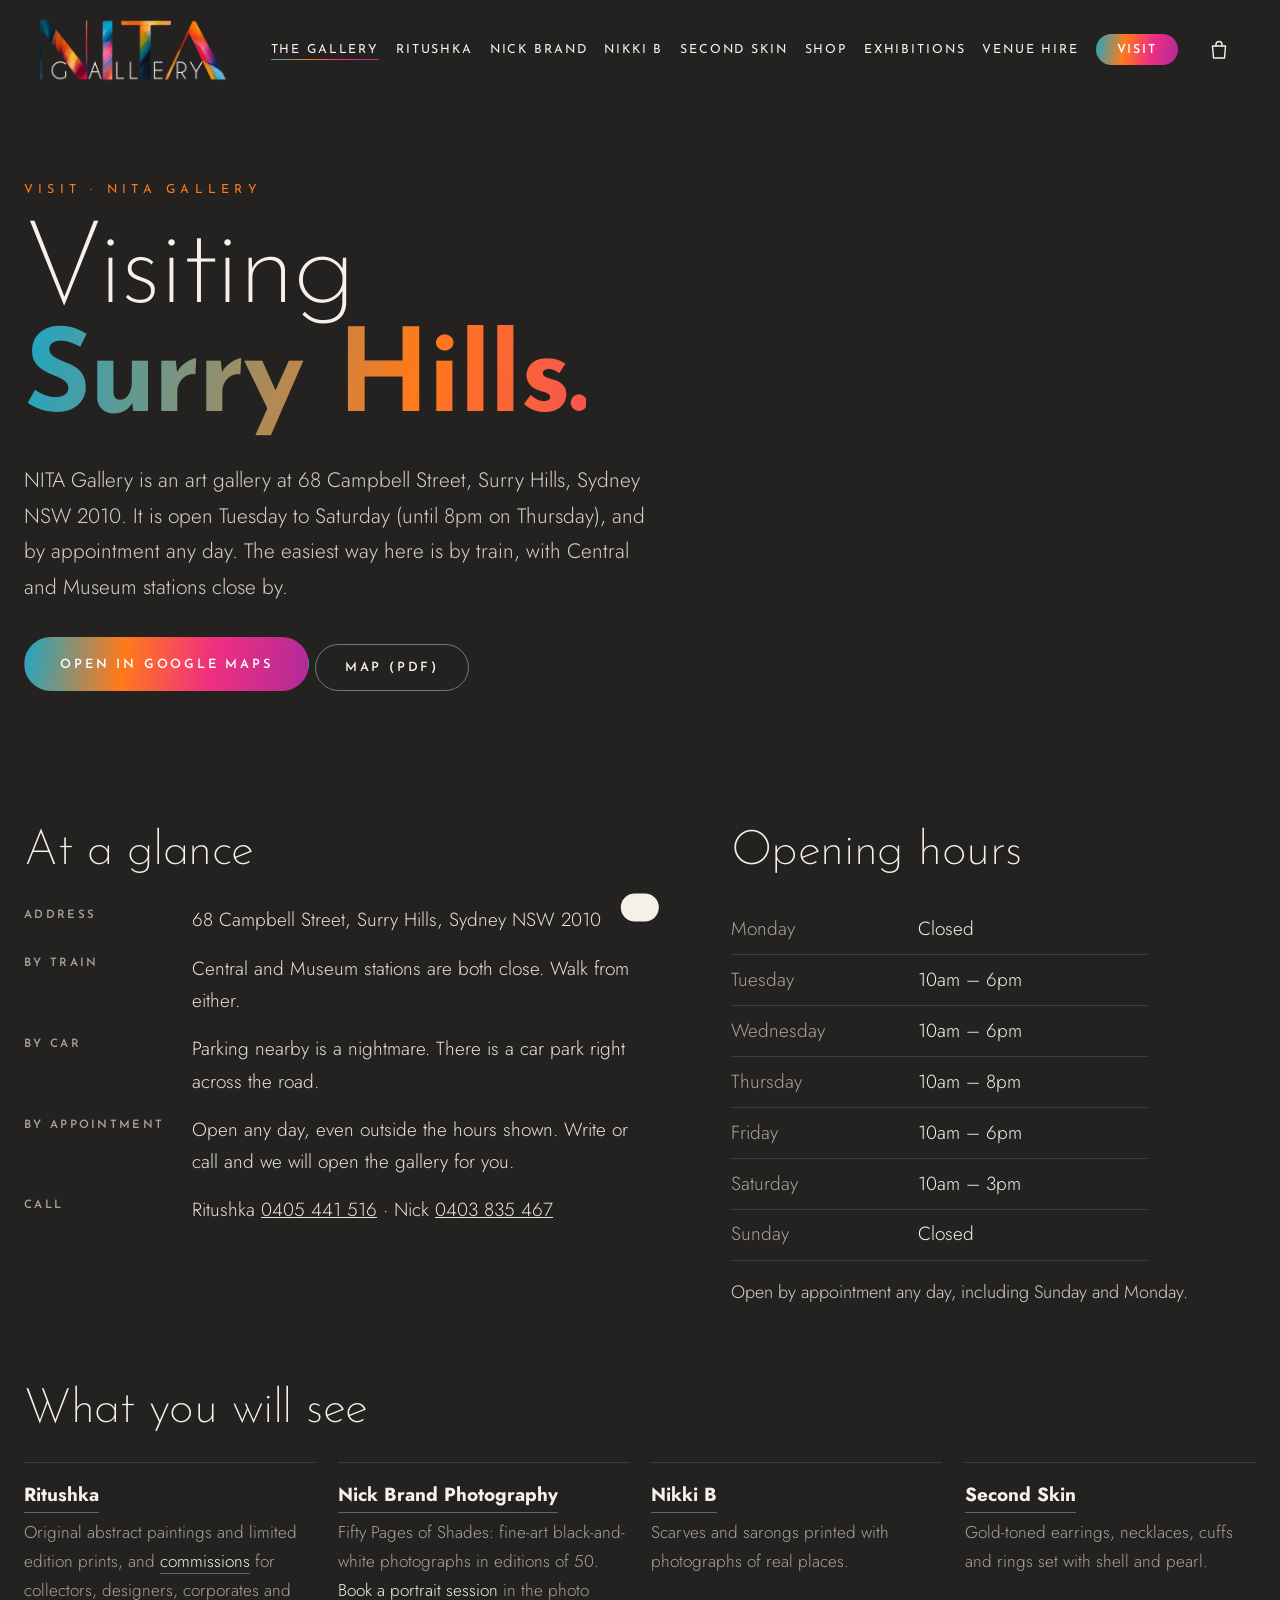
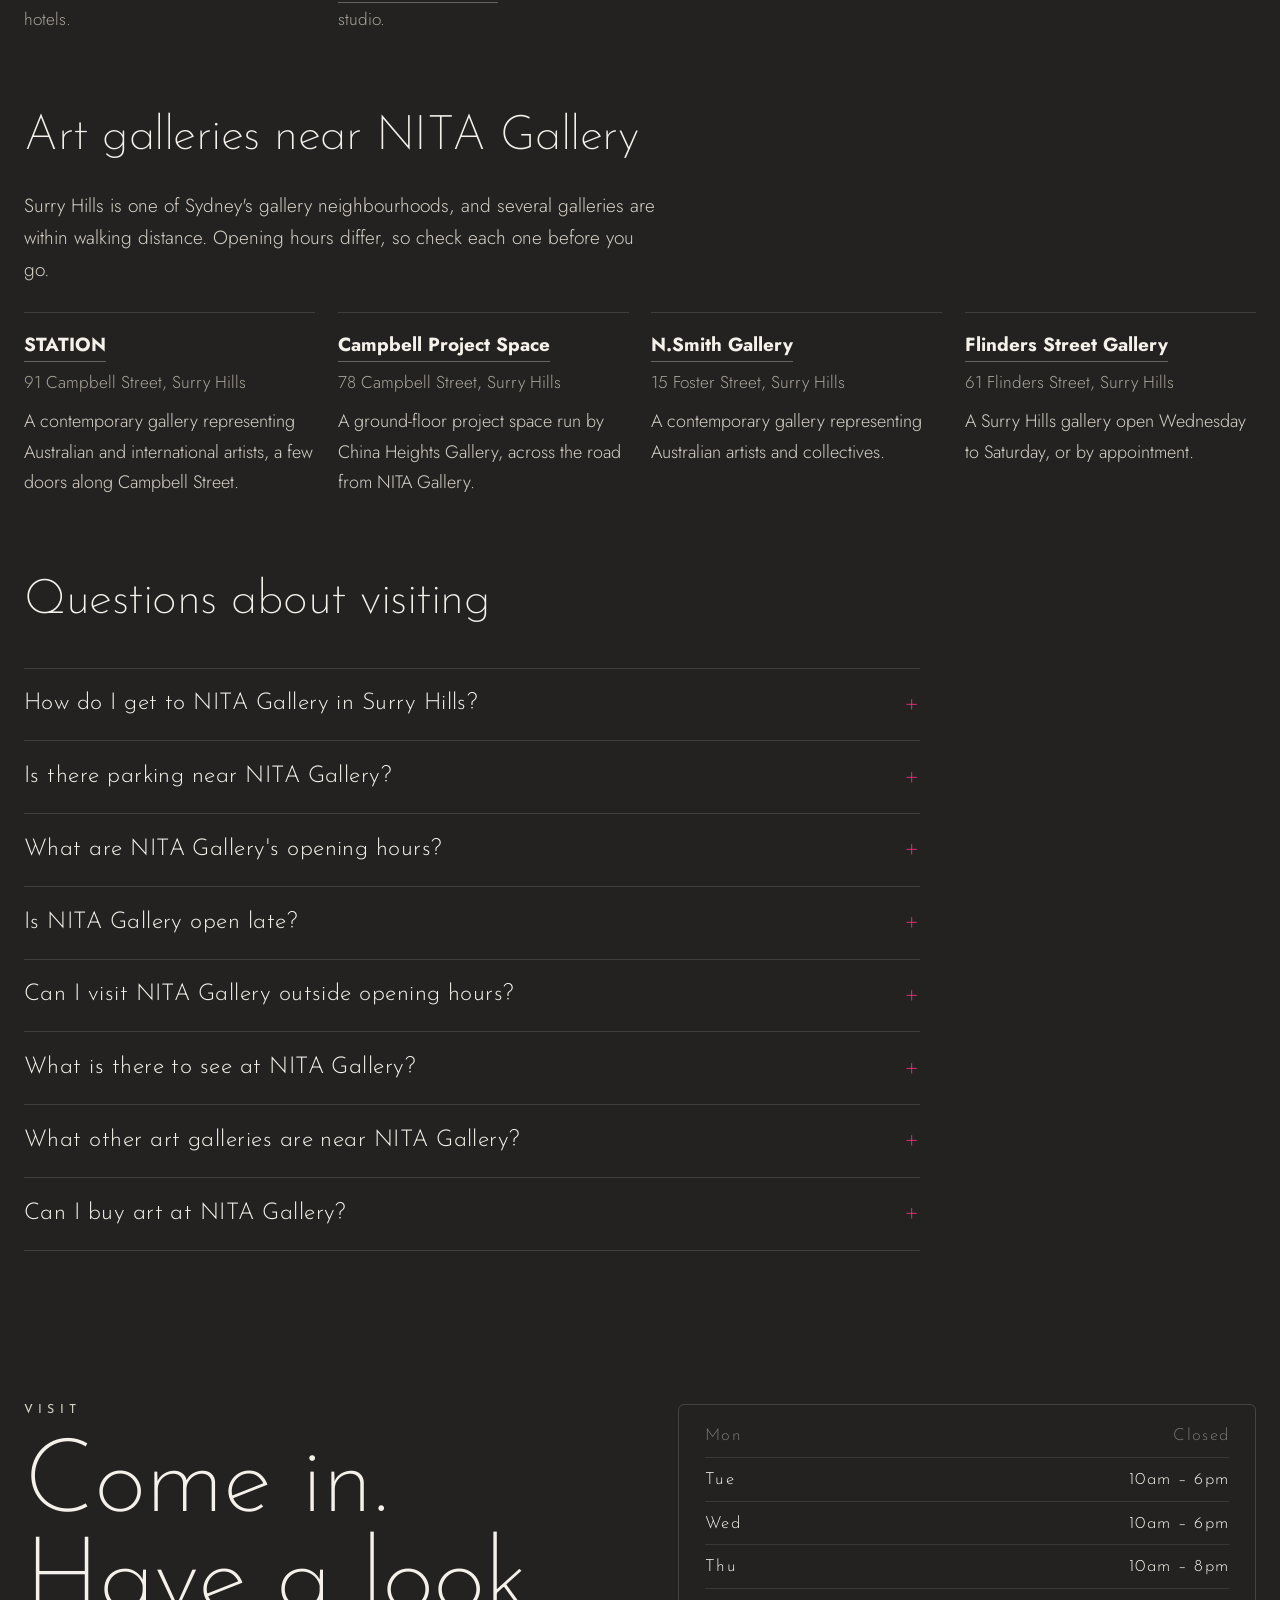
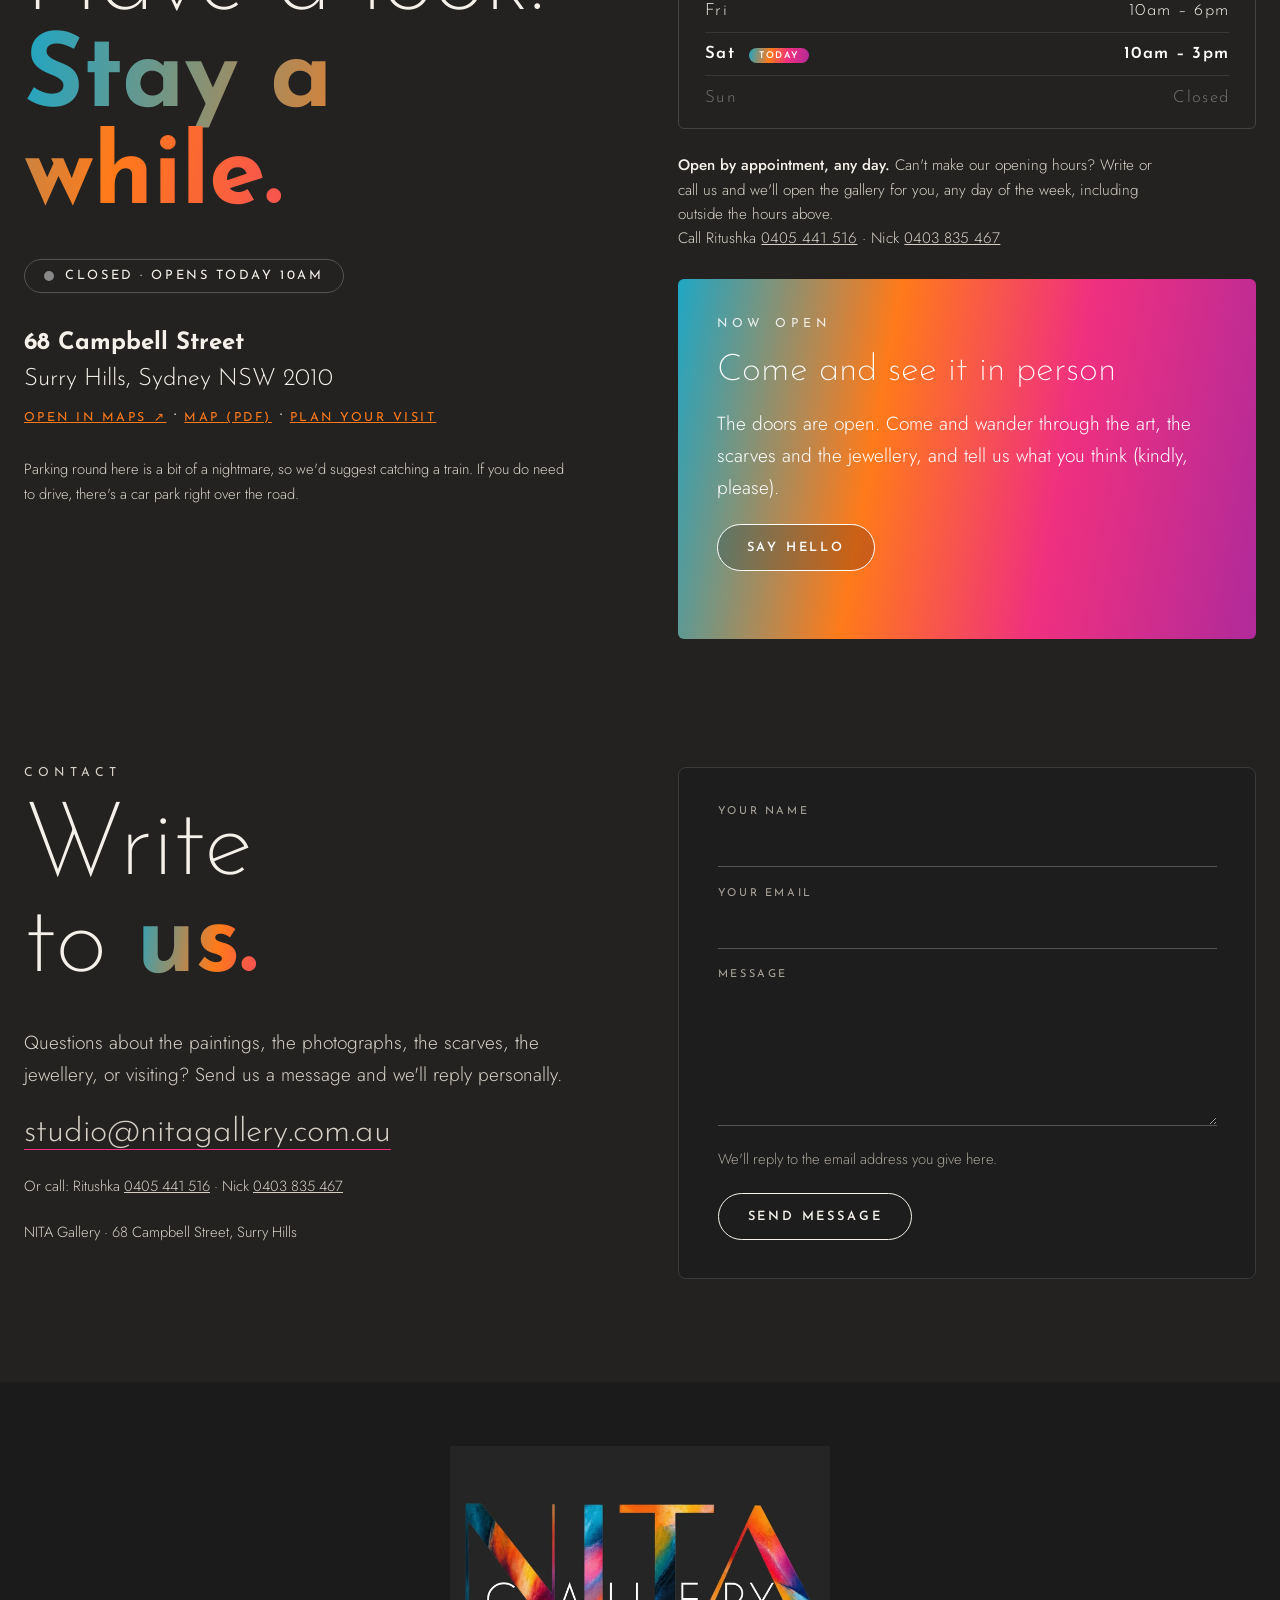
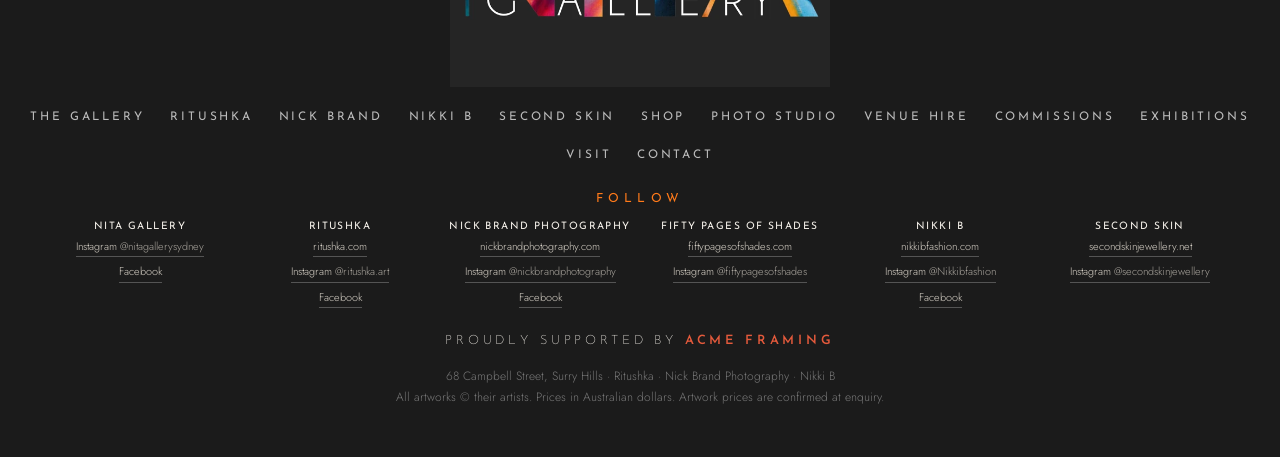
<file: visit.html>
<!doctype html>
<html lang="en-AU">
<head>
<meta charset="utf-8">
<meta name="viewport" content="width=device-width, initial-scale=1">
<title>Visit NITA Gallery | Art Galleries in Surry Hills, Sydney</title>
<meta name="description" content="How to visit NITA Gallery, 68 Campbell Street, Surry Hills: opening hours, getting there by train, parking, appointments and nearby Sydney art galleries.">
<meta property="og:title" content="Visit NITA Gallery | Art Galleries in Surry Hills, Sydney">
<meta property="og:description" content="How to visit NITA Gallery, 68 Campbell Street, Surry Hills: opening hours, getting there by train, parking, appointments and nearby Sydney art galleries.">
<meta property="og:image" content="https://www.nitagallery.com.au/img/brand/og.jpg">
<meta property="og:url" content="https://www.nitagallery.com.au/visit">
<meta property="og:type" content="website">
<meta property="og:site_name" content="NITA Gallery">
<meta property="og:locale" content="en_AU">
<meta name="twitter:card" content="summary_large_image">
<link rel="canonical" href="https://www.nitagallery.com.au/visit">
<link rel="alternate" hreflang="en-au" href="https://www.nitagallery.com.au/visit">
<link rel="alternate" hreflang="x-default" href="https://www.nitagallery.com.au/visit">
<meta name="robots" content="index, follow, max-image-preview:large">
<meta name="theme-color" content="#252525">
<link rel="icon" href="img/brand/favicon.png">
<link rel="preconnect" href="https://fonts.googleapis.com">
<link rel="preconnect" href="https://fonts.gstatic.com" crossorigin>
<link rel="preload" as="style" href="https://fonts.googleapis.com/css2?family=Cormorant+Garamond:ital,wght@1,400;1,500&family=Josefin+Sans:wght@100;200;300;400;600;700&family=Jost:wght@300;400;500&display=swap" onload="this.onload=null;this.rel='stylesheet'">
<noscript><link rel="stylesheet" href="https://fonts.googleapis.com/css2?family=Cormorant+Garamond:ital,wght@1,400;1,500&family=Josefin+Sans:wght@100;200;300;400;600;700&family=Jost:wght@300;400;500&display=swap"></noscript>
<link rel="stylesheet" href="css/style.css?v=615239cf">
<link rel="stylesheet" href="css/bag.css?v=bcbfee5a">
<link rel="stylesheet" href="css/shop.css?v=7c190ab9"><link rel="stylesheet" href="css/visit.css?v=07d8ab7a">
<script>document.documentElement.classList.add('js')</script>
<script type="application/ld+json">{"@context":"https://schema.org","@type":"BreadcrumbList","itemListElement":[{"@type":"ListItem","position":1,"name":"NITA Gallery","item":"https://www.nitagallery.com.au/"},{"@type":"ListItem","position":2,"name":"Visit","item":"https://www.nitagallery.com.au/visit"}]}</script><script type="application/ld+json">{"@context":"https://schema.org","@type":"FAQPage","mainEntity":[{"@type":"Question","name":"How do I get to NITA Gallery in Surry Hills?","acceptedAnswer":{"@type":"Answer","text":"NITA Gallery is at 68 Campbell Street, Surry Hills, Sydney NSW 2010. The easiest way is by train: Central and Museum stations are both close, and you finish on foot. A map with a Google Maps link is at https://www.nitagallery.com.au/nita-gallery-map.pdf."}},{"@type":"Question","name":"Is there parking near NITA Gallery?","acceptedAnswer":{"@type":"Answer","text":"Parking around Campbell Street is limited and hard to find, so we suggest catching a train. If you do need to drive, there is a car park right across the road from the gallery."}},{"@type":"Question","name":"What are NITA Gallery's opening hours?","acceptedAnswer":{"@type":"Answer","text":"NITA Gallery is open Tuesday and Wednesday 10am to 6pm, Thursday 10am to 8pm, Friday 10am to 6pm and Saturday 10am to 3pm. It is closed on Sunday and Monday, but open by appointment any day."}},{"@type":"Question","name":"Is NITA Gallery open late?","acceptedAnswer":{"@type":"Answer","text":"Yes. NITA Gallery is open until 8pm on Thursday, which is a good evening to visit after work."}},{"@type":"Question","name":"Can I visit NITA Gallery outside opening hours?","acceptedAnswer":{"@type":"Answer","text":"Yes. NITA Gallery is open by appointment any day of the week, including outside the advertised hours. Call Ritushka on 0405 441 516 or Nick on 0403 835 467, or write to studio@nitagallery.com.au, and the gallery will be opened for you."}},{"@type":"Question","name":"What is there to see at NITA Gallery?","acceptedAnswer":{"@type":"Answer","text":"Abstract paintings and limited edition prints by Ritushka, fine-art black-and-white photography by Nick Brand Photography (Fifty Pages of Shades), Nikki B scarves and sarongs printed with photographs of real places, and Second Skin jewellery. Ritushka's painting studio and Nick Brand's photo studio are in the same building."}},{"@type":"Question","name":"What other art galleries are near NITA Gallery?","acceptedAnswer":{"@type":"Answer","text":"Other Surry Hills galleries within easy reach include STATION, 91 Campbell Street, Surry Hills; Campbell Project Space, 78 Campbell Street, Surry Hills; N.Smith Gallery, 15 Foster Street, Surry Hills; Flinders Street Gallery, 61 Flinders Street, Surry Hills. Opening hours differ, so check each gallery before you go."}},{"@type":"Question","name":"Can I buy art at NITA Gallery?","acceptedAnswer":{"@type":"Answer","text":"Yes. Paintings, prints, photographs, scarves and jewellery can be bought in the gallery or online at https://www.nitagallery.com.au/shop, with delivery worldwide."}}]}</script><script type="application/ld+json">{"@context":"https://schema.org","@type":"WebPage","@id":"https://www.nitagallery.com.au/visit#page","url":"https://www.nitagallery.com.au/visit","name":"Visit NITA Gallery | Art Galleries in Surry Hills, Sydney","description":"How to visit NITA Gallery, 68 Campbell Street, Surry Hills: opening hours, getting there by train, parking, appointments and nearby Sydney art galleries.","inLanguage":"en-AU","isPartOf":{"@id":"https://www.nitagallery.com.au/#website"},"about":{"@id":"https://www.nitagallery.com.au/#gallery"},"primaryImageOfPage":"https://www.nitagallery.com.au/img/brand/og.jpg","speakable":{"@type":"SpeakableSpecification","cssSelector":[".answer","h1"]},"mentions":[{"@type":"ArtGallery","name":"STATION","address":"91 Campbell Street, Surry Hills","url":"https://artguide.com.au/gallery/station-sydney"},{"@type":"ArtGallery","name":"Campbell Project Space","address":"78 Campbell Street, Surry Hills","url":"https://timeout.com/sydney/art/campbell-project-space"},{"@type":"ArtGallery","name":"N.Smith Gallery","address":"15 Foster Street, Surry Hills","url":"https://nsmithgallery.com/"},{"@type":"ArtGallery","name":"Flinders Street Gallery","address":"61 Flinders Street, Surry Hills","url":"https://artguide.com.au/gallery/flinders-street-gallery"}]}</script></head>
<body class="t-shop">
<div class="curtain start" id="curtain" aria-hidden="true"></div>
<div class="cursor" id="cursor" aria-hidden="true"><span></span></div>

<header class="nav" id="nav">
  <a href="/" class="wordmark" aria-label="NITA Gallery — home"><img src="img/brand/nita-logo-t-s.webp" alt="NITA Gallery" width="420" height="142"></a>
  <nav class="links" id="links" aria-label="Main">
    <a href="/" aria-current="page">The Gallery</a><a href="/ritushka">Ritushka</a><a href="/nick-brand">Nick Brand</a><a href="/nikki-b">Nikki B</a><a href="/jewellery">Second Skin</a><a href="/shop">Shop</a><a href="/exhibitions">Exhibitions</a><a href="/venue-hire">Venue hire</a>
    <a href="/#visit" class="pill">Visit</a>
  </nav>
  <button class="burger" id="burger" aria-label="Menu" aria-expanded="false"><i></i><i></i></button>
</header>

<main id="top">
<section class="s-hero">
  <div class="wrap">
    <p class="kicker rv">Visit · NITA Gallery</p>
    <h1 class="s-title rv">Visiting<br><em>Surry Hills.</em></h1>
    <p class="s-lede answer rv">NITA Gallery is an art gallery at 68 Campbell Street, Surry Hills, Sydney NSW 2010. It is open Tuesday to Saturday (until 8pm on Thursday), and by appointment any day. The easiest way here is by train, with Central and Museum stations close by.</p>
    <p class="rv"><a class="btn lg magnetic" href="https://www.google.com/maps/search/?api=1&amp;query=NITA+Gallery+68+Campbell+Street+Surry+Hills+NSW+2010" target="_blank" rel="noopener"><span>Open in Google Maps</span></a> <a class="btn ghost magnetic" href="nita-gallery-map.pdf" target="_blank" rel="noopener"><span>Map (PDF)</span></a></p>
  </div>
</section>

<section class="v-sec" aria-labelledby="vGlance">
  <div class="wrap v-grid">
    <div>
      <h2 id="vGlance" class="v-h">At a glance</h2>
      <dl class="v-dl">
        <dt>Address</dt><dd>68 Campbell Street, Surry Hills, Sydney NSW 2010</dd>
        <dt>By train</dt><dd>Central and Museum stations are both close. Walk from either.</dd>
        <dt>By car</dt><dd>Parking nearby is a nightmare. There is a car park right across the road.</dd>
        <dt>By appointment</dt><dd>Open any day, even outside the hours shown. Write or call and we will open the gallery for you.</dd>
        <dt>Call</dt><dd>Ritushka <a href="tel:0405441516">0405 441 516</a> · Nick <a href="tel:0403835467">0403 835 467</a></dd>
      </dl>
    </div>
    <div>
      <h2 class="v-h">Opening hours</h2>
      <table class="v-hours"><tbody><tr><th scope="row">Monday</th><td>Closed</td></tr><tr><th scope="row">Tuesday</th><td>10am – 6pm</td></tr><tr><th scope="row">Wednesday</th><td>10am – 6pm</td></tr><tr><th scope="row">Thursday</th><td>10am – 8pm</td></tr><tr><th scope="row">Friday</th><td>10am – 6pm</td></tr><tr><th scope="row">Saturday</th><td>10am – 3pm</td></tr><tr><th scope="row">Sunday</th><td>Closed</td></tr></tbody></table>
      <p class="v-note">Open by appointment any day, including Sunday and Monday.</p>
    </div>
  </div>
</section>

<section class="v-sec" aria-labelledby="vSee">
  <div class="wrap">
    <h2 id="vSee" class="v-h">What you will see</h2>
    <ul class="v-see">
      <li><a href="/ritushka"><b>Ritushka</b></a><span>Original abstract paintings and limited edition prints, and <a href="/commissions">commissions</a> for collectors, designers, corporates and hotels.</span></li>
      <li><a href="/nick-brand"><b>Nick Brand Photography</b></a><span>Fifty Pages of Shades: fine-art black-and-white photographs in editions of 50. <a href="/photo-studio">Book a portrait session</a> in the photo studio.</span></li>
      <li><a href="/nikki-b"><b>Nikki B</b></a><span>Scarves and sarongs printed with photographs of real places.</span></li>
      <li><a href="/jewellery"><b>Second Skin</b></a><span>Gold-toned earrings, necklaces, cuffs and rings set with shell and pearl.</span></li>
    </ul>
  </div>
</section>

<section class="v-sec" aria-labelledby="vNear">
  <div class="wrap">
    <h2 id="vNear" class="v-h">Art galleries near NITA Gallery</h2>
    <p class="v-p">Surry Hills is one of Sydney's gallery neighbourhoods, and several galleries are within walking distance. Opening hours differ, so check each one before you go.</p>
    <ul class="v-near"><li><a href="https://artguide.com.au/gallery/station-sydney" target="_blank" rel="noopener"><b>STATION</b></a><span>91 Campbell Street, Surry Hills</span><p>A contemporary gallery representing Australian and international artists, a few doors along Campbell Street.</p></li><li><a href="https://timeout.com/sydney/art/campbell-project-space" target="_blank" rel="noopener"><b>Campbell Project Space</b></a><span>78 Campbell Street, Surry Hills</span><p>A ground-floor project space run by China Heights Gallery, across the road from NITA Gallery.</p></li><li><a href="https://nsmithgallery.com/" target="_blank" rel="noopener"><b>N.Smith Gallery</b></a><span>15 Foster Street, Surry Hills</span><p>A contemporary gallery representing Australian artists and collectives.</p></li><li><a href="https://artguide.com.au/gallery/flinders-street-gallery" target="_blank" rel="noopener"><b>Flinders Street Gallery</b></a><span>61 Flinders Street, Surry Hills</span><p>A Surry Hills gallery open Wednesday to Saturday, or by appointment.</p></li></ul>
  </div>
</section>

<section class="v-sec faq" id="faq" aria-labelledby="vFaq">
  <div class="wrap">
    <h2 id="vFaq" class="v-h">Questions about visiting</h2>
    <div class="qa-list"><details class="qa"><summary>How do I get to NITA Gallery in Surry Hills?</summary><p>NITA Gallery is at 68 Campbell Street, Surry Hills, Sydney NSW 2010. The easiest way is by train: Central and Museum stations are both close, and you finish on foot. A map with a Google Maps link is at https://www.nitagallery.com.au/nita-gallery-map.pdf.</p></details><details class="qa"><summary>Is there parking near NITA Gallery?</summary><p>Parking around Campbell Street is limited and hard to find, so we suggest catching a train. If you do need to drive, there is a car park right across the road from the gallery.</p></details><details class="qa"><summary>What are NITA Gallery&#x27;s opening hours?</summary><p>NITA Gallery is open Tuesday and Wednesday 10am to 6pm, Thursday 10am to 8pm, Friday 10am to 6pm and Saturday 10am to 3pm. It is closed on Sunday and Monday, but open by appointment any day.</p></details><details class="qa"><summary>Is NITA Gallery open late?</summary><p>Yes. NITA Gallery is open until 8pm on Thursday, which is a good evening to visit after work.</p></details><details class="qa"><summary>Can I visit NITA Gallery outside opening hours?</summary><p>Yes. NITA Gallery is open by appointment any day of the week, including outside the advertised hours. Call Ritushka on 0405 441 516 or Nick on 0403 835 467, or write to studio@nitagallery.com.au, and the gallery will be opened for you.</p></details><details class="qa"><summary>What is there to see at NITA Gallery?</summary><p>Abstract paintings and limited edition prints by Ritushka, fine-art black-and-white photography by Nick Brand Photography (Fifty Pages of Shades), Nikki B scarves and sarongs printed with photographs of real places, and Second Skin jewellery. Ritushka&#x27;s painting studio and Nick Brand&#x27;s photo studio are in the same building.</p></details><details class="qa"><summary>What other art galleries are near NITA Gallery?</summary><p>Other Surry Hills galleries within easy reach include STATION, 91 Campbell Street, Surry Hills; Campbell Project Space, 78 Campbell Street, Surry Hills; N.Smith Gallery, 15 Foster Street, Surry Hills; Flinders Street Gallery, 61 Flinders Street, Surry Hills. Opening hours differ, so check each gallery before you go.</p></details><details class="qa"><summary>Can I buy art at NITA Gallery?</summary><p>Yes. Paintings, prints, photographs, scarves and jewellery can be bought in the gallery or online at https://www.nitagallery.com.au/shop, with delivery worldwide.</p></details></div>
  </div>
</section>

<section class="sec visit" id="visit">
  <div class="wrap grid2">
    <div class="copy">
      <p class="kicker rv">Visit</p>
      <h2 class="big rv">Come in.<br>Have a look.<br><em>Stay a while.</em></h2>
      <div class="open-now rv" data-opennow><i></i><span>See opening hours below</span></div>
      <address class="rv">
        <b>68 Campbell Street</b><br>Surry Hills, Sydney NSW 2010<br>
        <a href="https://www.google.com/maps/search/?api=1&query=68+Campbell+Street+Surry+Hills+NSW" target="_blank" rel="noopener">Open in Maps ↗</a> · <a href="nita-gallery-map.pdf" target="_blank" rel="noopener">Map (PDF)</a> · <a href="/visit">Plan your visit</a>
      </address>
      <p class="rv small">Parking round here is a bit of a nightmare, so we'd suggest catching a train. If you do need to drive, there's a car park right over the road.</p>
    </div>
    <div class="side">
      <div class="hours rv" data-hours aria-label="Opening hours"><div class="closed"><span>Mon</span><span>Closed</span></div><div class=""><span>Tue</span><span>10am – 6pm</span></div><div class=""><span>Wed</span><span>10am – 6pm</span></div><div class=""><span>Thu</span><span>10am – 8pm</span></div><div class=""><span>Fri</span><span>10am – 6pm</span></div><div class=""><span>Sat</span><span>10am – 3pm</span></div><div class="closed"><span>Sun</span><span>Closed</span></div></div>
      <p class="appt rv"><b>Open by appointment, any day.</b> Can't make our opening hours? Write or call us and we'll open the gallery for you, any day of the week, including outside the hours above.<br>Call Ritushka <a href="tel:0405441516">0405 441 516</a> · Nick <a href="tel:0403835467">0403 835 467</a></p>
      <div class="invite rv">
        <p class="kicker">Now open</p>
        <h3>Come and see it in person</h3>
        <p>The doors are open. Come and wander through the art, the scarves and the jewellery, and tell us what you think (kindly, please).</p>
        <p><a class="btn magnetic" data-mail="gallery" data-subject="Visiting NITA Gallery" href="#"><span>Say hello</span></a></p>
      </div>
    </div>
  </div>
</section>

<section class="sec contact" id="contact">
  <div class="wrap grid2">
    <div class="copy">
      <p class="kicker rv">Contact</p>
      <h2 class="big rv">Write<br>to <em>us.</em></h2>
      <p class="rv">Questions about the paintings, the photographs, the scarves, the jewellery, or visiting? Send us a message and we'll reply personally.</p>
      <p class="rv big-mail"><a href="mailto:studio@nitagallery.com.au">studio@nitagallery.com.au</a></p>
      <p class="rv small">Or call: Ritushka <a href="tel:0405441516">0405 441 516</a> · Nick <a href="tel:0403835467">0403 835 467</a></p>
      <p class="rv small">NITA Gallery · 68 Campbell Street, Surry Hills</p>
    </div>
    <form class="c-form rv" id="contactForm" novalidate>
      <label>Your name<input name="name" autocomplete="name" required maxlength="100"></label>
      <label>Your email<input name="email" type="email" autocomplete="email" required maxlength="200"></label>
      <label>Message<textarea name="message" rows="5" required maxlength="4000"></textarea></label>
      <label class="hp" aria-hidden="true">Website<input name="website" tabindex="-1" autocomplete="off"></label>
      <p class="small" id="cfNote">We'll reply to the email address you give here.</p>
      <button class="btn magnetic" type="submit"><span>Send message</span></button>
    </form>
  </div>
</section>

</main>

<footer class="foot">
  <img src="img/brand/nita-logo.webp" alt="NITA Gallery">
  <nav aria-label="Footer"><a href="/">The Gallery</a><a href="/ritushka">Ritushka</a><a href="/nick-brand">Nick Brand</a><a href="/nikki-b">Nikki B</a><a href="/jewellery">Second Skin</a><a href="/shop">Shop</a><a href="/photo-studio">Photo studio</a><a href="/venue-hire">Venue hire</a><a href="/commissions">Commissions</a><a href="/exhibitions">Exhibitions</a><a href="/visit">Visit</a><a href="/#contact">Contact</a></nav>
  <div class="social"><p class="kicker">Follow</p><ul><li><b>NITA Gallery</b><a href="https://www.instagram.com/nitagallerysydney/" target="_blank" rel="me noopener">Instagram <span>@nitagallerysydney</span></a><a href="https://www.facebook.com/NITAgallerySydney" target="_blank" rel="me noopener">Facebook</a></li><li><b>Ritushka</b><a href="https://www.ritushka.com" target="_blank" rel="noopener">ritushka.com</a><a href="https://www.instagram.com/ritushka.art/" target="_blank" rel="me noopener">Instagram <span>@ritushka.art</span></a><a href="https://www.facebook.com/Ritushka.art" target="_blank" rel="me noopener">Facebook</a></li><li><b>Nick Brand Photography</b><a href="https://www.nickbrandphotography.com" target="_blank" rel="noopener">nickbrandphotography.com</a><a href="https://www.instagram.com/nickbrandphotography/" target="_blank" rel="me noopener">Instagram <span>@nickbrandphotography</span></a><a href="https://www.facebook.com/nickbrandphotography/" target="_blank" rel="me noopener">Facebook</a></li><li><b>Fifty Pages of Shades</b><a href="https://www.fiftypagesofshades.com" target="_blank" rel="noopener">fiftypagesofshades.com</a><a href="https://www.instagram.com/fiftypagesofshades/" target="_blank" rel="me noopener">Instagram <span>@fiftypagesofshades</span></a></li><li><b>Nikki B</b><a href="https://www.nikkibfashion.com" target="_blank" rel="noopener">nikkibfashion.com</a><a href="https://www.instagram.com/Nikkibfashion/" target="_blank" rel="me noopener">Instagram <span>@Nikkibfashion</span></a><a href="https://www.facebook.com/nikkibfashion" target="_blank" rel="me noopener">Facebook</a></li><li><b>Second Skin</b><a href="https://www.secondskinjewellery.net" target="_blank" rel="noopener">secondskinjewellery.net</a><a href="https://www.instagram.com/secondskinjewellery/" target="_blank" rel="me noopener">Instagram <span>@secondskinjewellery</span></a></li></ul></div>
  <p class="support">Proudly supported by <b>ACME Framing</b></p>
  <p class="fine">68 Campbell Street, Surry Hills · Ritushka · Nick Brand Photography · Nikki B<br>
  All artworks © their artists. Prices in Australian dollars. Artwork prices are confirmed at enquiry.</p>
</footer>

<div class="modal" id="modal" hidden role="dialog" aria-modal="true" aria-label="Details">
  <button class="m-close" id="mClose" aria-label="Close">✕</button>
  <button class="m-nav prev" id="mPrev" aria-label="Previous">←</button>
  <button class="m-nav next" id="mNext" aria-label="Next">→</button>
  <div class="m-body">
    <div class="m-img"><img id="mImg" alt=""><div class="m-thumbs" id="mThumbs"></div></div>
    <div class="m-info" id="mInfo"></div>
  </div>
</div>

<script src="data.js?v=bd5b2ae9"></script>
<script src="js/common.js?v=4e7cf535"></script>
<script src="js/bag.js?v=9c532951"></script>
<script src="js/shop.js?v=4d2c16fd"></script>
</body>
</html>
</file>
<file: css/style.css>
﻿:root{
  --bg:#252525; --bg2:#1b1b1b; --ink:#f5f1ea; --mute:#a9a39a;
  --teal:#1fa6c4; --orange:#ff7a1a; --pink:#f0307f; --magenta:#b02a9a; --yellow:#ffc21a; --blue:#0d4f8b;
  --grad:linear-gradient(100deg,var(--teal),var(--orange) 35%,var(--pink) 65%,var(--magenta));
  --display:'Josefin Sans','Century Gothic',system-ui,sans-serif;
  --body:'Jost','Helvetica Neue',system-ui,sans-serif;
  --serif:'Cormorant Garamond',Georgia,serif;
  --ease:cubic-bezier(.2,.8,.2,1);
  --navbg:rgba(37,37,37,.78); --menubg:rgba(27,27,27,.97);
}
*{box-sizing:border-box;margin:0;padding:0}
html{overflow-x:clip;scroll-behavior:smooth;-webkit-text-size-adjust:100%}
body{background:var(--bg);color:var(--ink);font:300 clamp(16px,1.05vw + 10px,19px)/1.7 var(--body);overflow-x:hidden}
img{display:block;max-width:100%}
a{color:inherit}
button{font:inherit;color:inherit;background:none;border:0;cursor:pointer}
::selection{background:var(--pink);color:#fff}
.wrap{width:min(1240px,100% - 3rem);margin-inline:auto}
.big{font:200 clamp(3rem,8vw,7.5rem)/.95 var(--display);letter-spacing:-.01em}
.big em,.big span{font-style:normal;font-weight:700;background:var(--grad);-webkit-background-clip:text;background-clip:text;color:transparent;background-size:200% 100%;animation:slide 8s linear infinite alternate}
.kicker,.eyebrow{font:400 .78rem/1 var(--display);letter-spacing:.42em;text-transform:uppercase;color:var(--orange);margin-bottom:1.4rem}
.serif,blockquote{font:italic 500 clamp(1.5rem,3vw,2.4rem)/1.25 var(--serif)}
.small{font-size:.92rem;color:var(--mute)}
.sub{font:200 clamp(1.2rem,2vw,1.6rem) var(--display);letter-spacing:.3em;text-transform:uppercase;margin:6rem 0 2rem;color:var(--mute)}
@keyframes slide{to{background-position:100% 0}}

/* reveal */
.js .rv{opacity:0;transform:translateY(46px);transition:opacity 1s var(--ease),transform 1s var(--ease)}
.js .rv.in{opacity:1;transform:none}
.js [data-split] .w{display:inline-block;overflow:hidden;vertical-align:top}
.js [data-split] .w>span{display:inline-block;transform:translateY(110%) rotate(5deg);transition:transform 1s var(--ease);transition-delay:calc(var(--i)*55ms)}
.js [data-split].in .w>span{transform:none}

/* loader */
.loader{position:fixed;inset:0;z-index:100;background:var(--bg);display:grid;place-content:center;gap:1.5rem;justify-items:center;transition:transform 1.1s var(--ease) .1s}
.loader img{width:min(520px,70vw);animation:pulse 1.6s ease-in-out infinite}
.loader-bar{width:min(240px,50vw);height:2px;background:#444;overflow:hidden}
.loader-bar i{display:block;height:100%;width:100%;background:var(--grad);transform-origin:left;animation:load 1.3s var(--ease) forwards}
.loader.out{transform:translateY(-100%)}
@keyframes pulse{50%{transform:scale(1.03);opacity:.85}}
@keyframes load{from{transform:scaleX(0)}}

/* cursor */
.cursor{position:fixed;left:0;top:0;z-index:90;pointer-events:none;mix-blend-mode:difference;display:none}
.cursor span{display:block;width:16px;height:16px;margin:-8px 0 0 -8px;border-radius:50%;background:#fff;transition:transform .35s var(--ease)}
.cursor.big span{transform:scale(3.4)}
.cursor{display:none!important}

/* nav */
.nav{position:fixed;inset:0 0 auto 0;z-index:50;display:flex;justify-content:space-between;align-items:center;padding:1.1rem clamp(1rem,3vw,2.5rem);transition:padding .4s}
.nav::before{content:"";position:absolute;inset:0;z-index:-1;background:var(--navbg);backdrop-filter:blur(14px);opacity:0;transition:opacity .4s}
.nav.solid::before{opacity:1}
.nav.solid{padding-block:.7rem}
.wordmark{display:block;text-decoration:none}
.wordmark img{height:64px;width:auto;transition:height .4s}
.nav.solid .wordmark img{height:52px}
.links{display:flex;gap:clamp(1rem,2.2vw,2.2rem);align-items:center}
.links a{text-decoration:none;font:400 .78rem var(--display);letter-spacing:.24em;text-transform:uppercase;position:relative;padding:.3rem 0}
.links a:not(.pill)::after{content:"";position:absolute;left:0;bottom:0;height:1px;width:100%;background:var(--grad);transform:scaleX(0);transform-origin:right;transition:transform .5s var(--ease)}
.links a:not(.pill):hover::after{transform:scaleX(1);transform-origin:left}
.links .pill{padding:.6rem 1.3rem;border-radius:99px;background:var(--grad);color:#fff;font-weight:600}
.burger{display:none;width:44px;height:44px;position:relative}
.burger i{position:absolute;left:10px;right:10px;height:2px;background:var(--ink);transition:.4s var(--ease)}
.burger i:first-child{top:17px}.burger i:last-child{top:25px}
.burger[aria-expanded=true] i:first-child{top:21px;transform:rotate(45deg)}
.burger[aria-expanded=true] i:last-child{top:21px;transform:rotate(-45deg)}

/* buttons */
.btn{display:inline-block;text-decoration:none;font:600 .8rem var(--display);letter-spacing:.22em;text-transform:uppercase;padding:1rem 1.8rem;border-radius:99px;border:1px solid var(--ink);position:relative;overflow:hidden;isolation:isolate;transition:color .4s,border-color .4s,transform .3s}
.btn::before{content:"";position:absolute;inset:0;background:var(--grad);transform:translateY(101%);transition:transform .5s var(--ease);z-index:-1}
.btn:hover{border-color:transparent;color:#fff}.btn:hover::before{transform:none}
.btn.lg{padding:1.2rem 2.2rem;background:var(--grad);border-color:transparent;color:#fff}
.btn.lg::before{background:var(--ink)}.btn.lg:hover{color:var(--bg)}
.btn.ghost{border-color:#777}
.btn span{display:inline-block;transition:transform .2s}

/* hero */
.hero{position:relative;min-height:100svh;display:grid;place-items:center;overflow:hidden;padding:7rem 1.5rem 5rem;isolation:isolate}
#blobs{position:absolute;inset:0;width:100%;height:100%;z-index:-2}
.hero-inner{text-align:center;position:relative;z-index:2}
.logotype{margin:.5rem auto 2rem;width:min(860px,88vw);line-height:0;animation:logoin 1.6s var(--ease) .6s backwards}
.logotype img{width:100%;height:auto;animation:logofloat 8s ease-in-out infinite;filter:drop-shadow(0 20px 50px rgba(0,0,0,.45))}
@keyframes logoin{from{opacity:0;transform:scale(.88) translateY(30px);filter:blur(14px)}}
@keyframes logofloat{50%{transform:translateY(-10px) scale(1.012)}}
.hero-sub{font:300 clamp(.9rem,1.6vw,1.2rem) var(--display);letter-spacing:.3em;text-transform:uppercase;margin-bottom:2.2rem}
.hero-sub i{color:var(--orange);font-style:normal;margin-inline:.4em}
.hero-cta{display:flex;gap:1rem;justify-content:center;flex-wrap:wrap}
.countdown{display:flex;justify-content:center;align-items:center;gap:clamp(.8rem,2.5vw,2rem);margin-top:3rem;flex-wrap:wrap}
.countdown[hidden]{display:none}
.countdown div{display:grid;text-align:center;min-width:3.8rem}
.countdown b{font:200 clamp(2rem,4.5vw,3.4rem)/1 var(--display);font-variant-numeric:tabular-nums}
.countdown small{font:400 .62rem var(--display);letter-spacing:.3em;text-transform:uppercase;color:var(--mute)}
.countdown p{font-size:.85rem;color:var(--mute);text-align:left;line-height:1.4;border-left:1px solid #555;padding-left:1.2rem}
.countdown em{font:italic 500 1.25rem var(--serif);color:var(--ink)}
.floaters{position:absolute;inset:0;z-index:1;pointer-events:none}
.fl{position:absolute;box-shadow:0 30px 60px -20px rgba(0,0,0,.7);will-change:transform;animation:bob 7s ease-in-out infinite;opacity:.95;object-fit:cover}
.f1{width:12vw;aspect-ratio:1;left:4%;top:20%;--r:-7deg}
.f2{width:9vw;aspect-ratio:1;left:14%;bottom:12%;--r:5deg;animation-delay:-2s}
.f3{width:13vw;aspect-ratio:1;right:5%;top:16%;--r:6deg;animation-delay:-4s;filter:grayscale(1)}
.f4{width:9vw;aspect-ratio:3/4;right:15%;bottom:9%;--r:-5deg;animation-delay:-1s}
.f5{width:7.5vw;aspect-ratio:2/3;left:2%;top:60%;--r:9deg;animation-delay:-3s}
.f6{width:8vw;aspect-ratio:1;right:2%;top:56%;--r:-9deg;animation-delay:-5s}
@keyframes bob{50%{translate:0 -22px}}
.fl{rotate:var(--r)}
.scroll-cue{position:absolute;bottom:1.6rem;left:50%;width:1px;height:60px;background:#555;overflow:hidden}
.scroll-cue span{display:block;width:100%;height:40%;background:var(--ink);animation:cue 1.8s ease-in-out infinite}
@keyframes cue{from{transform:translateY(-100%)}to{transform:translateY(260%)}}

/* marquee */
.marquee{overflow:hidden;white-space:nowrap;background:var(--grad);color:#fff;padding:1rem 0;transform:rotate(-1.2deg) scale(1.03);margin:-1rem 0 3rem;position:relative;z-index:3;box-shadow:0 20px 50px -20px #000}
.mq-track{display:inline-flex;animation:mq 28s linear infinite}
.mq-track span{font:600 clamp(1rem,2vw,1.5rem) var(--display);letter-spacing:.3em;padding-right:.3em}
.mq-track i{font-style:normal;margin:0 1.1em;opacity:.8}
.marquee:hover .mq-track{animation-play-state:paused}
@keyframes mq{to{transform:translateX(-50%)}}

/* intro + rooms */
.intro{padding:clamp(5rem,12vw,10rem) 0 0}
.statement{font:200 clamp(2.2rem,6vw,5.2rem)/1.05 var(--display);max-width:16ch;margin-bottom:2.5rem}
.lede{max-width:46rem;font-size:1.18em;color:#d6d0c6;margin-bottom:2.5rem}
.rooms{display:flex;height:min(86vh,760px);margin-top:5rem;gap:4px}
.room{position:relative;flex:1;overflow:hidden;text-decoration:none;transition:flex .9s var(--ease);display:flex;align-items:flex-end;background:#111}
.room:hover{flex:3.4}
.room img{position:absolute;inset:0;width:100%;height:100%;object-fit:cover;transition:transform 1.4s var(--ease),filter .6s;filter:saturate(1.1) brightness(.8)}
.room:hover img{transform:scale(1.08);filter:saturate(1.3) brightness(1)}
.room .alt{opacity:0;transition:opacity .8s}.room:hover .alt{opacity:1}
.room.mono img{filter:grayscale(1) brightness(.7)}.room.mono:hover img{filter:grayscale(1) brightness(1)}
.room::after{content:"";position:absolute;inset:0;background:linear-gradient(0deg,rgba(0,0,0,.85),transparent 55%);pointer-events:none}
.room::before{content:"";position:absolute;left:0;right:0;bottom:0;height:5px;background:var(--c);z-index:2;transform:scaleX(0);transform-origin:left;transition:transform .8s var(--ease)}
.room:hover::before{transform:none}
.room-t{position:relative;z-index:2;padding:2rem;min-width:min(26rem,100%)}
.room-t small{font:400 .72rem var(--display);letter-spacing:.35em;text-transform:uppercase;color:var(--c);filter:brightness(1.3)}
.room-t h3{font:200 clamp(2rem,4vw,3.6rem)/1 var(--display);margin:.4rem 0 .6rem;white-space:nowrap}
.room-t p{max-width:24rem;font-size:.95rem;color:#ddd;opacity:0;transform:translateY(14px);transition:.6s var(--ease) .1s;max-height:0}
.room:hover .room-t p{opacity:1;transform:none;max-height:8rem}
.arrow{display:inline-block;margin-top:.6rem;font:600 .75rem var(--display);letter-spacing:.25em;text-transform:uppercase;opacity:0;transition:opacity .6s .15s}
.room:hover .arrow{opacity:1}
.sparkle{background:radial-gradient(circle at 30% 30%,#3a2a05,#111 70%)}
.spark-c{position:absolute;inset:0;width:100%;height:100%}

/* sections */
.sec{padding:clamp(5rem,12vw,10rem) 0 0}
.grid2{display:grid;grid-template-columns:1fr 1fr;gap:clamp(2rem,6vw,6rem);align-items:center}
.grid2.flip .copy{order:1}
.copy p{margin-bottom:1.3rem;max-width:34rem;color:#d6d0c6}
.copy .big{margin-bottom:2rem}
.copy blockquote{margin:0 0 2rem;color:var(--ink);border-left:3px solid var(--pink);padding-left:1.2rem;max-width:30rem}
.portrait{position:relative;perspective:900px}
.portrait img{width:100%;aspect-ratio:4/5;object-fit:cover;border-radius:4px;box-shadow:0 40px 80px -30px #000;transition:transform .2s}
.portrait .p2{position:absolute;width:46%;aspect-ratio:1;right:-8%;bottom:-9%;border:6px solid var(--bg);border-radius:4px}
.portrait.mono img{filter:grayscale(1)}
.facts{list-style:none;display:flex;gap:clamp(1rem,3vw,2.5rem);flex-wrap:wrap;margin:2rem 0}
.facts li{display:grid;max-width:11rem;line-height:1.35}
.facts b{font:200 clamp(2.4rem,4vw,3.6rem)/1 var(--display);background:var(--grad);-webkit-background-clip:text;background-clip:text;color:transparent}
.facts span{font-size:.82rem;color:var(--mute)}

/* visit */
.visit{padding-bottom:clamp(5rem,10vw,9rem)}
.visit .grid2{align-items:start}
.open-now{display:inline-flex;align-items:center;gap:.7rem;font:400 .8rem var(--display);letter-spacing:.2em;text-transform:uppercase;border:1px solid #555;border-radius:99px;padding:.6rem 1.2rem;margin-bottom:2rem}
.open-now i{width:10px;height:10px;border-radius:50%;background:#888}
.open-now.on i{background:#3ddc84;box-shadow:0 0 0 0 #3ddc84;animation:ping 1.8s infinite}
@keyframes ping{70%{box-shadow:0 0 0 12px transparent}}
address{font:300 1.5rem/1.5 var(--display);font-style:normal;margin-bottom:1.5rem}
address a{font:400 .78rem var(--display);letter-spacing:.2em;text-transform:uppercase;color:var(--orange)}
.hours{border:1px solid #444;border-radius:6px;padding:.6rem 1.6rem;margin-bottom:1.5rem}
.hours div{display:flex;justify-content:space-between;padding:.8rem 0;border-bottom:1px solid #383838;font:300 1.05rem var(--display);letter-spacing:.08em}
.hours div:last-child{border:0}
.hours .closed{color:#777}
.hours .today:not(.closed){color:#fff;font-weight:600}
.hours .today span:first-child::after{content:"Today";margin-left:.9rem;padding:.2rem .6rem;border-radius:99px;background:var(--grad);color:#fff;font:600 .58rem var(--display);letter-spacing:.18em;text-transform:uppercase;vertical-align:middle}
.invite{background:var(--grad);border-radius:6px;padding:clamp(1.5rem,3vw,2.5rem);color:#fff}
.invite .kicker{color:#fff;opacity:.85}
.invite h3{font:200 clamp(1.6rem,3vw,2.3rem)/1.15 var(--display);margin-bottom:1rem}
.invite p{margin-bottom:1.2rem}
.invite .btn{border-color:#fff;background:rgba(0,0,0,.2)}
.invite .btn::before{background:var(--bg)}

/* footer */
.foot{text-align:center;padding:4rem 1.5rem 3rem;background:#1b1b1b;color:#f5f1ea;position:relative;z-index:3}
.foot nav{display:flex;gap:1.6rem;justify-content:center;flex-wrap:wrap;margin:0 0 2rem}
.foot nav a{font:400 .74rem var(--display);letter-spacing:.24em;text-transform:uppercase;text-decoration:none;color:#bbb;transition:color .3s}
.foot nav a:hover{color:#fff}
.foot img{width:min(380px,70%);margin:0 auto 1.5rem}
.support{font:200 .8rem var(--display);letter-spacing:.3em;text-transform:uppercase;margin-bottom:1.2rem}
.support b{font-weight:600;color:#e45a3c}
.fine{font-size:.75rem;color:#777;line-height:1.8}

/* modal */
.modal{position:fixed;inset:0;z-index:80;background:rgba(10,10,10,.94);backdrop-filter:blur(10px);display:grid;place-items:center;padding:1.5rem;animation:fade .4s}
.modal[hidden]{display:none}
@keyframes fade{from{opacity:0}}
.m-body{display:grid;grid-template-columns:1.3fr 1fr;gap:clamp(1.5rem,4vw,4rem);width:min(1200px,100%);max-height:100%;align-items:center;animation:rise .7s var(--ease)}
@keyframes rise{from{transform:translateY(40px);opacity:0}}
.m-img{display:grid;gap:.8rem;justify-items:center}
.m-img>img{max-height:72vh;max-width:100%;object-fit:contain;box-shadow:0 40px 80px -20px #000}
.m-thumbs{display:flex;gap:.6rem}
.m-thumbs img{width:64px;height:64px;object-fit:cover;opacity:.5;cursor:pointer;border:2px solid transparent;transition:.3s}
.m-thumbs img.on,.m-thumbs img:hover{opacity:1;border-color:var(--pink)}
.m-info h3{font:200 clamp(1.8rem,3.4vw,3rem)/1.1 var(--display);margin-bottom:.8rem}
.m-info .meta{font:400 .78rem var(--display);letter-spacing:.2em;text-transform:uppercase;color:var(--orange);margin-bottom:1.2rem}
.m-info p{color:#d6d0c6;margin-bottom:1.2rem;font-size:.98rem}
.m-info .pr{font:200 2rem var(--display);margin-bottom:1.2rem}
.m-close{position:absolute;top:1rem;right:1.2rem;font-size:1.4rem;width:48px;height:48px;border-radius:50%;border:1px solid #555;z-index:3}
.m-nav{position:absolute;top:50%;width:52px;height:52px;border-radius:50%;border:1px solid #555;font-size:1.3rem;z-index:3;transform:translateY(-50%);transition:.3s}
.m-nav.prev{left:1rem}.m-nav.next{right:1rem}
.m-close:hover,.m-nav:hover{background:var(--grad);border-color:transparent}

/* responsive */
@media (max-width:980px){
  .grid2,.m-body,.nikki-top{grid-template-columns:1fr}
  .grid2.flip .copy{order:0}
  .portrait .p2{right:-3%}
  .masonry{columns:2}
  .collect{grid-template-columns:1fr 1fr}
  .nk-hero{clip-path:none;height:60vh}
  .nk-copy{padding:0 1.5rem;margin-inline:auto;width:min(1240px,100%)}
  .m-img>img{max-height:46vh}
  .m-body{overflow:auto;max-height:100%}
  .m-nav{top:auto;bottom:1rem;transform:none}
}
@media (max-width:820px){
  .links{position:fixed;inset:0;background:var(--menubg);flex-direction:column;justify-content:center;gap:1.6rem;transform:translateY(-100%);transition:transform .7s var(--ease)}
  .links a{font-size:1.2rem}
  .links.open{transform:none}
  .burger{display:block;z-index:2}
  .nav .wordmark{z-index:2}
  .rooms{flex-direction:column;height:auto}
  .room{min-height:30vh;flex:none}.room:hover{flex:none}
  .room-t p,.arrow{opacity:1;max-height:none;transform:none}
  .fl{opacity:.55}.f1{width:22vw}.f2{width:18vw}.f3{width:24vw}.f4{width:18vw}.f5{width:14vw}.f6{width:16vw}
  .countdown p{border:0;padding:0;text-align:center;flex-basis:100%}
}
@media (max-width:560px){.masonry{columns:1}.collect{grid-template-columns:1fr}.hours div{font-size:.95rem}}
@media (prefers-reduced-motion:reduce){
  *,*::before,*::after{animation-duration:.001s!important;animation-iteration-count:1!important;transition-duration:.001s!important}
  html{scroll-behavior:auto}
  .js .rv,.js [data-split] .w>span{opacity:1;transform:none}
}


/* Ritushka portrait: shown at (about) its native 433px width so it stays sharp */
.rit-portrait{max-width:433px;justify-self:center;margin-right:8%}
.rit-portrait>img:first-child{aspect-ratio:433/700;width:100%;height:auto;image-rendering:auto}
.rit-portrait .p2{width:52%;right:-14%;bottom:-9%}
@media (max-width:980px){.rit-portrait{margin:0 auto 3rem;width:min(433px,80%)}.rit-portrait .p2{right:-10%}}

/* active link + always-solid nav (light pages) */
.links a[aria-current=page]:not(.pill)::after{transform:scaleX(1);transform-origin:left}
.nav.dark::before{opacity:1;background:rgba(37,37,37,.94)}
.nav.dark{color:#f5f1ea}

/* page-change curtain */
.curtain{position:fixed;inset:0;z-index:120;pointer-events:none;background:var(--cur,#252525);transform:translateY(100%);display:grid;place-items:center}
.curtain::after{content:"";width:min(260px,50vw);height:3px;background:var(--grad);transform:scaleX(0);transition:transform .6s var(--ease) .15s}
.curtain.in{transform:none;transition:transform .6s var(--ease)}
.curtain.in::after{transform:scaleX(1)}
.curtain.start{transform:none}
.curtain.out{transform:translateY(-100%);transition:transform .8s var(--ease)}
.back-top{display:inline-block;margin-top:2rem;font:400 .74rem var(--display);letter-spacing:.24em;text-transform:uppercase;color:#888;text-decoration:none}
.page-links{display:grid;grid-template-columns:repeat(4,1fr);gap:4px;margin-top:0}
.page-links a{display:block;padding:clamp(2rem,5vw,4rem) 1.5rem;text-decoration:none;background:#1b1b1b;color:#f5f1ea;position:relative;overflow:hidden;isolation:isolate;transition:color .5s}
.page-links a::before{content:"";position:absolute;inset:0;background:var(--c);transform:translateY(101%);transition:transform .6s var(--ease);z-index:-1}
.page-links a:hover::before{transform:none}.page-links a:hover{color:#111}
.page-links small{font:400 .7rem var(--display);letter-spacing:.3em;text-transform:uppercase;opacity:.7;display:block;margin-bottom:.5rem}
.page-links b{font:200 clamp(1.6rem,3vw,2.6rem) var(--display)}
@media (max-width:820px){.page-links{grid-template-columns:1fr 1fr}}

/* home: image ribbons */
.ribbons{margin-top:clamp(4rem,9vw,8rem);display:grid;gap:10px;overflow:hidden}
.rb{overflow:hidden;white-space:nowrap}
.rb-t{display:inline-flex;gap:10px;animation:rbL 70s linear infinite}
.rb.r2 .rb-t{animation-name:rbR;animation-duration:85s}
.rb:hover .rb-t{animation-play-state:paused}
.rb a{display:block;height:clamp(150px,22vw,260px);flex:none;overflow:hidden}
.rb img{height:100%;width:auto;max-width:none;transition:transform .9s var(--ease),filter .5s;filter:saturate(.9)}
.rb a:hover img{transform:scale(1.1);filter:saturate(1.3)}
@keyframes rbL{to{transform:translateX(-50%)}}
@keyframes rbR{from{transform:translateX(-50%)}to{transform:none}}
.curtain[hidden]{display:none}

/* scroll-lit statement (nick, jewellery) */
.scrub{font:200 clamp(1.6rem,3.7vw,3.5rem)/1.25 var(--display);max-width:28ch;margin:1.5rem 0 3rem;color:#fff}
.scrub .sw{opacity:.16;transition:opacity .5s}
.scrub .sw.lit{opacity:1}

/* safety net: the curtain can never stay stuck over the page */
.curtain.start:not(.out){animation:curFail .01s 3s forwards}
@keyframes curFail{to{visibility:hidden}}

.room-t h3.long{white-space:normal;font-size:clamp(1.6rem,2.6vw,2.4rem);line-height:1.1}

/* contact area */
.contact{padding-top:0;padding-bottom:clamp(4rem,8vw,7rem)}
.contact .grid2{align-items:start}
.big-mail a{font:300 clamp(1.25rem,2.6vw,2.1rem)/1.25 var(--display);text-decoration:none;border-bottom:1px solid var(--pink);word-break:break-word;transition:color .3s}
.big-mail a:hover{color:var(--orange)}
.c-form{display:grid;gap:1.3rem;background:#1d1d1d;border:1px solid #3a3a3a;border-radius:8px;padding:clamp(1.4rem,3vw,2.4rem)}
.c-form label{display:grid;gap:.35rem;font:400 .68rem var(--display);letter-spacing:.24em;text-transform:uppercase;color:var(--mute)}
.c-form input,.c-form textarea{font:300 1.05rem var(--body);letter-spacing:0;text-transform:none;color:var(--ink);background:none;border:0;border-bottom:1px solid #565656;padding:.6rem 0;outline:none;resize:vertical;transition:border-color .3s}
.c-form input:focus,.c-form textarea:focus{border-color:var(--pink)}
.c-form .hp{position:absolute;left:-9999px;width:1px;height:1px;overflow:hidden}
.c-form .btn{justify-self:start}
.c-form .btn:disabled{opacity:.6;cursor:progress}
.c-form .err{color:#ff7a6a}

/* FAQ + plain-text fallbacks */
.faq{padding-top:0}
.qa-list{margin-top:2.5rem;border-top:1px solid #3f3f3f;max-width:56rem}
.qa{border-bottom:1px solid #3f3f3f}
.qa summary{cursor:pointer;list-style:none;display:flex;justify-content:space-between;align-items:center;gap:1.5rem;padding:1.3rem 0;font:300 clamp(1.1rem,2vw,1.45rem)/1.3 var(--display);letter-spacing:.02em}
.qa summary::-webkit-details-marker{display:none}
.qa summary::after{content:"+";font:200 1.8rem/1 var(--display);color:var(--pink);transition:transform .4s var(--ease)}
.qa[open] summary::after{transform:rotate(45deg)}
.qa p{padding:0 0 1.4rem;max-width:46rem;color:#d6d0c6;animation:fade .5s var(--ease)}
.ns{padding:3rem 0}.ns ul{margin-left:1.2rem;display:grid;gap:.6rem}.ns li{max-width:60rem}
@keyframes fade{from{opacity:0}}

.appt{margin:1.2rem 0 1.8rem;font-size:.95rem;line-height:1.6;color:#d6d0c6;max-width:30rem}
.appt b{color:var(--ink);font-weight:500}

/* social links in the footer */
.social{margin:1.6rem auto 0;max-width:62rem}
.social .kicker{text-align:center;margin-bottom:1rem}
.social ul{list-style:none;display:flex;flex-wrap:wrap;gap:1.1rem 2.6rem;justify-content:center}
.social li{display:flex;flex-direction:column;align-items:center;gap:.3rem;font-size:.85rem}
.social b{font:400 .72rem var(--display);letter-spacing:.22em;text-transform:uppercase;color:var(--ink)}
.social a{color:#d6d0c6;text-decoration:none;border-bottom:1px solid rgba(255,255,255,.25);padding-bottom:1px}
.social a:hover{color:#fff;border-color:#fff}
.social a span{opacity:.75}

/* home: wearable art and jewellery sit lower, smaller */
.also{padding:clamp(4rem,9vw,7rem) 0 0}
.also-h{font:200 clamp(1.8rem,4vw,3rem)/1.1 var(--display);margin:0 0 1rem}
.also .lede a{color:inherit}
.rooms.small{height:min(52vh,420px);margin-top:2.2rem}

.room-t h3.sig{margin:.6rem 0 .8rem;line-height:0}
.room .room-t h3.sig img,.room:hover .room-t h3.sig img{position:static;inset:auto;display:block;height:clamp(3rem,6vw,5rem);width:auto;max-width:100%;object-fit:contain;filter:none;transform:none;transition:none}

/* painting rooms are bright and vivid at rest, not only on hover */
.room:not(.mono) img{filter:saturate(1.15) brightness(1)}
.room:not(.mono):hover img{filter:saturate(1.3) brightness(1.05)}
.room:not(.mono)::after{background:linear-gradient(0deg,rgba(0,0,0,.6),transparent 42%)}

/* hero pictures: oak floating frames at true scale (10 mm oak + 4 mm grey gap, in proportion to each real artwork width) */
.fl{border:0 solid transparent;border-image-source:url(../img/brand/frame-oak.png);border-image-slice:56;border-image-repeat:stretch;background:#58585a;box-shadow:0 22px 44px -16px rgba(0,0,0,.6),0 3px 8px rgba(0,0,0,.28)}
.f3{filter:none}
.f4{aspect-ratio:1}
.f6{aspect-ratio:3/2}

/* true-scale oak frames on the Ritushka and Nick Brand pages (widths are set by js/frames.js) */
.fr{border:0 solid transparent;border-image-source:url(../img/brand/frame-oak.png);border-image-slice:56;border-image-repeat:stretch}
.cv.fr{border-width:0;border-image-source:url(../img/brand/frame-oak.png);border-image-slice:56;border-image-repeat:stretch;background:#58585a}
.fr-ov{position:absolute;pointer-events:none;z-index:3;display:none;box-sizing:border-box}

/* footer "Follow": all six businesses in one row on wider screens */
@media (min-width:900px){
  .social{max-width:min(1240px,100% - 3rem);margin-bottom:1.6rem}
  .social ul{flex-wrap:nowrap;justify-content:space-between;align-items:flex-start;gap:1rem}
  .social li{flex:1 1 0;min-width:0;text-align:center;font-size:.68rem}
  .social b{font-size:.64rem;letter-spacing:.14em}
  .social a{overflow-wrap:break-word}
}
@media (min-width:1300px){.social li{font-size:.8rem}.social b{font-size:.7rem}}

/* brand logos */
.m-logo{display:block;height:2.6rem;width:auto;margin:0 0 .9rem}
.room .room-t h3.sig img,.room:hover .room-t h3.sig img{filter:drop-shadow(0 1px 5px rgba(0,0,0,.65))}
.room .room-t h3.sig img[alt="Nikki B"],.room:hover .room-t h3.sig img[alt="Nikki B"]{height:clamp(4.2rem,8vw,6.2rem)}

/* the names ribbon on the home page keeps scrolling even when the device asks for reduced motion */
@media (prefers-reduced-motion:reduce){.mq-track{animation:mq 40s linear infinite!important}}
/* keep the logo full size; tighten the menu on narrower laptop screens so all links fit */
.nav .wordmark{flex-shrink:0}
@media (min-width:1241px) and (max-width:1440px){.links{gap:1.05rem}.links a{letter-spacing:.15em}}
</file>
<file: css/bag.css>
/* THE BAG: header button, drawer, toast, and the shared "Add to bag" button. Loaded on every page. */
.nav .links{margin-left:auto}
.bag-btn{position:relative;flex:none;width:46px;height:46px;margin-left:clamp(.6rem,1.4vw,1.2rem);display:grid;place-items:center;border-radius:50%;color:inherit;transition:background .3s,transform .3s var(--ease)}
.bag-btn svg{width:24px;height:24px;fill:none;stroke:currentColor;stroke-width:1.4;stroke-linecap:round;stroke-linejoin:round}
.bag-btn:hover{background:rgba(255,255,255,.12)}
.bag-btn:focus-visible,.add:focus-visible,.dr-close:focus-visible{outline:2px solid var(--yellow);outline-offset:3px}
.bag-count{position:absolute;top:3px;right:1px;min-width:19px;height:19px;padding:0 5px;border-radius:99px;background:var(--grad);color:#fff;font:600 .68rem/19px var(--display);text-align:center;transform:scale(0);transition:transform .35s var(--ease)}
.bag-btn.has .bag-count{transform:scale(1)}
.bag-btn.bump{animation:bagbump .6s var(--ease)}
@keyframes bagbump{35%{transform:scale(1.22) rotate(-8deg)}}

.scrim{position:fixed;inset:0;z-index:120;background:rgba(10,10,10,.58);backdrop-filter:blur(3px);opacity:0;pointer-events:none;transition:opacity .4s}
.scrim.on{opacity:1;pointer-events:auto}
html.bag-open{overflow:hidden}
.drawer{position:fixed;top:0;right:0;bottom:0;z-index:121;width:min(440px,100%);display:flex;flex-direction:column;background:#f6f1e8;color:#1c1b19;box-shadow:-30px 0 80px -30px rgba(0,0,0,.6);transform:translateX(104%);visibility:hidden;transition:transform .55s var(--ease),visibility 0s .55s;font-family:var(--body)}
.drawer.on{transform:none;visibility:visible;transition:transform .55s var(--ease),visibility 0s}
.dr-head{display:flex;justify-content:space-between;align-items:center;padding:1.3rem 1.5rem;border-bottom:1px solid #ddd5c6}
.dr-head h3{font:200 1.7rem var(--display);letter-spacing:.14em;text-transform:uppercase}
.dr-close{width:42px;height:42px;border-radius:50%;font-size:1.1rem;transition:background .3s}
.dr-close:hover{background:#e8e0d0}
.dr-list{flex:1;overflow:auto;padding:.4rem 1.5rem}
.dr-empty{padding:3rem 0;text-align:center;color:#6d675c;line-height:1.6}
.dr-item{display:grid;grid-template-columns:72px 1fr auto;gap:1rem;align-items:start;padding:1.1rem 0;border-bottom:1px solid #e6dfd0}
.dr-item img{width:72px;height:96px;object-fit:cover;border-radius:3px;background:#e9e3d6}
.dr-item b{display:block;font:600 .84rem/1.3 var(--display);letter-spacing:.12em;text-transform:uppercase}
.dr-item small{display:block;color:#7a7366;font-size:.8rem;margin:.15rem 0 .6rem}
.qty{display:inline-flex;align-items:center;border:1px solid #cfc6b4;border-radius:99px}
.qty button{width:32px;height:32px;font-size:1.1rem;line-height:1;border-radius:50%}
.qty button:hover{background:#e8e0d0}
.qty span{min-width:1.6rem;text-align:center;font-size:.9rem}
.dr-price{text-align:right;font:400 .86rem var(--display);letter-spacing:.06em;white-space:nowrap}
.dr-price button{display:block;margin:.55rem 0 0 auto;font:300 .76rem var(--body);color:#7a7366;text-decoration:underline}
.dr-price button:hover{color:#1c1b19}
.dr-foot{padding:1.2rem 1.5rem 1.5rem;border-top:1px solid #ddd5c6;background:#efe8da}
.ship{display:flex;flex-direction:column;gap:.35rem;margin-bottom:1rem;font:400 .7rem var(--display);letter-spacing:.2em;text-transform:uppercase;color:#6d675c}
.ship select{font:300 1rem var(--body);letter-spacing:0;text-transform:none;color:#1c1b19;padding:.65rem .8rem;border:1px solid #cfc6b4;border-radius:6px;background:#fff;width:100%}
.dr-line{display:flex;justify-content:space-between;font-size:.92rem;padding:.2rem 0;color:#4a463e}
.dr-total{display:flex;justify-content:space-between;font:600 1rem var(--display);letter-spacing:.1em;text-transform:uppercase;padding:.8rem 0 1rem;margin-top:.4rem;border-top:1px solid #cfc6b4}
.dr-foot .btn{width:100%;text-align:center}
.btn.solid{background:#1c1b19;color:#f6f1e8;border-color:#1c1b19}
.btn.solid::before{background:var(--grad)}
.btn.solid:hover{color:#fff}
.btn.solid[disabled]{opacity:.45;cursor:not-allowed}
.dr-foot .btn:not(.solid){color:#1c1b19;border-color:#1c1b19}
.dr-note{margin:.9rem 0 .5rem;font-size:.82rem;line-height:1.5;color:#6d675c}
.dr-note.err{color:#a3261d}
.dr-foot .small{display:inline-block;color:#6d675c}
.dr-foot .small:hover{color:#1c1b19}

.nav.dark .burger i{background:#f5f1ea}
.toast{position:fixed;left:50%;bottom:1.4rem;z-index:130;width:max-content;transform:translate(-50%,160%);display:flex;gap:1rem;align-items:center;max-width:min(92vw,520px);padding:.85rem 1.2rem;border-radius:99px;background:#f6f1e8;color:#1c1b19;font-size:.92rem;box-shadow:0 20px 50px -15px rgba(0,0,0,.7);transition:transform .5s var(--ease)}
.toast.on{transform:translate(-50%,0)}
.toast button{font:600 .72rem var(--display);letter-spacing:.2em;text-transform:uppercase;text-decoration:underline;white-space:nowrap}

/* the shared "Add to bag" button (on cards, in the modal) */
.add{display:inline-flex;align-items:center;justify-content:center;gap:.5rem;font:600 .72rem var(--display);letter-spacing:.2em;text-transform:uppercase;padding:.8rem 1.3rem;border-radius:99px;border:1px solid currentColor;position:relative;overflow:hidden;isolation:isolate;transition:color .4s,border-color .4s}
.add::before{content:"";position:absolute;inset:0;background:var(--grad);transform:translateY(101%);transition:transform .5s var(--ease);z-index:-1}
.add:hover{border-color:transparent;color:#fff}.add:hover::before{transform:none}
.ask,.wall-link{line-height:1.7;font:400 .72rem/1.7 var(--display);letter-spacing:.2em;text-transform:uppercase;text-decoration:underline;text-underline-offset:4px;color:inherit;opacity:.8}
.ask:hover,.wall-link:hover{opacity:1}
.modal .wall-link{display:inline-block;margin-top:1rem}
.priced .ask,.unpriced .add{display:none}
[data-item]:not(.priced):not(.unpriced) .add{opacity:.6}

.links a{white-space:nowrap}
/* eight header items need more room than the old menu had, so the menu button appears sooner */
@media (max-width:1240px){
  .nav .links{position:fixed;inset:0;margin-left:0;background:var(--menubg);flex-direction:column;justify-content:center;gap:1.6rem;transform:translateY(-100%);transition:transform .7s var(--ease)}
  .nav .links a{font-size:1.2rem}
  .nav .links.open{transform:none}
  .nav .burger{display:block;z-index:2;margin-left:.2rem}
  .nav .wordmark{z-index:2}
  .bag-btn{margin-left:auto;z-index:2}
}
@media (max-width:820px){
  .toast{bottom:.9rem}
}
@media (prefers-reduced-motion:reduce){.drawer,.scrim,.toast{transition:none}.bag-btn.bump{animation:none}}

/* quick "+ Cart" pill on painting cards, and artwork cards in the shop */
.rw .kadd{position:absolute;z-index:3;top:.7rem;left:.7rem;padding:.5rem .9rem;border-radius:99px;background:#fff;color:#141414;font:600 .6rem var(--display);letter-spacing:.2em;text-transform:uppercase;box-shadow:0 6px 18px -6px rgba(0,0,0,.4);opacity:0;transform:translateY(-6px);transition:opacity .35s,transform .35s var(--ease),background .3s,color .3s}
.rw:hover .kadd,.rw:focus-within .kadd,.rw .kadd:focus-visible{opacity:1;transform:none}
.rw .kadd:hover{background:var(--pink);color:#fff}
.rw.unpriced .kadd{display:none}
@media (hover:none){.rw .kadd{opacity:1;transform:none}}
.s-card.art .s-img{background:#1a1a19}
.s-card.art .s-img img{object-fit:contain;padding:6%}
</file>
<file: css/shop.css>
/* THE SHOP: shop page, thank-you page, and the product cards shared with the Second Skin page */
.t-shop{--bg:#232221}
.s-hero{padding:clamp(8rem,15vw,11.5rem) 0 clamp(1.5rem,4vw,3rem)}
.s-hero.ty{min-height:82svh;display:grid;align-items:center;padding-bottom:4rem}
.s-title{font:200 clamp(3rem,9vw,8rem)/.95 var(--display);letter-spacing:-.02em;margin:0 0 1.6rem}
.s-title em{font-style:normal;font-weight:700;background:var(--grad);background-size:200% 100%;-webkit-background-clip:text;background-clip:text;color:transparent;animation:slide 8s linear infinite alternate}
.s-lede{max-width:40rem;color:#d6d0c6;font-size:1.1em;margin-bottom:2rem}
.s-shop{padding:1rem 0 clamp(3rem,7vw,6rem)}

.s-filters{display:flex;flex-wrap:wrap;gap:.6rem;margin:0 0 2rem}
.s-filters button{font:400 .72rem var(--display);letter-spacing:.2em;text-transform:uppercase;padding:.7rem 1.15rem;border:1px solid rgba(255,255,255,.3);border-radius:99px;transition:background .3s,color .3s,border-color .3s}
.s-filters button i{font-style:normal;opacity:.55;margin-left:.35rem}
.s-filters button:hover{border-color:#fff}
.s-filters button:focus-visible{outline:2px solid var(--yellow);outline-offset:3px}
.s-filters button.on{background:var(--ink);color:#1b1b1b;border-color:var(--ink)}

.s-grid{list-style:none;display:grid;grid-template-columns:repeat(auto-fill,minmax(240px,1fr));gap:clamp(1rem,2vw,1.8rem);text-align:left}
.s-card{display:flex;flex-direction:column;background:#2e2d2b;border-radius:6px;overflow:hidden;transition:transform .6s var(--ease),box-shadow .6s}
.s-card[hidden]{display:none}
.s-card:hover{transform:translateY(-6px);box-shadow:0 30px 50px -28px #000}
.s-img{display:block;width:100%;aspect-ratio:4/5;overflow:hidden;background:#d9dde1;cursor:pointer}
.s-img:focus-visible{outline:2px solid var(--yellow);outline-offset:-4px}
.s-img img{width:100%;height:100%;object-fit:cover;transition:transform 1.2s var(--ease)}
.s-card:hover .s-img img{transform:scale(1.05)}
.s-info{display:flex;flex-direction:column;gap:.3rem;flex:1;padding:1rem 1.1rem 1.25rem}
.s-info small{font:400 .64rem var(--display);letter-spacing:.24em;text-transform:uppercase;color:var(--mute)}
.s-info h3{font:300 1.1rem/1.3 var(--display);letter-spacing:.06em}
.s-info .pr{font:400 .92rem var(--display);letter-spacing:.08em;color:#f0d68a;margin-bottom:.6rem}
.s-info>.add,.s-info>.ask{align-self:flex-start;margin-top:auto}
.s-empty{padding:3rem 0;text-align:center;color:var(--mute)}

.s-notes{padding:clamp(2.5rem,6vw,5rem) 0}
.s-notes ul{list-style:none;display:grid;grid-template-columns:repeat(auto-fit,minmax(220px,1fr));gap:2rem;border-top:1px solid rgba(255,255,255,.16);padding-top:2.2rem}
.s-notes li{display:grid;gap:.4rem;font-size:.95rem;color:#cfc9bf;line-height:1.55}
.s-notes b{font:400 .78rem var(--display);letter-spacing:.24em;text-transform:uppercase;color:var(--ink)}
.s-notes a{color:#f0d68a}

/* prints: size chooser */
.sizes{width:100%;font:300 .86rem var(--body);color:var(--ink);padding:.6rem .7rem;margin:.35rem 0 .2rem;border:1px solid rgba(255,255,255,.3);border-radius:6px;background:#232221;cursor:pointer}
.sizes:focus-visible{outline:2px solid var(--yellow);outline-offset:2px}
.s-info .ed{font-size:.78rem;color:var(--mute);margin:-.35rem 0 .7rem}
.sz{display:block;margin:1rem 0 .4rem}
.sz span{display:block;font:400 .66rem var(--display);letter-spacing:.24em;text-transform:uppercase;color:var(--mute)}
.m-info .sizes{max-width:22rem}
.m-info .ed{margin:0 0 .6rem}

/* the pop-up gets the same buttons */
.m-info .pr{font:400 1.3rem var(--display);letter-spacing:.08em;color:#f0d68a;margin:1rem 0}
.m-info .add{margin-right:1.2rem}
.m-info [data-item].unpriced .pr{color:var(--mute);font-size:1rem}

@media (max-width:560px){
  .s-grid{grid-template-columns:1fr 1fr;gap:.8rem}
  .s-info{padding:.8rem .8rem 1rem}
  .s-info h3{font-size:.95rem}
  .s-info .add{padding:.7rem 1rem;font-size:.64rem;letter-spacing:.14em}
  .s-info .ask{font-size:.64rem}
  .s-filters{flex-wrap:nowrap;overflow-x:auto;margin-inline:-1.5rem;padding:0 1.5rem .4rem;scrollbar-width:none}
  .s-filters button{flex:none}
}

/* Second Skin page: the cards wear the gold theme */
.t-jewel .s-card{background:rgba(255,214,120,.05);border:1px solid rgba(255,214,120,.2)}
.t-jewel .s-card:hover{border-color:rgba(255,214,120,.7);box-shadow:0 30px 50px -28px rgba(232,181,58,.45)}
.t-jewel .s-info .pr{color:#ffd45e}
.t-jewel .s-filters{justify-content:center}
.t-jewel .s-filters button{border-color:rgba(255,214,120,.35)}
.t-jewel .s-filters button.on{background:#ffd45e;border-color:#ffd45e;color:#1a1204}
.s-info .more{font:400 .7rem/1.5 var(--display);letter-spacing:.06em;color:var(--mute);text-decoration:underline;text-underline-offset:3px;margin:-.15rem 0 .35rem;align-self:flex-start}
.s-info .more:hover{color:inherit}
</file>
<file: css/visit.css>
/* Visit page */
.v-sec{padding:clamp(2.5rem,6vw,5rem) 0 0}
.v-h{font:200 clamp(1.8rem,4vw,3rem)/1.1 var(--display);letter-spacing:-.01em;margin:0 0 1.6rem}
.v-grid{display:grid;grid-template-columns:1.2fr 1fr;gap:clamp(2rem,6vw,5rem)}
.v-dl{display:grid;grid-template-columns:9rem 1fr;gap:1rem 1.5rem}
.v-dl dt{font:600 .72rem var(--display);letter-spacing:.2em;text-transform:uppercase;color:#a9a399;padding-top:.3rem}
.v-dl dd{margin:0;color:#e8e2d8}
.v-hours{border-collapse:collapse;width:100%;max-width:26rem}
.v-hours th,.v-hours td{text-align:left;padding:.55rem 0;border-bottom:1px solid #3f3f3f;font-weight:300}
.v-hours th{color:#a9a399;width:45%}
.v-note{margin-top:1rem;color:#d6d0c6;font-size:.95em}
.v-p{max-width:40rem;color:#d6d0c6;margin-bottom:1.6rem}
.v-see,.v-near{list-style:none;display:grid;grid-template-columns:repeat(auto-fit,minmax(15rem,1fr));gap:1.4rem}
.v-see li,.v-near li{border-top:1px solid #3f3f3f;padding-top:1rem;display:flex;flex-direction:column;gap:.35rem}
.v-see a,.v-near a{color:#f5f1ea;text-decoration:none;border-bottom:1px solid rgba(255,255,255,.3);align-self:flex-start}
.v-see a:hover,.v-near a:hover{border-color:#fff}
.v-see span,.v-near span{color:#a9a399;font-size:.9em}
.v-near p{color:#d6d0c6;font-size:.95em;margin:.2rem 0 0}
@media (max-width:800px){.v-grid{grid-template-columns:1fr}.v-dl{grid-template-columns:1fr;gap:.2rem}.v-dl dd{margin-bottom:.8rem}}
/* Venue hire rates */
.vh-scroll{overflow-x:auto;max-width:52rem}
.vh-rates{border-collapse:collapse;width:100%;min-width:34rem}
.vh-rates th,.vh-rates td{text-align:left;vertical-align:top;padding:.9rem 1rem .9rem 0;border-bottom:1px solid #3f3f3f;font-weight:300;color:#e8e2d8}
.vh-rates thead th{font:600 .72rem var(--display);letter-spacing:.2em;text-transform:uppercase;color:#a9a399;padding-bottom:.6rem}
.vh-rates tbody th{font-weight:400;color:#f5f1ea}
.vh-rates tbody th span{display:block;color:#a9a399;font-size:.88em;font-weight:300;margin-top:.2rem}
.vh-rates td:nth-child(2){white-space:nowrap}
.vh-extras{margin-top:2rem}
@media (max-width:640px){.vh-rates{min-width:0}.vh-rates thead{display:none}.vh-rates tr{display:grid;grid-template-columns:auto 1fr;gap:.3rem 1.2rem;padding:.9rem 0;border-bottom:1px solid #3f3f3f}.vh-rates th,.vh-rates td{border:0;padding:0}.vh-rates tbody th{grid-column:1/-1}.vh-rates td:last-child{color:#a9a399}.vh-rates td:last-child::before{content:"Min. "}.vh-rates td.nomin::before{content:none}}
</file>
<file: css/exhibitions.css>
/* Exhibition pages (built by tools/build-exhibitions.mjs) */
.x-hero{padding:clamp(1.5rem,4vw,3rem) 0 0}
.x-hero figure{margin:0}
.x-hero img{width:100%;height:auto;max-height:78vh;object-fit:cover;display:block}
.x-hero figcaption,.x-imgs figcaption{margin-top:.6rem;font-size:.85rem;color:#a9a399}
.x-quote{margin:2rem 0 0;padding-left:1.4rem;border-left:1px solid #5a5a5a;max-width:40rem}
.x-quote p{font:italic 400 clamp(1.3rem,2.4vw,1.7rem)/1.4 'Cormorant Garamond',serif;color:#f5f1ea;margin:0 0 .6rem}
.x-quote cite{font:600 .72rem var(--display);letter-spacing:.2em;text-transform:uppercase;color:#a9a399;font-style:normal}
.x-imgs{list-style:none;display:grid;grid-template-columns:repeat(auto-fit,minmax(16rem,1fr));gap:1.4rem;padding:0;margin:0}
.x-imgs figure{margin:0}
.x-imgs img{width:100%;height:auto;display:block}
.v-dl dd a,.v-p a,.s-lede a{color:#f5f1ea;text-decoration:underline;text-underline-offset:3px}
.x-list .x-card{display:flex;flex-direction:column;gap:.6rem;border:0;text-decoration:none;color:#f5f1ea}
.x-list .x-card img{width:100%;aspect-ratio:4/3;object-fit:cover;display:block}
.x-list .x-card b{font:300 1.3rem/1.25 var(--display);letter-spacing:.04em;border-bottom:1px solid rgba(255,255,255,.3);align-self:flex-start}
.x-list .x-card:hover b{border-color:#fff}
.v-near.x-list,.x-imgs{grid-template-columns:repeat(auto-fill,minmax(18rem,1fr))}
</file>
<file: css/jewel.css>
/* JEWELLERY — warm black, gold shimmer, glass cabinet */
.t-jewel{--bg:#0e0a05;--ink:#f6efe0;--mute:#a89a7a;--gold:#e8b53a;background:var(--bg)}
.t-jewel .kicker{color:#ffd45e}
.t-jewel .btn.gd{border-color:#e8b53a;color:#ffe8a8}
.t-jewel .btn.gd:hover{color:#1a1204;border-color:transparent}
.t-jewel .btn.gd::before{background:linear-gradient(100deg,#fff3c4,#e8b53a)}
.glint{position:fixed;inset:0;z-index:1;pointer-events:none;background:radial-gradient(circle 240px at var(--mx,50%) var(--my,40%),rgba(255,214,120,.2),transparent 70%);mix-blend-mode:screen;opacity:0;transition:opacity .6s}
.glint.on{opacity:1}
.t-jewel main>section{position:relative;z-index:2}

.j-hero{position:relative;min-height:100svh;display:grid;place-items:center;text-align:center;padding:7rem 1.5rem 5rem;overflow:hidden;background:radial-gradient(ellipse at 50% 30%,#5a3d08 0,#1e1407 45%,#0e0a05 75%)}
#sparkles{position:absolute;inset:0;width:100%;height:100%}
.j-hero-t{position:relative;z-index:2}
.j-title{font:100 clamp(4.5rem,17vw,17rem)/.9 var(--display);letter-spacing:-.035em;margin:.6rem 0 1.4rem;background:linear-gradient(100deg,#fff6d0 0%,#e8b53a 25%,#fff 45%,#d99a1c 65%,#fff3c4 85%);background-size:250% 100%;-webkit-background-clip:text;background-clip:text;color:transparent;animation:shimmer 7s linear infinite;filter:drop-shadow(0 10px 40px rgba(232,181,58,.25))}
@keyframes shimmer{to{background-position:-250% 0}}
.j-hero .serif{color:#f0dba0}
.j-say .scrub{max-width:24ch;color:#fff3d0;margin-inline:auto;text-align:center}

.j-cab{padding:clamp(3rem,8vw,7rem) 0;text-align:center}
.cab{display:grid;grid-template-columns:repeat(5,1fr);gap:clamp(.7rem,1.4vw,1.3rem);margin:2rem 0 3rem}
.vt{position:relative;padding:10px;border:1px solid rgba(255,214,120,.25);background:linear-gradient(160deg,rgba(255,214,120,.1),rgba(255,214,120,.02) 55%,rgba(255,214,120,.07));border-radius:3px;text-align:left;cursor:pointer;overflow:hidden;transition:border-color .5s,transform .6s var(--ease),box-shadow .6s}
.vt .im{position:relative;aspect-ratio:4/5;background:#fff;display:grid;place-items:center;overflow:hidden}
.vt img{width:100%;height:100%;object-fit:contain;transition:transform 1.1s var(--ease)}
.vt::before{content:"";position:absolute;z-index:2;pointer-events:none;top:-60%;left:-80%;width:50%;height:220%;background:linear-gradient(100deg,transparent,rgba(255,244,200,.45),transparent);transform:rotate(18deg);transition:transform 1.4s var(--ease)}
.vt:hover{border-color:rgba(255,214,120,.8);transform:translateY(-6px);box-shadow:0 30px 50px -25px rgba(232,181,58,.45)}
.vt:hover::before{transform:translateX(420%) rotate(18deg)}
.vt:hover img{transform:scale(1.07)}
.vt figcaption{display:flex;justify-content:space-between;align-items:baseline;gap:.5rem;padding:.8rem .2rem .15rem}
.vt figcaption b{font:300 .8rem var(--display);letter-spacing:.2em;text-transform:uppercase;color:#f6efe0}
.vt .pr{font:400 .82rem var(--display);letter-spacing:.1em;color:#ffd45e}
.vt.empty{aspect-ratio:4/5;display:grid;place-items:center;cursor:default}
.vt .s{font-size:1.6rem;color:rgba(255,214,120,.35);animation:tw 3.4s ease-in-out infinite;animation-delay:calc(var(--i)*.4s)}
@keyframes tw{50%{opacity:.25;transform:scale(.7) rotate(20deg)}}
.cab-note{max-width:34rem;margin:0 auto 2rem;color:#c9b98f}
@media (max-width:1100px){.cab{grid-template-columns:repeat(3,1fr)}}
@media (max-width:640px){.cab{grid-template-columns:1fr 1fr}.vt figcaption{flex-direction:column;gap:.1rem}}

/* hero showcase photo */
.j-show{padding:0 0 clamp(2rem,5vw,4rem)}
.j-show figure{position:relative}
.j-show .frame{position:relative;overflow:hidden;padding:10px;border:1px solid rgba(255,214,120,.3);border-radius:3px;background:linear-gradient(160deg,rgba(255,214,120,.12),rgba(255,214,120,.02) 55%,rgba(255,214,120,.08));box-shadow:0 50px 90px -50px rgba(232,181,58,.45)}
.j-show img{display:block;width:100%;height:auto;border-radius:2px}
.j-show .frame::after{content:"";position:absolute;z-index:2;pointer-events:none;top:-60%;left:-60%;width:40%;height:220%;background:linear-gradient(100deg,transparent,rgba(255,244,200,.35),transparent);transform:rotate(18deg);transition:transform 2.4s var(--ease) .3s}
.j-show .rv.in .frame::after{transform:translateX(560%) rotate(18deg)}
.j-show .rv.in img{animation:showIn 1.8s var(--ease)}
@keyframes showIn{from{transform:scale(1.05)}}
.j-show figcaption{margin-top:1rem;text-align:center;font:400 .72rem var(--display);letter-spacing:.28em;text-transform:uppercase;color:#c9b98f}

/* SECOND SKIN: logo plaque, photo wall, shop cards */
.ss-logo{margin:0 auto 1.8rem;width:min(700px,86vw)}
.ss-logo img{width:100%;height:auto;filter:drop-shadow(0 24px 60px rgba(232,181,58,.28))}
.j-btns{display:flex;gap:1rem;justify-content:center;flex-wrap:wrap;margin-top:2rem}
.t-jewel .btn.gd.ghost{border-color:rgba(255,214,120,.4)}
.j-room{padding:clamp(2rem,5vw,4rem) 0 clamp(1rem,3vw,2rem)}
.j-room .kicker{text-align:center}
.j-gal{column-count:2;column-gap:clamp(.7rem,1.4vw,1.2rem);max-width:920px;margin-inline:auto}
.j-gal figure{break-inside:avoid;margin:0 0 clamp(.7rem,1.4vw,1.2rem)}
.j-gal button{display:block;width:100%;overflow:hidden;border-radius:3px;border:1px solid rgba(255,214,120,.22);cursor:zoom-in;background:#1e1407}
.j-gal button:focus-visible{outline:2px solid #ffd45e;outline-offset:3px}
.j-gal img{width:100%;height:auto;transition:transform 1.4s var(--ease)}
.j-gal button:hover img{transform:scale(1.05)}

/* brand logos */
.j-mark{display:block;height:clamp(3.2rem,6vw,4.6rem);width:auto;margin:0 auto 1.4rem}
</file>
<file: css/nikki.css>
/* NIKKI B — bright white fashion lookbook, arches, hot pink */
.t-nikki{--bg:#ffffff;--ink:#141414;--mute:#6c6c6c;--tint:#fdf2f6}
.t-nikki .lede,.t-nikki p{color:#3b3b3b}
.t-nikki .kicker{color:var(--pink);letter-spacing:.4em}
.t-nikki .btn.kd{border-color:var(--ink);color:var(--ink)}
.t-nikki .btn.kd:hover{color:#fff;border-color:transparent}
.t-nikki .btn.kd.ghost{border-color:#bbb}
.t-nikki .btn.lg3{background:var(--ink);color:#fff;padding:1.2rem 2.4rem}
.t-nikki .btn.lg3:hover{color:#fff}
.k-h{font:200 clamp(2.2rem,5vw,4.4rem)/1.05 var(--display);max-width:18ch;margin-bottom:3.5rem}
.k-h2{font:100 clamp(2.6rem,6vw,5rem)/1 var(--display);letter-spacing:-.02em}
.k-h2 span{font:400 .8rem var(--display);letter-spacing:.3em;color:var(--pink);vertical-align:middle;margin-left:.8rem}

/* hero */
.k-hero{position:relative;display:grid;grid-template-columns:1.1fr 1fr;gap:clamp(1.5rem,5vw,5rem);align-items:center;min-height:100svh;padding:7.5rem max(1.5rem,calc((100vw - 1240px)/2)) 4rem;overflow:hidden;isolation:isolate}
.k-blob{position:absolute;border-radius:50%;filter:blur(70px);opacity:.55;z-index:-1;animation:kb 14s ease-in-out infinite alternate}
.k-blob.b1{width:46vw;height:46vw;left:-12vw;top:-10vw;background:radial-gradient(circle,#ff9a3c,#f0307f 60%,transparent 72%)}
.k-blob.b2{width:40vw;height:40vw;right:-10vw;bottom:-14vw;background:radial-gradient(circle,#1fa6c4,#b02a9a 65%,transparent 72%);animation-delay:-6s}
@keyframes kb{to{transform:translate(6vw,5vw) scale(1.15)}}
.k-logo{width:min(230px,52%);margin-bottom:1.5rem;mix-blend-mode:multiply}
.k-title{font:200 clamp(3.4rem,8.4vw,8.4rem)/.92 var(--display);letter-spacing:-.03em;margin:1rem 0 2rem}
.k-title em{font:italic 500 1.12em/1 var(--serif);letter-spacing:0;background:var(--grad);background-size:200% 100%;-webkit-background-clip:text;background-clip:text;color:transparent;animation:slide 6s linear infinite alternate;padding-right:.1em}
.k-title.sm{font-size:clamp(2.6rem,7vw,6rem)}
.k-copy>p{max-width:30rem;margin-bottom:1.4rem}
.k-btns{display:flex;gap:1rem;flex-wrap:wrap}
.k-arch{position:relative}
.k-arch>img{width:100%;aspect-ratio:1;object-fit:cover;object-position:35% 40%;border-radius:24px;box-shadow:0 50px 80px -40px rgba(176,42,154,.55)}
.k-badge{position:absolute;left:-3.5rem;bottom:3rem;width:clamp(110px,12vw,170px);animation:spin 18s linear infinite;background:#fff;border-radius:50%;padding:6px;box-shadow:0 12px 30px -10px rgba(0,0,0,.3)}
.k-badge text{font:600 13px 'Josefin Sans',sans-serif;letter-spacing:3.2px;fill:var(--pink)}
@keyframes spin{to{transform:rotate(360deg)}}

/* names marquee */
.k-marq{background:var(--ink);overflow:hidden;white-space:nowrap;padding:1.1rem 0}
.k-mt{display:inline-flex;align-items:center;animation:mq 60s linear infinite}
.k-marq:hover .k-mt{animation-play-state:paused}
.k-mt span{font:100 clamp(2rem,5vw,4rem)/1 var(--display);letter-spacing:.06em;color:transparent;-webkit-text-stroke:1px #fff;padding:0 .35em;transition:color .3s}
.k-mt span:hover{color:#fff}
.k-mt i{color:var(--pink);font-style:normal;font-size:1.4rem}

/* how it's made */
.k-how{padding:clamp(5rem,10vw,9rem) 0}
.how3{display:grid;grid-template-columns:repeat(3,1fr);gap:clamp(1rem,3vw,3rem);align-items:start}
.how3 figure:nth-child(2){margin-top:3.5rem}.how3 figure:nth-child(3){margin-top:7rem}
.how3 figure>div{aspect-ratio:1;overflow:hidden;border-radius:24px;background:#eee}
.how3 img{width:100%;height:100%;object-fit:cover;transition:transform 1.4s var(--ease)}
.how3 figure:hover img{transform:scale(1.07)}
.how3 figcaption{padding-top:1.2rem}
.how3 i{display:block;font:100 4.5rem/1 var(--display);font-style:normal;background:var(--grad);-webkit-background-clip:text;background-clip:text;color:transparent}
.how3 h4{font:400 1rem var(--display);letter-spacing:.24em;text-transform:uppercase;margin:.2rem 0 .6rem}
.how3 p{font-size:.92rem;max-width:22rem}

/* lookbook */
.k-book{background:var(--tint);padding:clamp(4rem,8vw,7rem) 0}
.k-bar{display:flex;justify-content:space-between;align-items:flex-end;gap:1.5rem;flex-wrap:wrap;margin-bottom:2.5rem}
.k-ctl{display:grid;gap:.7rem;justify-items:end}
.seg.k{display:flex;gap:.4rem;flex-wrap:wrap}
.seg.k button{display:inline-flex;align-items:center;gap:.5rem;font:400 .72rem var(--display);letter-spacing:.18em;text-transform:uppercase;padding:.65rem 1.1rem;border:1px solid #cfc3c8;border-radius:99px;background:#fff;color:var(--ink);transition:.3s}
.seg.k button i{width:10px;height:10px;border-radius:50%;display:block}
.seg.k button:hover{border-color:var(--ink)}
.seg.k .on{background:var(--pink);border-color:var(--pink);color:#fff}
.k-grid{display:grid;grid-template-columns:repeat(4,1fr);grid-auto-rows:clamp(260px,29vw,400px);grid-auto-flow:dense;gap:clamp(.7rem,1.4vw,1.2rem)}
.kt{position:relative;overflow:hidden;cursor:pointer;background:#fff;border-radius:18px;animation:cardin .7s var(--ease) backwards;animation-delay:calc(var(--i)*30ms)}
@keyframes cardin{from{opacity:0;transform:scale(.94) translateY(30px)}}
.kt:nth-child(9n+1){grid-column:span 2;grid-row:span 2}
.kt img{position:absolute;inset:0;width:100%;height:100%;object-fit:cover;object-position:50% 25%;transition:transform 1.2s var(--ease),opacity .5s}
.kt img.scarf{object-position:center}
.kt:hover img{transform:scale(1.07)}
.kt::after{content:"";position:absolute;inset:0;background:linear-gradient(0deg,rgba(20,20,20,.7),transparent 42%);pointer-events:none;transition:opacity .4s}
.kt h4{position:absolute;z-index:2;left:1.1rem;bottom:.9rem;font:200 clamp(1.4rem,2.2vw,2rem) var(--display);letter-spacing:.08em;color:#fff;text-shadow:0 2px 14px rgba(0,0,0,.4)}
.kt span{position:absolute;z-index:2;right:1.1rem;bottom:1.2rem;font:600 .62rem var(--display);letter-spacing:.2em;color:#fff}
.kt .dot{position:absolute;z-index:2;top:1rem;left:1rem;width:14px;height:14px;border-radius:50%;border:2px solid #fff;box-shadow:0 2px 8px rgba(0,0,0,.25)}
.kt .kadd{position:absolute;z-index:3;top:.8rem;right:.8rem;padding:.55rem .95rem;border-radius:99px;background:#fff;color:#141414;font:600 .62rem var(--display);letter-spacing:.2em;text-transform:uppercase;box-shadow:0 6px 18px -6px rgba(0,0,0,.4);opacity:0;transform:translateY(-6px);transition:opacity .35s,transform .35s var(--ease),background .3s,color .3s}
.kt:hover .kadd,.kt:focus-within .kadd,.kt .kadd:focus-visible{opacity:1;transform:none}
.kt .kadd:hover{background:var(--pink);color:#fff}
.kt.unpriced .kadd{display:none}
@media (hover:none){.kt .kadd{opacity:1;transform:none}}
.kt.swap img{animation:swapIn .6s var(--ease)}
@keyframes swapIn{from{opacity:0;transform:scale(1.06)}}
.k-empty{grid-column:1/-1;text-align:center;padding:4rem 0;color:var(--mute)}

/* facts band */
.k-facts{background:var(--ink);color:#fff;padding:clamp(3rem,6vw,5rem) 0}
.k-facts ul{list-style:none;display:grid;grid-template-columns:repeat(4,1fr);gap:1.5rem;text-align:center}
.k-facts b{display:block;font:100 clamp(1.8rem,3.4vw,3rem)/1.1 var(--display);background:var(--grad);-webkit-background-clip:text;background-clip:text;color:transparent}
.k-facts span{font:400 .72rem var(--display);letter-spacing:.24em;text-transform:uppercase;color:#aaa}

/* end */
.k-end{text-align:center;padding:clamp(6rem,12vw,10rem) 0;position:relative;overflow:hidden}
.k-end p{margin-inline:auto;max-width:34rem}
.k-end .btn{margin-top:1.5rem}
.contact{font-size:.8rem;color:var(--mute);margin-top:2rem!important}

@media (max-width:980px){
  .k-hero{grid-template-columns:1fr;padding-top:7rem}
  .k-arch{max-width:520px;margin:2rem auto 0}.k-badge{left:-1rem}
  .how3{grid-template-columns:1fr;max-width:420px;margin:0 auto}.how3 figure:nth-child(n){margin-top:0}
  .k-grid{grid-template-columns:1fr 1fr;grid-auto-rows:clamp(210px,52vw,360px)}
  .k-ctl{justify-items:start}
  .k-facts ul{grid-template-columns:1fr 1fr}
}

/* brand logos */
.k-endlogo{display:block;height:clamp(4rem,9vw,6.5rem);width:auto;margin:0 auto 1.2rem}

/* the pop-up is dark on every page, so keep its text light even on this white page */
.t-nikki .modal{--ink:#f5f1ea;--mute:#a9a399;color:#f5f1ea}
.t-nikki .modal p,.t-nikki .modal .lede{color:#d6d0c6}
.t-nikki .modal .meta{color:#ff7a1a}
.t-nikki .modal h3,.t-nikki .modal .pr,.t-nikki .modal em{color:#f5f1ea}
.t-nikki .modal .btn,.t-nikki .modal .add,.t-nikki .modal .ask{color:#f5f1ea;border-color:#f5f1ea}
</file>
<file: css/rit.css>
/* RITUSHKA — warm gallery white, salon-hung canvases, museum labels */
.t-rit{--bg:#f5f0e8;--ink:#1d1b19;--mute:#7a7164;--paper:#fffdf9}
.t-rit .copy p,.t-rit .lede{color:#4a443c}
.t-rit .kicker{color:#e0561a}
.t-rit .btn.dk{border-color:var(--ink);color:var(--ink)}
.t-rit .btn.dk:hover{color:#fff;border-color:transparent}
.t-rit .btn.dk.ghost{border-color:#b9afa0}
.t-rit .btn.lg2{background:var(--ink);color:var(--paper);padding:1.2rem 2.4rem}
.t-rit .btn.lg2:hover{color:#fff}
.t-rit .scroll-cue.dk{background:#c9bfaf}.t-rit .scroll-cue.dk span{background:var(--ink)}
.t-rit .hint{color:var(--mute);font-size:.78rem;margin-top:2.5rem;max-width:52rem}

/* hero: the hung wall */
.r-hero{position:relative;min-height:100svh;display:grid;place-items:center;padding:8rem 1.5rem 5rem;overflow:hidden;isolation:isolate}
.r-hero::before{content:"";position:absolute;inset:0;z-index:-2;background:radial-gradient(ellipse at 50% 40%,#fffaf2,#efe7da 70%)}
.r-wall-bg{position:absolute;inset:0;z-index:-1}
.cv{position:absolute;border:7px solid var(--paper);background:var(--paper);box-shadow:0 30px 60px -22px rgba(60,40,20,.45),0 2px 6px rgba(60,40,20,.15);object-fit:cover;will-change:transform;animation:bob 9s ease-in-out infinite;rotate:var(--r,0deg)}
.c1{left:5%;top:15%;width:min(17vw,290px);aspect-ratio:1;--r:-3deg}
.c2{left:2%;top:58%;width:min(22vw,370px);aspect-ratio:520/298;--r:2deg;animation-delay:-3s}
.c3{right:6%;top:11%;width:min(14vw,230px);aspect-ratio:361/520;--r:3deg;animation-delay:-5s}
.c4{right:20%;top:70%;width:min(12vw,200px);aspect-ratio:1;--r:-4deg;animation-delay:-2s}
.c5{right:2%;top:47%;width:min(16vw,280px);aspect-ratio:520/390;--r:-2deg;animation-delay:-6s}
.c6{left:26%;top:7%;width:min(9vw,150px);aspect-ratio:1;--r:5deg;animation-delay:-4s}
.c7{left:29%;top:76%;width:min(14vw,240px);aspect-ratio:520/390;--r:-3deg;animation-delay:-1s}
.r-hero-t{text-align:center;position:relative;z-index:2}
.r-title{font:100 clamp(5rem,17vw,16rem)/.85 var(--display);letter-spacing:-.04em;margin:.4rem 0 1.5rem;color:var(--ink)}
.r-title .g{font-weight:700;background:var(--grad);background-size:200% 100%;-webkit-background-clip:text;background-clip:text;color:transparent;animation:slide 7s linear infinite alternate}
.r-hero-t .serif{color:#4a443c;margin-bottom:2rem}
.r-cta{display:flex;gap:1rem;justify-content:center;flex-wrap:wrap}

/* story */
.r-story{padding:clamp(5rem,10vw,9rem) 0}
.r-h{font:200 clamp(1.8rem,3.2vw,2.9rem)/1.18 var(--display);margin-bottom:2rem;max-width:22ch}
.r-h2{font:100 clamp(3rem,7vw,6rem)/1 var(--display);letter-spacing:-.02em}
.t-rit .copy blockquote{border-color:#e0561a;color:var(--ink)}
.t-rit .facts span{color:var(--mute)}
.t-rit .portrait img{box-shadow:0 40px 70px -30px rgba(60,40,20,.5)}
.t-rit .portrait .p2{border-color:var(--bg)}

/* the wall */
.r-wall{padding:clamp(3rem,6vw,6rem) 0 clamp(5rem,9vw,8rem)}
.r-wall-head{display:flex;justify-content:space-between;align-items:baseline;gap:1rem;flex-wrap:wrap;margin-bottom:2rem}
.r-wall-head p{font:400 .8rem var(--display);letter-spacing:.24em;text-transform:uppercase;color:var(--mute)}
.r-controls{display:flex;justify-content:space-between;gap:1.2rem;flex-wrap:wrap;margin-bottom:3rem;padding-bottom:1.5rem;border-bottom:1px solid #d8cfc0}
.chips,.seg{display:flex;gap:.4rem;flex-wrap:wrap}
.chips button,.seg button{font:400 .72rem var(--display);letter-spacing:.18em;text-transform:uppercase;padding:.65rem 1.1rem;border:1px solid #b9afa0;border-radius:99px;color:var(--ink);transition:.3s}
.chips button:hover,.seg button:hover{border-color:var(--ink)}
.chips .on,.seg .on{background:var(--ink);color:var(--paper);border-color:var(--ink)}
.r-masonry{columns:4;column-gap:clamp(1rem,2vw,2rem)}
.rw{break-inside:avoid;margin:0 0 clamp(1.4rem,2.6vw,2.6rem);cursor:pointer;animation:cardin .8s var(--ease) backwards;animation-delay:calc(var(--i)*35ms)}
@keyframes cardin{from{opacity:0;transform:translateY(40px)}}
.rw .im{position:relative;overflow:hidden;background:#e6ddcf;box-shadow:0 18px 34px -18px rgba(60,40,20,.5);transition:transform .6s var(--ease),box-shadow .6s}
.rw:hover .im{transform:translateY(-8px) rotate(-.4deg);box-shadow:0 34px 50px -20px rgba(60,40,20,.55)}
.rw img{width:100%;height:auto;transition:transform 1.2s var(--ease)}
.rw:hover img{transform:scale(1.05)}
.rw.sold img{filter:saturate(.55)}
.rw .tag{position:absolute;top:.7rem;right:.7rem;background:var(--ink);color:var(--paper);font:600 .6rem var(--display);letter-spacing:.22em;padding:.3rem .65rem;text-transform:uppercase}
.rw figcaption{padding-top:.9rem}
.rw h4{font:400 .85rem var(--display);letter-spacing:.14em;text-transform:uppercase;line-height:1.35}
.rw p{font-size:.8rem;color:var(--mute)}
.rw p b{font-weight:500;color:var(--ink)}

/* commissions */
.r-process{background:#ece3d5;padding:clamp(5rem,9vw,8rem) 0}
.r-process .lede{margin-bottom:3rem}
.steps{list-style:none;display:grid;grid-template-columns:repeat(4,1fr);gap:clamp(1rem,3vw,3rem);margin-bottom:4rem}
.steps li{border-top:2px solid var(--ink);padding-top:1.2rem}
.steps i{display:block;font:100 5.5rem/1 var(--display);font-style:normal;background:var(--grad);-webkit-background-clip:text;background-clip:text;color:transparent;margin-bottom:.5rem}
.steps h4{font:400 1rem var(--display);letter-spacing:.2em;text-transform:uppercase;margin-bottom:.6rem}
.steps p{font-size:.92rem;color:#4a443c}
.info-cards{display:grid;grid-template-columns:repeat(3,1fr);gap:1.2rem}
.info-cards div{background:var(--paper);padding:2rem;border-radius:4px;box-shadow:0 10px 30px -18px rgba(60,40,20,.35)}
.info-cards h4{font:400 .9rem var(--display);letter-spacing:.18em;text-transform:uppercase;margin-bottom:.8rem;color:#e0561a}
.info-cards p{font-size:.9rem;color:#4a443c;line-height:1.65}

/* end */
.r-end{text-align:center;padding:clamp(6rem,12vw,11rem) 0}
.r-quote{font:100 clamp(2.6rem,8vw,7.5rem)/1 var(--display);letter-spacing:-.03em;background:var(--grad);background-size:200% 100%;-webkit-background-clip:text;background-clip:text;color:transparent;animation:slide 8s linear infinite alternate;margin-bottom:1.5rem}
.r-end .serif{color:#4a443c;margin-bottom:2.5rem}
.contact{font-size:.8rem;color:var(--mute);margin-top:2.5rem;line-height:1.9}

@media (max-width:1100px){.r-masonry{columns:3}}
@media (max-width:980px){
  .steps{grid-template-columns:1fr 1fr}.info-cards{grid-template-columns:1fr}
  .c6,.c7,.c4{display:none}.c1{width:24vw}.c2{width:30vw}.c3{width:20vw}.c5{width:24vw;top:50%}
  .cv{opacity:.85}
}
@media (max-width:640px){.r-masonry{columns:2;column-gap:.8rem}.steps{grid-template-columns:1fr}.r-controls{flex-direction:column}.c5{display:none}.c1{top:12%}.c2{top:70%}}

/* limited edition prints band */
.r-prints{background:var(--ink);color:var(--paper);padding:clamp(4rem,8vw,7rem) 0;text-align:center}
.r-prints .kicker{color:#ff9a5a}
.r-prints .r-h2{margin-bottom:1.5rem}
.r-prints .lede{color:#d8d0c3;margin:0 auto 2.2rem}
.r-prints .btn.lg2{background:var(--paper);color:var(--ink)}
.r-prints .btn.lg2:hover{color:#fff}

/* hero title is Ritushka's signature */
.r-title img{display:block;width:min(760px,90vw);height:auto;margin:.4rem 0 1rem}

/* hero: wide painting banner (the same one as ritushka.com), with her signature underneath */
.r-hero{min-height:0;display:block;padding:4.9rem 0 0}
.r-hero::before{display:none}
.r-art{margin:0;line-height:0}
.r-art img{display:block;width:100%;height:auto}
.r-hero .r-hero-t{padding:clamp(2rem,5vw,3.5rem) 1.5rem clamp(3rem,6vw,5rem);background:var(--bg)}
.r-hero .r-title img{margin-inline:auto}
</file>
<file: css/wall.css>
/* VIEW ON YOUR WALL: the wall viewer page (js/wall.js) */
.wv{padding:0 0 clamp(3rem,7vw,6rem)}
.wv-start{display:grid;gap:3rem;grid-template-columns:minmax(0,1fr)}
@media (min-width:760px){.wv-start{grid-template-columns:minmax(0,1fr) minmax(0,1fr)}}
.wv-h{font:200 clamp(1.8rem,3.4vw,2.6rem)/1.1 var(--display);letter-spacing:-.01em;margin:0 0 1rem}
.wv-p{color:#d6d0c6;max-width:34rem;margin-bottom:1.6rem}
.wv-samples{display:grid;grid-template-columns:1fr 1fr;gap:1rem}
.wv-samples button{text-align:left;cursor:pointer}
.wv-samples img{display:block;width:100%;height:auto;aspect-ratio:1600/1073;object-fit:cover;border-radius:6px;border:1px solid rgba(255,255,255,.2);transition:border-color .3s}
.wv-samples button:hover img{border-color:#fff}
.wv-samples span{display:block;margin-top:.5rem;font:400 .72rem var(--display);letter-spacing:.2em;text-transform:uppercase;color:var(--mute)}

.wv-cols{display:grid;gap:2.5rem;grid-template-columns:minmax(0,1fr)}
@media (min-width:1000px){.wv-cols{grid-template-columns:minmax(0,1.5fr) minmax(0,1fr)}}
.wv-stagewrap{width:100%;min-width:0}
.wv-stage{position:relative;margin:0 auto;overflow:hidden;border-radius:6px;user-select:none;-webkit-user-select:none}
.wv-room{display:block;width:100%;height:100%}
.wv-line{position:absolute;inset:0;pointer-events:none}
.wv-handle{position:absolute;width:44px;height:44px;transform:translate(-50%,-50%);display:grid;place-items:center;cursor:grab;touch-action:none}
.wv-handle span{width:20px;height:20px;border-radius:50%;background:#111;border:2px solid #fff;box-shadow:0 2px 6px rgba(0,0,0,.4)}
.wv-tag{position:absolute;transform:translate(-50%,-50%);background:#111;color:#fff;font:400 .75rem var(--display);padding:.3rem .5rem;border-radius:4px;pointer-events:none}
.wv-piece{position:absolute;cursor:grab}
.wv-piece:active{cursor:grabbing}
.wv-arrow{position:absolute;top:50%;transform:translateY(-50%);width:42px;height:42px;border-radius:50%;background:rgba(245,241,234,.88);color:#1b1b1b;font-size:1.4rem;line-height:1;box-shadow:0 4px 12px rgba(0,0,0,.3);cursor:pointer}
.wv-arrow.prev{left:.6rem}.wv-arrow.next{right:.6rem}
.wv-hint{text-align:center;font-size:.82rem;color:var(--mute);margin:.8rem 0 0}
.wv-thumbs{display:flex;gap:.6rem;overflow-x:auto;padding:1rem 0 .4rem;scroll-snap-type:x mandatory}
.wv-thumbs button{flex:none;scroll-snap-align:start;padding:2px;border:2px solid transparent;border-radius:4px;opacity:.65;transition:opacity .3s,border-color .3s;cursor:pointer}
.wv-thumbs button.on{border-color:var(--ink);opacity:1}
.wv-thumbs button:hover{opacity:1}
.wv-thumbs img{display:block;height:64px;width:auto}

.wv-modes{display:flex;flex-wrap:wrap;gap:.5rem;margin-bottom:1.6rem}
.wv-pill{font:400 .7rem var(--display);letter-spacing:.16em;text-transform:uppercase;padding:.6rem 1rem;margin:0 .4rem .45rem 0;border:1px solid rgba(255,255,255,.3);border-radius:99px;transition:background .3s,color .3s,border-color .3s;cursor:pointer}
.wv-modes .wv-pill{margin:0}
.wv-pill:hover{border-color:#fff}
.wv-pill.on{background:var(--ink);color:#1b1b1b;border-color:var(--ink)}
.wv-pill:focus-visible,.wv-link:focus-visible,.wv-thumbs button:focus-visible{outline:2px solid var(--yellow);outline-offset:3px}
.wv-count{font:400 .7rem var(--display);letter-spacing:.3em;text-transform:uppercase;color:var(--mute);margin:0 0 .4rem}
.wv-title{font:300 clamp(1.5rem,2.6vw,2.1rem)/1.15 var(--display);letter-spacing:.02em;margin:0 0 1.2rem}
.wv-opt{margin:0 0 1.1rem}
.wv-l{font:400 .66rem var(--display);letter-spacing:.24em;text-transform:uppercase;color:var(--mute);margin:0 0 .55rem}
.wv-buy{border-top:1px solid rgba(255,255,255,.16);padding-top:1.3rem;margin-top:.4rem}
.wv-price{font:400 1.4rem var(--display);letter-spacing:.08em;color:#f0d68a;margin:0 0 .5rem}
.wv-actions{display:flex;flex-wrap:wrap;align-items:center;gap:1.2rem;margin:1.2rem 0}
.wv-link{font:400 .72rem var(--display);letter-spacing:.14em;text-transform:uppercase;color:var(--ink);text-decoration:underline;text-underline-offset:4px;cursor:pointer}
.wv-tools{display:flex;gap:1.2rem;flex-wrap:wrap}
.wv-tools .wv-link{color:var(--mute)}
.wv-field{display:block;margin:0 0 1rem}
.wv-field span{display:block;font:400 .66rem var(--display);letter-spacing:.24em;text-transform:uppercase;color:var(--mute);margin-bottom:.4rem}
.wv-field select,.wv-field input{width:100%;max-width:24rem;font:300 .95rem var(--body);color:var(--ink);padding:.65rem .75rem;border:1px solid rgba(255,255,255,.3);border-radius:6px;background:#232221}
.btn:disabled{opacity:.4;pointer-events:none}
</file>
